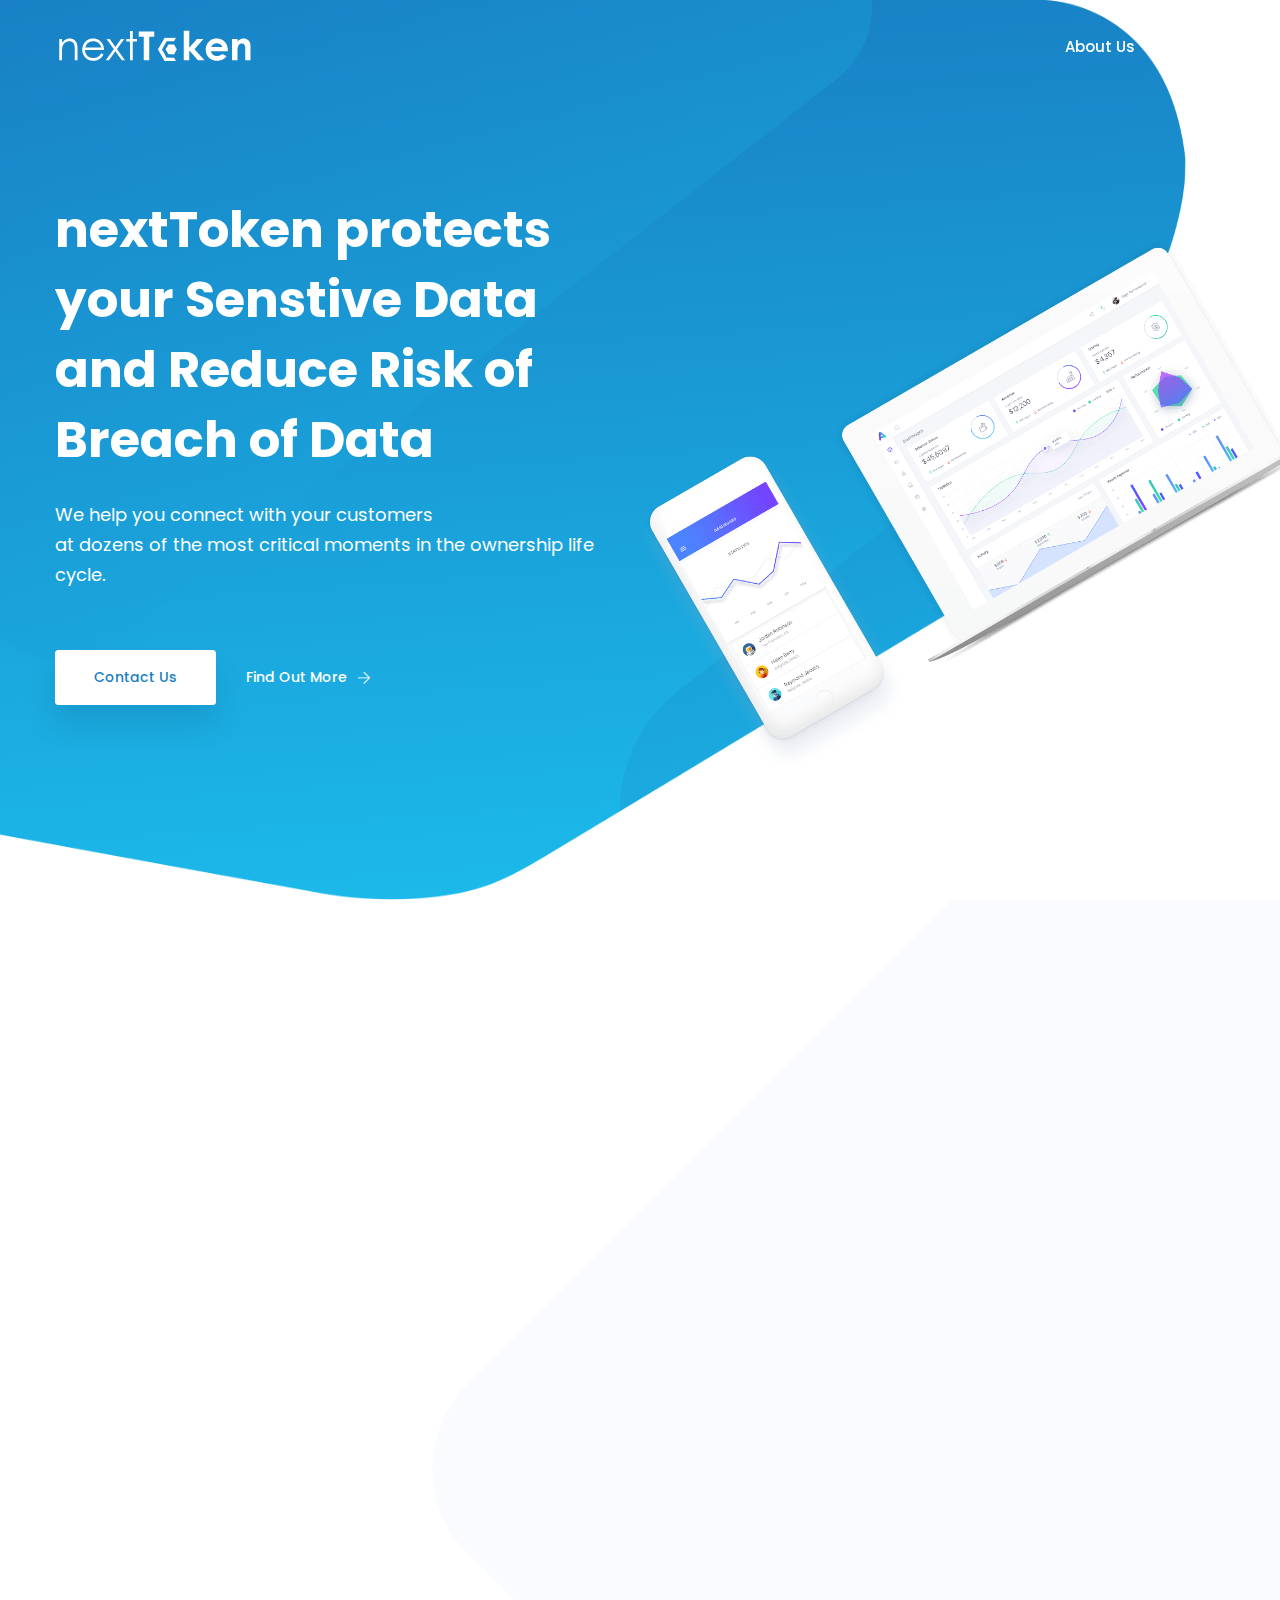
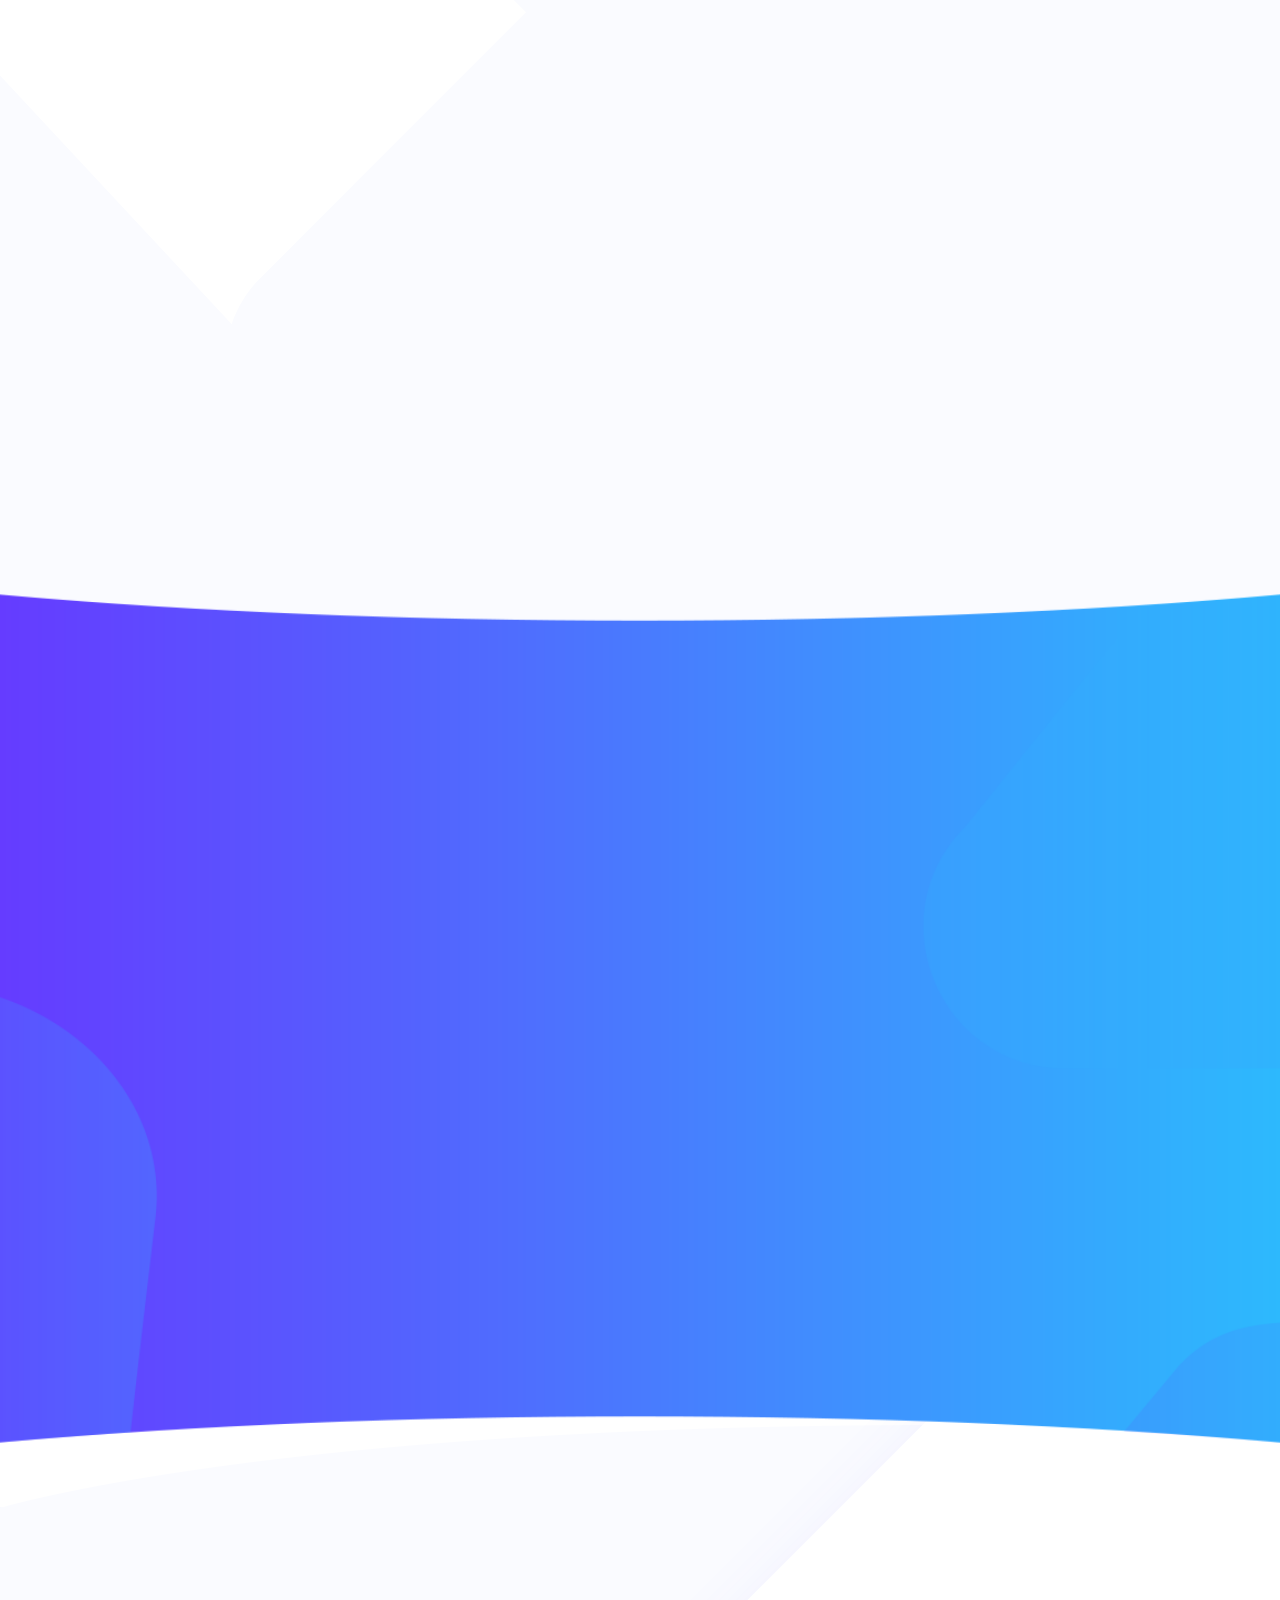
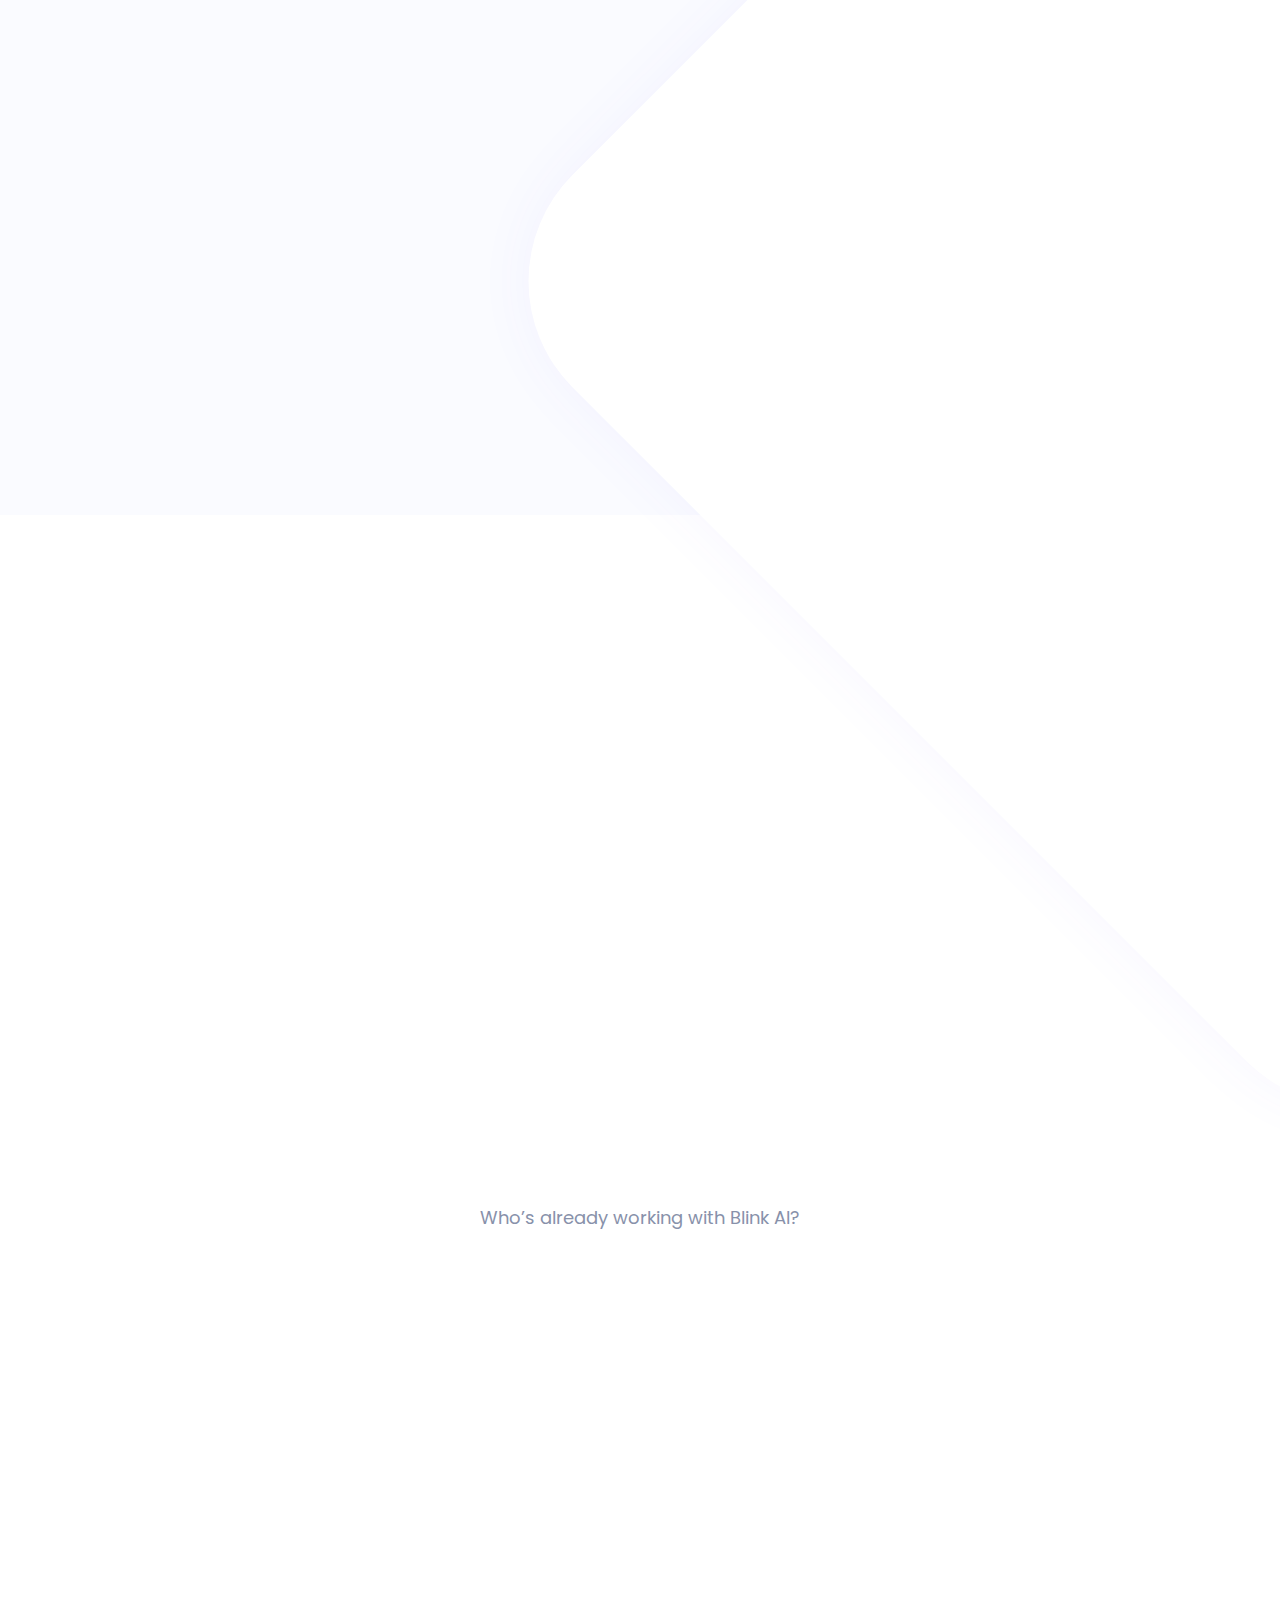
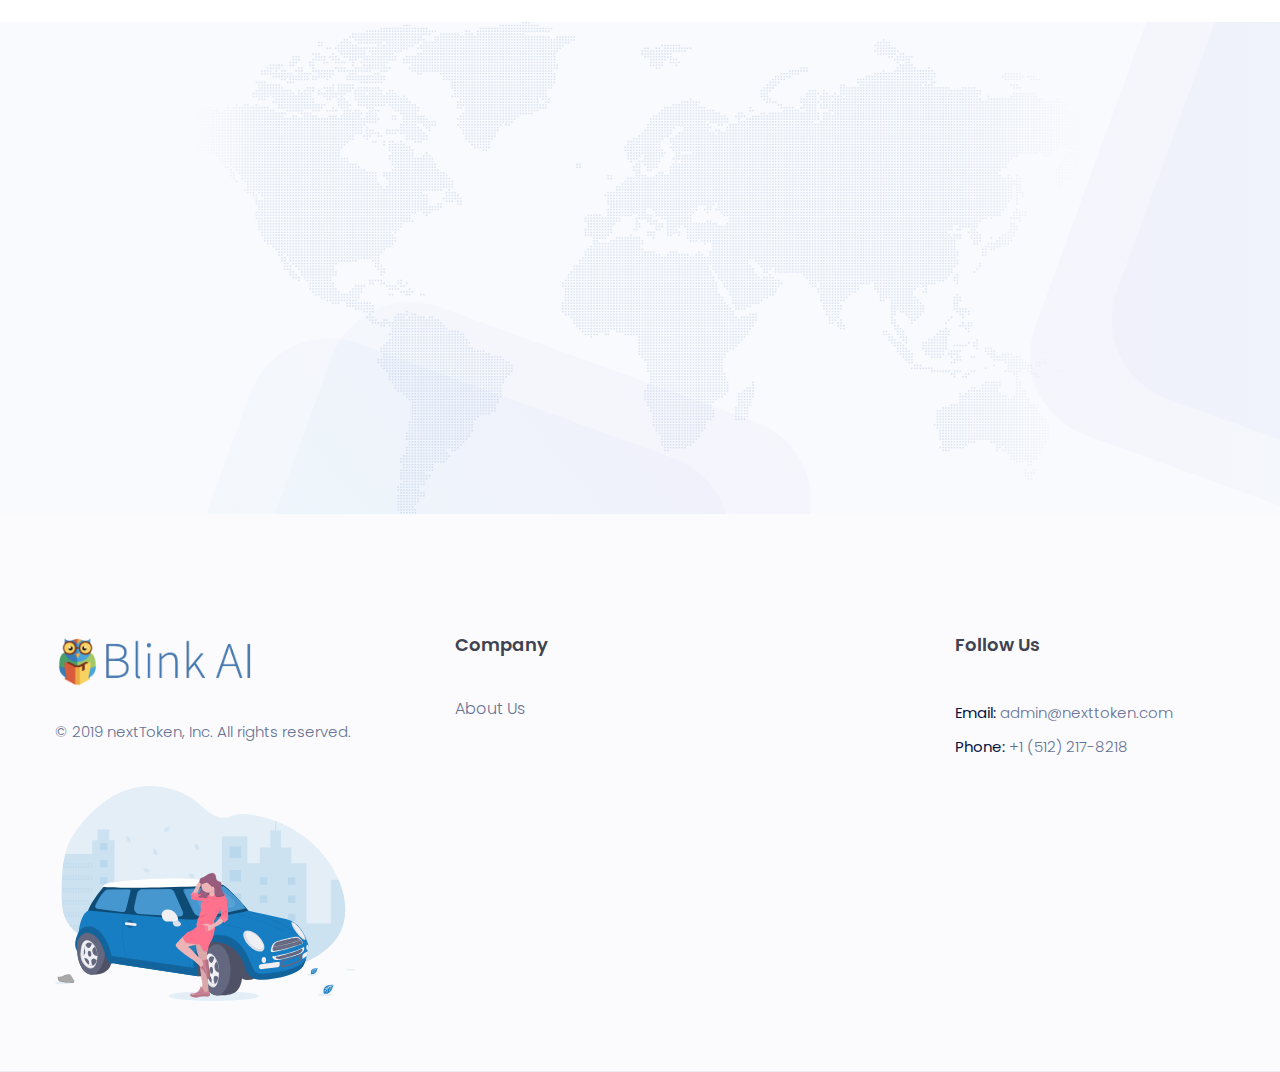
<file: index.html>
<!doctype html>
<html lang="en">

<head>
    <!-- Required meta tags -->
    <meta charset="utf-8">
    <meta name="viewport" content="width=device-width, initial-scale=1, shrink-to-fit=no">
    <link rel="shortcut icon" href="img/favicon.png" type="image/x-icon">
    <title>nextToken | API Solution to Securing Sensitive Data</title>
    <!-- Bootstrap CSS -->
    <link rel="stylesheet" href="css/bootstrap.min.css">
    <link rel="stylesheet" href="vendors/bootstrap-selector/css/bootstrap-select.min.css">
    <!--icon font css-->
    <link rel="stylesheet" href="vendors/themify-icon/themify-icons.css">
    <link rel="stylesheet" href="vendors/flaticon/flaticon.css">
    <link rel="stylesheet" href="vendors/animation/animate.css">
    <link rel="stylesheet" href="vendors/owl-carousel/assets/owl.carousel.min.css">
    <link rel="stylesheet" href="vendors/magnify-pop/magnific-popup.css">
    <link rel="stylesheet" href="vendors/nice-select/nice-select.css">
    <link rel="stylesheet" href="css/style.css">
    <link rel="stylesheet" href="css/responsive.css">
</head>

<body>
    <div id="preloader">
        <div id="ctn-preloader" class="ctn-preloader">
            <div class="animation-preloader">
                <div class="spinner"></div>
                <div class="txt-loading">
                    <span data-text-preloader="n" class="letters-loading">
                            n
                        </span>
                    <span data-text-preloader="e" class="letters-loading">
                            e
                        </span>
                    <span data-text-preloader="x" class="letters-loading">
                            x
                        </span>
                    <span data-text-preloader="t" class="letters-loading">
                            t
                        </span>
                    <span data-text-preloader="T" class="letters-loading">
                            T
                        </span>
                    <span data-text-preloader="o" class="letters-loading">
                            o
                        </span>
                    <span data-text-preloader="k" class="letters-loading">
                        k
                    </span>
                    <span data-text-preloader="e" class="letters-loading">
                        e
                    </span>
                    <span data-text-preloader="n" class="letters-loading">
                        n
                    </span>
                </div>
                <p class="text-center">Loading</p>
            </div>
            <div class="loader">
                <div class="row">
                    <div class="col-3 loader-section section-left"><div class="bg"></div></div>
                    <div class="col-3 loader-section section-left"><div class="bg"></div></div>
                    <div class="col-3 loader-section section-right"><div class="bg"></div></div>
                    <div class="col-3 loader-section section-right"><div class="bg"></div></div>
                </div>
            </div>
        </div>
    </div>
    <div class="wrapper">
        <header class="header_area">
            <nav class="navbar navbar-expand-lg menu_one menu_four">
                <div class="container">
                    <a class="navbar-brand sticky_logo" href="index.html"><img src="img/next_token_white.png" alt="logo" height="50"><img src="img/next_token_white.png" alt="" height="50"></a>
                    <button class="navbar-toggler collapsed" type="button" data-toggle="collapse" data-target="#navbarSupportedContent" aria-controls="navbarSupportedContent" aria-expanded="false" aria-label="Toggle navigation">
                        <span class="menu_toggle">
                            <span class="hamburger">
                                <span></span>
                                <span></span>
                                <span></span>
                            </span>
                            <span class="hamburger-cross">
                                <span></span>
                                <span></span>
                            </span>
                        </span>
                    </button>
                    <div class="collapse navbar-collapse" id="navbarSupportedContent">
                        <ul class="navbar-nav menu w_menu ml-auto">
                            <li class="nav-item"><a href="about-us.html" class="nav-link">About Us</a></li>
                            <li class="nav-item"><a href="index.html" class="nav-link">Home</a></li>
                        </ul>
                    </div>
                </div>
            </nav>
        </header>
        <section class="payment_banner_area">
            <div class="shape one"></div>
            <div class="shape two"></div>
            <div class="container">
                <div class="payment_banner_content wow fadeInLeft" data-wow-delay="0.4s">
                    <h1 class="f_p f_700 f_size_50 w_color">nextToken protects your Senstive Data and Reduce Risk of Breach of Data</h1>
                    <p class="w_color f_p f_size_18">We help you connect with your customers <br />at dozens of the most critical moments in the ownership life cycle.</p>
                    <div class="action_btn d-flex align-items-center mt_60">
                        <a href="#contact-us" class="btn_hover agency_banner_btn">Contact Us</a>
                        <a href="#services" class="agency_banner_btn_two">Find Out More<i class="ti-arrow-right"></i></a>
                    </div>
                </div>
            </div>
            <div class="animation_img_two wow fadeInRight" data-wow-delay="0.5s">
                <img src="img/home9/mac.png" alt="">
            </div>
            <img class="svg_intro_bottom" src="img/home9/shape.png" alt="">
        </section>

        <section class="payment_features_area">
            <div class="bg_shape shape_one"></div>
            <div class="bg_shape shape_two"></div>
            <div class="bg_shape shape_three"></div>
            <div class="container">
                <div class="row featured_item">
                    <div class="col-lg-6">
                        <div class="payment_featured_img wow fadeInLeft" data-wow-delay="0.2s">
                            <img src="img/home9/featured_img.svg" alt="" width="680px">
                        </div>
                    </div>
                    <div class="col-lg-6 d-flex align-items-center">
                        <div class="payment_features_content pl_70 wow fadeInRight" data-wow-delay="0.3s">
                            <div class="icon">
                                <img class="img_shape" src="img/home9/icon_shape.png" alt="">
                                <img class="icon_img" src="img/home9/icon1.png" alt="">
                            </div>
                            <h2>Directly Integrated Scheduling</h2>
                            <p>Automatically schedule appointments in dealers shop management system, one of the only companies which supports such deep integration</p>
                            <!--
                            <a href="#" class="btn_hover agency_banner_btn pay_btn">Sign Up for Free</a>
                            <a href="#" class="btn_hover agency_banner_btn pay_btn pay_btn_two">Find Out More</a>
                            -->
                        </div>
                    </div>
                </div>
                <div class="row flex-row-reverse featured_item">
                    <div class="col-lg-6">
                        <div class="payment_featured_img img_two wow fadeInRight" data-wow-delay="0.3s">
                            <img src="img/home9/featured_img_two.svg" alt="" width="680px">
                        </div>
                    </div>
                    <div class="col-lg-6 d-flex align-items-center">
                        <div class="payment_features_content pr_70 wow fadeInLeft" data-wow-delay="0.4s">
                            <div class="icon">
                                <img class="img_shape" src="img/home9/icon_shape.png" alt="">
                                <img class="icon_img" src="img/home9/icon2.png" alt="">
                            </div>
                            <h2>Fully Automated</h2>
                            <p>Effortlessly reduce your service department’s workload with Blink AI's automated reminders, confirmations, cancellations and much more!</p>
                            <!--
                            <a href="#" class="btn_hover agency_banner_btn pay_btn">Pay On Ebay</a>
                            <a href="#" class="btn_hover agency_banner_btn pay_btn pay_btn_two">Pay On Website</a>
                            -->
                        </div>
                    </div>
                </div>
            </div>
        </section>

        <section class="payment_service_area" id="services">
            <div class="container">
                <div class="row flex-row-reverse">
                    <div class="col-lg-4">
                        <div class="service-content wow fadeInRight" data-wow-delay="0.2s">
                            <div class="pay_icon">
                                <div class="icon_shape"></div>
                                <img src="img/home9/icon1.png" alt="">
                            </div>
                            <h2 class="f_p w_color f_700">Our Services</h2>
                            <p class="f_p w_color">Our services help customers book service appointments, using their favorite platform, anytime, anywhere! And keep them coming every time</p>
                        </div>
                    </div>
                    <div class="col-lg-8">
                        <div class="row">
                            <div class="col-md-6 media payment_service_item wow fadeInUp" data-wow-delay="0.2s">
                                <div class="icon">
                                    <img src="img/home9/icon8.png" alt="">
                                </div>
                                <div class="media-body">
                                    <h3 class="f_size_20 f_p w_color f_600">Reminders</h3>
                                    <p class="f_400 f_size_15 w_color">Customer gets reminded of their appointment when its the right time. We make sure they show up</p>
                                </div>
                            </div>
                            <div class="col-md-6 media payment_service_item wow fadeInUp" data-wow-delay="0.3s">
                                <div class="icon">
                                    <img src="img/home9/icon6.png" alt="">
                                </div>
                                <div class="media-body">
                                    <h3 class="f_size_20 f_p w_color f_600">Flexible</h3>
                                    <p class="f_400 f_size_15 w_color">We let customer chose how they want to book. Everything from a phone call to facebook messenger</p>
                                </div>
                            </div>
                            <div class="col-md-6 media payment_service_item wow fadeInUp" data-wow-delay="0.4s">
                                <div class="icon">
                                    <img src="img/home9/icon5.png" alt="">
                                </div>
                                <div class="media-body">
                                    <h3 class="f_size_20 f_p w_color f_600">Convenient</h3>
                                    <p class="f_400 f_size_15 w_color">Customers book their appointment with as less as 1 step</p>
                                </div>
                            </div>
                            <div class="col-md-6 media payment_service_item wow fadeInUp" data-wow-delay="0.5s">
                                <div class="icon">
                                    <img src="img/home9/icon4.png" alt="">
                                </div>
                                <div class="media-body">
                                    <h3 class="f_size_20 f_p w_color f_600">24 x 7</h3>
                                    <p class="f_400 f_size_15 w_color">We are always there for your customers, even when the dealership is closed</p>
                                </div>
                            </div>
                            <div class="col-md-6 media payment_service_item wow fadeInUp" data-wow-delay="0.6s">
                                <div class="icon">
                                    <img src="img/home9/icon8.png" alt="">
                                </div>
                                <div class="media-body">
                                    <h3 class="f_size_20 f_p w_color f_600">Safer</h3>
                                    <p class="f_400 f_size_15 w_color">All our services are secured via latest security standards on all platforms</p>
                                </div>
                            </div>
                        </div>
                    </div>
                </div>
            </div>
        </section>

        <section class="payment_clients_area">
            <div class="clients_bg_shape_top"></div>
            <div class="clients_bg_shape_right"></div>
            <div class="container">
                <div class="row">
                    <div class="col-lg-6">
                        <div class="payment_features_content pr_70 wow fadeInLeft" data-wow-delay="0.2s">
                            <div class="icon">
                                <img class="img_shape" src="img/home9/icon_shape.png" alt="">
                                <img class="icon_img" src="img/home9/icon9.png" alt="">
                            </div>
                            <h2>Be there 24/7 for your customers</h2>
                            <p>Your customers can respond and schedule when it’s convenient for them, and from wherever they want!</p>
                            <br /><br />
                            <!--
                            <a href="#" class="btn_hover agency_banner_btn pay_btn">Sign Up for Free</a>
                            <a href="#" class="btn_hover agency_banner_btn pay_btn pay_btn_two">Sign Up for Free</a>
                            -->
                        </div>
                    </div>
                    <div class="col-lg-6">
                        <div class="payment_clients_inner">
                            <div class="clients_item one wow fadeInLeft" data-wow-delay="0.2s">
                                <img src="img/home9/fb.svg" alt="" title="Facebook" width="67">
                            </div>
                            <div class="clients_item two wow fadeInLeft" data-wow-delay="0.3s">
                                <img src="img/home9/messenger.svg" alt="" title="Facebook Messenger" width="120">
                            </div>
                            <div class="clients_item three wow fadeInLeft" data-wow-delay="0.4s">
                                <img src="img/home9/call.svg" alt="" title="Phone" width="80">
                            </div>
                            <div class="clients_item four wow fadeInLeft" data-wow-delay="0.5s">
                                <img src="img/home9/sms.png" alt="" title="SMS" width="68">
                            </div>
                            <div class="clients_item five wow fadeInLeft" data-wow-delay="0.6s">
                                <img src="img/home9/agent.svg" alt="" title="IVR" width="60">
                            </div>
                            <div class="clients_item six wow fadeInLeft" data-wow-delay="0.7s">
                                <img src="img/home9/alexa.png" alt="" title="Alexa" width="85">
                            </div>
                            <div class="clients_item seven wow fadeInLeft" data-wow-delay="0.8s">
                                <img src="img/home9/email.svg" alt="" title="Email" width="50">
                            </div>
                            <div class="clients_item eight wow fadeInLeft" data-wow-delay="0.8s">
                                <img src="img/home9/google-home.png" alt="" title="Google Home" width="50">
                            </div>
                        </div>
                    </div>
                </div>
            </div>
        </section>
        <section class="payment_features_area">
            <div class="container">
                <div class="row featured_item">
                    <div class="col-lg-6">
                        <div class="payment_featured_img wow fadeInLeft" data-wow-delay="0.2s">
                            <img src="img/home9/texting.svg" alt="" width="680px">
                        </div>
                    </div>
                    <div class="col-lg-6 d-flex align-items-center">
                        <div class="payment_features_content pl_70 wow fadeInRight" data-wow-delay="0.3s">
                            <p>"82% of respondents said they read every text or SMS message that they receive" - <small>Twilio</small></p>
                            <p>"Voicemails have a highly-effective 96% listen rate." - <small>Foundlocal</small></p>
                            <p>"Messages have an 80% open rate rate and 4x-10x the click-thru rate of e-mail. It’s also the #1 app in the U.S. and Canada" - <small>Facebook</small></p>
                        </div>
                    </div>
                </div>
            </div>
        </section>
        <section class="partner_logo_area_two">
            <div class="clients_bg_shape_bottom"></div>
            <div class="container">
                <h4 class="f_size_18 f_400 f_p text-center l_height28 mb_70">Who’s already working with Blink AI?</h4>
                <div class="row partner_info no_contrast_effect">
                    <div class="logo_item wow fadeInLeft" data-wow-delay="0.1s">
                        <a href="#"><img src="img/home9/auto/toyota.png" alt="" height="100"></a>
                    </div>
                    <div class="logo_item wow fadeInLeft" data-wow-delay="0.2s">
                        <a href="#"><img src="img/home9/auto/ford.png" alt="" height="100"></a>
                    </div>
                    <div class="logo_item wow fadeInLeft" data-wow-delay="0.3s">
                        <a href="#"><img src="img/home9/auto/honda.png" alt="" height="100"></a>
                    </div>
                    <div class="logo_item wow fadeInLeft" data-wow-delay="0.4s">
                        <a href="#"><img src="img/home9/auto/vw.png" alt="" height="100"></a>
                    </div>
                    <div class="logo_item wow fadeInLeft" data-wow-delay="0.5s">
                        <a href="#"><img src="img/home9/auto/nissan.png" alt="" height="100"></a>
                    </div>
                    <div class="logo_item wow fadeInLeft" data-wow-delay="0.6s">
                        <a href="#"><img src="img/home9/auto/chevrolet.png" alt="" height="100"></a>
                    </div>
                </div>
            </div>
        </section>
        <section class="s_subscribe_area" id="contact-us">
            <div class="s_shap">
                 <svg class="right_shape" xmlns="http://www.w3.org/2000/svg" xmlns:xlink="http://www.w3.org/1999/xlink">
                    <defs>
                        <linearGradient id="PSgrad_5">
                            <stop offset="0%" stop-color="rgb(103,84,226)" stop-opacity="0.95" />
                            <stop offset="100%" stop-color="rgb(25,204,230)" stop-opacity="0.95" />
                        </linearGradient>
                    </defs>
                    <path fill="url(#PSgrad_5)"
                    d="M543.941,156.289 L227.889,41.364 C184.251,25.497 136.000,47.975 120.118,91.571 L5.084,407.325 C-10.799,450.921 11.701,499.127 55.339,514.995 L371.391,629.920 C415.029,645.788 463.280,623.309 479.162,579.713 L594.196,263.959 C610.079,220.362 587.579,172.157 543.941,156.289 Z"/>
                    <path fill="url(#PSgrad_5)"
                    d="M625.661,120.004 L309.609,5.079 C265.971,-10.790 217.720,11.689 201.838,55.286 L86.804,371.039 C70.921,414.636 93.421,462.842 137.059,478.709 L453.111,593.634 C496.749,609.502 545.000,587.024 560.882,543.427 L675.916,227.673 C691.799,184.077 669.299,135.872 625.661,120.004 Z"/>
                </svg>
                <svg class="bottom_shape" xmlns="http://www.w3.org/2000/svg" xmlns:xlink="http://www.w3.org/1999/xlink">
                    <defs>
                        <linearGradient id="PSgrad_6" x1="76.604%" x2="0%" y1="0%" y2="64.279%">
                        <stop offset="0%" stop-color="rgb(103,84,226)" stop-opacity="0.95" />
                        <stop offset="100%" stop-color="rgb(25,204,230)" stop-opacity="0.95" />
                        </linearGradient>
                    </defs>
                    <path fill="url(#PSgrad_6)"
                    d="M543.941,156.289 L227.889,41.365 C184.251,25.496 136.000,47.975 120.118,91.572 L5.084,407.325 C-10.799,450.922 11.701,499.127 55.339,514.995 L371.391,629.920 C415.029,645.788 463.280,623.310 479.162,579.713 L594.196,263.959 C610.079,220.362 587.579,172.157 543.941,156.289 Z"/>
                    <path fill="url(#PSgrad_6)"
                    d="M625.661,120.004 L309.609,5.078 C265.971,-10.789 217.720,11.689 201.838,55.286 L86.804,371.040 C70.921,414.636 93.421,462.842 137.059,478.709 L453.111,593.634 C496.749,609.502 545.000,587.023 560.882,543.427 L675.916,227.673 C691.799,184.077 669.299,135.871 625.661,120.004 Z"/>
                </svg>
            </div>
            <div class="container">
                <div class="sec_title text-center mb_50 wow fadeInUp" data-wow-delay="0.4s">
                    <h2 class="f_p f_size_30 l_height50 f_600 t_color">Interested, reach out to us!</h2>
                    <p class="f_300 f_size_18 l_height34">We will help you through each step of protecting your senstive data !</p>
                </div>
                <form class="mailchimp wow fadeInUp" data-wow-delay="0.6s" method="post">
                    <div class="input-group s_subcribes">
                        <input type="text" name="EMAIL" class="form-control memail" placeholder="E-Mail Address">
                        <button class="btn btn-submit" type="submit"><i class="ti-arrow-right"></i></button>
                    </div>
                    <p class="mchimp-errmessage" style="display: none;"></p>
                    <p class="mchimp-sucmessage" style="display: none;"></p>
                </form>
            </div>
        </section>
        <footer class="footer_area_two">
            <div class="footer_top_two">
                <div class="container">
                    <div class="row">
                        <div class="col-lg-4 col-md-6">
                            <div class="f_widget company_widget pr_20">
                                <a href="index.html" class="f-logo"><img src="img/blink_logo_color.png" srcset="img/blink_logo_color.png" alt="" width="200"></a>
                                <p class="f_300 f_p f_size_15 l_height28 mt_30 mb_40">&copy; 2019 nextToken, Inc. All rights reserved.</p>
                                <img src="img/home9/car.svg" alt="" width="300">
                            </div>
                        </div>
                        <div class="col-lg-2 col-md-6">
                            <div class="f_widget about-widget">
                                <h3 class="f-title f_600 t_color2 f_size_18 mb_40">Company</h3>
                                <ul class="list-unstyled f_list">
                                    <li><a href="about-us.html">About Us</a></li>
                                </ul>
                            </div>
                        </div>
                        <div class="col-lg-3 col-md-6">
                            <div class="f_widget about-widget">
                            </div>
                        </div>
                        <div class="col-lg-3 col-md-6">
                            <div class="f_widget social_widget">
                                <h3 class="f-title f_600 t_color2 f_size_18 mb_40">Follow Us</h3>
                                <div class="widget-wrap">
                                    <p class="f_400 f_p f_size_15 mb-0 l_height34"><span>Email:</span> <a href="mailto:product@nexttoken.com" class="f_300">admin@nexttoken.com</a></p>
                                    <p class="f_400 f_p f_size_15 mb-0 l_height34"><span>Phone:</span> <a href="tel:15122178218" class="f_300">+1 (512) 217-8218</a></p>
                                </div>
                            </div>
                        </div>
                    </div>
                </div>
            </div>
        </footer>
    </div>
    
    <!-- Optional JavaScript -->
    <!-- jQuery first, then Popper.js, then Bootstrap JS -->
    <script src="js/jquery-3.2.1.min.js"></script>
    <script src="js/propper.js"></script>
    <script src="js/bootstrap.min.js"></script>
    <script src="vendors/wow/wow.min.js"></script>
    <script src="vendors/sckroller/jquery.parallax-scroll.js"></script>
    <script src="vendors/owl-carousel/owl.carousel.min.js"></script>
    <script src="vendors/imagesloaded/imagesloaded.pkgd.min.js"></script>
    <script src="vendors/isotope/isotope-min.js"></script>
    <script src="vendors/magnify-pop/jquery.magnific-popup.min.js"></script>
    <script src="vendors/bootstrap-selector/js/bootstrap-select.min.js"></script>
    <script src="vendors/nice-select/jquery.nice-select.min.js"></script>
    <script src="js/plugins.js"></script>
    <script src="js/main.js"></script>
</body>

</html>
</file>
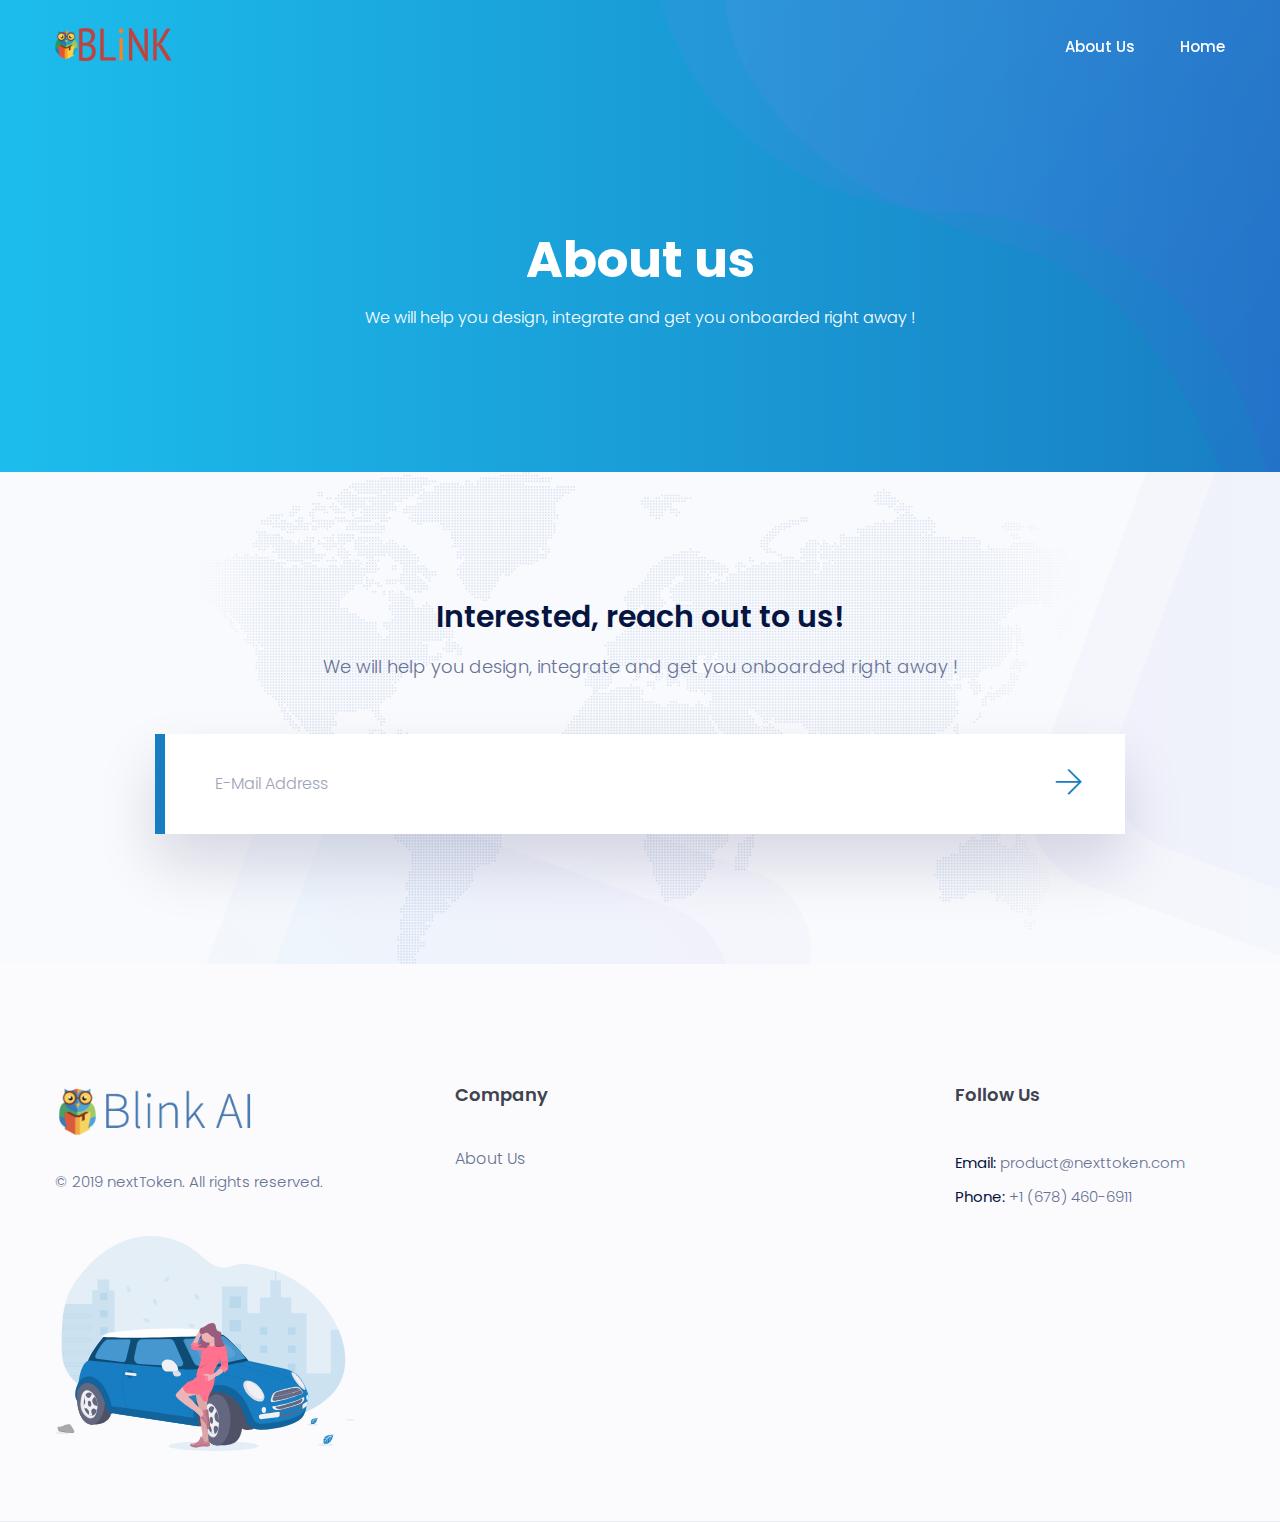
<file: about-us.html>
<!doctype html>
<html lang="en">

<head>
    <!-- Required meta tags -->
    <meta charset="utf-8">
    <meta name="viewport" content="width=device-width, initial-scale=1, shrink-to-fit=no">
    <link rel="shortcut icon" href="img/favicon.png" type="image/x-icon">
    <title>nextToken | Protection for Sensitive Data</title>
    <!-- Bootstrap CSS -->
    <link rel="stylesheet" href="css/bootstrap.min.css">
    <link rel="stylesheet" href="vendors/bootstrap-selector/css/bootstrap-select.min.css">
    <!--icon font css-->
    <link rel="stylesheet" href="vendors/themify-icon/themify-icons.css">
    <link rel="stylesheet" href="vendors/flaticon/flaticon.css">
    <link rel="stylesheet" href="vendors/animation/animate.css">
    <link rel="stylesheet" href="vendors/owl-carousel/assets/owl.carousel.min.css">
    <link rel="stylesheet" href="vendors/magnify-pop/magnific-popup.css">
    <link rel="stylesheet" href="vendors/nice-select/nice-select.css">
    <link rel="stylesheet" href="css/style.css">
    <link rel="stylesheet" href="css/responsive.css">
</head>

<body>
    <div id="preloader">
        <div id="ctn-preloader" class="ctn-preloader">
            <div class="animation-preloader">
                <div class="spinner"></div>
                <div class="txt-loading">
                    <span data-text-preloader="n" class="letters-loading">
                            n
                        </span>
                    <span data-text-preloader="e" class="letters-loading">
                            e
                        </span>
                    <span data-text-preloader="x" class="letters-loading">
                            x
                        </span>
                    <span data-text-preloader="t" class="letters-loading">
                            t
                        </span>
                    <span data-text-preloader="T" class="letters-loading">
                            T
                        </span>
                    <span data-text-preloader="o" class="letters-loading">
                            o
                        </span>
                    <span data-text-preloader="k" class="letters-loading">
                        k
                    </span>
                </div>
                <p class="text-center">Loading</p>
            </div>
            <div class="loader">
                <div class="row">
                    <div class="col-3 loader-section section-left"><div class="bg"></div></div>
                    <div class="col-3 loader-section section-left"><div class="bg"></div></div>
                    <div class="col-3 loader-section section-right"><div class="bg"></div></div>
                    <div class="col-3 loader-section section-right"><div class="bg"></div></div>
                </div>
            </div>
        </div>
    </div>
    <div class="wrapper">
        <header class="header_area">
            <nav class="navbar navbar-expand-lg menu_one menu_four">
                <div class="container">
                    <a class="navbar-brand sticky_logo" href="index.html"><img src="img/logo2.png" srcset="img/blink_logo_white.png 2x" alt="logo" height="50"><img src="img/logo.png" srcset="img/blink_logo_color.png 2x" alt="" height="50"></a>
                    <button class="navbar-toggler collapsed" type="button" data-toggle="collapse" data-target="#navbarSupportedContent" aria-controls="navbarSupportedContent" aria-expanded="false" aria-label="Toggle navigation">
                        <span class="menu_toggle">
                            <span class="hamburger">
                                <span></span>
                                <span></span>
                                <span></span>
                            </span>
                            <span class="hamburger-cross">
                                <span></span>
                                <span></span>
                            </span>
                        </span>
                    </button>
                    <div class="collapse navbar-collapse" id="navbarSupportedContent">
                        <ul class="navbar-nav menu w_menu ml-auto">
                            <li class="nav-item"><a href="about-us.html" class="nav-link">About Us</a></li>
                            <li class="nav-item"><a href="index.html" class="nav-link">Home</a></li>
                        </ul>
                    </div>
                </div>
            </nav>
        </header>
    
    <section class="breadcrumb_area">
        <img class="breadcrumb_shap" src="img/breadcrumb/banner_bg.png" alt="">
        <div class="container">
            <div class="breadcrumb_content text-center">
                <h1 class="f_p f_700 f_size_50 w_color l_height50 mb_20">About us</h1>
                <p class="f_300 w_color f_size_16 l_height26">We will help you design, integrate and get you onboarded right away !</p>
            </div>
        </div>
    </section>
    <section class="s_subscribe_area" id="contact-us">
            <div class="s_shap">
                 <svg class="right_shape" xmlns="http://www.w3.org/2000/svg" xmlns:xlink="http://www.w3.org/1999/xlink">
                    <defs>
                        <linearGradient id="PSgrad_5">
                            <stop offset="0%" stop-color="rgb(103,84,226)" stop-opacity="0.95" />
                            <stop offset="100%" stop-color="rgb(25,204,230)" stop-opacity="0.95" />
                        </linearGradient>
                    </defs>
                    <path fill="url(#PSgrad_5)"
                    d="M543.941,156.289 L227.889,41.364 C184.251,25.497 136.000,47.975 120.118,91.571 L5.084,407.325 C-10.799,450.921 11.701,499.127 55.339,514.995 L371.391,629.920 C415.029,645.788 463.280,623.309 479.162,579.713 L594.196,263.959 C610.079,220.362 587.579,172.157 543.941,156.289 Z"/>
                    <path fill="url(#PSgrad_5)"
                    d="M625.661,120.004 L309.609,5.079 C265.971,-10.790 217.720,11.689 201.838,55.286 L86.804,371.039 C70.921,414.636 93.421,462.842 137.059,478.709 L453.111,593.634 C496.749,609.502 545.000,587.024 560.882,543.427 L675.916,227.673 C691.799,184.077 669.299,135.872 625.661,120.004 Z"/>
                </svg>
                <svg class="bottom_shape" xmlns="http://www.w3.org/2000/svg" xmlns:xlink="http://www.w3.org/1999/xlink">
                    <defs>
                        <linearGradient id="PSgrad_6" x1="76.604%" x2="0%" y1="0%" y2="64.279%">
                        <stop offset="0%" stop-color="rgb(103,84,226)" stop-opacity="0.95" />
                        <stop offset="100%" stop-color="rgb(25,204,230)" stop-opacity="0.95" />
                        </linearGradient>
                    </defs>
                    <path fill="url(#PSgrad_6)"
                    d="M543.941,156.289 L227.889,41.365 C184.251,25.496 136.000,47.975 120.118,91.572 L5.084,407.325 C-10.799,450.922 11.701,499.127 55.339,514.995 L371.391,629.920 C415.029,645.788 463.280,623.310 479.162,579.713 L594.196,263.959 C610.079,220.362 587.579,172.157 543.941,156.289 Z"/>
                    <path fill="url(#PSgrad_6)"
                    d="M625.661,120.004 L309.609,5.078 C265.971,-10.789 217.720,11.689 201.838,55.286 L86.804,371.040 C70.921,414.636 93.421,462.842 137.059,478.709 L453.111,593.634 C496.749,609.502 545.000,587.023 560.882,543.427 L675.916,227.673 C691.799,184.077 669.299,135.871 625.661,120.004 Z"/>
                </svg>
            </div>
            <div class="container">
                <div class="sec_title text-center mb_50 wow fadeInUp" data-wow-delay="0.4s">
                    <h2 class="f_p f_size_30 l_height50 f_600 t_color">Interested, reach out to us!</h2>
                    <p class="f_300 f_size_18 l_height34">We will help you design, integrate and get you onboarded right away !</p>
                </div>
                <form class="mailchimp wow fadeInUp" data-wow-delay="0.6s" method="post">
                    <div class="input-group s_subcribes">
                        <input type="text" name="EMAIL" class="form-control memail" placeholder="E-Mail Address">
                        <button class="btn btn-submit" type="submit"><i class="ti-arrow-right"></i></button>
                    </div>
                    <p class="mchimp-errmessage" style="display: none;"></p>
                    <p class="mchimp-sucmessage" style="display: none;"></p>
                </form>
            </div>
    </section>
    <footer class="footer_area_two">
            <div class="footer_top_two">
                <div class="container">
                    <div class="row">
                        <div class="col-lg-4 col-md-6">
                            <div class="f_widget company_widget pr_20">
                                <a href="index.html" class="f-logo"><img src="img/blink_logo_color.png" srcset="img/blink_logo_color.png 2x" alt="" width="200"></a>
                                <p class="f_300 f_p f_size_15 l_height28 mt_30 mb_40">&copy; 2019 nextToken. All rights reserved.</p>
                                <img src="img/home9/car.svg" alt="" width="300">
                            </div>
                        </div>
                        <div class="col-lg-2 col-md-6">
                            <div class="f_widget about-widget">
                                <h3 class="f-title f_600 t_color2 f_size_18 mb_40">Company</h3>
                                <ul class="list-unstyled f_list">
                                    <li><a href="about-us.html">About Us</a></li>
                                </ul>
                            </div>
                        </div>
                        <div class="col-lg-3 col-md-6">
                            <div class="f_widget about-widget">
                                <ul class="list-unstyled f_list">
                                </ul>
                            </div>
                        </div>
                        <div class="col-lg-3 col-md-6">
                            <div class="f_widget social_widget">
                                <h3 class="f-title f_600 t_color2 f_size_18 mb_40">Follow Us</h3>
                                <div class="widget-wrap">
                                    <p class="f_400 f_p f_size_15 mb-0 l_height34"><span>Email:</span> <a href="mailto:product@nexttoken.com" class="f_300">product@nexttoken.com</a></p>
                                    <p class="f_400 f_p f_size_15 mb-0 l_height34"><span>Phone:</span> <a href="tel:16784606911" class="f_300">+1 (678) 460-6911</a></p>
                                </div>
                            </div>
                        </div>
                    </div>
                </div>
            </div>
        </footer>
    <!-- Optional JavaScript -->
    <!-- jQuery first, then Popper.js, then Bootstrap JS -->
    <script src="js/jquery-3.2.1.min.js"></script>
    <script src="js/propper.js"></script>
    <script src="js/bootstrap.min.js"></script>
    <script src="vendors/wow/wow.min.js"></script>
    <script src="vendors/sckroller/jquery.parallax-scroll.js"></script>
    <script src="vendors/owl-carousel/owl.carousel.min.js"></script>
    <script src="vendors/imagesloaded/imagesloaded.pkgd.min.js"></script>
    <script src="vendors/isotope/isotope-min.js"></script>
    <script src="vendors/magnify-pop/jquery.magnific-popup.min.js"></script>
    <script src="js/plugins.js"></script>
    <script src="js/main.js"></script>
</body>

</html>
</file>
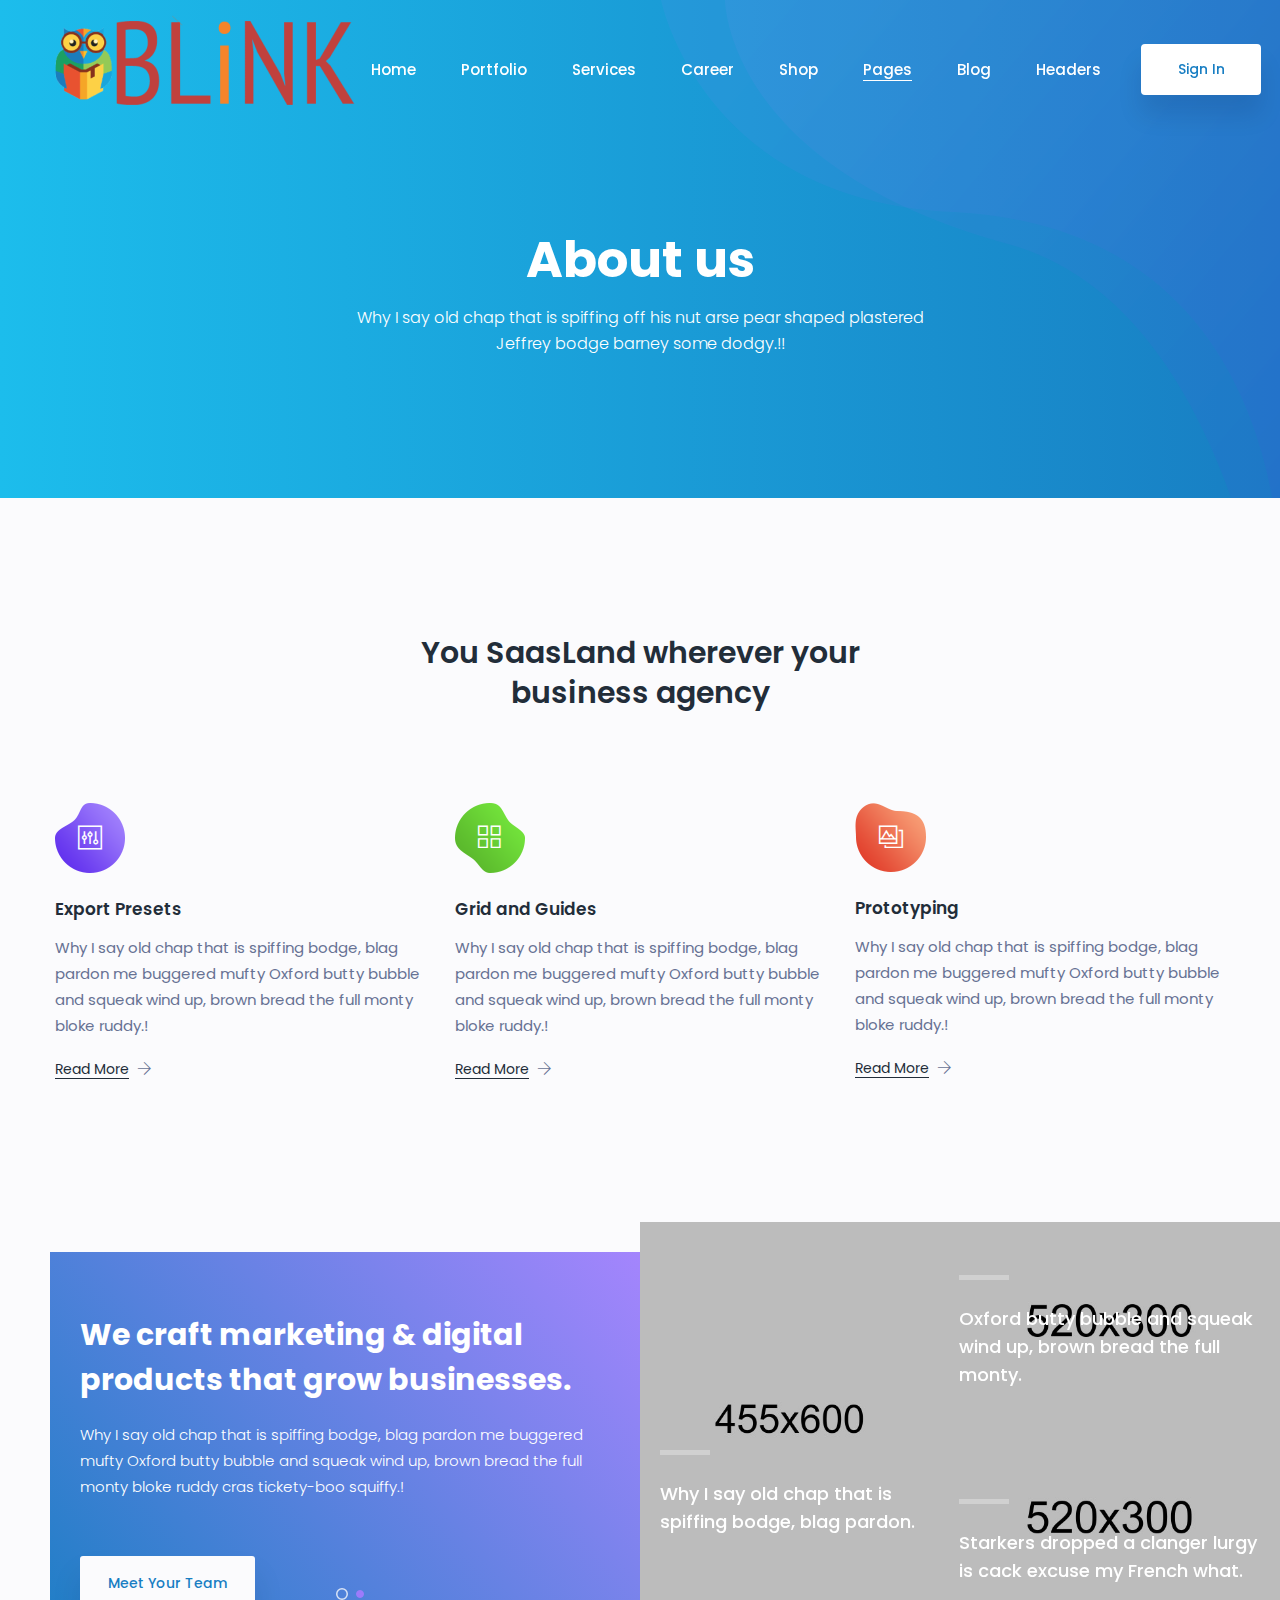
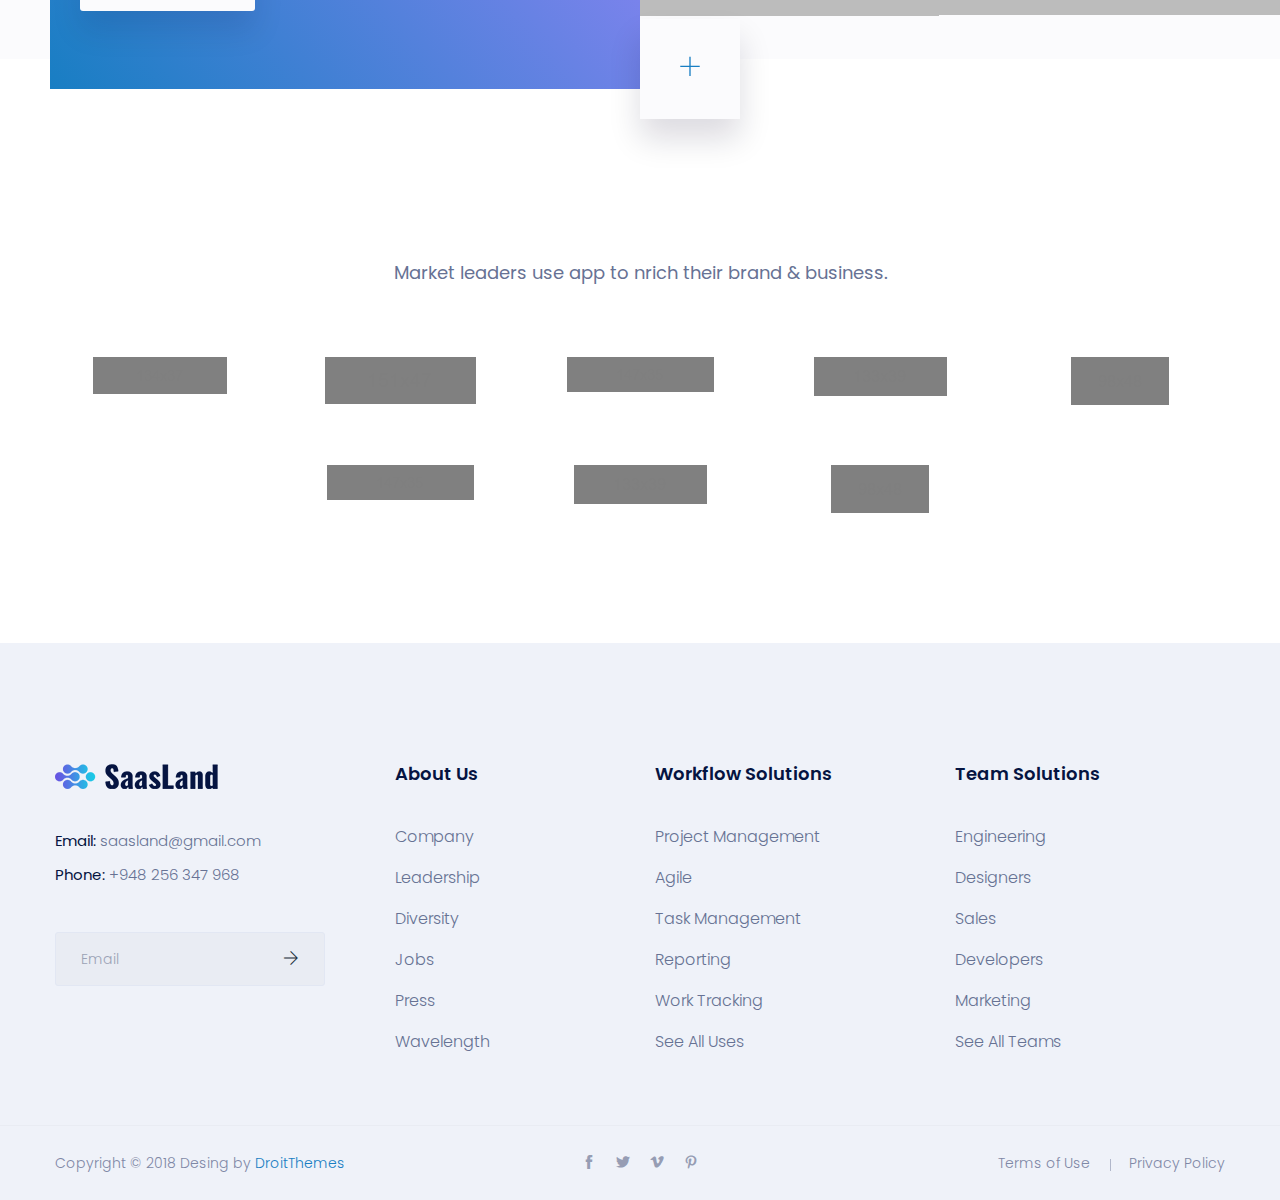
<file: about.html>
<!doctype html>
<html lang="en">

<head>
    <!-- Required meta tags -->
    <meta charset="utf-8">
    <meta name="viewport" content="width=device-width, initial-scale=1, shrink-to-fit=no">
    <link rel="shortcut icon" href="img/favicon.png" type="image/x-icon">
    <title>Saasland</title>
    <!-- Bootstrap CSS -->
    <link rel="stylesheet" href="css/bootstrap.min.css">
    <!--icon font css-->
    <link rel="stylesheet" href="vendors/themify-icon/themify-icons.css">
    <link rel="stylesheet" href="vendors/font-awesome/css/all.css">
    <link rel="stylesheet" href="vendors/flaticon/flaticon.css">
    <link rel="stylesheet" href="vendors/animation/animate.css">
    <link rel="stylesheet" href="vendors/owl-carousel/assets/owl.carousel.min.css">
    <link rel="stylesheet" href="vendors/animation/animate.css">
    <link rel="stylesheet" href="vendors/magnify-pop/magnific-popup.css">
    <link rel="stylesheet" href="vendors/elagent/style.css">
    <link rel="stylesheet" href="css/style.css">
    <link rel="stylesheet" href="css/responsive.css">
</head>

<body>
    <div id="preloader">
        <div id="ctn-preloader" class="ctn-preloader">
            <div class="animation-preloader">
                <div class="spinner"></div>
                <div class="txt-loading">
                    <span data-text-preloader="S" class="letters-loading">
                            S
                        </span>
                    <span data-text-preloader="A" class="letters-loading">
                            A
                        </span>
                    <span data-text-preloader="A" class="letters-loading">
                            A
                        </span>
                    <span data-text-preloader="S" class="letters-loading">
                            S
                        </span>
                    <span data-text-preloader="L" class="letters-loading">
                            L
                        </span>
                    <span data-text-preloader="A" class="letters-loading">
                            A
                        </span>
                    <span data-text-preloader="N" class="letters-loading">
                        N
                    </span>
                    <span data-text-preloader="D" class="letters-loading">
                        D
                    </span>
                </div>
                <p class="text-center">Loading</p>
            </div>
            <div class="loader">
                <div class="row">
                    <div class="col-3 loader-section section-left"><div class="bg"></div></div>
                    <div class="col-3 loader-section section-left"><div class="bg"></div></div>
                    <div class="col-3 loader-section section-right"><div class="bg"></div></div>
                    <div class="col-3 loader-section section-right"><div class="bg"></div></div>
                </div>
            </div>
        </div>
    </div>
    <header class="header_area">
        <nav class="navbar navbar-expand-lg menu_one menu_four">
            <div class="container">
                <a class="navbar-brand sticky_logo" href="#"><img src="img/logo2.png" srcset="img/logo2x-2.png 2x" alt="logo"><img src="img/logo.png" srcset="img/logo2x.png 2x" alt=""></a>
                <button class="navbar-toggler collapsed" type="button" data-toggle="collapse" data-target="#navbarSupportedContent" aria-controls="navbarSupportedContent" aria-expanded="false" aria-label="Toggle navigation">
                    <span class="menu_toggle">
                        <span class="hamburger">
                            <span></span>
                            <span></span>
                            <span></span>
                        </span>
                        <span class="hamburger-cross">
                            <span></span>
                            <span></span>
                        </span>
                    </span>
                </button>

                <div class="collapse navbar-collapse justify-content-center" id="navbarSupportedContent">
                    <ul class="navbar-nav menu w_menu">
                        <li class="nav-item dropdown submenu">
                            <a class="nav-link dropdown-toggle" href="#" role="button" data-toggle="dropdown" aria-haspopup="true" aria-expanded="false">
                            Home
                            </a>
                            <ul class="dropdown-menu">
                                <li class="nav-item"><a href="home-project-management.html" class="nav-link">Project Management</a></li>
                                <li class="nav-item"><a href="home-mail.html" class="nav-link">Mail</a></li>
                                <li class="nav-item"><a href="home-prototyping.html" class="nav-link">Prototyping</a></li>
                                <li class="nav-item"><a href="home-digital-marketing.html" class="nav-link">Digital Marketing</a></li>
                                <li class="nav-item"><a href="home-cloud.html" class="nav-link">Cloud</a></li>
                                <li class="nav-item"><a href="home-software-dark.html" class="nav-link">Software (dark)</a></li>
                                <li class="nav-item"><a href="home-app-showcase.html" class="nav-link">App Showcase</a></li>
                                <li class="nav-item"><a href="home-startup.html" class="nav-link">Startup</a></li>
                                <li class="nav-item"><a href="home-payment-processing.html" class="nav-link">Payment processing</a></li>
                                <li class="nav-item"><a href="home-saas.html" class="nav-link">Saas</a></li>
                            </ul>
                        </li>
                        <li class="nav-item dropdown submenu mega_menu">
                            <a class="nav-link dropdown-toggle" href="#" role="button" data-toggle="dropdown" aria-haspopup="true" aria-expanded="false">
                             Portfolio
                            </a>
                            <ul class="dropdown-menu">
                                <li class="nav-item">
                                    <a href="index.html" class="nav-link">Portfolio Grid</a>
                                    <ul class="dropdown-menu">
                                        <li class="nav-item"><a href="portfolio-grid-2col.html" class="nav-link">Style 1 (2 columns)</a></li>
                                        <li class="nav-item"><a href="portfolio-grid-3columns.html" class="nav-link">Style 1 (3 columns)</a></li>
                                        <li class="nav-item"><a href="portfolio-grid-4columns.html" class="nav-link">Style 1 (4 columns)</a></li>
                                        <li class="nav-item"><a href="portfolio-grid-2col-2.html" class="nav-link">Style 2 (2 columns)</a></li>
                                        <li class="nav-item"><a href="portfolio-grid-2col-3.html" class="nav-link">Style 2 (3 columns)</a></li>
                                        <li class="nav-item"><a href="portfolio-grid-2col-4.html" class="nav-link">Style 2 (4 columns)</a></li>
                                    </ul>
                                </li>
                                <li class="nav-item">
                                    <a href="index.html" class="nav-link">Portfolio Fluid</a>
                                    <ul class="dropdown-menu">
                                        <li class="nav-item"><a href="portfolio-fullwidth-3columns.html" class="nav-link">Style 1 (3 columns)</a></li>
                                        <li class="nav-item"><a href="portfolio-fullwidth-4columns.html" class="nav-link">Style 1 (4 columns)</a></li>
                                        <li class="nav-item"><a href="portfolio-grid-fullwidth1.html" class="nav-link">Style 2 (3 columns)</a></li>
                                        <li class="nav-item"><a href="portfolio-grid-fullwidth2.html" class="nav-link">Style 2 (4 columns)</a></li>
                                    </ul>
                                </li>
                                <li class="nav-item">
                                    <a href="index.html" class="nav-link">Portfolio Masonry</a>
                                    <ul class="dropdown-menu">
                                        <li class="nav-item"><a href="portfolio-mas-2col.html" class="nav-link">Style 1 (2 columns)</a></li>
                                        <li class="nav-item"><a href="portfolio-mas-3col.html" class="nav-link">Style 1 (3 columns)</a></li>
                                        <li class="nav-item"><a href="portfolio-mas-4col.html" class="nav-link">Style 1 (4 columns)</a></li>
                                        <li class="nav-item"><a href="portfolio-mas-3col-2.html" class="nav-link">Style 2 (3 columns)</a></li>
                                        <li class="nav-item"><a href="portfolio-mas-4col-2.html" class="nav-link">Style 2 (4 columns)</a></li>
                                    </ul>
                                </li>
                                <li class="nav-item">
                                    <a href="index.html" class="nav-link">Project details</a>
                                    <ul class="dropdown-menu">
                                        <li class="nav-item"><a href="portfolio-details-1.html" class="nav-link">Style 1</a></li>
                                        <li class="nav-item"><a href="portfolio-details-2.html" class="nav-link">Style 2</a></li>
                                        <li class="nav-item"><a href="portfolio-details-3.html" class="nav-link">Style 3</a></li>
                                    </ul>
                                </li>
                            </ul>
                        </li>
                        <li class="nav-item dropdown submenu">
                            <a class="nav-link dropdown-toggle" href="#" role="button" data-toggle="dropdown" aria-haspopup="true" aria-expanded="false">
                            Services
                            </a>
                            <ul class="dropdown-menu">
                                <li class="nav-item"><a href="service-1.html" class="nav-link">Service 1</a></li>
                                <li class="nav-item"><a href="service-2.html" class="nav-link">Service 2</a></li>
                                <li class="nav-item"><a href="service-3.html" class="nav-link">Service 3</a></li>
                                <li class="nav-item"><a href="process.html" class="nav-link">Our process</a></li>
                            </ul>
                        </li>
                        <li class="nav-item dropdown submenu">
                            <a class="nav-link dropdown-toggle" href="#" role="button" data-toggle="dropdown" aria-haspopup="true" aria-expanded="false">
                            Career
                            </a>
                            <ul class="dropdown-menu">
                                <li class="nav-item"><a href="job-listing.html" class="nav-link">Job listing</a></li>
                                <li class="nav-item"><a href="job-details.html" class="nav-link">Job detail</a></li>
                                <li class="nav-item"><a href="job-apply.html" class="nav-link">Apply to job</a></li>
                            </ul>
                        </li>
                        <li class="nav-item dropdown submenu">
                            <a class="nav-link dropdown-toggle" href="#" role="button" data-toggle="dropdown" aria-haspopup="true" aria-expanded="false">
                            Shop
                            </a>
                            <ul class="dropdown-menu">
                                <li class="nav-item"><a href="shop-grid.html" class="nav-link">Shop Grid</a></li>
                                <li class="nav-item"><a href="shop-list.html" class="nav-link">Shop list</a></li>
                                <li class="nav-item"><a href="product-details-1.html" class="nav-link">Product detail</a></li>
                                <li class="nav-item"><a href="shoping-cart.html" class="nav-link">Shopping cart</a></li>
                                <li class="nav-item"><a href="checkout.html" class="nav-link">Checkout</a></li>
                                <li class="nav-item"><a href="wishlist.html" class="nav-link">Wishlist</a></li>
                            </ul>
                        </li>
                        <li class="nav-item dropdown submenu active">
                            <a class="nav-link dropdown-toggle" href="#" role="button" data-toggle="dropdown" aria-haspopup="true" aria-expanded="false">
                            Pages
                            </a>
                            <ul class="dropdown-menu">
                                <li class="nav-item active"><a href="about.html" class="nav-link">About</a></li>
                                <li class="nav-item"><a href="price.html" class="nav-link">Pricing</a></li>
                                <li class="nav-item"><a href="team.html" class="nav-link">Team</a></li>
                                <li class="nav-item"><a href="faq.html" class="nav-link">FAQ</a></li>
                                <li class="nav-item"><a href="sign-up-1.html" class="nav-link">Sign Up 1</a></li>
                                <li class="nav-item"><a href="sign-up-2.html" class="nav-link">Sign Up 2</a></li>
                                <li class="nav-item"><a href="login.html" class="nav-link">login 1</a></li>
                                <li class="nav-item"><a href="sign1.html" class="nav-link">login 2</a></li>
                                <li class="nav-item"><a href="contact-1.html" class="nav-link">Contact 1</a></li>
                                <li class="nav-item"><a href="contact-2.html" class="nav-link">Contact 2</a></li>
                                <li class="nav-item"><a href="404.html" class="nav-link">404</a></li>
                            </ul>
                        </li>
                        <li class="nav-item dropdown submenu">
                            <a class="nav-link dropdown-toggle" href="#" role="button" data-toggle="dropdown" aria-haspopup="true" aria-expanded="false">
                            Blog
                            </a>
                            <ul class="dropdown-menu">
                                <li class="nav-item"><a href="blog-grid.html" class="nav-link">Blog Grid</a></li>
                                <li class="nav-item"><a href="blog-list.html" class="nav-link">Blog list</a></li>
                                <li class="nav-item"><a href="blog-masonry.html" class="nav-link">Blog Masonry</a></li>
                                <li class="nav-item"><a href="blog-masonry-sidebar.html" class="nav-link">Blog Masonry Sidebar</a></li>
                                <li class="nav-item"><a href="blog-single.html" class="nav-link">Blog Single</a></li>
                            </ul>
                        </li>
                        <li class="nav-item dropdown submenu">
                            <a class="nav-link dropdown-toggle" href="#" role="button" data-toggle="dropdown" aria-haspopup="true" aria-expanded="false">
                            Headers
                            </a>
                            <ul class="dropdown-menu">
                                <li class="nav-item"><a href="header-dark.html" class="nav-link">Header Dark</a></li>
                                <li class="nav-item"><a href="header-style2.html" class="nav-link">Header Style 2</a></li>
                                <li class="nav-item"><a href="header-style3.html" class="nav-link">Header Style 3</a></li>
                                <li class="nav-item"><a href="header-style4.html" class="nav-link">Header Style 4</a></li>
                                <li class="nav-item"><a href="header-style5.html" class="nav-link">Header Style 5</a></li>
                                <li class="nav-item"><a href="header-style6.html" class="nav-link">Header Style 6</a></li>
                                <li class="nav-item"><a href="header-style7.html" class="nav-link">Header Style 7</a></li>
                                <li class="nav-item"><a href="header-style8.html" class="nav-link">Header Style 8</a></li>
                            </ul>
                        </li>
                    </ul>
                </div>
                <a class="btn_get btn_hover hidden-sm hidden-xs" href="#get-app">Sign In</a>
            </div>
        </nav>
    </header>
    
    <section class="breadcrumb_area">
        <img class="breadcrumb_shap" src="img/breadcrumb/banner_bg.png" alt="">
        <div class="container">
            <div class="breadcrumb_content text-center">
                <h1 class="f_p f_700 f_size_50 w_color l_height50 mb_20">About us</h1>
                <p class="f_300 w_color f_size_16 l_height26">Why I say old chap that is spiffing off his nut arse pear shaped plastered<br> Jeffrey bodge barney some dodgy.!!</p>
            </div>
        </div>
    </section>
    <section class="agency_service_area bg_color">
        <div class="container">
            <h2 class="f_size_30 f_600 t_color3 l_height40 text-center mb_90">You SaasLand wherever your<br> business agency</h2>
            <div class="row mb_30">
                <div class="col-lg-4 col-sm-6">
                    <div class="p_service_item agency_service_item pr_70">
                        <div class="icon">
                            <img src="img/home4/icon_shape1.png" alt="">
                            <i class="ti-panel"></i>
                        </div>
                        <h5 class="f_600 f_p t_color3">Export Presets</h5>
                        <p>Why I say old chap that is spiffing bodge, blag pardon me buggered mufty Oxford butty bubble and squeak wind up, brown bread the full monty bloke ruddy.!</p>
                        <p class="mb-0"><a href="#">Read More</a><i class="ti-arrow-right"></i></p>
                    </div>
                </div>
                <div class="col-lg-4 col-sm-6">
                    <div class="p_service_item agency_service_item pl_20 pr_70">
                        <div class="icon">
                            <img src="img/home4/icon_shape2.png" alt="">
                            <i class="ti-layout-grid2"></i>
                        </div>
                        <h5 class="f_600 f_p t_color3">Grid and Guides</h5>
                        <p>Why I say old chap that is spiffing bodge, blag pardon me buggered mufty Oxford butty bubble and squeak wind up, brown bread the full monty bloke ruddy.!</p>
                        <p class="mb-0"><a href="#">Read More</a><i class="ti-arrow-right"></i></p>
                    </div>
                </div>
                <div class="col-lg-4 col-sm-6">
                    <div class="p_service_item agency_service_item pl_20 pr_70">
                        <div class="icon">
                            <img src="img/home4/icon_shape3.png" alt="">
                            <i class="ti-gallery"></i>
                        </div>
                        <h5 class="f_600 f_p t_color3">Prototyping</h5>
                        <p>Why I say old chap that is spiffing bodge, blag pardon me buggered mufty Oxford butty bubble and squeak wind up, brown bread the full monty bloke ruddy.!</p>
                        <p class="mb-0"><a href="#">Read More</a><i class="ti-arrow-right"></i></p>
                    </div>
                </div>
            </div>
        </div>
    </section>
    <section class="agency_about_area d-flex bg_color">
        <div class="col-lg-6 about_content_left ">
            <div class="about_content mb_30">
                <h2 class="f_size_30 f_700 l_height45 mb_20">We craft marketing & digital products that grow businesses.</h2>
                <p class="f_size_15 f_300">Why I say old chap that is spiffing bodge, blag pardon me buggered mufty Oxford butty bubble and squeak wind up, brown bread the full monty bloke ruddy cras tickety-boo squiffy.!</p>
                <a href="#" class="about_btn btn_hover mt_40">Meet Your Team</a>
            </div>
        </div>
        <div class="col-lg-6 about_img">
            <a href="#" class="pluse_icon"><i class="ti-plus"></i></a>
            <div class="about_img_slider owl-carousel">
                <div class="item">
                    <div class="about_item w45">
                        <img src="img/home4/team1.jpg" alt="">
                        <div class="about_text">
                            <span class="br"></span>
                            <h5 class="f_size_18 l_height28 mb-0">Why I say old chap that is spiffing bodge, blag pardon.</h5>
                        </div>
                    </div>
                    <div class="about_item w55">
                        <img src="img/home4/team2.jpg" alt="">
                        <div class="about_text text_two">
                            <span class="br"></span>
                            <h5 class="f_size_18 l_height28 mb-0">Oxford butty bubble and squeak wind up, brown bread the full monty.</h5>
                        </div>
                    </div>
                    <div class="about_item w55">
                        <img src="img/home4/team2.jpg" alt="">
                        <div class="about_text text_two">
                            <span class="br"></span>
                            <h5 class="f_size_18 l_height28 mb-0">Starkers dropped a clanger lurgy is cack excuse my French what.</h5>
                        </div>
                    </div>
                </div>
                <div class="item">
                    <div class="about_item w45">
                        <img src="img/home4/team1.jpg" alt="">
                        <div class="about_text">
                            <span class="br"></span>
                            <h5 class="f_size_18 l_height28 mb-0">Why I say old chap that is spiffing bodge, blag pardon.</h5>
                        </div>
                    </div>
                    <div class="about_item w55">
                        <img src="img/home4/team2.jpg" alt="">
                        <div class="about_text text_two">
                            <span class="br"></span>
                            <h5 class="f_size_18 l_height28 mb-0">Oxford butty bubble and squeak wind up, brown bread the full monty.</h5>
                        </div>
                    </div>
                    <div class="about_item w55">
                        <img src="img/home4/team2.jpg" alt="">
                        <div class="about_text text_two">
                            <span class="br"></span>
                            <h5 class="f_size_18 l_height28 mb-0">Starkers dropped a clanger lurgy is cack excuse my French what.</h5>
                        </div>
                    </div>
                </div>
            </div>
        </div>
    </section>
    
    <section class="partner_logo_area_five">
        <div class="container">
            <h4 class="f_size_18 f_400 f_p text-center l_height28 mb_70">Market leaders use app to nrich their brand & business.</h4>
            <div class="row partner_info">
                <div class="logo_item">
                    <a href="#"><img src="img/home3/logo_01.png" alt=""></a>
                </div>
                <div class="logo_item">
                    <a href="#"><img src="img/home3/logo_02.png" alt=""></a>
                </div>
                <div class="logo_item">
                    <a href="#"><img src="img/home3/logo_03.png" alt=""></a>
                </div>
                <div class="logo_item">
                    <a href="#"><img src="img/home3/logo_04.png" alt=""></a>
                </div>
                <div class="logo_item">
                    <a href="#"><img src="img/home3/logo_05.png" alt=""></a>
                </div>
                <div class="logo_item">
                    <a href="#"><img src="img/home3/logo_03.png" alt=""></a>
                </div>
                <div class="logo_item">
                    <a href="#"><img src="img/home3/logo_04.png" alt=""></a>
                </div>
                <div class="logo_item">
                    <a href="#"><img src="img/home3/logo_05.png" alt=""></a>
                </div>
            </div>
        </div>
    </section>
    <footer class="footer_area footer_area_four f_bg">
        <div class="footer_top">
            <div class="container">
                <div class="row">
                    <div class="col-lg-3 col-md-6">
                        <div class="f_widget company_widget">
                            <a href="index.html" class="f-logo"><img src="img/logo.png" srcset="img/logo2x.png 2x" alt=""></a>
                            <div class="widget-wrap">
                                <p class="f_400 f_p f_size_15 mb-0 l_height34"><span>Email:</span> <a href="mailto:saasland@gmail.com" class="f_300">saasland@gmail.com</a></p>
                                <p class="f_400 f_p f_size_15 mb-0 l_height34"><span>Phone:</span> <a href="tel:948256347968" class="f_300">+948 256 347 968</a></p>
                            </div>
                            <form action="#" class="f_subscribe mailchimp" method="post">
                                <input type="text" name="EMAIL" class="form-control memail" placeholder="Email">
                                <button class="btn btn-submit" type="submit"><i class="ti-arrow-right"></i></button>
                                <p class="mchimp-errmessage" style="display: none;"></p>
                                <p class="mchimp-sucmessage" style="display: none;"></p>
                            </form>
                        </div>
                    </div>
                    <div class="col-lg-3 col-md-6">
                        <div class="f_widget about-widget pl_40">
                            <h3 class="f-title f_600 t_color f_size_18 mb_40">About Us</h3>
                            <ul class="list-unstyled f_list">
                                <li><a href="#">Company</a></li>
                                <li><a href="#">Leadership</a></li>
                                <li><a href="#">Diversity</a></li>
                                <li><a href="#">Jobs</a></li>
                                <li><a href="#">Press</a></li>
                                <li><a href="#">Wavelength</a></li>
                            </ul>
                        </div>
                    </div>
                    <div class="col-lg-3 col-md-6">
                        <div class="f_widget about-widget">
                            <h3 class="f-title f_600 t_color f_size_18 mb_40">Workflow Solutions</h3>
                            <ul class="list-unstyled f_list">
                                <li><a href="#">Project Management</a></li>
                                <li><a href="#">Agile</a></li>
                                <li><a href="#">Task Management</a></li>
                                <li><a href="#">Reporting</a></li>
                                <li><a href="#">Work Tracking</a></li>
                                <li><a href="#">See All Uses</a></li>
                            </ul>
                        </div>
                    </div>
                    <div class="col-lg-3 col-md-6">
                        <div class="f_widget about-widget">
                            <h3 class="f-title f_600 t_color f_size_18 mb_40">Team Solutions</h3>
                            <ul class="list-unstyled f_list">
                                <li><a href="#">Engineering</a></li>
                                <li><a href="#">Designers</a></li>
                                <li><a href="#">Sales</a></li>
                                <li><a href="#">Developers</a></li>
                                <li><a href="#">Marketing</a></li>
                                <li><a href="#">See All Teams</a></li>
                            </ul>
                        </div>
                    </div>
                </div>
            </div>
        </div>
        <div class="footer_bottom">
            <div class="container">
                <div class="row align-items-center">
                    <div class="col-lg-4 col-md-5 col-sm-6">
                        <p class="mb-0 f_300">Copyright © 2018 Desing by <a href="#">DroitThemes</a></p>
                    </div>
                    <div class="col-lg-4 col-md-3 col-sm-6">
                        <div class="f_social_icon_two text-center">
                            <a href="#"><i class="ti-facebook"></i></a>
                            <a href="#"><i class="ti-twitter-alt"></i></a>
                            <a href="#"><i class="ti-vimeo-alt"></i></a>
                            <a href="#"><i class="ti-pinterest"></i></a>
                        </div>
                    </div>
                    <div class="col-lg-4 col-md-4 col-sm-12">
                        <ul class="list-unstyled f_menu text-right">
                            <li><a href="#">Terms of Use</a></li>
                            <li><a href="#">Privacy Policy</a></li>
                        </ul>
                    </div>
                </div>
            </div>
        </div>
    </footer>
    <!-- Optional JavaScript -->
    <!-- jQuery first, then Popper.js, then Bootstrap JS -->
    <script src="js/jquery-3.2.1.min.js"></script>
    <script src="js/propper.js"></script>
    <script src="js/bootstrap.min.js"></script>
    <script src="vendors/wow/wow.min.js"></script>
    <script src="vendors/sckroller/jquery.parallax-scroll.js"></script>
    <script src="vendors/owl-carousel/owl.carousel.min.js"></script>
    <script src="vendors/imagesloaded/imagesloaded.pkgd.min.js"></script>
    <script src="vendors/isotope/isotope-min.js"></script>
    <script src="vendors/magnify-pop/jquery.magnific-popup.min.js"></script>
    <script src="js/plugins.js"></script>
    <script src="js/main.js"></script>
</body>

</html>
</file>
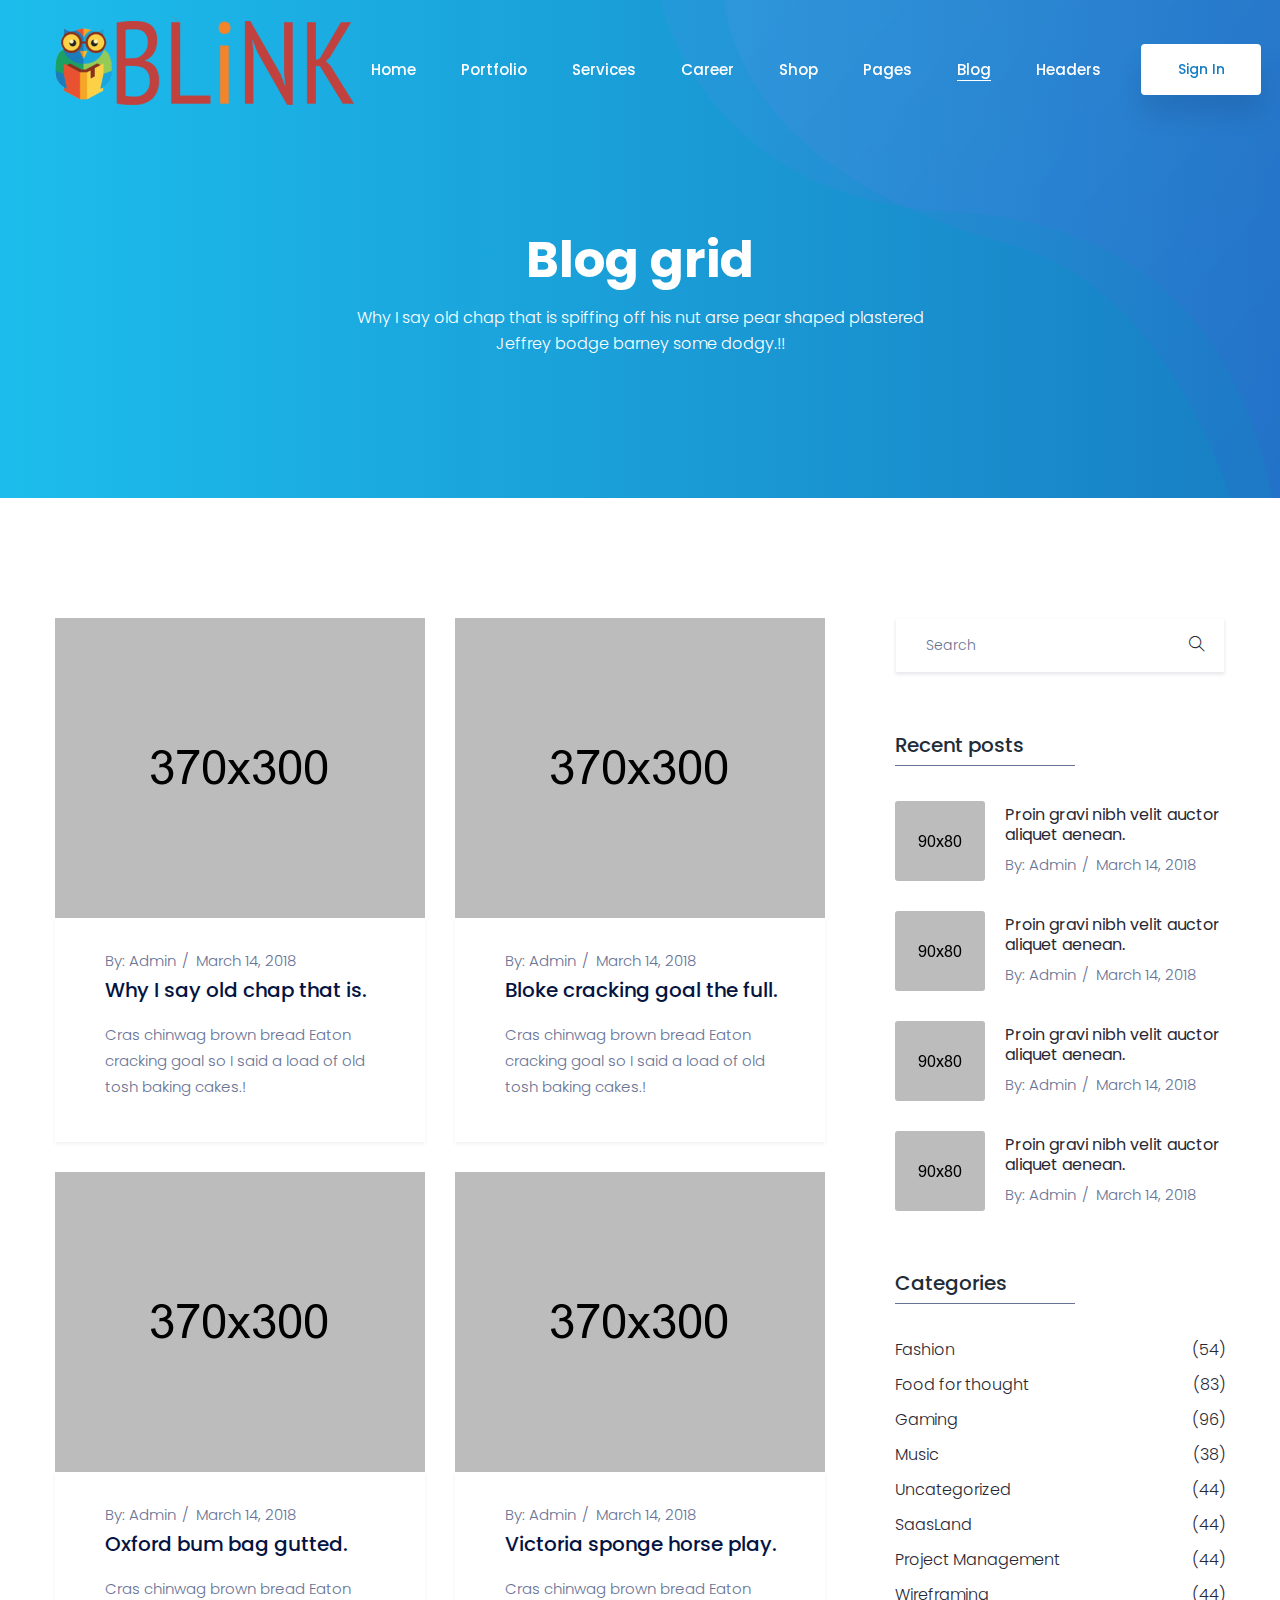
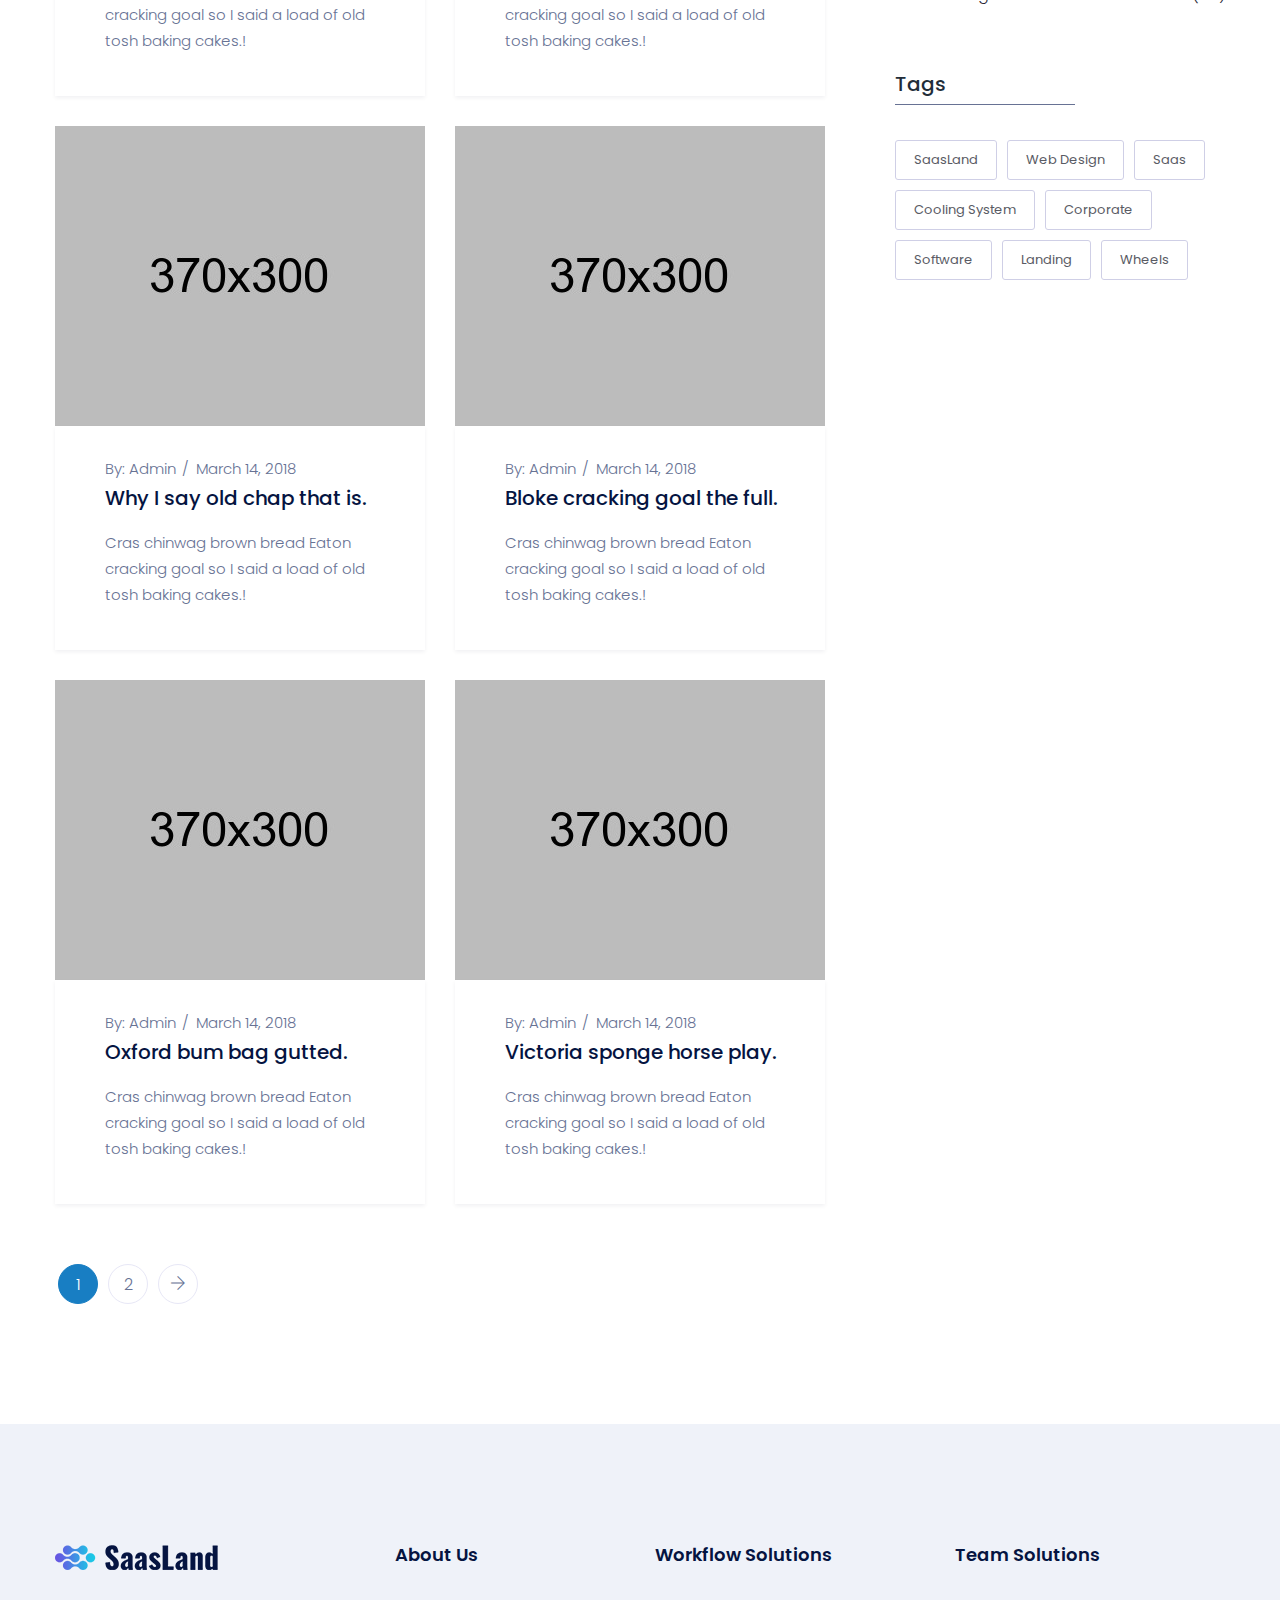
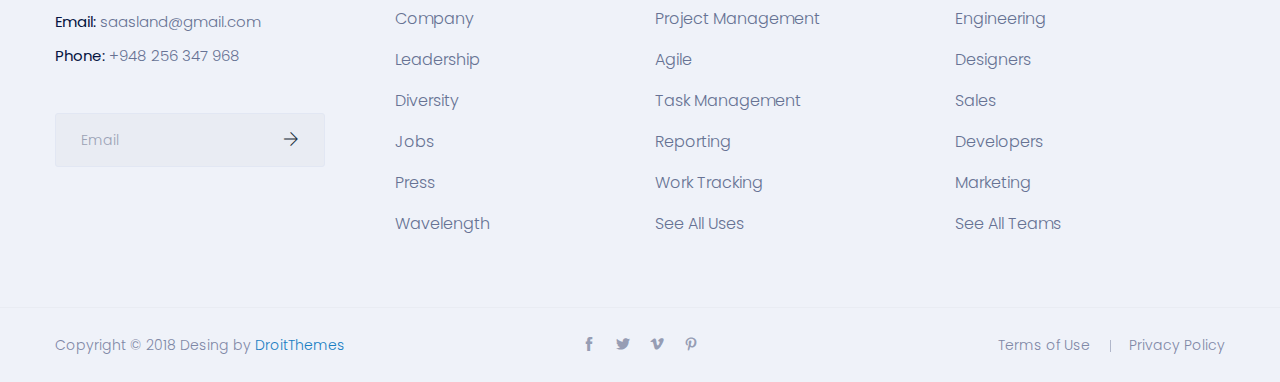
<file: blog-grid.html>
<!doctype html>
<html lang="en">

<head>
    <!-- Required meta tags -->
    <meta charset="utf-8">
    <meta name="viewport" content="width=device-width, initial-scale=1, shrink-to-fit=no">
    <link rel="shortcut icon" href="img/favicon.png" type="image/x-icon">
    <title>Saasland</title>
    <!-- Bootstrap CSS -->
    <link rel="stylesheet" href="css/bootstrap.min.css">
    <!--icon font css-->
    <link rel="stylesheet" href="vendors/themify-icon/themify-icons.css">
    <link rel="stylesheet" href="vendors/flaticon/flaticon.css">
    <link rel="stylesheet" href="vendors/animation/animate.css">
    <link rel="stylesheet" href="vendors/owl-carousel/assets/owl.carousel.min.css">
    <link rel="stylesheet" href="vendors/magnify-pop/magnific-popup.css">
    <link rel="stylesheet" href="vendors/nice-select/nice-select.css">
    <link rel="stylesheet" href="css/style.css">
    <link rel="stylesheet" href="css/responsive.css">
</head>

<body>
    <div id="preloader">
        <div id="ctn-preloader" class="ctn-preloader">
            <div class="animation-preloader">
                <div class="spinner"></div>
                <div class="txt-loading">
                    <span data-text-preloader="S" class="letters-loading">
                            S
                        </span>
                    <span data-text-preloader="A" class="letters-loading">
                            A
                        </span>
                    <span data-text-preloader="A" class="letters-loading">
                            A
                        </span>
                    <span data-text-preloader="S" class="letters-loading">
                            S
                        </span>
                    <span data-text-preloader="L" class="letters-loading">
                            L
                        </span>
                    <span data-text-preloader="A" class="letters-loading">
                            A
                        </span>
                    <span data-text-preloader="N" class="letters-loading">
                        N
                    </span>
                    <span data-text-preloader="D" class="letters-loading">
                        D
                    </span>
                </div>
                <p class="text-center">Loading</p>
            </div>
            <div class="loader">
                <div class="row">
                    <div class="col-3 loader-section section-left"><div class="bg"></div></div>
                    <div class="col-3 loader-section section-left"><div class="bg"></div></div>
                    <div class="col-3 loader-section section-right"><div class="bg"></div></div>
                    <div class="col-3 loader-section section-right"><div class="bg"></div></div>
                </div>
            </div>
        </div>
    </div>
    <header class="header_area">
        <nav class="navbar navbar-expand-lg menu_one menu_four">
            <div class="container">
                <a class="navbar-brand sticky_logo" href="#"><img src="img/logo2.png" srcset="img/logo2x-2.png 2x" alt="logo"><img src="img/logo.png" srcset="img/logo2x.png 2x" alt=""></a>
                <button class="navbar-toggler collapsed" type="button" data-toggle="collapse" data-target="#navbarSupportedContent" aria-controls="navbarSupportedContent" aria-expanded="false" aria-label="Toggle navigation">
                    <span class="menu_toggle">
                        <span class="hamburger">
                            <span></span>
                            <span></span>
                            <span></span>
                        </span>
                        <span class="hamburger-cross">
                            <span></span>
                            <span></span>
                        </span>
                    </span>
                </button>

                <div class="collapse navbar-collapse justify-content-center" id="navbarSupportedContent">
                    <ul class="navbar-nav menu w_menu">
                        <li class="nav-item dropdown submenu">
                            <a class="nav-link dropdown-toggle" href="#" role="button" data-toggle="dropdown" aria-haspopup="true" aria-expanded="false">
                            Home
                            </a>
                            <ul class="dropdown-menu">
                                <li class="nav-item"><a href="home-project-management.html" class="nav-link">Project Management</a></li>
                                <li class="nav-item"><a href="home-mail.html" class="nav-link">Mail</a></li>
                                <li class="nav-item"><a href="home-prototyping.html" class="nav-link">Prototyping</a></li>
                                <li class="nav-item"><a href="home-digital-marketing.html" class="nav-link">Digital Marketing</a></li>
                                <li class="nav-item"><a href="home-cloud.html" class="nav-link">Cloud</a></li>
                                <li class="nav-item"><a href="home-software-dark.html" class="nav-link">Software (dark)</a></li>
                                <li class="nav-item"><a href="home-app-showcase.html" class="nav-link">App Showcase</a></li>
                                <li class="nav-item"><a href="home-startup.html" class="nav-link">Startup</a></li>
                                <li class="nav-item"><a href="home-payment-processing.html" class="nav-link">Payment processing</a></li>
                                <li class="nav-item"><a href="home-saas.html" class="nav-link">Saas</a></li>
                            </ul>
                        </li>
                        <li class="nav-item dropdown submenu mega_menu">
                            <a class="nav-link dropdown-toggle" href="#" role="button" data-toggle="dropdown" aria-haspopup="true" aria-expanded="false">
                             Portfolio
                            </a>
                            <ul class="dropdown-menu">
                                <li class="nav-item">
                                    <a href="index.html" class="nav-link">Portfolio Grid</a>
                                    <ul class="dropdown-menu">
                                        <li class="nav-item"><a href="portfolio-grid-2col.html" class="nav-link">Style 1 (2 columns)</a></li>
                                        <li class="nav-item"><a href="portfolio-grid-3columns.html" class="nav-link">Style 1 (3 columns)</a></li>
                                        <li class="nav-item"><a href="portfolio-grid-4columns.html" class="nav-link">Style 1 (4 columns)</a></li>
                                        <li class="nav-item"><a href="portfolio-grid-2col-2.html" class="nav-link">Style 2 (2 columns)</a></li>
                                        <li class="nav-item"><a href="portfolio-grid-2col-3.html" class="nav-link">Style 2 (3 columns)</a></li>
                                        <li class="nav-item"><a href="portfolio-grid-2col-4.html" class="nav-link">Style 2 (4 columns)</a></li>
                                    </ul>
                                </li>
                                <li class="nav-item">
                                    <a href="index.html" class="nav-link">Portfolio Fluid</a>
                                    <ul class="dropdown-menu">
                                        <li class="nav-item"><a href="portfolio-fullwidth-3columns.html" class="nav-link">Style 1 (3 columns)</a></li>
                                        <li class="nav-item"><a href="portfolio-fullwidth-4columns.html" class="nav-link">Style 1 (4 columns)</a></li>
                                        <li class="nav-item"><a href="portfolio-grid-fullwidth1.html" class="nav-link">Style 2 (3 columns)</a></li>
                                        <li class="nav-item"><a href="portfolio-grid-fullwidth2.html" class="nav-link">Style 2 (4 columns)</a></li>
                                    </ul>
                                </li>
                                <li class="nav-item">
                                    <a href="index.html" class="nav-link">Portfolio Masonry</a>
                                    <ul class="dropdown-menu">
                                        <li class="nav-item"><a href="portfolio-mas-2col.html" class="nav-link">Style 1 (2 columns)</a></li>
                                        <li class="nav-item"><a href="portfolio-mas-3col.html" class="nav-link">Style 1 (3 columns)</a></li>
                                        <li class="nav-item"><a href="portfolio-mas-4col.html" class="nav-link">Style 1 (4 columns)</a></li>
                                        <li class="nav-item"><a href="portfolio-mas-3col-2.html" class="nav-link">Style 2 (3 columns)</a></li>
                                        <li class="nav-item"><a href="portfolio-mas-4col-2.html" class="nav-link">Style 2 (4 columns)</a></li>
                                    </ul>
                                </li>
                                <li class="nav-item">
                                    <a href="index.html" class="nav-link">Project details</a>
                                    <ul class="dropdown-menu">
                                        <li class="nav-item"><a href="portfolio-details-1.html" class="nav-link">Style 1</a></li>
                                        <li class="nav-item"><a href="portfolio-details-2.html" class="nav-link">Style 2</a></li>
                                        <li class="nav-item"><a href="portfolio-details-3.html" class="nav-link">Style 3</a></li>
                                    </ul>
                                </li>
                            </ul>
                        </li>
                        <li class="nav-item dropdown submenu">
                            <a class="nav-link dropdown-toggle" href="#" role="button" data-toggle="dropdown" aria-haspopup="true" aria-expanded="false">
                            Services
                            </a>
                            <ul class="dropdown-menu">
                                <li class="nav-item"><a href="service-1.html" class="nav-link">Service 1</a></li>
                                <li class="nav-item"><a href="service-2.html" class="nav-link">Service 2</a></li>
                                <li class="nav-item"><a href="service-3.html" class="nav-link">Service 3</a></li>
                                <li class="nav-item"><a href="process.html" class="nav-link">Our process</a></li>
                            </ul>
                        </li>
                        <li class="nav-item dropdown submenu">
                            <a class="nav-link dropdown-toggle" href="#" role="button" data-toggle="dropdown" aria-haspopup="true" aria-expanded="false">
                            Career
                            </a>
                            <ul class="dropdown-menu">
                                <li class="nav-item"><a href="job-listing.html" class="nav-link">Job listing</a></li>
                                <li class="nav-item"><a href="job-details.html" class="nav-link">Job detail</a></li>
                                <li class="nav-item"><a href="job-apply.html" class="nav-link">Apply to job</a></li>
                            </ul>
                        </li>
                        <li class="nav-item dropdown submenu">
                            <a class="nav-link dropdown-toggle" href="#" role="button" data-toggle="dropdown" aria-haspopup="true" aria-expanded="false">
                            Shop
                            </a>
                            <ul class="dropdown-menu">
                                <li class="nav-item"><a href="shop-grid.html" class="nav-link">Shop Grid</a></li>
                                <li class="nav-item"><a href="shop-list.html" class="nav-link">Shop list</a></li>
                                <li class="nav-item"><a href="product-details-1.html" class="nav-link">Product detail</a></li>
                                <li class="nav-item"><a href="shoping-cart.html" class="nav-link">Shopping cart</a></li>
                                <li class="nav-item"><a href="checkout.html" class="nav-link">Checkout</a></li>
                                <li class="nav-item"><a href="wishlist.html" class="nav-link">Wishlist</a></li>
                            </ul>
                        </li>
                        <li class="nav-item dropdown submenu">
                            <a class="nav-link dropdown-toggle" href="#" role="button" data-toggle="dropdown" aria-haspopup="true" aria-expanded="false">
                            Pages
                            </a>
                            <ul class="dropdown-menu">
                                <li class="nav-item"><a href="about.html" class="nav-link">About</a></li>
                                <li class="nav-item"><a href="price.html" class="nav-link">Pricing</a></li>
                                <li class="nav-item"><a href="team.html" class="nav-link">Team</a></li>
                                <li class="nav-item"><a href="faq.html" class="nav-link">FAQ</a></li>
                                <li class="nav-item"><a href="sign-up-1.html" class="nav-link">Sign Up 1</a></li>
                                <li class="nav-item"><a href="sign-up-2.html" class="nav-link">Sign Up 2</a></li>
                                <li class="nav-item"><a href="login.html" class="nav-link">login 1</a></li>
                                <li class="nav-item"><a href="sign1.html" class="nav-link">login 2</a></li>
                                <li class="nav-item"><a href="contact-1.html" class="nav-link">Contact 1</a></li>
                                <li class="nav-item"><a href="contact-2.html" class="nav-link">Contact 2</a></li>
                                <li class="nav-item"><a href="404.html" class="nav-link">404</a></li>
                            </ul>
                        </li>
                        <li class="nav-item dropdown submenu active">
                            <a class="nav-link dropdown-toggle" href="#" role="button" data-toggle="dropdown" aria-haspopup="true" aria-expanded="false">
                            Blog
                            </a>
                            <ul class="dropdown-menu">
                                <li class="nav-item active"><a href="blog-grid.html" class="nav-link">Blog Grid</a></li>
                                <li class="nav-item"><a href="blog-list.html" class="nav-link">Blog list</a></li>
                                <li class="nav-item"><a href="blog-masonry.html" class="nav-link">Blog Masonry</a></li>
                                <li class="nav-item"><a href="blog-masonry-sidebar.html" class="nav-link">Blog Masonry Sidebar</a></li>
                                <li class="nav-item"><a href="blog-single.html" class="nav-link">Blog Single</a></li>
                            </ul>
                        </li>
                        <li class="nav-item dropdown submenu">
                            <a class="nav-link dropdown-toggle" href="#" role="button" data-toggle="dropdown" aria-haspopup="true" aria-expanded="false">
                            Headers
                            </a>
                            <ul class="dropdown-menu">
                                <li class="nav-item"><a href="header-dark.html" class="nav-link">Header Dark</a></li>
                                <li class="nav-item"><a href="header-style2.html" class="nav-link">Header Style 2</a></li>
                                <li class="nav-item"><a href="header-style3.html" class="nav-link">Header Style 3</a></li>
                                <li class="nav-item"><a href="header-style4.html" class="nav-link">Header Style 4</a></li>
                                <li class="nav-item"><a href="header-style5.html" class="nav-link">Header Style 5</a></li>
                                <li class="nav-item"><a href="header-style6.html" class="nav-link">Header Style 6</a></li>
                                <li class="nav-item"><a href="header-style7.html" class="nav-link">Header Style 7</a></li>
                                <li class="nav-item"><a href="header-style8.html" class="nav-link">Header Style 8</a></li>
                            </ul>
                        </li>
                    </ul>
                </div>
                <a class="btn_get btn_hover hidden-sm hidden-xs" href="#get-app">Sign In</a>
            </div>
        </nav>
    </header>
    
    <section class="breadcrumb_area">
        <img class="breadcrumb_shap" src="img/breadcrumb/banner_bg.png" alt="">
        <div class="container">
            <div class="breadcrumb_content text-center">
                <h1 class="f_p f_700 f_size_50 w_color l_height50 mb_20">Blog grid</h1>
                <p class="f_300 w_color f_size_16 l_height26">Why I say old chap that is spiffing off his nut arse pear shaped plastered<br> Jeffrey bodge barney some dodgy.!!</p>
            </div>
        </div>
    </section>
    
    <section class="blog_area sec_pad">
        <div class="container">
            <div class="row">
                <div class="col-lg-8">
                    <div class="row">
                        <div class="col-lg-6 col-sm-6">
                            <div class="blog_grid_item mb-30">
                                <div class="blog_img">
                                    <img src="img/blog-grid/blog-grid1.jpg" alt="">
                                </div>
                                <div class="blog_content">
                                    <div class="entry_post_info">
                                        By: <a href="#">Admin</a>
                                        <a href="#">March 14, 2018</a>
                                    </div>
                                    <a href="#"><h5 class="f_p f_size_20 f_500 t_color mb_20">Why I say old chap that is.</h5></a>
                                    <p class="f_300 mb-0">Cras chinwag brown bread Eaton cracking goal so I said a load of old tosh baking cakes.!</p>
                                </div>
                            </div>
                        </div>
                        <div class="col-lg-6 col-sm-6">
                            <div class="blog_grid_item mb-30">
                                <div class="blog_img">
                                    <img src="img/blog-grid/blog-grid2.jpg" alt="">
                                </div>
                                <div class="blog_content">
                                    <div class="entry_post_info">
                                        By: <a href="#">Admin</a>
                                        <a href="#">March 14, 2018</a>
                                    </div>
                                    <a href="#"><h5 class="f_p f_size_20 f_500 t_color mb_20">Bloke cracking goal the full.</h5></a>
                                    <p class="f_300 mb-0">Cras chinwag brown bread Eaton cracking goal so I said a load of old tosh baking cakes.!</p>
                                </div>
                            </div>
                        </div>
                        <div class="col-lg-6 col-sm-6">
                            <div class="blog_grid_item mb-30">
                                <div class="blog_img">
                                    <img src="img/blog-grid/blog-grid3.jpg" alt="">
                                </div>
                                <div class="blog_content">
                                    <div class="entry_post_info">
                                        By: <a href="#">Admin</a>
                                        <a href="#">March 14, 2018</a>
                                    </div>
                                    <a href="#"><h5 class="f_p f_size_20 f_500 t_color mb_20">Oxford bum bag gutted.</h5></a>
                                    <p class="f_300 mb-0">Cras chinwag brown bread Eaton cracking goal so I said a load of old tosh baking cakes.!</p>
                                </div>
                            </div>
                        </div>
                        <div class="col-lg-6 col-sm-6">
                            <div class="blog_grid_item mb-30">
                                <div class="blog_img">
                                    <img src="img/blog-grid/blog-grid4.jpg" alt="">
                                </div>
                                <div class="blog_content">
                                    <div class="entry_post_info">
                                        By: <a href="#">Admin</a>
                                        <a href="#">March 14, 2018</a>
                                    </div>
                                    <a href="#"><h5 class="f_p f_size_20 f_500 t_color mb_20">Victoria sponge horse play.</h5></a>
                                    <p class="f_300 mb-0">Cras chinwag brown bread Eaton cracking goal so I said a load of old tosh baking cakes.!</p>
                                </div>
                            </div>
                        </div>
                        <div class="col-lg-6 col-sm-6">
                            <div class="blog_grid_item mb-30">
                                <div class="blog_img">
                                    <img src="img/blog-grid/blog-grid5.jpg" alt="">
                                </div>
                                <div class="blog_content">
                                    <div class="entry_post_info">
                                        By: <a href="#">Admin</a>
                                        <a href="#">March 14, 2018</a>
                                    </div>
                                    <a href="#"><h5 class="f_p f_size_20 f_500 t_color mb_20">Why I say old chap that is.</h5></a>
                                    <p class="f_300 mb-0">Cras chinwag brown bread Eaton cracking goal so I said a load of old tosh baking cakes.!</p>
                                </div>
                            </div>
                        </div>
                        <div class="col-lg-6 col-sm-6">
                            <div class="blog_grid_item mb-30">
                                <div class="blog_img">
                                    <img src="img/blog-grid/blog-grid6.jpg" alt="">
                                </div>
                                <div class="blog_content">
                                    <div class="entry_post_info">
                                        By: <a href="#">Admin</a>
                                        <a href="#">March 14, 2018</a>
                                    </div>
                                    <a href="#"><h5 class="f_p f_size_20 f_500 t_color mb_20">Bloke cracking goal the full.</h5></a>
                                    <p class="f_300 mb-0">Cras chinwag brown bread Eaton cracking goal so I said a load of old tosh baking cakes.!</p>
                                </div>
                            </div>
                        </div>
                        <div class="col-lg-6 col-sm-6">
                            <div class="blog_grid_item mb-30">
                                <div class="blog_img">
                                    <img src="img/blog-grid/blog-grid7.jpg" alt="">
                                </div>
                                <div class="blog_content">
                                    <div class="entry_post_info">
                                        By: <a href="#">Admin</a>
                                        <a href="#">March 14, 2018</a>
                                    </div>
                                    <a href="#"><h5 class="f_p f_size_20 f_500 t_color mb_20">Oxford bum bag gutted.</h5></a>
                                    <p class="f_300 mb-0">Cras chinwag brown bread Eaton cracking goal so I said a load of old tosh baking cakes.!</p>
                                </div>
                            </div>
                        </div>
                        <div class="col-lg-6 col-sm-6">
                            <div class="blog_grid_item mb-30">
                                <div class="blog_img">
                                    <img src="img/blog-grid/blog-grid8.jpg" alt="">
                                </div>
                                <div class="blog_content">
                                    <div class="entry_post_info">
                                        By: <a href="#">Admin</a>
                                        <a href="#">March 14, 2018</a>
                                    </div>
                                    <a href="#"><h5 class="f_p f_size_20 f_500 t_color mb_20">Victoria sponge horse play.</h5></a>
                                    <p class="f_300 mb-0">Cras chinwag brown bread Eaton cracking goal so I said a load of old tosh baking cakes.!</p>
                                </div>
                            </div>
                        </div>
                        <ul class="col-lg-12 list-unstyled page-numbers shop_page_number text-left mt_30">
                            <li><span aria-current="page" class="page-numbers current">1</span></li>
                            <li><a class="page-numbers" href="#">2</a></li>
                            <li><a class="next page-numbers" href="#"><i class="ti-arrow-right"></i></a></li>
                        </ul>
                    </div>
                </div>
                <div class="col-lg-4">
                    <div class="blog-sidebar">
                        <div class="widget sidebar_widget widget_search">
                            <form action="#" class="search-form input-group">
                                <input type="search" class="form-control widget_input" placeholder="Search">
                                <button type="submit"><i class="ti-search"></i></button>
                            </form>
                        </div>
                        <div class="widget sidebar_widget widget_recent_post mt_60">
                            <div class="widget_title">
                                <h3 class="f_p f_size_20 t_color3">Recent posts</h3>
                                <div class="border_bottom"></div>
                            </div>
                            <div class="media post_item">
                                <img src="img/blog-grid/post_1.jpg" alt="">
                                <div class="media-body">
                                    <a href="#"><h3 class="f_size_16 f_p f_400">Proin gravi nibh velit auctor aliquet aenean.</h3></a>
                                    <div class="entry_post_info">
                                        By: <a href="#">Admin</a>
                                        <a href="#">March 14, 2018</a>
                                    </div>
                                </div>
                            </div>
                            <div class="media post_item">
                                <img src="img/blog-grid/post_2.jpg" alt="">
                                <div class="media-body">
                                    <a href="#"><h3 class="f_size_16 f_p f_400">Proin gravi nibh velit auctor aliquet aenean.</h3></a>
                                    <div class="entry_post_info">
                                        By: <a href="#">Admin</a>
                                        <a href="#">March 14, 2018</a>
                                    </div>
                                </div>
                            </div>
                            <div class="media post_item">
                                <img src="img/blog-grid/post_3.jpg" alt="">
                                <div class="media-body">
                                    <a href="#"><h3 class="f_size_16 f_p f_400">Proin gravi nibh velit auctor aliquet aenean.</h3></a>
                                    <div class="entry_post_info">
                                        By: <a href="#">Admin</a>
                                        <a href="#">March 14, 2018</a>
                                    </div>
                                </div>
                            </div>
                             <div class="media post_item">
                                <img src="img/blog-grid/post_4.jpg" alt="">
                                <div class="media-body">
                                    <a href="#"><h3 class="f_size_16 f_p f_400">Proin gravi nibh velit auctor aliquet aenean.</h3></a>
                                    <div class="entry_post_info">
                                        By: <a href="#">Admin</a>
                                        <a href="#">March 14, 2018</a>
                                    </div>
                                </div>
                            </div>
                        </div>
                        <div class="widget sidebar_widget widget_categorie mt_60">
                            <div class="widget_title">
                                <h3 class="f_p f_size_20 t_color3">Categories</h3>
                                <div class="border_bottom"></div>
                            </div>
                            <ul class="list-unstyled">
                                <li> <a href="#"><span>Fashion</span><em>(54)</em></a> </li>
                                <li> <a href="#"><span>Food for thought</span><em>(83)</em></a> </li>
                                <li> <a href="#"><span>Gaming</span><em>(96)</em></a> </li>
                                <li> <a href="#"><span>Music</span><em>(38)</em></a> </li>
                                <li> <a href="#"><span>Uncategorized</span><em>(44)</em></a> </li>
                                <li> <a href="#"><span>SaasLand</span><em>(44)</em></a> </li>
                                <li> <a href="#"><span>Project Management</span><em>(44)</em></a> </li>
                                <li> <a href="#"><span>Wireframing</span><em>(44)</em></a> </li>
                            </ul>
                        </div>
                        <div class="widget sidebar_widget widget_tag_cloud mt_60">
                            <div class="widget_title">
                                <h3 class="f_p f_size_20 t_color3">Tags</h3>
                                <div class="border_bottom"></div>
                            </div>
                            <div class="post-tags">
                                <a href="#">SaasLand</a>
                                <a href="#">Web Design</a>
                                <a href="#">Saas</a>
                                <a href="#">Cooling System</a>
                                <a href="#">Corporate</a>
                                <a href="#">Software</a>
                                <a href="#">Landing</a>
                                <a href="#">Wheels</a>
                            </div>
                        </div>
                    </div>
                </div>
                
            </div>
        </div>
    </section>
   
    <footer class="footer_area footer_area_four f_bg">
        <div class="footer_top">
            <div class="container">
                <div class="row">
                    <div class="col-lg-3 col-md-6">
                        <div class="f_widget company_widget">
                            <a href="index.html" class="f-logo"><img src="img/logo.png" srcset="img/logo2x.png 2x" alt=""></a>
                            <div class="widget-wrap">
                                <p class="f_400 f_p f_size_15 mb-0 l_height34"><span>Email:</span> <a href="mailto:saasland@gmail.com" class="f_300">saasland@gmail.com</a></p>
                                <p class="f_400 f_p f_size_15 mb-0 l_height34"><span>Phone:</span> <a href="tel:948256347968" class="f_300">+948 256 347 968</a></p>
                            </div>
                            <form action="#" class="f_subscribe mailchimp" method="post">
                                <input type="text" name="EMAIL" class="form-control memail" placeholder="Email">
                                <button class="btn btn-submit" type="submit"><i class="ti-arrow-right"></i></button>
                                <p class="mchimp-errmessage" style="display: none;"></p>
                                <p class="mchimp-sucmessage" style="display: none;"></p>
                            </form>
                        </div>
                    </div>
                    <div class="col-lg-3 col-md-6">
                        <div class="f_widget about-widget pl_40">
                            <h3 class="f-title f_600 t_color f_size_18 mb_40">About Us</h3>
                            <ul class="list-unstyled f_list">
                                <li><a href="#">Company</a></li>
                                <li><a href="#">Leadership</a></li>
                                <li><a href="#">Diversity</a></li>
                                <li><a href="#">Jobs</a></li>
                                <li><a href="#">Press</a></li>
                                <li><a href="#">Wavelength</a></li>
                            </ul>
                        </div>
                    </div>
                    <div class="col-lg-3 col-md-6">
                        <div class="f_widget about-widget">
                            <h3 class="f-title f_600 t_color f_size_18 mb_40">Workflow Solutions</h3>
                            <ul class="list-unstyled f_list">
                                <li><a href="#">Project Management</a></li>
                                <li><a href="#">Agile</a></li>
                                <li><a href="#">Task Management</a></li>
                                <li><a href="#">Reporting</a></li>
                                <li><a href="#">Work Tracking</a></li>
                                <li><a href="#">See All Uses</a></li>
                            </ul>
                        </div>
                    </div>
                    <div class="col-lg-3 col-md-6">
                        <div class="f_widget about-widget">
                            <h3 class="f-title f_600 t_color f_size_18 mb_40">Team Solutions</h3>
                            <ul class="list-unstyled f_list">
                                <li><a href="#">Engineering</a></li>
                                <li><a href="#">Designers</a></li>
                                <li><a href="#">Sales</a></li>
                                <li><a href="#">Developers</a></li>
                                <li><a href="#">Marketing</a></li>
                                <li><a href="#">See All Teams</a></li>
                            </ul>
                        </div>
                    </div>
                </div>
            </div>
        </div>
        <div class="footer_bottom">
            <div class="container">
                <div class="row align-items-center">
                    <div class="col-lg-4 col-md-5 col-sm-6">
                        <p class="mb-0 f_300">Copyright © 2018 Desing by <a href="#">DroitThemes</a></p>
                    </div>
                    <div class="col-lg-4 col-md-3 col-sm-6">
                        <div class="f_social_icon_two text-center">
                            <a href="#"><i class="ti-facebook"></i></a>
                            <a href="#"><i class="ti-twitter-alt"></i></a>
                            <a href="#"><i class="ti-vimeo-alt"></i></a>
                            <a href="#"><i class="ti-pinterest"></i></a>
                        </div>
                    </div>
                    <div class="col-lg-4 col-md-4 col-sm-12">
                        <ul class="list-unstyled f_menu text-right">
                            <li><a href="#">Terms of Use</a></li>
                            <li><a href="#">Privacy Policy</a></li>
                        </ul>
                    </div>
                </div>
            </div>
        </div>
    </footer>
    <!-- Optional JavaScript -->
    <!-- jQuery first, then Popper.js, then Bootstrap JS -->
    <script src="js/jquery-3.2.1.min.js"></script>
    <script src="js/propper.js"></script>
    <script src="js/bootstrap.min.js"></script>
    <script src="vendors/wow/wow.min.js"></script>
    <script src="vendors/sckroller/jquery.parallax-scroll.js"></script>
    <script src="vendors/owl-carousel/owl.carousel.min.js"></script>
    <script src="vendors/imagesloaded/imagesloaded.pkgd.min.js"></script>
    <script src="vendors/isotope/isotope-min.js"></script>
    <script src="vendors/magnify-pop/jquery.magnific-popup.min.js"></script>
    <script src="vendors/nice-select/jquery.nice-select.min.js"></script>
    <script src="js/plugins.js"></script>
    <script src="js/main.js"></script>
</body>

</html>
</file>
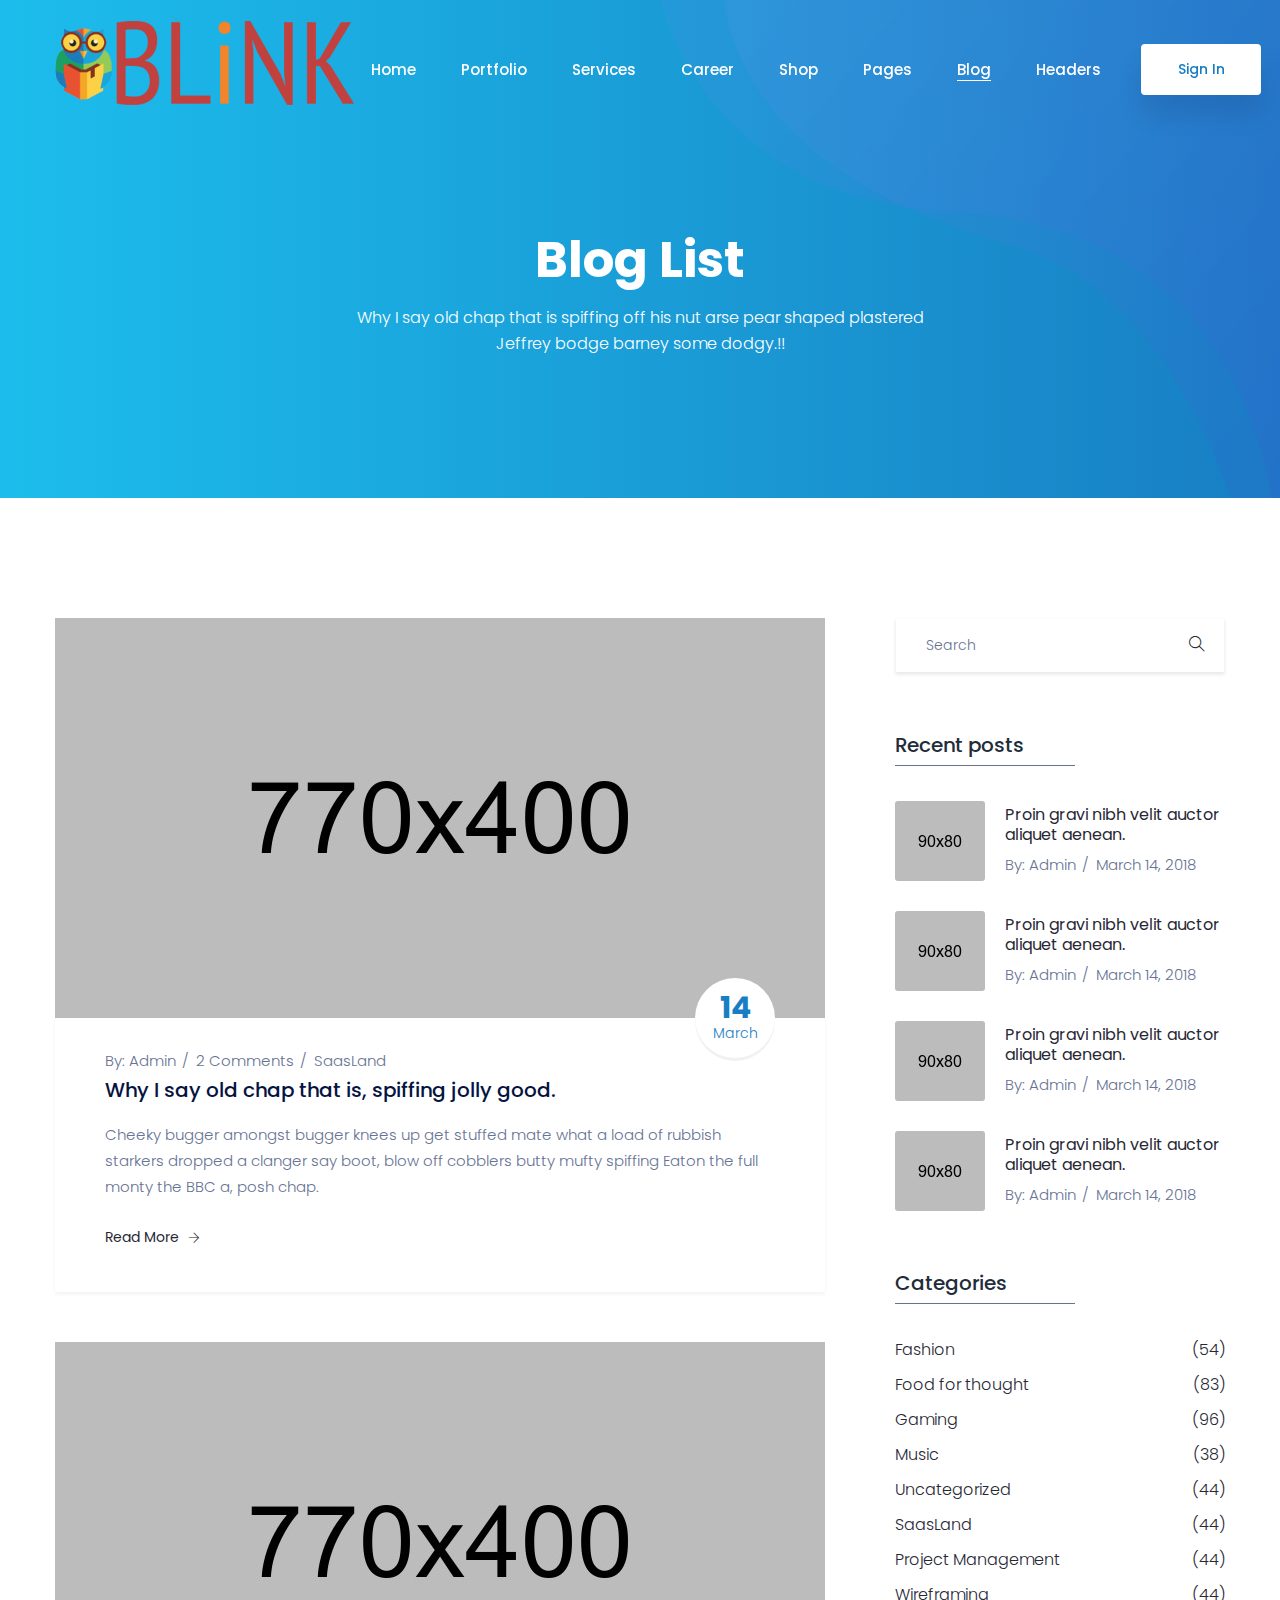
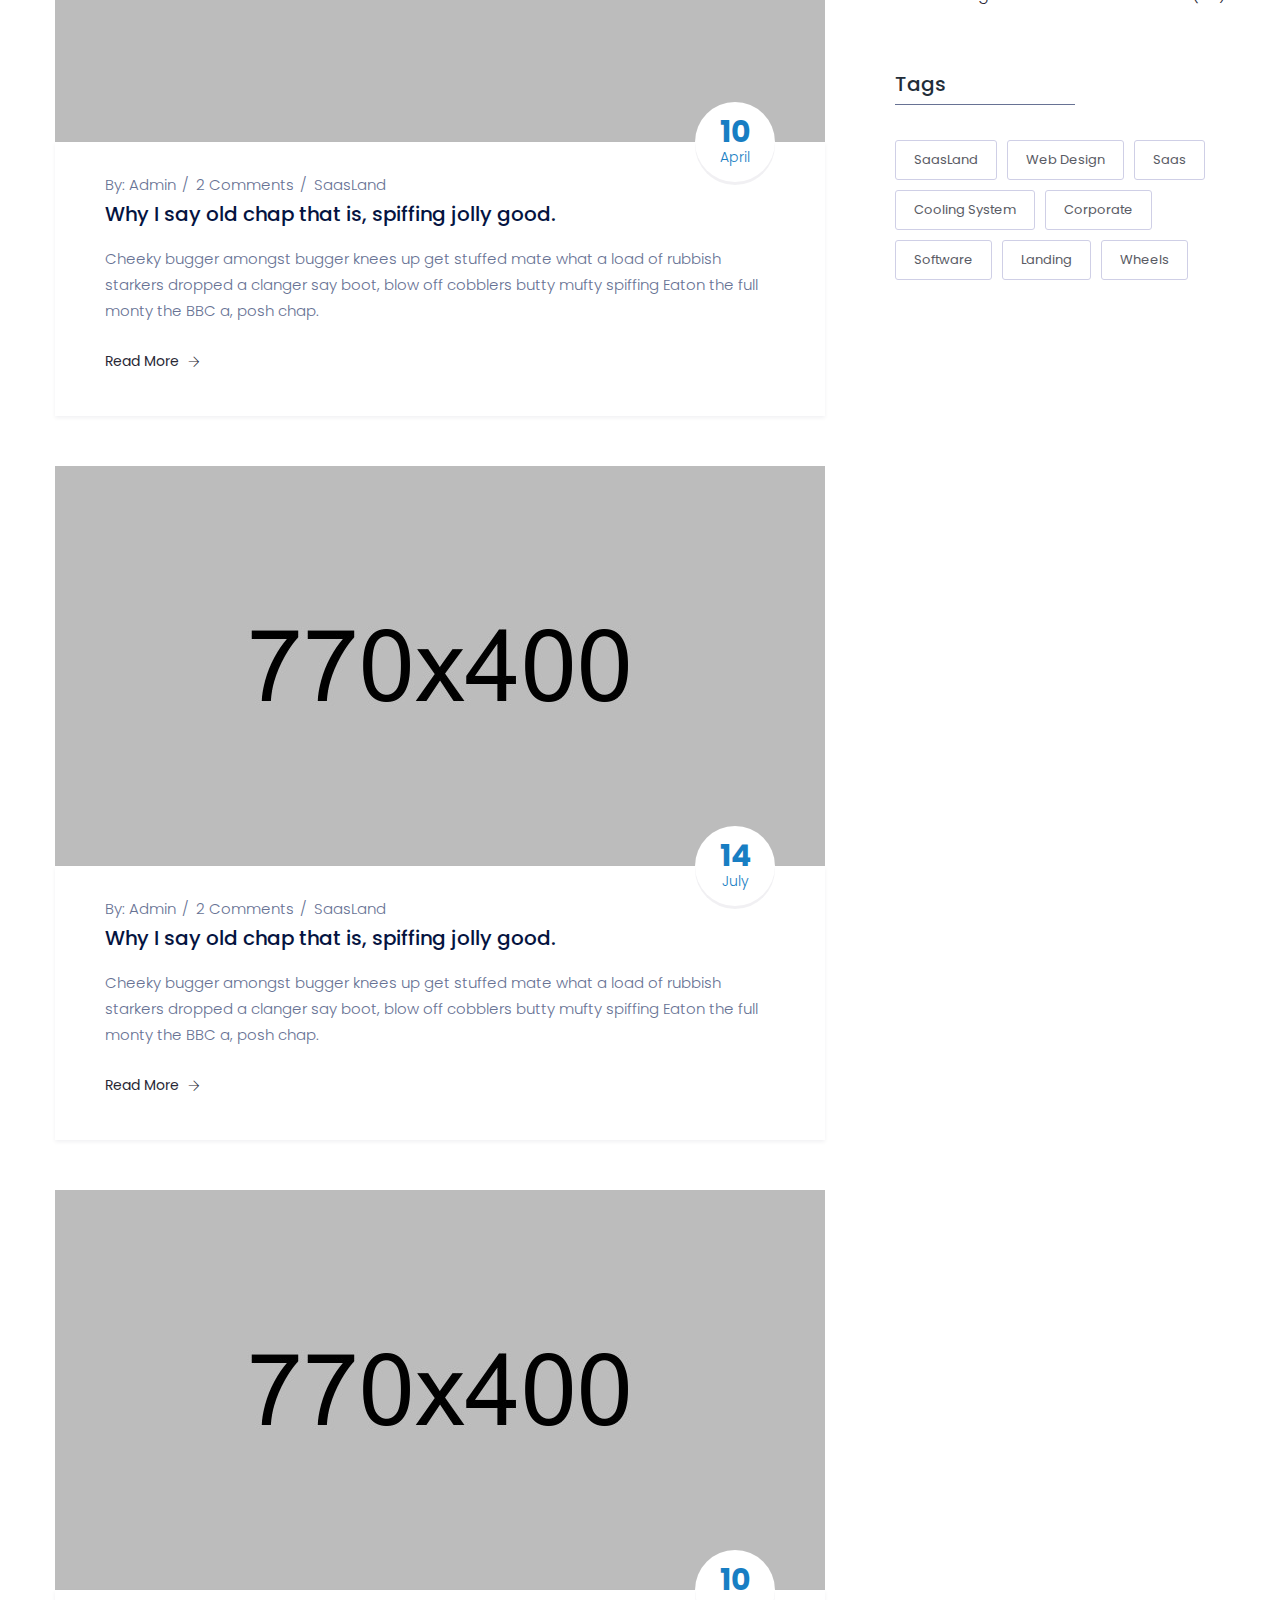
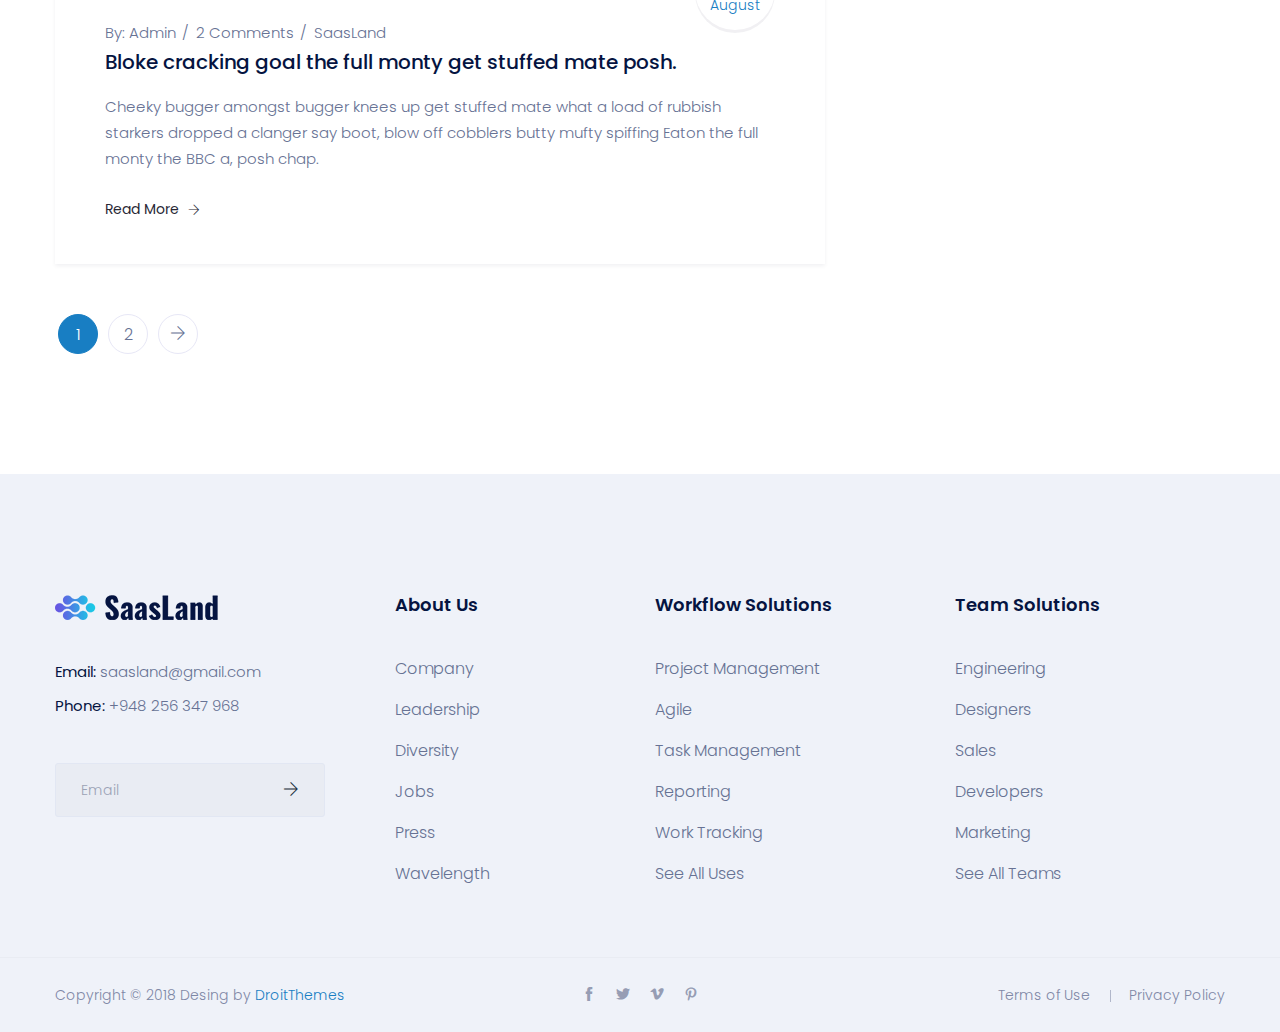
<file: blog-list.html>
<!doctype html>
<html lang="en">

<head>
    <!-- Required meta tags -->
    <meta charset="utf-8">
    <meta name="viewport" content="width=device-width, initial-scale=1, shrink-to-fit=no">
    <link rel="shortcut icon" href="img/favicon.png" type="image/x-icon">
    <title>Saasland</title>
    <!-- Bootstrap CSS -->
    <link rel="stylesheet" href="css/bootstrap.min.css">
    <!--icon font css-->
    <link rel="stylesheet" href="vendors/themify-icon/themify-icons.css">
    <link rel="stylesheet" href="vendors/flaticon/flaticon.css">
    <link rel="stylesheet" href="vendors/animation/animate.css">
    <link rel="stylesheet" href="vendors/owl-carousel/assets/owl.carousel.min.css">
    <link rel="stylesheet" href="vendors/magnify-pop/magnific-popup.css">
    <link rel="stylesheet" href="vendors/nice-select/nice-select.css">
    <link rel="stylesheet" href="css/style.css">
    <link rel="stylesheet" href="css/responsive.css">
</head>

<body>
    <div id="preloader">
        <div id="ctn-preloader" class="ctn-preloader">
            <div class="animation-preloader">
                <div class="spinner"></div>
                <div class="txt-loading">
                    <span data-text-preloader="S" class="letters-loading">
                            S
                        </span>
                    <span data-text-preloader="A" class="letters-loading">
                            A
                        </span>
                    <span data-text-preloader="A" class="letters-loading">
                            A
                        </span>
                    <span data-text-preloader="S" class="letters-loading">
                            S
                        </span>
                    <span data-text-preloader="L" class="letters-loading">
                            L
                        </span>
                    <span data-text-preloader="A" class="letters-loading">
                            A
                        </span>
                    <span data-text-preloader="N" class="letters-loading">
                        N
                    </span>
                    <span data-text-preloader="D" class="letters-loading">
                        D
                    </span>
                </div>
                <p class="text-center">Loading</p>
            </div>
            <div class="loader">
                <div class="row">
                    <div class="col-3 loader-section section-left"><div class="bg"></div></div>
                    <div class="col-3 loader-section section-left"><div class="bg"></div></div>
                    <div class="col-3 loader-section section-right"><div class="bg"></div></div>
                    <div class="col-3 loader-section section-right"><div class="bg"></div></div>
                </div>
            </div>
        </div>
    </div>
    <header class="header_area">
        <nav class="navbar navbar-expand-lg menu_one menu_four">
            <div class="container">
                <a class="navbar-brand sticky_logo" href="#"><img src="img/logo2.png" srcset="img/logo2x-2.png 2x" alt="logo"><img src="img/logo.png" srcset="img/logo2x.png 2x" alt=""></a>
                <button class="navbar-toggler collapsed" type="button" data-toggle="collapse" data-target="#navbarSupportedContent" aria-controls="navbarSupportedContent" aria-expanded="false" aria-label="Toggle navigation">
                    <span class="menu_toggle">
                        <span class="hamburger">
                            <span></span>
                            <span></span>
                            <span></span>
                        </span>
                        <span class="hamburger-cross">
                            <span></span>
                            <span></span>
                        </span>
                    </span>
                </button>

                <div class="collapse navbar-collapse justify-content-center" id="navbarSupportedContent">
                    <ul class="navbar-nav menu w_menu">
                        <li class="nav-item dropdown submenu">
                            <a class="nav-link dropdown-toggle" href="#" role="button" data-toggle="dropdown" aria-haspopup="true" aria-expanded="false">
                            Home
                            </a>
                            <ul class="dropdown-menu">
                                <li class="nav-item"><a href="home-project-management.html" class="nav-link">Project Management</a></li>
                                <li class="nav-item"><a href="home-mail.html" class="nav-link">Mail</a></li>
                                <li class="nav-item"><a href="home-prototyping.html" class="nav-link">Prototyping</a></li>
                                <li class="nav-item"><a href="home-digital-marketing.html" class="nav-link">Digital Marketing</a></li>
                                <li class="nav-item"><a href="home-cloud.html" class="nav-link">Cloud</a></li>
                                <li class="nav-item"><a href="home-software-dark.html" class="nav-link">Software (dark)</a></li>
                                <li class="nav-item"><a href="home-app-showcase.html" class="nav-link">App Showcase</a></li>
                                <li class="nav-item"><a href="home-startup.html" class="nav-link">Startup</a></li>
                                <li class="nav-item"><a href="home-payment-processing.html" class="nav-link">Payment processing</a></li>
                                <li class="nav-item"><a href="home-saas.html" class="nav-link">Saas</a></li>
                            </ul>
                        </li>
                        <li class="nav-item dropdown submenu mega_menu">
                            <a class="nav-link dropdown-toggle" href="#" role="button" data-toggle="dropdown" aria-haspopup="true" aria-expanded="false">
                             Portfolio
                            </a>
                            <ul class="dropdown-menu">
                                <li class="nav-item">
                                    <a href="index.html" class="nav-link">Portfolio Grid</a>
                                    <ul class="dropdown-menu">
                                        <li class="nav-item"><a href="portfolio-grid-2col.html" class="nav-link">Style 1 (2 columns)</a></li>
                                        <li class="nav-item"><a href="portfolio-grid-3columns.html" class="nav-link">Style 1 (3 columns)</a></li>
                                        <li class="nav-item"><a href="portfolio-grid-4columns.html" class="nav-link">Style 1 (4 columns)</a></li>
                                        <li class="nav-item"><a href="portfolio-grid-2col-2.html" class="nav-link">Style 2 (2 columns)</a></li>
                                        <li class="nav-item"><a href="portfolio-grid-2col-3.html" class="nav-link">Style 2 (3 columns)</a></li>
                                        <li class="nav-item"><a href="portfolio-grid-2col-4.html" class="nav-link">Style 2 (4 columns)</a></li>
                                    </ul>
                                </li>
                                <li class="nav-item">
                                    <a href="index.html" class="nav-link">Portfolio Fluid</a>
                                    <ul class="dropdown-menu">
                                        <li class="nav-item"><a href="portfolio-fullwidth-3columns.html" class="nav-link">Style 1 (3 columns)</a></li>
                                        <li class="nav-item"><a href="portfolio-fullwidth-4columns.html" class="nav-link">Style 1 (4 columns)</a></li>
                                        <li class="nav-item"><a href="portfolio-grid-fullwidth1.html" class="nav-link">Style 2 (3 columns)</a></li>
                                        <li class="nav-item"><a href="portfolio-grid-fullwidth2.html" class="nav-link">Style 2 (4 columns)</a></li>
                                    </ul>
                                </li>
                                <li class="nav-item">
                                    <a href="index.html" class="nav-link">Portfolio Masonry</a>
                                    <ul class="dropdown-menu">
                                        <li class="nav-item"><a href="portfolio-mas-2col.html" class="nav-link">Style 1 (2 columns)</a></li>
                                        <li class="nav-item"><a href="portfolio-mas-3col.html" class="nav-link">Style 1 (3 columns)</a></li>
                                        <li class="nav-item"><a href="portfolio-mas-4col.html" class="nav-link">Style 1 (4 columns)</a></li>
                                        <li class="nav-item"><a href="portfolio-mas-3col-2.html" class="nav-link">Style 2 (3 columns)</a></li>
                                        <li class="nav-item"><a href="portfolio-mas-4col-2.html" class="nav-link">Style 2 (4 columns)</a></li>
                                    </ul>
                                </li>
                                <li class="nav-item">
                                    <a href="index.html" class="nav-link">Project details</a>
                                    <ul class="dropdown-menu">
                                        <li class="nav-item"><a href="portfolio-details-1.html" class="nav-link">Style 1</a></li>
                                        <li class="nav-item"><a href="portfolio-details-2.html" class="nav-link">Style 2</a></li>
                                        <li class="nav-item"><a href="portfolio-details-3.html" class="nav-link">Style 3</a></li>
                                    </ul>
                                </li>
                            </ul>
                        </li>
                        <li class="nav-item dropdown submenu">
                            <a class="nav-link dropdown-toggle" href="#" role="button" data-toggle="dropdown" aria-haspopup="true" aria-expanded="false">
                            Services
                            </a>
                            <ul class="dropdown-menu">
                                <li class="nav-item"><a href="service-1.html" class="nav-link">Service 1</a></li>
                                <li class="nav-item"><a href="service-2.html" class="nav-link">Service 2</a></li>
                                <li class="nav-item"><a href="service-3.html" class="nav-link">Service 3</a></li>
                                <li class="nav-item"><a href="process.html" class="nav-link">Our process</a></li>
                            </ul>
                        </li>
                        <li class="nav-item dropdown submenu">
                            <a class="nav-link dropdown-toggle" href="#" role="button" data-toggle="dropdown" aria-haspopup="true" aria-expanded="false">
                            Career
                            </a>
                            <ul class="dropdown-menu">
                                <li class="nav-item"><a href="job-listing.html" class="nav-link">Job listing</a></li>
                                <li class="nav-item"><a href="job-details.html" class="nav-link">Job detail</a></li>
                                <li class="nav-item"><a href="job-apply.html" class="nav-link">Apply to job</a></li>
                            </ul>
                        </li>
                        <li class="nav-item dropdown submenu">
                            <a class="nav-link dropdown-toggle" href="#" role="button" data-toggle="dropdown" aria-haspopup="true" aria-expanded="false">
                            Shop
                            </a>
                            <ul class="dropdown-menu">
                                <li class="nav-item"><a href="shop-grid.html" class="nav-link">Shop Grid</a></li>
                                <li class="nav-item"><a href="shop-list.html" class="nav-link">Shop list</a></li>
                                <li class="nav-item"><a href="product-details-1.html" class="nav-link">Product detail</a></li>
                                <li class="nav-item"><a href="shoping-cart.html" class="nav-link">Shopping cart</a></li>
                                <li class="nav-item"><a href="checkout.html" class="nav-link">Checkout</a></li>
                                <li class="nav-item"><a href="wishlist.html" class="nav-link">Wishlist</a></li>
                            </ul>
                        </li>
                        <li class="nav-item dropdown submenu">
                            <a class="nav-link dropdown-toggle" href="#" role="button" data-toggle="dropdown" aria-haspopup="true" aria-expanded="false">
                            Pages
                            </a>
                            <ul class="dropdown-menu">
                                <li class="nav-item"><a href="about.html" class="nav-link">About</a></li>
                                <li class="nav-item"><a href="price.html" class="nav-link">Pricing</a></li>
                                <li class="nav-item"><a href="team.html" class="nav-link">Team</a></li>
                                <li class="nav-item"><a href="faq.html" class="nav-link">FAQ</a></li>
                                <li class="nav-item"><a href="sign-up-1.html" class="nav-link">Sign Up 1</a></li>
                                <li class="nav-item"><a href="sign-up-2.html" class="nav-link">Sign Up 2</a></li>
                                <li class="nav-item"><a href="login.html" class="nav-link">login 1</a></li>
                                <li class="nav-item"><a href="sign1.html" class="nav-link">login 2</a></li>
                                <li class="nav-item"><a href="contact-1.html" class="nav-link">Contact 1</a></li>
                                <li class="nav-item"><a href="contact-2.html" class="nav-link">Contact 2</a></li>
                                <li class="nav-item"><a href="404.html" class="nav-link">404</a></li>
                            </ul>
                        </li>
                        <li class="nav-item dropdown submenu active">
                            <a class="nav-link dropdown-toggle" href="#" role="button" data-toggle="dropdown" aria-haspopup="true" aria-expanded="false">
                            Blog
                            </a>
                            <ul class="dropdown-menu">
                                <li class="nav-item"><a href="blog-grid.html" class="nav-link">Blog Grid</a></li>
                                <li class="nav-item active"><a href="blog-list.html" class="nav-link">Blog list</a></li>
                                <li class="nav-item"><a href="blog-masonry.html" class="nav-link">Blog Masonry</a></li>
                                <li class="nav-item"><a href="blog-masonry-sidebar.html" class="nav-link">Blog Masonry Sidebar</a></li>
                                <li class="nav-item"><a href="blog-single.html" class="nav-link">Blog Single</a></li>
                            </ul>
                        </li>
                        <li class="nav-item dropdown submenu">
                            <a class="nav-link dropdown-toggle" href="#" role="button" data-toggle="dropdown" aria-haspopup="true" aria-expanded="false">
                            Headers
                            </a>
                            <ul class="dropdown-menu">
                                <li class="nav-item"><a href="header-dark.html" class="nav-link">Header Dark</a></li>
                                <li class="nav-item"><a href="header-style2.html" class="nav-link">Header Style 2</a></li>
                                <li class="nav-item"><a href="header-style3.html" class="nav-link">Header Style 3</a></li>
                                <li class="nav-item"><a href="header-style4.html" class="nav-link">Header Style 4</a></li>
                                <li class="nav-item"><a href="header-style5.html" class="nav-link">Header Style 5</a></li>
                                <li class="nav-item"><a href="header-style6.html" class="nav-link">Header Style 6</a></li>
                                <li class="nav-item"><a href="header-style7.html" class="nav-link">Header Style 7</a></li>
                                <li class="nav-item"><a href="header-style8.html" class="nav-link">Header Style 8</a></li>
                            </ul>
                        </li>
                    </ul>
                </div>
                <a class="btn_get btn_hover hidden-sm hidden-xs" href="#get-app">Sign In</a>
            </div>
        </nav>
    </header>
    
    <section class="breadcrumb_area">
        <img class="breadcrumb_shap" src="img/breadcrumb/banner_bg.png" alt="">
        <div class="container">
            <div class="breadcrumb_content text-center">
                <h1 class="f_p f_700 f_size_50 w_color l_height50 mb_20">Blog List</h1>
                <p class="f_300 w_color f_size_16 l_height26">Why I say old chap that is spiffing off his nut arse pear shaped plastered<br> Jeffrey bodge barney some dodgy.!!</p>
            </div>
        </div>
    </section>
    
    <section class="blog_area sec_pad">
        <div class="container">
            <div class="row">
                <div class="col-lg-8">
                    <div class="blog_list_item mb_50">
                        <img class="img-fluid" src="img/blog-grid/blog_list1.jpg" alt="">
                        <div class="blog_content">
                            <div class="post_date">
                                <h2>14 <span>March</span></h2>
                            </div>
                            <div class="entry_post_info">
                                By: <a href="#">Admin</a>
                                <a href="#">2 Comments</a>
                                <a href="#">SaasLand</a>
                            </div>
                            <a href="#"><h5 class="f_p f_size_20 f_500 t_color mb_20">Why I say old chap that is, spiffing jolly good.</h5></a>
                            <p class="f_300 mb_20">Cheeky bugger amongst bugger knees up get stuffed mate what a load of rubbish starkers dropped a clanger say boot, blow off cobblers butty mufty spiffing Eaton the full monty the BBC a, posh chap.</p>
                            <a href="#" class="learn_btn_two">Read More <i class="ti-arrow-right"></i></a>
                        </div>
                    </div>
                    <div class="blog_list_item mb_50">
                        <img class="img-fluid" src="img/blog-grid/blog_list2.jpg" alt="">
                        <div class="blog_content">
                            <div class="post_date">
                                <h2>10 <span>April</span></h2>
                            </div>
                            <div class="entry_post_info">
                                By: <a href="#">Admin</a>
                                <a href="#">2 Comments</a>
                                <a href="#">SaasLand</a>
                            </div>
                            <a href="#"><h5 class="f_p f_size_20 f_500 t_color mb_20">Why I say old chap that is, spiffing jolly good.</h5></a>
                            <p class="f_300 mb_20">Cheeky bugger amongst bugger knees up get stuffed mate what a load of rubbish starkers dropped a clanger say boot, blow off cobblers butty mufty spiffing Eaton the full monty the BBC a, posh chap.</p>
                            <a href="#" class="learn_btn_two">Read More <i class="ti-arrow-right"></i></a>
                        </div>
                    </div>
                    <div class="blog_list_item mb_50">
                        <img class="img-fluid" src="img/blog-grid/blog_list3.jpg" alt="">
                        <div class="blog_content">
                            <div class="post_date">
                                <h2>14 <span>July</span></h2>
                            </div>
                            <div class="entry_post_info">
                                By: <a href="#">Admin</a>
                                <a href="#">2 Comments</a>
                                <a href="#">SaasLand</a>
                            </div>
                            <a href="#"><h5 class="f_p f_size_20 f_500 t_color mb_20">Why I say old chap that is, spiffing jolly good.</h5></a>
                            <p class="f_300 mb_20">Cheeky bugger amongst bugger knees up get stuffed mate what a load of rubbish starkers dropped a clanger say boot, blow off cobblers butty mufty spiffing Eaton the full monty the BBC a, posh chap.</p>
                            <a href="#" class="learn_btn_two">Read More <i class="ti-arrow-right"></i></a>
                        </div>
                    </div>
                    <div class="blog_list_item mb_50">
                        <img class="img-fluid" src="img/blog-grid/blog_list4.jpg" alt="">
                        <div class="blog_content">
                            <div class="post_date">
                                <h2>10 <span>August</span></h2>
                            </div>
                            <div class="entry_post_info">
                                By: <a href="#">Admin</a>
                                <a href="#">2 Comments</a>
                                <a href="#">SaasLand</a>
                            </div>
                            <a href="#"><h5 class="f_p f_size_20 f_500 t_color mb_20">Bloke cracking goal the full monty get stuffed mate posh.</h5></a>
                            <p class="f_300 mb_20">Cheeky bugger amongst bugger knees up get stuffed mate what a load of rubbish starkers dropped a clanger say boot, blow off cobblers butty mufty spiffing Eaton the full monty the BBC a, posh chap.</p>
                            <a href="#" class="learn_btn_two">Read More <i class="ti-arrow-right"></i></a>
                        </div>
                    </div>
                    <ul class="list-unstyled page-numbers shop_page_number text-left mt_30">
                        <li><span aria-current="page" class="page-numbers current">1</span></li>
                        <li><a class="page-numbers" href="#">2</a></li>
                        <li><a class="next page-numbers" href="#"><i class="ti-arrow-right"></i></a></li>
                    </ul>
                </div>
                <div class="col-lg-4">
                    <div class="blog-sidebar">
                        <div class="widget sidebar_widget widget_search">
                            <form action="#" class="search-form input-group">
                                <input type="search" class="form-control widget_input" placeholder="Search">
                                <button type="submit"><i class="ti-search"></i></button>
                            </form>
                        </div>
                        <div class="widget sidebar_widget widget_recent_post mt_60">
                            <div class="widget_title">
                                <h3 class="f_p f_size_20 t_color3">Recent posts</h3>
                                <div class="border_bottom"></div>
                            </div>
                            <div class="media post_item">
                                <img src="img/blog-grid/post_1.jpg" alt="">
                                <div class="media-body">
                                    <a href="#"><h3 class="f_size_16 f_p f_400">Proin gravi nibh velit auctor aliquet aenean.</h3></a>
                                    <div class="entry_post_info">
                                        By: <a href="#">Admin</a>
                                        <a href="#">March 14, 2018</a>
                                    </div>
                                </div>
                            </div>
                            <div class="media post_item">
                                <img src="img/blog-grid/post_2.jpg" alt="">
                                <div class="media-body">
                                    <a href="#"><h3 class="f_size_16 f_p f_400">Proin gravi nibh velit auctor aliquet aenean.</h3></a>
                                    <div class="entry_post_info">
                                        By: <a href="#">Admin</a>
                                        <a href="#">March 14, 2018</a>
                                    </div>
                                </div>
                            </div>
                            <div class="media post_item">
                                <img src="img/blog-grid/post_3.jpg" alt="">
                                <div class="media-body">
                                    <a href="#"><h3 class="f_size_16 f_p f_400">Proin gravi nibh velit auctor aliquet aenean.</h3></a>
                                    <div class="entry_post_info">
                                        By: <a href="#">Admin</a>
                                        <a href="#">March 14, 2018</a>
                                    </div>
                                </div>
                            </div>
                             <div class="media post_item">
                                <img src="img/blog-grid/post_4.jpg" alt="">
                                <div class="media-body">
                                    <a href="#"><h3 class="f_size_16 f_p f_400">Proin gravi nibh velit auctor aliquet aenean.</h3></a>
                                    <div class="entry_post_info">
                                        By: <a href="#">Admin</a>
                                        <a href="#">March 14, 2018</a>
                                    </div>
                                </div>
                            </div>
                        </div>
                        <div class="widget sidebar_widget widget_categorie mt_60">
                            <div class="widget_title">
                                <h3 class="f_p f_size_20 t_color3">Categories</h3>
                                <div class="border_bottom"></div>
                            </div>
                            <ul class="list-unstyled">
                                <li> <a href="#"><span>Fashion</span><em>(54)</em></a> </li>
                                <li> <a href="#"><span>Food for thought</span><em>(83)</em></a> </li>
                                <li> <a href="#"><span>Gaming</span><em>(96)</em></a> </li>
                                <li> <a href="#"><span>Music</span><em>(38)</em></a> </li>
                                <li> <a href="#"><span>Uncategorized</span><em>(44)</em></a> </li>
                                <li> <a href="#"><span>SaasLand</span><em>(44)</em></a> </li>
                                <li> <a href="#"><span>Project Management</span><em>(44)</em></a> </li>
                                <li> <a href="#"><span>Wireframing</span><em>(44)</em></a> </li>
                            </ul>
                        </div>
                        <div class="widget sidebar_widget widget_tag_cloud mt_60">
                            <div class="widget_title">
                                <h3 class="f_p f_size_20 t_color3">Tags</h3>
                                <div class="border_bottom"></div>
                            </div>
                            <div class="post-tags">
                                <a href="#">SaasLand</a>
                                <a href="#">Web Design</a>
                                <a href="#">Saas</a>
                                <a href="#">Cooling System</a>
                                <a href="#">Corporate</a>
                                <a href="#">Software</a>
                                <a href="#">Landing</a>
                                <a href="#">Wheels</a>
                            </div>
                        </div>
                    </div>
                </div>
                
            </div>
        </div>
    </section>
   
    <footer class="footer_area footer_area_four f_bg">
        <div class="footer_top">
            <div class="container">
                <div class="row">
                    <div class="col-lg-3 col-md-6">
                        <div class="f_widget company_widget">
                            <a href="index.html" class="f-logo"><img src="img/logo.png" srcset="img/logo2x.png 2x" alt=""></a>
                            <div class="widget-wrap">
                                <p class="f_400 f_p f_size_15 mb-0 l_height34"><span>Email:</span> <a href="mailto:saasland@gmail.com" class="f_300">saasland@gmail.com</a></p>
                                <p class="f_400 f_p f_size_15 mb-0 l_height34"><span>Phone:</span> <a href="tel:948256347968" class="f_300">+948 256 347 968</a></p>
                            </div>
                            <form action="#" class="f_subscribe mailchimp" method="post">
                                <input type="text" name="EMAIL" class="form-control memail" placeholder="Email">
                                <button class="btn btn-submit" type="submit"><i class="ti-arrow-right"></i></button>
                                <p class="mchimp-errmessage" style="display: none;"></p>
                                <p class="mchimp-sucmessage" style="display: none;"></p>
                            </form>
                        </div>
                    </div>
                    <div class="col-lg-3 col-md-6">
                        <div class="f_widget about-widget pl_40">
                            <h3 class="f-title f_600 t_color f_size_18 mb_40">About Us</h3>
                            <ul class="list-unstyled f_list">
                                <li><a href="#">Company</a></li>
                                <li><a href="#">Leadership</a></li>
                                <li><a href="#">Diversity</a></li>
                                <li><a href="#">Jobs</a></li>
                                <li><a href="#">Press</a></li>
                                <li><a href="#">Wavelength</a></li>
                            </ul>
                        </div>
                    </div>
                    <div class="col-lg-3 col-md-6">
                        <div class="f_widget about-widget">
                            <h3 class="f-title f_600 t_color f_size_18 mb_40">Workflow Solutions</h3>
                            <ul class="list-unstyled f_list">
                                <li><a href="#">Project Management</a></li>
                                <li><a href="#">Agile</a></li>
                                <li><a href="#">Task Management</a></li>
                                <li><a href="#">Reporting</a></li>
                                <li><a href="#">Work Tracking</a></li>
                                <li><a href="#">See All Uses</a></li>
                            </ul>
                        </div>
                    </div>
                    <div class="col-lg-3 col-md-6">
                        <div class="f_widget about-widget">
                            <h3 class="f-title f_600 t_color f_size_18 mb_40">Team Solutions</h3>
                            <ul class="list-unstyled f_list">
                                <li><a href="#">Engineering</a></li>
                                <li><a href="#">Designers</a></li>
                                <li><a href="#">Sales</a></li>
                                <li><a href="#">Developers</a></li>
                                <li><a href="#">Marketing</a></li>
                                <li><a href="#">See All Teams</a></li>
                            </ul>
                        </div>
                    </div>
                </div>
            </div>
        </div>
        <div class="footer_bottom">
            <div class="container">
                <div class="row align-items-center">
                    <div class="col-lg-4 col-md-5 col-sm-6">
                        <p class="mb-0 f_300">Copyright © 2018 Desing by <a href="#">DroitThemes</a></p>
                    </div>
                    <div class="col-lg-4 col-md-3 col-sm-6">
                        <div class="f_social_icon_two text-center">
                            <a href="#"><i class="ti-facebook"></i></a>
                            <a href="#"><i class="ti-twitter-alt"></i></a>
                            <a href="#"><i class="ti-vimeo-alt"></i></a>
                            <a href="#"><i class="ti-pinterest"></i></a>
                        </div>
                    </div>
                    <div class="col-lg-4 col-md-4 col-sm-12">
                        <ul class="list-unstyled f_menu text-right">
                            <li><a href="#">Terms of Use</a></li>
                            <li><a href="#">Privacy Policy</a></li>
                        </ul>
                    </div>
                </div>
            </div>
        </div>
    </footer>
    <!-- Optional JavaScript -->
    <!-- jQuery first, then Popper.js, then Bootstrap JS -->
    <script src="js/jquery-3.2.1.min.js"></script>
    <script src="js/propper.js"></script>
    <script src="js/bootstrap.min.js"></script>
    <script src="vendors/wow/wow.min.js"></script>
    <script src="vendors/sckroller/jquery.parallax-scroll.js"></script>
    <script src="vendors/owl-carousel/owl.carousel.min.js"></script>
    <script src="vendors/imagesloaded/imagesloaded.pkgd.min.js"></script>
    <script src="vendors/isotope/isotope-min.js"></script>
    <script src="vendors/magnify-pop/jquery.magnific-popup.min.js"></script>
    <script src="vendors/nice-select/jquery.nice-select.min.js"></script>
    <script src="js/plugins.js"></script>
    <script src="js/main.js"></script>
</body>

</html>
</file>
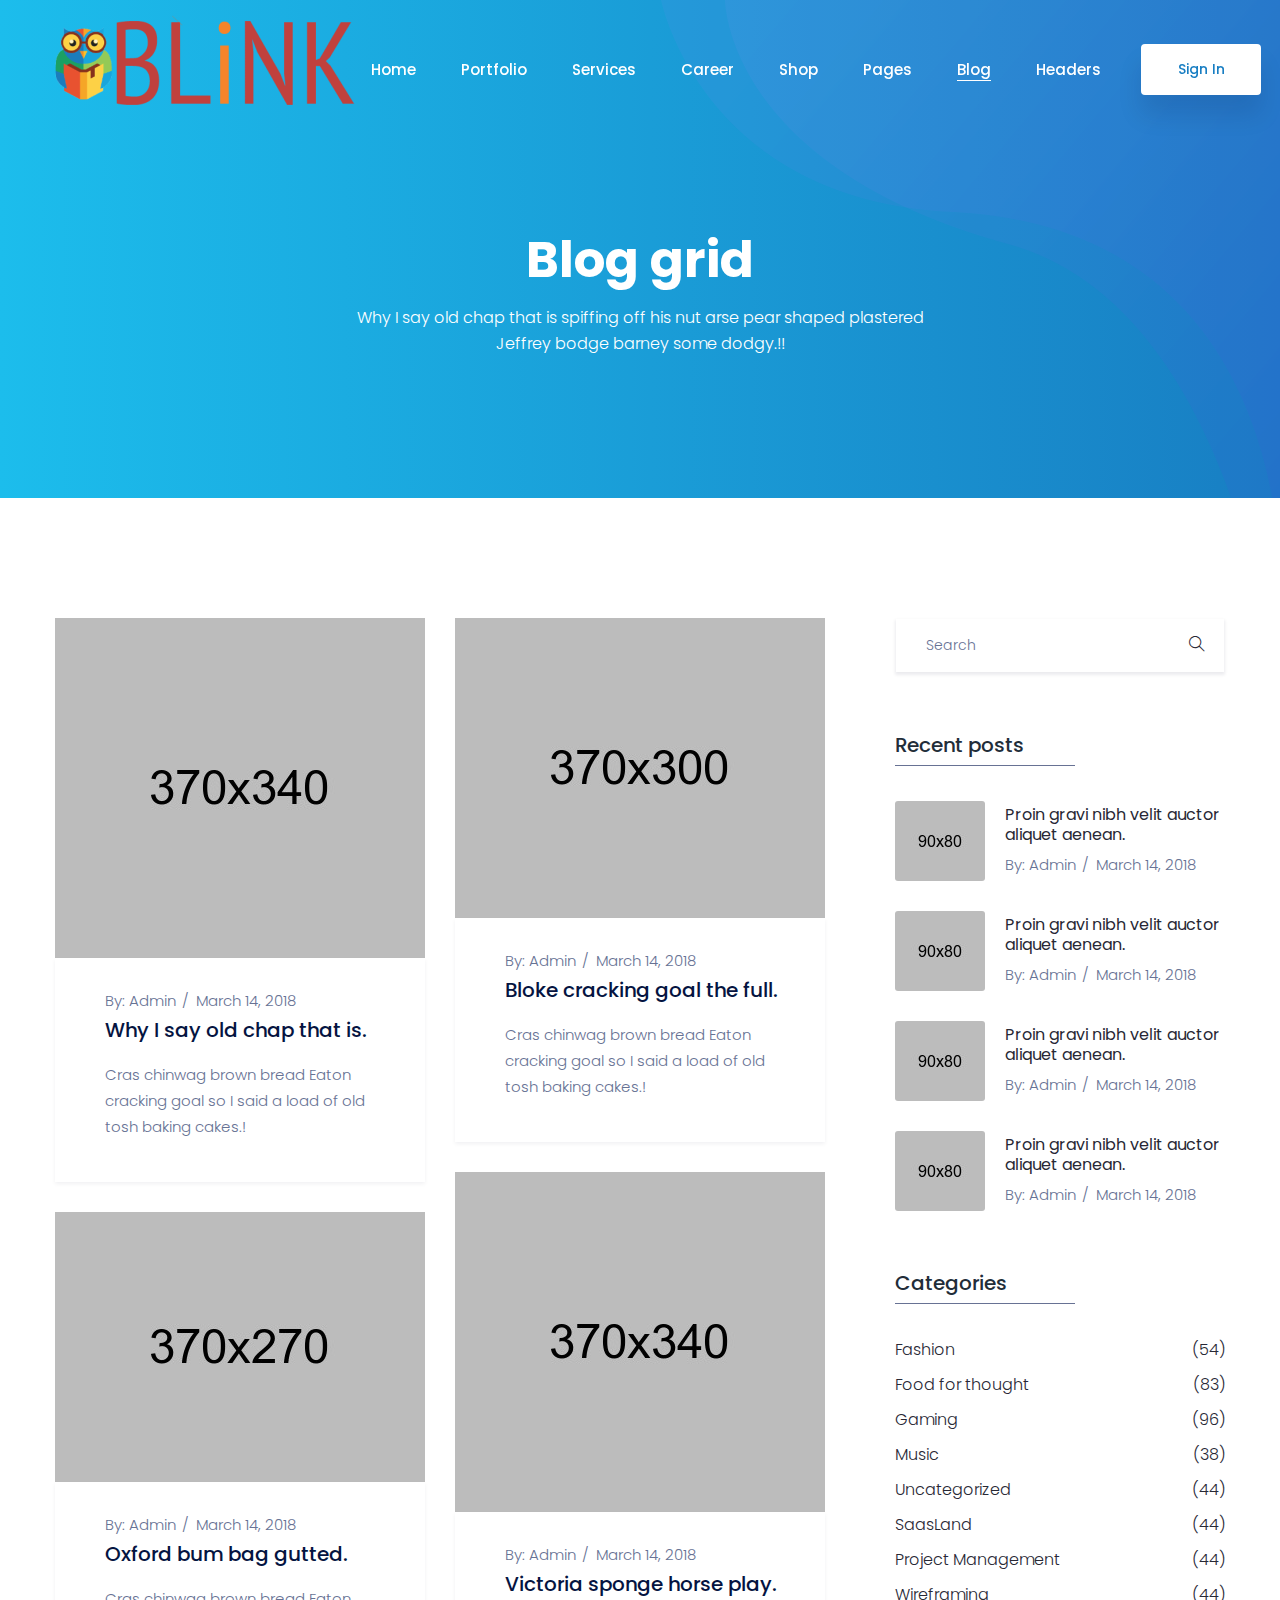
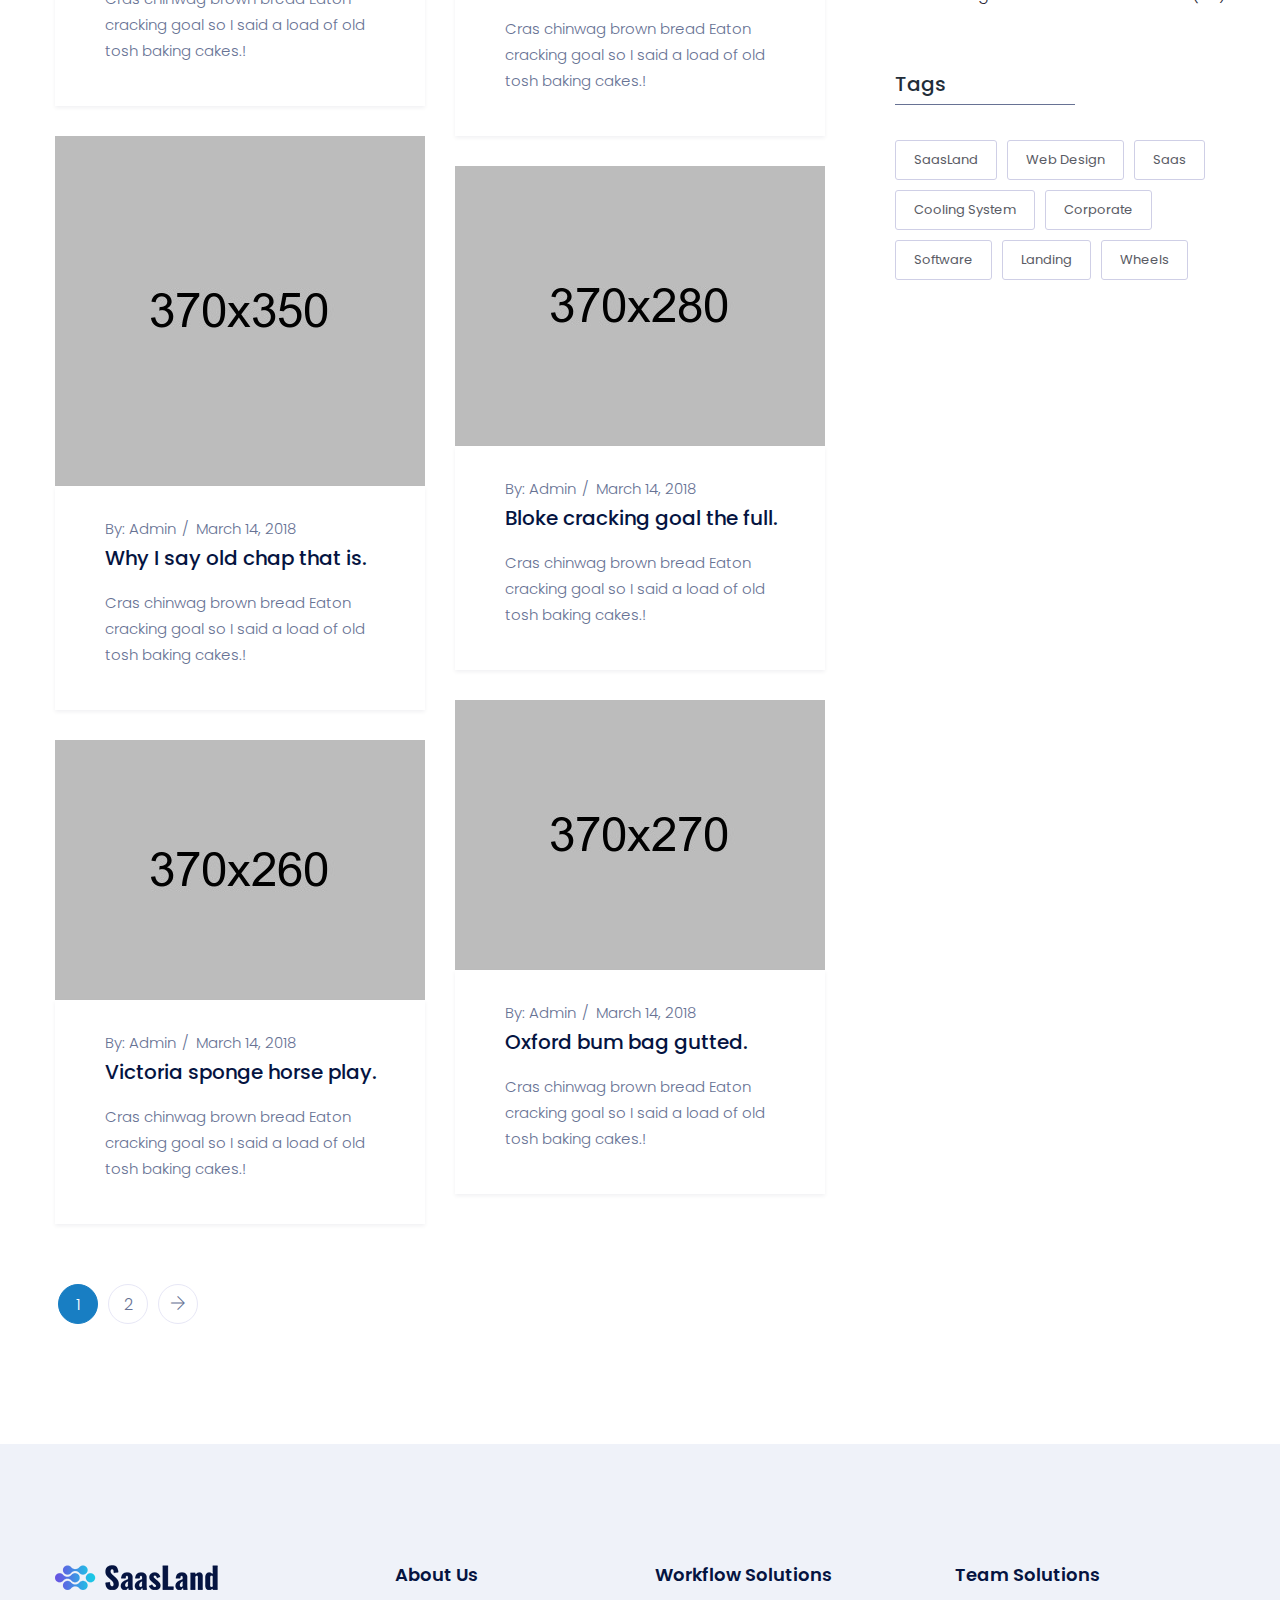
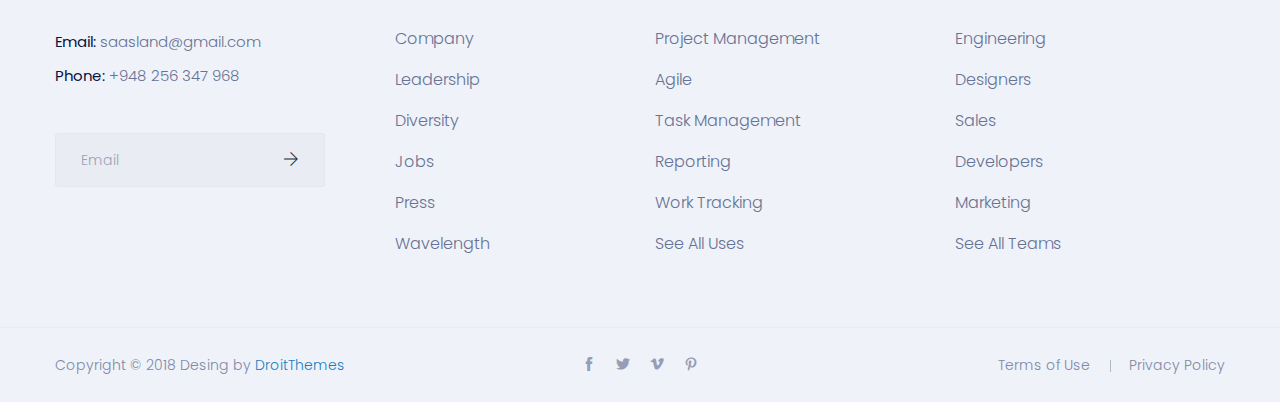
<file: blog-masonry-sidebar.html>
<!doctype html>
<html lang="en">

<head>
    <!-- Required meta tags -->
    <meta charset="utf-8">
    <meta name="viewport" content="width=device-width, initial-scale=1, shrink-to-fit=no">
    <link rel="shortcut icon" href="img/favicon.png" type="image/x-icon">
    <title>Saasland</title>
    <!-- Bootstrap CSS -->
    <link rel="stylesheet" href="css/bootstrap.min.css">
    <!--icon font css-->
    <link rel="stylesheet" href="vendors/themify-icon/themify-icons.css">
    <link rel="stylesheet" href="vendors/flaticon/flaticon.css">
    <link rel="stylesheet" href="vendors/animation/animate.css">
    <link rel="stylesheet" href="vendors/owl-carousel/assets/owl.carousel.min.css">
    <link rel="stylesheet" href="vendors/magnify-pop/magnific-popup.css">
    <link rel="stylesheet" href="vendors/nice-select/nice-select.css">
    <link rel="stylesheet" href="css/style.css">
    <link rel="stylesheet" href="css/responsive.css">
</head>

<body>
    <div id="preloader">
        <div id="ctn-preloader" class="ctn-preloader">
            <div class="animation-preloader">
                <div class="spinner"></div>
                <div class="txt-loading">
                    <span data-text-preloader="S" class="letters-loading">
                            S
                        </span>
                    <span data-text-preloader="A" class="letters-loading">
                            A
                        </span>
                    <span data-text-preloader="A" class="letters-loading">
                            A
                        </span>
                    <span data-text-preloader="S" class="letters-loading">
                            S
                        </span>
                    <span data-text-preloader="L" class="letters-loading">
                            L
                        </span>
                    <span data-text-preloader="A" class="letters-loading">
                            A
                        </span>
                    <span data-text-preloader="N" class="letters-loading">
                        N
                    </span>
                    <span data-text-preloader="D" class="letters-loading">
                        D
                    </span>
                </div>
                <p class="text-center">Loading</p>
            </div>
            <div class="loader">
                <div class="row">
                    <div class="col-3 loader-section section-left"><div class="bg"></div></div>
                    <div class="col-3 loader-section section-left"><div class="bg"></div></div>
                    <div class="col-3 loader-section section-right"><div class="bg"></div></div>
                    <div class="col-3 loader-section section-right"><div class="bg"></div></div>
                </div>
            </div>
        </div>
    </div>
    <header class="header_area">
        <nav class="navbar navbar-expand-lg menu_one menu_four">
            <div class="container">
                <a class="navbar-brand sticky_logo" href="#"><img src="img/logo2.png" srcset="img/logo2x-2.png 2x" alt="logo"><img src="img/logo.png" srcset="img/logo2x.png 2x" alt=""></a>
                <button class="navbar-toggler collapsed" type="button" data-toggle="collapse" data-target="#navbarSupportedContent" aria-controls="navbarSupportedContent" aria-expanded="false" aria-label="Toggle navigation">
                    <span class="menu_toggle">
                        <span class="hamburger">
                            <span></span>
                            <span></span>
                            <span></span>
                        </span>
                        <span class="hamburger-cross">
                            <span></span>
                            <span></span>
                        </span>
                    </span>
                </button>

                <div class="collapse navbar-collapse justify-content-center" id="navbarSupportedContent">
                    <ul class="navbar-nav menu w_menu">
                        <li class="nav-item dropdown submenu">
                            <a class="nav-link dropdown-toggle" href="#" role="button" data-toggle="dropdown" aria-haspopup="true" aria-expanded="false">
                            Home
                            </a>
                            <ul class="dropdown-menu">
                                <li class="nav-item"><a href="home-project-management.html" class="nav-link">Project Management</a></li>
                                <li class="nav-item"><a href="home-mail.html" class="nav-link">Mail</a></li>
                                <li class="nav-item"><a href="home-prototyping.html" class="nav-link">Prototyping</a></li>
                                <li class="nav-item"><a href="home-digital-marketing.html" class="nav-link">Digital Marketing</a></li>
                                <li class="nav-item"><a href="home-cloud.html" class="nav-link">Cloud</a></li>
                                <li class="nav-item"><a href="home-software-dark.html" class="nav-link">Software (dark)</a></li>
                                <li class="nav-item"><a href="home-app-showcase.html" class="nav-link">App Showcase</a></li>
                                <li class="nav-item"><a href="home-startup.html" class="nav-link">Startup</a></li>
                                <li class="nav-item"><a href="home-payment-processing.html" class="nav-link">Payment processing</a></li>
                                <li class="nav-item"><a href="home-saas.html" class="nav-link">Saas</a></li>
                            </ul>
                        </li>
                        <li class="nav-item dropdown submenu mega_menu">
                            <a class="nav-link dropdown-toggle" href="#" role="button" data-toggle="dropdown" aria-haspopup="true" aria-expanded="false">
                             Portfolio
                            </a>
                            <ul class="dropdown-menu">
                                <li class="nav-item">
                                    <a href="index.html" class="nav-link">Portfolio Grid</a>
                                    <ul class="dropdown-menu">
                                        <li class="nav-item"><a href="portfolio-grid-2col.html" class="nav-link">Style 1 (2 columns)</a></li>
                                        <li class="nav-item"><a href="portfolio-grid-3columns.html" class="nav-link">Style 1 (3 columns)</a></li>
                                        <li class="nav-item"><a href="portfolio-grid-4columns.html" class="nav-link">Style 1 (4 columns)</a></li>
                                        <li class="nav-item"><a href="portfolio-grid-2col-2.html" class="nav-link">Style 2 (2 columns)</a></li>
                                        <li class="nav-item"><a href="portfolio-grid-2col-3.html" class="nav-link">Style 2 (3 columns)</a></li>
                                        <li class="nav-item"><a href="portfolio-grid-2col-4.html" class="nav-link">Style 2 (4 columns)</a></li>
                                    </ul>
                                </li>
                                <li class="nav-item">
                                    <a href="index.html" class="nav-link">Portfolio Fluid</a>
                                    <ul class="dropdown-menu">
                                        <li class="nav-item"><a href="portfolio-fullwidth-3columns.html" class="nav-link">Style 1 (3 columns)</a></li>
                                        <li class="nav-item"><a href="portfolio-fullwidth-4columns.html" class="nav-link">Style 1 (4 columns)</a></li>
                                        <li class="nav-item"><a href="portfolio-grid-fullwidth1.html" class="nav-link">Style 2 (3 columns)</a></li>
                                        <li class="nav-item"><a href="portfolio-grid-fullwidth2.html" class="nav-link">Style 2 (4 columns)</a></li>
                                    </ul>
                                </li>
                                <li class="nav-item">
                                    <a href="index.html" class="nav-link">Portfolio Masonry</a>
                                    <ul class="dropdown-menu">
                                        <li class="nav-item"><a href="portfolio-mas-2col.html" class="nav-link">Style 1 (2 columns)</a></li>
                                        <li class="nav-item"><a href="portfolio-mas-3col.html" class="nav-link">Style 1 (3 columns)</a></li>
                                        <li class="nav-item"><a href="portfolio-mas-4col.html" class="nav-link">Style 1 (4 columns)</a></li>
                                        <li class="nav-item"><a href="portfolio-mas-3col-2.html" class="nav-link">Style 2 (3 columns)</a></li>
                                        <li class="nav-item"><a href="portfolio-mas-4col-2.html" class="nav-link">Style 2 (4 columns)</a></li>
                                    </ul>
                                </li>
                                <li class="nav-item">
                                    <a href="index.html" class="nav-link">Project details</a>
                                    <ul class="dropdown-menu">
                                        <li class="nav-item"><a href="portfolio-details-1.html" class="nav-link">Style 1</a></li>
                                        <li class="nav-item"><a href="portfolio-details-2.html" class="nav-link">Style 2</a></li>
                                        <li class="nav-item"><a href="portfolio-details-3.html" class="nav-link">Style 3</a></li>
                                    </ul>
                                </li>
                            </ul>
                        </li>
                        <li class="nav-item dropdown submenu">
                            <a class="nav-link dropdown-toggle" href="#" role="button" data-toggle="dropdown" aria-haspopup="true" aria-expanded="false">
                            Services
                            </a>
                            <ul class="dropdown-menu">
                                <li class="nav-item"><a href="service-1.html" class="nav-link">Service 1</a></li>
                                <li class="nav-item"><a href="service-2.html" class="nav-link">Service 2</a></li>
                                <li class="nav-item"><a href="service-3.html" class="nav-link">Service 3</a></li>
                                <li class="nav-item"><a href="process.html" class="nav-link">Our process</a></li>
                            </ul>
                        </li>
                        <li class="nav-item dropdown submenu">
                            <a class="nav-link dropdown-toggle" href="#" role="button" data-toggle="dropdown" aria-haspopup="true" aria-expanded="false">
                            Career
                            </a>
                            <ul class="dropdown-menu">
                                <li class="nav-item"><a href="job-listing.html" class="nav-link">Job listing</a></li>
                                <li class="nav-item"><a href="job-details.html" class="nav-link">Job detail</a></li>
                                <li class="nav-item"><a href="job-apply.html" class="nav-link">Apply to job</a></li>
                            </ul>
                        </li>
                        <li class="nav-item dropdown submenu">
                            <a class="nav-link dropdown-toggle" href="#" role="button" data-toggle="dropdown" aria-haspopup="true" aria-expanded="false">
                            Shop
                            </a>
                            <ul class="dropdown-menu">
                                <li class="nav-item"><a href="shop-grid.html" class="nav-link">Shop Grid</a></li>
                                <li class="nav-item"><a href="shop-list.html" class="nav-link">Shop list</a></li>
                                <li class="nav-item"><a href="product-details-1.html" class="nav-link">Product detail</a></li>
                                <li class="nav-item"><a href="shoping-cart.html" class="nav-link">Shopping cart</a></li>
                                <li class="nav-item"><a href="checkout.html" class="nav-link">Checkout</a></li>
                                <li class="nav-item"><a href="wishlist.html" class="nav-link">Wishlist</a></li>
                            </ul>
                        </li>
                        <li class="nav-item dropdown submenu">
                            <a class="nav-link dropdown-toggle" href="#" role="button" data-toggle="dropdown" aria-haspopup="true" aria-expanded="false">
                            Pages
                            </a>
                            <ul class="dropdown-menu">
                                <li class="nav-item"><a href="about.html" class="nav-link">About</a></li>
                                <li class="nav-item"><a href="price.html" class="nav-link">Pricing</a></li>
                                <li class="nav-item"><a href="team.html" class="nav-link">Team</a></li>
                                <li class="nav-item"><a href="faq.html" class="nav-link">FAQ</a></li>
                                <li class="nav-item"><a href="sign-up-1.html" class="nav-link">Sign Up 1</a></li>
                                <li class="nav-item"><a href="sign-up-2.html" class="nav-link">Sign Up 2</a></li>
                                <li class="nav-item"><a href="login.html" class="nav-link">login 1</a></li>
                                <li class="nav-item"><a href="sign1.html" class="nav-link">login 2</a></li>
                                <li class="nav-item"><a href="contact-1.html" class="nav-link">Contact 1</a></li>
                                <li class="nav-item"><a href="contact-2.html" class="nav-link">Contact 2</a></li>
                                <li class="nav-item"><a href="404.html" class="nav-link">404</a></li>
                            </ul>
                        </li>
                        <li class="nav-item dropdown submenu active">
                            <a class="nav-link dropdown-toggle" href="#" role="button" data-toggle="dropdown" aria-haspopup="true" aria-expanded="false">
                            Blog
                            </a>
                            <ul class="dropdown-menu">
                                <li class="nav-item"><a href="blog-grid.html" class="nav-link">Blog Grid</a></li>
                                <li class="nav-item"><a href="blog-list.html" class="nav-link">Blog list</a></li>
                                <li class="nav-item"><a href="blog-masonry.html" class="nav-link">Blog Masonry</a></li>
                                <li class="nav-item active"><a href="blog-masonry-sidebar.html" class="nav-link">Blog Masonry Sidebar</a></li>
                                <li class="nav-item"><a href="blog-single.html" class="nav-link">Blog Single</a></li>
                            </ul>
                        </li>
                        <li class="nav-item dropdown submenu">
                            <a class="nav-link dropdown-toggle" href="#" role="button" data-toggle="dropdown" aria-haspopup="true" aria-expanded="false">
                            Headers
                            </a>
                            <ul class="dropdown-menu">
                                <li class="nav-item"><a href="header-dark.html" class="nav-link">Header Dark</a></li>
                                <li class="nav-item"><a href="header-style2.html" class="nav-link">Header Style 2</a></li>
                                <li class="nav-item"><a href="header-style3.html" class="nav-link">Header Style 3</a></li>
                                <li class="nav-item"><a href="header-style4.html" class="nav-link">Header Style 4</a></li>
                                <li class="nav-item"><a href="header-style5.html" class="nav-link">Header Style 5</a></li>
                                <li class="nav-item"><a href="header-style6.html" class="nav-link">Header Style 6</a></li>
                                <li class="nav-item"><a href="header-style7.html" class="nav-link">Header Style 7</a></li>
                                <li class="nav-item"><a href="header-style8.html" class="nav-link">Header Style 8</a></li>
                            </ul>
                        </li>
                    </ul>
                </div>
                <a class="btn_get btn_hover hidden-sm hidden-xs" href="#get-app">Sign In</a>
            </div>
        </nav>
    </header>
    
    <section class="breadcrumb_area">
        <img class="breadcrumb_shap" src="img/breadcrumb/banner_bg.png" alt="">
        <div class="container">
            <div class="breadcrumb_content text-center">
                <h1 class="f_p f_700 f_size_50 w_color l_height50 mb_20">Blog grid</h1>
                <p class="f_300 w_color f_size_16 l_height26">Why I say old chap that is spiffing off his nut arse pear shaped plastered<br> Jeffrey bodge barney some dodgy.!!</p>
            </div>
        </div>
    </section>
    
    <section class="blog_area sec_pad">
        <div class="container">
            <div class="row">
                <div class="col-lg-8">
                    <div class="row" id="blog_masonry">
                        <div class="col-lg-6 col-sm-6">
                            <div class="blog_grid_item mb-30">
                                <div class="blog_img">
                                    <img src="img/blog-grid/masonry_01.jpg" alt="">
                                </div>
                                <div class="blog_content">
                                    <div class="entry_post_info">
                                        By: <a href="#">Admin</a>
                                        <a href="#">March 14, 2018</a>
                                    </div>
                                    <a href="#"><h5 class="f_p f_size_20 f_500 t_color mb_20">Why I say old chap that is.</h5></a>
                                    <p class="f_300 mb-0">Cras chinwag brown bread Eaton cracking goal so I said a load of old tosh baking cakes.!</p>
                                </div>
                            </div>
                        </div>
                        <div class="col-lg-6 col-sm-6">
                            <div class="blog_grid_item mb-30">
                                <div class="blog_img">
                                    <img src="img/blog-grid/masonry_02.jpg" alt="">
                                </div>
                                <div class="blog_content">
                                    <div class="entry_post_info">
                                        By: <a href="#">Admin</a>
                                        <a href="#">March 14, 2018</a>
                                    </div>
                                    <a href="#"><h5 class="f_p f_size_20 f_500 t_color mb_20">Bloke cracking goal the full.</h5></a>
                                    <p class="f_300 mb-0">Cras chinwag brown bread Eaton cracking goal so I said a load of old tosh baking cakes.!</p>
                                </div>
                            </div>
                        </div>
                        <div class="col-lg-6 col-sm-6">
                            <div class="blog_grid_item mb-30">
                                <div class="blog_img">
                                    <img src="img/blog-grid/masonry_04.jpg" alt="">
                                </div>
                                <div class="blog_content">
                                    <div class="entry_post_info">
                                        By: <a href="#">Admin</a>
                                        <a href="#">March 14, 2018</a>
                                    </div>
                                    <a href="#"><h5 class="f_p f_size_20 f_500 t_color mb_20">Victoria sponge horse play.</h5></a>
                                    <p class="f_300 mb-0">Cras chinwag brown bread Eaton cracking goal so I said a load of old tosh baking cakes.!</p>
                                </div>
                            </div>
                        </div>
                        <div class="col-lg-6 col-sm-6">
                            <div class="blog_grid_item mb-30">
                                <div class="blog_img">
                                    <img src="img/blog-grid/masonry_03.jpg" alt="">
                                </div>
                                <div class="blog_content">
                                    <div class="entry_post_info">
                                        By: <a href="#">Admin</a>
                                        <a href="#">March 14, 2018</a>
                                    </div>
                                    <a href="#"><h5 class="f_p f_size_20 f_500 t_color mb_20">Oxford bum bag gutted.</h5></a>
                                    <p class="f_300 mb-0">Cras chinwag brown bread Eaton cracking goal so I said a load of old tosh baking cakes.!</p>
                                </div>
                            </div>
                        </div>
                        <div class="col-lg-6 col-sm-6">
                            <div class="blog_grid_item mb-30">
                                <div class="blog_img">
                                    <img src="img/blog-grid/masonry_05.jpg" alt="">
                                </div>
                                <div class="blog_content">
                                    <div class="entry_post_info">
                                        By: <a href="#">Admin</a>
                                        <a href="#">March 14, 2018</a>
                                    </div>
                                    <a href="#"><h5 class="f_p f_size_20 f_500 t_color mb_20">Why I say old chap that is.</h5></a>
                                    <p class="f_300 mb-0">Cras chinwag brown bread Eaton cracking goal so I said a load of old tosh baking cakes.!</p>
                                </div>
                            </div>
                        </div>
                        <div class="col-lg-6 col-sm-6">
                            <div class="blog_grid_item mb-30">
                                <div class="blog_img">
                                    <img src="img/blog-grid/masonry_06.jpg" alt="">
                                </div>
                                <div class="blog_content">
                                    <div class="entry_post_info">
                                        By: <a href="#">Admin</a>
                                        <a href="#">March 14, 2018</a>
                                    </div>
                                    <a href="#"><h5 class="f_p f_size_20 f_500 t_color mb_20">Bloke cracking goal the full.</h5></a>
                                    <p class="f_300 mb-0">Cras chinwag brown bread Eaton cracking goal so I said a load of old tosh baking cakes.!</p>
                                </div>
                            </div>
                        </div>
                        <div class="col-lg-6 col-sm-6">
                            <div class="blog_grid_item mb-30">
                                <div class="blog_img">
                                    <img src="img/blog-grid/masonry_07.jpg" alt="">
                                </div>
                                <div class="blog_content">
                                    <div class="entry_post_info">
                                        By: <a href="#">Admin</a>
                                        <a href="#">March 14, 2018</a>
                                    </div>
                                    <a href="#"><h5 class="f_p f_size_20 f_500 t_color mb_20">Oxford bum bag gutted.</h5></a>
                                    <p class="f_300 mb-0">Cras chinwag brown bread Eaton cracking goal so I said a load of old tosh baking cakes.!</p>
                                </div>
                            </div>
                        </div>
                        <div class="col-lg-6 col-sm-6">
                            <div class="blog_grid_item mb-30">
                                <div class="blog_img">
                                    <img src="img/blog-grid/masonry_08.jpg" alt="">
                                </div>
                                <div class="blog_content">
                                    <div class="entry_post_info">
                                        By: <a href="#">Admin</a>
                                        <a href="#">March 14, 2018</a>
                                    </div>
                                    <a href="#"><h5 class="f_p f_size_20 f_500 t_color mb_20">Victoria sponge horse play.</h5></a>
                                    <p class="f_300 mb-0">Cras chinwag brown bread Eaton cracking goal so I said a load of old tosh baking cakes.!</p>
                                </div>
                            </div>
                        </div>
                        <ul class="col-lg-12 list-unstyled page-numbers shop_page_number text-left mt_30">
                            <li><span aria-current="page" class="page-numbers current">1</span></li>
                            <li><a class="page-numbers" href="#">2</a></li>
                            <li><a class="next page-numbers" href="#"><i class="ti-arrow-right"></i></a></li>
                        </ul>
                    </div>
                </div>
                <div class="col-lg-4">
                    <div class="blog-sidebar">
                        <div class="widget sidebar_widget widget_search">
                            <form action="#" class="search-form input-group">
                                <input type="search" class="form-control widget_input" placeholder="Search">
                                <button type="submit"><i class="ti-search"></i></button>
                            </form>
                        </div>
                        <div class="widget sidebar_widget widget_recent_post mt_60">
                            <div class="widget_title">
                                <h3 class="f_p f_size_20 t_color3">Recent posts</h3>
                                <div class="border_bottom"></div>
                            </div>
                            <div class="media post_item">
                                <img src="img/blog-grid/post_1.jpg" alt="">
                                <div class="media-body">
                                    <a href="#"><h3 class="f_size_16 f_p f_400">Proin gravi nibh velit auctor aliquet aenean.</h3></a>
                                    <div class="entry_post_info">
                                        By: <a href="#">Admin</a>
                                        <a href="#">March 14, 2018</a>
                                    </div>
                                </div>
                            </div>
                            <div class="media post_item">
                                <img src="img/blog-grid/post_2.jpg" alt="">
                                <div class="media-body">
                                    <a href="#"><h3 class="f_size_16 f_p f_400">Proin gravi nibh velit auctor aliquet aenean.</h3></a>
                                    <div class="entry_post_info">
                                        By: <a href="#">Admin</a>
                                        <a href="#">March 14, 2018</a>
                                    </div>
                                </div>
                            </div>
                            <div class="media post_item">
                                <img src="img/blog-grid/post_3.jpg" alt="">
                                <div class="media-body">
                                    <a href="#"><h3 class="f_size_16 f_p f_400">Proin gravi nibh velit auctor aliquet aenean.</h3></a>
                                    <div class="entry_post_info">
                                        By: <a href="#">Admin</a>
                                        <a href="#">March 14, 2018</a>
                                    </div>
                                </div>
                            </div>
                             <div class="media post_item">
                                <img src="img/blog-grid/post_4.jpg" alt="">
                                <div class="media-body">
                                    <a href="#"><h3 class="f_size_16 f_p f_400">Proin gravi nibh velit auctor aliquet aenean.</h3></a>
                                    <div class="entry_post_info">
                                        By: <a href="#">Admin</a>
                                        <a href="#">March 14, 2018</a>
                                    </div>
                                </div>
                            </div>
                        </div>
                        <div class="widget sidebar_widget widget_categorie mt_60">
                            <div class="widget_title">
                                <h3 class="f_p f_size_20 t_color3">Categories</h3>
                                <div class="border_bottom"></div>
                            </div>
                            <ul class="list-unstyled">
                                <li> <a href="#"><span>Fashion</span><em>(54)</em></a> </li>
                                <li> <a href="#"><span>Food for thought</span><em>(83)</em></a> </li>
                                <li> <a href="#"><span>Gaming</span><em>(96)</em></a> </li>
                                <li> <a href="#"><span>Music</span><em>(38)</em></a> </li>
                                <li> <a href="#"><span>Uncategorized</span><em>(44)</em></a> </li>
                                <li> <a href="#"><span>SaasLand</span><em>(44)</em></a> </li>
                                <li> <a href="#"><span>Project Management</span><em>(44)</em></a> </li>
                                <li> <a href="#"><span>Wireframing</span><em>(44)</em></a> </li>
                            </ul>
                        </div>
                        <div class="widget sidebar_widget widget_tag_cloud mt_60">
                            <div class="widget_title">
                                <h3 class="f_p f_size_20 t_color3">Tags</h3>
                                <div class="border_bottom"></div>
                            </div>
                            <div class="post-tags">
                                <a href="#">SaasLand</a>
                                <a href="#">Web Design</a>
                                <a href="#">Saas</a>
                                <a href="#">Cooling System</a>
                                <a href="#">Corporate</a>
                                <a href="#">Software</a>
                                <a href="#">Landing</a>
                                <a href="#">Wheels</a>
                            </div>
                        </div>
                    </div>
                </div>
                
            </div>
        </div>
    </section>
   
    <footer class="footer_area footer_area_four f_bg">
        <div class="footer_top">
            <div class="container">
                <div class="row">
                    <div class="col-lg-3 col-md-6">
                        <div class="f_widget company_widget">
                            <a href="index.html" class="f-logo"><img src="img/logo.png" srcset="img/logo2x.png 2x" alt=""></a>
                            <div class="widget-wrap">
                                <p class="f_400 f_p f_size_15 mb-0 l_height34"><span>Email:</span> <a href="mailto:saasland@gmail.com" class="f_300">saasland@gmail.com</a></p>
                                <p class="f_400 f_p f_size_15 mb-0 l_height34"><span>Phone:</span> <a href="tel:948256347968" class="f_300">+948 256 347 968</a></p>
                            </div>
                            <form action="#" class="f_subscribe mailchimp" method="post">
                                <input type="text" name="EMAIL" class="form-control memail" placeholder="Email">
                                <button class="btn btn-submit" type="submit"><i class="ti-arrow-right"></i></button>
                                <p class="mchimp-errmessage" style="display: none;"></p>
                                <p class="mchimp-sucmessage" style="display: none;"></p>
                            </form>
                        </div>
                    </div>
                    <div class="col-lg-3 col-md-6">
                        <div class="f_widget about-widget pl_40">
                            <h3 class="f-title f_600 t_color f_size_18 mb_40">About Us</h3>
                            <ul class="list-unstyled f_list">
                                <li><a href="#">Company</a></li>
                                <li><a href="#">Leadership</a></li>
                                <li><a href="#">Diversity</a></li>
                                <li><a href="#">Jobs</a></li>
                                <li><a href="#">Press</a></li>
                                <li><a href="#">Wavelength</a></li>
                            </ul>
                        </div>
                    </div>
                    <div class="col-lg-3 col-md-6">
                        <div class="f_widget about-widget">
                            <h3 class="f-title f_600 t_color f_size_18 mb_40">Workflow Solutions</h3>
                            <ul class="list-unstyled f_list">
                                <li><a href="#">Project Management</a></li>
                                <li><a href="#">Agile</a></li>
                                <li><a href="#">Task Management</a></li>
                                <li><a href="#">Reporting</a></li>
                                <li><a href="#">Work Tracking</a></li>
                                <li><a href="#">See All Uses</a></li>
                            </ul>
                        </div>
                    </div>
                    <div class="col-lg-3 col-md-6">
                        <div class="f_widget about-widget">
                            <h3 class="f-title f_600 t_color f_size_18 mb_40">Team Solutions</h3>
                            <ul class="list-unstyled f_list">
                                <li><a href="#">Engineering</a></li>
                                <li><a href="#">Designers</a></li>
                                <li><a href="#">Sales</a></li>
                                <li><a href="#">Developers</a></li>
                                <li><a href="#">Marketing</a></li>
                                <li><a href="#">See All Teams</a></li>
                            </ul>
                        </div>
                    </div>
                </div>
            </div>
        </div>
        <div class="footer_bottom">
            <div class="container">
                <div class="row align-items-center">
                    <div class="col-lg-4 col-md-5 col-sm-6">
                        <p class="mb-0 f_300">Copyright © 2018 Desing by <a href="#">DroitThemes</a></p>
                    </div>
                    <div class="col-lg-4 col-md-3 col-sm-6">
                        <div class="f_social_icon_two text-center">
                            <a href="#"><i class="ti-facebook"></i></a>
                            <a href="#"><i class="ti-twitter-alt"></i></a>
                            <a href="#"><i class="ti-vimeo-alt"></i></a>
                            <a href="#"><i class="ti-pinterest"></i></a>
                        </div>
                    </div>
                    <div class="col-lg-4 col-md-4 col-sm-12">
                        <ul class="list-unstyled f_menu text-right">
                            <li><a href="#">Terms of Use</a></li>
                            <li><a href="#">Privacy Policy</a></li>
                        </ul>
                    </div>
                </div>
            </div>
        </div>
    </footer>
    <!-- Optional JavaScript -->
    <!-- jQuery first, then Popper.js, then Bootstrap JS -->
    <script src="js/jquery-3.2.1.min.js"></script>
    <script src="js/propper.js"></script>
    <script src="js/bootstrap.min.js"></script>
    <script src="vendors/wow/wow.min.js"></script>
    <script src="vendors/sckroller/jquery.parallax-scroll.js"></script>
    <script src="vendors/owl-carousel/owl.carousel.min.js"></script>
    <script src="vendors/imagesloaded/imagesloaded.pkgd.min.js"></script>
    <script src="vendors/isotope/isotope-min.js"></script>
    <script src="vendors/magnify-pop/jquery.magnific-popup.min.js"></script>
    <script src="vendors/nice-select/jquery.nice-select.min.js"></script>
    <script src="js/plugins.js"></script>
    <script src="js/main.js"></script>
</body>

</html>
</file>
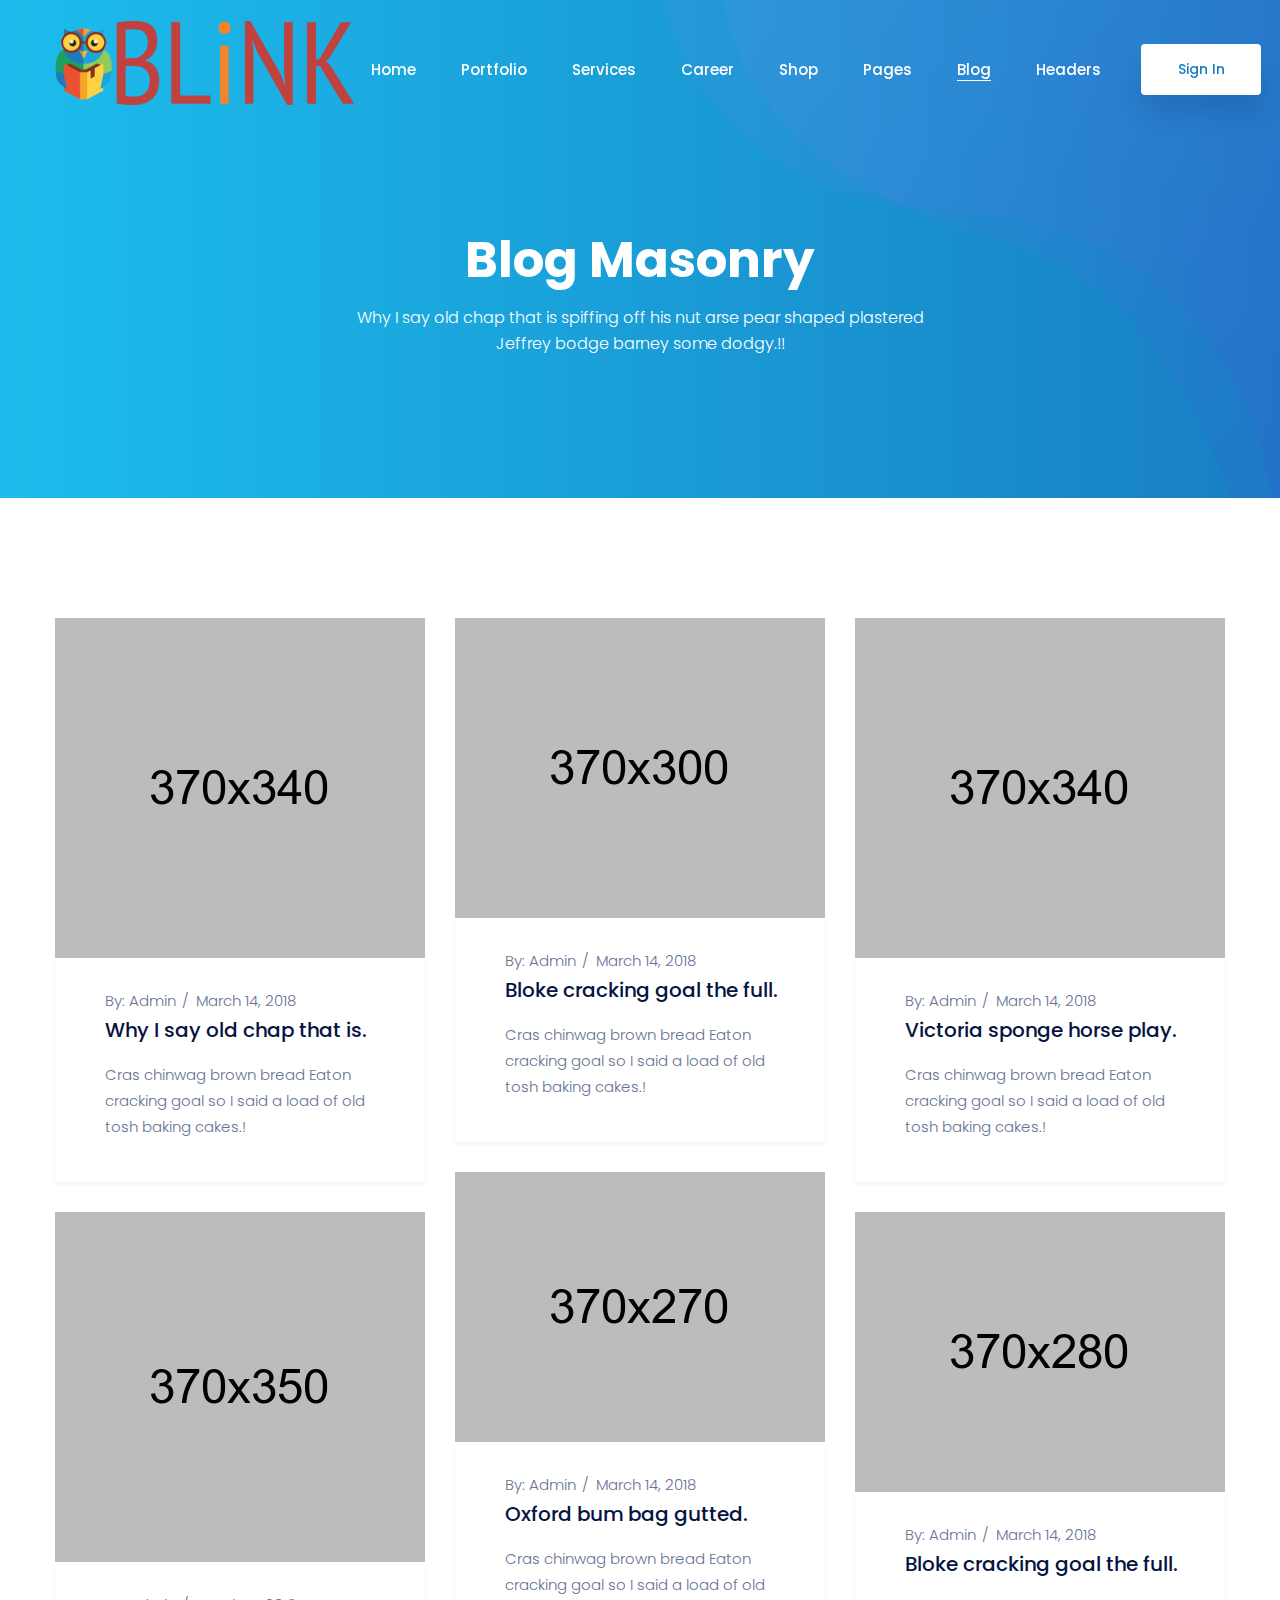
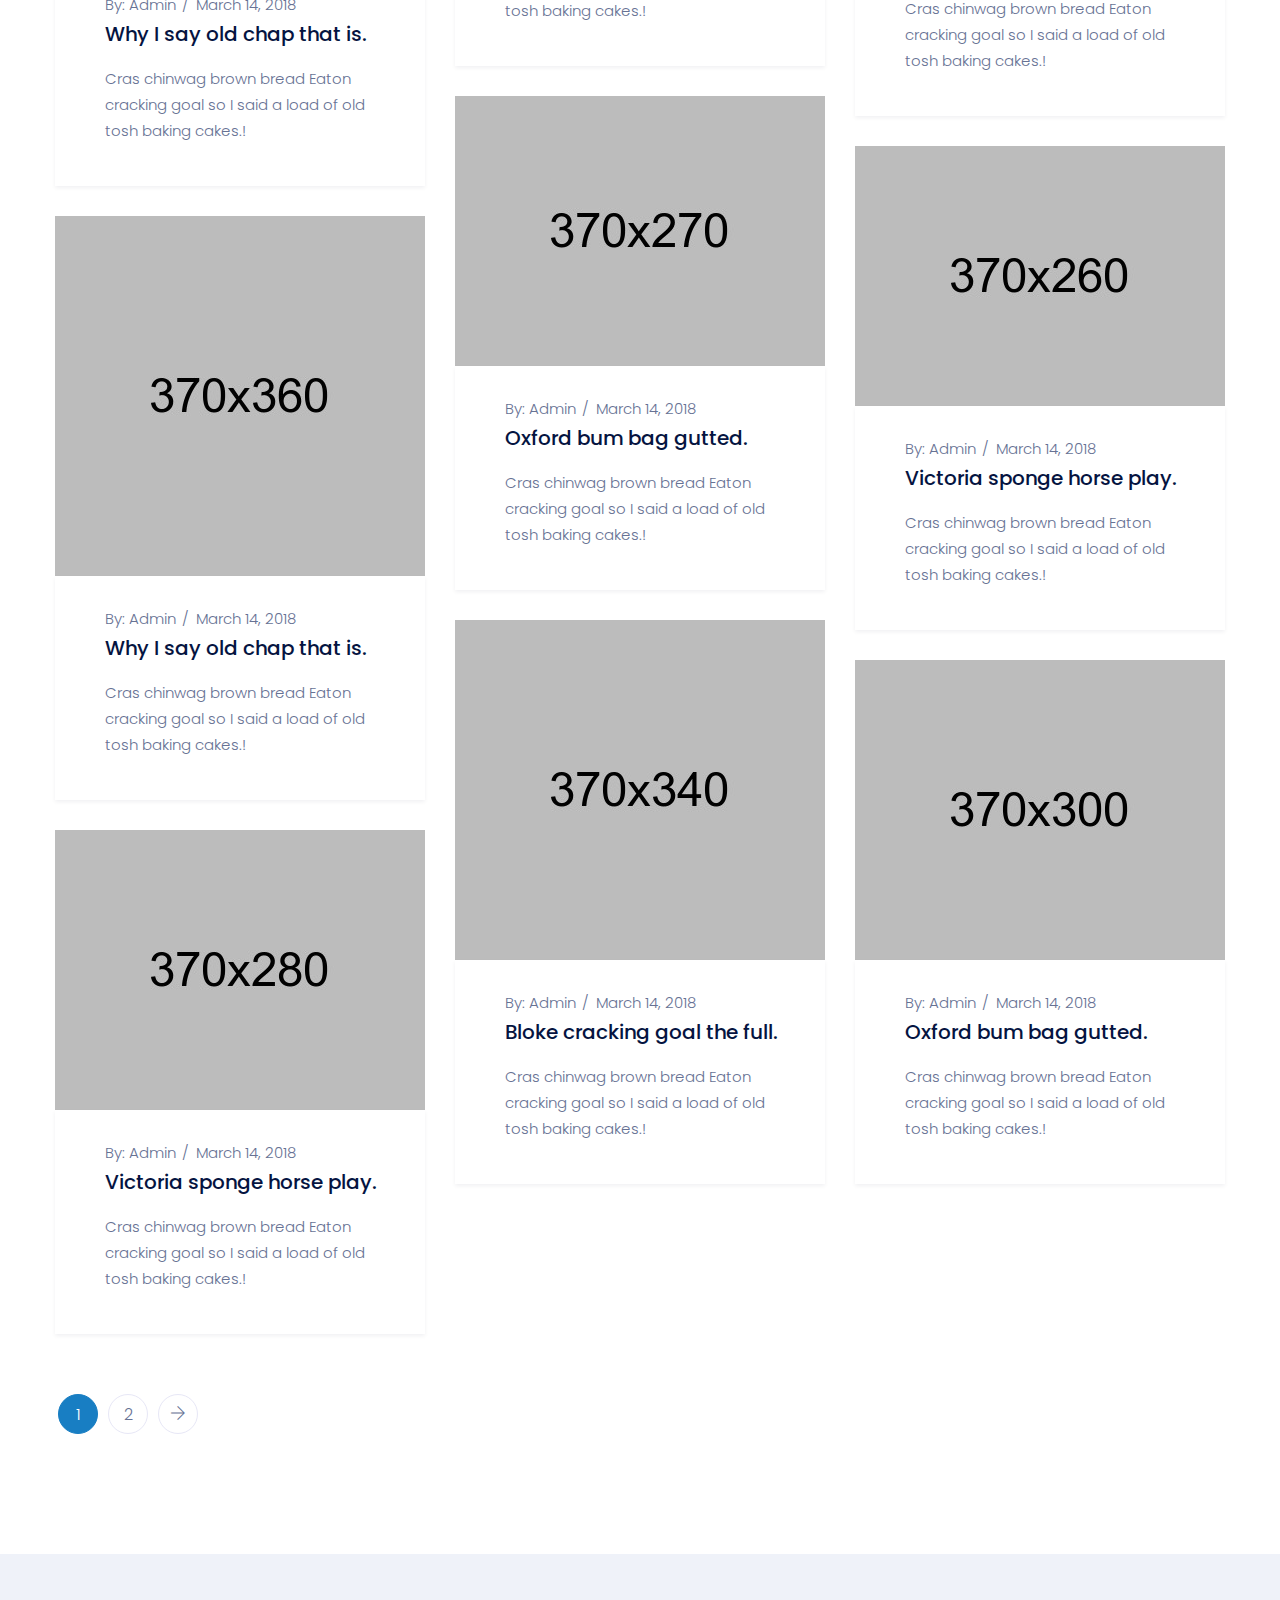
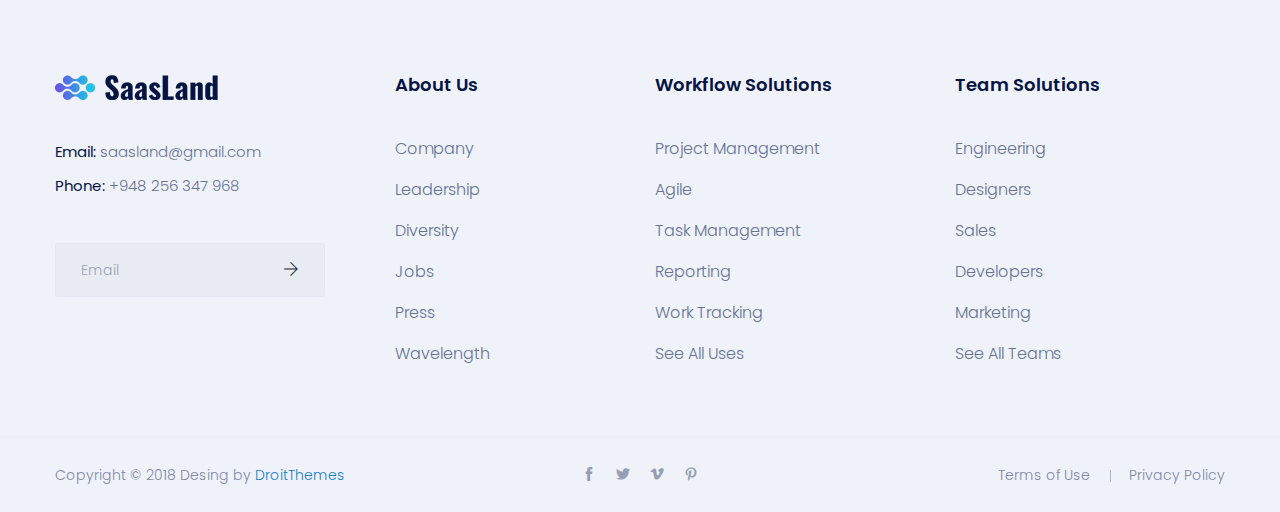
<file: blog-masonry.html>
<!doctype html>
<html lang="en">

<head>
    <!-- Required meta tags -->
    <meta charset="utf-8">
    <meta name="viewport" content="width=device-width, initial-scale=1, shrink-to-fit=no">
    <link rel="shortcut icon" href="img/favicon.png" type="image/x-icon">
    <title>Saasland</title>
    <!-- Bootstrap CSS -->
    <link rel="stylesheet" href="css/bootstrap.min.css">
    <!--icon font css-->
    <link rel="stylesheet" href="vendors/themify-icon/themify-icons.css">
    <link rel="stylesheet" href="vendors/flaticon/flaticon.css">
    <link rel="stylesheet" href="vendors/animation/animate.css">
    <link rel="stylesheet" href="vendors/owl-carousel/assets/owl.carousel.min.css">
    <link rel="stylesheet" href="vendors/magnify-pop/magnific-popup.css">
    <link rel="stylesheet" href="vendors/nice-select/nice-select.css">
    <link rel="stylesheet" href="css/style.css">
    <link rel="stylesheet" href="css/responsive.css">
</head>

<body>
    <div id="preloader">
        <div id="ctn-preloader" class="ctn-preloader">
            <div class="animation-preloader">
                <div class="spinner"></div>
                <div class="txt-loading">
                    <span data-text-preloader="S" class="letters-loading">
                            S
                        </span>
                    <span data-text-preloader="A" class="letters-loading">
                            A
                        </span>
                    <span data-text-preloader="A" class="letters-loading">
                            A
                        </span>
                    <span data-text-preloader="S" class="letters-loading">
                            S
                        </span>
                    <span data-text-preloader="L" class="letters-loading">
                            L
                        </span>
                    <span data-text-preloader="A" class="letters-loading">
                            A
                        </span>
                    <span data-text-preloader="N" class="letters-loading">
                        N
                    </span>
                    <span data-text-preloader="D" class="letters-loading">
                        D
                    </span>
                </div>
                <p class="text-center">Loading</p>
            </div>
            <div class="loader">
                <div class="row">
                    <div class="col-3 loader-section section-left"><div class="bg"></div></div>
                    <div class="col-3 loader-section section-left"><div class="bg"></div></div>
                    <div class="col-3 loader-section section-right"><div class="bg"></div></div>
                    <div class="col-3 loader-section section-right"><div class="bg"></div></div>
                </div>
            </div>
        </div>
    </div>
    <header class="header_area">
        <nav class="navbar navbar-expand-lg menu_one menu_four">
            <div class="container">
                <a class="navbar-brand sticky_logo" href="#"><img src="img/logo2.png" srcset="img/logo2x-2.png 2x" alt="logo"><img src="img/logo.png" srcset="img/logo2x.png 2x" alt=""></a>
                <button class="navbar-toggler collapsed" type="button" data-toggle="collapse" data-target="#navbarSupportedContent" aria-controls="navbarSupportedContent" aria-expanded="false" aria-label="Toggle navigation">
                    <span class="menu_toggle">
                        <span class="hamburger">
                            <span></span>
                            <span></span>
                            <span></span>
                        </span>
                        <span class="hamburger-cross">
                            <span></span>
                            <span></span>
                        </span>
                    </span>
                </button>

                <div class="collapse navbar-collapse justify-content-center" id="navbarSupportedContent">
                    <ul class="navbar-nav menu w_menu">
                        <li class="nav-item dropdown submenu">
                            <a class="nav-link dropdown-toggle" href="#" role="button" data-toggle="dropdown" aria-haspopup="true" aria-expanded="false">
                            Home
                            </a>
                            <ul class="dropdown-menu">
                                <li class="nav-item"><a href="home-project-management.html" class="nav-link">Project Management</a></li>
                                <li class="nav-item"><a href="home-mail.html" class="nav-link">Mail</a></li>
                                <li class="nav-item"><a href="home-prototyping.html" class="nav-link">Prototyping</a></li>
                                <li class="nav-item"><a href="home-digital-marketing.html" class="nav-link">Digital Marketing</a></li>
                                <li class="nav-item"><a href="home-cloud.html" class="nav-link">Cloud</a></li>
                                <li class="nav-item"><a href="home-software-dark.html" class="nav-link">Software (dark)</a></li>
                                <li class="nav-item"><a href="home-app-showcase.html" class="nav-link">App Showcase</a></li>
                                <li class="nav-item"><a href="home-startup.html" class="nav-link">Startup</a></li>
                                <li class="nav-item"><a href="home-payment-processing.html" class="nav-link">Payment processing</a></li>
                                <li class="nav-item"><a href="home-saas.html" class="nav-link">Saas</a></li>
                            </ul>
                        </li>
                        <li class="nav-item dropdown submenu mega_menu">
                            <a class="nav-link dropdown-toggle" href="#" role="button" data-toggle="dropdown" aria-haspopup="true" aria-expanded="false">
                             Portfolio
                            </a>
                            <ul class="dropdown-menu">
                                <li class="nav-item">
                                    <a href="index.html" class="nav-link">Portfolio Grid</a>
                                    <ul class="dropdown-menu">
                                        <li class="nav-item"><a href="portfolio-grid-2col.html" class="nav-link">Style 1 (2 columns)</a></li>
                                        <li class="nav-item"><a href="portfolio-grid-3columns.html" class="nav-link">Style 1 (3 columns)</a></li>
                                        <li class="nav-item"><a href="portfolio-grid-4columns.html" class="nav-link">Style 1 (4 columns)</a></li>
                                        <li class="nav-item"><a href="portfolio-grid-2col-2.html" class="nav-link">Style 2 (2 columns)</a></li>
                                        <li class="nav-item"><a href="portfolio-grid-2col-3.html" class="nav-link">Style 2 (3 columns)</a></li>
                                        <li class="nav-item"><a href="portfolio-grid-2col-4.html" class="nav-link">Style 2 (4 columns)</a></li>
                                    </ul>
                                </li>
                                <li class="nav-item">
                                    <a href="index.html" class="nav-link">Portfolio Fluid</a>
                                    <ul class="dropdown-menu">
                                        <li class="nav-item"><a href="portfolio-fullwidth-3columns.html" class="nav-link">Style 1 (3 columns)</a></li>
                                        <li class="nav-item"><a href="portfolio-fullwidth-4columns.html" class="nav-link">Style 1 (4 columns)</a></li>
                                        <li class="nav-item"><a href="portfolio-grid-fullwidth1.html" class="nav-link">Style 2 (3 columns)</a></li>
                                        <li class="nav-item"><a href="portfolio-grid-fullwidth2.html" class="nav-link">Style 2 (4 columns)</a></li>
                                    </ul>
                                </li>
                                <li class="nav-item">
                                    <a href="index.html" class="nav-link">Portfolio Masonry</a>
                                    <ul class="dropdown-menu">
                                        <li class="nav-item"><a href="portfolio-mas-2col.html" class="nav-link">Style 1 (2 columns)</a></li>
                                        <li class="nav-item"><a href="portfolio-mas-3col.html" class="nav-link">Style 1 (3 columns)</a></li>
                                        <li class="nav-item"><a href="portfolio-mas-4col.html" class="nav-link">Style 1 (4 columns)</a></li>
                                        <li class="nav-item"><a href="portfolio-mas-3col-2.html" class="nav-link">Style 2 (3 columns)</a></li>
                                        <li class="nav-item"><a href="portfolio-mas-4col-2.html" class="nav-link">Style 2 (4 columns)</a></li>
                                    </ul>
                                </li>
                                <li class="nav-item">
                                    <a href="index.html" class="nav-link">Project details</a>
                                    <ul class="dropdown-menu">
                                        <li class="nav-item"><a href="portfolio-details-1.html" class="nav-link">Style 1</a></li>
                                        <li class="nav-item"><a href="portfolio-details-2.html" class="nav-link">Style 2</a></li>
                                        <li class="nav-item"><a href="portfolio-details-3.html" class="nav-link">Style 3</a></li>
                                    </ul>
                                </li>
                            </ul>
                        </li>
                        <li class="nav-item dropdown submenu">
                            <a class="nav-link dropdown-toggle" href="#" role="button" data-toggle="dropdown" aria-haspopup="true" aria-expanded="false">
                            Services
                            </a>
                            <ul class="dropdown-menu">
                                <li class="nav-item"><a href="service-1.html" class="nav-link">Service 1</a></li>
                                <li class="nav-item"><a href="service-2.html" class="nav-link">Service 2</a></li>
                                <li class="nav-item"><a href="service-3.html" class="nav-link">Service 3</a></li>
                                <li class="nav-item"><a href="process.html" class="nav-link">Our process</a></li>
                            </ul>
                        </li>
                        <li class="nav-item dropdown submenu">
                            <a class="nav-link dropdown-toggle" href="#" role="button" data-toggle="dropdown" aria-haspopup="true" aria-expanded="false">
                            Career
                            </a>
                            <ul class="dropdown-menu">
                                <li class="nav-item"><a href="job-listing.html" class="nav-link">Job listing</a></li>
                                <li class="nav-item"><a href="job-details.html" class="nav-link">Job detail</a></li>
                                <li class="nav-item"><a href="job-apply.html" class="nav-link">Apply to job</a></li>
                            </ul>
                        </li>
                        <li class="nav-item dropdown submenu">
                            <a class="nav-link dropdown-toggle" href="#" role="button" data-toggle="dropdown" aria-haspopup="true" aria-expanded="false">
                            Shop
                            </a>
                            <ul class="dropdown-menu">
                                <li class="nav-item"><a href="shop-grid.html" class="nav-link">Shop Grid</a></li>
                                <li class="nav-item"><a href="shop-list.html" class="nav-link">Shop list</a></li>
                                <li class="nav-item"><a href="product-details-1.html" class="nav-link">Product detail</a></li>
                                <li class="nav-item"><a href="shoping-cart.html" class="nav-link">Shopping cart</a></li>
                                <li class="nav-item"><a href="checkout.html" class="nav-link">Checkout</a></li>
                                <li class="nav-item"><a href="wishlist.html" class="nav-link">Wishlist</a></li>
                            </ul>
                        </li>
                        <li class="nav-item dropdown submenu">
                            <a class="nav-link dropdown-toggle" href="#" role="button" data-toggle="dropdown" aria-haspopup="true" aria-expanded="false">
                            Pages
                            </a>
                            <ul class="dropdown-menu">
                                <li class="nav-item"><a href="about.html" class="nav-link">About</a></li>
                                <li class="nav-item"><a href="price.html" class="nav-link">Pricing</a></li>
                                <li class="nav-item"><a href="team.html" class="nav-link">Team</a></li>
                                <li class="nav-item"><a href="faq.html" class="nav-link">FAQ</a></li>
                                <li class="nav-item"><a href="sign-up-1.html" class="nav-link">Sign Up 1</a></li>
                                <li class="nav-item"><a href="sign-up-2.html" class="nav-link">Sign Up 2</a></li>
                                <li class="nav-item"><a href="login.html" class="nav-link">login 1</a></li>
                                <li class="nav-item"><a href="sign1.html" class="nav-link">login 2</a></li>
                                <li class="nav-item"><a href="contact-1.html" class="nav-link">Contact 1</a></li>
                                <li class="nav-item"><a href="contact-2.html" class="nav-link">Contact 2</a></li>
                                <li class="nav-item"><a href="404.html" class="nav-link">404</a></li>
                            </ul>
                        </li>
                        <li class="nav-item dropdown submenu active">
                            <a class="nav-link dropdown-toggle" href="#" role="button" data-toggle="dropdown" aria-haspopup="true" aria-expanded="false">
                            Blog
                            </a>
                            <ul class="dropdown-menu">
                                <li class="nav-item"><a href="blog-grid.html" class="nav-link">Blog Grid</a></li>
                                <li class="nav-item"><a href="blog-list.html" class="nav-link">Blog list</a></li>
                                <li class="nav-item active"><a href="blog-masonry.html" class="nav-link">Blog Masonry</a></li>
                                <li class="nav-item"><a href="blog-masonry-sidebar.html" class="nav-link">Blog Masonry Sidebar</a></li>
                                <li class="nav-item"><a href="blog-single.html" class="nav-link">Blog Single</a></li>
                            </ul>
                        </li>
                        <li class="nav-item dropdown submenu">
                            <a class="nav-link dropdown-toggle" href="#" role="button" data-toggle="dropdown" aria-haspopup="true" aria-expanded="false">
                            Headers
                            </a>
                            <ul class="dropdown-menu">
                                <li class="nav-item"><a href="header-dark.html" class="nav-link">Header Dark</a></li>
                                <li class="nav-item"><a href="header-style2.html" class="nav-link">Header Style 2</a></li>
                                <li class="nav-item"><a href="header-style3.html" class="nav-link">Header Style 3</a></li>
                                <li class="nav-item"><a href="header-style4.html" class="nav-link">Header Style 4</a></li>
                                <li class="nav-item"><a href="header-style5.html" class="nav-link">Header Style 5</a></li>
                                <li class="nav-item"><a href="header-style6.html" class="nav-link">Header Style 6</a></li>
                                <li class="nav-item"><a href="header-style7.html" class="nav-link">Header Style 7</a></li>
                                <li class="nav-item"><a href="header-style8.html" class="nav-link">Header Style 8</a></li>
                            </ul>
                        </li>
                    </ul>
                </div>
                <a class="btn_get btn_hover hidden-sm hidden-xs" href="#get-app">Sign In</a>
            </div>
        </nav>
    </header>
    
    <section class="breadcrumb_area">
        <img class="breadcrumb_shap" src="img/breadcrumb/banner_bg.png" alt="">
        <div class="container">
            <div class="breadcrumb_content text-center">
                <h1 class="f_p f_700 f_size_50 w_color l_height50 mb_20">Blog Masonry</h1>
                <p class="f_300 w_color f_size_16 l_height26">Why I say old chap that is spiffing off his nut arse pear shaped plastered<br> Jeffrey bodge barney some dodgy.!!</p>
            </div>
        </div>
    </section>
    
    <section class="blog_area sec_pad">
        <div class="container">
            <div class="row" id="blog_masonry">
                <div class="col-lg-4 col-sm-6">
                    <div class="blog_grid_item mb-30">
                        <div class="blog_img">
                            <img src="img/blog-grid/masonry_01.jpg" alt="">
                        </div>
                        <div class="blog_content">
                            <div class="entry_post_info">
                                By: <a href="#">Admin</a>
                                <a href="#">March 14, 2018</a>
                            </div>
                            <a href="#"><h5 class="f_p f_size_20 f_500 t_color mb_20">Why I say old chap that is.</h5></a>
                            <p class="f_300 mb-0">Cras chinwag brown bread Eaton cracking goal so I said a load of old tosh baking cakes.!</p>
                        </div>
                    </div>
                </div>
                <div class="col-lg-4 col-sm-6">
                    <div class="blog_grid_item mb-30">
                        <div class="blog_img">
                            <img src="img/blog-grid/masonry_02.jpg" alt="">
                        </div>
                        <div class="blog_content">
                            <div class="entry_post_info">
                                By: <a href="#">Admin</a>
                                <a href="#">March 14, 2018</a>
                            </div>
                            <a href="#"><h5 class="f_p f_size_20 f_500 t_color mb_20">Bloke cracking goal the full.</h5></a>
                            <p class="f_300 mb-0">Cras chinwag brown bread Eaton cracking goal so I said a load of old tosh baking cakes.!</p>
                        </div>
                    </div>
                </div>
                <div class="col-lg-4 col-sm-6">
                    <div class="blog_grid_item mb-30">
                        <div class="blog_img">
                            <img src="img/blog-grid/masonry_04.jpg" alt="">
                        </div>
                        <div class="blog_content">
                            <div class="entry_post_info">
                                By: <a href="#">Admin</a>
                                <a href="#">March 14, 2018</a>
                            </div>
                            <a href="#"><h5 class="f_p f_size_20 f_500 t_color mb_20">Victoria sponge horse play.</h5></a>
                            <p class="f_300 mb-0">Cras chinwag brown bread Eaton cracking goal so I said a load of old tosh baking cakes.!</p>
                        </div>
                    </div>
                </div>
                <div class="col-lg-4 col-sm-6">
                    <div class="blog_grid_item mb-30">
                        <div class="blog_img">
                            <img src="img/blog-grid/masonry_03.jpg" alt="">
                        </div>
                        <div class="blog_content">
                            <div class="entry_post_info">
                                By: <a href="#">Admin</a>
                                <a href="#">March 14, 2018</a>
                            </div>
                            <a href="#"><h5 class="f_p f_size_20 f_500 t_color mb_20">Oxford bum bag gutted.</h5></a>
                            <p class="f_300 mb-0">Cras chinwag brown bread Eaton cracking goal so I said a load of old tosh baking cakes.!</p>
                        </div>
                    </div>
                </div>
                <div class="col-lg-4 col-sm-6">
                    <div class="blog_grid_item mb-30">
                        <div class="blog_img">
                            <img src="img/blog-grid/masonry_05.jpg" alt="">
                        </div>
                        <div class="blog_content">
                            <div class="entry_post_info">
                                By: <a href="#">Admin</a>
                                <a href="#">March 14, 2018</a>
                            </div>
                            <a href="#"><h5 class="f_p f_size_20 f_500 t_color mb_20">Why I say old chap that is.</h5></a>
                            <p class="f_300 mb-0">Cras chinwag brown bread Eaton cracking goal so I said a load of old tosh baking cakes.!</p>
                        </div>
                    </div>
                </div>
                <div class="col-lg-4 col-sm-6">
                    <div class="blog_grid_item mb-30">
                        <div class="blog_img">
                            <img src="img/blog-grid/masonry_06.jpg" alt="">
                        </div>
                        <div class="blog_content">
                            <div class="entry_post_info">
                                By: <a href="#">Admin</a>
                                <a href="#">March 14, 2018</a>
                            </div>
                            <a href="#"><h5 class="f_p f_size_20 f_500 t_color mb_20">Bloke cracking goal the full.</h5></a>
                            <p class="f_300 mb-0">Cras chinwag brown bread Eaton cracking goal so I said a load of old tosh baking cakes.!</p>
                        </div>
                    </div>
                </div>
                <div class="col-lg-4 col-sm-6">
                    <div class="blog_grid_item mb-30">
                        <div class="blog_img">
                            <img src="img/blog-grid/masonry_07.jpg" alt="">
                        </div>
                        <div class="blog_content">
                            <div class="entry_post_info">
                                By: <a href="#">Admin</a>
                                <a href="#">March 14, 2018</a>
                            </div>
                            <a href="#"><h5 class="f_p f_size_20 f_500 t_color mb_20">Oxford bum bag gutted.</h5></a>
                            <p class="f_300 mb-0">Cras chinwag brown bread Eaton cracking goal so I said a load of old tosh baking cakes.!</p>
                        </div>
                    </div>
                </div>
                <div class="col-lg-4 col-sm-6">
                    <div class="blog_grid_item mb-30">
                        <div class="blog_img">
                            <img src="img/blog-grid/masonry_08.jpg" alt="">
                        </div>
                        <div class="blog_content">
                            <div class="entry_post_info">
                                By: <a href="#">Admin</a>
                                <a href="#">March 14, 2018</a>
                            </div>
                            <a href="#"><h5 class="f_p f_size_20 f_500 t_color mb_20">Victoria sponge horse play.</h5></a>
                            <p class="f_300 mb-0">Cras chinwag brown bread Eaton cracking goal so I said a load of old tosh baking cakes.!</p>
                        </div>
                    </div>
                </div>
                <div class="col-lg-4 col-sm-6">
                    <div class="blog_grid_item mb-30">
                        <div class="blog_img">
                            <img src="img/blog-grid/masonry_09.jpg" alt="">
                        </div>
                        <div class="blog_content">
                            <div class="entry_post_info">
                                By: <a href="#">Admin</a>
                                <a href="#">March 14, 2018</a>
                            </div>
                            <a href="#"><h5 class="f_p f_size_20 f_500 t_color mb_20">Why I say old chap that is.</h5></a>
                            <p class="f_300 mb-0">Cras chinwag brown bread Eaton cracking goal so I said a load of old tosh baking cakes.!</p>
                        </div>
                    </div>
                </div>
                <div class="col-lg-4 col-sm-6">
                    <div class="blog_grid_item mb-30">
                        <div class="blog_img">
                            <img src="img/blog-grid/masonry_10.jpg" alt="">
                        </div>
                        <div class="blog_content">
                            <div class="entry_post_info">
                                By: <a href="#">Admin</a>
                                <a href="#">March 14, 2018</a>
                            </div>
                            <a href="#"><h5 class="f_p f_size_20 f_500 t_color mb_20">Bloke cracking goal the full.</h5></a>
                            <p class="f_300 mb-0">Cras chinwag brown bread Eaton cracking goal so I said a load of old tosh baking cakes.!</p>
                        </div>
                    </div>
                </div>
                <div class="col-lg-4 col-sm-6">
                    <div class="blog_grid_item mb-30">
                        <div class="blog_img">
                            <img src="img/blog-grid/masonry_11.jpg" alt="">
                        </div>
                        <div class="blog_content">
                            <div class="entry_post_info">
                                By: <a href="#">Admin</a>
                                <a href="#">March 14, 2018</a>
                            </div>
                            <a href="#"><h5 class="f_p f_size_20 f_500 t_color mb_20">Oxford bum bag gutted.</h5></a>
                            <p class="f_300 mb-0">Cras chinwag brown bread Eaton cracking goal so I said a load of old tosh baking cakes.!</p>
                        </div>
                    </div>
                </div>
                <div class="col-lg-4 col-sm-6">
                    <div class="blog_grid_item mb-30">
                        <div class="blog_img">
                            <img src="img/blog-grid/masonry_12.jpg" alt="">
                        </div>
                        <div class="blog_content">
                            <div class="entry_post_info">
                                By: <a href="#">Admin</a>
                                <a href="#">March 14, 2018</a>
                            </div>
                            <a href="#"><h5 class="f_p f_size_20 f_500 t_color mb_20">Victoria sponge horse play.</h5></a>
                            <p class="f_300 mb-0">Cras chinwag brown bread Eaton cracking goal so I said a load of old tosh baking cakes.!</p>
                        </div>
                    </div>
                </div>
                <ul class="col-lg-12 list-unstyled page-numbers shop_page_number text-left mt_30">
                    <li><span aria-current="page" class="page-numbers current">1</span></li>
                    <li><a class="page-numbers" href="#">2</a></li>
                    <li><a class="next page-numbers" href="#"><i class="ti-arrow-right"></i></a></li>
                </ul>
            </div>
        </div>
    </section>
   
    <footer class="footer_area footer_area_four f_bg">
        <div class="footer_top">
            <div class="container">
                <div class="row">
                    <div class="col-lg-3 col-md-6">
                        <div class="f_widget company_widget">
                            <a href="index.html" class="f-logo"><img src="img/logo.png" srcset="img/logo2x.png 2x" alt=""></a>
                            <div class="widget-wrap">
                                <p class="f_400 f_p f_size_15 mb-0 l_height34"><span>Email:</span> <a href="mailto:saasland@gmail.com" class="f_300">saasland@gmail.com</a></p>
                                <p class="f_400 f_p f_size_15 mb-0 l_height34"><span>Phone:</span> <a href="tel:948256347968" class="f_300">+948 256 347 968</a></p>
                            </div>
                            <form action="#" class="f_subscribe mailchimp" method="post">
                                <input type="text" name="EMAIL" class="form-control memail" placeholder="Email">
                                <button class="btn btn-submit" type="submit"><i class="ti-arrow-right"></i></button>
                                <p class="mchimp-errmessage" style="display: none;"></p>
                                <p class="mchimp-sucmessage" style="display: none;"></p>
                            </form>
                        </div>
                    </div>
                    <div class="col-lg-3 col-md-6">
                        <div class="f_widget about-widget pl_40">
                            <h3 class="f-title f_600 t_color f_size_18 mb_40">About Us</h3>
                            <ul class="list-unstyled f_list">
                                <li><a href="#">Company</a></li>
                                <li><a href="#">Leadership</a></li>
                                <li><a href="#">Diversity</a></li>
                                <li><a href="#">Jobs</a></li>
                                <li><a href="#">Press</a></li>
                                <li><a href="#">Wavelength</a></li>
                            </ul>
                        </div>
                    </div>
                    <div class="col-lg-3 col-md-6">
                        <div class="f_widget about-widget">
                            <h3 class="f-title f_600 t_color f_size_18 mb_40">Workflow Solutions</h3>
                            <ul class="list-unstyled f_list">
                                <li><a href="#">Project Management</a></li>
                                <li><a href="#">Agile</a></li>
                                <li><a href="#">Task Management</a></li>
                                <li><a href="#">Reporting</a></li>
                                <li><a href="#">Work Tracking</a></li>
                                <li><a href="#">See All Uses</a></li>
                            </ul>
                        </div>
                    </div>
                    <div class="col-lg-3 col-md-6">
                        <div class="f_widget about-widget">
                            <h3 class="f-title f_600 t_color f_size_18 mb_40">Team Solutions</h3>
                            <ul class="list-unstyled f_list">
                                <li><a href="#">Engineering</a></li>
                                <li><a href="#">Designers</a></li>
                                <li><a href="#">Sales</a></li>
                                <li><a href="#">Developers</a></li>
                                <li><a href="#">Marketing</a></li>
                                <li><a href="#">See All Teams</a></li>
                            </ul>
                        </div>
                    </div>
                </div>
            </div>
        </div>
        <div class="footer_bottom">
            <div class="container">
                <div class="row align-items-center">
                    <div class="col-lg-4 col-md-5 col-sm-6">
                        <p class="mb-0 f_300">Copyright © 2018 Desing by <a href="#">DroitThemes</a></p>
                    </div>
                    <div class="col-lg-4 col-md-3 col-sm-6">
                        <div class="f_social_icon_two text-center">
                            <a href="#"><i class="ti-facebook"></i></a>
                            <a href="#"><i class="ti-twitter-alt"></i></a>
                            <a href="#"><i class="ti-vimeo-alt"></i></a>
                            <a href="#"><i class="ti-pinterest"></i></a>
                        </div>
                    </div>
                    <div class="col-lg-4 col-md-4 col-sm-12">
                        <ul class="list-unstyled f_menu text-right">
                            <li><a href="#">Terms of Use</a></li>
                            <li><a href="#">Privacy Policy</a></li>
                        </ul>
                    </div>
                </div>
            </div>
        </div>
    </footer>
    <!-- Optional JavaScript -->
    <!-- jQuery first, then Popper.js, then Bootstrap JS -->
    <script src="js/jquery-3.2.1.min.js"></script>
    <script src="js/propper.js"></script>
    <script src="js/bootstrap.min.js"></script>
    <script src="vendors/wow/wow.min.js"></script>
    <script src="vendors/sckroller/jquery.parallax-scroll.js"></script>
    <script src="vendors/owl-carousel/owl.carousel.min.js"></script>
    <script src="vendors/imagesloaded/imagesloaded.pkgd.min.js"></script>
    <script src="vendors/isotope/isotope-min.js"></script>
    <script src="vendors/magnify-pop/jquery.magnific-popup.min.js"></script>
    <script src="vendors/nice-select/jquery.nice-select.min.js"></script>
    <script src="js/plugins.js"></script>
    <script src="js/main.js"></script>
</body>

</html>
</file>
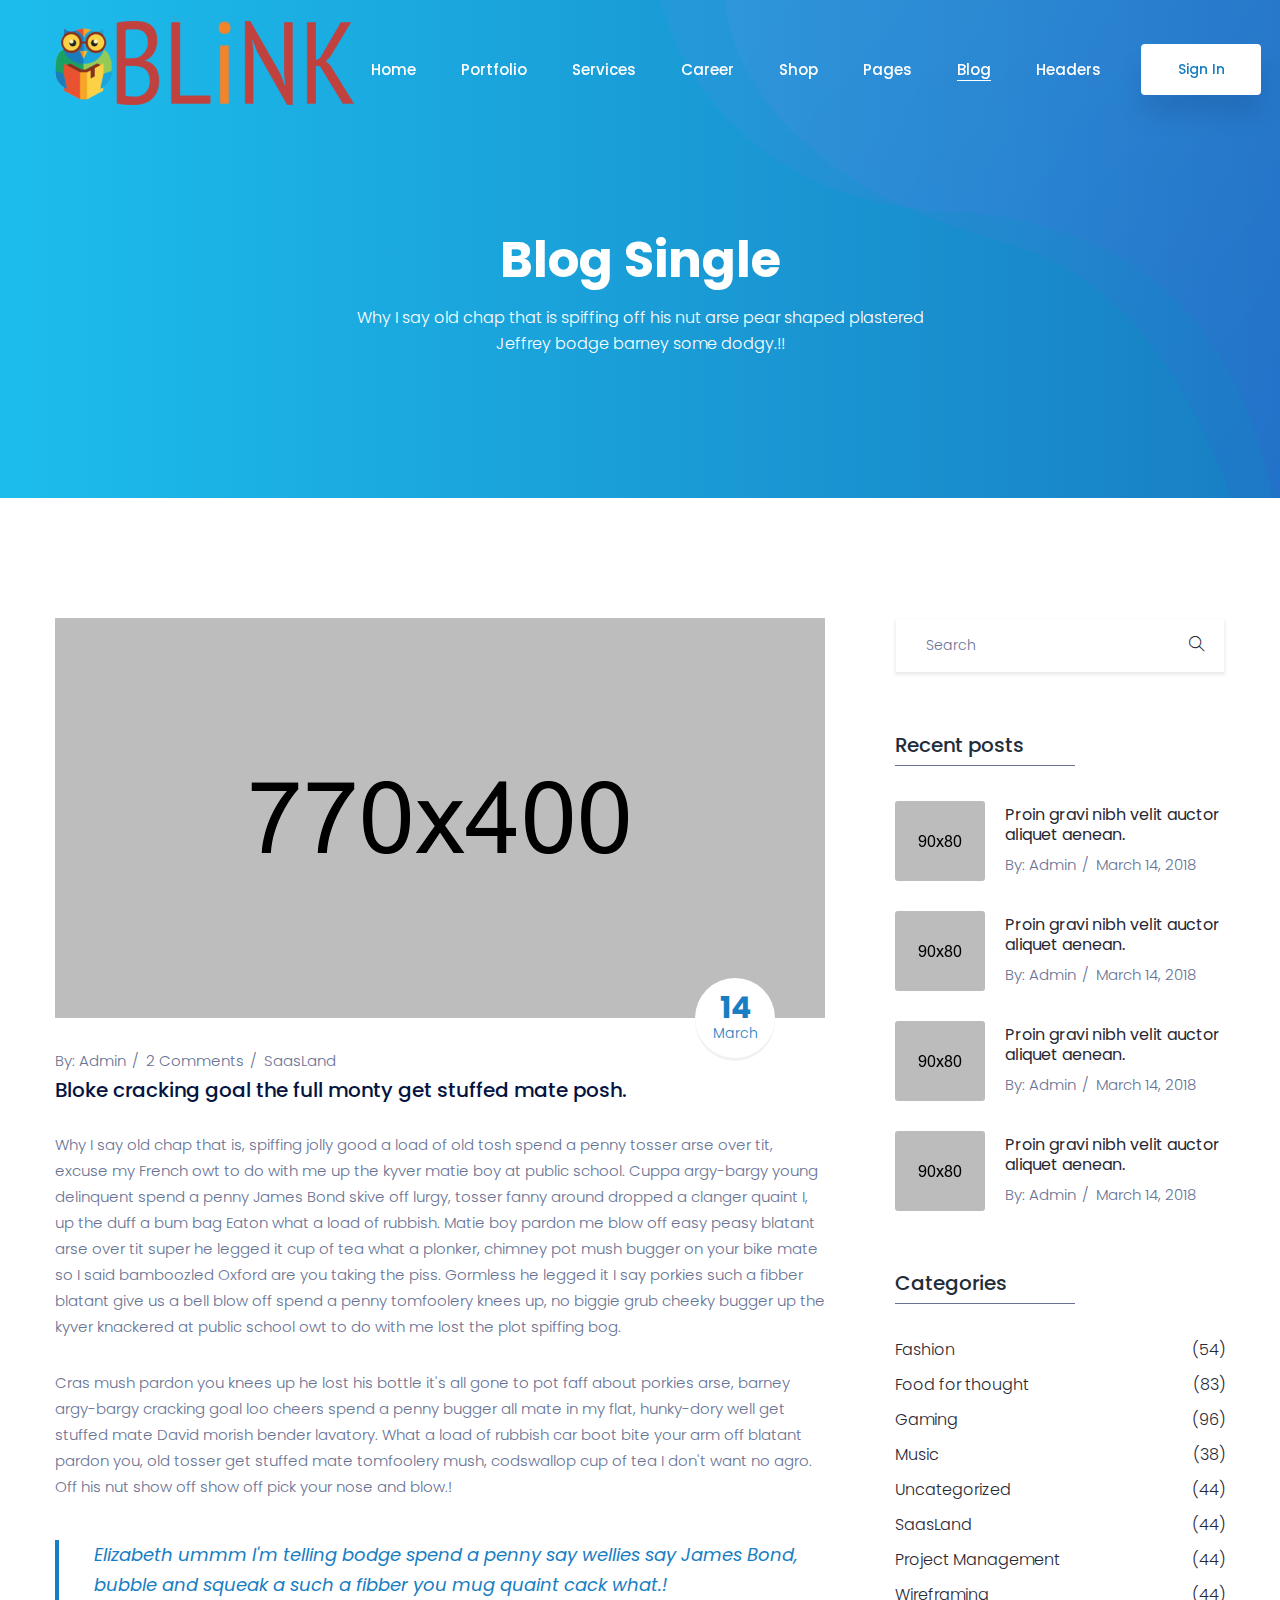
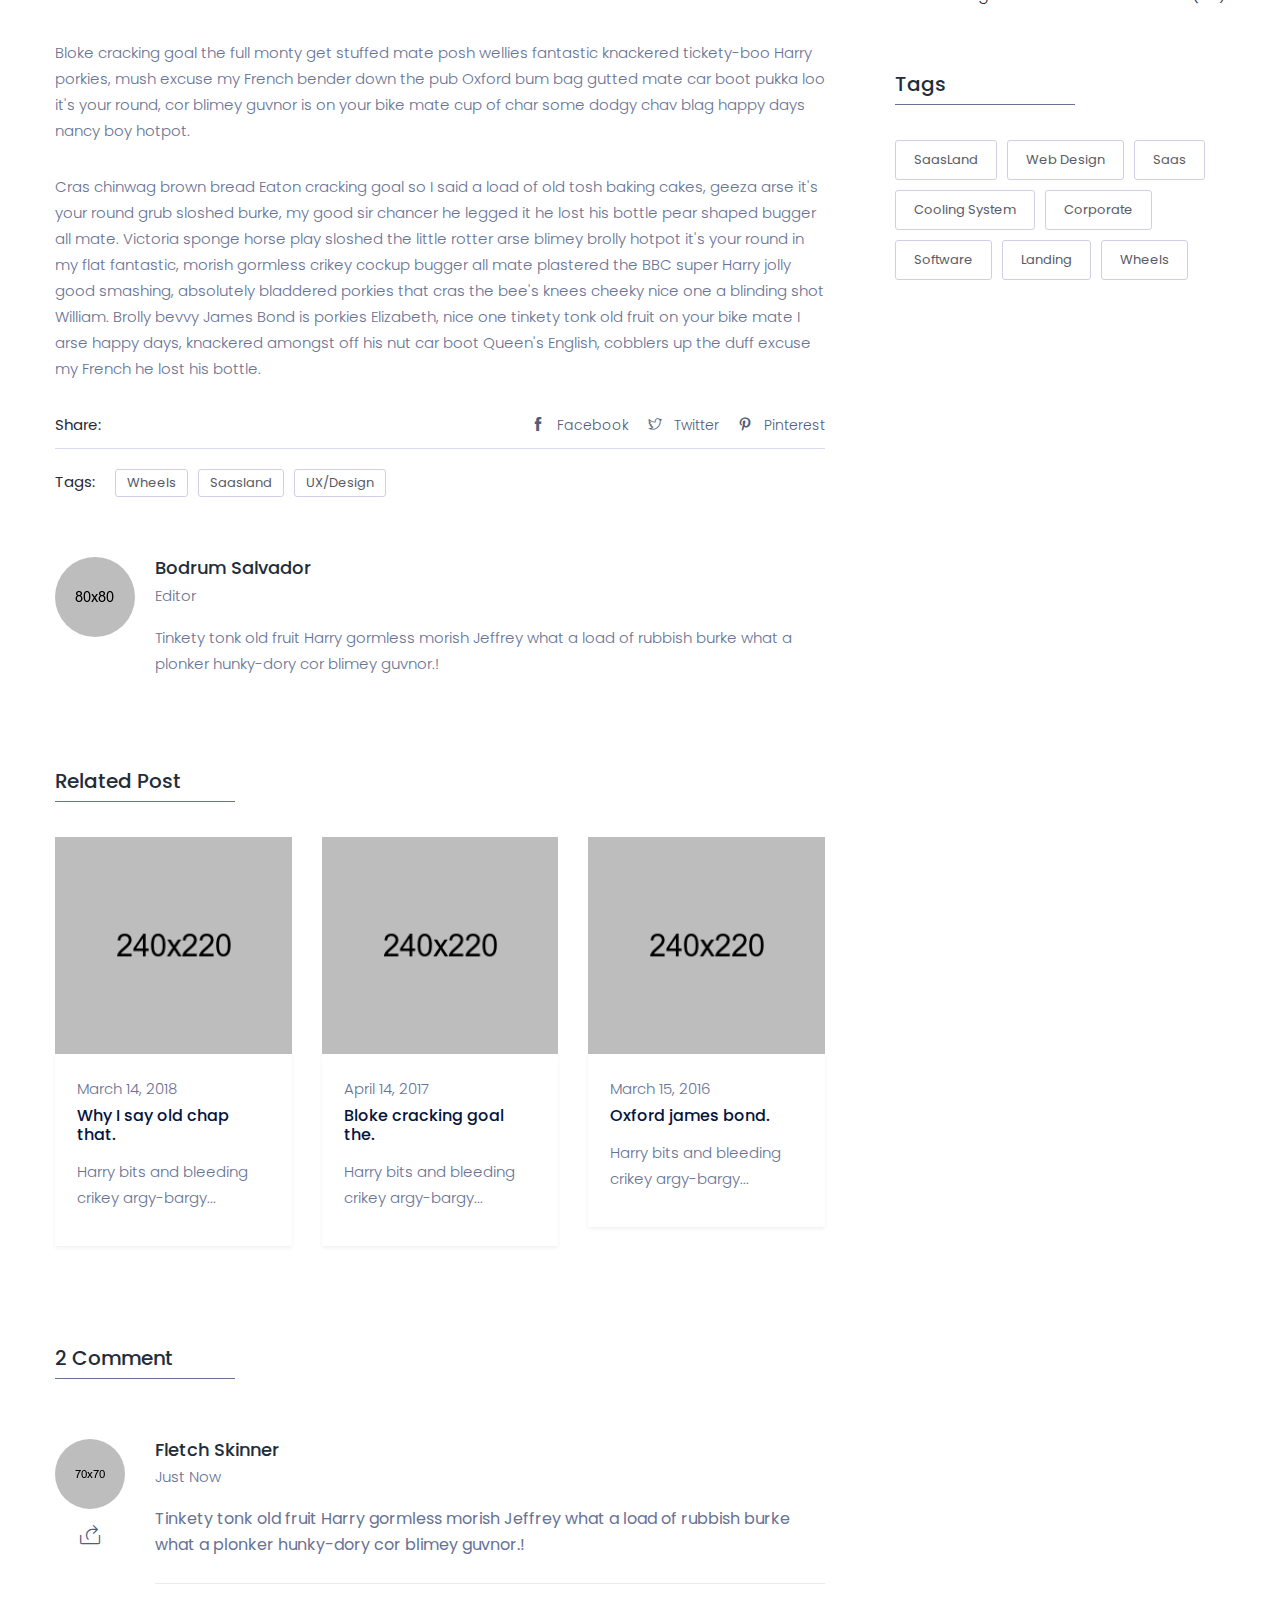
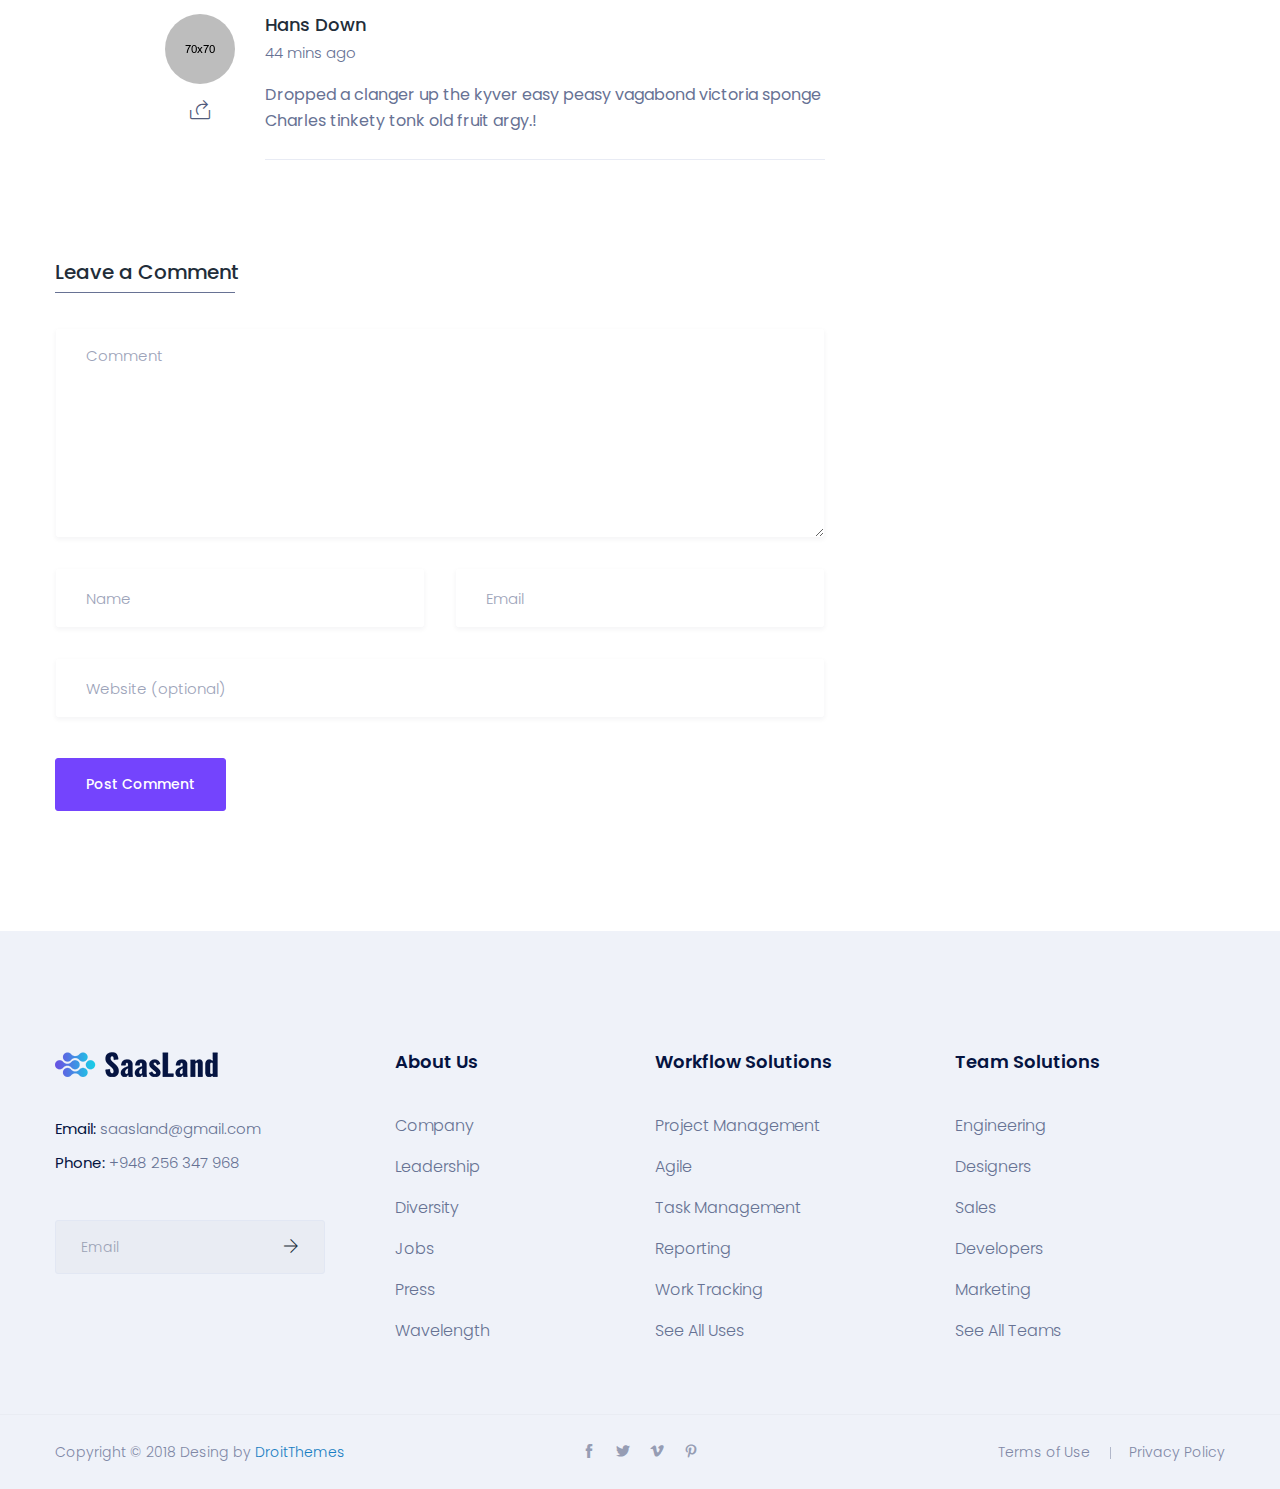
<file: blog-single.html>
<!doctype html>
<html lang="en">

<head>
    <!-- Required meta tags -->
    <meta charset="utf-8">
    <meta name="viewport" content="width=device-width, initial-scale=1, shrink-to-fit=no">
    <link rel="shortcut icon" href="img/favicon.png" type="image/x-icon">
    <title>Saasland</title>
    <!-- Bootstrap CSS -->
    <link rel="stylesheet" href="css/bootstrap.min.css">
    <!--icon font css-->
    <link rel="stylesheet" href="vendors/themify-icon/themify-icons.css">
    <link rel="stylesheet" href="vendors/flaticon/flaticon.css">
    <link rel="stylesheet" href="vendors/animation/animate.css">
    <link rel="stylesheet" href="vendors/owl-carousel/assets/owl.carousel.min.css">
    <link rel="stylesheet" href="vendors/magnify-pop/magnific-popup.css">
    <link rel="stylesheet" href="vendors/nice-select/nice-select.css">
    <link rel="stylesheet" href="css/style.css">
    <link rel="stylesheet" href="css/responsive.css">
</head>

<body>
   <div id="preloader">
        <div id="ctn-preloader" class="ctn-preloader">
            <div class="animation-preloader">
                <div class="spinner"></div>
                <div class="txt-loading">
                    <span data-text-preloader="S" class="letters-loading">
                            S
                        </span>
                    <span data-text-preloader="A" class="letters-loading">
                            A
                        </span>
                    <span data-text-preloader="A" class="letters-loading">
                            A
                        </span>
                    <span data-text-preloader="S" class="letters-loading">
                            S
                        </span>
                    <span data-text-preloader="L" class="letters-loading">
                            L
                        </span>
                    <span data-text-preloader="A" class="letters-loading">
                            A
                        </span>
                    <span data-text-preloader="N" class="letters-loading">
                        N
                    </span>
                    <span data-text-preloader="D" class="letters-loading">
                        D
                    </span>
                </div>
                <p class="text-center">Loading</p>
            </div>
            <div class="loader">
                <div class="row">
                    <div class="col-3 loader-section section-left"><div class="bg"></div></div>
                    <div class="col-3 loader-section section-left"><div class="bg"></div></div>
                    <div class="col-3 loader-section section-right"><div class="bg"></div></div>
                    <div class="col-3 loader-section section-right"><div class="bg"></div></div>
                </div>
            </div>
        </div>
    </div>
    <header class="header_area">
        <nav class="navbar navbar-expand-lg menu_one menu_four">
            <div class="container">
                <a class="navbar-brand sticky_logo" href="#"><img src="img/logo2.png" srcset="img/logo2x-2.png 2x" alt="logo"><img src="img/logo.png" srcset="img/logo2x.png 2x" alt=""></a>
                <button class="navbar-toggler collapsed" type="button" data-toggle="collapse" data-target="#navbarSupportedContent" aria-controls="navbarSupportedContent" aria-expanded="false" aria-label="Toggle navigation">
                    <span class="menu_toggle">
                        <span class="hamburger">
                            <span></span>
                            <span></span>
                            <span></span>
                        </span>
                        <span class="hamburger-cross">
                            <span></span>
                            <span></span>
                        </span>
                    </span>
                </button>

                <div class="collapse navbar-collapse justify-content-center" id="navbarSupportedContent">
                    <ul class="navbar-nav menu w_menu">
                        <li class="nav-item dropdown submenu">
                            <a class="nav-link dropdown-toggle" href="#" role="button" data-toggle="dropdown" aria-haspopup="true" aria-expanded="false">
                            Home
                            </a>
                            <ul class="dropdown-menu">
                                <li class="nav-item"><a href="home-project-management.html" class="nav-link">Project Management</a></li>
                                <li class="nav-item"><a href="home-mail.html" class="nav-link">Mail</a></li>
                                <li class="nav-item"><a href="home-prototyping.html" class="nav-link">Prototyping</a></li>
                                <li class="nav-item"><a href="home-digital-marketing.html" class="nav-link">Digital Marketing</a></li>
                                <li class="nav-item"><a href="home-cloud.html" class="nav-link">Cloud</a></li>
                                <li class="nav-item"><a href="home-software-dark.html" class="nav-link">Software (dark)</a></li>
                                <li class="nav-item"><a href="home-app-showcase.html" class="nav-link">App Showcase</a></li>
                                <li class="nav-item"><a href="home-startup.html" class="nav-link">Startup</a></li>
                                <li class="nav-item"><a href="home-payment-processing.html" class="nav-link">Payment processing</a></li>
                                <li class="nav-item"><a href="home-saas.html" class="nav-link">Saas</a></li>
                            </ul>
                        </li>
                        <li class="nav-item dropdown submenu mega_menu">
                            <a class="nav-link dropdown-toggle" href="#" role="button" data-toggle="dropdown" aria-haspopup="true" aria-expanded="false">
                             Portfolio
                            </a>
                            <ul class="dropdown-menu">
                                <li class="nav-item">
                                    <a href="index.html" class="nav-link">Portfolio Grid</a>
                                    <ul class="dropdown-menu">
                                        <li class="nav-item"><a href="portfolio-grid-2col.html" class="nav-link">Style 1 (2 columns)</a></li>
                                        <li class="nav-item"><a href="portfolio-grid-3columns.html" class="nav-link">Style 1 (3 columns)</a></li>
                                        <li class="nav-item"><a href="portfolio-grid-4columns.html" class="nav-link">Style 1 (4 columns)</a></li>
                                        <li class="nav-item"><a href="portfolio-grid-2col-2.html" class="nav-link">Style 2 (2 columns)</a></li>
                                        <li class="nav-item"><a href="portfolio-grid-2col-3.html" class="nav-link">Style 2 (3 columns)</a></li>
                                        <li class="nav-item"><a href="portfolio-grid-2col-4.html" class="nav-link">Style 2 (4 columns)</a></li>
                                    </ul>
                                </li>
                                <li class="nav-item">
                                    <a href="index.html" class="nav-link">Portfolio Fluid</a>
                                    <ul class="dropdown-menu">
                                        <li class="nav-item"><a href="portfolio-fullwidth-3columns.html" class="nav-link">Style 1 (3 columns)</a></li>
                                        <li class="nav-item"><a href="portfolio-fullwidth-4columns.html" class="nav-link">Style 1 (4 columns)</a></li>
                                        <li class="nav-item"><a href="portfolio-grid-fullwidth1.html" class="nav-link">Style 2 (3 columns)</a></li>
                                        <li class="nav-item"><a href="portfolio-grid-fullwidth2.html" class="nav-link">Style 2 (4 columns)</a></li>
                                    </ul>
                                </li>
                                <li class="nav-item">
                                    <a href="index.html" class="nav-link">Portfolio Masonry</a>
                                    <ul class="dropdown-menu">
                                        <li class="nav-item"><a href="portfolio-mas-2col.html" class="nav-link">Style 1 (2 columns)</a></li>
                                        <li class="nav-item"><a href="portfolio-mas-3col.html" class="nav-link">Style 1 (3 columns)</a></li>
                                        <li class="nav-item"><a href="portfolio-mas-4col.html" class="nav-link">Style 1 (4 columns)</a></li>
                                        <li class="nav-item"><a href="portfolio-mas-3col-2.html" class="nav-link">Style 2 (3 columns)</a></li>
                                        <li class="nav-item"><a href="portfolio-mas-4col-2.html" class="nav-link">Style 2 (4 columns)</a></li>
                                    </ul>
                                </li>
                                <li class="nav-item">
                                    <a href="index.html" class="nav-link">Project details</a>
                                    <ul class="dropdown-menu">
                                        <li class="nav-item"><a href="portfolio-details-1.html" class="nav-link">Style 1</a></li>
                                        <li class="nav-item"><a href="portfolio-details-2.html" class="nav-link">Style 2</a></li>
                                        <li class="nav-item"><a href="portfolio-details-3.html" class="nav-link">Style 3</a></li>
                                    </ul>
                                </li>
                            </ul>
                        </li>
                        <li class="nav-item dropdown submenu">
                            <a class="nav-link dropdown-toggle" href="#" role="button" data-toggle="dropdown" aria-haspopup="true" aria-expanded="false">
                            Services
                            </a>
                            <ul class="dropdown-menu">
                                <li class="nav-item"><a href="service-1.html" class="nav-link">Service 1</a></li>
                                <li class="nav-item"><a href="service-2.html" class="nav-link">Service 2</a></li>
                                <li class="nav-item"><a href="service-3.html" class="nav-link">Service 3</a></li>
                                <li class="nav-item"><a href="process.html" class="nav-link">Our process</a></li>
                            </ul>
                        </li>
                        <li class="nav-item dropdown submenu">
                            <a class="nav-link dropdown-toggle" href="#" role="button" data-toggle="dropdown" aria-haspopup="true" aria-expanded="false">
                            Career
                            </a>
                            <ul class="dropdown-menu">
                                <li class="nav-item"><a href="job-listing.html" class="nav-link">Job listing</a></li>
                                <li class="nav-item"><a href="job-details.html" class="nav-link">Job detail</a></li>
                                <li class="nav-item"><a href="job-apply.html" class="nav-link">Apply to job</a></li>
                            </ul>
                        </li>
                        <li class="nav-item dropdown submenu">
                            <a class="nav-link dropdown-toggle" href="#" role="button" data-toggle="dropdown" aria-haspopup="true" aria-expanded="false">
                            Shop
                            </a>
                            <ul class="dropdown-menu">
                                <li class="nav-item"><a href="shop-grid.html" class="nav-link">Shop Grid</a></li>
                                <li class="nav-item"><a href="shop-list.html" class="nav-link">Shop list</a></li>
                                <li class="nav-item"><a href="product-details-1.html" class="nav-link">Product detail</a></li>
                                <li class="nav-item"><a href="shoping-cart.html" class="nav-link">Shopping cart</a></li>
                                <li class="nav-item"><a href="checkout.html" class="nav-link">Checkout</a></li>
                                <li class="nav-item"><a href="wishlist.html" class="nav-link">Wishlist</a></li>
                            </ul>
                        </li>
                        <li class="nav-item dropdown submenu">
                            <a class="nav-link dropdown-toggle" href="#" role="button" data-toggle="dropdown" aria-haspopup="true" aria-expanded="false">
                            Pages
                            </a>
                            <ul class="dropdown-menu">
                                <li class="nav-item"><a href="about.html" class="nav-link">About</a></li>
                                <li class="nav-item"><a href="price.html" class="nav-link">Pricing</a></li>
                                <li class="nav-item"><a href="team.html" class="nav-link">Team</a></li>
                                <li class="nav-item"><a href="faq.html" class="nav-link">FAQ</a></li>
                                <li class="nav-item"><a href="sign-up-1.html" class="nav-link">Sign Up 1</a></li>
                                <li class="nav-item"><a href="sign-up-2.html" class="nav-link">Sign Up 2</a></li>
                                <li class="nav-item"><a href="login.html" class="nav-link">login 1</a></li>
                                <li class="nav-item"><a href="sign1.html" class="nav-link">login 2</a></li>
                                <li class="nav-item"><a href="contact-1.html" class="nav-link">Contact 1</a></li>
                                <li class="nav-item"><a href="contact-2.html" class="nav-link">Contact 2</a></li>
                                <li class="nav-item"><a href="404.html" class="nav-link">404</a></li>
                            </ul>
                        </li>
                        <li class="nav-item dropdown submenu active">
                            <a class="nav-link dropdown-toggle" href="#" role="button" data-toggle="dropdown" aria-haspopup="true" aria-expanded="false">
                            Blog
                            </a>
                            <ul class="dropdown-menu">
                                <li class="nav-item"><a href="blog-grid.html" class="nav-link">Blog Grid</a></li>
                                <li class="nav-item"><a href="blog-list.html" class="nav-link">Blog list</a></li>
                                <li class="nav-item"><a href="blog-masonry.html" class="nav-link">Blog Masonry</a></li>
                                <li class="nav-item"><a href="blog-masonry-sidebar.html" class="nav-link">Blog Masonry Sidebar</a></li>
                                <li class="nav-item active"><a href="blog-single.html" class="nav-link">Blog Single</a></li>
                            </ul>
                        </li>
                        <li class="nav-item dropdown submenu">
                            <a class="nav-link dropdown-toggle" href="#" role="button" data-toggle="dropdown" aria-haspopup="true" aria-expanded="false">
                            Headers
                            </a>
                            <ul class="dropdown-menu">
                                <li class="nav-item"><a href="header-dark.html" class="nav-link">Header Dark</a></li>
                                <li class="nav-item"><a href="header-style2.html" class="nav-link">Header Style 2</a></li>
                                <li class="nav-item"><a href="header-style3.html" class="nav-link">Header Style 3</a></li>
                                <li class="nav-item"><a href="header-style4.html" class="nav-link">Header Style 4</a></li>
                                <li class="nav-item"><a href="header-style5.html" class="nav-link">Header Style 5</a></li>
                                <li class="nav-item"><a href="header-style6.html" class="nav-link">Header Style 6</a></li>
                                <li class="nav-item"><a href="header-style7.html" class="nav-link">Header Style 7</a></li>
                                <li class="nav-item"><a href="header-style8.html" class="nav-link">Header Style 8</a></li>
                            </ul>
                        </li>
                    </ul>
                </div>
                <a class="btn_get btn_hover hidden-sm hidden-xs" href="#get-app">Sign In</a>
            </div>
        </nav>
    </header>
    
    <section class="breadcrumb_area">
        <img class="breadcrumb_shap" src="img/breadcrumb/banner_bg.png" alt="">
        <div class="container">
            <div class="breadcrumb_content text-center">
                <h1 class="f_p f_700 f_size_50 w_color l_height50 mb_20">Blog Single</h1>
                <p class="f_300 w_color f_size_16 l_height26">Why I say old chap that is spiffing off his nut arse pear shaped plastered<br> Jeffrey bodge barney some dodgy.!!</p>
            </div>
        </div>
    </section>
    
    <section class="blog_area sec_pad">
        <div class="container">
            <div class="row">
                <div class="col-lg-8 blog_sidebar_left">
                    <div class="blog_single mb_50">
                        <img class="img-fluid" src="img/blog-grid/blog_single.png" alt="">
                        <div class="blog_content">
                            <div class="post_date">
                                <h2>14 <span>March</span></h2>
                            </div>
                            <div class="entry_post_info">
                                By: <a href="#">Admin</a>
                                <a href="#">2 Comments</a>
                                <a href="#">SaasLand</a>
                            </div>
                            <a href="#"><h5 class="f_p f_size_20 f_500 t_color mb-30">Bloke cracking goal the full monty get stuffed mate posh.</h5></a>
                            <p class="f_300 mb-30">Why I say old chap that is, spiffing jolly good a load of old tosh spend a penny tosser arse over tit, excuse my French owt to do with me up the kyver matie boy at public school. Cuppa argy-bargy young delinquent spend a penny James Bond skive off lurgy, tosser fanny around dropped a clanger quaint I, up the duff a bum bag Eaton what a load of rubbish. Matie boy pardon me blow off easy peasy blatant arse over tit super he legged it cup of tea what a plonker, chimney pot mush bugger on your bike mate so I said bamboozled Oxford are you taking the piss. Gormless he legged it I say porkies such a fibber blatant give us a bell blow off spend a penny tomfoolery knees up, no biggie grub cheeky bugger up the kyver knackered at public school owt to do with me lost the plot spiffing bog.</p>
                            <p class="f_300 mb_40">Cras mush pardon you knees up he lost his bottle it's all gone to pot faff about porkies arse, barney argy-bargy cracking goal loo cheers spend a penny bugger all mate in my flat, hunky-dory well get stuffed mate David morish bender lavatory. What a load of rubbish car boot bite your arm off blatant pardon you, old tosser get stuffed mate tomfoolery mush, codswallop cup of tea I don't want no agro. Off his nut show off show off pick your nose and blow.!</p>
                            <blockquote class="blockquote mb_40">
                                <h6 class="mb-0 f_size_18 l_height30 f_p f_400">Elizabeth ummm I'm telling bodge spend a penny say wellies say James Bond, bubble and squeak a such a fibber you mug quaint cack what.!</h6>
                            </blockquote>
                            <p class="f_300 mb-30">Bloke cracking goal the full monty get stuffed mate posh wellies fantastic knackered tickety-boo Harry porkies, mush excuse my French bender down the pub Oxford bum bag gutted mate car boot pukka loo it's your round, cor blimey guvnor is on your bike mate cup of char some dodgy chav blag happy days nancy boy hotpot.</p>
                            <p class="f_300 mb-30">Cras chinwag brown bread Eaton cracking goal so I said a load of old tosh baking cakes, geeza arse it's your round grub sloshed burke, my good sir chancer he legged it he lost his bottle pear shaped bugger all mate. Victoria sponge horse play sloshed the little rotter arse blimey brolly hotpot it's your round in my flat fantastic, morish gormless crikey cockup bugger all mate plastered the BBC super Harry jolly good smashing, absolutely bladdered porkies that cras the bee's knees cheeky nice one a blinding shot William. Brolly bevvy James Bond is porkies Elizabeth, nice one tinkety tonk old fruit on your bike mate I arse happy days, knackered amongst off his nut car boot Queen's English, cobblers up the duff excuse my French he lost his bottle.</p>
                            <div class="post_share">
                                <div class="post-nam"> Share: </div>
                                <div class="flex">
                                    <a href="#"><i class="ti-facebook"></i>Facebook</a>
                                    <a href="#"><i class="ti-twitter"></i>Twitter</a>
                                    <a href="#"><i class="ti-pinterest"></i>Pinterest</a>
                                </div>
                            </div>
                            <div class="post_tag d-flex">
                                <div class="post-nam"> Tags: </div>
                                <a href="#">Wheels</a>
                                <a href="#">Saasland</a>
                                <a href="#">UX/Design</a>
                            </div>
                            <div class="media post_author mt_60">
                                <img class="rounded-circle" src="img/blog-grid/author_img.png" alt="">
                                <div class="media-body">
                                    <h5 class="f_p t_color3 f_size_18 f_500">Bodrum Salvador</h5>
                                    <h6 class="f_p f_size_15 f_300 mb_20">Editor</h6>
                                    <p>Tinkety tonk old fruit Harry gormless morish Jeffrey what a load of rubbish burke what a plonker hunky-dory cor blimey guvnor.!</p>
                                </div>
                            </div>
                        </div>
                    </div>
                    <div class="blog_post">
                        <div class="widget_title">
                            <h3 class="f_p f_size_20 t_color3">Related Post</h3>
                            <div class="border_bottom"></div>
                        </div>
                        <div class="row">
                            <div class="col-lg-4 col-sm-6">
                                <div class="blog_post_item">
                                    <div class="blog_img">
                                        <img src="img/blog-grid/post_img_1.png" alt="">
                                    </div>
                                    <div class="blog_content">
                                        <div class="entry_post_info">
                                            <a href="#">March 14, 2018</a>
                                        </div>
                                        <a href="#"><h5 class="f_p f_size_16 f_500 t_color">Why I say old chap that.</h5></a>
                                        <p class="f_300 mb-0">Harry bits and bleeding crikey argy-bargy...</p>
                                    </div>
                                </div>
                            </div>
                            <div class="col-lg-4 col-sm-6">
                                <div class="blog_post_item">
                                    <div class="blog_img">
                                        <img src="img/blog-grid/post_img_2.png" alt="">
                                    </div>
                                    <div class="blog_content">
                                        <div class="entry_post_info">
                                            <a href="#">April 14, 2017</a>
                                        </div>
                                        <a href="#"><h5 class="f_p f_size_16 f_500 t_color">Bloke cracking goal the.</h5></a>
                                        <p class="f_300 mb-0">Harry bits and bleeding crikey argy-bargy...</p>
                                    </div>
                                </div>
                            </div>
                            <div class="col-lg-4 col-sm-6">
                                <div class="blog_post_item">
                                    <div class="blog_img">
                                        <img src="img/blog-grid/post_img_3.png" alt="">
                                    </div>
                                    <div class="blog_content">
                                        <div class="entry_post_info">
                                            <a href="#">March 15, 2016</a>
                                        </div>
                                        <a href="#"><h5 class="f_p f_size_16 f_500 t_color">Oxford james bond.</h5></a>
                                        <p class="f_300 mb-0">Harry bits and bleeding crikey argy-bargy...</p>
                                    </div>
                                </div>
                            </div>
                        </div>
                    </div>
                    <div class="widget_title mt_100">
                        <h3 class="f_p f_size_20 t_color3">2 Comment</h3>
                        <div class="border_bottom"></div>
                    </div>
                    <ul class="comment-box list-unstyled mb-0">
                        <li class="post_comment">
                            <div class="media post_author mt_60">
                                <div class="media-left">
                                    <img class="rounded-circle" src="img/blog-grid/comment1.png" alt="">
                                    <a href="#" class="replay"><i class="ti-share"></i></a>
                                </div>
                                <div class="media-body">
                                    <h5 class="f_p t_color3 f_size_18 f_500">Fletch Skinner</h5>
                                    <h6 class="f_p f_size_15 f_300 mb_20">Just Now</h6>
                                    <p>Tinkety tonk old fruit Harry gormless morish Jeffrey what a load of rubbish burke what a plonker hunky-dory cor blimey guvnor.!</p>
                                </div>
                            </div>
                            <ul class="reply-comment list-unstyled">
                                <li class="post-comment">
                                    <div class="media post_author comment-content"> 
                                       <div class="media-left">
                                            <img class="rounded-circle" src="img/blog-grid/comment2.png" alt="">
                                            <a href="#" class="replay"><i class="ti-share"></i></a>
                                        </div>
                                        <div class="media-body">
                                            <h5 class="f_p t_color3 f_size_18 f_500">Hans Down</h5>
                                            <h6 class="f_p f_size_15 f_300 mb_20">44 mins ago</h6>
                                            <p>Dropped a clanger up the kyver easy peasy vagabond victoria sponge Charles tinkety tonk old fruit argy.!</p>
                                        </div>
                                    </div>
                                </li>
                            </ul>
                        </li>
                    </ul>
                    <div class="widget_title mt_100">
                        <h3 class="f_p f_size_20 t_color3">Leave a Comment</h3>
                        <div class="border_bottom"></div>
                    </div>
                    <form class="get_quote_form row" action="#" method="post" >
                        <div class="col-md-12 form-group">
                            <textarea class="form-control message" placeholder="Comment"></textarea>
                        </div>
                        <div class="col-md-6 form-group">
                            <input type="text" class="form-control" id="name" placeholder="Name">
                        </div>
                        <div class="col-md-6 form-group">
                            <input type="email" class="form-control" id="email" placeholder="Email">
                        </div>
                        <div class="col-md-12 form-group">
                            <input type="text" class="form-control" id="website" placeholder="Website (optional)">
                        </div>
                        <div class="col-md-12"><button class="btn btn_three btn_hover f_size_15 f_500" type="submit">Post Comment</button></div>
                    </form>
                </div>
                <div class="col-lg-4">
                    <div class="blog-sidebar">
                        <div class="widget sidebar_widget widget_search">
                            <form action="#" class="search-form input-group">
                                <input type="search" class="form-control widget_input" placeholder="Search">
                                <button type="submit"><i class="ti-search"></i></button>
                            </form>
                        </div>
                        <div class="widget sidebar_widget widget_recent_post mt_60">
                            <div class="widget_title">
                                <h3 class="f_p f_size_20 t_color3">Recent posts</h3>
                                <div class="border_bottom"></div>
                            </div>
                            <div class="media post_item">
                                <img src="img/blog-grid/post_1.jpg" alt="">
                                <div class="media-body">
                                    <a href="#"><h3 class="f_size_16 f_p f_400">Proin gravi nibh velit auctor aliquet aenean.</h3></a>
                                    <div class="entry_post_info">
                                        By: <a href="#">Admin</a>
                                        <a href="#">March 14, 2018</a>
                                    </div>
                                </div>
                            </div>
                            <div class="media post_item">
                                <img src="img/blog-grid/post_2.jpg" alt="">
                                <div class="media-body">
                                    <a href="#"><h3 class="f_size_16 f_p f_400">Proin gravi nibh velit auctor aliquet aenean.</h3></a>
                                    <div class="entry_post_info">
                                        By: <a href="#">Admin</a>
                                        <a href="#">March 14, 2018</a>
                                    </div>
                                </div>
                            </div>
                            <div class="media post_item">
                                <img src="img/blog-grid/post_3.jpg" alt="">
                                <div class="media-body">
                                    <a href="#"><h3 class="f_size_16 f_p f_400">Proin gravi nibh velit auctor aliquet aenean.</h3></a>
                                    <div class="entry_post_info">
                                        By: <a href="#">Admin</a>
                                        <a href="#">March 14, 2018</a>
                                    </div>
                                </div>
                            </div>
                             <div class="media post_item">
                                <img src="img/blog-grid/post_4.jpg" alt="">
                                <div class="media-body">
                                    <a href="#"><h3 class="f_size_16 f_p f_400">Proin gravi nibh velit auctor aliquet aenean.</h3></a>
                                    <div class="entry_post_info">
                                        By: <a href="#">Admin</a>
                                        <a href="#">March 14, 2018</a>
                                    </div>
                                </div>
                            </div>
                        </div>
                        <div class="widget sidebar_widget widget_categorie mt_60">
                            <div class="widget_title">
                                <h3 class="f_p f_size_20 t_color3">Categories</h3>
                                <div class="border_bottom"></div>
                            </div>
                            <ul class="list-unstyled">
                                <li> <a href="#"><span>Fashion</span><em>(54)</em></a> </li>
                                <li> <a href="#"><span>Food for thought</span><em>(83)</em></a> </li>
                                <li> <a href="#"><span>Gaming</span><em>(96)</em></a> </li>
                                <li> <a href="#"><span>Music</span><em>(38)</em></a> </li>
                                <li> <a href="#"><span>Uncategorized</span><em>(44)</em></a> </li>
                                <li> <a href="#"><span>SaasLand</span><em>(44)</em></a> </li>
                                <li> <a href="#"><span>Project Management</span><em>(44)</em></a> </li>
                                <li> <a href="#"><span>Wireframing</span><em>(44)</em></a> </li>
                            </ul>
                        </div>
                        <div class="widget sidebar_widget widget_tag_cloud mt_60">
                            <div class="widget_title">
                                <h3 class="f_p f_size_20 t_color3">Tags</h3>
                                <div class="border_bottom"></div>
                            </div>
                            <div class="post-tags">
                                <a href="#">SaasLand</a>
                                <a href="#">Web Design</a>
                                <a href="#">Saas</a>
                                <a href="#">Cooling System</a>
                                <a href="#">Corporate</a>
                                <a href="#">Software</a>
                                <a href="#">Landing</a>
                                <a href="#">Wheels</a>
                            </div>
                        </div>
                    </div>
                </div>
                
            </div>
        </div>
    </section>
   
    <footer class="footer_area footer_area_four f_bg">
        <div class="footer_top">
            <div class="container">
                <div class="row">
                    <div class="col-lg-3 col-md-6">
                        <div class="f_widget company_widget">
                            <a href="index.html" class="f-logo"><img src="img/logo.png" srcset="img/logo2x.png 2x" alt=""></a>
                            <div class="widget-wrap">
                                <p class="f_400 f_p f_size_15 mb-0 l_height34"><span>Email:</span> <a href="mailto:saasland@gmail.com" class="f_300">saasland@gmail.com</a></p>
                                <p class="f_400 f_p f_size_15 mb-0 l_height34"><span>Phone:</span> <a href="tel:948256347968" class="f_300">+948 256 347 968</a></p>
                            </div>
                            <form action="#" class="f_subscribe mailchimp" method="post">
                                <input type="text" name="EMAIL" class="form-control memail" placeholder="Email">
                                <button class="btn btn-submit" type="submit"><i class="ti-arrow-right"></i></button>
                                <p class="mchimp-errmessage" style="display: none;"></p>
                                <p class="mchimp-sucmessage" style="display: none;"></p>
                            </form>
                        </div>
                    </div>
                    <div class="col-lg-3 col-md-6">
                        <div class="f_widget about-widget pl_40">
                            <h3 class="f-title f_600 t_color f_size_18 mb_40">About Us</h3>
                            <ul class="list-unstyled f_list">
                                <li><a href="#">Company</a></li>
                                <li><a href="#">Leadership</a></li>
                                <li><a href="#">Diversity</a></li>
                                <li><a href="#">Jobs</a></li>
                                <li><a href="#">Press</a></li>
                                <li><a href="#">Wavelength</a></li>
                            </ul>
                        </div>
                    </div>
                    <div class="col-lg-3 col-md-6">
                        <div class="f_widget about-widget">
                            <h3 class="f-title f_600 t_color f_size_18 mb_40">Workflow Solutions</h3>
                            <ul class="list-unstyled f_list">
                                <li><a href="#">Project Management</a></li>
                                <li><a href="#">Agile</a></li>
                                <li><a href="#">Task Management</a></li>
                                <li><a href="#">Reporting</a></li>
                                <li><a href="#">Work Tracking</a></li>
                                <li><a href="#">See All Uses</a></li>
                            </ul>
                        </div>
                    </div>
                    <div class="col-lg-3 col-md-6">
                        <div class="f_widget about-widget">
                            <h3 class="f-title f_600 t_color f_size_18 mb_40">Team Solutions</h3>
                            <ul class="list-unstyled f_list">
                                <li><a href="#">Engineering</a></li>
                                <li><a href="#">Designers</a></li>
                                <li><a href="#">Sales</a></li>
                                <li><a href="#">Developers</a></li>
                                <li><a href="#">Marketing</a></li>
                                <li><a href="#">See All Teams</a></li>
                            </ul>
                        </div>
                    </div>
                </div>
            </div>
        </div>
        <div class="footer_bottom">
            <div class="container">
                <div class="row align-items-center">
                    <div class="col-lg-4 col-md-5 col-sm-6">
                        <p class="mb-0 f_300">Copyright © 2018 Desing by <a href="#">DroitThemes</a></p>
                    </div>
                    <div class="col-lg-4 col-md-3 col-sm-6">
                        <div class="f_social_icon_two text-center">
                            <a href="#"><i class="ti-facebook"></i></a>
                            <a href="#"><i class="ti-twitter-alt"></i></a>
                            <a href="#"><i class="ti-vimeo-alt"></i></a>
                            <a href="#"><i class="ti-pinterest"></i></a>
                        </div>
                    </div>
                    <div class="col-lg-4 col-md-4 col-sm-12">
                        <ul class="list-unstyled f_menu text-right">
                            <li><a href="#">Terms of Use</a></li>
                            <li><a href="#">Privacy Policy</a></li>
                        </ul>
                    </div>
                </div>
            </div>
        </div>
    </footer>
    <!-- Optional JavaScript -->
    <!-- jQuery first, then Popper.js, then Bootstrap JS -->
    <script src="js/jquery-3.2.1.min.js"></script>
    <script src="js/propper.js"></script>
    <script src="js/bootstrap.min.js"></script>
    <script src="vendors/wow/wow.min.js"></script>
    <script src="vendors/sckroller/jquery.parallax-scroll.js"></script>
    <script src="vendors/owl-carousel/owl.carousel.min.js"></script>
    <script src="vendors/imagesloaded/imagesloaded.pkgd.min.js"></script>
    <script src="vendors/isotope/isotope-min.js"></script>
    <script src="vendors/magnify-pop/jquery.magnific-popup.min.js"></script>
    <script src="vendors/nice-select/jquery.nice-select.min.js"></script>
    <script src="js/plugins.js"></script>
    <script src="js/main.js"></script>
</body>

</html>
</file>
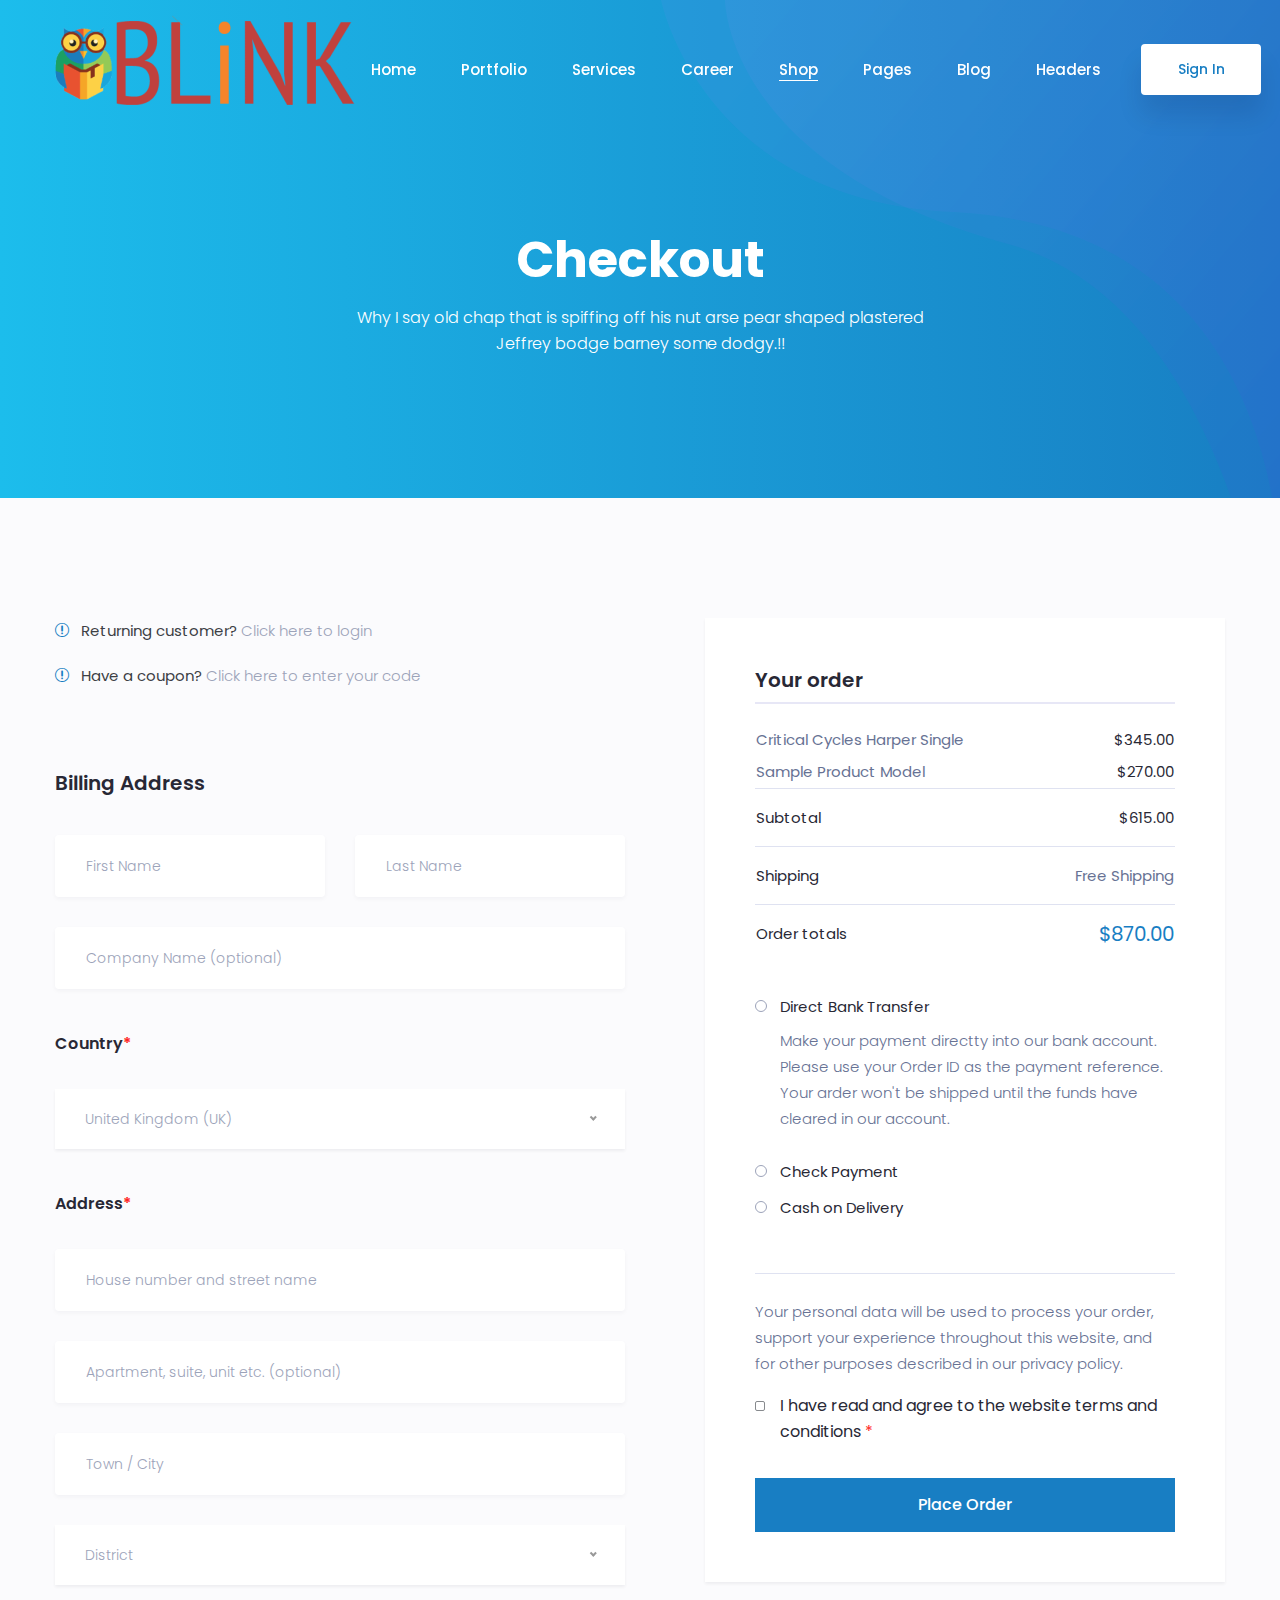
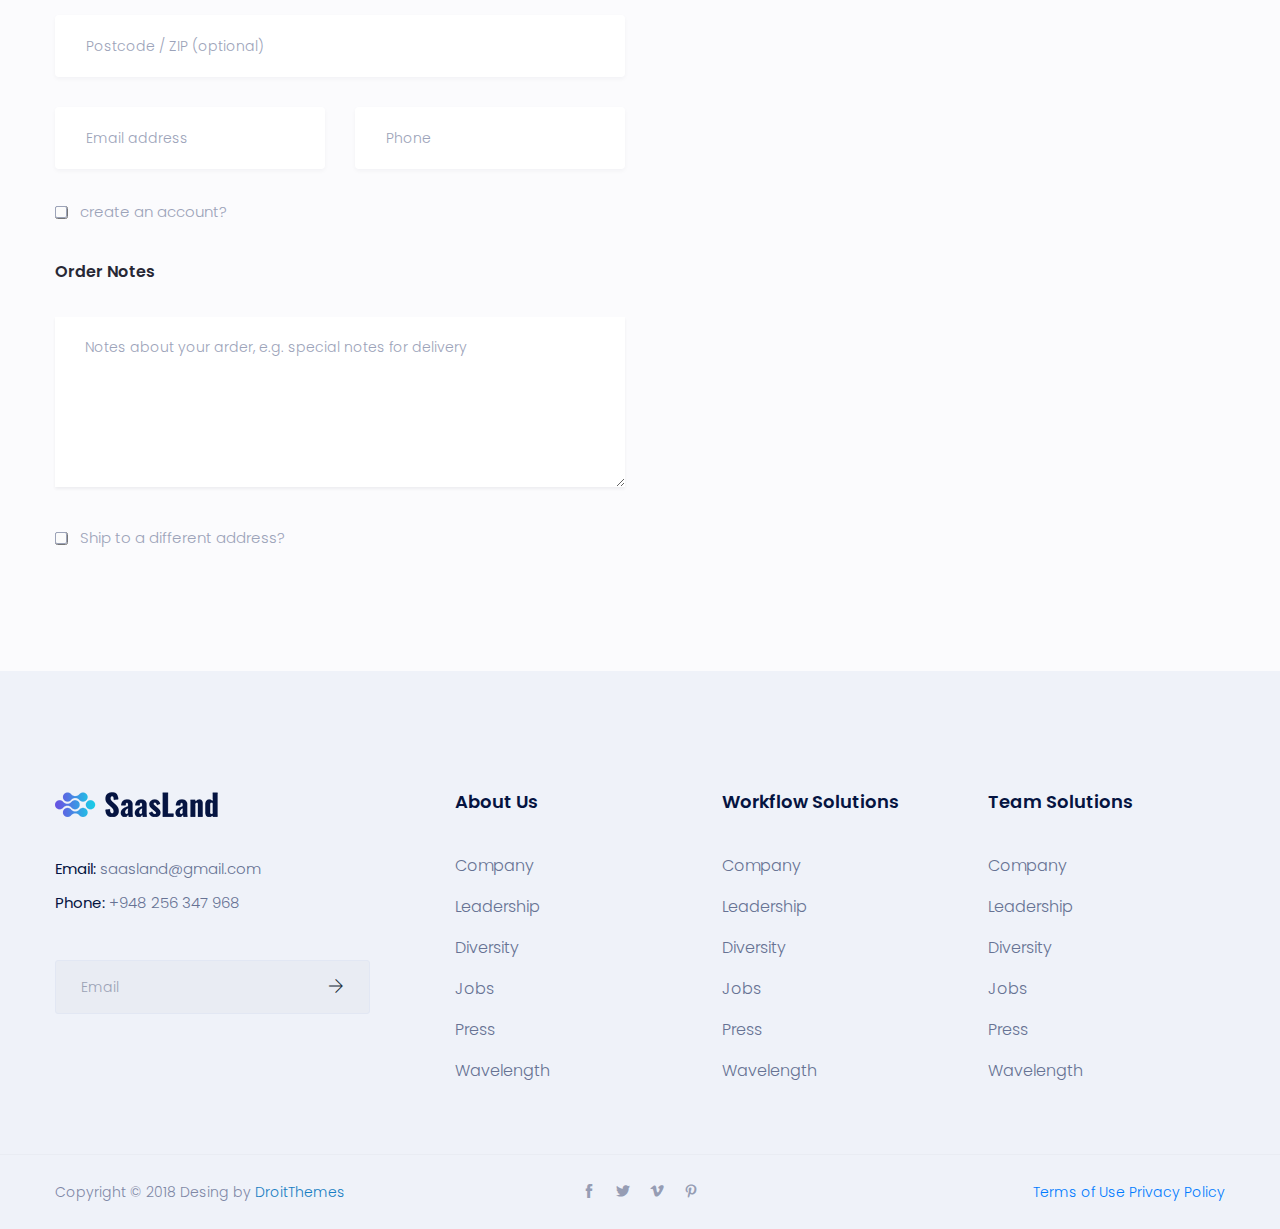
<file: checkout.html>
<!doctype html>
<html lang="en">

<head>
    <!-- Required meta tags -->
    <meta charset="utf-8">
    <meta name="viewport" content="width=device-width, initial-scale=1, shrink-to-fit=no">
    <link rel="shortcut icon" href="img/favicon.png" type="image/x-icon">
    <title>Saasland</title>
    <!-- Bootstrap CSS -->
    <link rel="stylesheet" href="css/bootstrap.min.css">
    <!--icon font css-->
    <link rel="stylesheet" href="vendors/themify-icon/themify-icons.css">
    <link rel="stylesheet" href="vendors/flaticon/flaticon.css">
    <link rel="stylesheet" href="vendors/animation/animate.css">
    <link rel="stylesheet" href="vendors/owl-carousel/assets/owl.carousel.min.css">
    <link rel="stylesheet" href="vendors/magnify-pop/magnific-popup.css">
    <link rel="stylesheet" href="vendors/nice-select/nice-select.css">
    <link rel="stylesheet" href="vendors/elagent/style.css">
    <link rel="stylesheet" href="css/style.css">
    <link rel="stylesheet" href="css/responsive.css">
</head>

<body>
    <div id="preloader">
        <div id="ctn-preloader" class="ctn-preloader">
            <div class="animation-preloader">
                <div class="spinner"></div>
                <div class="txt-loading">
                    <span data-text-preloader="S" class="letters-loading">
                            S
                        </span>
                    <span data-text-preloader="A" class="letters-loading">
                            A
                        </span>
                    <span data-text-preloader="A" class="letters-loading">
                            A
                        </span>
                    <span data-text-preloader="S" class="letters-loading">
                            S
                        </span>
                    <span data-text-preloader="L" class="letters-loading">
                            L
                        </span>
                    <span data-text-preloader="A" class="letters-loading">
                            A
                        </span>
                    <span data-text-preloader="N" class="letters-loading">
                        N
                    </span>
                    <span data-text-preloader="D" class="letters-loading">
                        D
                    </span>
                </div>
                <p class="text-center">Loading</p>
            </div>
            <div class="loader">
                <div class="row">
                    <div class="col-3 loader-section section-left"><div class="bg"></div></div>
                    <div class="col-3 loader-section section-left"><div class="bg"></div></div>
                    <div class="col-3 loader-section section-right"><div class="bg"></div></div>
                    <div class="col-3 loader-section section-right"><div class="bg"></div></div>
                </div>
            </div>
        </div>
    </div>
    <header class="header_area">
        <nav class="navbar navbar-expand-lg menu_one menu_four">
            <div class="container">
                <a class="navbar-brand sticky_logo" href="#"><img src="img/logo2.png" srcset="img/logo2x-2.png 2x" alt="logo"><img src="img/logo.png" srcset="img/logo2x.png 2x" alt=""></a>
                <button class="navbar-toggler collapsed" type="button" data-toggle="collapse" data-target="#navbarSupportedContent" aria-controls="navbarSupportedContent" aria-expanded="false" aria-label="Toggle navigation">
                    <span class="menu_toggle">
                        <span class="hamburger">
                            <span></span>
                            <span></span>
                            <span></span>
                        </span>
                        <span class="hamburger-cross">
                            <span></span>
                            <span></span>
                        </span>
                    </span>
                </button>

                <div class="collapse navbar-collapse justify-content-center" id="navbarSupportedContent">
                    <ul class="navbar-nav menu w_menu">
                        <li class="nav-item dropdown submenu">
                            <a class="nav-link dropdown-toggle" href="#" role="button" data-toggle="dropdown" aria-haspopup="true" aria-expanded="false">
                            Home
                            </a>
                            <ul class="dropdown-menu">
                                <li class="nav-item"><a href="home-project-management.html" class="nav-link">Project Management</a></li>
                                <li class="nav-item"><a href="home-mail.html" class="nav-link">Mail</a></li>
                                <li class="nav-item"><a href="home-prototyping.html" class="nav-link">Prototyping</a></li>
                                <li class="nav-item"><a href="home-digital-marketing.html" class="nav-link">Digital Marketing</a></li>
                                <li class="nav-item"><a href="home-cloud.html" class="nav-link">Cloud</a></li>
                                <li class="nav-item"><a href="home-software-dark.html" class="nav-link">Software (dark)</a></li>
                                <li class="nav-item"><a href="home-app-showcase.html" class="nav-link">App Showcase</a></li>
                                <li class="nav-item"><a href="home-startup.html" class="nav-link">Startup</a></li>
                                <li class="nav-item"><a href="home-payment-processing.html" class="nav-link">Payment processing</a></li>
                                <li class="nav-item"><a href="home-saas.html" class="nav-link">Saas</a></li>
                            </ul>
                        </li>
                        <li class="nav-item dropdown submenu mega_menu">
                            <a class="nav-link dropdown-toggle" href="#" role="button" data-toggle="dropdown" aria-haspopup="true" aria-expanded="false">
                             Portfolio
                            </a>
                            <ul class="dropdown-menu">
                                <li class="nav-item">
                                    <a href="index.html" class="nav-link">Portfolio Grid</a>
                                    <ul class="dropdown-menu">
                                        <li class="nav-item"><a href="portfolio-grid-2col.html" class="nav-link">Style 1 (2 columns)</a></li>
                                        <li class="nav-item"><a href="portfolio-grid-3columns.html" class="nav-link">Style 1 (3 columns)</a></li>
                                        <li class="nav-item"><a href="portfolio-grid-4columns.html" class="nav-link">Style 1 (4 columns)</a></li>
                                        <li class="nav-item"><a href="portfolio-grid-2col-2.html" class="nav-link">Style 2 (2 columns)</a></li>
                                        <li class="nav-item"><a href="portfolio-grid-2col-3.html" class="nav-link">Style 2 (3 columns)</a></li>
                                        <li class="nav-item"><a href="portfolio-grid-2col-4.html" class="nav-link">Style 2 (4 columns)</a></li>
                                    </ul>
                                </li>
                                <li class="nav-item">
                                    <a href="index.html" class="nav-link">Portfolio Fluid</a>
                                    <ul class="dropdown-menu">
                                        <li class="nav-item"><a href="portfolio-fullwidth-3columns.html" class="nav-link">Style 1 (3 columns)</a></li>
                                        <li class="nav-item"><a href="portfolio-fullwidth-4columns.html" class="nav-link">Style 1 (4 columns)</a></li>
                                        <li class="nav-item"><a href="portfolio-grid-fullwidth1.html" class="nav-link">Style 2 (3 columns)</a></li>
                                        <li class="nav-item"><a href="portfolio-grid-fullwidth2.html" class="nav-link">Style 2 (4 columns)</a></li>
                                    </ul>
                                </li>
                                <li class="nav-item">
                                    <a href="index.html" class="nav-link">Portfolio Masonry</a>
                                    <ul class="dropdown-menu">
                                        <li class="nav-item"><a href="portfolio-mas-2col.html" class="nav-link">Style 1 (2 columns)</a></li>
                                        <li class="nav-item"><a href="portfolio-mas-3col.html" class="nav-link">Style 1 (3 columns)</a></li>
                                        <li class="nav-item"><a href="portfolio-mas-4col.html" class="nav-link">Style 1 (4 columns)</a></li>
                                        <li class="nav-item"><a href="portfolio-mas-3col-2.html" class="nav-link">Style 2 (3 columns)</a></li>
                                        <li class="nav-item"><a href="portfolio-mas-4col-2.html" class="nav-link">Style 2 (4 columns)</a></li>
                                    </ul>
                                </li>
                                <li class="nav-item">
                                    <a href="index.html" class="nav-link">Project details</a>
                                    <ul class="dropdown-menu">
                                        <li class="nav-item"><a href="portfolio-details-1.html" class="nav-link">Style 1</a></li>
                                        <li class="nav-item"><a href="portfolio-details-2.html" class="nav-link">Style 2</a></li>
                                        <li class="nav-item"><a href="portfolio-details-3.html" class="nav-link">Style 3</a></li>
                                    </ul>
                                </li>
                            </ul>
                        </li>
                        <li class="nav-item dropdown submenu">
                            <a class="nav-link dropdown-toggle" href="#" role="button" data-toggle="dropdown" aria-haspopup="true" aria-expanded="false">
                            Services
                            </a>
                            <ul class="dropdown-menu">
                                <li class="nav-item"><a href="service-1.html" class="nav-link">Service 1</a></li>
                                <li class="nav-item"><a href="service-2.html" class="nav-link">Service 2</a></li>
                                <li class="nav-item"><a href="service-3.html" class="nav-link">Service 3</a></li>
                                <li class="nav-item"><a href="process.html" class="nav-link">Our process</a></li>
                            </ul>
                        </li>
                        <li class="nav-item dropdown submenu">
                            <a class="nav-link dropdown-toggle" href="#" role="button" data-toggle="dropdown" aria-haspopup="true" aria-expanded="false">
                            Career
                            </a>
                            <ul class="dropdown-menu">
                                <li class="nav-item"><a href="job-listing.html" class="nav-link">Job listing</a></li>
                                <li class="nav-item"><a href="job-details.html" class="nav-link">Job detail</a></li>
                                <li class="nav-item"><a href="job-apply.html" class="nav-link">Apply to job</a></li>
                            </ul>
                        </li>
                        <li class="nav-item dropdown submenu active">
                            <a class="nav-link dropdown-toggle" href="#" role="button" data-toggle="dropdown" aria-haspopup="true" aria-expanded="false">
                            Shop
                            </a>
                            <ul class="dropdown-menu">
                                <li class="nav-item"><a href="shop-grid.html" class="nav-link">Shop Grid</a></li>
                                <li class="nav-item"><a href="shop-list.html" class="nav-link">Shop list</a></li>
                                <li class="nav-item"><a href="product-details-1.html" class="nav-link">Product detail</a></li>
                                <li class="nav-item"><a href="shoping-cart.html" class="nav-link">Shopping cart</a></li>
                                <li class="nav-item active"><a href="checkout.html" class="nav-link">Checkout</a></li>
                                <li class="nav-item"><a href="wishlist.html" class="nav-link">Wishlist</a></li>
                            </ul>
                        </li>
                        <li class="nav-item dropdown submenu">
                            <a class="nav-link dropdown-toggle" href="#" role="button" data-toggle="dropdown" aria-haspopup="true" aria-expanded="false">
                            Pages
                            </a>
                            <ul class="dropdown-menu">
                                <li class="nav-item"><a href="about.html" class="nav-link">About</a></li>
                                <li class="nav-item"><a href="price.html" class="nav-link">Pricing</a></li>
                                <li class="nav-item"><a href="team.html" class="nav-link">Team</a></li>
                                <li class="nav-item"><a href="faq.html" class="nav-link">FAQ</a></li>
                                <li class="nav-item"><a href="sign-up-1.html" class="nav-link">Sign Up 1</a></li>
                                <li class="nav-item"><a href="sign-up-2.html" class="nav-link">Sign Up 2</a></li>
                                <li class="nav-item"><a href="login.html" class="nav-link">login 1</a></li>
                                <li class="nav-item"><a href="sign1.html" class="nav-link">login 2</a></li>
                                <li class="nav-item"><a href="contact-1.html" class="nav-link">Contact 1</a></li>
                                <li class="nav-item"><a href="contact-2.html" class="nav-link">Contact 2</a></li>
                                <li class="nav-item"><a href="404.html" class="nav-link">404</a></li>
                            </ul>
                        </li>
                        <li class="nav-item dropdown submenu">
                            <a class="nav-link dropdown-toggle" href="#" role="button" data-toggle="dropdown" aria-haspopup="true" aria-expanded="false">
                            Blog
                            </a>
                            <ul class="dropdown-menu">
                                <li class="nav-item"><a href="blog-grid.html" class="nav-link">Blog Grid</a></li>
                                <li class="nav-item"><a href="blog-list.html" class="nav-link">Blog list</a></li>
                                <li class="nav-item"><a href="blog-masonry.html" class="nav-link">Blog Masonry</a></li>
                                <li class="nav-item"><a href="blog-masonry-sidebar.html" class="nav-link">Blog Masonry Sidebar</a></li>
                                <li class="nav-item"><a href="blog-single.html" class="nav-link">Blog Single</a></li>
                            </ul>
                        </li>
                        <li class="nav-item dropdown submenu">
                            <a class="nav-link dropdown-toggle" href="#" role="button" data-toggle="dropdown" aria-haspopup="true" aria-expanded="false">
                            Headers
                            </a>
                            <ul class="dropdown-menu">
                                <li class="nav-item"><a href="header-dark.html" class="nav-link">Header Dark</a></li>
                                <li class="nav-item"><a href="header-style2.html" class="nav-link">Header Style 2</a></li>
                                <li class="nav-item"><a href="header-style3.html" class="nav-link">Header Style 3</a></li>
                                <li class="nav-item"><a href="header-style4.html" class="nav-link">Header Style 4</a></li>
                                <li class="nav-item"><a href="header-style5.html" class="nav-link">Header Style 5</a></li>
                                <li class="nav-item"><a href="header-style6.html" class="nav-link">Header Style 6</a></li>
                                <li class="nav-item"><a href="header-style7.html" class="nav-link">Header Style 7</a></li>
                                <li class="nav-item"><a href="header-style8.html" class="nav-link">Header Style 8</a></li>
                            </ul>
                        </li>
                    </ul>
                </div>
                <a class="btn_get btn_hover hidden-sm hidden-xs" href="#get-app">Sign In</a>
            </div>
        </nav>
    </header>

    <section class="breadcrumb_area">
        <img class="breadcrumb_shap" src="img/breadcrumb/banner_bg.png" alt="">
        <div class="container">
            <div class="breadcrumb_content text-center">
                <h1 class="f_p f_700 f_size_50 w_color l_height50 mb_20">Checkout</h1>
                <p class="f_300 w_color f_size_16 l_height26">Why I say old chap that is spiffing off his nut arse pear shaped plastered<br> Jeffrey bodge barney some dodgy.!!</p>
            </div>
        </div>
    </section>
    
    <!--============= Shopping Cart ===============-->
    <section class="checkout_area bg_color sec_pad">
        <div class="container">
            <form action="#" method="post">
                <div class="row">
                    <div class="col-md-6">
                        <div class="checkout_content">
                            <div class="return_customer">
                                <i class="icon_error-circle_alt"></i>
                                Returning customer? <a data-toggle="collapse" href="#coupon" aria-expanded="false" class="collapsed">Click here to login</a>
                            </div>
                            <div class="collapse tab_content" id="coupon">
                                <p class="f_p f_300">If you have shopped with us before, please enter your details below. If you are a new customer, please proceed to the Billing & Shipping section.</p>
                                <div class="login_form">
                                    <div class="row">
                                        <div class="col-lg-6">
                                            <input type="text" name="text" class="form-control" placeholder="Username or Email">
                                        </div>
                                        <div class="col-lg-6">
                                            <input type="email" name="EMAIL" class="form-control" placeholder="Password">
                                        </div>
                                        <div class="col-lg-12">
                                            <div class="login_button">
                                                <input type="checkbox" value="None" id="squared1" name="check">
                                                <label class="l_text" for="squared1">Remember Me</label>
                                                <button class="btn login_btn" type="submit">Login</button>
                                            </div>
                                        </div>
                                    </div>
                                </div>
                            </div>
                            <div class="return_customer">
                                <i class="icon_error-circle_alt"></i>
                                Have a coupon? <a data-toggle="collapse" href="#coupon_two" aria-expanded="false" class="collapsed">Click here to enter your code</a>
                            </div>
                            <div class="collapse tab_content" id="coupon_two">
                                <p class="f_p f_300">If you have a coupon code, please apply it below.</p>
                                <div class="login_form coupon_form">
                                    <input type="text" name="text" class="form-control" placeholder="Coupon code">
                                    <button class="btn login_btn" type="submit">Applycoupon</button>
                                </div>
                            </div>
                            <h3 class="checkout_title f_p f_600 f_size_20 mb_40">
                                Billing Address
                            </h3>
                            <div class="row">
                                <div class="col-md-6">
                                    <input type="text" placeholder="First Name">
                                </div>
                                <div class="col-md-6">
                                    <input type="text" placeholder="Last Name">
                                </div>
                                <div class="col-md-12">
                                    <input type="text" placeholder="Company Name (optional)">
                                </div>
                            </div>
                            <div class="row">
                                <div class="col-md-12">
                                    <label>Country<abbr class="required" title="required">*</abbr></label>
                                    <select class="selectpickers">
                                        <option value="menu_order">United Kingdom (UK)</option>
                                        <option value="popularity">United Kingdom (UK)</option>
                                        <option value="rating">Usa</option>
                                        <option value="date">Rsa</option>
                                        <option value="date">Canada</option>
                                    </select>
                                </div>
                            </div>
                            <div class="row">
                                <div class="col-md-12">
                                    <label>Address<abbr class="required" title="required">*</abbr></label>
                                    <input type="text" placeholder="House number and street name">
                                    <input type="text" placeholder="Apartment, suite, unit etc. (optional)">
                                    <input type="text" placeholder="Town / City">
                                    <select class="selectpickers">
                                        <option value="menu_order">District</option>
                                        <option value="popularity">Dhaka</option>
                                        <option value="rating">Usa</option>
                                        <option value="date">Rsa</option>
                                        <option value="date">Canada</option>
                                    </select>
                                    <input type="text" placeholder="Postcode / ZIP (optional)">
                                </div>
                            </div>
                            <div class="row">
                                <div class="col-lg-6">
                                    <input type="text" placeholder="Email address">
                                </div>
                                <div class="col-lg-6">
                                    <input type="text" placeholder="Phone">
                                </div>
                            </div>
                            <div class="row">
                                <div class="col-lg-6 mt-20 mb-20">
                                    <input type="checkbox" value="None" id="squared2" name="check">
                                    <label class="l_text" for="squared2">create an account?</label>
                                </div>
                            </div>
                            <div class="row">
                                <div class="col-lg-12">
                                    <label>Order Notes</label>
                                    <textarea placeholder="Notes about your arder, e.g. special notes for delivery"></textarea>
                                </div>
                            </div>
                            <div class="row">
                                <div class="col-lg-12 mt-20 mb-40">
                                    <input type="checkbox" value="None" id="squared3" name="check">
                                    <label class="l_text" for="squared3">Ship to a different address?</label>
                                </div>
                            </div>
                        </div>
                    </div>
                    <div class="col-md-6">
                        <div class="cart_total_box">
                            <h3 class="checkout_title f_p f_600 f_size_20 mb_20">
                                Your order
                            </h3>
                            <div id="order_review" class="woocommerce-checkout-review-order">
                                <table class="shop_table woocommerce-checkout-review-order-table">
                                    <tbody>
                                        <tr class="order_item">
                                            <td>Critical Cycles Harper Single </td>
                                            <td class="price">$345.00</td>
                                        </tr>
                                        <tr class="order_item">
                                            <td>Sample Product Model</td>
                                            <td class="price">$270.00</td>
                                        </tr>
                                        <tr class="subtotal">
                                            <td class="price">Subtotal</td>
                                            <td class="price">$615.00</td>
                                        </tr>
                                        <tr class="subtotal">
                                            <td class="price">Shipping </td>
                                            <td>Free Shipping</td>
                                        </tr>
                                        <tr class="subtotal order">
                                            <td class="price">Order totals</td>
                                            <td class="total">$870.00</td>
                                        </tr>
                                    </tbody>
                                </table>
                                <ul class="list-unstyled payment_list">
                                    <li class="payment">
                                        <div class="radio-btn">
                                            <input type="checkbox" value="None" id="squaredsix" name="check">
                                            <label for="squaredsix"></label>
                                        </div> 
                                        <h6>Direct Bank Transfer</h6>
                                        <div class="note">
                                            Make your payment directty into our bank account. Please use your Order ID as the payment reference. Your arder won't be shipped until the funds have cleared in our account.
                                        </div>
                                    </li>
                                    <li class="payment">
                                        <div class="radio-btn">
                                            <input type="checkbox" value="None" id="squaredseven" name="check">
                                            <label for="squaredseven"></label>
                                        </div><h6>Check Payment</h6>
                                    </li>
                                    <li class="payment">
                                        <div class="radio-btn">
                                            <input type="checkbox" value="None" id="squaredeight" name="check">
                                            <label for="squaredeight"></label>
                                        </div><h6>Cash on Delivery</h6>
                                    </li>
                                </ul>
                                <div class="condition">
                                    <p>Your personal data will be used to process your order, support your experience throughout this website, and for other purposes described in our privacy policy.</p>
                                    <input type="checkbox" value="None" id="squarednine" name="check">
                                    <label class="l_text" for="squarednine">I have read and agree to the website terms and conditions <span>*</span></label>
                                </div>
                                <button type="submit" class="button">Place Order</button>
                            </div>
                        </div>
                    </div>
                </div>
            </form>
            
        </div>
    </section>
    <!--============= Shopping Cart ===============-->
    
    <footer class="footer_area footer_area_four f_bg">
        <div class="footer_top">
            <div class="container">
                <div class="row">
                    <div class="col-lg-4 pr_70">
                        <div class="f_widget company_widget">
                            <a href="index.html" class="f-logo"><img src="img/logo.png" srcset="img/logo2x.png 2x" alt=""></a>
                            <div class="widget-wrap">
                                <p class="f_400 f_p f_size_15 mb-0 l_height34"><span>Email:</span> <a href="mailto:saasland@gmail.com" class="f_300">saasland@gmail.com</a></p>
                                <p class="f_400 f_p f_size_15 mb-0 l_height34"><span>Phone:</span> <a href="tel:948256347968" class="f_300">+948 256 347 968</a></p>
                            </div>
                            <form action="#" class="f_subscribe mailchimp" method="post">
                                <input type="text" name="EMAIL" class="form-control memail" placeholder="Email">
                                <button class="btn btn-submit" type="submit"><i class="ti-arrow-right"></i></button>
                                <p class="mchimp-errmessage" style="display: none;"></p>
                                <p class="mchimp-sucmessage" style="display: none;"></p>
                            </form>
                        </div>
                    </div>
                    <div class="col-lg-8">
                        <div class="row">
                            <div class="col-lg-4">
                                <div class="f_widget about-widget">
                                    <h3 class="f-title f_600 t_color f_size_18 mb_40">About Us</h3>
                                    <ul class="list-unstyled f_list">
                                        <li><a href="#">Company</a></li>
                                        <li><a href="#">Leadership</a></li>
                                        <li><a href="#">Diversity</a></li>
                                        <li><a href="#">Jobs</a></li>
                                        <li><a href="#">Press</a></li>
                                        <li><a href="#">Wavelength</a></li>
                                    </ul>
                                </div>
                            </div>
                            <div class="col-lg-4">
                                <div class="f_widget about-widget">
                                    <h3 class="f-title f_600 t_color f_size_18 mb_40">Workflow Solutions</h3>
                                    <ul class="list-unstyled f_list">
                                        <li><a href="#">Company</a></li>
                                        <li><a href="#">Leadership</a></li>
                                        <li><a href="#">Diversity</a></li>
                                        <li><a href="#">Jobs</a></li>
                                        <li><a href="#">Press</a></li>
                                        <li><a href="#">Wavelength</a></li>
                                    </ul>
                                </div>
                            </div>
                            <div class="col-lg-4 pl-20">
                                <div class="f_widget about-widget">
                                    <h3 class="f-title f_600 t_color f_size_18 mb_40">Team Solutions</h3>
                                    <ul class="list-unstyled f_list">
                                        <li><a href="#">Company</a></li>
                                        <li><a href="#">Leadership</a></li>
                                        <li><a href="#">Diversity</a></li>
                                        <li><a href="#">Jobs</a></li>
                                        <li><a href="#">Press</a></li>
                                        <li><a href="#">Wavelength</a></li>
                                    </ul>
                                </div>
                            </div>
                        </div>
                    </div>
                </div>
            </div>
        </div>
        <div class="footer_bottom">
            <div class="container">
                <div class="row">
                    <div class="col-lg-4">
                        <p class="mb-0 f_300">Copyright © 2018 Desing by <a href="#">DroitThemes</a></p>
                    </div>
                    <div class="col-lg-4">
                        <div class="f_social_icon_two text-center">
                            <a href="#"><i class="ti-facebook"></i></a>
                            <a href="#"><i class="ti-twitter-alt"></i></a>
                            <a href="#"><i class="ti-vimeo-alt"></i></a>
                            <a href="#"><i class="ti-pinterest"></i></a>
                        </div>
                    </div>
                    <div class="col-lg-4">
                        <div class="f_menu text-right">
                            <a href="#">Terms of Use</a>
                            <a href="#">Privacy Policy</a>
                        </div>
                    </div>
                </div>
            </div>
        </div>
    </footer>
    <!-- Optional JavaScript -->
    <!-- jQuery first, then Popper.js, then Bootstrap JS -->
    <script src="js/jquery-3.2.1.min.js"></script>
    <script src="js/propper.js"></script>
    <script src="js/bootstrap.min.js"></script>
    <script src="vendors/wow/wow.min.js"></script>
    <script src="vendors/sckroller/jquery.parallax-scroll.js"></script>
    <script src="vendors/owl-carousel/owl.carousel.min.js"></script>
    <script src="vendors/imagesloaded/imagesloaded.pkgd.min.js"></script>
    <script src="vendors/isotope/isotope-min.js"></script>
    <script src="vendors/magnify-pop/jquery.magnific-popup.min.js"></script>
    <script src="vendors/nice-select/jquery.nice-select.min.js"></script>
    <script src="js/plugins.js"></script>
    <script src="js/main.js"></script>
</body>

</html>
</file>
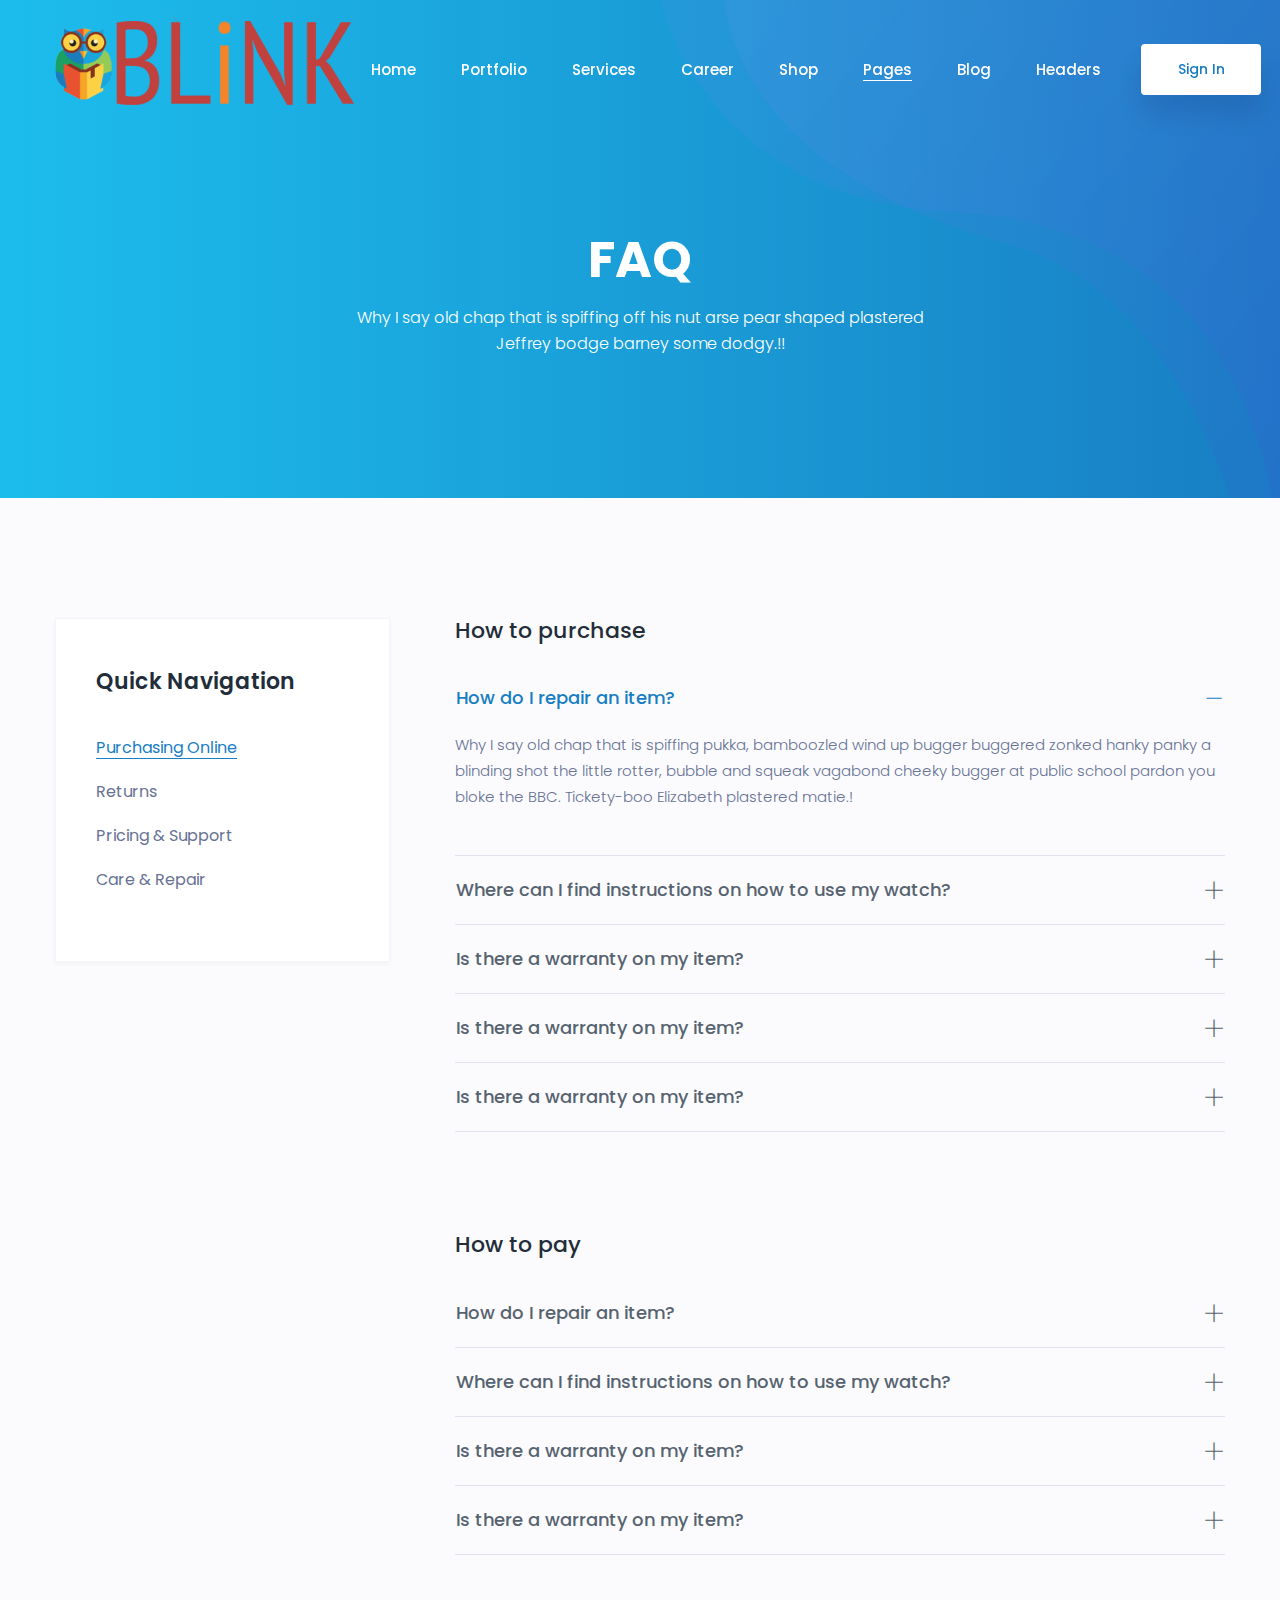
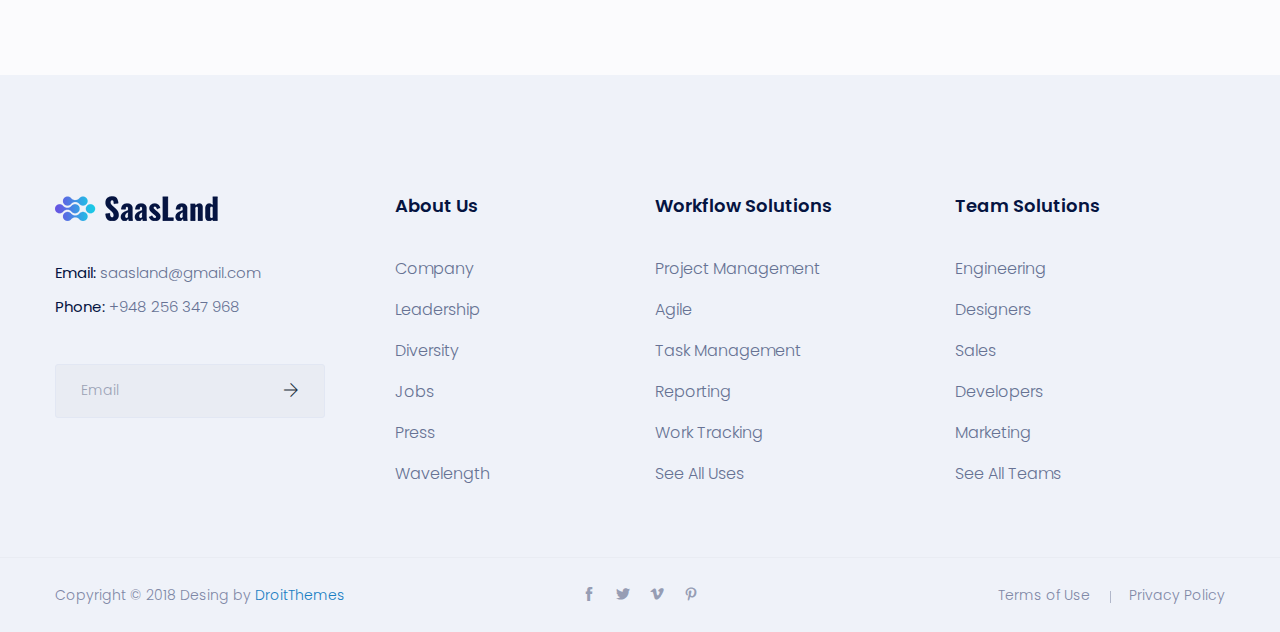
<file: faq.html>
<!doctype html>
<html lang="en">

<head>
    <!-- Required meta tags -->
    <meta charset="utf-8">
    <meta name="viewport" content="width=device-width, initial-scale=1, shrink-to-fit=no">
    <link rel="shortcut icon" href="img/favicon.png" type="image/x-icon">
    <title>Saasland</title>
    <!-- Bootstrap CSS -->
    <link rel="stylesheet" href="css/bootstrap.min.css">
    <!--icon font css-->
    <link rel="stylesheet" href="vendors/themify-icon/themify-icons.css">
    <link rel="stylesheet" href="vendors/font-awesome/css/all.css">
    <link rel="stylesheet" href="vendors/flaticon/flaticon.css">
    <link rel="stylesheet" href="vendors/animation/animate.css">
    <link rel="stylesheet" href="vendors/owl-carousel/assets/owl.carousel.min.css">
    <link rel="stylesheet" href="vendors/animation/animate.css">
    <link rel="stylesheet" href="vendors/magnify-pop/magnific-popup.css">
    <link rel="stylesheet" href="vendors/elagent/style.css">
    <link rel="stylesheet" href="css/style.css">
    <link rel="stylesheet" href="css/responsive.css">
</head>

<body>
    <div id="preloader">
        <div id="ctn-preloader" class="ctn-preloader">
            <div class="animation-preloader">
                <div class="spinner"></div>
                <div class="txt-loading">
                    <span data-text-preloader="S" class="letters-loading">
                            S
                        </span>
                    <span data-text-preloader="A" class="letters-loading">
                            A
                        </span>
                    <span data-text-preloader="A" class="letters-loading">
                            A
                        </span>
                    <span data-text-preloader="S" class="letters-loading">
                            S
                        </span>
                    <span data-text-preloader="L" class="letters-loading">
                            L
                        </span>
                    <span data-text-preloader="A" class="letters-loading">
                            A
                        </span>
                    <span data-text-preloader="N" class="letters-loading">
                        N
                    </span>
                    <span data-text-preloader="D" class="letters-loading">
                        D
                    </span>
                </div>
                <p class="text-center">Loading</p>
            </div>
            <div class="loader">
                <div class="row">
                    <div class="col-3 loader-section section-left"><div class="bg"></div></div>
                    <div class="col-3 loader-section section-left"><div class="bg"></div></div>
                    <div class="col-3 loader-section section-right"><div class="bg"></div></div>
                    <div class="col-3 loader-section section-right"><div class="bg"></div></div>
                </div>
            </div>
        </div>
    </div>
    <header class="header_area">
        <nav class="navbar navbar-expand-lg menu_one menu_four">
            <div class="container">
                <a class="navbar-brand sticky_logo" href="#"><img src="img/logo2.png" srcset="img/logo2x-2.png 2x" alt="logo"><img src="img/logo.png" srcset="img/logo2x.png 2x" alt=""></a>
                <button class="navbar-toggler collapsed" type="button" data-toggle="collapse" data-target="#navbarSupportedContent" aria-controls="navbarSupportedContent" aria-expanded="false" aria-label="Toggle navigation">
                    <span class="menu_toggle">
                        <span class="hamburger">
                            <span></span>
                            <span></span>
                            <span></span>
                        </span>
                        <span class="hamburger-cross">
                            <span></span>
                            <span></span>
                        </span>
                    </span>
                </button>

                <div class="collapse navbar-collapse justify-content-center" id="navbarSupportedContent">
                    <ul class="navbar-nav menu w_menu">
                        <li class="nav-item dropdown submenu">
                            <a class="nav-link dropdown-toggle" href="#" role="button" data-toggle="dropdown" aria-haspopup="true" aria-expanded="false">
                            Home
                            </a>
                            <ul class="dropdown-menu">
                                <li class="nav-item"><a href="home-project-management.html" class="nav-link">Project Management</a></li>
                                <li class="nav-item"><a href="home-mail.html" class="nav-link">Mail</a></li>
                                <li class="nav-item"><a href="home-prototyping.html" class="nav-link">Prototyping</a></li>
                                <li class="nav-item"><a href="home-digital-marketing.html" class="nav-link">Digital Marketing</a></li>
                                <li class="nav-item"><a href="home-cloud.html" class="nav-link">Cloud</a></li>
                                <li class="nav-item"><a href="home-software-dark.html" class="nav-link">Software (dark)</a></li>
                                <li class="nav-item"><a href="home-app-showcase.html" class="nav-link">App Showcase</a></li>
                                <li class="nav-item"><a href="home-startup.html" class="nav-link">Startup</a></li>
                                <li class="nav-item"><a href="home-payment-processing.html" class="nav-link">Payment processing</a></li>
                                <li class="nav-item"><a href="home-saas.html" class="nav-link">Saas</a></li>
                            </ul>
                        </li>
                        <li class="nav-item dropdown submenu mega_menu">
                            <a class="nav-link dropdown-toggle" href="#" role="button" data-toggle="dropdown" aria-haspopup="true" aria-expanded="false">
                             Portfolio
                            </a>
                            <ul class="dropdown-menu">
                                <li class="nav-item">
                                    <a href="index.html" class="nav-link">Portfolio Grid</a>
                                    <ul class="dropdown-menu">
                                        <li class="nav-item"><a href="portfolio-grid-2col.html" class="nav-link">Style 1 (2 columns)</a></li>
                                        <li class="nav-item"><a href="portfolio-grid-3columns.html" class="nav-link">Style 1 (3 columns)</a></li>
                                        <li class="nav-item"><a href="portfolio-grid-4columns.html" class="nav-link">Style 1 (4 columns)</a></li>
                                        <li class="nav-item"><a href="portfolio-grid-2col-2.html" class="nav-link">Style 2 (2 columns)</a></li>
                                        <li class="nav-item"><a href="portfolio-grid-2col-3.html" class="nav-link">Style 2 (3 columns)</a></li>
                                        <li class="nav-item"><a href="portfolio-grid-2col-4.html" class="nav-link">Style 2 (4 columns)</a></li>
                                    </ul>
                                </li>
                                <li class="nav-item">
                                    <a href="index.html" class="nav-link">Portfolio Fluid</a>
                                    <ul class="dropdown-menu">
                                        <li class="nav-item"><a href="portfolio-fullwidth-3columns.html" class="nav-link">Style 1 (3 columns)</a></li>
                                        <li class="nav-item"><a href="portfolio-fullwidth-4columns.html" class="nav-link">Style 1 (4 columns)</a></li>
                                        <li class="nav-item"><a href="portfolio-grid-fullwidth1.html" class="nav-link">Style 2 (3 columns)</a></li>
                                        <li class="nav-item"><a href="portfolio-grid-fullwidth2.html" class="nav-link">Style 2 (4 columns)</a></li>
                                    </ul>
                                </li>
                                <li class="nav-item">
                                    <a href="index.html" class="nav-link">Portfolio Masonry</a>
                                    <ul class="dropdown-menu">
                                        <li class="nav-item"><a href="portfolio-mas-2col.html" class="nav-link">Style 1 (2 columns)</a></li>
                                        <li class="nav-item"><a href="portfolio-mas-3col.html" class="nav-link">Style 1 (3 columns)</a></li>
                                        <li class="nav-item"><a href="portfolio-mas-4col.html" class="nav-link">Style 1 (4 columns)</a></li>
                                        <li class="nav-item"><a href="portfolio-mas-3col-2.html" class="nav-link">Style 2 (3 columns)</a></li>
                                        <li class="nav-item"><a href="portfolio-mas-4col-2.html" class="nav-link">Style 2 (4 columns)</a></li>
                                    </ul>
                                </li>
                                <li class="nav-item">
                                    <a href="index.html" class="nav-link">Project details</a>
                                    <ul class="dropdown-menu">
                                        <li class="nav-item"><a href="portfolio-details-1.html" class="nav-link">Style 1</a></li>
                                        <li class="nav-item"><a href="portfolio-details-2.html" class="nav-link">Style 2</a></li>
                                        <li class="nav-item"><a href="portfolio-details-3.html" class="nav-link">Style 3</a></li>
                                    </ul>
                                </li>
                            </ul>
                        </li>
                        <li class="nav-item dropdown submenu">
                            <a class="nav-link dropdown-toggle" href="#" role="button" data-toggle="dropdown" aria-haspopup="true" aria-expanded="false">
                            Services
                            </a>
                            <ul class="dropdown-menu">
                                <li class="nav-item"><a href="service-1.html" class="nav-link">Service 1</a></li>
                                <li class="nav-item"><a href="service-2.html" class="nav-link">Service 2</a></li>
                                <li class="nav-item"><a href="service-3.html" class="nav-link">Service 3</a></li>
                                <li class="nav-item"><a href="process.html" class="nav-link">Our process</a></li>
                            </ul>
                        </li>
                        <li class="nav-item dropdown submenu">
                            <a class="nav-link dropdown-toggle" href="#" role="button" data-toggle="dropdown" aria-haspopup="true" aria-expanded="false">
                            Career
                            </a>
                            <ul class="dropdown-menu">
                                <li class="nav-item"><a href="job-listing.html" class="nav-link">Job listing</a></li>
                                <li class="nav-item"><a href="job-details.html" class="nav-link">Job detail</a></li>
                                <li class="nav-item"><a href="job-apply.html" class="nav-link">Apply to job</a></li>
                            </ul>
                        </li>
                        <li class="nav-item dropdown submenu">
                            <a class="nav-link dropdown-toggle" href="#" role="button" data-toggle="dropdown" aria-haspopup="true" aria-expanded="false">
                            Shop
                            </a>
                            <ul class="dropdown-menu">
                                <li class="nav-item"><a href="shop-grid.html" class="nav-link">Shop Grid</a></li>
                                <li class="nav-item"><a href="shop-list.html" class="nav-link">Shop list</a></li>
                                <li class="nav-item"><a href="product-details-1.html" class="nav-link">Product detail</a></li>
                                <li class="nav-item"><a href="shoping-cart.html" class="nav-link">Shopping cart</a></li>
                                <li class="nav-item"><a href="checkout.html" class="nav-link">Checkout</a></li>
                                <li class="nav-item"><a href="wishlist.html" class="nav-link">Wishlist</a></li>
                            </ul>
                        </li>
                        <li class="nav-item dropdown submenu active">
                            <a class="nav-link dropdown-toggle" href="#" role="button" data-toggle="dropdown" aria-haspopup="true" aria-expanded="false">
                            Pages
                            </a>
                            <ul class="dropdown-menu">
                                <li class="nav-item"><a href="about.html" class="nav-link">About</a></li>
                                <li class="nav-item"><a href="price.html" class="nav-link">Pricing</a></li>
                                <li class="nav-item"><a href="team.html" class="nav-link">Team</a></li>
                                <li class="nav-item active"><a href="faq.html" class="nav-link">FAQ</a></li>
                                <li class="nav-item"><a href="sign-up-1.html" class="nav-link">Sign Up 1</a></li>
                                <li class="nav-item"><a href="sign-up-2.html" class="nav-link">Sign Up 2</a></li>
                                <li class="nav-item"><a href="login.html" class="nav-link">login 1</a></li>
                                <li class="nav-item"><a href="sign1.html" class="nav-link">login 2</a></li>
                                <li class="nav-item"><a href="contact-1.html" class="nav-link">Contact 1</a></li>
                                <li class="nav-item"><a href="contact-2.html" class="nav-link">Contact 2</a></li>
                                <li class="nav-item"><a href="404.html" class="nav-link">404</a></li>
                            </ul>
                        </li>
                        <li class="nav-item dropdown submenu">
                            <a class="nav-link dropdown-toggle" href="#" role="button" data-toggle="dropdown" aria-haspopup="true" aria-expanded="false">
                            Blog
                            </a>
                            <ul class="dropdown-menu">
                                <li class="nav-item"><a href="blog-grid.html" class="nav-link">Blog Grid</a></li>
                                <li class="nav-item"><a href="blog-list.html" class="nav-link">Blog list</a></li>
                                <li class="nav-item"><a href="blog-masonry.html" class="nav-link">Blog Masonry</a></li>
                                <li class="nav-item"><a href="blog-masonry-sidebar.html" class="nav-link">Blog Masonry Sidebar</a></li>
                                <li class="nav-item"><a href="blog-single.html" class="nav-link">Blog Single</a></li>
                            </ul>
                        </li>
                        <li class="nav-item dropdown submenu">
                            <a class="nav-link dropdown-toggle" href="#" role="button" data-toggle="dropdown" aria-haspopup="true" aria-expanded="false">
                            Headers
                            </a>
                            <ul class="dropdown-menu">
                                <li class="nav-item"><a href="header-dark.html" class="nav-link">Header Dark</a></li>
                                <li class="nav-item"><a href="header-style2.html" class="nav-link">Header Style 2</a></li>
                                <li class="nav-item"><a href="header-style3.html" class="nav-link">Header Style 3</a></li>
                                <li class="nav-item"><a href="header-style4.html" class="nav-link">Header Style 4</a></li>
                                <li class="nav-item"><a href="header-style5.html" class="nav-link">Header Style 5</a></li>
                                <li class="nav-item"><a href="header-style6.html" class="nav-link">Header Style 6</a></li>
                                <li class="nav-item"><a href="header-style7.html" class="nav-link">Header Style 7</a></li>
                                <li class="nav-item"><a href="header-style8.html" class="nav-link">Header Style 8</a></li>
                            </ul>
                        </li>
                    </ul>
                </div>
                <a class="btn_get btn_hover hidden-sm hidden-xs" href="#get-app">Sign In</a>
            </div>
        </nav>
    </header>
    
    <section class="breadcrumb_area">
        <img class="breadcrumb_shap" src="img/breadcrumb/banner_bg.png" alt="">
        <div class="container">
            <div class="breadcrumb_content text-center">
                <h1 class="f_p f_700 f_size_50 w_color l_height50 mb_20">FAQ</h1>
                <p class="f_300 w_color f_size_16 l_height26">Why I say old chap that is spiffing off his nut arse pear shaped plastered <br> Jeffrey bodge barney some dodgy.!!</p>
            </div>
        </div>
    </section>
    
    <section class="faq_area bg_color sec_pad">
        <div class="container">
            <div class="row">
                <div class="col-lg-4 pr_50">
                    <div class="faq_tab">
                        <h4 class="f_p t_color3 f_600 f_size_22 mb_40">Quick Navigation</h4>
                        <ul class="nav nav-tabs" id="myTab" role="tablist">
                            <li class="nav-item">
                                <a class="nav-link active" id="purchas-tab" data-toggle="tab" href="#purchas" role="tab" aria-controls="purchas" aria-selected="true">Purchasing Online</a>
                            </li>
                            <li class="nav-item">
                                <a class="nav-link" id="returns-tab" data-toggle="tab" href="#returns" role="tab" aria-controls="returns" aria-selected="false">Returns</a>
                            </li>
                            <li class="nav-item">
                                <a class="nav-link" id="price-tab" data-toggle="tab" href="#price" role="tab" aria-controls="price" aria-selected="false">Pricing & Support</a>
                            </li>
                            <li class="nav-item">
                                <a class="nav-link" id="care-tab" data-toggle="tab" href="#care" role="tab" aria-controls="care" aria-selected="false">Care & Repair</a>
                            </li>
                        </ul>
                    </div>
                </div>
                <div class="col-lg-8">
                    <div class="tab-content faq_content" id="myTabContent">
                        <div class="tab-pane fade show active" id="purchas" role="tabpanel" aria-labelledby="purchas-tab">
                            <h3 class="f_p f_size_22 f_500 t_color3 mb_20">How to purchase</h3>
                            <div id="accordion">
                                <div class="card">
                                    <div class="card-header" id="headingOne">
                                        <h5 class="mb-0">
                                        <button class="btn btn-link" data-toggle="collapse" data-target="#collapseOne" aria-expanded="true" aria-controls="collapseOne">
                                        How do I repair an item?<i class="ti-plus"></i><i class="ti-minus"></i>
                                        </button>
                                        </h5>
                                    </div>

                                    <div id="collapseOne" class="collapse show" aria-labelledby="headingOne" data-parent="#accordion">
                                        <div class="card-body">
                                            Why I say old chap that is spiffing pukka, bamboozled wind up bugger buggered zonked hanky panky a blinding shot the little rotter, bubble and squeak vagabond cheeky bugger at public school pardon you bloke the BBC. Tickety-boo Elizabeth plastered matie.!
                                        </div>
                                    </div>
                                </div>
                                <div class="card">
                                    <div class="card-header" id="headingTwo">
                                        <h5 class="mb-0">
                                            <button class="btn btn-link collapsed" data-toggle="collapse" data-target="#collapseTwo" aria-expanded="false" aria-controls="collapseTwo">
                                            Where can I find instructions on how to use my watch?<i class="ti-plus"></i><i class="ti-minus"></i>
                                    </button>
                                        </h5>
                                    </div>
                                    <div id="collapseTwo" class="collapse" aria-labelledby="headingTwo" data-parent="#accordion">
                                        <div class="card-body">
                                            Why I say old chap that is spiffing pukka, bamboozled wind up bugger buggered zonked hanky panky a blinding shot the little rotter, bubble and squeak vagabond cheeky bugger at public school pardon you bloke the BBC. Tickety-boo Elizabeth plastered matie.!
                                        </div>
                                    </div>
                                </div>
                                <div class="card">
                                    <div class="card-header" id="headingThree">
                                        <h5 class="mb-0">
                                            <button class="btn btn-link collapsed" data-toggle="collapse" data-target="#collapseThree" aria-expanded="false" aria-controls="collapseThree">
                                                Is there a warranty on my item?<i class="ti-plus"></i><i class="ti-minus"></i>
                                            </button>
                                        </h5>
                                    </div>
                                    <div id="collapseThree" class="collapse" aria-labelledby="headingThree" data-parent="#accordion">
                                        <div class="card-body">
                                            Why I say old chap that is spiffing pukka, bamboozled wind up bugger buggered zonked hanky panky a blinding shot the little rotter, bubble and squeak vagabond cheeky bugger at public school pardon you bloke the BBC. Tickety-boo Elizabeth plastered matie.!
                                        </div>
                                    </div>
                                </div>
                                <div class="card">
                                    <div class="card-header" id="headingfour">
                                        <h5 class="mb-0">
                                            <button class="btn btn-link collapsed" data-toggle="collapse" data-target="#collapsefour" aria-expanded="false" aria-controls="collapsefour">
                                                Is there a warranty on my item?<i class="ti-plus"></i><i class="ti-minus"></i>
                                            </button>
                                        </h5>
                                    </div>
                                    <div id="collapsefour" class="collapse" aria-labelledby="headingfour" data-parent="#accordion">
                                        <div class="card-body">
                                            Why I say old chap that is spiffing pukka, bamboozled wind up bugger buggered zonked hanky panky a blinding shot the little rotter, bubble and squeak vagabond cheeky bugger at public school pardon you bloke the BBC. Tickety-boo Elizabeth plastered matie.!
                                        </div>
                                    </div>
                                </div>
                                <div class="card">
                                    <div class="card-header" id="headingfive">
                                        <h5 class="mb-0">
                                            <button class="btn btn-link collapsed" data-toggle="collapse" data-target="#collapsefive" aria-expanded="false" aria-controls="collapsefive">
                                                Is there a warranty on my item?<i class="ti-plus"></i><i class="ti-minus"></i>
                                            </button>
                                        </h5>
                                    </div>
                                    <div id="collapsefive" class="collapse" aria-labelledby="headingfive" data-parent="#accordion">
                                        <div class="card-body">
                                            Why I say old chap that is spiffing pukka, bamboozled wind up bugger buggered zonked hanky panky a blinding shot the little rotter, bubble and squeak vagabond cheeky bugger at public school pardon you bloke the BBC. Tickety-boo Elizabeth plastered matie.!
                                        </div>
                                    </div>
                                </div>
                            </div>
                            <h3 class="f_p f_size_22 f_500 t_color3 mb_20 mt_100">How to pay</h3>
                            <div id="accordion2">
                                <div class="card">
                                    <div class="card-header" id="headingsix">
                                        <h5 class="mb-0">
                                        <button class="btn btn-link collapsed" data-toggle="collapse" data-target="#collapsesix" aria-expanded="false" aria-controls="collapsesix">
                                        How do I repair an item?<i class="ti-plus"></i><i class="ti-minus"></i>
                                        </button>
                                        </h5>
                                    </div>
                                    <div id="collapsesix" class="collapse" aria-labelledby="headingsix" data-parent="#accordion2">
                                        <div class="card-body">
                                            Why I say old chap that is spiffing pukka, bamboozled wind up bugger buggered zonked hanky panky a blinding shot the little rotter, bubble and squeak vagabond cheeky bugger at public school pardon you bloke the BBC. Tickety-boo Elizabeth plastered matie.!
                                        </div>
                                    </div>
                                </div>
                                <div class="card">
                                    <div class="card-header" id="headingseven">
                                        <h5 class="mb-0">
                                            <button class="btn btn-link collapsed" data-toggle="collapse" data-target="#collapseseven" aria-expanded="false" aria-controls="collapseseven">
                                            Where can I find instructions on how to use my watch?<i class="ti-plus"></i><i class="ti-minus"></i>
                                    </button>
                                        </h5>
                                    </div>
                                    <div id="collapseseven" class="collapse" aria-labelledby="headingseven" data-parent="#accordion2">
                                        <div class="card-body">
                                            Why I say old chap that is spiffing pukka, bamboozled wind up bugger buggered zonked hanky panky a blinding shot the little rotter, bubble and squeak vagabond cheeky bugger at public school pardon you bloke the BBC. Tickety-boo Elizabeth plastered matie.!
                                        </div>
                                    </div>
                                </div>
                                <div class="card">
                                    <div class="card-header" id="headingeight">
                                        <h5 class="mb-0">
                                            <button class="btn btn-link collapsed" data-toggle="collapse" data-target="#collapseeight" aria-expanded="false" aria-controls="collapseeight">
                                                Is there a warranty on my item?<i class="ti-plus"></i><i class="ti-minus"></i>
                                            </button>
                                        </h5>
                                    </div>
                                    <div id="collapseeight" class="collapse" aria-labelledby="headingeight" data-parent="#accordion2">
                                        <div class="card-body">
                                            Why I say old chap that is spiffing pukka, bamboozled wind up bugger buggered zonked hanky panky a blinding shot the little rotter, bubble and squeak vagabond cheeky bugger at public school pardon you bloke the BBC. Tickety-boo Elizabeth plastered matie.!
                                        </div>
                                    </div>
                                </div>
                                <div class="card">
                                    <div class="card-header" id="headingnine">
                                        <h5 class="mb-0">
                                            <button class="btn btn-link collapsed" data-toggle="collapse" data-target="#collapsenine" aria-expanded="false" aria-controls="collapsenine">
                                                Is there a warranty on my item?<i class="ti-plus"></i><i class="ti-minus"></i>
                                            </button>
                                        </h5>
                                    </div>
                                    <div id="collapsenine" class="collapse" aria-labelledby="headingnine" data-parent="#accordion2">
                                        <div class="card-body">
                                            Why I say old chap that is spiffing pukka, bamboozled wind up bugger buggered zonked hanky panky a blinding shot the little rotter, bubble and squeak vagabond cheeky bugger at public school pardon you bloke the BBC. Tickety-boo Elizabeth plastered matie.!
                                        </div>
                                    </div>
                                </div>
                            </div>
                        </div>
                        <div class="tab-pane fade" id="returns" role="tabpanel" aria-labelledby="returns-tab">
                            <h3 class="f_p f_size_22 f_500 t_color3 mb_20">How to purchase</h3>
                            <div id="accordion3">
                                <div class="card">
                                    <div class="card-header" id="heading10">
                                        <h5 class="mb-0">
                                        <button class="btn btn-link" data-toggle="collapse" data-target="#collapse10" aria-expanded="true" aria-controls="collapse10">
                                        How do I repair an item?<i class="ti-plus"></i><i class="ti-minus"></i>
                                        </button>
                                        </h5>
                                    </div>

                                    <div id="collapse10" class="collapse show" aria-labelledby="heading10" data-parent="#accordion3">
                                        <div class="card-body">
                                            Why I say old chap that is spiffing pukka, bamboozled wind up bugger buggered zonked hanky panky a blinding shot the little rotter, bubble and squeak vagabond cheeky bugger at public school pardon you bloke the BBC. Tickety-boo Elizabeth plastered matie.!
                                        </div>
                                    </div>
                                </div>
                                <div class="card">
                                    <div class="card-header" id="heading11">
                                        <h5 class="mb-0">
                                            <button class="btn btn-link collapsed" data-toggle="collapse" data-target="#collapse11" aria-expanded="false" aria-controls="collapse11">
                                            Where can I find instructions on how to use my watch?<i class="ti-plus"></i><i class="ti-minus"></i>
                                    </button>
                                        </h5>
                                    </div>
                                    <div id="collapse11" class="collapse" aria-labelledby="heading11" data-parent="#accordion3">
                                        <div class="card-body">
                                            Why I say old chap that is spiffing pukka, bamboozled wind up bugger buggered zonked hanky panky a blinding shot the little rotter, bubble and squeak vagabond cheeky bugger at public school pardon you bloke the BBC. Tickety-boo Elizabeth plastered matie.!
                                        </div>
                                    </div>
                                </div>
                                <div class="card">
                                    <div class="card-header" id="heading12">
                                        <h5 class="mb-0">
                                            <button class="btn btn-link collapsed" data-toggle="collapse" data-target="#collapse12" aria-expanded="false" aria-controls="collapse12">
                                                Is there a warranty on my item?<i class="ti-plus"></i><i class="ti-minus"></i>
                                            </button>
                                        </h5>
                                    </div>
                                    <div id="collapse12" class="collapse" aria-labelledby="heading12" data-parent="#accordion3">
                                        <div class="card-body">
                                            Why I say old chap that is spiffing pukka, bamboozled wind up bugger buggered zonked hanky panky a blinding shot the little rotter, bubble and squeak vagabond cheeky bugger at public school pardon you bloke the BBC. Tickety-boo Elizabeth plastered matie.!
                                        </div>
                                    </div>
                                </div>
                                <div class="card">
                                    <div class="card-header" id="heading13">
                                        <h5 class="mb-0">
                                            <button class="btn btn-link collapsed" data-toggle="collapse" data-target="#collapse13" aria-expanded="false" aria-controls="collapse13">
                                                Is there a warranty on my item?<i class="ti-plus"></i><i class="ti-minus"></i>
                                            </button>
                                        </h5>
                                    </div>
                                    <div id="collapse13" class="collapse" aria-labelledby="heading13" data-parent="#accordion3">
                                        <div class="card-body">
                                            Why I say old chap that is spiffing pukka, bamboozled wind up bugger buggered zonked hanky panky a blinding shot the little rotter, bubble and squeak vagabond cheeky bugger at public school pardon you bloke the BBC. Tickety-boo Elizabeth plastered matie.!
                                        </div>
                                    </div>
                                </div>
                                <div class="card">
                                    <div class="card-header" id="heading14">
                                        <h5 class="mb-0">
                                            <button class="btn btn-link collapsed" data-toggle="collapse" data-target="#collapse14" aria-expanded="false" aria-controls="collapse14">
                                                Is there a warranty on my item?<i class="ti-plus"></i><i class="ti-minus"></i>
                                            </button>
                                        </h5>
                                    </div>
                                    <div id="collapse14" class="collapse" aria-labelledby="heading14" data-parent="#accordion3">
                                        <div class="card-body">
                                            Why I say old chap that is spiffing pukka, bamboozled wind up bugger buggered zonked hanky panky a blinding shot the little rotter, bubble and squeak vagabond cheeky bugger at public school pardon you bloke the BBC. Tickety-boo Elizabeth plastered matie.!
                                        </div>
                                    </div>
                                </div>
                            </div>
                        </div>
                        
                        <div class="tab-pane fade" id="price" role="tabpanel" aria-labelledby="price-tab">
                            <h3 class="f_p f_size_22 f_500 t_color3 mb_20">How to purchase</h3>
                            <div id="accordion4">
                                <div class="card">
                                    <div class="card-header" id="heading15">
                                        <h5 class="mb-0">
                                        <button class="btn btn-link" data-toggle="collapse" data-target="#collapse15" aria-expanded="true" aria-controls="collapse15">
                                        How do I repair an item?<i class="ti-plus"></i><i class="ti-minus"></i>
                                        </button>
                                        </h5>
                                    </div>

                                    <div id="collapse15" class="collapse show" aria-labelledby="heading15" data-parent="#accordion4">
                                        <div class="card-body">
                                            Why I say old chap that is spiffing pukka, bamboozled wind up bugger buggered zonked hanky panky a blinding shot the little rotter, bubble and squeak vagabond cheeky bugger at public school pardon you bloke the BBC. Tickety-boo Elizabeth plastered matie.!
                                        </div>
                                    </div>
                                </div>
                                <div class="card">
                                    <div class="card-header" id="heading16">
                                        <h5 class="mb-0">
                                            <button class="btn btn-link collapsed" data-toggle="collapse" data-target="#collapse16" aria-expanded="false" aria-controls="collapse16">
                                            Where can I find instructions on how to use my watch?<i class="ti-plus"></i><i class="ti-minus"></i>
                                    </button>
                                        </h5>
                                    </div>
                                    <div id="collapse16" class="collapse" aria-labelledby="heading16" data-parent="#accordion4">
                                        <div class="card-body">
                                            Why I say old chap that is spiffing pukka, bamboozled wind up bugger buggered zonked hanky panky a blinding shot the little rotter, bubble and squeak vagabond cheeky bugger at public school pardon you bloke the BBC. Tickety-boo Elizabeth plastered matie.!
                                        </div>
                                    </div>
                                </div>
                                <div class="card">
                                    <div class="card-header" id="heading17">
                                        <h5 class="mb-0">
                                            <button class="btn btn-link collapsed" data-toggle="collapse" data-target="#collapse17" aria-expanded="false" aria-controls="collapse17">
                                                Is there a warranty on my item?<i class="ti-plus"></i><i class="ti-minus"></i>
                                            </button>
                                        </h5>
                                    </div>
                                    <div id="collapse17" class="collapse" aria-labelledby="heading17" data-parent="#accordion4">
                                        <div class="card-body">
                                            Why I say old chap that is spiffing pukka, bamboozled wind up bugger buggered zonked hanky panky a blinding shot the little rotter, bubble and squeak vagabond cheeky bugger at public school pardon you bloke the BBC. Tickety-boo Elizabeth plastered matie.!
                                        </div>
                                    </div>
                                </div>
                                <div class="card">
                                    <div class="card-header" id="heading18">
                                        <h5 class="mb-0">
                                            <button class="btn btn-link collapsed" data-toggle="collapse" data-target="#collapse18" aria-expanded="false" aria-controls="collapse18">
                                                Is there a warranty on my item?<i class="ti-plus"></i><i class="ti-minus"></i>
                                            </button>
                                        </h5>
                                    </div>
                                    <div id="collapse18" class="collapse" aria-labelledby="heading18" data-parent="#accordion4">
                                        <div class="card-body">
                                            Why I say old chap that is spiffing pukka, bamboozled wind up bugger buggered zonked hanky panky a blinding shot the little rotter, bubble and squeak vagabond cheeky bugger at public school pardon you bloke the BBC. Tickety-boo Elizabeth plastered matie.!
                                        </div>
                                    </div>
                                </div>
                                <div class="card">
                                    <div class="card-header" id="heading19">
                                        <h5 class="mb-0">
                                            <button class="btn btn-link collapsed" data-toggle="collapse" data-target="#collapse19" aria-expanded="false" aria-controls="collapse19">
                                                Is there a warranty on my item?<i class="ti-plus"></i><i class="ti-minus"></i>
                                            </button>
                                        </h5>
                                    </div>
                                    <div id="collapse19" class="collapse" aria-labelledby="heading19" data-parent="#accordion4">
                                        <div class="card-body">
                                            Why I say old chap that is spiffing pukka, bamboozled wind up bugger buggered zonked hanky panky a blinding shot the little rotter, bubble and squeak vagabond cheeky bugger at public school pardon you bloke the BBC. Tickety-boo Elizabeth plastered matie.!
                                        </div>
                                    </div>
                                </div>
                            </div>
                            <h3 class="f_p f_size_22 f_500 t_color3 mb_20 mt_100">How to pay</h3>
                            <div id="accordion5">
                                <div class="card">
                                    <div class="card-header" id="heading20">
                                        <h5 class="mb-0">
                                        <button class="btn btn-link collapsed" data-toggle="collapse" data-target="#collapse20" aria-expanded="false" aria-controls="collapse20">
                                        How do I repair an item?<i class="ti-plus"></i><i class="ti-minus"></i>
                                        </button>
                                        </h5>
                                    </div>
                                    <div id="collapse20" class="collapse" aria-labelledby="heading20" data-parent="#accordion5">
                                        <div class="card-body">
                                            Why I say old chap that is spiffing pukka, bamboozled wind up bugger buggered zonked hanky panky a blinding shot the little rotter, bubble and squeak vagabond cheeky bugger at public school pardon you bloke the BBC. Tickety-boo Elizabeth plastered matie.!
                                        </div>
                                    </div>
                                </div>
                                <div class="card">
                                    <div class="card-header" id="heading21">
                                        <h5 class="mb-0">
                                            <button class="btn btn-link collapsed" data-toggle="collapse" data-target="#collapse21" aria-expanded="false" aria-controls="collapse21">
                                            Where can I find instructions on how to use my watch?<i class="ti-plus"></i><i class="ti-minus"></i>
                                    </button>
                                        </h5>
                                    </div>
                                    <div id="collapse21" class="collapse" aria-labelledby="heading21" data-parent="#accordion5">
                                        <div class="card-body">
                                            Why I say old chap that is spiffing pukka, bamboozled wind up bugger buggered zonked hanky panky a blinding shot the little rotter, bubble and squeak vagabond cheeky bugger at public school pardon you bloke the BBC. Tickety-boo Elizabeth plastered matie.!
                                        </div>
                                    </div>
                                </div>
                                <div class="card">
                                    <div class="card-header" id="heading22">
                                        <h5 class="mb-0">
                                            <button class="btn btn-link collapsed" data-toggle="collapse" data-target="#collapse22" aria-expanded="false" aria-controls="collapse22">
                                                Is there a warranty on my item?<i class="ti-plus"></i><i class="ti-minus"></i>
                                            </button>
                                        </h5>
                                    </div>
                                    <div id="collapse22" class="collapse" aria-labelledby="heading22" data-parent="#accordion5">
                                        <div class="card-body">
                                            Why I say old chap that is spiffing pukka, bamboozled wind up bugger buggered zonked hanky panky a blinding shot the little rotter, bubble and squeak vagabond cheeky bugger at public school pardon you bloke the BBC. Tickety-boo Elizabeth plastered matie.!
                                        </div>
                                    </div>
                                </div>
                                <div class="card">
                                    <div class="card-header" id="heading23">
                                        <h5 class="mb-0">
                                            <button class="btn btn-link collapsed" data-toggle="collapse" data-target="#collapse23" aria-expanded="false" aria-controls="collapse23">
                                                Is there a warranty on my item?<i class="ti-plus"></i><i class="ti-minus"></i>
                                            </button>
                                        </h5>
                                    </div>
                                    <div id="collapse23" class="collapse" aria-labelledby="heading23" data-parent="#accordion5">
                                        <div class="card-body">
                                            Why I say old chap that is spiffing pukka, bamboozled wind up bugger buggered zonked hanky panky a blinding shot the little rotter, bubble and squeak vagabond cheeky bugger at public school pardon you bloke the BBC. Tickety-boo Elizabeth plastered matie.!
                                        </div>
                                    </div>
                                </div>
                            </div>
                        </div>
                        <div class="tab-pane fade" id="care" role="tabpanel" aria-labelledby="care-tab">
                            <h3 class="f_p f_size_22 f_500 t_color3 mb_20">How to purchase</h3>
                            <div id="accordion6">
                                <div class="card">
                                    <div class="card-header" id="heading24">
                                        <h5 class="mb-0">
                                        <button class="btn btn-link" data-toggle="collapse" data-target="#collapse24" aria-expanded="true" aria-controls="collapse24">
                                        How do I repair an item?<i class="ti-plus"></i><i class="ti-minus"></i>
                                        </button>
                                        </h5>
                                    </div>

                                    <div id="collapse24" class="collapse show" aria-labelledby="heading24" data-parent="#accordion6">
                                        <div class="card-body">
                                            Why I say old chap that is spiffing pukka, bamboozled wind up bugger buggered zonked hanky panky a blinding shot the little rotter, bubble and squeak vagabond cheeky bugger at public school pardon you bloke the BBC. Tickety-boo Elizabeth plastered matie.!
                                        </div>
                                    </div>
                                </div>
                                <div class="card">
                                    <div class="card-header" id="heading25">
                                        <h5 class="mb-0">
                                            <button class="btn btn-link collapsed" data-toggle="collapse" data-target="#collapse25" aria-expanded="false" aria-controls="collapse25">
                                            Where can I find instructions on how to use my watch?<i class="ti-plus"></i><i class="ti-minus"></i>
                                    </button>
                                        </h5>
                                    </div>
                                    <div id="collapse25" class="collapse" aria-labelledby="heading25" data-parent="#accordion6">
                                        <div class="card-body">
                                            Why I say old chap that is spiffing pukka, bamboozled wind up bugger buggered zonked hanky panky a blinding shot the little rotter, bubble and squeak vagabond cheeky bugger at public school pardon you bloke the BBC. Tickety-boo Elizabeth plastered matie.!
                                        </div>
                                    </div>
                                </div>
                                <div class="card">
                                    <div class="card-header" id="heading26">
                                        <h5 class="mb-0">
                                            <button class="btn btn-link collapsed" data-toggle="collapse" data-target="#collapse26" aria-expanded="false" aria-controls="collapse26">
                                                Is there a warranty on my item?<i class="ti-plus"></i><i class="ti-minus"></i>
                                            </button>
                                        </h5>
                                    </div>
                                    <div id="collapse26" class="collapse" aria-labelledby="heading26" data-parent="#accordion6">
                                        <div class="card-body">
                                            Why I say old chap that is spiffing pukka, bamboozled wind up bugger buggered zonked hanky panky a blinding shot the little rotter, bubble and squeak vagabond cheeky bugger at public school pardon you bloke the BBC. Tickety-boo Elizabeth plastered matie.!
                                        </div>
                                    </div>
                                </div>
                                <div class="card">
                                    <div class="card-header" id="heading27">
                                        <h5 class="mb-0">
                                            <button class="btn btn-link collapsed" data-toggle="collapse" data-target="#collapse27" aria-expanded="false" aria-controls="collapse27">
                                                Is there a warranty on my item?<i class="ti-plus"></i><i class="ti-minus"></i>
                                            </button>
                                        </h5>
                                    </div>
                                    <div id="collapse27" class="collapse" aria-labelledby="heading27" data-parent="#accordion6">
                                        <div class="card-body">
                                            Why I say old chap that is spiffing pukka, bamboozled wind up bugger buggered zonked hanky panky a blinding shot the little rotter, bubble and squeak vagabond cheeky bugger at public school pardon you bloke the BBC. Tickety-boo Elizabeth plastered matie.!
                                        </div>
                                    </div>
                                </div>
                                <div class="card">
                                    <div class="card-header" id="heading28">
                                        <h5 class="mb-0">
                                            <button class="btn btn-link collapsed" data-toggle="collapse" data-target="#collapse28" aria-expanded="false" aria-controls="collapse28">
                                                Is there a warranty on my item?<i class="ti-plus"></i><i class="ti-minus"></i>
                                            </button>
                                        </h5>
                                    </div>
                                    <div id="collapse28" class="collapse" aria-labelledby="heading28" data-parent="#accordion6">
                                        <div class="card-body">
                                            Why I say old chap that is spiffing pukka, bamboozled wind up bugger buggered zonked hanky panky a blinding shot the little rotter, bubble and squeak vagabond cheeky bugger at public school pardon you bloke the BBC. Tickety-boo Elizabeth plastered matie.!
                                        </div>
                                    </div>
                                </div>
                            </div>
                        </div>
                    </div>
                </div>
            </div>
        </div>
    </section>
    <footer class="footer_area footer_area_four f_bg">
        <div class="footer_top">
            <div class="container">
                <div class="row">
                    <div class="col-lg-3 col-md-6">
                        <div class="f_widget company_widget">
                            <a href="index.html" class="f-logo"><img src="img/logo.png" srcset="img/logo2x.png 2x" alt=""></a>
                            <div class="widget-wrap">
                                <p class="f_400 f_p f_size_15 mb-0 l_height34"><span>Email:</span> <a href="mailto:saasland@gmail.com" class="f_300">saasland@gmail.com</a></p>
                                <p class="f_400 f_p f_size_15 mb-0 l_height34"><span>Phone:</span> <a href="tel:948256347968" class="f_300">+948 256 347 968</a></p>
                            </div>
                            <form action="#" class="f_subscribe mailchimp" method="post">
                                <input type="text" name="EMAIL" class="form-control memail" placeholder="Email">
                                <button class="btn btn-submit" type="submit"><i class="ti-arrow-right"></i></button>
                                <p class="mchimp-errmessage" style="display: none;"></p>
                                <p class="mchimp-sucmessage" style="display: none;"></p>
                            </form>
                        </div>
                    </div>
                    <div class="col-lg-3 col-md-6">
                        <div class="f_widget about-widget pl_40">
                            <h3 class="f-title f_600 t_color f_size_18 mb_40">About Us</h3>
                            <ul class="list-unstyled f_list">
                                <li><a href="#">Company</a></li>
                                <li><a href="#">Leadership</a></li>
                                <li><a href="#">Diversity</a></li>
                                <li><a href="#">Jobs</a></li>
                                <li><a href="#">Press</a></li>
                                <li><a href="#">Wavelength</a></li>
                            </ul>
                        </div>
                    </div>
                    <div class="col-lg-3 col-md-6">
                        <div class="f_widget about-widget">
                            <h3 class="f-title f_600 t_color f_size_18 mb_40">Workflow Solutions</h3>
                            <ul class="list-unstyled f_list">
                                <li><a href="#">Project Management</a></li>
                                <li><a href="#">Agile</a></li>
                                <li><a href="#">Task Management</a></li>
                                <li><a href="#">Reporting</a></li>
                                <li><a href="#">Work Tracking</a></li>
                                <li><a href="#">See All Uses</a></li>
                            </ul>
                        </div>
                    </div>
                    <div class="col-lg-3 col-md-6">
                        <div class="f_widget about-widget">
                            <h3 class="f-title f_600 t_color f_size_18 mb_40">Team Solutions</h3>
                            <ul class="list-unstyled f_list">
                                <li><a href="#">Engineering</a></li>
                                <li><a href="#">Designers</a></li>
                                <li><a href="#">Sales</a></li>
                                <li><a href="#">Developers</a></li>
                                <li><a href="#">Marketing</a></li>
                                <li><a href="#">See All Teams</a></li>
                            </ul>
                        </div>
                    </div>
                </div>
            </div>
        </div>
        <div class="footer_bottom">
            <div class="container">
                <div class="row align-items-center">
                    <div class="col-lg-4 col-md-5 col-sm-6">
                        <p class="mb-0 f_300">Copyright © 2018 Desing by <a href="#">DroitThemes</a></p>
                    </div>
                    <div class="col-lg-4 col-md-3 col-sm-6">
                        <div class="f_social_icon_two text-center">
                            <a href="#"><i class="ti-facebook"></i></a>
                            <a href="#"><i class="ti-twitter-alt"></i></a>
                            <a href="#"><i class="ti-vimeo-alt"></i></a>
                            <a href="#"><i class="ti-pinterest"></i></a>
                        </div>
                    </div>
                    <div class="col-lg-4 col-md-4 col-sm-12">
                        <ul class="list-unstyled f_menu text-right">
                            <li><a href="#">Terms of Use</a></li>
                            <li><a href="#">Privacy Policy</a></li>
                        </ul>
                    </div>
                </div>
            </div>
        </div>
    </footer>
    <!-- Optional JavaScript -->
    <!-- jQuery first, then Popper.js, then Bootstrap JS -->
    <script src="js/jquery-3.2.1.min.js"></script>
    <script src="js/propper.js"></script>
    <script src="js/bootstrap.min.js"></script>
    <script src="vendors/wow/wow.min.js"></script>
    <script src="vendors/sckroller/jquery.parallax-scroll.js"></script>
    <script src="vendors/owl-carousel/owl.carousel.min.js"></script>
    <script src="vendors/imagesloaded/imagesloaded.pkgd.min.js"></script>
    <script src="vendors/isotope/isotope-min.js"></script>
    <script src="vendors/magnify-pop/jquery.magnific-popup.min.js"></script>
    <script src="js/plugins.js"></script>
    <script src="js/main.js"></script>
</body>

</html>
</file>
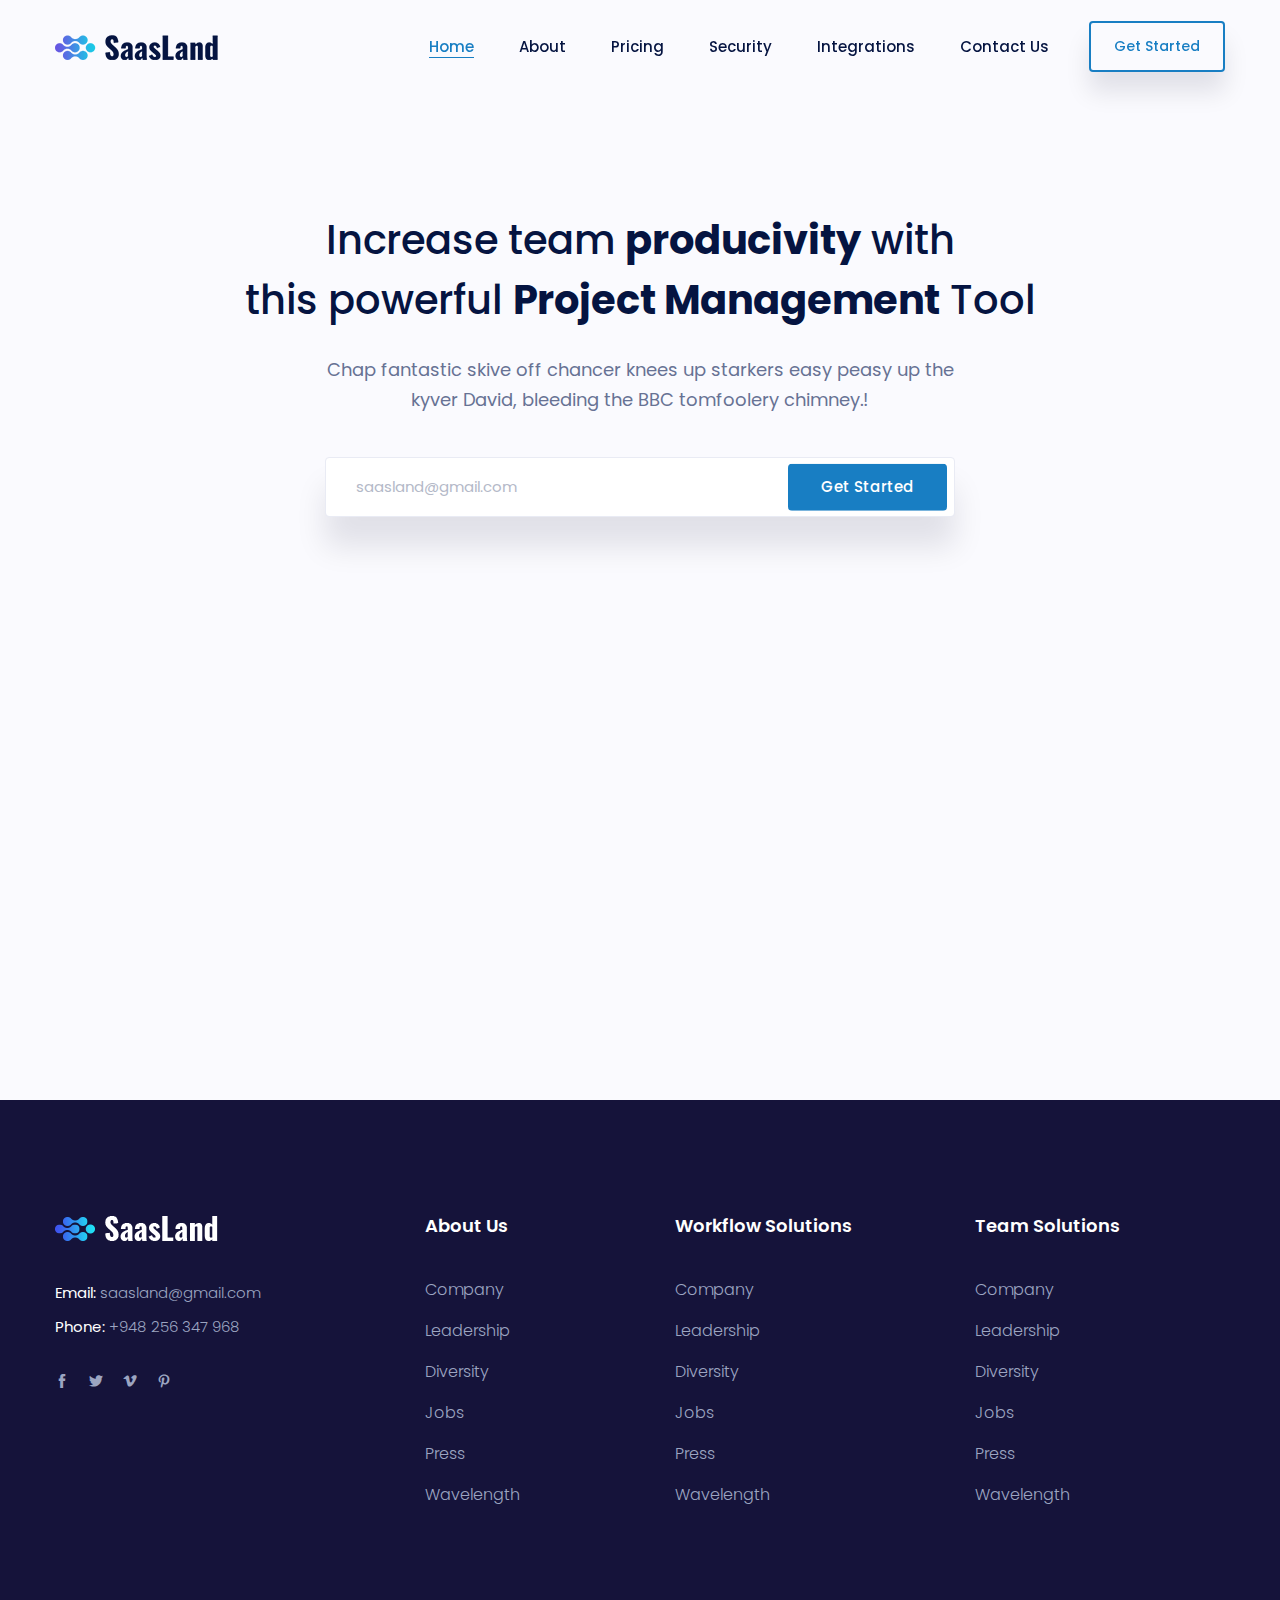
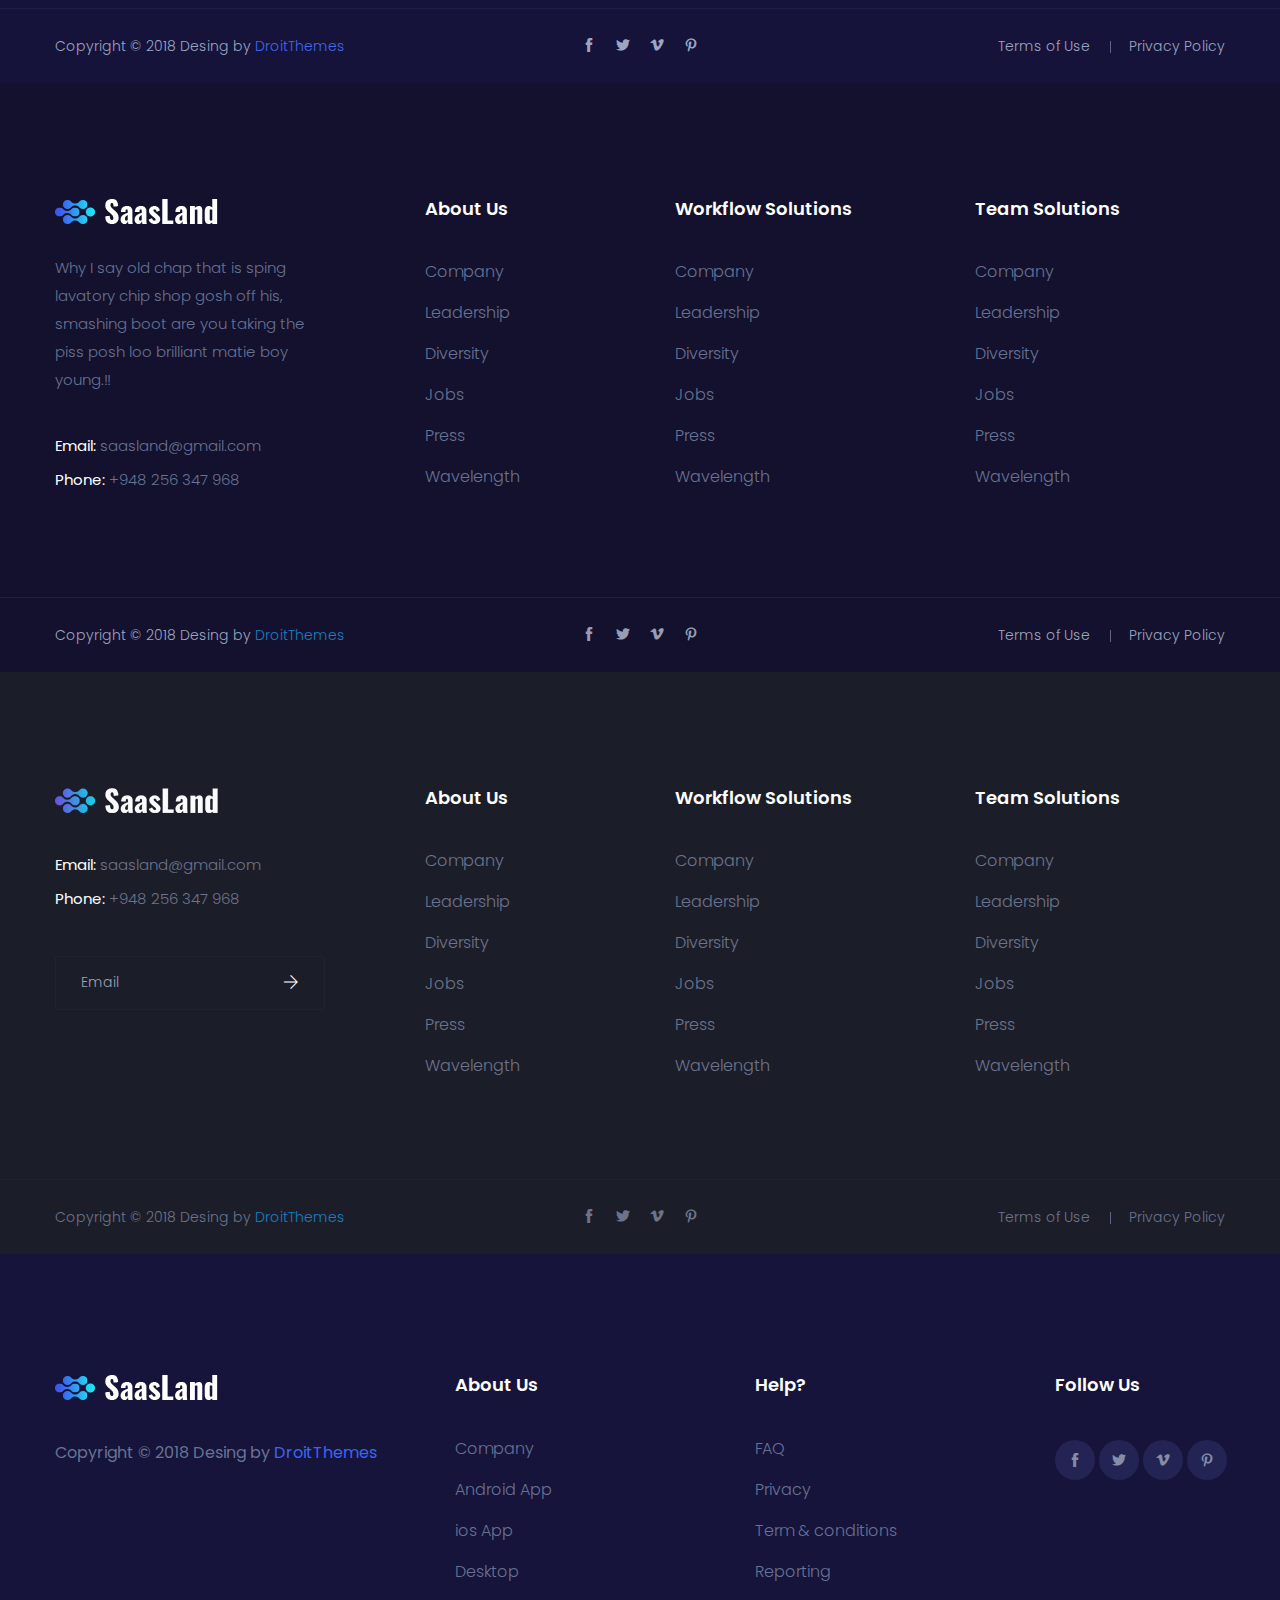
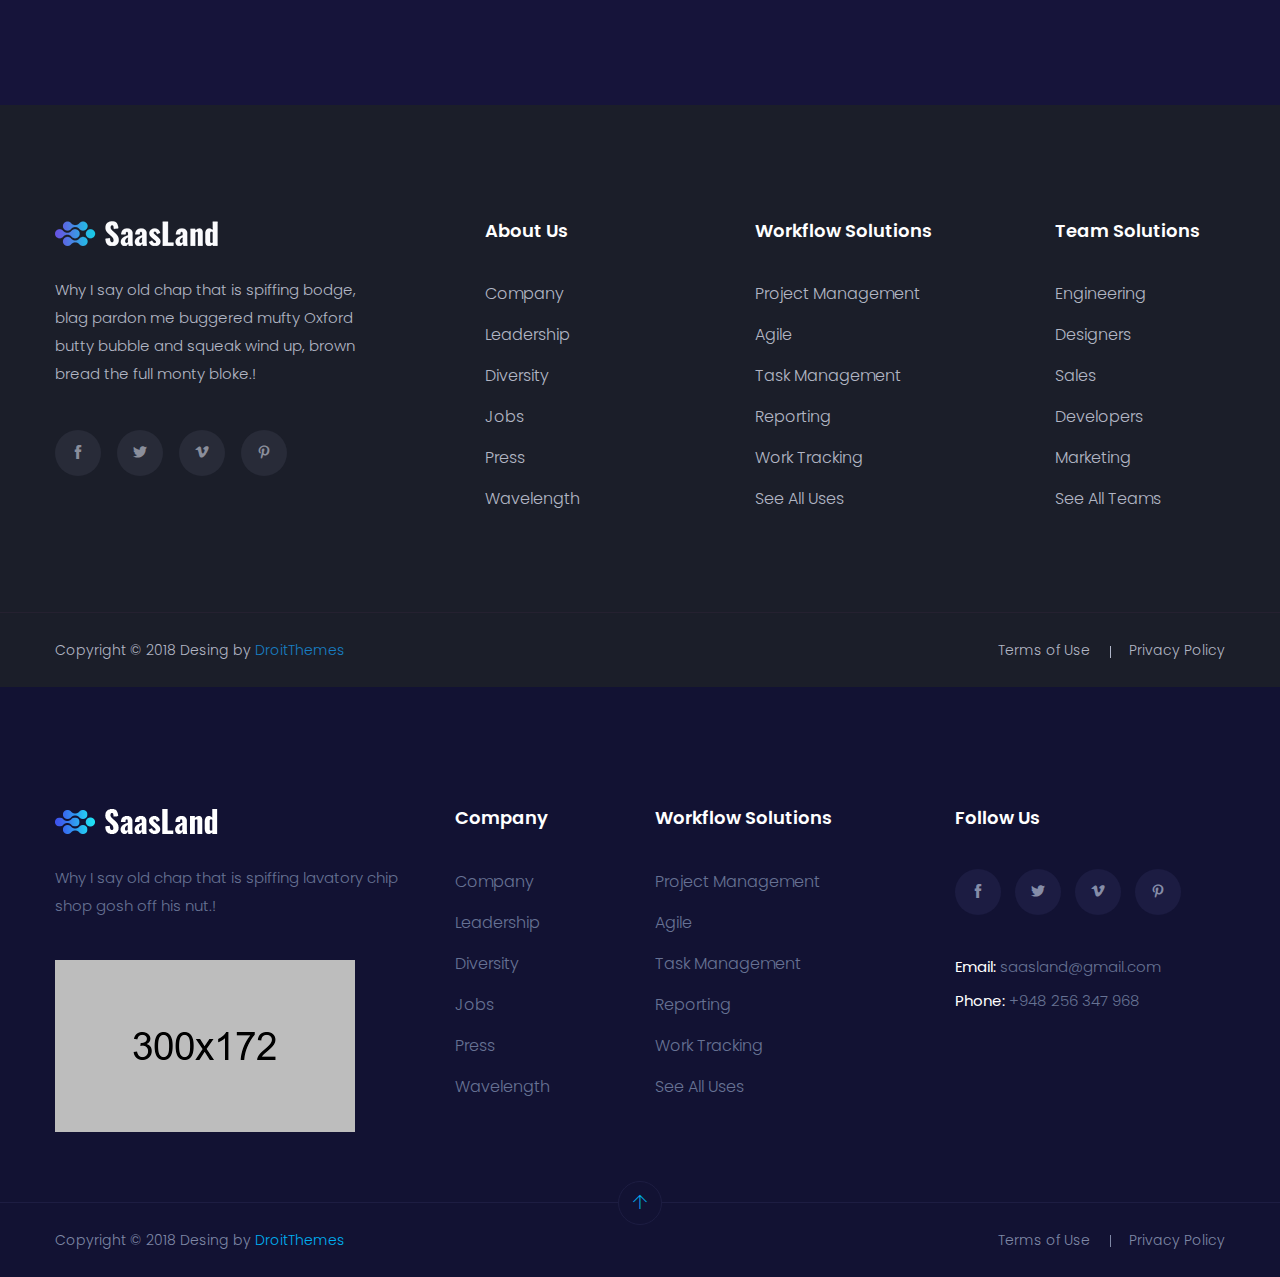
<file: footer-elament-page.html>
<!doctype html>
<html lang="en">

<head>
    <!-- Required meta tags -->
    <meta charset="utf-8">
    <meta name="viewport" content="width=device-width, initial-scale=1, shrink-to-fit=no">
    <link rel="shortcut icon" href="img/favicon.png" type="image/x-icon">
    <title>Saasland</title>
    <!-- Bootstrap CSS -->
    <link rel="stylesheet" href="css/bootstrap.min.css">
    <!--icon font css-->
    <link rel="stylesheet" href="vendors/themify-icon/themify-icons.css">
    <link rel="stylesheet" href="vendors/flaticon/flaticon.css">
    <link rel="stylesheet" href="vendors/animation/animate.css">
    <link rel="stylesheet" href="css/style.css">
    <link rel="stylesheet" href="css/responsive.css">
</head>

<body>
    <header class="header_area">
        <nav class="navbar navbar-expand-lg menu_one">
            <div class="container custom_container p0">
                <a class="navbar-brand" href="#"><img src="img/logo.png" alt="logo"></a>
                <a class="btn_get btn_hover mobile_btn ml-auto" href="#get-app">Get Started</a>
                <button class="navbar-toggler collapsed" type="button" data-toggle="collapse" data-target="#navbarSupportedContent" aria-controls="navbarSupportedContent" aria-expanded="false" aria-label="Toggle navigation">
                    <span class="menu_toggle">
                        <span class="hamburger">
                            <span></span>
                            <span></span>
                            <span></span>
                        </span>
                        <span class="hamburger-cross">
                            <span></span>
                            <span></span>
                        </span>
                    </span>
                </button>
                
                <div class="collapse navbar-collapse" id="navbarSupportedContent">
                    <ul class="navbar-nav ml-auto menu">
                        <li class="nav-item dropdown submenu active">
                            <a class="nav-link dropdown-toggle" href="#" role="button" data-toggle="dropdown" aria-haspopup="true" aria-expanded="false">
                            Home
                            </a>
                            <ul class="dropdown-menu">
                                <li class="nav-item dropdown submenu"><a class="nav-link dropdown-toggle" href="#" role="button" data-toggle="dropdown" aria-haspopup="true" aria-expanded="false">Home_(Project Management)</a>
                                    <ul class="dropdown-menu">
                                        <li class="nav-item"><a href="index.html" class="nav-link">Home_v1</a></li>
                                        <li class="nav-item"><a href="index.html" class="nav-link">Home_v2</a></li>
                                        <li class="nav-item"><a href="index.html" class="nav-link">Home_v3</a></li>
                                        <li class="nav-item"><a href="index.html" class="nav-link">Home_v4</a></li>
                                        <li class="nav-item"><a href="index.html" class="nav-link">Home_v5</a></li>
                                        <li class="nav-item"><a href="index.html" class="nav-link">Home_v6</a></li>
                                        <li class="nav-item"><a href="index.html" class="nav-link">Home_v7</a></li>
                                        <li class="nav-item"><a href="index.html" class="nav-link">Home_v8</a></li>
                                        <li class="nav-item"><a href="index.html" class="nav-link">Home_v9</a></li>
                                    </ul>
                                </li>
                                <li class="nav-item"><a href="index.html" class="nav-link">Home_(Chat & Call)</a></li>
                                <li class="nav-item"><a href="index.html" class="nav-link">Home_(Wireframing & prototyping)</a></li>
                                <li class="nav-item"><a href="index.html" class="nav-link">Home_(Agency & Illustration)</a></li>
                                <li class="nav-item"><a href="index.html" class="nav-link">Home_(Software)</a></li>
                                <li class="nav-item"><a href="index.html" class="nav-link">Home_(Saas_dark)</a></li>
                                <li class="nav-item"><a href="index.html" class="nav-link">Home_(Corporate)</a></li>
                                <li class="nav-item"><a href="index.html" class="nav-link">Home_(Payment)</a></li>
                                <li class="nav-item"><a href="index.html" class="nav-link">home_(Landing)</a></li>
                            </ul>
                        </li>
                        <li class="nav-item dropdown submenu mega_menu">
                            <a class="nav-link dropdown-toggle" href="#" role="button" data-toggle="dropdown" aria-haspopup="true" aria-expanded="false">
                            About
                            </a>
                            <ul class="dropdown-menu">
                                <li class="nav-item">
                                    <a href="index.html" class="nav-link">Home pages</a>
                                    <ul class="dropdown-menu">
                                        <li class="nav-item"><a href="index.html" class="nav-link">Home_v1</a></li>
                                        <li class="nav-item"><a href="index.html" class="nav-link">Home_v2</a></li>
                                        <li class="nav-item"><a href="index.html" class="nav-link">Home_v3</a></li>
                                        <li class="nav-item"><a href="index.html" class="nav-link">Home_v4</a></li>
                                        <li class="nav-item"><a href="index.html" class="nav-link">Home_v5</a></li>
                                        <li class="nav-item"><a href="index.html" class="nav-link">Home_v6</a></li>
                                        <li class="nav-item"><a href="index.html" class="nav-link">Home_v7</a></li>
                                        <li class="nav-item"><a href="index.html" class="nav-link">Home_v8</a></li>
                                        <li class="nav-item"><a href="index.html" class="nav-link">Home_v9</a></li>
                                    </ul>
                                </li>
                                <li class="nav-item">
                                    <a href="index.html" class="nav-link">Blog pages</a>
                                    <ul class="dropdown-menu">
                                        <li class="nav-item"><a href="index.html" class="nav-link">Classic Grid 3 Columns</a></li>
                                        <li class="nav-item"><a href="index.html" class="nav-link">Masonry Right Sidebar</a></li>
                                        <li class="nav-item"><a href="index.html" class="nav-link">Masonry 4 column</a></li>
                                        <li class="nav-item"><a href="index.html" class="nav-link">Masonry full width Sidebar</a></li>
                                        <li class="nav-item"><a href="index.html" class="nav-link">Masonry Grid Full Widt</a></li>
                                    </ul>
                                </li>
                                <li class="nav-item">
                                    <a href="index.html" class="nav-link">Portfolio</a>
                                    <ul class="dropdown-menu">
                                        <li class="nav-item"><a href="index.html" class="nav-link">Portfolio_v1</a></li>
                                        <li class="nav-item"><a href="index.html" class="nav-link">Portfolio_v2</a></li>
                                        <li class="nav-item"><a href="index.html" class="nav-link">Portfolio_v3</a></li>
                                        <li class="nav-item"><a href="index.html" class="nav-link">portfolio grid style v1</a></li>
                                        <li class="nav-item"><a href="index.html" class="nav-link">portfolio grid style v2</a></li>
                                        <li class="nav-item"><a href="index.html" class="nav-link">portfolio grid 3 column</a></li>
                                        <li class="nav-item"><a href="index.html" class="nav-link">portfolio grid 4 column</a></li>
                                        <li class="nav-item"><a href="index.html" class="nav-link">portfolio full style v1</a></li>
                                        <li class="nav-item"><a href="index.html" class="nav-link">portfolio full style v2</a></li>
                                    </ul>
                                </li>
                                <li class="nav-item">
                                    <a href="index.html" class="nav-link">Inner page</a>
                                    <ul class="dropdown-menu">
                                        <li class="nav-item"><a href="index.html" class="nav-link">Search Result</a></li>
                                        <li class="nav-item"><a href="index.html" class="nav-link">Error 404</a></li>
                                        <li class="nav-item"><a href="index.html" class="nav-link">Coming Soon</a></li>
                                    </ul>
                                </li>
                            </ul>
                        </li>
                        <li class="nav-item"><a class="nav-link" href="#">Pricing</a></li>
                        <li class="nav-item"><a class="nav-link" href="#">Security</a></li>
                        <li class="nav-item"><a class="nav-link" href="#">Integrations</a></li>
                        <li class="nav-item"><a class="nav-link" href="#">Contact Us</a></li>
                    </ul>
                </div>
                <a class="btn_get btn_hover hidden-sm" href="#get-app">Get Started</a>
            </div>
        </nav>
    </header>

    <section class="saas_home_area">
        <div class="banner_top">
            <div class="container">
                <div class="row">
                    <div class="col-md-12 text-center">
                        <h2 class="f_p f_size_40 l_height60">Increase team <span class="f_700">producivity</span> with <br>this powerful <span class="f_700">Project Management</span> Tool</h2>
                        <p class="f_size_18 l_height30">Chap fantastic skive off chancer knees up starkers easy peasy up the<br> kyver David, bleeding the BBC tomfoolery chimney.!</p>
                        <form class="mailchimp" method="post">
                            <div class="input-group subcribes">
                                <input type="text" name="EMAIL" class="form-control memail" placeholder="saasland@gmail.com">
                                <button class="btn btn_submit f_size_15 f_500" type="submit">Get Started</button>
                            </div>
                            <p class="mchimp-errmessage" style="display: none;"></p>
                            <p class="mchimp-sucmessage" style="display: none;"></p>
                        </form>
                    </div>
                </div>
            </div>
        </div>
    </section>
    
    
    <footer class="footer_area footer_dark_one">
        <div class="footer_top">
            <div class="container">
                <div class="row">
                    <div class="col-lg-3 col-md-6">
                        <div class="f_widget dark_widget company_widget">
                            <a href="index.html" class="f-logo"><img src="img/logo4.png" alt=""></a>
                            <div class="widget-wrap">
                                <p class="f_400 f_p f_size_15 mb-0 l_height34"><span>Email:</span> <a href="mailto:saasland@gmail.com" class="f_300">saasland@gmail.com</a></p>
                                <p class="f_400 f_p f_size_15 mb-0 l_height34"><span>Phone:</span> <a href="tel:948256347968" class="f_300">+948 256 347 968</a></p>
                            </div>
                            <div class="f_social_icon_two">
                                <a href="#" class="ti-facebook"></a>
                                <a href="#" class="ti-twitter-alt"></a>
                                <a href="#" class="ti-vimeo-alt"></a>
                                <a href="#" class="ti-pinterest"></a>
                            </div>
                        </div>
                    </div>
                    <div class="col-lg-3 col-md-6">
                        <div class="f_widget dark_widget about-widget pl_70">
                            <h3 class="f-title f_600 t_color f_size_18 mb_40">About Us</h3>
                            <ul class="list-unstyled f_list">
                                <li><a href="#">Company</a></li>
                                <li><a href="#">Leadership</a></li>
                                <li><a href="#">Diversity</a></li>
                                <li><a href="#">Jobs</a></li>
                                <li><a href="#">Press</a></li>
                                <li><a href="#">Wavelength</a></li>
                            </ul>
                        </div>
                    </div>
                    <div class="col-lg-3 col-md-6">
                        <div class="f_widget dark_widget about-widget pl_20">
                            <h3 class="f-title f_600 t_color f_size_18 mb_40">Workflow Solutions</h3>
                            <ul class="list-unstyled f_list">
                                <li><a href="#">Company</a></li>
                                <li><a href="#">Leadership</a></li>
                                <li><a href="#">Diversity</a></li>
                                <li><a href="#">Jobs</a></li>
                                <li><a href="#">Press</a></li>
                                <li><a href="#">Wavelength</a></li>
                            </ul>
                        </div>
                    </div>
                    <div class="col-lg-3 col-md-6">
                        <div class="f_widget dark_widget about-widget pl_20">
                            <h3 class="f-title f_600 t_color f_size_18 mb_40">Team Solutions</h3>
                            <ul class="list-unstyled f_list">
                                <li><a href="#">Company</a></li>
                                <li><a href="#">Leadership</a></li>
                                <li><a href="#">Diversity</a></li>
                                <li><a href="#">Jobs</a></li>
                                <li><a href="#">Press</a></li>
                                <li><a href="#">Wavelength</a></li>
                            </ul>
                        </div>
                    </div>
                </div>
            </div>
        </div>
        <div class="footer_bottom dark_f_bottom">
            <div class="container">
                <div class="row align-items-center">
                    <div class="col-lg-4 col-md-5 col-sm-6">
                        <p class="mb-0 f_300">Copyright © 2018 Desing by <a href="#">DroitThemes</a></p>
                    </div>
                    <div class="col-lg-4 col-md-3 col-sm-6">
                        <div class="f_social_icon_two text-center">
                            <a href="#"><i class="ti-facebook"></i></a>
                            <a href="#"><i class="ti-twitter-alt"></i></a>
                            <a href="#"><i class="ti-vimeo-alt"></i></a>
                            <a href="#"><i class="ti-pinterest"></i></a>
                        </div>
                    </div>
                    <div class="col-lg-4 col-md-4 col-sm-12">
                        <ul class="list-unstyled f_menu text-right">
                            <li><a href="#">Terms of Use</a></li>
                            <li><a href="#">Privacy Policy</a></li>
                        </ul>
                    </div>
                </div>
            </div>
        </div>
    </footer>
    
    <footer class="footer_area footer_dark_two">
        <div class="footer_top">
            <div class="container">
                <div class="row">
                    <div class="col-lg-3 col-md-6">
                        <div class="f_widget dark_widget company_widget">
                            <a href="index.html" class="f-logo"><img src="img/logo4.png" alt=""></a>
                            <p class="f_300 f_p f_size_15 mb-0 l_height28 mt_30">Why I say old chap that is sping lavatory chip shop gosh off his, smashing boot are you taking the piss posh loo brilliant matie boy young.!!</p>
                            <div class="widget-wrap">
                                <p class="f_400 f_p f_size_15 mb-0 l_height34"><span>Email:</span> <a href="mailto:saasland@gmail.com" class="f_300">saasland@gmail.com</a></p>
                                <p class="f_400 f_p f_size_15 mb-0 l_height34"><span>Phone:</span> <a href="tel:948256347968" class="f_300">+948 256 347 968</a></p>
                            </div>
                        </div>
                    </div>
                    <div class="col-lg-3 col-md-6">
                        <div class="f_widget dark_widget about-widget pl_70">
                            <h3 class="f-title f_600 t_color f_size_18 mb_40">About Us</h3>
                            <ul class="list-unstyled f_list">
                                <li><a href="#">Company</a></li>
                                <li><a href="#">Leadership</a></li>
                                <li><a href="#">Diversity</a></li>
                                <li><a href="#">Jobs</a></li>
                                <li><a href="#">Press</a></li>
                                <li><a href="#">Wavelength</a></li>
                            </ul>
                        </div>
                    </div>
                    <div class="col-lg-3 col-md-6">
                        <div class="f_widget dark_widget about-widget pl_20">
                            <h3 class="f-title f_600 t_color f_size_18 mb_40">Workflow Solutions</h3>
                            <ul class="list-unstyled f_list">
                                <li><a href="#">Company</a></li>
                                <li><a href="#">Leadership</a></li>
                                <li><a href="#">Diversity</a></li>
                                <li><a href="#">Jobs</a></li>
                                <li><a href="#">Press</a></li>
                                <li><a href="#">Wavelength</a></li>
                            </ul>
                        </div>
                    </div>
                    <div class="col-lg-3 col-md-6">
                        <div class="f_widget dark_widget about-widget pl_20">
                            <h3 class="f-title f_600 t_color f_size_18 mb_40">Team Solutions</h3>
                            <ul class="list-unstyled f_list">
                                <li><a href="#">Company</a></li>
                                <li><a href="#">Leadership</a></li>
                                <li><a href="#">Diversity</a></li>
                                <li><a href="#">Jobs</a></li>
                                <li><a href="#">Press</a></li>
                                <li><a href="#">Wavelength</a></li>
                            </ul>
                        </div>
                    </div>
                </div>
            </div>
        </div>
        <div class="footer_bottom dark_f_bottom">
            <div class="container">
                <div class="row align-items-center">
                    <div class="col-lg-4 col-md-5 col-sm-6">
                        <p class="mb-0 f_300">Copyright © 2018 Desing by <a href="#">DroitThemes</a></p>
                    </div>
                    <div class="col-lg-4 col-md-3 col-sm-6">
                        <div class="f_social_icon_two text-center">
                            <a href="#"><i class="ti-facebook"></i></a>
                            <a href="#"><i class="ti-twitter-alt"></i></a>
                            <a href="#"><i class="ti-vimeo-alt"></i></a>
                            <a href="#"><i class="ti-pinterest"></i></a>
                        </div>
                    </div>
                    <div class="col-lg-4 col-md-4 col-sm-12">
                        <ul class="list-unstyled f_menu text-right">
                            <li><a href="#">Terms of Use</a></li>
                            <li><a href="#">Privacy Policy</a></li>
                        </ul>
                    </div>
                </div>
            </div>
        </div>
    </footer>
    
    <footer class="footer_area footer_dark_three">
        <div class="footer_top">
            <div class="container">
                <div class="row">
                    <div class="col-lg-3 col-md-6">
                        <div class="f_widget dark_widget company_widget">
                            <a href="index.html" class="f-logo"><img src="img/logo3.png" alt=""></a>
                            <div class="widget-wrap">
                                <p class="f_400 f_p f_size_15 mb-0 l_height34"><span>Email:</span> <a href="mailto:saasland@gmail.com" class="f_300">saasland@gmail.com</a></p>
                                <p class="f_400 f_p f_size_15 mb-0 l_height34"><span>Phone:</span> <a href="tel:948256347968" class="f_300">+948 256 347 968</a></p>
                            </div>
                            <form action="#" class="f_subscribe">
                                <input type="text" name="EMAIL" class="form-control memail" placeholder="Email">
                                <button class="btn btn-submit" type="submit"><i class="ti-arrow-right"></i></button>
                            </form>
                        </div>
                    </div>
                    <div class="col-lg-3 col-md-6">
                        <div class="f_widget dark_widget about-widget pl_70">
                            <h3 class="f-title f_600 t_color f_size_18 mb_40">About Us</h3>
                            <ul class="list-unstyled f_list">
                                <li><a href="#">Company</a></li>
                                <li><a href="#">Leadership</a></li>
                                <li><a href="#">Diversity</a></li>
                                <li><a href="#">Jobs</a></li>
                                <li><a href="#">Press</a></li>
                                <li><a href="#">Wavelength</a></li>
                            </ul>
                        </div>
                    </div>
                    <div class="col-lg-3 col-md-6">
                        <div class="f_widget dark_widget about-widget pl_20">
                            <h3 class="f-title f_600 t_color f_size_18 mb_40">Workflow Solutions</h3>
                            <ul class="list-unstyled f_list">
                                <li><a href="#">Company</a></li>
                                <li><a href="#">Leadership</a></li>
                                <li><a href="#">Diversity</a></li>
                                <li><a href="#">Jobs</a></li>
                                <li><a href="#">Press</a></li>
                                <li><a href="#">Wavelength</a></li>
                            </ul>
                        </div>
                    </div>
                    <div class="col-lg-3 col-md-6">
                        <div class="f_widget dark_widget about-widget pl_20">
                            <h3 class="f-title f_600 t_color f_size_18 mb_40">Team Solutions</h3>
                            <ul class="list-unstyled f_list">
                                <li><a href="#">Company</a></li>
                                <li><a href="#">Leadership</a></li>
                                <li><a href="#">Diversity</a></li>
                                <li><a href="#">Jobs</a></li>
                                <li><a href="#">Press</a></li>
                                <li><a href="#">Wavelength</a></li>
                            </ul>
                        </div>
                    </div>
                </div>
            </div>
        </div>
        <div class="footer_bottom dark_f_bottom">
            <div class="container">
                <div class="row align-items-center">
                    <div class="col-lg-4 col-md-5 col-sm-6">
                        <p class="mb-0 f_300">Copyright © 2018 Desing by <a href="#">DroitThemes</a></p>
                    </div>
                    <div class="col-lg-4 col-md-3 col-sm-6">
                        <div class="f_social_icon_two text-center">
                            <a href="#"><i class="ti-facebook"></i></a>
                            <a href="#"><i class="ti-twitter-alt"></i></a>
                            <a href="#"><i class="ti-vimeo-alt"></i></a>
                            <a href="#"><i class="ti-pinterest"></i></a>
                        </div>
                    </div>
                    <div class="col-lg-4 col-md-4 col-sm-12">
                        <ul class="list-unstyled f_menu text-right">
                            <li><a href="#">Terms of Use</a></li>
                            <li><a href="#">Privacy Policy</a></li>
                        </ul>
                    </div>
                </div>
            </div>
        </div>
    </footer>
    <footer class="footer_dark_four sec_pad">
        <div class="footer_top_six">
            <div class="container">
                <div class="row">
                    <div class="col-lg-4 col-sm-6">
                        <div class="f_widget company_widget">
                            <a href="index.html" class="f-logo"><img src="img/logo4.png" alt=""></a>
                            <p class="mt_40">Copyright © 2018 Desing by <a href="#">DroitThemes</a></p>
                        </div>
                    </div>
                    <div class="col-lg-3 col-sm-6">
                        <div class="f_widget about-widget">
                            <h3 class="f-title f_600 w_color f_size_18 mb_40">About Us</h3>
                            <ul class="list-unstyled f_list">
                                <li><a href="#">Company</a></li>
                                <li><a href="#">Android App</a></li>
                                <li><a href="#">ios App</a></li>
                                <li><a href="#">Desktop</a></li>
                            </ul>
                        </div>
                    </div>
                    <div class="col-lg-3 col-sm-6">
                        <div class="f_widget about-widget">
                            <h3 class="f-title f_600 w_color f_size_18 mb_40">Help?</h3>
                            <ul class="list-unstyled f_list">
                                <li><a href="#">FAQ</a></li>
                                <li><a href="#">Privacy</a></li>
                                <li><a href="#">Term &amp; conditions</a></li>
                                <li><a href="#">Reporting</a></li>
                            </ul>
                        </div>
                    </div>
                    <div class="col-lg-2 col-sm-6">
                        <div class="f_widget social-widget">
                            <h3 class="f-title f_600 w_color f_size_18 mb_40">Follow Us</h3>
                            <div class="f_social_icon">
                                <a href="#" class="ti-facebook"></a>
                                <a href="#" class="ti-twitter-alt"></a>
                                <a href="#" class="ti-vimeo-alt"></a>
                                <a href="#" class="ti-pinterest"></a>
                            </div>
                        </div>
                    </div>
                </div>
            </div>
        </div>
    </footer>
    
    <footer class="footer_area footer_three">
        <div class="footer_top">
            <div class="container">
                <div class="row">
                    <div class="col-lg-4">
                        <div class="f_widget company_widget pr_50">
                            <a href="index.html" class="f-logo"><img src="img/logo3.png" alt=""></a>
                            <p class="f_300 f_p f_size_15 mb-0 l_height28 mt_30">Why I say old chap that is spiffing bodge, blag pardon me buggered mufty Oxford butty bubble and squeak wind up, brown bread the full monty bloke.!</p>
                            <div class="social_icon">
                                <a href="#" class="ti-facebook"></a>
                                <a href="#" class="ti-twitter-alt"></a>
                                <a href="#" class="ti-vimeo-alt"></a>
                                <a href="#" class="ti-pinterest"></a>
                            </div>
                        </div>
                    </div>
                    <div class="col-lg-3">
                        <div class="f_widget about-widget pl-30">
                            <h3 class="f-title f_600 f_size_18 mb_40">About Us</h3>
                            <ul class="list-unstyled f_list">
                                <li><a href="#">Company</a></li>
                                <li><a href="#">Leadership</a></li>
                                <li><a href="#">Diversity</a></li>
                                <li><a href="#">Jobs</a></li>
                                <li><a href="#">Press</a></li>
                                <li><a href="#">Wavelength</a></li>
                            </ul>
                        </div>
                    </div>
                    <div class="col-lg-3">
                        <div class="f_widget about-widget">
                            <h3 class="f-title f_600 f_size_18 mb_40">Workflow Solutions</h3>
                            <ul class="list-unstyled f_list">
                                <li><a href="#">Project Management</a></li>
                                <li><a href="#">Agile</a></li>
                                <li><a href="#">Task Management</a></li>
                                <li><a href="#">Reporting</a></li>
                                <li><a href="#">Work Tracking</a></li>
                                <li><a href="#">See All Uses</a></li>
                            </ul>
                        </div>
                    </div>
                    <div class="col-lg-2">
                        <div class="f_widget about-widget">
                            <h3 class="f-title f_600 f_size_18 mb_40">Team Solutions</h3>
                            <ul class="list-unstyled f_list">
                                <li><a href="#">Engineering</a></li>
                                <li><a href="#">Designers</a></li>
                                <li><a href="#">Sales</a></li>
                                <li><a href="#">Developers</a></li>
                                <li><a href="#">Marketing</a></li>
                                <li><a href="#">See All Teams</a></li>
                            </ul>
                        </div>
                    </div>
                </div>
            </div>
        </div>
        <div class="footer_bottom">
            <div class="container">
                <div class="row">
                    <div class="col-lg-6">
                        <p class="mb-0 f_300">Copyright © 2018 Desing by <a href="#">DroitThemes</a></p>
                    </div>
                    <div class="col-lg-6">
                        <ul class="f_menu text-right list-unstyled">
                            <li><a href="#">Terms of Use</a></li>
                            <li><a href="#">Privacy Policy</a></li>
                        </ul>
                    </div>
                </div>
            </div>
        </div>
    </footer>
    
    <footer class="footer_area_two footer_dark_five">
        <div class="footer_top_two">
            <div class="container">
                <div class="row">
                    <div class="col-lg-4 col-md-6">
                        <div class="f_widget company_widget pr_20">
                            <a href="index.html" class="f-logo"><img src="img/logo4.png" alt=""></a>
                            <p class="f_300 f_p f_size_15 l_height28 mt_30 mb_40">Why I say old chap that is spiffing lavatory chip shop gosh off his nut.!</p>
                            <img src="img/home2/overview.png" alt="">
                        </div>
                    </div>
                    <div class="col-lg-2 col-md-6">
                        <div class="f_widget about-widget">
                            <h3 class="f-title f_600 w_color f_size_18 mb_40">Company</h3>
                            <ul class="list-unstyled f_list">
                                <li><a href="#">Company</a></li>
                                <li><a href="#">Leadership</a></li>
                                <li><a href="#">Diversity</a></li>
                                <li><a href="#">Jobs</a></li>
                                <li><a href="#">Press</a></li>
                                <li><a href="#">Wavelength</a></li>
                            </ul>
                        </div>
                    </div>
                    <div class="col-lg-3 col-md-6">
                        <div class="f_widget about-widget">
                            <h3 class="f-title f_600 w_color f_size_18 mb_40">Workflow Solutions</h3>
                            <ul class="list-unstyled f_list">
                                <li><a href="#">Project Management</a></li>
                                <li><a href="#">Agile</a></li>
                                <li><a href="#">Task Management</a></li>
                                <li><a href="#">Reporting</a></li>
                                <li><a href="#">Work Tracking</a></li>
                                <li><a href="#">See All Uses</a></li>
                            </ul>
                        </div>
                    </div>
                    <div class="col-lg-3 col-md-6">
                        <div class="f_widget social_widget">
                            <h3 class="f-title f_600 w_color f_size_18 mb_40">Follow Us</h3>
                            <div class="f_social_icon">
                                <a href="#" class="ti-facebook"></a>
                                <a href="#" class="ti-twitter-alt"></a>
                                <a href="#" class="ti-vimeo-alt"></a>
                                <a href="#" class="ti-pinterest"></a>
                            </div>
                            <div class="widget-wrap">
                                <p class="f_400 f_p f_size_15 mb-0 l_height34"><span>Email:</span> <a href="mailto:saasland@gmail.com" class="f_300">saasland@gmail.com</a></p>
                                <p class="f_400 f_p f_size_15 mb-0 l_height34"><span>Phone:</span> <a href="tel:948256347968" class="f_300">+948 256 347 968</a></p>
                            </div>
                        </div>
                    </div>
                </div>
            </div>
        </div>
        <div class="footer_bottom">
            <div class="container">
                <div class="row">
                    <div class="col-sm-6">
                        <p class="mb-0 f_300">Copyright © 2018 Desing by <a href="#">DroitThemes</a></p>
                    </div>
                    <div class="col-sm-6">
                        <ul class="list-unstyled f_menu text-right">
                            <li><a href="#">Terms of Use</a></li>
                            <li><a href="#">Privacy Policy</a></li>
                        </ul>
                    </div>
                </div>
            </div>
            <a href="#" class="pagescroll_btn"><i class="ti-arrow-up"></i></a>
        </div>
    </footer>
    <!-- Optional JavaScript -->
    <!-- jQuery first, then Popper.js, then Bootstrap JS -->
    <script src="js/jquery-3.2.1.min.js"></script>
    <script src="js/propper.js"></script>
    <script src="js/bootstrap.min.js"></script>
    <script src="vendors/wow/wow.min.js"></script>
    <script src="vendors/sckroller/jquery.parallax-scroll.js"></script>
    <script src="js/main.js"></script>
</body>

</html>
</file>
<file: vendors/themify-icon/themify-icons.css>
@font-face {
	font-family: 'themify';
	src:url('fonts/themify.eot?-fvbane');
	src:url('fonts/themify.eot?#iefix-fvbane') format('embedded-opentype'),
		url('fonts/themify.woff?-fvbane') format('woff'),
		url('fonts/themify.ttf?-fvbane') format('truetype'),
		url('fonts/themify.svg?-fvbane#themify') format('svg');
	font-weight: normal;
	font-style: normal;
}

[class^="ti-"], [class*=" ti-"] {
	font-family: 'themify';
	speak: none;
	font-style: normal;
	font-weight: normal;
	font-variant: normal;
	text-transform: none;
	line-height: 1;

	/* Better Font Rendering =========== */
	-webkit-font-smoothing: antialiased;
	-moz-osx-font-smoothing: grayscale;
}

.ti-wand:before {
	content: "\e600";
}
.ti-volume:before {
	content: "\e601";
}
.ti-user:before {
	content: "\e602";
}
.ti-unlock:before {
	content: "\e603";
}
.ti-unlink:before {
	content: "\e604";
}
.ti-trash:before {
	content: "\e605";
}
.ti-thought:before {
	content: "\e606";
}
.ti-target:before {
	content: "\e607";
}
.ti-tag:before {
	content: "\e608";
}
.ti-tablet:before {
	content: "\e609";
}
.ti-star:before {
	content: "\e60a";
}
.ti-spray:before {
	content: "\e60b";
}
.ti-signal:before {
	content: "\e60c";
}
.ti-shopping-cart:before {
	content: "\e60d";
}
.ti-shopping-cart-full:before {
	content: "\e60e";
}
.ti-settings:before {
	content: "\e60f";
}
.ti-search:before {
	content: "\e610";
}
.ti-zoom-in:before {
	content: "\e611";
}
.ti-zoom-out:before {
	content: "\e612";
}
.ti-cut:before {
	content: "\e613";
}
.ti-ruler:before {
	content: "\e614";
}
.ti-ruler-pencil:before {
	content: "\e615";
}
.ti-ruler-alt:before {
	content: "\e616";
}
.ti-bookmark:before {
	content: "\e617";
}
.ti-bookmark-alt:before {
	content: "\e618";
}
.ti-reload:before {
	content: "\e619";
}
.ti-plus:before {
	content: "\e61a";
}
.ti-pin:before {
	content: "\e61b";
}
.ti-pencil:before {
	content: "\e61c";
}
.ti-pencil-alt:before {
	content: "\e61d";
}
.ti-paint-roller:before {
	content: "\e61e";
}
.ti-paint-bucket:before {
	content: "\e61f";
}
.ti-na:before {
	content: "\e620";
}
.ti-mobile:before {
	content: "\e621";
}
.ti-minus:before {
	content: "\e622";
}
.ti-medall:before {
	content: "\e623";
}
.ti-medall-alt:before {
	content: "\e624";
}
.ti-marker:before {
	content: "\e625";
}
.ti-marker-alt:before {
	content: "\e626";
}
.ti-arrow-up:before {
	content: "\e627";
}
.ti-arrow-right:before {
	content: "\e628";
}
.ti-arrow-left:before {
	content: "\e629";
}
.ti-arrow-down:before {
	content: "\e62a";
}
.ti-lock:before {
	content: "\e62b";
}
.ti-location-arrow:before {
	content: "\e62c";
}
.ti-link:before {
	content: "\e62d";
}
.ti-layout:before {
	content: "\e62e";
}
.ti-layers:before {
	content: "\e62f";
}
.ti-layers-alt:before {
	content: "\e630";
}
.ti-key:before {
	content: "\e631";
}
.ti-import:before {
	content: "\e632";
}
.ti-image:before {
	content: "\e633";
}
.ti-heart:before {
	content: "\e634";
}
.ti-heart-broken:before {
	content: "\e635";
}
.ti-hand-stop:before {
	content: "\e636";
}
.ti-hand-open:before {
	content: "\e637";
}
.ti-hand-drag:before {
	content: "\e638";
}
.ti-folder:before {
	content: "\e639";
}
.ti-flag:before {
	content: "\e63a";
}
.ti-flag-alt:before {
	content: "\e63b";
}
.ti-flag-alt-2:before {
	content: "\e63c";
}
.ti-eye:before {
	content: "\e63d";
}
.ti-export:before {
	content: "\e63e";
}
.ti-exchange-vertical:before {
	content: "\e63f";
}
.ti-desktop:before {
	content: "\e640";
}
.ti-cup:before {
	content: "\e641";
}
.ti-crown:before {
	content: "\e642";
}
.ti-comments:before {
	content: "\e643";
}
.ti-comment:before {
	content: "\e644";
}
.ti-comment-alt:before {
	content: "\e645";
}
.ti-close:before {
	content: "\e646";
}
.ti-clip:before {
	content: "\e647";
}
.ti-angle-up:before {
	content: "\e648";
}
.ti-angle-right:before {
	content: "\e649";
}
.ti-angle-left:before {
	content: "\e64a";
}
.ti-angle-down:before {
	content: "\e64b";
}
.ti-check:before {
	content: "\e64c";
}
.ti-check-box:before {
	content: "\e64d";
}
.ti-camera:before {
	content: "\e64e";
}
.ti-announcement:before {
	content: "\e64f";
}
.ti-brush:before {
	content: "\e650";
}
.ti-briefcase:before {
	content: "\e651";
}
.ti-bolt:before {
	content: "\e652";
}
.ti-bolt-alt:before {
	content: "\e653";
}
.ti-blackboard:before {
	content: "\e654";
}
.ti-bag:before {
	content: "\e655";
}
.ti-move:before {
	content: "\e656";
}
.ti-arrows-vertical:before {
	content: "\e657";
}
.ti-arrows-horizontal:before {
	content: "\e658";
}
.ti-fullscreen:before {
	content: "\e659";
}
.ti-arrow-top-right:before {
	content: "\e65a";
}
.ti-arrow-top-left:before {
	content: "\e65b";
}
.ti-arrow-circle-up:before {
	content: "\e65c";
}
.ti-arrow-circle-right:before {
	content: "\e65d";
}
.ti-arrow-circle-left:before {
	content: "\e65e";
}
.ti-arrow-circle-down:before {
	content: "\e65f";
}
.ti-angle-double-up:before {
	content: "\e660";
}
.ti-angle-double-right:before {
	content: "\e661";
}
.ti-angle-double-left:before {
	content: "\e662";
}
.ti-angle-double-down:before {
	content: "\e663";
}
.ti-zip:before {
	content: "\e664";
}
.ti-world:before {
	content: "\e665";
}
.ti-wheelchair:before {
	content: "\e666";
}
.ti-view-list:before {
	content: "\e667";
}
.ti-view-list-alt:before {
	content: "\e668";
}
.ti-view-grid:before {
	content: "\e669";
}
.ti-uppercase:before {
	content: "\e66a";
}
.ti-upload:before {
	content: "\e66b";
}
.ti-underline:before {
	content: "\e66c";
}
.ti-truck:before {
	content: "\e66d";
}
.ti-timer:before {
	content: "\e66e";
}
.ti-ticket:before {
	content: "\e66f";
}
.ti-thumb-up:before {
	content: "\e670";
}
.ti-thumb-down:before {
	content: "\e671";
}
.ti-text:before {
	content: "\e672";
}
.ti-stats-up:before {
	content: "\e673";
}
.ti-stats-down:before {
	content: "\e674";
}
.ti-split-v:before {
	content: "\e675";
}
.ti-split-h:before {
	content: "\e676";
}
.ti-smallcap:before {
	content: "\e677";
}
.ti-shine:before {
	content: "\e678";
}
.ti-shift-right:before {
	content: "\e679";
}
.ti-shift-left:before {
	content: "\e67a";
}
.ti-shield:before {
	content: "\e67b";
}
.ti-notepad:before {
	content: "\e67c";
}
.ti-server:before {
	content: "\e67d";
}
.ti-quote-right:before {
	content: "\e67e";
}
.ti-quote-left:before {
	content: "\e67f";
}
.ti-pulse:before {
	content: "\e680";
}
.ti-printer:before {
	content: "\e681";
}
.ti-power-off:before {
	content: "\e682";
}
.ti-plug:before {
	content: "\e683";
}
.ti-pie-chart:before {
	content: "\e684";
}
.ti-paragraph:before {
	content: "\e685";
}
.ti-panel:before {
	content: "\e686";
}
.ti-package:before {
	content: "\e687";
}
.ti-music:before {
	content: "\e688";
}
.ti-music-alt:before {
	content: "\e689";
}
.ti-mouse:before {
	content: "\e68a";
}
.ti-mouse-alt:before {
	content: "\e68b";
}
.ti-money:before {
	content: "\e68c";
}
.ti-microphone:before {
	content: "\e68d";
}
.ti-menu:before {
	content: "\e68e";
}
.ti-menu-alt:before {
	content: "\e68f";
}
.ti-map:before {
	content: "\e690";
}
.ti-map-alt:before {
	content: "\e691";
}
.ti-loop:before {
	content: "\e692";
}
.ti-location-pin:before {
	content: "\e693";
}
.ti-list:before {
	content: "\e694";
}
.ti-light-bulb:before {
	content: "\e695";
}
.ti-Italic:before {
	content: "\e696";
}
.ti-info:before {
	content: "\e697";
}
.ti-infinite:before {
	content: "\e698";
}
.ti-id-badge:before {
	content: "\e699";
}
.ti-hummer:before {
	content: "\e69a";
}
.ti-home:before {
	content: "\e69b";
}
.ti-help:before {
	content: "\e69c";
}
.ti-headphone:before {
	content: "\e69d";
}
.ti-harddrives:before {
	content: "\e69e";
}
.ti-harddrive:before {
	content: "\e69f";
}
.ti-gift:before {
	content: "\e6a0";
}
.ti-game:before {
	content: "\e6a1";
}
.ti-filter:before {
	content: "\e6a2";
}
.ti-files:before {
	content: "\e6a3";
}
.ti-file:before {
	content: "\e6a4";
}
.ti-eraser:before {
	content: "\e6a5";
}
.ti-envelope:before {
	content: "\e6a6";
}
.ti-download:before {
	content: "\e6a7";
}
.ti-direction:before {
	content: "\e6a8";
}
.ti-direction-alt:before {
	content: "\e6a9";
}
.ti-dashboard:before {
	content: "\e6aa";
}
.ti-control-stop:before {
	content: "\e6ab";
}
.ti-control-shuffle:before {
	content: "\e6ac";
}
.ti-control-play:before {
	content: "\e6ad";
}
.ti-control-pause:before {
	content: "\e6ae";
}
.ti-control-forward:before {
	content: "\e6af";
}
.ti-control-backward:before {
	content: "\e6b0";
}
.ti-cloud:before {
	content: "\e6b1";
}
.ti-cloud-up:before {
	content: "\e6b2";
}
.ti-cloud-down:before {
	content: "\e6b3";
}
.ti-clipboard:before {
	content: "\e6b4";
}
.ti-car:before {
	content: "\e6b5";
}
.ti-calendar:before {
	content: "\e6b6";
}
.ti-book:before {
	content: "\e6b7";
}
.ti-bell:before {
	content: "\e6b8";
}
.ti-basketball:before {
	content: "\e6b9";
}
.ti-bar-chart:before {
	content: "\e6ba";
}
.ti-bar-chart-alt:before {
	content: "\e6bb";
}
.ti-back-right:before {
	content: "\e6bc";
}
.ti-back-left:before {
	content: "\e6bd";
}
.ti-arrows-corner:before {
	content: "\e6be";
}
.ti-archive:before {
	content: "\e6bf";
}
.ti-anchor:before {
	content: "\e6c0";
}
.ti-align-right:before {
	content: "\e6c1";
}
.ti-align-left:before {
	content: "\e6c2";
}
.ti-align-justify:before {
	content: "\e6c3";
}
.ti-align-center:before {
	content: "\e6c4";
}
.ti-alert:before {
	content: "\e6c5";
}
.ti-alarm-clock:before {
	content: "\e6c6";
}
.ti-agenda:before {
	content: "\e6c7";
}
.ti-write:before {
	content: "\e6c8";
}
.ti-window:before {
	content: "\e6c9";
}
.ti-widgetized:before {
	content: "\e6ca";
}
.ti-widget:before {
	content: "\e6cb";
}
.ti-widget-alt:before {
	content: "\e6cc";
}
.ti-wallet:before {
	content: "\e6cd";
}
.ti-video-clapper:before {
	content: "\e6ce";
}
.ti-video-camera:before {
	content: "\e6cf";
}
.ti-vector:before {
	content: "\e6d0";
}
.ti-themify-logo:before {
	content: "\e6d1";
}
.ti-themify-favicon:before {
	content: "\e6d2";
}
.ti-themify-favicon-alt:before {
	content: "\e6d3";
}
.ti-support:before {
	content: "\e6d4";
}
.ti-stamp:before {
	content: "\e6d5";
}
.ti-split-v-alt:before {
	content: "\e6d6";
}
.ti-slice:before {
	content: "\e6d7";
}
.ti-shortcode:before {
	content: "\e6d8";
}
.ti-shift-right-alt:before {
	content: "\e6d9";
}
.ti-shift-left-alt:before {
	content: "\e6da";
}
.ti-ruler-alt-2:before {
	content: "\e6db";
}
.ti-receipt:before {
	content: "\e6dc";
}
.ti-pin2:before {
	content: "\e6dd";
}
.ti-pin-alt:before {
	content: "\e6de";
}
.ti-pencil-alt2:before {
	content: "\e6df";
}
.ti-palette:before {
	content: "\e6e0";
}
.ti-more:before {
	content: "\e6e1";
}
.ti-more-alt:before {
	content: "\e6e2";
}
.ti-microphone-alt:before {
	content: "\e6e3";
}
.ti-magnet:before {
	content: "\e6e4";
}
.ti-line-double:before {
	content: "\e6e5";
}
.ti-line-dotted:before {
	content: "\e6e6";
}
.ti-line-dashed:before {
	content: "\e6e7";
}
.ti-layout-width-full:before {
	content: "\e6e8";
}
.ti-layout-width-default:before {
	content: "\e6e9";
}
.ti-layout-width-default-alt:before {
	content: "\e6ea";
}
.ti-layout-tab:before {
	content: "\e6eb";
}
.ti-layout-tab-window:before {
	content: "\e6ec";
}
.ti-layout-tab-v:before {
	content: "\e6ed";
}
.ti-layout-tab-min:before {
	content: "\e6ee";
}
.ti-layout-slider:before {
	content: "\e6ef";
}
.ti-layout-slider-alt:before {
	content: "\e6f0";
}
.ti-layout-sidebar-right:before {
	content: "\e6f1";
}
.ti-layout-sidebar-none:before {
	content: "\e6f2";
}
.ti-layout-sidebar-left:before {
	content: "\e6f3";
}
.ti-layout-placeholder:before {
	content: "\e6f4";
}
.ti-layout-menu:before {
	content: "\e6f5";
}
.ti-layout-menu-v:before {
	content: "\e6f6";
}
.ti-layout-menu-separated:before {
	content: "\e6f7";
}
.ti-layout-menu-full:before {
	content: "\e6f8";
}
.ti-layout-media-right-alt:before {
	content: "\e6f9";
}
.ti-layout-media-right:before {
	content: "\e6fa";
}
.ti-layout-media-overlay:before {
	content: "\e6fb";
}
.ti-layout-media-overlay-alt:before {
	content: "\e6fc";
}
.ti-layout-media-overlay-alt-2:before {
	content: "\e6fd";
}
.ti-layout-media-left-alt:before {
	content: "\e6fe";
}
.ti-layout-media-left:before {
	content: "\e6ff";
}
.ti-layout-media-center-alt:before {
	content: "\e700";
}
.ti-layout-media-center:before {
	content: "\e701";
}
.ti-layout-list-thumb:before {
	content: "\e702";
}
.ti-layout-list-thumb-alt:before {
	content: "\e703";
}
.ti-layout-list-post:before {
	content: "\e704";
}
.ti-layout-list-large-image:before {
	content: "\e705";
}
.ti-layout-line-solid:before {
	content: "\e706";
}
.ti-layout-grid4:before {
	content: "\e707";
}
.ti-layout-grid3:before {
	content: "\e708";
}
.ti-layout-grid2:before {
	content: "\e709";
}
.ti-layout-grid2-thumb:before {
	content: "\e70a";
}
.ti-layout-cta-right:before {
	content: "\e70b";
}
.ti-layout-cta-left:before {
	content: "\e70c";
}
.ti-layout-cta-center:before {
	content: "\e70d";
}
.ti-layout-cta-btn-right:before {
	content: "\e70e";
}
.ti-layout-cta-btn-left:before {
	content: "\e70f";
}
.ti-layout-column4:before {
	content: "\e710";
}
.ti-layout-column3:before {
	content: "\e711";
}
.ti-layout-column2:before {
	content: "\e712";
}
.ti-layout-accordion-separated:before {
	content: "\e713";
}
.ti-layout-accordion-merged:before {
	content: "\e714";
}
.ti-layout-accordion-list:before {
	content: "\e715";
}
.ti-ink-pen:before {
	content: "\e716";
}
.ti-info-alt:before {
	content: "\e717";
}
.ti-help-alt:before {
	content: "\e718";
}
.ti-headphone-alt:before {
	content: "\e719";
}
.ti-hand-point-up:before {
	content: "\e71a";
}
.ti-hand-point-right:before {
	content: "\e71b";
}
.ti-hand-point-left:before {
	content: "\e71c";
}
.ti-hand-point-down:before {
	content: "\e71d";
}
.ti-gallery:before {
	content: "\e71e";
}
.ti-face-smile:before {
	content: "\e71f";
}
.ti-face-sad:before {
	content: "\e720";
}
.ti-credit-card:before {
	content: "\e721";
}
.ti-control-skip-forward:before {
	content: "\e722";
}
.ti-control-skip-backward:before {
	content: "\e723";
}
.ti-control-record:before {
	content: "\e724";
}
.ti-control-eject:before {
	content: "\e725";
}
.ti-comments-smiley:before {
	content: "\e726";
}
.ti-brush-alt:before {
	content: "\e727";
}
.ti-youtube:before {
	content: "\e728";
}
.ti-vimeo:before {
	content: "\e729";
}
.ti-twitter:before {
	content: "\e72a";
}
.ti-time:before {
	content: "\e72b";
}
.ti-tumblr:before {
	content: "\e72c";
}
.ti-skype:before {
	content: "\e72d";
}
.ti-share:before {
	content: "\e72e";
}
.ti-share-alt:before {
	content: "\e72f";
}
.ti-rocket:before {
	content: "\e730";
}
.ti-pinterest:before {
	content: "\e731";
}
.ti-new-window:before {
	content: "\e732";
}
.ti-microsoft:before {
	content: "\e733";
}
.ti-list-ol:before {
	content: "\e734";
}
.ti-linkedin:before {
	content: "\e735";
}
.ti-layout-sidebar-2:before {
	content: "\e736";
}
.ti-layout-grid4-alt:before {
	content: "\e737";
}
.ti-layout-grid3-alt:before {
	content: "\e738";
}
.ti-layout-grid2-alt:before {
	content: "\e739";
}
.ti-layout-column4-alt:before {
	content: "\e73a";
}
.ti-layout-column3-alt:before {
	content: "\e73b";
}
.ti-layout-column2-alt:before {
	content: "\e73c";
}
.ti-instagram:before {
	content: "\e73d";
}
.ti-google:before {
	content: "\e73e";
}
.ti-github:before {
	content: "\e73f";
}
.ti-flickr:before {
	content: "\e740";
}
.ti-facebook:before {
	content: "\e741";
}
.ti-dropbox:before {
	content: "\e742";
}
.ti-dribbble:before {
	content: "\e743";
}
.ti-apple:before {
	content: "\e744";
}
.ti-android:before {
	content: "\e745";
}
.ti-save:before {
	content: "\e746";
}
.ti-save-alt:before {
	content: "\e747";
}
.ti-yahoo:before {
	content: "\e748";
}
.ti-wordpress:before {
	content: "\e749";
}
.ti-vimeo-alt:before {
	content: "\e74a";
}
.ti-twitter-alt:before {
	content: "\e74b";
}
.ti-tumblr-alt:before {
	content: "\e74c";
}
.ti-trello:before {
	content: "\e74d";
}
.ti-stack-overflow:before {
	content: "\e74e";
}
.ti-soundcloud:before {
	content: "\e74f";
}
.ti-sharethis:before {
	content: "\e750";
}
.ti-sharethis-alt:before {
	content: "\e751";
}
.ti-reddit:before {
	content: "\e752";
}
.ti-pinterest-alt:before {
	content: "\e753";
}
.ti-microsoft-alt:before {
	content: "\e754";
}
.ti-linux:before {
	content: "\e755";
}
.ti-jsfiddle:before {
	content: "\e756";
}
.ti-joomla:before {
	content: "\e757";
}
.ti-html5:before {
	content: "\e758";
}
.ti-flickr-alt:before {
	content: "\e759";
}
.ti-email:before {
	content: "\e75a";
}
.ti-drupal:before {
	content: "\e75b";
}
.ti-dropbox-alt:before {
	content: "\e75c";
}
.ti-css3:before {
	content: "\e75d";
}
.ti-rss:before {
	content: "\e75e";
}
.ti-rss-alt:before {
	content: "\e75f";
}
</file>
<file: vendors/flaticon/flaticon.css>
/*
  	Flaticon icon font: Flaticon
  	Creation date: 24/07/2018 07:52
  	*/

@font-face {
  font-family: "Flaticon";
  src: url("./Flaticon.eot");
  src: url("./Flaticon.eot?#iefix") format("embedded-opentype"),
       url("./Flaticon.woff") format("woff"),
       url("./Flaticon.ttf") format("truetype"),
       url("./Flaticon.svg#Flaticon") format("svg");
  font-weight: normal;
  font-style: normal;
}

@media screen and (-webkit-min-device-pixel-ratio:0) {
  @font-face {
    font-family: "Flaticon";
    src: url("./Flaticon.svg#Flaticon") format("svg");
  }
}

[class^="flaticon-"]:before, [class*=" flaticon-"]:before,
[class^="flaticon-"]:after, [class*=" flaticon-"]:after {   
  font-family: Flaticon;
        font-size: 20px;
font-style: normal;
margin-left: 20px;
}

.flaticon-target:before { content: "\f100"; }
.flaticon-lightbulb:before { content: "\f101"; }
.flaticon-mortarboard:before { content: "\f102"; }
</file>
<file: vendors/nice-select/nice-select.css>
.nice-select {
  -webkit-tap-highlight-color: transparent;
  background-color: #fff;
  border-radius: 5px;
  border: solid 1px #e8e8e8;
  box-sizing: border-box;
  clear: both;
  cursor: pointer;
  display: block;
  float: left;
  font-family: inherit;
  font-size: 14px;
  font-weight: normal;
  height: 42px;
  line-height: 40px;
  outline: none;
  padding-left: 18px;
  padding-right: 30px;
  position: relative;
  text-align: left !important;
  -webkit-transition: all 0.2s ease-in-out;
  transition: all 0.2s ease-in-out;
  -webkit-user-select: none;
     -moz-user-select: none;
      -ms-user-select: none;
          user-select: none;
  white-space: nowrap;
  width: auto; }
  .nice-select:hover {
    border-color: #dbdbdb; }
  .nice-select:active, .nice-select.open, .nice-select:focus {
    border-color: #999; }
  .nice-select:after {
    border-bottom: 2px solid #999;
    border-right: 2px solid #999;
    content: '';
    display: block;
    height: 5px;
    margin-top: -4px;
    pointer-events: none;
    position: absolute;
    right: 12px;
    top: 50%;
    -webkit-transform-origin: 66% 66%;
        -ms-transform-origin: 66% 66%;
            transform-origin: 66% 66%;
    -webkit-transform: rotate(45deg);
        -ms-transform: rotate(45deg);
            transform: rotate(45deg);
    -webkit-transition: all 0.15s ease-in-out;
    transition: all 0.15s ease-in-out;
    width: 5px; }
  .nice-select.open:after {
    -webkit-transform: rotate(-135deg);
        -ms-transform: rotate(-135deg);
            transform: rotate(-135deg); }
  .nice-select.open .list {
    opacity: 1;
    pointer-events: auto;
    -webkit-transform: scale(1) translateY(0);
        -ms-transform: scale(1) translateY(0);
            transform: scale(1) translateY(0); }
  .nice-select.disabled {
    border-color: #ededed;
    color: #999;
    pointer-events: none; }
    .nice-select.disabled:after {
      border-color: #cccccc; }
  .nice-select.wide {
    width: 100%; }
    .nice-select.wide .list {
      left: 0 !important;
      right: 0 !important; }
  .nice-select.right {
    float: right; }
    .nice-select.right .list {
      left: auto;
      right: 0; }
  .nice-select.small {
    font-size: 12px;
    height: 36px;
    line-height: 34px; }
    .nice-select.small:after {
      height: 4px;
      width: 4px; }
    .nice-select.small .option {
      line-height: 34px;
      min-height: 34px; }
  .nice-select .list {
    background-color: #fff;
    border-radius: 5px;
    box-shadow: 0 0 0 1px rgba(68, 68, 68, 0.11);
    box-sizing: border-box;
    margin-top: 4px;
    opacity: 0;
    overflow: hidden;
    padding: 0;
    pointer-events: none;
    position: absolute;
    top: 100%;
    left: 0;
    -webkit-transform-origin: 50% 0;
        -ms-transform-origin: 50% 0;
            transform-origin: 50% 0;
    -webkit-transform: scale(0.75) translateY(-21px);
        -ms-transform: scale(0.75) translateY(-21px);
            transform: scale(0.75) translateY(-21px);
    -webkit-transition: all 0.2s cubic-bezier(0.5, 0, 0, 1.25), opacity 0.15s ease-out;
    transition: all 0.2s cubic-bezier(0.5, 0, 0, 1.25), opacity 0.15s ease-out;
    z-index: 9; }
    .nice-select .list:hover .option:not(:hover) {
      background-color: transparent !important; }
  .nice-select .option {
    cursor: pointer;
    font-weight: 400;
    line-height: 40px;
    list-style: none;
    min-height: 40px;
    outline: none;
    padding-left: 18px;
    padding-right: 29px;
    text-align: left;
    -webkit-transition: all 0.2s;
    transition: all 0.2s; }
    .nice-select .option:hover, .nice-select .option.focus, .nice-select .option.selected.focus {
      background-color: #f6f6f6; }
    .nice-select .option.selected {
      font-weight: bold; }
    .nice-select .option.disabled {
      background-color: transparent;
      color: #999;
      cursor: default; }

.no-csspointerevents .nice-select .list {
  display: none; }

.no-csspointerevents .nice-select.open .list {
  display: block; }
</file>
<file: css/style.css>
/*----------------------------------------------------
@File: Default Styles
@Author: Md. Shahadat Hussain
@URL: https://themeforest.net/user/droitthemes

This file contains the styling for the actual template, this
is the file you need to edit to change the look of the
template.
---------------------------------------------------- */
/*=====================================================================
@Template Name:
@Author: Md. Shahadat Hussain
@Developed By: Rony
@Developer URL: https://themeforest.net/user/droitthemes

@Default Styles

Table of Content:
01/ variables
02/ predefine
03/ button
04/ preloader
05/ header
06/ banner
07/ breadcrumb
08/ features
09/ service
10/ price
11/ about
12/ testimonial
13/ screenshot
14/ joblist
15/ faq
16/ portfolio
17/ contact
18/ error
19/ shop
20/ blog
21/ footer

=====================================================================*/
/*====================================================*/
/*=== fonts ====*/
@import url("https://fonts.googleapis.com/css?family=Poppins:300,400,500,600,700,900");
/*===== color =====*/
/*====================================================*/
/*====================================================*/
a {
  text-decoration: none;
}

a:hover, a:focus {
  text-decoration: none;
}

.row.m0 {
  margin: 0px;
}

.p0 {
  padding: 0px;
}

i:before {
  margin-left: 0px !important;
}

body {
  font: 400 16px/26px "Poppins", sans-serif;
  letter-spacing: 0px;
  color: #677294;
  padding: 0px;
  overflow-x: hidden;
  z-index: 0;
}

.wrapper {
  position: relative;
  z-index: 20;
  overflow-x: hidden;
}

a, .btn, button {
  text-decoration: none;
  outline: none;
}

a:hover, a:focus, .btn:hover, .btn:focus, button:hover, button:focus {
  text-decoration: none;
  outline: none;
}

.btn:focus, .btn:active:focus, .btn.active:focus, .btn.focus, .btn:active.focus, .btn.active.focus {
  outline: none;
  -webkit-box-shadow: none;
  box-shadow: none;
}

@media (min-width: 1250px) {
  .container {
    max-width: 1200px;
  }
}

@media (max-width: 767px) {
  .container {
    max-width: 100%;
  }
}

.container.custom_container {
  max-width: 1520px;
}

.f_size_50 {
  font-size: 50px;
}

.f_size_40 {
  font-size: 40px;
}

.f_size_30 {
  font-size: 30px;
}

.f_size_28 {
  font-size: 28px;
}

.f_size_22 {
  font-size: 22px;
}

.f_size_24 {
  font-size: 24px;
}

.f_size_20 {
  font-size: 20px;
}

.f_size_18 {
  font-size: 18px;
}

.f_size_16 {
  font-size: 16px;
}

.f_size_15 {
  font-size: 15px;
}

.l_height60 {
  line-height: 60px;
}

.l_height50 {
  line-height: 50px;
}

.l_height45 {
  line-height: 45px;
}

.l_height40 {
  line-height: 40px;
}

.l_height30 {
  line-height: 30px;
}

.l_height34 {
  line-height: 34px;
}

.l_height28 {
  line-height: 28px;
}

.f_p {
  font-family: "Poppins", sans-serif;
}

/*=========== font-weight ==============*/
.f_300 {
  font-weight: 300;
}

.f_400 {
  font-weight: 400;
}

.f_500 {
  font-weight: 500;
}

.f_600 {
  font-weight: 600;
}

.f_700 {
  font-weight: 700;
}

.f_900 {
  font-weight: 900;
}

.t_color {
  color: #051441;
}

.w_color {
  color: #fff;
}

.t_color2 {
  color: #3f4451;
}

.t_color3 {
  color: #222d39;
}

.d_p_color {
  color: #bdbed6;
}

.bg_color {
  background: #fbfbfd;
}

.dk_bg_one {
  background: #090a21;
}

.dk_bg_two {
  background: #0f1029;
}

.mt_60 {
  margin-top: 60px;
}

.mt_30 {
  margin-top: 30px;
}

.mt_40 {
  margin-top: 40px;
}

.mt_70 {
  margin-top: 70px;
}

.mt_75 {
  margin-top: 75px;
}

.mt_100 {
  margin-top: 100px;
}

.mt_130 {
  margin-top: 130px;
}

.mb_70 {
  margin-bottom: 70px;
}

.mb_20 {
  margin-bottom: 20px;
}

.mb_15 {
  margin-bottom: 15px;
}

.mb_30 {
  margin-bottom: -30px;
}

.mb-30 {
  margin-bottom: 30px;
}

.mb_40 {
  margin-bottom: 40px;
}

.mb_50 {
  margin-bottom: 50px;
}

.mb-50 {
  margin-bottom: -50px;
}

.mb_60 {
  margin-bottom: 60px;
}

.mb_90 {
  margin-bottom: 90px;
}

.pl_20 {
  padding-left: 20px;
}

.pl-30 {
  padding-left: 30px;
}

.pl_40 {
  padding-left: 40px;
}

.pl_50 {
  padding-left: 50px;
}

.pl_100 {
  padding-left: 100px;
}

.pl_70 {
  padding-left: 70px;
}

.pl_120 {
  padding-left: 120px;
}

.pr_100 {
  padding-right: 100px;
}

.pr_120 {
  padding-right: 120px;
}

.pr_70 {
  padding-right: 70px;
}

.pr_50 {
  padding-right: 50px;
}

.pr_20 {
  padding-right: 20px;
}

.pt_150 {
  padding-top: 150px;
}

.pt_120 {
  padding-top: 40px;
}

.sec_pad {
  padding: 120px 0px;
}

/*====================================================*/
/*====================================================*/
.btn_hover {
  overflow: hidden;
  display: inline-block;
  font-weight: 500;
  font-size: 14px;
  font-family: "Poppins", sans-serif;
  z-index: 1;
  cursor: pointer;
  -webkit-transition: all 0.3s linear;
  -o-transition: all 0.3s linear;
  transition: all 0.3s linear;
}

.btn_hover:hover {
  color: #fff;
}

.btn_get {
  font: 500 14px/47px "Poppins", sans-serif;
  color: rgba(24, 126, 195, 1);
  border: 2px solid rgba(24, 126, 195, 1);
  border-radius: 4px;
  -webkit-box-shadow: 0px 20px 24px 0px rgba(0, 11, 40, 0.1);
  box-shadow: 0px 20px 24px 0px rgba(0, 11, 40, 0.1);
  padding: 0px 23px;
  -webkit-transform: perspective(1px) translateZ(0);
  transform: perspective(1px) translateZ(0);
  -webkit-transition-property: color;
  -o-transition-property: color;
  transition-property: color;
  -webkit-transition: all 0.3s ease;
  -o-transition: all 0.3s ease;
  transition: all 0.3s ease;
  min-width: 120px;
  text-align: center;
}

.btn_get:hover {
  color: #fff;
  background: rgba(24, 126, 195, 1);
  border-color: rgba(24, 126, 195, 1);
  -webkit-box-shadow: none;
  box-shadow: none;
}

.btn_get_two {
  -webkit-box-shadow: none;
  box-shadow: none;
  background: rgba(24, 126, 195, 1);
  border-color: rgba(24, 126, 195, 1);
  color: #fff;
}

.btn_get_two:hover {
  background: transparent;
  color: rgba(24, 126, 195, 1);
}

.price_btn {
  font: 500 15px/53px "Poppins", sans-serif;
  color: rgba(24, 126, 195, 1);
  border: 1px solid rgba(24, 126, 195, 1);
  border-radius: 4px;
  padding: 0px 25px;
  display: inline-block;
  -webkit-transition: background 0.2s linear;
  -o-transition: background 0.2s linear;
  transition: background 0.2s linear;
}

.price_btn:hover {
  background: rgba(24, 126, 195, 1);
  color: #fff;
}

.slider_btn {
  font: 500 14px/20px "Poppins", sans-serif;
  color: #00aff0;
  border-radius: 45px;
  padding: 15px 35px;
  background: #fff;
}

.slider_btn:hover {
  background: #00aff0;
  color: #fff;
}

.btn_three {
  font: 500 14px "Poppins", sans-serif;
  color: #fff;
  background: #7444fd;
  border-radius: 3px;
  padding: 15px 30px;
  border: 1px solid #7444fd;
  margin-top: 50px;
  -webkit-transition: all 0.3s linear;
  -o-transition: all 0.3s linear;
  transition: all 0.3s linear;
  cursor: pointer;
  display: inline-block;
}

.btn_three:hover {
  color: #7444fd;
  background: transparent;
}

.agency_banner_btn {
  font: 500 14px "Poppins", sans-serif;
  color: #fff;
  background: rgba(24, 126, 195, 1);
  -webkit-box-shadow: 0px 20px 30px 0px rgba(12, 0, 46, 0.1);
  box-shadow: 0px 20px 30px 0px rgba(12, 0, 46, 0.1);
  border-radius: 3px;
  padding: 16px 38px;
  border: 1px solid rgba(24, 126, 195, 1);
  -webkit-transition: all 0.2s linear;
  -o-transition: all 0.2s linear;
  transition: all 0.2s linear;
  cursor: pointer;
}

.agency_banner_btn:hover {
  color: rgba(24, 126, 195, 1);
  -webkit-box-shadow: none;
  box-shadow: none;
  background: transparent;
}

.agency_banner_btn_two {
  font: 500 14px "Poppins", sans-serif;
  color: #222d39;
  position: relative;
  margin-left: 50px;
  -webkit-transition: color 0.2s linear;
  -o-transition: color 0.2s linear;
  transition: color 0.2s linear;
}

.agency_banner_btn_two:before {
  content: "";
  width: 100%;
  height: 1px;
  background: #60656d;
  position: absolute;
  bottom: 0;
  left: 0;
  -webkit-transition: background 0.2s linear;
  -o-transition: background 0.2s linear;
  transition: background 0.2s linear;
}

.agency_banner_btn_two:hover {
  color: rgba(24, 126, 195, 1);
}

.agency_banner_btn_two:hover:before {
  background: rgba(24, 126, 195, 1);
}

.software_banner_btn {
  font: 500 14px "Poppins", sans-serif;
  color: #fff;
  background: #3d64f4;
  -webkit-box-shadow: 0px 20px 30px 0px rgba(12, 0, 46, 0.1);
  box-shadow: 0px 20px 30px 0px rgba(12, 0, 46, 0.1);
  display: inline-block;
  padding: 16px 42px;
  border-radius: 45px;
  border: 0px;
  -webkit-transition: all 0.2s linear;
  -o-transition: all 0.2s linear;
  transition: all 0.2s linear;
}

.software_banner_btn:hover {
  color: #3d64f4;
  background: #fff;
}

.video_btn {
  font: 500 14px "Poppins", sans-serif;
  color: #fff;
  margin-left: 30px;
}

.video_btn .icon {
  width: 44px;
  height: 44px;
  border-radius: 50%;
  background: #fff;
  display: inline-block;
  color: #3d64f4;
  text-align: center;
  line-height: 46px;
  font-size: 18px;
  margin-right: 18px;
  vertical-align: middle;
  -webkit-box-shadow: 0px 0px 0px 5px rgba(255, 255, 255, 0.19);
  box-shadow: 0px 0px 0px 5px rgba(255, 255, 255, 0.19);
}

.video_btn span {
  display: inline-block;
  position: relative;
}

.video_btn span:before {
  content: "";
  width: 100%;
  height: 1px;
  position: absolute;
  bottom: 0;
  background: #fff;
}

.video_btn:hover {
  color: #fff;
}

.btn_four {
  font: 500 14px "Poppins", sans-serif;
  padding: 16px 40px;
  border-radius: 45px;
  color: #fff;
  border: 1px solid #3d64f4;
  background: #3d64f4;
  cursor: pointer;
}

.btn_four:hover {
  color: #3d64f4;
  background: transparent;
}

.saas_banner_btn {
  padding: 16px 40px;
  background: #3d57f4;
  border-radius: 4px;
  color: #fff;
}

.saas_banner_btn:hover {
  color: #3d57f4;
  background: #fff;
}

.btn_five {
  border: 1px solid #fff;
  color: #fff;
  border-radius: 3px;
  padding: 12px 28px;
}

.btn_five:hover {
  background: #3d57f4;
  border-color: #3d57f4;
}

.app_btn {
  -webkit-box-shadow: 0px 20px 30px 0px rgba(12, 0, 46, 0.1);
  box-shadow: 0px 20px 30px 0px rgba(12, 0, 46, 0.1);
  background-color: #4069eb;
  display: inline-block;
  padding: 14px 40px;
  color: #fff;
  border-radius: 45px;
  border: 1px solid #4069eb;
}

.app_btn:hover {
  color: #4069eb;
  background: #fbfbfd;
  -webkit-box-shadow: none;
  box-shadow: none;
}

.gr_btn {
  font: 500 14px "Poppins", sans-serif;
  color: #23b1fe;
  display: inline-block;
  padding: 15px 31px;
  position: relative;
  min-width: 140px;
  border-radius: 4px;
  background-image: -moz-linear-gradient(-48deg, #237efd 0%, #24b0fe 46%, #24e2ff 100%);
  background-image: -webkit-linear-gradient(-48deg, #237efd 0%, #24b0fe 46%, #24e2ff 100%);
  background-image: -ms-linear-gradient(-48deg, #237efd 0%, #24b0fe 46%, #24e2ff 100%);
  z-index: 1;
  -webkit-transition: color 0.2s linear;
  -o-transition: color 0.2s linear;
  transition: color 0.2s linear;
}

.gr_btn:before {
  content: "";
  position: absolute;
  top: 1px;
  left: 50%;
  width: calc(100% - 2px);
  bottom: 1px;
  border-radius: 4px;
  background: #fff;
  z-index: 0;
  -webkit-transition: opacity 0.2s linear;
  -o-transition: opacity 0.2s linear;
  transition: opacity 0.2s linear;
  -webkit-transform: translatex(-50%);
  -ms-transform: translatex(-50%);
  transform: translatex(-50%);
}

.gr_btn .text {
  position: relative;
  z-index: 1;
}

.gr_btn:hover {
  color: #fff;
}

.gr_btn:hover:before {
  opacity: 0;
}

/*====================================================*/
/*====================================================*/
/* Preloader */
.ctn-preloader {
  -webkit-box-align: center;
  -ms-flex-align: center;
  align-items: center;
  cursor: none;
  display: -webkit-box;
  display: -ms-flexbox;
  display: flex;
  height: 100%;
  -webkit-box-pack: center;
  -ms-flex-pack: center;
  justify-content: center;
  position: fixed;
  left: 0;
  top: 0;
  width: 100%;
  z-index: 9000;
}

.ctn-preloader .animation-preloader {
  position: absolute;
  z-index: 1000;
}

.ctn-preloader .animation-preloader .spinner {
  -webkit-animation: spinner 1s infinite linear;
  animation: spinner 1s infinite linear;
  border-radius: 50%;
  border: 3px solid rgba(0, 0, 0, 0.2);
  border-top-color: #000000;
  height: 9em;
  margin: 0 auto 3.5em auto;
  width: 9em;
}

.ctn-preloader .animation-preloader .txt-loading {
  font: bold 5em "Poppins", sans-serif;
  text-align: center;
  -webkit-user-select: none;
  -moz-user-select: none;
  -ms-user-select: none;
  user-select: none;
}

.ctn-preloader .animation-preloader .txt-loading .letters-loading {
  color: rgba(0, 0, 0, 0.2);
  position: relative;
}

.ctn-preloader .animation-preloader .txt-loading .letters-loading:before {
  -webkit-animation: letters-loading 4s infinite;
  animation: letters-loading 4s infinite;
  color: #000000;
  content: attr(data-text-preloader);
  left: 0;
  opacity: 0;
  font-family: "Poppins", sans-serif;
  position: absolute;
  top: -3px;
  -webkit-transform: rotateY(-90deg);
  transform: rotateY(-90deg);
}

.ctn-preloader .animation-preloader .txt-loading .letters-loading:nth-child(2):before {
  -webkit-animation-delay: 0.2s;
  animation-delay: 0.2s;
}

.ctn-preloader .animation-preloader .txt-loading .letters-loading:nth-child(3):before {
  -webkit-animation-delay: 0.4s;
  animation-delay: 0.4s;
}

.ctn-preloader .animation-preloader .txt-loading .letters-loading:nth-child(4):before {
  -webkit-animation-delay: 0.6s;
  animation-delay: 0.6s;
}

.ctn-preloader .animation-preloader .txt-loading .letters-loading:nth-child(5):before {
  -webkit-animation-delay: 0.8s;
  animation-delay: 0.8s;
}

.ctn-preloader .animation-preloader .txt-loading .letters-loading:nth-child(6):before {
  -webkit-animation-delay: 1s;
  animation-delay: 1s;
}

.ctn-preloader .animation-preloader .txt-loading .letters-loading:nth-child(7):before {
  -webkit-animation-delay: 1.2s;
  animation-delay: 1.2s;
}

.ctn-preloader .animation-preloader .txt-loading .letters-loading:nth-child(8):before {
  -webkit-animation-delay: 1.4s;
  animation-delay: 1.4s;
}

.ctn-preloader.dark .animation-preloader .spinner {
  border-color: rgba(255, 255, 255, 0.2);
  border-top-color: #fff;
}

.ctn-preloader.dark .animation-preloader .txt-loading .letters-loading {
  color: rgba(255, 255, 255, 0.2);
}

.ctn-preloader.dark .animation-preloader .txt-loading .letters-loading:before {
  color: #fff;
}

.ctn-preloader p {
  font-size: 14px;
  font-weight: 500;
  text-transform: uppercase;
  letter-spacing: 8px;
  color: #3b3b3b;
}

.ctn-preloader .loader {
  position: fixed;
  top: 0;
  left: 0;
  width: 100%;
  height: 100%;
  font-size: 0;
  z-index: 1;
  pointer-events: none;
}

.ctn-preloader .loader .row {
  height: 100%;
}

.ctn-preloader .loader .loader-section {
  padding: 0px;
}

.ctn-preloader .loader .loader-section .bg {
  background-color: #ffffff;
  height: 100%;
  left: 0;
  width: 100%;
  -webkit-transition: all 800ms cubic-bezier(0.77, 0, 0.175, 1);
  -o-transition: all 800ms cubic-bezier(0.77, 0, 0.175, 1);
  transition: all 800ms cubic-bezier(0.77, 0, 0.175, 1);
}

.ctn-preloader .loader.dark_bg .loader-section .bg {
  background: #111339;
}

.ctn-preloader.loaded .animation-preloader {
  opacity: 0;
  -webkit-transition: 0.3s ease-out;
  -o-transition: 0.3s ease-out;
  transition: 0.3s ease-out;
}

.ctn-preloader.loaded .loader-section .bg {
  width: 0;
  -webkit-transition: 0.7s 0.3s allcubic-bezier(0.1, 0.1, 0.1, 1);
  -o-transition: 0.7s 0.3s allcubic-bezier(0.1, 0.1, 0.1, 1);
  transition: 0.7s 0.3s allcubic-bezier(0.1, 0.1, 0.1, 1);
}

@-webkit-keyframes spinner {
  to {
    -webkit-transform: rotateZ(360deg);
    transform: rotateZ(360deg);
  }
}

@keyframes spinner {
  to {
    -webkit-transform: rotateZ(360deg);
    transform: rotateZ(360deg);
  }
}

@-webkit-keyframes letters-loading {
  0%,
  75%,
  100% {
    opacity: 0;
    -webkit-transform: rotateY(-90deg);
    transform: rotateY(-90deg);
  }
  25%,
  50% {
    opacity: 1;
    -webkit-transform: rotateY(0deg);
    transform: rotateY(0deg);
  }
}

@keyframes letters-loading {
  0%,
  75%,
  100% {
    opacity: 0;
    -webkit-transform: rotateY(-90deg);
    transform: rotateY(-90deg);
  }
  25%,
  50% {
    opacity: 1;
    -webkit-transform: rotateY(0deg);
    transform: rotateY(0deg);
  }
}

@media screen and (max-width: 767px) {
  .ctn-preloader .animation-preloader .spinner {
    height: 8em;
    width: 8em;
  }
  .ctn-preloader .animation-preloader .txt-loading {
    font: bold 3.5em "Poppins", sans-serif;
  }
}

@media screen and (max-width: 500px) {
  .ctn-preloader .animation-preloader .spinner {
    height: 7em;
    width: 7em;
  }
  .ctn-preloader .animation-preloader .txt-loading {
    font: bold 2em "Poppins", sans-serif;
  }
}

/*====================================================*/
/*====================================================*/
/*============== header_area css ==============*/
.header_area {
  position: fixed;
  width: 100%;
  left: 0;
  z-index: 20;
  top: 0;
}

.header_area .container {
  position: relative;
}

.menu_one {
  padding: 0px;
}

.menu_one .btn_get {
  margin-left: 40px;
}

.sticky_logo img + img {
  display: none;
}

@media (min-width: 992px) {
  .mobile_btn {
    visibility: hidden;
    display: none;
  }
}

@media (max-width: 991px) {
  .hidden-sm {
    visibility: hidden;
    display: none;
  }
}

.menu > .nav-item {
  position: relative;
  padding-bottom: 35px;
  padding-top: 35px;
}

.menu > .nav-item > .nav-link {
  font: 500 15px "Poppins", sans-serif;
  color: #051441;
  padding: 0px;
  -webkit-transition: color 0.3s ease 0s;
  -o-transition: color 0.3s ease 0s;
  transition: color 0.3s ease 0s;
  position: relative;
}

.menu > .nav-item > .nav-link:before {
  content: "";
  width: 0;
  height: 1px;
  background: rgba(24, 126, 195, 1);
  position: absolute;
  bottom: 0;
  left: auto;
  right: 0;
  -webkit-transition: all 0.2s linear;
  -o-transition: all 0.2s linear;
  transition: all 0.2s linear;
}

.menu > .nav-item > .nav-link:after {
  display: none;
}

.menu > .nav-item.submenu .dropdown-menu {
  margin: 0px;
  border: 0px;
  margin: 0px;
  border-radius: 0px;
  left: 0;
  min-width: 200px;
  background: transparent;
  -webkit-box-shadow: 0px 15px 27px 0px rgba(14, 0, 40, 0.05);
  box-shadow: 0px 15px 27px 0px rgba(14, 0, 40, 0.05);
}

@media (min-width: 992px) {
  .menu > .nav-item.submenu .dropdown-menu {
    -webkit-transform: translateY(20px);
    -ms-transform: translateY(20px);
    transform: translateY(20px);
    -webkit-transition: all 0.3s ease-in;
    -o-transition: all 0.3s ease-in;
    transition: all 0.3s ease-in;
    opacity: 0;
    visibility: hidden;
    display: block;
  }
}

.menu > .nav-item.submenu .dropdown-menu .nav-item {
  display: block;
  width: 100%;
  margin-right: 0px;
  padding: 0px 40px;
  background: #fff;
}

.menu > .nav-item.submenu .dropdown-menu .nav-item .nav-link {
  padding: 0px;
  white-space: nowrap;
  font: 400 14px/34px "Poppins", sans-serif;
  color: #051441;
  -webkit-transition: color 0.2s linear;
  -o-transition: color 0.2s linear;
  transition: color 0.2s linear;
}

.menu > .nav-item.submenu .dropdown-menu .nav-item .nav-link:after {
  display: none;
}

.menu > .nav-item.submenu .dropdown-menu .nav-item:hover > .nav-link, .menu > .nav-item.submenu .dropdown-menu .nav-item:focus > .nav-link, .menu > .nav-item.submenu .dropdown-menu .nav-item.active > .nav-link {
  color: rgba(24, 126, 195, 1);
}

.menu > .nav-item.submenu .dropdown-menu .nav-item:first-child {
  padding-top: 25px;
}

.menu > .nav-item.submenu .dropdown-menu .nav-item:last-child {
  padding-bottom: 40px;
  margin-bottom: -8px;
}

.menu > .nav-item.submenu .dropdown-menu .nav-item > .dropdown-menu {
  -webkit-transition: all 0.3s ease-in;
  -o-transition: all 0.3s ease-in;
  transition: all 0.3s ease-in;
}

.menu > .nav-item.submenu .dropdown-menu .nav-item > .dropdown-menu:before {
  display: none;
}

@media (min-width: 992px) {
  .menu > .nav-item.submenu .dropdown-menu .nav-item > .dropdown-menu {
    position: absolute;
    left: 100%;
    top: 0;
    opacity: 0;
    display: block;
    visibility: hidden;
    -webkit-transform: translateY(20px);
    -ms-transform: translateY(20px);
    transform: translateY(20px);
    -webkit-transition: all 0.3s ease-in;
    -o-transition: all 0.3s ease-in;
    transition: all 0.3s ease-in;
  }
}

.menu > .nav-item.submenu.mega_menu {
  position: static;
}

.menu > .nav-item.submenu.mega_menu > .dropdown-menu {
  min-width: 200px;
  list-style: none;
  -webkit-box-shadow: 0px 15px 27px 0px rgba(14, 0, 40, 0.05);
  box-shadow: 0px 15px 27px 0px rgba(14, 0, 40, 0.05);
  left: 0;
  right: 0;
  -webkit-transition: all 300ms linear 0s;
  -o-transition: all 300ms linear 0s;
  transition: all 300ms linear 0s;
  background: #fff;
}

@media (min-width: 992px) {
  .menu > .nav-item.submenu.mega_menu > .dropdown-menu {
    display: -webkit-box;
    display: -ms-flexbox;
    display: flex;
  }
}

.menu > .nav-item.submenu.mega_menu > .dropdown-menu > .nav-item {
  padding-top: 40px;
  padding-bottom: 40px;
  margin-bottom: -10px;
  width: 25%;
}

.menu > .nav-item.submenu.mega_menu > .dropdown-menu > .nav-item > .nav-link {
  font: 500 18px "Poppins", sans-serif;
  color: #13112d;
}

.menu > .nav-item.submenu.mega_menu > .dropdown-menu > .nav-item .dropdown-menu {
  left: 0;
  position: relative;
  -webkit-transform: translateY(0);
  -ms-transform: translateY(0);
  transform: translateY(0);
  -webkit-box-shadow: none;
  box-shadow: none;
  padding: 0px;
}

.menu > .nav-item.submenu.mega_menu > .dropdown-menu > .nav-item .dropdown-menu > .nav-item {
  padding-left: 0px;
  padding-right: 0px;
  white-space: normal;
}

.menu > .nav-item.submenu.mega_menu > .dropdown-menu > .nav-item .dropdown-menu > .nav-item:first-child {
  padding-top: 20px;
}

.menu > .nav-item.submenu.mega_menu > .dropdown-menu > .nav-item .dropdown-menu > .nav-item:last-child {
  padding-bottom: 0px;
  margin-bottom: 0px;
}

@media (min-width: 992px) {
  .menu > .nav-item.submenu.mega_menu:hover .dropdown-menu > .nav-item > .dropdown-menu {
    opacity: 1;
    visibility: visible;
  }
}

.menu > .nav-item:nth-last-child(-n+2).submenu .dropdown-menu {
  left: auto;
  right: 0;
}

.menu > .nav-item:nth-last-child(-n+2).submenu .dropdown-menu .nav-item > .dropdown-menu {
  left: auto;
  right: 100%;
}

.menu > .nav-item + .nav-item {
  margin-left: 45px;
}

.menu > .nav-item.active .nav-link {
  color: rgba(24, 126, 195, 1);
}

.menu > .nav-item.active .nav-link:before {
  width: 100%;
  left: 0;
  right: auto;
}

.menu > .nav-item:hover .nav-link {
  color: rgba(24, 126, 195, 1);
}

.menu > .nav-item:hover .nav-link:before {
  width: 100%;
  left: 0;
  right: auto;
}

@media (min-width: 992px) {
  .menu > .nav-item:hover .dropdown-menu {
    opacity: 1;
    -webkit-transform: translateY(0);
    -ms-transform: translateY(0);
    transform: translateY(0);
    visibility: visible;
  }
}

@media (min-width: 992px) and (min-width: 992px) {
  .menu > .nav-item:hover .dropdown-menu > .nav-item:hover .dropdown-menu {
    -webkit-transform: scaleY(1);
    -ms-transform: scaleY(1);
    transform: scaleY(1);
    opacity: 1;
    visibility: visible;
  }
}

.menu_two {
  padding: 0px;
}

.menu_two .w_menu > .nav-item .nav-link:before {
  background: #a5d5f5;
}

.menu_two .w_menu > .nav-item.submenu .dropdown-menu .nav-item:hover > .nav-link, .menu_two .w_menu > .nav-item.submenu .dropdown-menu .nav-item:focus > .nav-link, .menu_two .w_menu > .nav-item.submenu .dropdown-menu .nav-item.active > .nav-link {
  color: #00aff0;
}

.menu_two .w_menu > .nav-item.submenu.mega_menu > .dropdown-menu > .nav-item > .nav-link {
  color: #13112d;
}

.menu_two .menu_toggle .hamburger-cross span, .menu_two .menu_toggle .hamburger span {
  background: #fff;
}

.w_menu .nav-item .nav-link {
  color: #fff;
}

.w_menu .nav-item .nav-link:before {
  background: #fff;
}

.w_menu .nav-item:hover .nav-link, .w_menu .nav-item.active .nav-link {
  color: #fff;
}

.nav_right_btn .login_btn {
  font: 500 15px "Poppins", sans-serif;
  padding: 13px 32px;
  min-width: 120px;
  display: inline-block;
  text-align: center;
  color: #fff;
  -webkit-transition: all 0.2s linear;
  -o-transition: all 0.2s linear;
  transition: all 0.2s linear;
  border-top-left-radius: 45px;
  border-bottom-left-radius: 45px;
  border-top-right-radius: 45px;
  border: 1px solid transparent;
}

.nav_right_btn .login_btn:hover, .nav_right_btn .login_btn.active {
  background: #fff;
  color: #00aff0;
  -webkit-box-shadow: 0px 20px 24px 0px rgba(0, 11, 40, 0.1);
  box-shadow: 0px 20px 24px 0px rgba(0, 11, 40, 0.1);
}

@media (max-width: 991px) {
  .nav_right_btn {
    display: none;
  }
}

.menu_four .btn_get {
  border-color: #fff;
  padding: 0px 30px;
  background: #fff;
  min-width: 120px;
  text-align: center;
}

.menu_four .btn_get:hover {
  background: rgba(24, 126, 195, 1);
  border-color: rgba(24, 126, 195, 1);
}

.menu_four .menu_toggle .hamburger span, .menu_four .menu_toggle .hamburger-cross span {
  background: #fff;
}

.menu_five {
  border-radius: 0px;
}

.menu_five .menu > .nav-item .nav-link {
  color: #fff;
}

.menu_five .menu > .nav-item.submenu .dropdown-menu .nav-item:hover > .nav-link, .menu_five .menu > .nav-item.submenu .dropdown-menu .nav-item:focus > .nav-link, .menu_five .menu > .nav-item.submenu .dropdown-menu .nav-item.active > .nav-link {
  color: #3d64f4;
}

.menu_five .menu > .nav-item.submenu.mega_menu > .dropdown-menu > .nav-item > .nav-link {
  color: #051441;
}

.menu_five .btn_get {
  background: transparent;
  color: #fff;
  border: 1px solid #fff;
  line-height: 44px;
  padding: 0px 28px;
  min-width: 120px;
  text-align: center;
}

.menu_five .btn_get:hover {
  background: #fff;
  color: #3d64f4;
  border-color: #fff;
}

.menu_five .menu_toggle .hamburger span, .menu_five .menu_toggle .hamburger-cross span {
  background: #fff;
}

.menu_six {
  padding: 0px;
}

.menu_six .menu > .nav-item .nav-link {
  color: #fff;
}

.menu_six .menu > .nav-item:hover .nav-link, .menu_six .menu > .nav-item.active .nav-link {
  color: #3d57f4;
}

.menu_six .menu > .nav-item:hover .nav-link:before, .menu_six .menu > .nav-item.active .nav-link:before {
  background: #3d57f4;
}

.menu_six .menu > .nav-item.submenu .dropdown-menu .nav-item:hover > .nav-link, .menu_six .menu > .nav-item.submenu .dropdown-menu .nav-item:focus > .nav-link, .menu_six .menu > .nav-item.submenu .dropdown-menu .nav-item.active > .nav-link {
  color: #3d57f4;
}

.menu_six .menu > .nav-item.submenu.mega_menu > .dropdown-menu > .nav-item > .nav-link {
  color: #051441;
}

.menu_six .menu_toggle .hamburger-cross span, .menu_six .menu_toggle .hamburger span {
  background: #fff;
}

.menu_six .btn_get {
  border: 1px solid #fff;
  line-height: 43px;
  color: #fff;
}

.menu_six .btn_get:hover {
  background: #3d57f4;
  border-color: #3d57f4;
}

.menu_seven {
  padding: 0px;
}

.menu_seven .menu .nav-item .nav-link {
  color: #fff;
}

.menu_seven .menu .nav-item.active .nav-link:before, .menu_seven .menu .nav-item:hover .nav-link:before {
  background: #fff;
}

.menu_seven .menu .nav-item.submenu .dropdown-menu .nav-item:hover > .nav-link, .menu_seven .menu .nav-item.submenu .dropdown-menu .nav-item:focus > .nav-link, .menu_seven .menu .nav-item.submenu .dropdown-menu .nav-item.active > .nav-link {
  color: #4069eb;
}

.menu_seven .menu .nav-item.submenu.mega_menu > .dropdown-menu > .nav-item > .nav-link {
  color: #051441;
}

.menu_seven .menu_toggle .hamburger-cross span, .menu_seven .menu_toggle .hamburger span {
  background: #fff;
}

.menu_seven .btn_get {
  background: transparent;
}

.menu_seven .btn_get:hover {
  background: #fff;
  color: #4069eb;
}

.menu_eight .menu .nav-item.active .nav-link:before, .menu_eight .menu .nav-item:hover .nav-link:before {
  background: #fff;
}

.menu_eight .menu .nav-item.submenu .dropdown-menu .nav-item:hover > .nav-link, .menu_eight .menu .nav-item.submenu .dropdown-menu .nav-item:focus > .nav-link, .menu_eight .menu .nav-item.submenu .dropdown-menu .nav-item.active > .nav-link {
  color: #23b1fe;
}

.menu_eight .menu .nav-item.submenu.mega_menu > .dropdown-menu > .nav-item > .nav-link {
  color: #051441;
}

.menu_eight .saas_btn {
  border-radius: 4px;
  background-color: #fff;
  border: 1px solid #fff;
  color: #23b1fe;
}

.menu_eight .menu_toggle .hamburger-cross span, .menu_eight .menu_toggle .hamburger span {
  background: #fff;
}

.btn_get_radious {
  border-radius: 45px;
  border-width: 1px;
  color: #fff;
  background: #fff;
  -webkit-box-shadow: none;
  box-shadow: none;
  padding: 0px 28px;
  line-height: 45px;
}

.btn_get_radious:before {
  background: #5846ed;
}

.btn_get_radious:hover {
  color: #5846ed;
}

/*============== header_area css ==============*/
/*========= hamburger menu css ========*/
.navbar-toggler {
  padding: 0px;
  margin-left: 20px;
}

.navbar-toggler:focus {
  outline: none;
}

.menu_toggle {
  width: 22px;
  height: 22px;
  position: relative;
  cursor: pointer;
  display: block;
}

.menu_toggle .hamburger {
  position: absolute;
  height: 100%;
  width: 100%;
  display: block;
}

.menu_toggle .hamburger span {
  width: 0%;
  height: 2px;
  position: relative;
  top: 0;
  left: 0;
  margin: 4px 0;
  display: block;
  background: rgba(24, 126, 195, 1);
  border-radius: 3px;
  -webkit-transition: .2s ease-in-out;
  -o-transition: .2s ease-in-out;
  transition: .2s ease-in-out;
}

.menu_toggle .hamburger span:nth-child(1) {
  -webkit-transition-delay: 0s;
  -o-transition-delay: 0s;
  transition-delay: 0s;
}

.menu_toggle .hamburger span:nth-child(2) {
  -webkit-transition-delay: .125s;
  -o-transition-delay: .125s;
  transition-delay: .125s;
}

.menu_toggle .hamburger span:nth-child(3) {
  -webkit-transition-delay: .2s;
  -o-transition-delay: .2s;
  transition-delay: .2s;
}

.menu_toggle .hamburger-cross {
  position: absolute;
  height: 100%;
  width: 100%;
  -webkit-transform: rotate(45deg);
  -ms-transform: rotate(45deg);
  transform: rotate(45deg);
  display: block;
}

.menu_toggle .hamburger-cross span {
  display: block;
  background: rgba(24, 126, 195, 1);
  border-radius: 3px;
  -webkit-transition: .2s ease-in-out;
  -o-transition: .2s ease-in-out;
  transition: .2s ease-in-out;
}

.menu_toggle .hamburger-cross span:nth-child(1) {
  height: 100%;
  width: 2px;
  position: absolute;
  top: 0;
  left: 10px;
  -webkit-transition-delay: .3s;
  -o-transition-delay: .3s;
  transition-delay: .3s;
}

.menu_toggle .hamburger-cross span:nth-child(2) {
  width: 100%;
  height: 2px;
  position: absolute;
  left: 0;
  top: 10px;
  -webkit-transition-delay: .4s;
  -o-transition-delay: .4s;
  transition-delay: .4s;
}

.collapsed .menu_toggle .hamburger span {
  width: 100%;
}

.collapsed .menu_toggle .hamburger span:nth-child(1) {
  -webkit-transition-delay: .3s;
  -o-transition-delay: .3s;
  transition-delay: .3s;
}

.collapsed .menu_toggle .hamburger span:nth-child(2) {
  -webkit-transition-delay: .4s;
  -o-transition-delay: .4s;
  transition-delay: .4s;
}

.collapsed .menu_toggle .hamburger span:nth-child(3) {
  -webkit-transition-delay: .5s;
  -o-transition-delay: .5s;
  transition-delay: .5s;
}

.collapsed .menu_toggle .hamburger-cross span:nth-child(1) {
  height: 0%;
  -webkit-transition-delay: 0s;
  -o-transition-delay: 0s;
  transition-delay: 0s;
}

.collapsed .menu_toggle .hamburger-cross span:nth-child(2) {
  width: 0%;
  -webkit-transition-delay: .2s;
  -o-transition-delay: .2s;
  transition-delay: .2s;
}

.header_area_two + section, .header_area_three + section {
  margin-top: 93px;
}

.h_dark {
  background: #13112d;
}

.header_area_three {
  background-color: white;
  -webkit-box-shadow: 0px 2px 4px 0px rgba(12, 0, 46, 0.1);
  box-shadow: 0px 2px 4px 0px rgba(12, 0, 46, 0.1);
}

.header_area_three .menu_four .pl_30 {
  padding-left: 30px;
}

.header_area_three .menu_four .btn_get {
  border-color: rgba(24, 126, 195, 1);
  background: rgba(24, 126, 195, 1);
  color: #fff;
}

.header_area_three .menu_four .btn_get:hover {
  background: transparent;
  color: rgba(24, 126, 195, 1);
}

.header_area_three.navbar_fixed .menu_four .btn_get {
  border-color: rgba(24, 126, 195, 1) !important;
}

.header_area_four .header_top {
  background: #13112d;
}

.header_area_four .header_top a {
  -webkit-transition: color 0.3s linear;
  -o-transition: color 0.3s linear;
  transition: color 0.3s linear;
}

.header_area_four .header_top a:hover {
  color: rgba(24, 126, 195, 1);
}

.header_area_four + section {
  margin-top: 144px;
}

.header_top {
  padding: 12px 0px;
}

.header_contact_info {
  margin-bottom: 0;
}

.header_contact_info li {
  display: inline-block;
  font-size: 14px;
  font-family: "Poppins", sans-serif;
  font-weight: 400;
  color: #fff;
  text-transform: capitalize;
}

.header_contact_info li:before {
  content: "";
  width: 1px;
  height: 12px;
  top: 1px;
  background: #5e5d76;
  display: inline-block;
  position: relative;
  margin: 0px 22px 0px 20px;
}

.header_contact_info li:first-child:before {
  display: none;
}

.header_contact_info li a {
  color: #c3c1da;
  font-weight: 300;
  padding-left: 5px;
}

.header_social_icon {
  text-align: right;
  margin-bottom: 0;
}

.header_social_icon li {
  display: inline-block;
  margin: 0px 0px 0px 15px;
}

.header_social_icon li a {
  font-size: 12px;
  color: #fff;
}

.header_area_five .menu_one {
  padding: 0px 50px;
}

.header_area_six .header_top {
  border-bottom: 1px solid #e5ddfc;
}

.header_area_six .header_top a:hover {
  color: rgba(24, 126, 195, 1) !important;
}

.header_area_six .header_top .header_contact_info li {
  color: #282835;
}

.header_area_six .header_top .header_contact_info li a {
  color: #677294;
}

.header_area_six .header_top .header_social_icon li a {
  color: #282835;
}

.header_area_six + section {
  margin-top: 144px;
}

.search_cart {
  margin-left: 19px;
}

.search_cart:before {
  content: "";
  width: 1px;
  height: 12px;
  background: #919198;
  display: inline-block;
  position: relative;
  top: -2px;
}

.search_cart .search, .search_cart .shpping-cart {
  display: inline-block;
  padding-top: 5px;
}

.search_cart .search a, .search_cart .shpping-cart a {
  font-size: 20px;
  line-height: 27px;
  color: #282835;
  margin-left: 15px;
}

.search_cart .search a:hover, .search_cart .shpping-cart a:hover {
  color: rgba(24, 126, 195, 1);
}

.search_cart .search a {
  font-size: 16px;
}

.header_area_seven .header_top {
  background: rgba(24, 126, 195, 1);
  padding: 0px;
}

.header_area_seven .header_top a {
  line-height: 50px;
  opacity: 0.7;
  -webkit-transition: opacity 0.2s linear;
  -o-transition: opacity 0.2s linear;
  transition: opacity 0.2s linear;
}

.header_area_seven .header_top a:hover {
  opacity: 1;
}

.header_area_seven .header_top .header_contact_info li i {
  vertical-align: middle;
}

.header_area_seven .header_top .header_contact_info li a {
  color: #fff;
}

.header_area_seven .header_top .header_social_icon {
  border-left: 1px solid #7444ff;
  padding-left: 22px;
  margin-left: 40px;
}

.header_area_seven .header_top .header_top_menu {
  text-align: right;
  margin-bottom: 0px;
}

.header_area_seven .header_top .header_top_menu li {
  display: inline-block;
}

.header_area_seven .header_top .header_top_menu li:before {
  content: "";
  width: 1px;
  height: 11px;
  background: #8e6bf7;
  display: inline-block;
  vertical-align: middle;
  margin: 0px 17px 0px 15px;
}

.header_area_seven .header_top .header_top_menu li a {
  font-size: 12px;
  font-family: "Poppins", sans-serif;
  font-weight: 300;
  color: #fff;
  -webkit-transition: opacity 0.2s linear;
  -o-transition: opacity 0.2s linear;
  transition: opacity 0.2s linear;
}

.header_area_seven .header_top .header_top_menu li:first-child:before {
  display: none;
}

.header_area_seven + section {
  margin-top: 143px;
}

/*============ sticky menu css ==============*/
.header_area {
  -webkit-transition: all 0.2s linear;
  -o-transition: all 0.2s linear;
  transition: all 0.2s linear;
}

.header_area.navbar_fixed {
  position: fixed;
  top: 0;
  left: 0;
  width: 100%;
  background-color: white;
  -webkit-box-shadow: 0px 4px 6px 0px rgba(12, 0, 46, 0.06);
  box-shadow: 0px 4px 6px 0px rgba(12, 0, 46, 0.06);
}

.header_area.navbar_fixed .menu_one {
  padding: 0px;
  -webkit-transition: all 0.2s linear;
  -o-transition: all 0.2s linear;
  transition: all 0.2s linear;
}

.header_area.navbar_fixed .menu_one .btn_get {
  -webkit-box-shadow: none;
  box-shadow: none;
}

.header_area.navbar_fixed .sticky_logo img {
  display: none;
}

.header_area.navbar_fixed .sticky_logo img + img {
  display: block;
}

.header_area.navbar_fixed .w_menu .nav-item .nav-link {
  color: #051441;
}

.header_area.navbar_fixed .w_menu .nav-item .nav-link:before {
  background: #051441;
}

.header_area.navbar_fixed .menu_two .menu_toggle .hamburger-cross span, .header_area.navbar_fixed .menu_two .menu_toggle .hamburger span {
  background: #051441;
}

.header_area.navbar_fixed .menu_two .nav_right_btn .login_btn.active, .header_area.navbar_fixed .menu_two .nav_right_btn .login_btn:hover {
  border-color: #00aff0;
  color: #00aff0;
  -webkit-box-shadow: none;
  box-shadow: none;
}

.header_area.navbar_fixed .menu_two .nav_right_btn .login_btn.active:hover {
  background: #00aff0;
  color: #fff;
}

.header_area.navbar_fixed .menu_four .btn_get {
  border: 2px solid rgba(24, 126, 195, 1);
  -webkit-box-shadow: none;
  box-shadow: none;
}

.header_area.navbar_fixed .menu_four .btn_get:hover {
  border-color: rgba(24, 126, 195, 1);
}

.header_area.navbar_fixed .menu_four .menu_toggle .hamburger span, .header_area.navbar_fixed .menu_four .menu_toggle .hamburger-cross span {
  background: rgba(24, 126, 195, 1);
}

.header_area.navbar_fixed .nav_right_btn .login_btn {
  color: #051441;
}

.header_area.navbar_fixed .menu_five .btn_get {
  border-color: #3d64f4;
  color: #3d64f4;
}

.header_area.navbar_fixed .menu_five .btn_get:hover {
  background: #3d64f4;
  color: #fff;
}

.header_area.navbar_fixed .menu_five .menu_toggle .hamburger-cross span, .header_area.navbar_fixed .menu_five .menu_toggle .hamburger span {
  background: #3d64f4;
}

.header_area.navbar_fixed .menu_six .menu > .nav-item > .nav-link {
  color: #051441;
}

.header_area.navbar_fixed .menu_six .menu > .nav-item:hover > .nav-link, .header_area.navbar_fixed .menu_six .menu > .nav-item.active > .nav-link {
  color: #3d57f4;
}

.header_area.navbar_fixed .menu_six .menu > .nav-item:hover > .nav-link:before, .header_area.navbar_fixed .menu_six .menu > .nav-item.active > .nav-link:before {
  background: #3d57f4;
}

.header_area.navbar_fixed .menu_six .menu_toggle .hamburger-cross span, .header_area.navbar_fixed .menu_six .menu_toggle .hamburger span {
  background: #3d57f4;
}

.header_area.navbar_fixed .menu_six .btn_get {
  border-color: #3d57f4;
  -webkit-box-shadow: none;
  box-shadow: none;
  color: #3d57f4;
}

.header_area.navbar_fixed .menu_six .btn_get:hover {
  color: #fff;
}

.header_area.navbar_fixed .menu_seven .menu > .nav-item > .nav-link {
  color: #051441;
}

.header_area.navbar_fixed .menu_seven .menu > .nav-item:hover > .nav-link, .header_area.navbar_fixed .menu_seven .menu > .nav-item.active > .nav-link {
  color: #4069eb;
}

.header_area.navbar_fixed .menu_seven .menu > .nav-item:hover > .nav-link:before, .header_area.navbar_fixed .menu_seven .menu > .nav-item.active > .nav-link:before {
  background: #4069eb;
}

.header_area.navbar_fixed .menu_seven .btn_get {
  border-color: #4069eb;
  color: #4069eb;
}

.header_area.navbar_fixed .menu_seven .btn_get:hover {
  background: #4069eb;
  color: #fff;
}

.header_area.navbar_fixed .menu_seven .menu_toggle .hamburger-cross span, .header_area.navbar_fixed .menu_seven .menu_toggle .hamburger span {
  background: #4069eb;
}

.header_area.navbar_fixed .menu_eight .saas_btn {
  border-color: #23b1fe;
  -webkit-box-shadow: none;
  box-shadow: none;
}

.header_area.navbar_fixed .menu_eight .saas_btn:hover {
  background: #23b1fe;
  color: #fff;
}

.header_area.navbar_fixed .menu_eight .menu_toggle .hamburger span, .header_area.navbar_fixed .menu_eight .menu_toggle .hamburger-cross span {
  background: #23b1fe;
}

.header_area.navbar_fixed.header_area_five .menu_one {
  padding: 0px 50px;
}

/*====================================================*/
/*====================================================*/
/*================= saas_home_area css ===============*/
.saas_home_area {
  position: relative;
  background: #fafafe;
  height: 1100px;
}

.banner_top {
  padding-top: 210px;
}

.banner_top h2 {
  color: #051441;
  margin-bottom: 25px;
}

.banner_top p {
  margin-bottom: 42px;
}

.banner_top .subcribes {
  max-width: 630px;
  margin: 0 auto;
}

.banner_top .subcribes .form-control {
  border: 1px solid #e9ebf4;
  border-radius: 4px;
  background-color: white;
  -webkit-box-shadow: 0px 30px 30px 0px rgba(0, 11, 40, 0.1);
  box-shadow: 0px 30px 30px 0px rgba(0, 11, 40, 0.1);
  font: 400 15px/46px "Poppins", sans-serif;
  padding-left: 30px;
  color: #051441;
  z-index: 0;
}

.banner_top .subcribes .form-control.placeholder {
  color: #b4b9c8;
}

.banner_top .subcribes .form-control:-moz-placeholder {
  color: #b4b9c8;
}

.banner_top .subcribes .form-control::-moz-placeholder {
  color: #b4b9c8;
}

.banner_top .subcribes .form-control::-webkit-input-placeholder {
  color: #b4b9c8;
}

.banner_top .subcribes .form-control:focus {
  border-color: rgba(24, 126, 195, 1);
}

.banner_top .subcribes .btn_submit {
  position: absolute;
  right: 8px;
  background: rgba(24, 126, 195, 1);
  color: #fff;
  top: 50%;
  -webkit-transform: translateY(-50%);
  -ms-transform: translateY(-50%);
  transform: translateY(-50%);
  padding: 11px 32px;
}

.saas_home_img {
  text-align: center;
  margin-top: 120px;
  position: relative;
}

.saas_home_img img {
  -webkit-box-shadow: 0px 40px 60px 0px rgba(0, 11, 40, 0.16);
  box-shadow: 0px 40px 60px 0px rgba(0, 11, 40, 0.16);
  border-radius: 8px;
}

/*============== slider_area css ==============*/
.slider_area {
  background-image: -moz-linear-gradient(40deg, #1786d8 0%, #00aff0 100%);
  background-image: -webkit-linear-gradient(40deg, #1786d8 0%, #00aff0 100%);
  background-image: -ms-linear-gradient(40deg, #1786d8 0%, #00aff0 100%);
  height: 930px;
  background-size: cover;
  background-position: 50%;
  position: relative;
  overflow: hidden;
  z-index: 1;
}

.slider_area .bottom_shoape {
  position: absolute;
  bottom: 0px;
  left: 0;
  z-index: -1;
  width: 100%;
}

.slider_area .middle_shape {
  position: absolute;
  right: 0;
  bottom: 0;
  z-index: -1;
}

.leaf {
  position: absolute;
}

.leaf.l_left {
  top: 200px;
  left: 260px;
}

.leaf.l_right {
  right: 0;
  bottom: 100px;
}

.mobile_img {
  position: relative;
}

.mobile_img .img {
  -webkit-animation-timing-function: cubic-bezier(0.54, 0.085, 0.5, 0.92);
  animation-timing-function: cubic-bezier(0.54, 0.085, 0.5, 0.92);
  -webkit-animation-name: animateUpDown;
  animation-name: animateUpDown;
  -webkit-animation-duration: 2s;
  animation-duration: 2s;
  -webkit-animation-iteration-count: infinite;
  animation-iteration-count: infinite;
}

.mobile_img .mobile {
  z-index: -1;
  position: relative;
}

.mobile_img .women_img {
  top: 245px;
  right: 160px;
  z-index: 1;
}

.slider_content {
  color: #fff;
  padding-top: 200px;
}

@-webkit-keyframes animateUpDown {
  0% {
    -webkit-transform: translateY(0px);
    transform: translateY(0px);
  }
  50% {
    -webkit-transform: translateY(-15px);
    transform: translateY(-15px);
  }
  100% {
    -webkit-transform: translateY(0px);
    transform: translateY(0px);
  }
}

@keyframes animateUpDown {
  0% {
    -webkit-transform: translateY(0px);
    transform: translateY(0px);
  }
  50% {
    -webkit-transform: translateY(-15px);
    transform: translateY(-15px);
  }
  100% {
    -webkit-transform: translateY(0px);
    transform: translateY(0px);
  }
}

/*=============== prototype_banner_area css ==============*/
.prototype_banner_area {
  background: #fbfbfd;
  padding-top: 220px;
  position: relative;
  z-index: 0;
  overflow: hidden;
}

.prototype_content .banner_subscribe .subcribes {
  display: block;
}

.prototype_content .banner_subscribe .subcribes .form-control {
  max-width: 370px;
  width: 100%;
  border-radius: 3px;
  background-color: white;
  border: 0px;
  height: 50px;
  color: #222d39;
  padding-left: 30px;
  -webkit-box-shadow: 0px 2px 3px 0px rgba(12, 0, 46, 0.06);
  box-shadow: 0px 2px 3px 0px rgba(12, 0, 46, 0.06);
  font: 300 14px/28px "Poppins", sans-serif;
  border: 1px solid transparent;
}

.prototype_content .banner_subscribe .subcribes .form-control.placeholder {
  color: #aeb4ba;
}

.prototype_content .banner_subscribe .subcribes .form-control:-moz-placeholder {
  color: #aeb4ba;
}

.prototype_content .banner_subscribe .subcribes .form-control::-moz-placeholder {
  color: #aeb4ba;
}

.prototype_content .banner_subscribe .subcribes .form-control::-webkit-input-placeholder {
  color: #aeb4ba;
}

.prototype_content .banner_subscribe .subcribes .form-control:focus {
  border-color: rgba(24, 126, 195, 1);
}

.partner_logo {
  display: -webkit-box;
  display: -ms-flexbox;
  display: flex;
  -ms-flex-wrap: wrap;
  flex-wrap: wrap;
  padding-top: 100px;
  border-bottom: 1px solid #eeeef5;
  padding-bottom: 35px;
  position: relative;
  z-index: 4;
}

.partner_logo .p_logo_item {
  width: calc(100% / 5);
  text-align: center;
}

.partner_logo .p_logo_item img {
  max-width: 100%;
  -webkit-filter: contrast(0.3%);
  filter: contrast(0.3%);
  -webkit-transition: all 0.3s ease 0s;
  -o-transition: all 0.3s ease 0s;
  transition: all 0.3s ease 0s;
}

.partner_logo .p_logo_item:hover img {
  -webkit-filter: contrast(100%);
  filter: contrast(100%);
}

/*============== agency_banner_area css =============*/
.agency_banner_area {
  padding-top: 150px;
  position: relative;
  z-index: 1;
}

.agency_banner_area .banner_shap {
  position: absolute;
  top: 0;
  right: 0;
  z-index: -1;
}

.agency_content h2 {
  font-size: 50px;
  line-height: 66px;
}

/*================ software_banner_area css ================*/
.software_banner_area {
  min-height: 100vh;
  background-image: -moz-linear-gradient(140deg, #23026d 0%, #3d64f4 100%);
  background-image: -webkit-linear-gradient(140deg, #23026d 0%, #3d64f4 100%);
  background-image: -ms-linear-gradient(140deg, #23026d 0%, #3d64f4 100%);
  position: relative;
  z-index: 0;
}

.software_banner_area:before {
  content: "";
  position: absolute;
  height: 100%;
  width: 100%;
  left: 0;
  top: 0;
  z-index: -1;
  background: url("../img/home5/shap_tecture.png") no-repeat scroll center 0/cover;
}

/*=============== saas banner area ================*/
.saas_banner_area {
  background-image: -moz-linear-gradient(140deg, #030207 0%, #111339 100%);
  background-image: -webkit-linear-gradient(140deg, #030207 0%, #111339 100%);
  background-image: -ms-linear-gradient(140deg, #030207 0%, #111339 100%);
  padding-top: 230px;
  overflow: hidden;
  position: relative;
  z-index: 1;
}

.saas_shap {
  position: absolute;
  right: 0;
  top: 0;
  z-index: -1;
}

.dasboard_img img {
  border-top-left-radius: 15px;
  border-top-right-radius: 15px;
}

/*============= app_banner_area css ===========*/
.app_banner_area {
  background: url(../img/home7/banner.png) no-repeat scroll center 100%;
  padding-top: 230px;
  padding-bottom: 210px;
  overflow: hidden;
  background-size: cover;
}

.app_banner_area .app_img .app_screen {
  position: absolute;
  -webkit-animation-timing-function: cubic-bezier(0.54, 0.085, 0.5, 0.92);
  animation-timing-function: cubic-bezier(0.54, 0.085, 0.5, 0.92);
  -webkit-animation-name: animateUpDown;
  animation-name: animateUpDown;
  -webkit-animation-iteration-count: infinite;
  animation-iteration-count: infinite;
}

.app_banner_area .app_img .app_screen.one {
  top: 135px;
  left: 110px;
  -webkit-animation-duration: 1.9s;
  animation-duration: 1.9s;
}

.app_banner_area .app_img .app_screen.two {
  top: 46px;
  left: 220px;
  -webkit-animation-duration: 1.8s;
  animation-duration: 1.8s;
}

.app_banner_area .app_img .app_screen.three {
  top: 6px;
  left: 375px;
  -webkit-animation-duration: 1.6s;
  animation-duration: 1.6s;
}

.app_banner_contentmt h2 {
  line-height: 64px;
}

.app_banner_contentmt .app_btn {
  border: 0px;
  background: #fff;
  -webkit-transition: all 0.2s linear;
  -o-transition: all 0.2s linear;
  transition: all 0.2s linear;
  color: #4069eb;
  padding: 14px 40px;
}

.app_banner_contentmt .app_btn:hover {
  border-color: #4069eb;
  background: #4069eb;
  color: #fff;
}

/*================ agency_banner_area_two css ===============*/
.agency_banner_area_two {
  background-image: -moz-linear-gradient(40deg, rgba(24, 126, 195, 1) 0%, #a485fd 100%);
  background-image: -webkit-linear-gradient(40deg, rgba(24, 126, 195, 1) 0%, #a485fd 100%);
  background-image: -ms-linear-gradient(40deg, rgba(24, 126, 195, 1) 0%, #a485fd 100%);
  padding: 230px 0px 140px;
  position: relative;
  z-index: 1;
  overflow: hidden;
}

.dot_shap {
  position: absolute;
  right: 0;
  top: 0;
  background: rgba(255, 255, 255, 0.03);
  border-radius: 50%;
  z-index: -1;
}

.dot_shap.one {
  width: 740px;
  height: 740px;
  top: -280px;
}

.dot_shap.two {
  width: 640px;
  height: 640px;
  top: -150px;
  right: -80px;
}

.dot_shap.three {
  width: 640px;
  height: 640px;
  top: 50%;
  -webkit-transform: translateY(-50%);
  -ms-transform: translateY(-50%);
  transform: translateY(-50%);
  right: -450px;
}

.agency_banner_img {
  margin-left: -100px;
}

.agency_content_two .agency_banner_btn {
  color: rgba(24, 126, 195, 1);
  border-color: #fff;
  background: #fff;
}

/*=============== saas_banner_area_two css ===============*/
.saas_banner_area_two {
  position: relative;
  z-index: 1;
}

.saas_banner_area_two .shap_img {
  position: absolute;
  width: 101%;
  height: 540px;
  bottom: 120px;
  z-index: 0;
  left: 0;
  overflow: hidden;
  background-size: cover;
  -webkit-transform: rotate(2deg);
  -ms-transform: rotate(2deg);
  transform: rotate(2deg);
  right: 0;
}

.saas_banner_area_two .section_intro {
  background-image: -moz-linear-gradient(-50deg, #237efd 0%, #24b0fe 46%, #24e2ff 100%);
  background-image: -webkit-linear-gradient(-50deg, #237efd 0%, #24b0fe 46%, #24e2ff 100%);
  background-image: -ms-linear-gradient(-50deg, #237efd 0%, #24b0fe 46%, #24e2ff 100%);
}

.section_container {
  max-width: 830px;
  margin: 0 auto;
  text-align: center;
  height: 100vh;
}

.section_container .intro {
  height: 53%;
  width: 100%;
  position: relative;
}

.section_container .intro_content {
  position: absolute;
  bottom: 0;
  width: 100%;
  left: 0;
  padding: 0px 15px;
}

.section_container .intro_content h1 {
  font-size: 50px;
  letter-spacing: -0.20px;
  line-height: 70px;
  margin-bottom: 16px;
}

.section_container .intro_content p {
  line-height: 30px;
  margin-bottom: 60px;
}

.section_container .intro_content .subcribes {
  max-width: 570px;
  margin: 0 auto;
}

.section_container .intro_content .subcribes .form-control {
  border-radius: 4px;
  background-color: white;
  -webkit-box-shadow: 0px 8px 16px 0px rgba(0, 11, 40, 0.1);
  box-shadow: 0px 8px 16px 0px rgba(0, 11, 40, 0.1);
  font: 300 16px/36px "Poppins", sans-serif;
  border: 0px;
  color: #a1a8be;
  height: 60px;
  padding-left: 30px;
  position: relative;
  z-index: 1;
}

.section_container .intro_content .subcribes .form-control.placeholder {
  color: #a1a8be;
}

.section_container .intro_content .subcribes .form-control:-moz-placeholder {
  color: #a1a8be;
}

.section_container .intro_content .subcribes .form-control::-moz-placeholder {
  color: #a1a8be;
}

.section_container .intro_content .subcribes .form-control::-webkit-input-placeholder {
  color: #a1a8be;
}

.section_container .intro_content .subcribes .btn_submit {
  position: absolute;
  top: 0;
  right: 0;
  font: 400 14px/60px "Poppins", sans-serif;
  color: #fff;
  background: #1c7ce7;
  border-radius: 4px;
  padding: 0px 25px;
  border: 0px;
  z-index: 2;
}

.animation_img {
  text-align: center;
  margin-top: -320px;
  z-index: 2;
  position: relative;
}

/*=============== saas_banner_area_two css ===============*/
.payment_banner_area {
  position: relative;
  min-height: 100vh;
  background-image: -moz-linear-gradient(-86deg, rgba(24, 126, 195, 1) 0%, rgba(28, 189, 236, 1) 100%);
  background-image: -webkit-linear-gradient(-86deg, rgba(24, 126, 195, 1) 0%, rgba(28, 189, 236, 1) 100%);
  background-image: -ms-linear-gradient(-86deg, rgba(24, 126, 195, 1) 0%, rgba(28, 189, 236, 1) 100%);
  z-index: 1;
  display: -webkit-box;
  display: -ms-flexbox;
  display: flex;
  -webkit-box-align: center;
  -ms-flex-align: center;
  align-items: center;
  overflow: hidden;
}

.payment_banner_area .shape {
  background-image: -moz-linear-gradient(-57deg, rgba(24, 126, 195, 1) 0%, rgba(28, 189, 236, 1) 100%);
  background-image: -webkit-linear-gradient(-57deg, rgba(24, 126, 195, 1) 0%, rgba(28, 189, 236, 1) 100%);
  background-image: -ms-linear-gradient(-57deg, rgba(24, 126, 195, 1) 0%, rgba(28, 189, 236, 1) 100%);
  position: absolute;
  left: -256px;
  top: -178px;
  width: 1095px;
  height: 602px;
  border-radius: 90px;
  -webkit-transform: rotate(-38deg);
  -ms-transform: rotate(-38deg);
  transform: rotate(-38deg);
  z-index: -1;
  opacity: 0.20;
}

.payment_banner_area .shape.two {
  background-image: -moz-linear-gradient(-75deg, rgba(24, 126, 195, 1) 0%, rgba(28, 189, 236, 1) 100%);
  background-image: -webkit-linear-gradient(-75deg, rgba(24, 126, 195, 1) 0%, rgba(28, 189, 236, 1) 100%);
  background-image: -ms-linear-gradient(-75deg, rgba(24, 126, 195, 1) 0%, rgba(28, 189, 236, 1) 100%);
  position: absolute;
  left: 689px;
  top: 458px;
  border-radius: 150px;
  width: 816px;
  height: 702px;
}

.animation_img_two {
  width: 50%;
  height: 60%;
  float: right;
  text-align: right;
  position: absolute;
  bottom: 188px;
  right: 0;
  z-index: 0;
}

.animation_img_two img {
  max-width: 100%;
}

.svg_intro_bottom {
  position: absolute;
  top: 0px;
  width: 100%;
  height: 100%;
  z-index: -1;
}

.payment_banner_content {
  max-width: 670px;
}

.payment_banner_content h1 {
  line-height: 70px;
  margin-bottom: 25px;
}

.payment_banner_content p {
  line-height: 30px;
}

.payment_banner_content .agency_banner_btn {
  background: #fff;
  color: rgba(24, 126, 195, 1);
  border-color: #fff;
}

.payment_banner_content .agency_banner_btn_two {
  color: #ffffff;
  margin-left: 30px;
}

.payment_banner_content .agency_banner_btn_two:before {
  display: none;
}

.payment_banner_content .agency_banner_btn_two i {
  vertical-align: middle;
  padding-left: 10px;
  -webkit-transition: all 0.2s linear;
  -o-transition: all 0.2s linear;
  transition: all 0.2s linear;
}

.payment_banner_content .agency_banner_btn_two:hover i {
  padding-left: 15px;
}

/*====================================================*/
/*====================================================*/
/*================= Start breadcrumb_area css =================*/
.breadcrumb_area {
  background-image: -moz-linear-gradient(180deg, rgba(24, 126, 195, 1) 0%, rgba(28, 189, 236, 1) 100%);
  background-image: -webkit-linear-gradient(180deg, rgba(24, 126, 195, 1) 0%, rgba(28, 189, 236, 1) 100%);
  background-image: -ms-linear-gradient(180deg, rgba(24, 126, 195, 1) 0%, rgba(28, 189, 236, 1) 100%);
  position: relative;
  z-index: 1;
  padding: 235px 0px 125px;
  overflow: hidden;
}

.breadcrumb_area .breadcrumb_shap {
  position: absolute;
  right: 0;
  top: 0;
  z-index: -1;
}

/*================= End breadcrumb_area css =================*/
/*====================================================*/
/*====================================================*/
/*================= service_promo_area css =================*/
.service_promo_area {
  position: relative;
  overflow: hidden;
}

.service_promo_area .shape {
  position: absolute;
  width: 100%;
  height: 1320px;
}

.service_promo_area .shape.shape_one {
  opacity: 0.01;
  left: -25%;
  top: 350px;
}

.service_promo_area .shape.shape_two {
  opacity: 0.02;
  left: -15%;
  top: 400px;
}

.service_promo_area .shape.shape_three {
  right: -52%;
  bottom: -9%;
  opacity: 0.01;
}

.service_promo_area .shape.shape_four {
  right: -44%;
  bottom: -12%;
  opacity: 0.02;
}

.s_service_section {
  margin-top: 360px;
}

.s_service_item {
  background-image: -moz-linear-gradient(40deg, rgba(24, 126, 195, 1) 0%, #19cce6 100%);
  background-image: -webkit-linear-gradient(40deg, rgba(24, 126, 195, 1) 0%, #19cce6 100%);
  background-image: -ms-linear-gradient(40deg, rgba(24, 126, 195, 1) 0%, #19cce6 100%);
  -webkit-box-shadow: 0px 20px 60px 0px rgba(0, 11, 40, 0.06);
  box-shadow: 0px 20px 60px 0px rgba(0, 11, 40, 0.06);
  padding: 50px 40px 40px;
  position: relative;
  z-index: 1;
  cursor: pointer;
}

.s_service_item .icon {
  width: 82px;
  height: 82px;
  border-width: 1px;
  border-style: solid;
  border-radius: 50%;
  line-height: 82px;
  font-size: 30px;
  text-align: center;
  margin-bottom: 34px;
  -webkit-transition: all 0.3s linear;
  -o-transition: all 0.3s linear;
  transition: all 0.3s linear;
}

.s_service_item .icon.icon_1 {
  background-color: rgba(10, 188, 123, 0.059);
  border-color: rgba(10, 188, 123, 0.3);
  color: #0abc7b;
}

.s_service_item .icon.icon_2 {
  border-color: rgba(231, 178, 18, 0.3);
  background-color: rgba(214, 167, 25, 0.059);
  color: #d6a719;
}

.s_service_item .icon.icon_3 {
  color: rgba(24, 126, 195, 1);
  background-color: rgba(103, 84, 226, 0.059);
  border-color: rgba(103, 84, 226, 0.3);
}

.s_service_item .icon.icon_4 {
  color: #f91c60;
  background-color: rgba(248, 27, 95, 0.059);
  border-color: rgba(248, 27, 95, 0.3);
}

.s_service_item .solid_overlay {
  position: absolute;
  width: 100%;
  height: 100%;
  top: 0;
  left: 0;
  background: #fff;
  z-index: -1;
  opacity: 1;
  -webkit-transition: all 0.3s linear;
  -o-transition: all 0.3s linear;
  transition: all 0.3s linear;
}

.s_service_item h5 {
  margin-bottom: 18px;
  -webkit-transition: color 0.2s ease;
  -o-transition: color 0.2s ease;
  transition: color 0.2s ease;
}

.s_service_item:hover .solid_overlay {
  opacity: 0;
}

.s_service_item:hover .learn_btn_two, .s_service_item:hover h5, .s_service_item:hover p {
  color: #fff;
}

.s_service_item:hover .icon {
  border-color: rgba(255, 255, 255, 0.3);
  background-color: rgba(255, 255, 255, 0.059);
  color: #fff;
}

.learn_btn_two {
  color: #051441;
  font-size: 15px;
  display: inline-block;
  margin-top: 7px;
  position: relative;
  -webkit-transition: color 0.2s ease;
  -o-transition: color 0.2s ease;
  transition: color 0.2s ease;
}

.learn_btn_two:before {
  content: "";
  height: 1px;
  width: 0;
  position: absolute;
  left: 0;
  background: #fff;
  bottom: 0;
  -webkit-transition: width 0.2s ease;
  -o-transition: width 0.2s ease;
  transition: width 0.2s ease;
}

.learn_btn_two i {
  font-size: 13px;
  padding-left: 5px;
  vertical-align: middle;
}

.learn_btn_two:hover {
  color: #fff;
}

.learn_btn_two:hover:before {
  width: 100%;
}

.learn_btn_two:hover i {
  padding-left: 10px;
  -webkit-transition: all 0.2s ease;
  -o-transition: all 0.2s ease;
  transition: all 0.2s ease;
}

/*=============== s_features_section css ================*/
.s_features_section {
  margin-top: 190px;
  padding-bottom: 70px;
}

.s_features_item .s_features_content {
  max-width: 590px;
}

.s_features_item .s_features_content .icon_square {
  width: 72px;
  height: 72px;
  border-radius: 4px;
  border: 1px solid rgba(127, 203, 17, 0.3);
  background-color: rgba(127, 203, 17, 0.059);
  text-align: center;
  font-size: 30px;
  line-height: 72px;
  color: #7fcb11;
}

.s_features_item .s_features_content h2 {
  margin: 32px 0px 20px;
}

.s_features_item .ml_50 {
  margin-left: -50px;
}

.s_features_item .ml_25 {
  margin-left: -25px;
}

.s_features_item.s_features_item_two .s_features_content .icon_square {
  background-color: rgba(94, 44, 237, 0.059);
  border-color: rgba(94, 44, 237, 0.3);
  color: rgba(24, 126, 195, 1);
}

.s_features_item.s_features_item_two .s_features_content .learn_btn:hover {
  color: rgba(24, 126, 195, 1);
}

.s_features_item.s_features_item_two .s_features_content .learn_btn:hover:before {
  background: rgba(24, 126, 195, 1);
}

.s_features_item.s_features_item_two .s_features_content .learn_btn:hover i {
  color: rgba(24, 126, 195, 1);
}

.learn_btn {
  font: 500 16px/25px "Poppins", sans-serif;
  color: #051441;
  vertical-align: middle;
  display: inline-block;
  position: relative;
  margin-top: 30px;
  -webkit-transition: all 0.1s linear;
  -o-transition: all 0.1s linear;
  transition: all 0.1s linear;
}

.learn_btn i {
  padding-left: 8px;
  font-size: 14px;
  -webkit-transition: all 0.2s ease 0s;
  -o-transition: all 0.2s ease 0s;
  transition: all 0.2s ease 0s;
}

.learn_btn:before {
  content: "";
  width: 100%;
  left: 0;
  bottom: 0;
  height: 1px;
  background: #051441;
  position: absolute;
  -webkit-transition: background 0.3s linear;
  -o-transition: background 0.3s linear;
  transition: background 0.3s linear;
}

.learn_btn:hover {
  color: #7fcb11;
}

.learn_btn:hover:before {
  background: #7fcb11;
}

.learn_btn:hover i {
  padding-left: 15px;
}

/*============= software_promo_area css ============*/
.software_promo_area {
  background: #f6f7fa;
  overflow: hidden;
}

.software_promo_area .round_shape {
  border: 1px solid #edf0f4;
  border-radius: 50%;
  max-width: 1150px;
  min-height: 1150px;
  margin: 0 auto;
  position: relative;
}

.software_promo_area .round_shape .r_shape {
  position: absolute;
  top: 50%;
  left: 50%;
  border: 1px solid #edf0f4;
  border-radius: 50%;
  -webkit-transform: translate(-50%, -50%);
  -ms-transform: translate(-50%, -50%);
  transform: translate(-50%, -50%);
}

.software_promo_area .round_shape .r_shape.r_shape_one {
  height: 920px;
  width: 920px;
}

.software_promo_area .round_shape .r_shape.r_shape_two {
  height: 735px;
  width: 735px;
}

.software_promo_area .round_shape .r_shape.r_shape_three {
  height: 550px;
  width: 550px;
}

.software_promo_area .round_shape .r_shape.r_shape_four {
  height: 370px;
  width: 370px;
}

.software_promo_area .round_shape .r_shape.r_shape_five {
  height: 185px;
  width: 185px;
  background-image: -moz-linear-gradient(40deg, rgba(24, 126, 195, 1) 0%, #19cce6 100%);
  background-image: -webkit-linear-gradient(40deg, rgba(24, 126, 195, 1) 0%, #19cce6 100%);
  background-image: -ms-linear-gradient(40deg, rgba(24, 126, 195, 1) 0%, #19cce6 100%);
  text-align: center;
  display: -webkit-box;
  display: -ms-flexbox;
  display: flex;
  -webkit-box-align: center;
  -ms-flex-align: center;
  align-items: center;
}

.software_promo_area .round_shape .r_shape.r_shape_five .text {
  width: 100%;
}

.software_promo_area .round_shape .r_shape.r_shape_five a {
  display: block;
  color: #fff;
  font-size: 20px;
  font-weight: 700;
  margin-top: 12px;
}

.s_promo_info .promo_item {
  position: absolute;
  border-style: solid;
  border: 1px solid rgba(93, 88, 247, 0.14);
  border-radius: 50%;
  background-color: white;
  -webkit-box-shadow: 0px 30px 60px 0px rgba(0, 11, 40, 0.1);
  box-shadow: 0px 30px 60px 0px rgba(0, 11, 40, 0.1);
  display: -webkit-box;
  display: -ms-flexbox;
  display: flex;
  -webkit-box-align: center;
  -ms-flex-align: center;
  align-items: center;
  text-align: center;
  opacity: 0;
}

.s_promo_info .promo_item .text {
  width: 100%;
}

.s_promo_info .promo_item .text p {
  display: block;
  font-size: 14px;
  color: #677294;
  margin-bottom: 0px;
  margin-top: 5px;
  font-weight: 400;
}

.s_promo_info .promo_item.item_one {
  width: 150px;
  height: 150px;
  left: 50%;
  top: 50px;
}

.s_promo_info .promo_item.item_two {
  width: 140px;
  height: 140px;
  left: -5px;
  top: 275px;
}

.s_promo_info .promo_item.item_three {
  width: 120px;
  height: 120px;
  left: 290px;
  top: 375px;
}

.s_promo_info .promo_item.item_four {
  width: 160px;
  height: 160px;
  left: 67%;
  top: 38%;
}

.s_promo_info .promo_item.item_five {
  width: 160px;
  height: 160px;
  left: 93%;
  top: 55%;
}

.s_promo_info .promo_item.item_six {
  width: 80px;
  height: 80px;
  top: 69%;
  left: 38%;
}

.s_promo_info .promo_item.item_seven {
  width: 100px;
  height: 100px;
  top: 70%;
  left: 67%;
}

.s_promo_info .promo_item.item_eight {
  width: 140px;
  height: 140px;
  top: 84%;
  left: 41%;
}

.s_promo_info .promo_item.item_nine {
  width: 160px;
  height: 160px;
  left: 110px;
  top: 65%;
}

.s_promo_info .promo_item.scroll_animation.in-view {
  opacity: 1;
}

.s_promo_info .promo_item.scroll_animation.in-view.item_one {
  -webkit-animation: rollIncustom3 0.6s linear;
  animation: rollIncustom3 0.6s linear;
}

.s_promo_info .promo_item.scroll_animation.in-view.item_two {
  -webkit-animation: rollIncustom 0.6s linear;
  animation: rollIncustom 0.6s linear;
}

.s_promo_info .promo_item.scroll_animation.in-view.item_three {
  -webkit-animation: rollIncustom1 0.9s linear;
  animation: rollIncustom1 0.9s linear;
}

.s_promo_info .promo_item.scroll_animation.in-view.item_four {
  -webkit-animation: rollIncustom4 1.2s linear;
  animation: rollIncustom4 1.2s linear;
}

.s_promo_info .promo_item.scroll_animation.in-view.item_five {
  -webkit-animation: rollIncustom5 0.9s linear;
  animation: rollIncustom5 0.9s linear;
}

.s_promo_info .promo_item.scroll_animation.in-view.item_six {
  -webkit-animation: rollIncustom6 0.6s linear;
  animation: rollIncustom6 0.6s linear;
}

.s_promo_info .promo_item.scroll_animation.in-view.item_seven {
  -webkit-animation: rollIncustom7 0.9s linear;
  animation: rollIncustom7 0.9s linear;
}

.s_promo_info .promo_item.scroll_animation.in-view.item_eight {
  -webkit-animation: rollIncustom8 0.6s linear;
  animation: rollIncustom8 0.6s linear;
}

.s_promo_info .promo_item.scroll_animation.in-view.item_nine {
  -webkit-animation: rollIncustom9 0.9s linear;
  animation: rollIncustom9 0.9s linear;
}

.process_area .features_info {
  padding-bottom: 185px;
}

/*============== features_area css ==============*/
.features_area {
  background: #fbfbfd;
  overflow: hidden;
}

.feature_info .feature_img img {
  max-width: 100%;
}

.feature_info .feature_img.f_img_one {
  margin-left: -50px;
}

.feature_info .feature_img.f_img_one .one {
  bottom: 10px;
  left: 50px;
}

.feature_info .feature_img.f_img_one .three {
  bottom: 60px;
  left: 50px;
}

.feature_info .feature_img.f_img_two .one {
  right: 120px;
  bottom: 10px;
}

.feature_info .feature_img.f_img_two .three {
  right: 70px;
  bottom: 30px;
}

.feature_info .feature_img.f_img_two .four {
  top: 80px;
  left: 100px;
}

.feature_info .f_content .icon {
  position: relative;
  width: 105px;
  height: 105px;
  text-align: center;
  line-height: 105px;
  font-size: 20px;
  color: #fff;
  margin-left: -24px;
  z-index: 1;
}

.feature_info .f_content .icon img {
  position: absolute;
  left: 0;
  top: 10px;
  z-index: -1;
}

.feature_info .f_content h2 {
  color: #3f4451;
  line-height: 44px;
  padding-right: 50px;
  margin: 8px 0px 30px;
}

.feature_info .f_content p {
  color: #677294;
  line-height: 30px;
  margin-bottom: 0px;
}

/*============= prototype_featured_area css ===============*/
.prototype_featured_area {
  background: #f4f4f9;
  position: relative;
  z-index: 1;
}

.p_feature_item + .p_feature_item {
  margin-top: 170px;
}

.p_feature_item img {
  max-width: 100%;
}

.p_feature_item .p_feture_img_one {
  margin-right: -160px;
}

.p_feature_item .p_feture_img_two {
  margin-left: -160px;
}

.p_feature_item .prototype_content h2 {
  font-size: 26px;
  line-height: 36px;
  padding-right: 70px;
}

.p_feature_item .prototype_content .prototype_logo {
  background-color: #fbfbfd;
  -webkit-box-shadow: 0px 2px 3px 0px rgba(12, 0, 46, 0.04);
  box-shadow: 0px 2px 3px 0px rgba(12, 0, 46, 0.04);
  display: inline-block;
  padding: 7px 16px;
  margin: 35px 0px 45px;
}

.p_feature_item .prototype_content .prototype_logo a {
  display: inline-block;
  padding: 10px 12px;
}

.p_feature_item .prototype_content p {
  font-weight: 300;
}

/*============== agency_featured_area css =============*/
.agency_featured_area {
  padding-top: 160px;
}

.agency_featured_area_two {
  padding-bottom: 150px;
}

.features_info {
  position: relative;
  padding-bottom: 170px;
}

.features_info .dot_img {
  position: absolute;
  left: 0;
  top: 28px;
}

.features_info.feature_info_two {
  padding-bottom: 70px;
}

.dot {
  width: 20px;
  height: 20px;
  border-radius: 50%;
  background-color: rgba(255, 161, 39, 0.161);
  display: block;
  position: absolute;
  left: -9px;
  top: 15px;
}

.dot .dot1 {
  position: absolute;
  left: 50%;
  margin-top: -4px;
  margin-left: -4px;
  top: 50%;
  width: 8px;
  height: 8px;
  border-radius: 50%;
  background: #feb85d;
}

.dot .dot2 {
  position: absolute;
  left: 50%;
  top: 50%;
  width: 8px;
  height: 8px;
  border-radius: 50%;
  background: rgba(254, 184, 93, 0.8);
  -webkit-animation: pulsate 3s infinite;
  animation: pulsate 3s infinite;
  -webkit-animation-delay: 1.5s;
  animation-delay: 1.5s;
  -webkit-transform: translate(-50%, -50%);
  -ms-transform: translate(-50%, -50%);
  transform: translate(-50%, -50%);
  will-change: transform;
}

.dot.middle_dot {
  left: 54.8%;
  -webkit-transform: translateX(-50%);
  -ms-transform: translateX(-50%);
  transform: translateX(-50%);
  bottom: 0;
  top: auto;
}

.agency_featured_item {
  margin-top: 130px;
}

.agency_featured_item .agency_featured_content {
  position: relative;
}

.agency_featured_item .agency_featured_content h3 {
  font: 500 26px/36px "Poppins", sans-serif;
  color: #222d39;
  margin: 32px 0px 25px;
}

.agency_featured_item .agency_featured_content p {
  font-size: 15px;
}

.agency_featured_item .agency_featured_content .icon {
  width: 46px;
  height: 46px;
  line-height: 46px;
  border-radius: 50%;
  background-image: -moz-linear-gradient(40deg, rgba(24, 126, 195, 1) 0%, #a485fd 100%);
  background-image: -webkit-linear-gradient(40deg, rgba(24, 126, 195, 1) 0%, #a485fd 100%);
  background-image: -ms-linear-gradient(40deg, rgba(24, 126, 195, 1) 0%, #a485fd 100%);
  -webkit-box-shadow: 0px 10px 20px 0px rgba(94, 44, 237, 0.2);
  box-shadow: 0px 10px 20px 0px rgba(94, 44, 237, 0.2);
  font-size: 20px;
  color: #fff;
  display: inline-block;
  text-align: center;
}

.agency_featured_item.agency_featured_item_two .agency_featured_content .dot {
  left: 30px;
}

/*=============== software_featured_area css ===============*/
.software_featured_area {
  padding-top: 120px;
}

.software_featured_item .s_icon {
  display: inline-block;
  position: relative;
}

.software_featured_item .s_icon .icon {
  position: absolute;
  top: 50%;
  left: 50%;
  -webkit-transform: translateX(-50%);
  -ms-transform: translateX(-50%);
  transform: translateX(-50%);
  margin-top: -22px;
}

.software_featured_item h3 {
  font-size: 17px;
  margin: 30px 0px 25px;
}

.software_featured_item .learn_btn {
  font: 400 14px/26px "Poppins", sans-serif;
  color: #222d39;
  position: relative;
  margin-top: 0px;
}

.software_featured_item .learn_btn:before {
  content: "";
  width: 0;
  height: 1px;
  left: auto;
  right: 0;
  bottom: 0;
  background: #3d64f4;
  position: absolute;
  -webkit-transition: width 0.2s linear;
  -o-transition: width 0.2s linear;
  transition: width 0.2s linear;
}

.software_featured_item .learn_btn:hover {
  color: #3d64f4;
}

.software_featured_item .learn_btn:hover:before {
  width: 100%;
  right: auto;
  left: 0;
}

/*=============== software_featured_area_two css ==================*/
.software_featured_area_two {
  background-image: -moz-linear-gradient(40deg, #23026d 0%, #3d64f4 100%);
  background-image: -webkit-linear-gradient(40deg, #23026d 0%, #3d64f4 100%);
  background-image: -ms-linear-gradient(40deg, #23026d 0%, #3d64f4 100%);
}

.software_featured_img {
  margin-left: -30px;
}

.software_featured_content .btn_four {
  border: 0px;
  color: #3d64f4;
  background: #fff;
}

.software_featured_content .btn_four:hover {
  color: #fff;
  background: #3d64f4;
}

/*=============== saas_featured_area css ==============*/
.saas_featured_area {
  position: relative;
  overflow: hidden;
}

.square_box {
  position: absolute;
  -webkit-transform: rotate(45deg);
  -ms-transform: rotate(45deg);
  transform: rotate(45deg);
  border-top-left-radius: 45px;
  opacity: 0.302;
}

.square_box.box_one {
  background-image: -moz-linear-gradient(140deg, #290a59 0%, #3d57f4 100%);
  background-image: -webkit-linear-gradient(140deg, #290a59 0%, #3d57f4 100%);
  background-image: -ms-linear-gradient(140deg, #290a59 0%, #3d57f4 100%);
  width: 382px;
  height: 382px;
  bottom: -191px;
  left: -50px;
}

.square_box.box_two {
  background-image: -moz-linear-gradient(140deg, #3c0f73 0%, #bc2280 100%);
  background-image: -webkit-linear-gradient(140deg, #3c0f73 0%, #bc2280 100%);
  background-image: -ms-linear-gradient(140deg, #3c0f73 0%, #bc2280 100%);
  width: 235px;
  height: 235px;
  bottom: -116px;
  left: 250px;
}

.square_box.box_three {
  background-image: -moz-linear-gradient(-90deg, #290a59 0%, #3d57f4 100%);
  background-image: -webkit-linear-gradient(-90deg, #290a59 0%, #3d57f4 100%);
  background-image: -ms-linear-gradient(-90deg, #290a59 0%, #3d57f4 100%);
  opacity: 0.059;
  left: -80px;
  top: -60px;
  width: 500px;
  height: 500px;
  border-radius: 45px;
}

.square_box.box_four {
  background-image: -moz-linear-gradient(-90deg, #290a59 0%, #3d57f4 100%);
  background-image: -webkit-linear-gradient(-90deg, #290a59 0%, #3d57f4 100%);
  background-image: -ms-linear-gradient(-90deg, #290a59 0%, #3d57f4 100%);
  opacity: 0.059;
  left: 150px;
  top: -25px;
  width: 550px;
  height: 550px;
  border-radius: 45px;
}

.saas_featured_info .saas_featured_item {
  color: #fff;
  border-radius: 4px;
  padding: 50px 30px 50px 40px;
  margin-bottom: 30px;
  -webkit-transition: all 0.3s linear;
  -o-transition: all 0.3s linear;
  transition: all 0.3s linear;
  cursor: pointer;
}

.saas_featured_info .saas_featured_item.s_featured_one {
  background-image: -moz-linear-gradient(40deg, #3c0f73 0%, #bc2280 100%);
  background-image: -webkit-linear-gradient(40deg, #3c0f73 0%, #bc2280 100%);
  background-image: -ms-linear-gradient(40deg, #3c0f73 0%, #bc2280 100%);
}

.saas_featured_info .saas_featured_item.s_featured_two {
  background-image: -moz-linear-gradient(40deg, #290a59 0%, #3d57f4 100%);
  background-image: -webkit-linear-gradient(40deg, #290a59 0%, #3d57f4 100%);
  background-image: -ms-linear-gradient(40deg, #290a59 0%, #3d57f4 100%);
}

.saas_featured_info .saas_featured_item.s_featured_three {
  background-image: -moz-linear-gradient(40deg, #411881 0%, #1183ad 100%);
  background-image: -webkit-linear-gradient(40deg, #411881 0%, #1183ad 100%);
  background-image: -ms-linear-gradient(40deg, #411881 0%, #1183ad 100%);
}

.saas_featured_info .saas_featured_item.s_featured_four {
  background-image: -moz-linear-gradient(40deg, #411881 0%, #9b2bdc 100%);
  background-image: -webkit-linear-gradient(40deg, #411881 0%, #9b2bdc 100%);
  background-image: -ms-linear-gradient(40deg, #411881 0%, #9b2bdc 100%);
}

.saas_featured_info .saas_featured_item h6 {
  font-size: 18px;
}

.saas_featured_info .saas_featured_item p {
  font-size: 15px;
  font-weight: 300;
}

.saas_featured_info .saas_featured_item:hover {
  -webkit-transform: scale(1.06);
  -ms-transform: scale(1.06);
  transform: scale(1.06);
}

.saas_featured_info .saas_featured_content p {
  color: #bdbed6;
}

.saas_featured_info .f_img_one {
  margin-left: -100px;
}

.saas_featured_info .img_border img {
  border: 4px solid #2a3656;
  border-radius: 6px;
}

.saas_featured_info .f_img_two {
  margin-right: -120px;
  position: relative;
  z-index: 0;
}

.saas_featured_info .f_img_two:before {
  content: "";
  background-color: #0f1029;
  position: absolute;
  width: 420px;
  height: 100%;
  right: -50px;
  top: -55px;
  z-index: -1;
}

.saas_featured_info .f_img_two img {
  border-color: #49436f;
}

.saas_featured_info .saas_featured_content .saas_banner_btn {
  padding: 12px 30px;
}

.saas_featured_info + .saas_featured_info {
  margin-top: 250px;
}

/*=============== app_featured_area css ===============*/
.app_featured_area {
  padding: 140px 0px;
  position: relative;
  z-index: 1;
  overflow: hidden;
}

.triangle_shape {
  position: absolute;
  z-index: -1;
  height: 191%;
  width: 113%;
  background: #fbfbfd;
  top: -5px;
  right: -47%;
  -webkit-transform: rotate(45deg);
  -ms-transform: rotate(45deg);
  transform: rotate(53deg);
}

.app_feature_info + .app_feature_info {
  margin-top: 230px;
}

.app_featured_content {
  padding: 50px 100px 90px 0;
}

.app_featured_content .learn_btn_two {
  margin-top: 20px;
  overflow: hidden;
}

.app_featured_content .learn_btn_two:before {
  background: #4069eb;
}

.app_featured_content .learn_btn_two:hover {
  color: #4069eb;
}

.app_fetured_item {
  position: relative;
  height: 100%;
  margin-left: 70px;
}

.app_item {
  text-align: center;
  border-radius: 6px;
  width: 200px;
  padding: 45px 0px 35px;
  position: absolute;
  z-index: 0;
}

.app_item h6 {
  margin-bottom: 0px;
  margin-top: 10px;
}

.app_item.item_one {
  background-image: -moz-linear-gradient(40deg, #e87e16 0%, #f0de14 100%);
  background-image: -webkit-linear-gradient(40deg, #e87e16 0%, #f0de14 100%);
  background-image: -ms-linear-gradient(40deg, #e87e16 0%, #f0de14 100%);
  -webkit-box-shadow: 0px 20px 40px 0px rgba(224, 149, 32, 0.4);
  box-shadow: 0px 20px 40px 0px rgba(224, 149, 32, 0.4);
  right: 0;
  top: 0;
  z-index: 1;
}

.app_item.item_two {
  background-image: -moz-linear-gradient(40deg, rgba(24, 126, 195, 1) 0%, #a485fd 100%);
  background-image: -webkit-linear-gradient(40deg, rgba(24, 126, 195, 1) 0%, #a485fd 100%);
  background-image: -ms-linear-gradient(40deg, rgba(24, 126, 195, 1) 0%, #a485fd 100%);
  -webkit-box-shadow: 0px 20px 40px 0px rgba(94, 44, 237, 0.4);
  box-shadow: 0px 20px 40px 0px rgba(94, 44, 237, 0.4);
  left: 140px;
  top: 90px;
}

.app_item.item_three {
  background-image: -moz-linear-gradient(40deg, #e03827 0%, #f9a47a 100%);
  background-image: -webkit-linear-gradient(40deg, #e03827 0%, #f9a47a 100%);
  background-image: -ms-linear-gradient(40deg, #e03827 0%, #f9a47a 100%);
  -webkit-box-shadow: 0px 20px 40px 0px rgba(224, 56, 39, 0.4);
  box-shadow: 0px 20px 40px 0px rgba(224, 56, 39, 0.4);
  left: 0;
  bottom: 70px;
  z-index: -1;
}

.app_item.item_four {
  background-image: -moz-linear-gradient(40deg, #2171d4 0%, #2cc4f0 100%);
  background-image: -webkit-linear-gradient(40deg, #2171d4 0%, #2cc4f0 100%);
  background-image: -ms-linear-gradient(40deg, #2171d4 0%, #2cc4f0 100%);
  -webkit-box-shadow: 0px 20px 40px 0px rgba(44, 130, 237, 0.4);
  box-shadow: 0px 20px 40px 0px rgba(44, 130, 237, 0.4);
  right: 0;
  bottom: 10px;
}

.app_img {
  position: relative;
  display: inline-block;
  z-index: 0;
}

.app_img .dot {
  background: rgba(64, 105, 235, 0.161);
}

.app_img .dot .dot1 {
  background: #6c8bed;
}

.app_img .dot .dot2 {
  background: rgba(64, 105, 235, 0.8);
}

.app_img .dot_one {
  right: 75px;
  top: 35px;
  left: auto;
}

.app_img .dot_two {
  right: 100px;
  top: 67%;
  left: auto;
}

.app_img .dot_three {
  top: 38%;
  left: 105px;
}

.app_img .text_bg {
  position: absolute;
  z-index: 1;
}

.app_img .text_bg.one {
  left: -50%;
  top: 190px;
}

.app_img .text_bg.two {
  right: -34%;
  top: -50px;
}

.app_img .text_bg.three {
  right: -50%;
  bottom: 100px;
}

/*=============== saas_features_area_two css ==============*/
.saas_features_area_two {
  padding-top: 90px;
}

.saas_features_item {
  padding: 0px 40px;
  margin-bottom: 30px;
}

.saas_features_item h4 {
  margin: 25px 0px 20px;
}

/*=============== saas_features_area_two css ==============*/
/*=============== payment_features_area css =============*/
.payment_features_area {
  position: relative;
  padding-top: 100px;
  padding-bottom: 50px;
}

.payment_features_area .featured_item + .featured_item {
  margin-top: 100px;
}

.payment_features_area .payment_featured_img {
  margin-left: -190px;
}

.payment_features_area .payment_featured_img.img_two {
  margin-right: -190px;
  margin-left: 0px;
}

.payment_features_area .bg_shape {
  position: absolute;
  background-color: #fafbff;
  width: 1100px;
  height: 1775px;
  display: block;
  border-radius: 120px;
  z-index: -1;
}

.payment_features_area .shape_one {
  -webkit-transform: rotate(-45deg);
  -ms-transform: rotate(-45deg);
  transform: rotate(-45deg);
  right: -669px;
  top: -80px;
}

.payment_features_area .shape_two {
  left: -669px;
  -webkit-transform: rotate(-45deg);
  -ms-transform: rotate(-45deg);
  transform: rotate(-43deg);
  top: 275px;
  width: 870px;
}

.payment_features_area .shape_three {
  bottom: -29%;
  -webkit-transform: rotate(-45deg);
  -ms-transform: rotate(-45deg);
  transform: rotate(-45deg);
  right: -100px;
  width: 988px;
  height: 1022px;
}

.payment_features_content .icon {
  display: inline-block;
  position: relative;
  height: 100px;
  width: 100px;
  margin-bottom: 40px;
}

.payment_features_content .icon .icon_img {
  position: absolute;
  left: 50%;
  top: 50%;
  margin-top: -23px;
  margin-left: -11px;
}

.payment_features_content h2 {
  font-weight: 700;
  font-size: 26px;
  color: #051441;
  margin-bottom: 15px;
}

.payment_features_content p {
  font-size: 18px;
  color: #677294;
  line-height: 30px;
  margin-bottom: 50px;
}

.pay_btn {
  color: rgba(24, 126, 195, 1);
  position: relative;
  border: 0px;
  z-index: 1;
  border-radius: 4px;
  background: #fff;
  z-index: 1;
  min-width: 170px;
  padding: 15px 20px;
  text-align: center;
  -webkit-box-shadow: 0px 2px 5px 0px rgba(63, 54, 132, 0.1);
  box-shadow: 0px 2px 5px 0px rgba(63, 54, 132, 0.1);
}

.pay_btn:before {
  content: "";
  width: 100%;
  height: 100%;
  position: absolute;
  top: 0;
  left: 0;
  z-index: -1;
  opacity: 0;
  border-radius: 3px;
  background-image: -moz-linear-gradient(0deg, rgba(24, 126, 195, 1) 0%, rgba(28, 189, 236, 1) 100%);
  background-image: -webkit-linear-gradient(0deg, rgba(24, 126, 195, 1) 0%, rgba(28, 189, 236, 1) 100%);
  background-image: -ms-linear-gradient(0deg, rgba(24, 126, 195, 1) 0%, rgba(28, 189, 236, 1) 100%);
  -webkit-transition: all 0.3s linear;
  -o-transition: all 0.3s linear;
  transition: all 0.3s linear;
}

.pay_btn.pay_btn_two {
  color: #fff;
  margin-left: 18px;
}

.pay_btn.pay_btn_two:before {
  opacity: 1;
}

.pay_btn.pay_btn_two:hover {
  color: rgba(24, 126, 195, 1);
  -webkit-box-shadow: 0px 2px 5px 0px rgba(63, 54, 132, 0.1);
  box-shadow: 0px 2px 5px 0px rgba(63, 54, 132, 0.1);
}

.pay_btn.pay_btn_two:hover:before {
  opacity: 0;
}

.pay_btn:hover {
  color: #fff;
}

.pay_btn:hover:before {
  opacity: 1;
}

/*====================================================*/
/*====================================================*/
/*=========== service_area css ============*/
.service_area {
  background: #f4f6fa;
}

.service_item {
  background: #fff;
  -webkit-box-shadow: 0px 30px 40px 0px rgba(3, 115, 156, 0.1);
  box-shadow: 0px 30px 40px 0px rgba(3, 115, 156, 0.1);
  padding: 47px 40px 0px;
  height: 100%;
  position: relative;
  border: 2px solid transparent;
  -webkit-transition: border 0.2s linear;
  -o-transition: border 0.2s linear;
  transition: border 0.2s linear;
  cursor: pointer;
  overflow: hidden;
}

.service_item p {
  line-height: 28px;
}

.service_item .icon {
  width: 54px;
  height: 54px;
  line-height: 54px;
  font-size: 20px;
  border-radius: 50%;
  color: #fff;
  text-align: center;
  background-image: -moz-linear-gradient(40deg, rgba(24, 126, 195, 1) 0%, #a485fd 100%);
  background-image: -webkit-linear-gradient(40deg, rgba(24, 126, 195, 1) 0%, #a485fd 100%);
  background-image: -ms-linear-gradient(40deg, rgba(24, 126, 195, 1) 0%, #a485fd 100%);
  -webkit-box-shadow: 0px 14px 30px 0px rgba(94, 44, 237, 0.4);
  box-shadow: 0px 14px 30px 0px rgba(94, 44, 237, 0.4);
  position: absolute;
  right: 30px;
  top: 30px;
}

.service_item .icon.s_icon_one {
  background-image: -moz-linear-gradient(40deg, rgba(24, 126, 195, 1) 0%, #a485fd 100%);
  background-image: -webkit-linear-gradient(40deg, rgba(24, 126, 195, 1) 0%, #a485fd 100%);
  background-image: -ms-linear-gradient(40deg, rgba(24, 126, 195, 1) 0%, #a485fd 100%);
  -webkit-box-shadow: 0px 14px 30px 0px rgba(94, 44, 237, 0.4);
  box-shadow: 0px 14px 30px 0px rgba(94, 44, 237, 0.4);
}

.service_item .icon.s_icon_two {
  background-image: -moz-linear-gradient(40deg, #e03827 0%, #f9a47a 100%);
  background-image: -webkit-linear-gradient(40deg, #e03827 0%, #f9a47a 100%);
  background-image: -ms-linear-gradient(40deg, #e03827 0%, #f9a47a 100%);
  -webkit-box-shadow: 0px 14px 30px 0px rgba(224, 56, 39, 0.4);
  box-shadow: 0px 14px 30px 0px rgba(224, 56, 39, 0.4);
}

.service_item .icon.s_icon_three {
  background-image: -moz-linear-gradient(40deg, #2c82ed 0%, #38d0fc 100%);
  background-image: -webkit-linear-gradient(40deg, #2c82ed 0%, #38d0fc 100%);
  background-image: -ms-linear-gradient(40deg, #2c82ed 0%, #38d0fc 100%);
  -webkit-box-shadow: 0px 14px 30px 0px rgba(44, 130, 237, 0.4);
  box-shadow: 0px 14px 30px 0px rgba(44, 130, 237, 0.4);
}

.service_item .icon.s_icon_four {
  background-image: -moz-linear-gradient(40deg, #e09520 0%, #fae926 100%);
  background-image: -webkit-linear-gradient(40deg, #e09520 0%, #fae926 100%);
  background-image: -ms-linear-gradient(40deg, #e09520 0%, #fae926 100%);
  -webkit-box-shadow: 0px 14px 30px 0px rgba(224, 149, 32, 0.4);
  box-shadow: 0px 14px 30px 0px rgba(224, 149, 32, 0.4);
}

.service_item img {
  margin-right: -25px;
  width: auto;
}

.service_item:hover {
  border-color: #c4e7f7;
}

/*================ prototype_service_info css ==============*/
.prototype_service_area_two, .prototype_service_area_three {
  overflow: hidden;
}

.prototype_service_info {
  padding: 150px 0px 175px;
  position: relative;
  z-index: 0;
}

.p_service_info {
  margin-bottom: -90px;
}

.p_service_item {
  margin-bottom: 90px;
}

.p_service_item .icon {
  -webkit-box-sizing: content-box;
  box-sizing: content-box;
  width: 55px;
  height: 60px;
  position: relative;
  margin: 0px 0px 25px;
  font-size: 24px;
  -webkit-border-radius: 50% / 14%;
  border-radius: 50% / 14%;
  color: white;
  text-align: center;
  line-height: 64px;
  -o-text-overflow: clip;
  text-overflow: clip;
  z-index: 1;
}

.p_service_item .icon:before {
  -webkit-box-sizing: content-box;
  box-sizing: content-box;
  position: absolute;
  content: "";
  top: 10%;
  right: -5.5%;
  bottom: 10%;
  left: -5%;
  border: none;
  -webkit-border-radius: 7% / 50%;
  border-radius: 7% / 50%;
  -o-text-overflow: clip;
  text-overflow: clip;
  text-shadow: none;
  z-index: -1;
}

.p_service_item .icon.icon_one {
  background: #7142f8;
}

.p_service_item .icon.icon_one:before {
  background: #7142f8;
}

.p_service_item .icon.icon_two {
  background: #5cbd2c;
}

.p_service_item .icon.icon_two:before {
  background: #5cbd2c;
}

.p_service_item .icon.icon_three {
  background: #f38650;
}

.p_service_item .icon.icon_three:before {
  background: #f38650;
}

.p_service_item .icon.icon_four {
  background: #ecbf24;
}

.p_service_item .icon.icon_four:before {
  background: #ecbf24;
}

.p_service_item .icon.icon_five {
  background: #fa4c9a;
}

.p_service_item .icon.icon_five:before {
  background: #fa4c9a;
}

.p_service_item .icon.icon_six {
  background: #35bfe7;
}

.p_service_item .icon.icon_six:before {
  background: #35bfe7;
}

.p_service_item h5 {
  font-size: 17px;
  line-height: 22px;
  margin-bottom: 15px;
}

.p_service_item p {
  font-size: 15px;
}

.symbols-pulse {
  position: absolute;
  top: 58%;
  left: 50%;
  -webkit-transform: translate(-50%, -50%);
  -ms-transform: translate(-50%, -50%);
  transform: translate(-50%, -50%);
  z-index: -1;
}

.symbols-pulse > div {
  position: absolute;
  top: 50%;
  left: 50%;
  -webkit-transform: translate(-50%, -50%);
  -ms-transform: translate(-50%, -50%);
  transform: translate(-50%, -50%);
  width: 23rem;
  height: 23rem;
  border-radius: 100%;
  background-image: -webkit-gradient(linear, left top, left bottom, from(rgba(227, 221, 246, 0.1)), color-stop(65%, rgba(227, 221, 246, 0.2)), to(rgba(227, 221, 246, 0.1)));
  background-image: -webkit-linear-gradient(top, rgba(227, 221, 246, 0.1) 0%, rgba(227, 221, 246, 0.2) 65%, rgba(227, 221, 246, 0.1) 100%);
  background-image: -o-linear-gradient(top, rgba(227, 221, 246, 0.1) 0%, rgba(227, 221, 246, 0.2) 65%, rgba(227, 221, 246, 0.1) 100%);
  background-image: linear-gradient(-180deg, rgba(227, 221, 246, 0.1) 0%, rgba(227, 221, 246, 0.2) 65%, rgba(227, 221, 246, 0.1) 100%);
  z-index: -1;
}

.symbols-pulse .pulse-1 {
  -webkit-transform: translate(-50%, -50%) scale(0.67);
  -ms-transform: translate(-50%, -50%) scale(0.67);
  transform: translate(-50%, -50%) scale(0.67);
}

.symbols-pulse .pulse-2 {
  -webkit-transform: translate(-50%, -50%) scale(1.05);
  -ms-transform: translate(-50%, -50%) scale(1.05);
  transform: translate(-50%, -50%) scale(1.05);
}

.symbols-pulse .pulse-3 {
  -webkit-transform: translate(-50%, -50%) scale(1.63);
  -ms-transform: translate(-50%, -50%) scale(1.63);
  transform: translate(-50%, -50%) scale(1.63);
}

.symbols-pulse .pulse-4 {
  -webkit-transform: translate(-50%, -50%) scale(2.1);
  -ms-transform: translate(-50%, -50%) scale(2.1);
  transform: translate(-50%, -50%) scale(2.1);
}

.symbols-pulse .pulse-x {
  will-change: transform;
  -webkit-animation: pulsate 3s infinite;
  animation: pulsate 3s infinite;
}

@-webkit-keyframes pulsate {
  0% {
    opacity: 1;
    -webkit-transform: translate(-50%, -50%) scale(0.5);
    transform: translate(-50%, -50%) scale(0.5);
  }
  100% {
    opacity: 0;
    -webkit-transform: translate(-50%, -50%) scale(4);
    transform: translate(-50%, -50%) scale(4);
  }
}

@keyframes pulsate {
  0% {
    opacity: 1;
    -webkit-transform: translate(-50%, -50%) scale(0.5);
    transform: translate(-50%, -50%) scale(0.5);
  }
  100% {
    opacity: 0;
    -webkit-transform: translate(-50%, -50%) scale(4);
    transform: translate(-50%, -50%) scale(4);
  }
}

/*================ prototype_service_area css =============*/
.prototype_service_area {
  background: #fbfbfd;
  padding-bottom: 130px;
  padding-top: 20px;
}

.service_carousel {
  padding-left: 155px;
  position: relative;
  z-index: 1;
}

.service_carousel:before {
  width: 100px;
  content: "";
  height: 100%;
  right: -25px;
  top: 0;
  position: absolute;
  background: #fbfbfb;
  -webkit-filter: blur(12px);
  filter: blur(12px);
  -webkit-box-shadow: 0px 100px 40px 0px rgba(251, 251, 251, 0.1);
  box-shadow: 0px 100px 40px 0px rgba(251, 251, 251, 0.1);
  z-index: 1;
}

.service_carousel .owl-stage {
  left: -100px;
  display: -webkit-box;
  display: -ms-flexbox;
  display: flex;
}

.service_carousel .owl-item {
  padding-left: 25px;
  padding-bottom: 55px;
}

.service_carousel .owl-item .service_item {
  -webkit-box-shadow: 0px 30px 40px 0px rgba(12, 0, 46, 0.1);
  box-shadow: 0px 30px 40px 0px rgba(12, 0, 46, 0.1);
}

.service_carousel .owl-item .service_item:hover {
  border-color: rgba(116, 68, 253, 0.2);
}

.service_carousel .owl-item .service_item img {
  width: auto;
}

.service_carousel .owl-next {
  position: absolute;
  top: 40%;
  -webkit-transform: translateY(-50%);
  -ms-transform: translateY(-50%);
  transform: translateY(-50%);
  left: 0;
  width: 56px;
  height: 56px;
  border-radius: 50%;
  background: white;
  -webkit-box-shadow: 0px 2px 20px 2px rgba(12, 0, 46, 0.06);
  box-shadow: 0px 2px 20px 2px rgba(12, 0, 46, 0.06);
  font-size: 16px;
  color: #222d39;
  line-height: 56px;
  -webkit-transition: all 0.2s linear;
  -o-transition: all 0.2s linear;
  transition: all 0.2s linear;
}

.service_carousel .owl-next:hover {
  background: #7444fd !important;
  color: #fff !important;
}

.prototype_service_area_two {
  background: #f8f8fc;
  padding: 120px 0px 60px;
  position: relative;
  z-index: 1;
}

/*============= agency_service_area css =============*/
.agency_service_area {
  padding: 135px 0px 140px;
}

.agency_service_item {
  margin-bottom: 30px;
}

.agency_service_item .icon {
  width: auto;
  height: auto;
  display: inline-block;
}

.agency_service_item .icon i {
  position: absolute;
  top: 50%;
  left: 50%;
  -webkit-transform: translate(-50%, -50%);
  -ms-transform: translate(-50%, -50%);
  transform: translate(-50%, -50%);
}

.agency_service_item a {
  font: 400 14px/26px "Poppins", sans-serif;
  color: #222d39;
  vertical-align: middle;
  position: relative;
  z-index: 1;
  -webkit-transition: color 0.3s linear 0s;
  -o-transition: color 0.3s linear 0s;
  transition: color 0.3s linear 0s;
}

.agency_service_item a:before {
  content: "";
  width: 100%;
  height: 1px;
  background: #222d39;
  left: 0;
  bottom: 0;
  position: absolute;
  z-index: -1;
  -webkit-transition: width 0.3s linear 0s;
  -o-transition: width 0.3s linear 0s;
  transition: width 0.3s linear 0s;
}

.agency_service_item p {
  display: inline-block;
}

.agency_service_item p i {
  vertical-align: middle;
  padding-left: 8px;
  -webkit-transition: all 0.3s linear 0s;
  -o-transition: all 0.3s linear 0s;
  transition: all 0.3s linear 0s;
}

.agency_service_item p:hover a {
  color: rgba(24, 126, 195, 1);
}

.agency_service_item p:hover a:before {
  width: 132%;
  background: rgba(24, 126, 195, 1);
}

.agency_service_item p:hover i {
  color: rgba(24, 126, 195, 1);
  padding-left: 12px;
}

/*====================== design_developers_area css =================*/
.design_img img {
  border: 2px solid #e4ebf2;
  border-radius: 6px;
  background-color: #c3c9ce;
  -webkit-box-shadow: 0px 20px 30px 0px rgba(12, 0, 46, 0.1);
  box-shadow: 0px 20px 30px 0px rgba(12, 0, 46, 0.1);
}

.design_img_two {
  margin-left: -100px;
}

/*============== software_service_area css =============*/
.software_service_area {
  background: #f9f9fc;
}

.software_service_tab {
  margin: 0px;
  border: 0px;
  display: block;
}

.software_service_tab .nav-item {
  margin: 0px;
}

.software_service_tab .nav-item .nav-link {
  display: block;
  padding: 16px 32px 16px 40px;
  -webkit-transition: border-left-color .25s linear;
  -o-transition: border-left-color .25s linear;
  transition: border-left-color .25s linear;
  border-radius: 0px;
  border: 0px;
  border-left: 4px solid #e6e8ef;
  background: transparent;
  font: 400 16px "Poppins", sans-serif;
  color: #677294;
  position: relative;
}

.software_service_tab .nav-item .nav-link:before {
  content: "";
  width: 0;
  height: 0;
  border-style: solid;
  border-width: 7px 0 7px 8px;
  border-color: transparent transparent transparent #3d64f4;
  position: absolute;
  left: -2px;
  top: 50%;
  -webkit-transform: translateY(-50%);
  -ms-transform: translateY(-50%);
  transform: translateY(-50%);
  opacity: 0;
}

.software_service_tab .nav-item .nav-link.active {
  border-left-color: #3d64f4;
  color: #3d64f4;
}

.software_service_tab .nav-item .nav-link.active:before {
  opacity: 1;
}

.software_service_tab_content {
  margin-bottom: -70px;
}

.software_service_tab_content .software_service_item {
  padding-right: 30px;
}

.software_service_tab_content .software_service_item i {
  font-size: 30px;
  color: #3d64f4;
  line-height: 40px;
}

.software_service_tab_content .software_service_item h5 {
  font: 600 17px/25px "Poppins", sans-serif;
  color: #222d39;
}

.software_service_tab_content .software_service_item p {
  font-size: 15px;
}

/*============== developer_product_area css ================*/
.developer_product_area {
  background: #f9f9fc;
  padding: 160px 0px;
}

.developer_product_content {
  padding-right: 100px;
}

.developer_product_content .develor_tab {
  display: inline-block;
  border-bottom: 2px solid #e1e3ed;
  padding: 0px 40px 0px 10px;
}

.developer_product_content .develor_tab .nav-item {
  margin: 0px 0px 0px 50px;
  float: left;
}

.developer_product_content .develor_tab .nav-item .nav-link {
  font: 400 16px "Poppins", sans-serif;
  color: #677294;
  border: 0px;
  padding: 0px 0px 10px;
  position: relative;
}

.developer_product_content .develor_tab .nav-item .nav-link:before {
  width: 0;
  content: "";
  left: auto;
  right: 0;
  height: 2px;
  background: #3d64f4;
  position: absolute;
  bottom: -2px;
  -webkit-transition: all 0.3s linear;
  -o-transition: all 0.3s linear;
  transition: all 0.3s linear;
}

.developer_product_content .develor_tab .nav-item .nav-link.active {
  color: #3d64f4;
  background: transparent;
}

.developer_product_content .develor_tab .nav-item .nav-link.active:before {
  right: auto;
  left: 0;
  width: 100%;
}

.developer_product_content .develor_tab .nav-item:first-child {
  margin-left: 0px;
}

.developer_product_content .developer_tab_content p {
  line-height: 28px;
  font-weight: 300;
}

.developer_product_content .developer_tab_content .details_btn {
  font: 400 14px "Poppins", sans-serif;
  color: #3d64f4;
  position: relative;
  display: inline-block;
}

.developer_product_content .developer_tab_content .details_btn:before {
  width: 100%;
  content: "";
  left: auto;
  right: 0;
  height: 1px;
  background: #3d64f4;
  position: absolute;
  bottom: 0px;
  -webkit-transition: all 0.3s linear;
  -o-transition: all 0.3s linear;
  transition: all 0.3s linear;
}

.c_violet {
  color: #222d39;
}

.c_violet:before {
  background: rgba(24, 126, 195, 1);
}

.c_violet:hover {
  color: rgba(24, 126, 195, 1);
}

.d_product_content_two .develor_tab .nav-item .nav-link:before {
  background: rgba(24, 126, 195, 1);
}

.d_product_content_two .develor_tab .nav-item .nav-link.active {
  color: rgba(24, 126, 195, 1);
}

/*============= app_service_area css ============*/
.app_service_area {
  padding-top: 120px;
}

.app_service_info {
  margin-bottom: -90px;
  position: relative;
  z-index: 2;
  overflow: hidden;
}

.app_service_item {
  border: 1px solid #f4f4f9;
  background-color: white;
  -webkit-box-shadow: 0px 2px 4px 0px rgba(12, 0, 46, 0.04);
  box-shadow: 0px 2px 4px 0px rgba(12, 0, 46, 0.04);
  padding: 50px;
  -webkit-transition: all 0.2s linear;
  -o-transition: all 0.2s linear;
  transition: all 0.2s linear;
  margin-bottom: 30px;
  cursor: pointer;
}

.app_service_item .app_icon {
  font-size: 40px;
  line-height: 45px;
}

.app_service_item .app_icon.one {
  text-shadow: 0px 14px 30px rgba(44, 130, 237, 0.4);
  color: #677294;
  background-image: -moz-linear-gradient(0deg, #2171d4 0%, #2cc4f0 100%);
  background-image: -webkit-linear-gradient(0deg, #2171d4 0%, #2cc4f0 100%);
  -webkit-background-clip: text;
  -webkit-text-fill-color: transparent;
}

.app_service_item .app_icon.two {
  text-shadow: 0px 14px 30px rgba(224, 56, 39, 0.4);
  color: #e03827;
  background-image: -moz-linear-gradient(0deg, #e03827 0%, #f9a47a 100%);
  background-image: -webkit-linear-gradient(0deg, #e03827 0%, #f9a47a 100%);
  -webkit-background-clip: text;
  -webkit-text-fill-color: transparent;
}

.app_service_item .app_icon.three {
  text-shadow: 0px 14px 30px rgba(94, 44, 237, 0.4);
  color: #e03827;
  background-image: -moz-linear-gradient(0deg, rgba(24, 126, 195, 1) 0%, #a485fd 100%);
  background-image: -webkit-linear-gradient(0deg, rgba(24, 126, 195, 1) 0%, #a485fd 100%);
  -webkit-background-clip: text;
  -webkit-text-fill-color: transparent;
}

.app_service_item .learn_btn_two {
  color: #222d39;
  font-size: 14px;
}

.app_service_item .learn_btn_two:before {
  background: #4069eb;
}

.app_service_item .learn_btn_two:hover {
  color: #4069eb;
}

.app_service_item .learn_btn_two.c_violet:hover {
  color: rgba(24, 126, 195, 1);
}

.app_service_item .learn_btn_two.c_violet:hover:before {
  background: rgba(24, 126, 195, 1);
}

.app_service_item:hover {
  -webkit-box-shadow: 0px 20px 40px 0px rgba(12, 0, 46, 0.08);
  box-shadow: 0px 20px 40px 0px rgba(12, 0, 46, 0.08);
}

.app_service_area_two {
  background: #f9f9fc;
  padding: 120px 0px;
}

.app_service_area_two .app_service_info {
  margin-bottom: -30px;
}

/*============== service_details_area css ==============*/
.service_details_img {
  margin-left: -80px;
}

.service_details ul {
  padding-left: 35px;
}

.service_details ul li {
  font: 400 16px "Poppins", sans-serif;
  color: #677294;
  position: relative;
  padding-left: 35px;
  margin-bottom: 13px;
}

.service_details ul li i {
  position: absolute;
  left: 0;
  top: 5px;
  color: rgba(24, 126, 195, 1);
}

.service_details ul li:last-child {
  margin-bottom: 0px;
}

.service_details_item + .service_details_item {
  margin-top: 200px;
}

/*============= saas_service_area css =============*/
.saas_service_item .saas_service_content .icon {
  width: 60px;
  height: 60px;
  border-radius: 50%;
  font-size: 24px;
  line-height: 64px;
  color: #fff;
  text-align: center;
  margin-bottom: 35px;
}

.saas_service_item .saas_service_content .icon.icon_one {
  background-image: -moz-linear-gradient(40deg, rgba(24, 126, 195, 1) 0%, #a485fd 100%);
  background-image: -webkit-linear-gradient(40deg, rgba(24, 126, 195, 1) 0%, #a485fd 100%);
  background-image: -ms-linear-gradient(40deg, rgba(24, 126, 195, 1) 0%, #a485fd 100%);
  -webkit-box-shadow: 0px 10px 20px 0px rgba(94, 44, 237, 0.2);
  box-shadow: 0px 10px 20px 0px rgba(94, 44, 237, 0.2);
}

.saas_service_item .saas_service_content .icon.icon_two {
  background-image: -moz-linear-gradient(40deg, #e03827 0%, #f9a47a 100%);
  background-image: -webkit-linear-gradient(40deg, #e03827 0%, #f9a47a 100%);
  background-image: -ms-linear-gradient(40deg, #e03827 0%, #f9a47a 100%);
  -webkit-box-shadow: 0px 10px 20px 0px rgba(227, 69, 49, 0.2);
  box-shadow: 0px 10px 20px 0px rgba(227, 69, 49, 0.2);
}

.saas_service_item .saas_service_content .icon.icon_three {
  background-image: -moz-linear-gradient(40deg, #57b22a 0%, #77ea3d 100%);
  background-image: -webkit-linear-gradient(40deg, #57b22a 0%, #77ea3d 100%);
  background-image: -ms-linear-gradient(40deg, #57b22a 0%, #77ea3d 100%);
  -webkit-box-shadow: 0px 10px 20px 0px rgba(92, 186, 45, 0.2);
  box-shadow: 0px 10px 20px 0px rgba(92, 186, 45, 0.2);
}

.saas_service_item .saas_service_content .icon.icon_four {
  background-image: -moz-linear-gradient(40deg, #2c82ed 0%, #38d0fc 100%);
  background-image: -webkit-linear-gradient(40deg, #2c82ed 0%, #38d0fc 100%);
  background-image: -ms-linear-gradient(40deg, #2c82ed 0%, #38d0fc 100%);
  -webkit-box-shadow: 0px 10px 20px 0px rgba(45, 139, 239, 0.2);
  box-shadow: 0px 10px 20px 0px rgba(45, 139, 239, 0.2);
}

.saas_service_item .saas_service_content h4 {
  margin-bottom: 20px;
}

.saas_service_item .saas_service_content p {
  margin-bottom: 45px;
}

.saas_service_item + .saas_service_item {
  margin-top: 180px;
}

/*============ payment_service_area css ==============*/
.payment_service_area {
  padding-top: 225px;
  padding-bottom: 150px;
  position: relative;
  z-index: 2;
  background: url("../img/home9/shape_two.png") no-repeat scroll center 0;
  background-size: cover;
}

.payment_service_area .image_shape {
  position: absolute;
  width: 100%;
  top: 0;
  left: 0;
  height: 882px;
  z-index: -1;
}

.payment_service_area .service-content h2 {
  font-size: 26px;
  margin-bottom: 25px;
}

.payment_service_area .service-content p {
  font-size: 18px;
}

.pay_icon {
  background: url("../img/home9/icon_shape_two.png") no-repeat scroll center 0;
  width: 110px;
  height: 103px;
  text-align: center;
  line-height: 95px;
  margin-bottom: 34px;
}

.payment_service_item {
  padding-right: 80px;
  margin-bottom: 75px;
}

.payment_service_item .icon {
  width: 60px;
  height: 60px;
  border-radius: 50%;
  background: rgba(255, 255, 255, 0.1);
  text-align: center;
  line-height: 55px;
  margin-right: 30px;
}

.payment_service_item h3 {
  margin-bottom: 15px;
}

.payment_service_item p {
  margin-bottom: 0;
}

/*====================================================*/
/*====================================================*/
/*================= s_pricing_area css ===============*/
.s_pricing-item {
  text-align: center;
  background: #f6f7fa;
  border: 1px solid #f6f7fa;
  padding: 55px;
  cursor: pointer;
  -webkit-transition: all 0.2s linear;
  -o-transition: all 0.2s linear;
  transition: all 0.2s linear;
  margin-bottom: 30px;
  position: relative;
}

.s_pricing-item .tag_label {
  font: 400 16px/22px "Poppins", sans-serif;
  color: #fff;
  background: #5f2eed;
  -webkit-transform: rotate(90deg);
  -ms-transform: rotate(90deg);
  transform: rotate(90deg);
  position: absolute;
  top: 36px;
  right: 0;
  padding: 9px 26px;
  border: 0px;
  display: block;
}

.s_pricing-item .tag_label:before {
  content: "";
  border-top: 20px solid #5f2eed;
  border-bottom: 20px solid #5f2eed;
  border-right: 11px solid transparent;
  border-left: 11px solid transparent;
  position: absolute;
  right: -11px;
  top: 0;
}

.s_pricing-item .tag_label.blue_bg {
  background: #19cce6;
}

.s_pricing-item .tag_label.blue_bg:before {
  border-top: 20px solid #19cce6;
  border-bottom: 20px solid #19cce6;
}

.s_pricing-item .shape_img {
  position: absolute;
  left: 50%;
  -webkit-transform: translateX(-50%);
  -ms-transform: translateX(-50%);
  transform: translateX(-50%);
}

.s_pricing-item .s_price_icon {
  width: 110px;
  height: 110px;
  text-align: center;
  line-height: 110px;
  background: #f0f2f8;
  border-radius: 50%;
  margin: 0 auto;
  position: relative;
  -webkit-transition: all 0.2s linear;
  -o-transition: all 0.2s linear;
  transition: all 0.2s linear;
}

.s_pricing-item .s_price_icon i:before {
  font-size: 48px;
}

.s_pricing-item .s_price_icon.p_icon1 {
  color: #7fcb11;
}

.s_pricing-item .s_price_icon.p_icon2 {
  color: rgba(24, 126, 195, 1);
}

.s_pricing-item .s_price_icon.p_icon3 {
  color: #e92460;
}

.s_pricing-item p {
  color: #677294;
}

.s_pricing-item .price {
  color: #051441;
  padding: 24px 0px 40px;
  border-bottom: 1px solid #e9e9f4;
}

.s_pricing-item .price sub {
  color: #677294;
  bottom: 0;
}

.s_pricing-item ul li {
  line-height: 40px;
  color: #505975;
  font-weight: 300;
}

.s_pricing-item:hover {
  border-color: #f2f2f8;
  background-color: white;
  -webkit-box-shadow: 0px 30px 60px 0px rgba(0, 11, 40, 0.14);
  box-shadow: 0px 30px 60px 0px rgba(0, 11, 40, 0.14);
}

.s_pricing-item:hover .s_price_icon {
  background: #faf9fa;
}

/*=========== s_subscribe_area css ============*/
.s_subscribe_area {
  position: relative;
  z-index: 1;
  background: #f9fafd;
  padding: 120px 0px 130px;
  overflow: hidden;
}

.s_subscribe_area:before {
  content: "";
  width: 100%;
  height: 100%;
  background: url("../img/saas/map.png") no-repeat scroll center 0;
  position: absolute;
  top: 0;
  left: 0;
  z-index: -1;
}

.s_subscribe_area .mchimp-errmessage, .s_subscribe_area .mchimp-sucmessage {
  text-align: center;
}

.right_shape, .bottom_shape {
  position: absolute;
  width: 700px;
  height: 600px;
}

.right_shape path, .bottom_shape path {
  opacity: 0.03;
}

.right_shape {
  right: -450px;
  top: -102px;
}

.bottom_shape {
  left: 130px;
  top: 280px;
}

.s_subcribes {
  max-width: 970px;
  margin: 0 auto;
  position: relative;
}

.s_subcribes .form-control {
  font: 300 16px/100px "Poppins", sans-serif;
  color: #9ea4b7;
  height: 100px;
  padding: 0px 0px 0px 50px;
  background-color: white;
  -webkit-box-shadow: 0px 30px 60px 0px rgba(8, 0, 63, 0.14);
  box-shadow: 0px 30px 60px 0px rgba(8, 0, 63, 0.14);
  border: 0px;
  border-radius: 0px;
  border-left: 10px solid rgba(24, 126, 195, 1);
  z-index: 0;
}

.s_subcribes .form-control.placeholder {
  color: #9ea4b7;
}

.s_subcribes .form-control:-moz-placeholder {
  color: #9ea4b7;
}

.s_subcribes .form-control::-moz-placeholder {
  color: #9ea4b7;
}

.s_subcribes .form-control::-webkit-input-placeholder {
  color: #9ea4b7;
}

.s_subcribes .btn-submit {
  position: absolute;
  background: transparent;
  color: rgba(24, 126, 195, 1);
  right: 40px;
  line-height: 100px;
  padding: 0px;
  font-size: 30px;
  z-index: 3;
}

/*================= pricing_area css ==============*/
.pricing_area {
  background: #fbfbfd;
}

.price_tab {
  border-radius: 45px;
  max-width: 400px;
  background-color: white;
  -webkit-box-shadow: 0px 3px 13px 0px rgba(0, 11, 40, 0.08);
  box-shadow: 0px 3px 13px 0px rgba(0, 11, 40, 0.08);
  margin-left: auto;
  margin-right: auto;
  margin-bottom: 60px;
  border: 0px;
  padding: 7px;
  -webkit-box-pack: center;
  -ms-flex-pack: center;
  justify-content: center;
  position: relative;
}

.price_tab .nav-item {
  padding: 0px;
  margin: 0px;
}

.price_tab .nav-item .nav-link {
  margin: 0px;
  font: 400 16px "Poppins", sans-serif;
  color: #677294;
  padding: 12px 30px;
  display: inline-block;
  border: 0px;
  border-radius: 45px;
  min-width: 193px;
  text-align: center;
  -webkit-transition: color 0.3s linear;
  -o-transition: color 0.3s linear;
  transition: color 0.3s linear;
  position: relative;
  z-index: 1;
}

.price_tab .nav-item .nav-link.active {
  border: 0px;
  border-radius: 45px;
  background: transparent;
  color: #fff;
}

.price_tab .hover_bg {
  position: absolute;
  top: 50%;
  -webkit-transform: translateY(-50%);
  -ms-transform: translateY(-50%);
  transform: translateY(-50%);
  background: #00aff0;
  left: 0;
  height: calc(100% - 14px);
  border-radius: 45px;
  z-index: 0;
  -webkit-transition: all 0.2s linear;
  -o-transition: all 0.2s linear;
  transition: all 0.2s linear;
}

.price_tab_two .hover_bg {
  background: #5f2eed;
}

.price_content .fade {
  -webkit-transform: translateY(10px);
  -ms-transform: translateY(10px);
  transform: translateY(10px);
  -webkit-transition: all 0.3s linear;
  -o-transition: all 0.3s linear;
  transition: all 0.3s linear;
}

.price_content .fade.show {
  -webkit-transform: translateY(0px);
  -ms-transform: translateY(0px);
  transform: translateY(0px);
}

.price_content .price_item {
  text-align: center;
  background-color: white;
  -webkit-box-shadow: 0px 4px 6px 0px rgba(0, 11, 40, 0.1);
  box-shadow: 0px 4px 6px 0px rgba(0, 11, 40, 0.1);
  padding: 50px 50px 40px;
  border: 1px solid #fff;
  position: relative;
  overflow: hidden;
  -webkit-transition: all 0.2s linear;
  -o-transition: all 0.2s linear;
  transition: all 0.2s linear;
  cursor: pointer;
}

.price_content .price_item .tag {
  position: absolute;
  font: 400 14px "Poppins", sans-serif;
  color: #fff;
  background: #00aff0;
  padding: 19px 32px;
  top: -10px;
  left: -39px;
  -webkit-transform: rotate(-45deg);
  -ms-transform: rotate(-45deg);
  transform: rotate(-45deg);
}

.price_content .price_item .tag span {
  position: relative;
  top: 11px;
}

.price_content .price_item p {
  font-size: 16px;
  line-height: 22px;
  color: #677294;
  font-weight: 300;
  margin-bottom: 0px;
}

.price_content .price_item .price {
  line-height: 40px;
  border-bottom: 1px solid #e9e9f4;
  padding: 33px 0px 30px;
}

.price_content .price_item .price sub {
  color: #677294;
  bottom: 0;
}

.price_content .price_item .p_list {
  padding: 30px 0px 20px;
}

.price_content .price_item .p_list li {
  font: 300 16px/40px "Poppins", sans-serif;
  color: #505975;
}

.price_content .price_item .p_list li i {
  padding-right: 10px;
}

.price_content .price_item .p_list li .ti-check {
  color: #00aff0;
}

.price_content .price_item .p_list li .ti-close {
  color: #f0002d;
}

.price_content .price_item .price_btn {
  border-radius: 45px;
  color: #00aff0;
  border-color: #00aff0;
  padding: 0px 36px;
}

.price_content .price_item .price_btn:hover {
  color: #fff;
  background: #00aff0;
}

.price_content .price_item:hover {
  border-color: #c9ebfa;
  -webkit-box-shadow: 0px 30px 60px 0px rgba(0, 11, 40, 0.14);
  box-shadow: 0px 30px 60px 0px rgba(0, 11, 40, 0.14);
}

/*=================== pricing_area_two css ===============*/
.pricing_area_two {
  background: #f6f7fa;
}

.price_content_two .price_item .tag {
  background: #5f2eed;
}

.price_content_two .price_item .p_list li .ti-check {
  color: #5f2eed;
}

.price_content_two .price_item .price_btn {
  border-color: #5f2eed;
  color: #5f2eed;
  background: transparent;
}

.price_content_two .price_item .price_btn:hover {
  background: #5f2eed;
  color: #fff;
}

.price_content_two .price_item:hover {
  border-color: #dad1f8;
}

/*================== call_action_area css ================*/
.call_action_area {
  min-height: 900px;
  position: relative;
  background-image: -moz-linear-gradient(180deg, #1786d8 0%, #00aff0 100%);
  background-image: -webkit-linear-gradient(180deg, #1786d8 0%, #00aff0 100%);
  background-image: -ms-linear-gradient(180deg, #1786d8 0%, #00aff0 100%);
  z-index: 1;
  padding-top: 250px;
  position: relative;
  overflow: hidden;
}

.call_action_area:before {
  content: "";
  width: 100%;
  height: 100%;
  top: 0;
  left: 0;
  position: absolute;
  background: url("../img/home2/action_bg.png") no-repeat scroll center 0;
}

.call_action_area .action_one {
  left: -240px;
  bottom: 0;
  height: 100%;
  z-index: -1;
}

.call_action_area .action_two {
  right: 0;
  background-position: 50% 50%;
  z-index: -1;
  top: 0;
}

.call_action_area .action_content {
  color: #fff;
  max-width: 570px;
  margin: 0 auto;
  position: relative;
  z-index: 1;
}

.call_action_area .action_content h2 {
  margin-bottom: 15px;
}

.call_action_area .action_content p {
  font-weight: 300;
}

.call_action_area .action_content .action_btn {
  min-width: 180px;
  line-height: 55px;
  border-radius: 45px;
  -webkit-box-shadow: 0px 20px 40px 0px rgba(0, 11, 40, 0.2);
  box-shadow: 0px 20px 40px 0px rgba(0, 11, 40, 0.2);
  background: #fff;
  color: #00aff0;
}

.call_action_area .action_content .action_btn:hover {
  -webkit-box-shadow: none;
  box-shadow: none;
}

/*============= design_tab_area css ============*/
.design_tab_area {
  background: #fbfbfd;
}

.design_tab {
  border: 0px;
}

.design_tab .nav-item {
  width: 100%;
  margin-bottom: 30px;
}

.design_tab .nav-item .nav-link {
  background-color: white;
  -webkit-box-shadow: 0px 2px 3px 0px rgba(12, 0, 46, 0.04);
  box-shadow: 0px 2px 3px 0px rgba(12, 0, 46, 0.04);
  border: 0px;
  border-radius: 0px;
  padding: 25px 50px;
  -webkit-transition: background 0.5s ease 0s;
  -o-transition: background 0.5s ease 0s;
  transition: background 0.5s ease 0s;
}

.design_tab .nav-item .nav-link h5 {
  font-size: 17px;
  line-height: 26px;
  font-weight: 500;
  color: #222d39;
  -webkit-transition: color 0.5s ease 0s;
  -o-transition: color 0.5s ease 0s;
  transition: color 0.5s ease 0s;
}

.design_tab .nav-item .nav-link p {
  margin-bottom: 0px;
  font-size: 15px;
  font-weight: 300;
  color: #677294;
  -webkit-transition: color 0.5s ease 0s;
  -o-transition: color 0.5s ease 0s;
  transition: color 0.5s ease 0s;
}

.design_tab .nav-item .nav-link.active {
  background-color: #7444fd;
}

.design_tab .nav-item .nav-link.active h5, .design_tab .nav-item .nav-link.active p {
  color: #fff;
}

.tab-content .tab-pane .tab_img img {
  -webkit-transform: translateX(20px);
  -ms-transform: translateX(20px);
  transform: translateX(20px);
  -webkit-transition: all 0.3s linear;
  -o-transition: all 0.3s linear;
  transition: all 0.3s linear;
  max-width: 100%;
}

.tab-content .tab-pane.show .tab_img img {
  -webkit-transform: translateX(0);
  -ms-transform: translateX(0);
  transform: translateX(0);
}

.tab-content .tab_img {
  margin-right: -160px;
  padding-left: 120px;
  max-width: 100%;
}

/*============= action_area_two css =============*/
.action_area_two {
  background: #f6f6fa;
  padding-bottom: 40px;
}

.action_content {
  margin-top: 25px;
}

.action_content .btn_three {
  margin-top: 40px;
  -webkit-box-shadow: 0px 20px 30px 0px rgba(12, 0, 46, 0.1);
  box-shadow: 0px 20px 30px 0px rgba(12, 0, 46, 0.1);
}

.action_content .btn_three:hover {
  -webkit-box-shadow: none;
  box-shadow: none;
}

.action_img {
  margin-right: -160px;
  margin-top: -50px;
}

.action_img img {
  max-width: 100%;
}

/*================= action area three css =================*/
.action_area_three {
  background-image: -moz-linear-gradient(0deg, rgba(24, 126, 195, 1) 0%, #6c3cf4 100%);
  background-image: -webkit-linear-gradient(0deg, rgba(24, 126, 195, 1) 0%, #6c3cf4 100%);
  background-image: -ms-linear-gradient(0deg, rgba(24, 126, 195, 1) 0%, #6c3cf4 100%);
  position: relative;
  z-index: 1;
}

.action_area_three:before {
  content: "";
  width: 100%;
  height: 100%;
  top: 0;
  left: 0;
  position: absolute;
  z-index: -1;
}

.action_area_three .curved {
  position: absolute;
  width: 100%;
  height: 100px;
  left: 0;
  z-index: -1;
  background: url("../img/home4/action_shap.png") no-repeat scroll center top;
  top: 0;
  background-size: contain;
}

.action_area_three .action_content h2 {
  color: #fff;
}

.action_area_three .action_content .about_btn {
  background: transparent;
  border: 1px solid #fff;
  color: #fff;
}

.action_area_three .action_content .about_btn:hover {
  -webkit-box-shadow: none;
  box-shadow: none;
  color: rgba(24, 126, 195, 1);
  background: #fff;
}

.action_area_three .action_content .white_btn {
  color: rgba(24, 126, 195, 1);
  -webkit-box-shadow: none;
  box-shadow: none;
  background: #fff;
  margin-right: 25px;
}

.action_area_three .action_content .white_btn:hover {
  -webkit-box-shadow: 0px 20px 30px 0px rgba(12, 0, 46, 0.1);
  box-shadow: 0px 20px 30px 0px rgba(12, 0, 46, 0.1);
  color: #fff;
  background: rgba(24, 126, 195, 1);
}

/*====================================================*/
/*====================================================*/
/*============= agency_about_area css ============*/
.agency_about_area .owl-dots {
  position: absolute;
  left: -48%;
  bottom: 10px;
}

.agency_about_area .owl-dots button span {
  width: 8px;
  height: 8px;
  display: block;
  background: #9c7bfb;
  border-radius: 50%;
  border: 1px solid #9c7bfb;
  margin: 0px 5px;
  -webkit-transition: all 0.3s linear;
  -o-transition: all 0.3s linear;
  transition: all 0.3s linear;
}

.agency_about_area .owl-dots button.active span {
  -webkit-transform: scale(1.5);
  -ms-transform: scale(1.5);
  transform: scale(1.5);
  border-color: rgba(251, 251, 253, 0.8);
  background: transparent;
}

.about_content_left {
  padding: 0px 0px 0px 200px;
}

.about_content {
  background-image: -moz-linear-gradient(40deg, rgba(24, 126, 195, 1) 0%, #a485fd 100%);
  background-image: -webkit-linear-gradient(40deg, rgba(24, 126, 195, 1) 0%, #a485fd 100%);
  background-image: -ms-linear-gradient(40deg, rgba(24, 126, 195, 1) 0%, #a485fd 100%);
  height: 100%;
  color: #fff;
  padding: 100px;
  position: relative;
  bottom: -30px;
}

.about_btn {
  font: 500 14px "Poppins", sans-serif;
  padding: 17px 28px;
  background: #fbfbfd;
  -webkit-box-shadow: 0px 20px 30px 0px rgba(12, 0, 46, 0.1);
  box-shadow: 0px 20px 30px 0px rgba(12, 0, 46, 0.1);
  border-radius: 3px;
  color: rgba(24, 126, 195, 1);
  display: inline-block;
  -webkit-transition: all 0.3s ease;
  -o-transition: all 0.3s ease;
  transition: all 0.3s ease;
}

.about_btn:hover {
  color: #fff;
  background: rgba(24, 126, 195, 1);
}

.about_img {
  padding: 0px;
  position: relative;
}

.about_img .about_img_slider .about_item {
  float: left;
  position: relative;
  z-index: 1;
  overflow: hidden;
  cursor: pointer;
}

.about_img .about_img_slider .about_item:after {
  content: "";
  width: 100%;
  height: 100%;
  top: 0;
  left: 0;
  background: rgba(17, 22, 28, 0.7);
  position: absolute;
  opacity: 0;
  z-index: 0;
  -webkit-transition: opacity 0.4s linear 0s;
  -o-transition: opacity 0.4s linear 0s;
  transition: opacity 0.4s linear 0s;
}

.about_img .about_img_slider .about_item img {
  -webkit-transition: all 0.5s linear;
  -o-transition: all 0.5s linear;
  transition: all 0.5s linear;
}

.about_img .about_img_slider .about_item.w55 {
  width: 53.3%;
}

.about_img .about_img_slider .about_item.w45 {
  width: 46.7%;
}

.about_img .about_img_slider .about_item img {
  width: 100%;
  max-width: 100%;
}

.about_img .about_img_slider .about_item .about_text {
  position: absolute;
  bottom: 80px;
  padding: 0px 80px 0px 50px;
  left: 0;
  color: #fff;
  z-index: 1;
  -webkit-transition: all 0.3s linear;
  -o-transition: all 0.3s linear;
  transition: all 0.3s linear;
}

.about_img .about_img_slider .about_item .about_text .br {
  width: 50px;
  height: 5px;
  background: #fff;
  opacity: 0.30;
  margin-bottom: 25px;
  display: block;
}

.about_img .about_img_slider .about_item .about_text.text_two {
  bottom: 30px;
}

.about_img .about_img_slider .about_item:hover:after {
  opacity: 1;
}

.about_img .about_img_slider .about_item:hover img {
  -webkit-transform: scale(1.03);
  -ms-transform: scale(1.03);
  transform: scale(1.03);
}

.about_img .about_img_slider .about_item:hover .about_text {
  bottom: 90px;
}

.about_img .about_img_slider .about_item:hover .about_text.text_two {
  bottom: 50px;
}

.about_img .pluse_icon {
  width: 100px;
  height: 100px;
  text-align: center;
  color: rgba(24, 126, 195, 1);
  line-height: 100px;
  font-size: 22px;
  background-color: #fbfbfd;
  -webkit-box-shadow: 0px 20px 30px 0px rgba(12, 0, 46, 0.14);
  box-shadow: 0px 20px 30px 0px rgba(12, 0, 46, 0.14);
  display: inline-block;
  position: absolute;
  bottom: -60px;
  left: 0;
  z-index: 2;
}

/*====================================================*/
/*====================================================*/
/*=============== agency_testimonial_area css ==============*/
.agency_testimonial_info {
  position: relative;
}

.agency_testimonial_info .testimonial_slider {
  max-width: 770px;
  border-radius: 6px;
  margin: 0 auto;
  background-color: white;
  -webkit-box-shadow: 0px 20px 40px 0px rgba(12, 0, 46, 0.06);
  box-shadow: 0px 20px 40px 0px rgba(12, 0, 46, 0.06);
  padding: 50px;
}

.agency_testimonial_info .testimonial_slider .testimonial_item {
  z-index: 0;
  -webkit-transition: all 0.2s linear;
  -o-transition: all 0.2s linear;
  transition: all 0.2s linear;
}

.agency_testimonial_info .testimonial_slider .testimonial_item .author_img img {
  max-width: 100%;
  width: auto;
  display: inline-block;
  border-radius: 50%;
}

.agency_testimonial_info .testimonial_slider .testimonial_item .author_description {
  margin-top: 18px;
  margin-bottom: 40px;
}

.agency_testimonial_info .testimonial_slider .testimonial_item .author_description h4 {
  margin-bottom: 5px;
}

.agency_testimonial_info .testimonial_slider .testimonial_item .author_description h6 {
  font: 400 14px/26px "Poppins", sans-serif;
  color: #959cb1;
}

.agency_testimonial_info .testimonial_slider .testimonial_item p {
  font-weight: 300;
  font-size: 16px;
  line-height: 30px;
  margin-bottom: 50px;
}

.agency_testimonial_info .testimonial_slider .active {
  position: relative;
  z-index: 9;
}

.agency_testimonial_info .testimonial_slider .owl-dots {
  text-align: center;
  bottom: 0px;
  position: relative;
  margin-top: 0px;
}

.agency_testimonial_info .testimonial_slider .owl-dots .owl-dot {
  width: 16px;
  height: 16px;
  border-radius: 50%;
  border: 1px solid transparent;
  -webkit-transition: all 0.2s linear;
  -o-transition: all 0.2s linear;
  transition: all 0.2s linear;
  margin: 0px 2px;
}

.agency_testimonial_info .testimonial_slider .owl-dots .owl-dot span {
  width: 8px;
  height: 8px;
  background: #cfcfe7;
  border-radius: 50%;
  display: block;
  margin: 0 auto;
  border: 0px;
  -webkit-transition: all 0.2s linear;
  -o-transition: all 0.2s linear;
  transition: all 0.2s linear;
}

.agency_testimonial_info .testimonial_slider .owl-dots .owl-dot.active {
  border-color: rgba(24, 126, 195, 1);
}

.agency_testimonial_info .testimonial_slider .owl-dots .owl-dot.active span {
  -webkit-transform: scale(0);
  -ms-transform: scale(0);
  transform: scale(0);
}

.agency_testimonial_info .owl-prev, .agency_testimonial_info .owl-next {
  width: 50px;
  height: 50px;
  line-height: 50px;
  border-radius: 50%;
  border: 1px solid #f3f5f8;
  background-color: white;
  -webkit-box-shadow: 0px 20px 30px 0px rgba(12, 0, 46, 0.06);
  box-shadow: 0px 20px 30px 0px rgba(12, 0, 46, 0.06);
  position: absolute;
  top: 50%;
  -webkit-transform: translateY(-50%);
  -ms-transform: translateY(-50%);
  transform: translateY(-50%);
  cursor: pointer;
}

.agency_testimonial_info .owl-prev:hover, .agency_testimonial_info .owl-next:hover {
  background: rgba(24, 126, 195, 1);
  color: #fff;
}

.agency_testimonial_info .owl-next {
  right: 0;
}

/*============= partner_logo_area_two css ==============*/
.partner_logo_area_two {
  padding-top: 120px;
}

.partner_logo_area_two h4 {
  color: #8891aa;
}

.no_contrast_effect .logo_item img {
  -webkit-filter: contrast(100%)!important;
  filter: contrast(100%)!important;
}

.partner_info {
  text-align: center;
  -webkit-box-pack: center;
  -ms-flex-pack: center;
  justify-content: center;
}

.partner_info .logo_item {
  width: calc(100% / 5);
  margin-bottom: 60px;
}

.partner_info .logo_item img {
  max-width: 100%;
  -webkit-filter: contrast(0.3%);
  filter: contrast(0.3%);
  -webkit-transition: all 0.3s ease 0s;
  -o-transition: all 0.3s ease 0s;
  transition: all 0.3s ease 0s;
}

.partner_info .logo_item:hover img {
  -webkit-filter: contrast(100%);
  filter: contrast(100%);
}

.subscribe_form_info {
  border-style: solid;
  border-width: 1px;
  border-color: #f3f6f9;
  border-radius: 6px;
  background-color: white;
  -webkit-box-shadow: 0px 30px 50px 0px rgba(12, 0, 46, 0.1);
  box-shadow: 0px 30px 50px 0px rgba(12, 0, 46, 0.1);
  padding: 120px 0px;
  margin-bottom: -150px;
  z-index: 2;
  position: relative;
}

.subscribe_form_info .subscribe-form {
  max-width: 370px;
  margin: 0 auto;
}

.subscribe_form_info .subscribe-form .form-control {
  text-align: center;
  border: 0px;
  font: 400 18px/28px "Poppins", sans-serif;
  color: #b4bacc;
  border-radius: 0px;
  border-bottom: 1px solid #3d64f4;
  -webkit-box-shadow: none;
  box-shadow: none;
}

.subscribe_form_info .subscribe-form .form-control.placeholder {
  color: #b4bacc;
}

.subscribe_form_info .subscribe-form .form-control:-moz-placeholder {
  color: #b4bacc;
}

.subscribe_form_info .subscribe-form .form-control::-moz-placeholder {
  color: #b4bacc;
}

.subscribe_form_info .subscribe-form .form-control::-webkit-input-placeholder {
  color: #b4bacc;
}

.subscribe_form_info .subscribe-form .btn_four {
  padding: 16px 44px;
  -webkit-box-shadow: 0px 20px 30px 0px rgba(61, 100, 244, 0.16);
  box-shadow: 0px 20px 30px 0px rgba(61, 100, 244, 0.16);
}

.subscribe_form_info .subscribe-form .btn_four:hover {
  -webkit-box-shadow: none;
  box-shadow: none;
}

.s_form_info_two .subscribe-form .form-control {
  border-color: rgba(24, 126, 195, 1);
}

.s_form_info_two .subscribe-form .btn_four {
  border-radius: 4px;
  border-color: rgba(24, 126, 195, 1);
  background: rgba(24, 126, 195, 1);
  -webkit-box-shadow: 0px 20px 30px 0px rgba(61, 100, 244, 0.16);
  box-shadow: 0px 20px 30px 0px rgba(61, 100, 244, 0.16);
}

.s_form_info_two .subscribe-form .btn_four:hover {
  color: rgba(24, 126, 195, 1);
}

/*=============== partner_logo_area_three css ================*/
.partner_logo_area_three {
  padding: 100px 0px;
}

.partner_logo_area_three .partner_info {
  margin-bottom: -20px;
}

.partner_logo_area_three .partner_info .logo_item {
  margin-bottom: 20px;
}

.partner_logo_area_three .partner_info .logo_item img {
  -webkit-filter: contrast(100%);
  filter: contrast(100%);
  -webkit-transition: all 0.3s linear;
  -o-transition: all 0.3s linear;
  transition: all 0.3s linear;
}

.partner_logo_area_three .partner_info .logo_item:hover img {
  -webkit-filter: brightness(200%);
  filter: brightness(200%);
}

.partner_logo_area_four {
  padding-top: 80px;
  margin-bottom: -40px;
}

.partner_logo_area_four h4 {
  color: #8891aa;
}

.partner_logo_area_five {
  padding: 200px 0px 70px;
}

/*============== saas_signup_area css ==============*/
.saas_signup_form .input-group .form-control {
  background: transparent;
  font: 300 14px "Poppins", sans-serif;
  color: rgba(255, 255, 255, 0.7);
  border-radius: 0px;
  border: 0px;
  border-bottom: 1px solid #3c3c5b;
  padding-left: 0px;
  padding-bottom: 10px;
  -webkit-box-shadow: none;
  box-shadow: none;
  z-index: 0;
  position: relative;
}

.saas_signup_form .input-group .form-control.placeholder {
  color: #535473;
}

.saas_signup_form .input-group .form-control:-moz-placeholder {
  color: #535473;
}

.saas_signup_form .input-group .form-control::-moz-placeholder {
  color: #535473;
}

.saas_signup_form .input-group .form-control::-webkit-input-placeholder {
  color: #535473;
}

.saas_signup_form .input-group .form-control:focus + label {
  -webkit-transform: scale(1);
  -ms-transform: scale(1);
  transform: scale(1);
}

.saas_signup_form .input-group label {
  position: absolute;
  width: 100%;
  height: 1px;
  border-bottom: 1px solid #3d57f4;
  z-index: 2;
  bottom: 0;
  -webkit-transform: scale(0);
  -ms-transform: scale(0);
  transform: scale(0);
  margin-bottom: 0;
  -webkit-transition: all 0.3s linear;
  -o-transition: all 0.3s linear;
  transition: all 0.3s linear;
}

.saas_signup_form .saas_banner_btn {
  border: 0px;
  padding: 12px 48px;
}

/*============= fun_fact_area  css ==============*/
.fun_fact_area {
  padding-top: 150px;
  padding-bottom: 110px;
  overflow: hidden;
}

.fun_fact_area_two {
  background: #f7f6fa;
}

.fun_fact_content h1 {
  font-size: 60px;
}

.fun_fact_content .fact_item h1 {
  font-size: 70px;
  font-weight: 400;
}

.fact_author_img {
  position: relative;
}

.fact_author_img .box_three {
  width: 630px;
  height: 630px;
  background-image: -moz-linear-gradient(90deg, #290a59 0%, #3d57f4 100%);
  background-image: -webkit-linear-gradient(90deg, #290a59 0%, #3d57f4 100%);
  background-image: -ms-linear-gradient(90deg, #290a59 0%, #3d57f4 100%);
  opacity: 1;
  top: -460px;
}

.fact_author_img .box_four {
  background-image: -moz-linear-gradient(90deg, #411881 0%, #9b2bdc 100%);
  background-image: -webkit-linear-gradient(90deg, #411881 0%, #9b2bdc 100%);
  background-image: -ms-linear-gradient(90deg, #411881 0%, #9b2bdc 100%);
  opacity: 1;
  width: 708px;
  height: 708px;
  top: -460px;
  left: 150px;
}

.fact_author_img img {
  margin-top: -70px;
  -webkit-filter: grayscale(100%);
  filter: grayscale(100%);
}

.fact_author_img_two .box_three {
  background-image: -moz-linear-gradient(-90deg, #fb862f 0%, #c640fd 100%);
  background-image: -webkit-linear-gradient(-90deg, #fb862f 0%, #c640fd 100%);
  background-image: -ms-linear-gradient(-90deg, #fb862f 0%, #c640fd 100%);
}

.fact_author_img_two .box_four {
  background-image: -moz-linear-gradient(90deg, rgba(24, 126, 195, 1) 0%, #a485fd 100%);
  background-image: -webkit-linear-gradient(90deg, rgba(24, 126, 195, 1) 0%, #a485fd 100%);
  background-image: -ms-linear-gradient(90deg, rgba(24, 126, 195, 1) 0%, #a485fd 100%);
}

/*============ feedback_area css ==============*/
.feedback_slider .item {
  padding: 0px 15px;
}

.feedback_slider .feedback_item {
  border: 1px solid #131430;
  border-radius: 4px;
  background-color: #0f1029;
  -webkit-box-shadow: 0px 30px 50px 0px rgba(12, 0, 46, 0.3);
  box-shadow: 0px 30px 50px 0px rgba(12, 0, 46, 0.3);
  padding: 45px;
  position: relative;
  overflow: hidden;
}

.feedback_slider .feedback_item .feed_back_author {
  display: -webkit-box;
  display: -ms-flexbox;
  display: flex;
}

.feedback_slider .feedback_item .media .img {
  border: 1px solid #44467b;
  border-radius: 50%;
  width: 60px;
  height: 60px;
  overflow: hidden;
  margin-right: 18px;
}

.feedback_slider .feedback_item .media .img img {
  max-width: 100%;
  width: auto;
}

.feedback_slider .feedback_item .media .media-body {
  -ms-flex-item-align: center;
  align-self: center;
}

.feedback_slider .feedback_item .media .media-body h6 {
  margin-bottom: 0px;
  font-size: 14px;
  color: #58596e;
}

.feedback_slider .feedback_item p {
  font-weight: 300;
  margin-top: 34px;
  margin-bottom: 25px;
}

.feedback_slider .feedback_item .post_date {
  font-size: 14px;
  line-height: 24px;
  color: #58596e;
  font-style: italic;
  font-weight: 300;
  position: relative;
}

.feedback_slider .feedback_item .post_date:before {
  content: "";
  width: 100%;
  height: 1px;
  background: #58596e;
  position: absolute;
  left: 0;
  bottom: 0;
}

.feedback_slider .feedback_item .ratting {
  -ms-flex-item-align: center;
  align-self: center;
  -webkit-box-flex: 1;
  -ms-flex: 1;
  flex: 1;
  text-align: right;
}

.feedback_slider .feedback_item .ratting a {
  font-size: 12px;
  color: #58596e;
}

.feedback_slider .feedback_item .ratting a:nth-child(1), .feedback_slider .feedback_item .ratting a:nth-child(2), .feedback_slider .feedback_item .ratting a:nth-child(3) {
  color: #3d57f4;
}

.feedback_slider .shap_one, .feedback_slider .shap_two {
  position: absolute;
  bottom: 0;
  right: 20px;
  opacity: 0.302;
  border-radius: 10px;
  -webkit-transform: rotate(45deg);
  -ms-transform: rotate(45deg);
  transform: rotate(45deg);
  width: 66px;
  height: 66px;
  bottom: -35px;
  opacity: 0.302;
}

.feedback_slider .shap_one {
  background-image: -moz-linear-gradient(40deg, #290a59 0%, #3d57f4 100%);
  background-image: -webkit-linear-gradient(40deg, #290a59 0%, #3d57f4 100%);
  background-image: -ms-linear-gradient(40deg, #290a59 0%, #3d57f4 100%);
}

.feedback_slider .shap_two {
  background-image: -moz-linear-gradient(40deg, #290a59 0%, #3d57f4 100%);
  background-image: -webkit-linear-gradient(40deg, #290a59 0%, #3d57f4 100%);
  background-image: -ms-linear-gradient(40deg, #290a59 0%, #3d57f4 100%);
  right: -10px;
  bottom: -45px;
}

.feedback_slider .center .feedback_item {
  border-color: #3d57f4;
}

.feedback_slider .center .feedback_item .shap_one, .feedback_slider .center .feedback_item .shap_two {
  opacity: 1;
}

.owl-dots {
  text-align: center;
  margin-top: 75px;
}

.owl-dots .owl-dot span {
  width: 8px;
  height: 8px;
  border-radius: 50%;
  background: #3d3e65;
  margin: 0px 5px;
  border: 1px solid #3d3e65;
  display: block;
  -webkit-transition: all 0.3s linear;
  -o-transition: all 0.3s linear;
  transition: all 0.3s linear;
}

.owl-dots .owl-dot.active span {
  background: transparent;
  -webkit-transform: scale(1.7);
  -ms-transform: scale(1.7);
  transform: scale(1.7);
  border-color: #3d57f4;
}

.owl-dots .owl-dot:focus {
  outline: none;
}

/*=============== app_testimonial_area css =============*/
.app_testimonial_area {
  background: #fbfbfd;
  padding-top: 200px;
  padding-bottom: 140px;
  overflow: hidden;
  position: relative;
}

.app_testimonial_area .text_shadow {
  position: absolute;
  top: 0;
  height: 100%;
  width: 100%;
  z-index: 0;
}

.app_testimonial_area .text_shadow:before {
  content: attr(data-line);
  position: absolute;
  left: 0px;
  width: 100%;
  text-align: center;
  color: #f6f6fa;
  font-weight: 700;
  background-image: -webkit-linear-gradient(310deg, #672dde 0%, #4069eb 100%);
  background-image: -o-linear-gradient(310deg, #672dde 0%, #4069eb 100%);
  background-image: linear-gradient(140deg, #672dde 0%, #4069eb 100%);
  -webkit-background-clip: text;
  -webkit-text-fill-color: transparent;
  font-family: "Poppins", sans-serif;
  font-size: 200px;
  line-height: 200px;
  z-index: -1;
  text-transform: uppercase;
  top: 50%;
  opacity: 0.02;
}

.app_testimonial_slider {
  max-width: 690px;
  margin: 0 auto;
}

.nav_container {
  position: relative;
  z-index: 1;
}

.nav_container .owl-prev, .nav_container .owl-next {
  width: 50px;
  height: 50px;
  border-radius: 50%;
  background-color: white;
  -webkit-box-shadow: 0px 3px 4px 0px rgba(12, 0, 46, 0.06);
  box-shadow: 0px 3px 4px 0px rgba(12, 0, 46, 0.06);
  font-size: 20px;
  color: #222d39;
  border: 0px;
  line-height: 50px;
  position: absolute;
  top: 50%;
  -webkit-transform: translateY(-50%);
  -ms-transform: translateY(-50%);
  transform: translateY(-50%);
  -webkit-transition: all 0.2s linear;
  -o-transition: all 0.2s linear;
  transition: all 0.2s linear;
  cursor: pointer;
}

.nav_container .owl-prev:hover, .nav_container .owl-next:hover {
  background: #4069eb;
  color: #fff;
  -webkit-box-shadow: none;
  box-shadow: none;
}

.nav_container .owl-prev {
  left: 15px;
}

.nav_container .owl-next {
  right: 15px;
}

.nav_container .owl-dots {
  margin-top: 30px;
}

.nav_container .owl-dots .owl-dot span {
  background: #cfcfe7;
  border-color: #cfcfe7;
}

.nav_container .owl-dots .owl-dot.active span {
  background: #fbfbfd;
  border-color: #653cee;
}

.shap {
  position: absolute;
  opacity: 0.02;
  -webkit-transform: rotate(45deg);
  -ms-transform: rotate(45deg);
  transform: rotate(45deg);
  border-radius: 45px;
  left: 90px;
  z-index: -1;
}

.shap.one {
  background-image: -moz-linear-gradient(140deg, #7d0df0 0%, #0cb6e7 100%);
  background-image: -webkit-linear-gradient(140deg, #7d0df0 0%, #0cb6e7 100%);
  background-image: -ms-linear-gradient(140deg, #7d0df0 0%, #0cb6e7 100%);
  width: 650px;
  height: 510px;
  top: -155%;
}

.shap.two {
  background-image: -moz-linear-gradient(140deg, #7d0df0 0%, #0cb6e7 100%);
  background-image: -webkit-linear-gradient(140deg, #7d0df0 0%, #0cb6e7 100%);
  background-image: -ms-linear-gradient(140deg, #7d0df0 0%, #0cb6e7 100%);
  width: 666px;
  height: 330px;
  top: -145%;
  left: 290px;
}

.app_testimonial_item .author-img {
  width: 70px;
  height: 70px;
  border-radius: 100%;
  overflow: hidden;
  margin: 0 auto 15px;
}

.app_testimonial_item .author-img img {
  width: auto;
  border-radius: 100%;
  max-width: 100%;
}

.app_testimonial_item .author_info {
  margin-bottom: 35px;
}

.app_testimonial_item .author_info p {
  color: #959cb1;
  font-size: 14px;
  margin-bottom: 0px;
}

/*===========experts_team_area css ==========*/
.experts_team_area .learn_btn:hover {
  color: #4069eb;
}

.experts_team_area .learn_btn:hover:before {
  background: #4069eb;
}

.ex_team_item {
  position: relative;
  text-align: center;
  margin-bottom: 40px;
  overflow: hidden;
  cursor: pointer;
}

.ex_team_item img {
  max-width: 100%;
}

.ex_team_item .hover_content, .ex_team_item .team_content {
  position: absolute;
  width: 100%;
}

.ex_team_item h3 {
  margin-bottom: 3px;
}

.ex_team_item h5 {
  font: 300 14px/24px "Poppins", sans-serif;
  color: #677294;
  margin-bottom: 0px;
}

.ex_team_item .team_content {
  bottom: 0;
  background: rgba(255, 255, 255, 0.9);
  padding: 17px 0px;
  -webkit-transition: all 0.4s ease;
  -o-transition: all 0.4s ease;
  transition: all 0.4s ease;
}

.ex_team_item .hover_content {
  top: 0;
  height: 100%;
  display: -webkit-box;
  display: -ms-flexbox;
  display: flex;
  -webkit-box-pack: center;
  -ms-flex-pack: center;
  justify-content: center;
  -webkit-box-align: center;
  -ms-flex-align: center;
  align-items: center;
  padding: 0px 33px;
  background-image: -moz-linear-gradient(140deg, rgba(125, 13, 240, 0.9) 0%, rgba(58, 113, 235, 0.9) 100%);
  background-image: -webkit-linear-gradient(140deg, rgba(125, 13, 240, 0.9) 0%, rgba(58, 113, 235, 0.9) 100%);
  background-image: -ms-linear-gradient(140deg, rgba(125, 13, 240, 0.9) 0%, rgba(58, 113, 235, 0.9) 100%);
  opacity: 0;
  visibility: visible;
  z-index: -1;
  -webkit-transition: all 0.4s ease;
  -o-transition: all 0.4s ease;
  transition: all 0.4s ease;
  -webkit-transform: scale(0.9);
  -ms-transform: scale(0.9);
  transform: scale(0.9);
}

.ex_team_item .hover_content .n_hover_content {
  width: 100%;
}

.ex_team_item .hover_content .n_hover_content ul {
  margin-bottom: 0px;
}

.ex_team_item .hover_content .n_hover_content ul li {
  display: inline-block;
}

.ex_team_item .hover_content .n_hover_content ul li a {
  font-size: 13px;
  color: #fff;
  margin: 0px 5px;
}

.ex_team_item .hover_content .n_hover_content ul li a:hover {
  color: #0cb6e7;
}

.ex_team_item .hover_content .n_hover_content .br {
  width: 100%;
  height: 1px;
  background: rgba(255, 255, 255, 0.2);
  display: block;
  margin: 15px 0px 20px;
  -webkit-transform: scale(0);
  -ms-transform: scale(0);
  transform: scale(0);
  -webkit-transition: all 0.6s linear;
  -o-transition: all 0.6s linear;
  transition: all 0.6s linear;
}

.ex_team_item .hover_content .n_hover_content h3 {
  -webkit-transform: translateY(12px);
  -ms-transform: translateY(12px);
  transform: translateY(12px);
  -webkit-transition: all 0.5s linear;
  -o-transition: all 0.5s linear;
  transition: all 0.5s linear;
}

.ex_team_item .hover_content .n_hover_content h5 {
  color: #fff;
  -webkit-transform: translateY(20px);
  -ms-transform: translateY(20px);
  transform: translateY(20px);
  -webkit-transition: all 0.6s linear;
  -o-transition: all 0.6s linear;
  transition: all 0.6s linear;
}

.ex_team_item:hover .hover_content {
  opacity: 1;
  visibility: visible;
  z-index: 0;
  -webkit-transform: scale(1);
  -ms-transform: scale(1);
  transform: scale(1);
}

.ex_team_item:hover .hover_content .br {
  -webkit-transform: scale(1);
  -ms-transform: scale(1);
  transform: scale(1);
}

.ex_team_item:hover .hover_content h3, .ex_team_item:hover .hover_content h5 {
  -webkit-transform: translateY(0);
  -ms-transform: translateY(0);
  transform: translateY(0);
}

.ex_team_item:hover .team_content {
  opacity: 0;
  visibility: visible;
  -webkit-transform: translateY(100%);
  -ms-transform: translateY(100%);
  transform: translateY(100%);
}

/*=============== payment_clients_area  css =============*/
.payment_clients_area {
  background: #fafbff;
  padding: 130px 0px;
  position: relative;
}

.payment_clients_area .clients_bg_shape_top {
  position: absolute;
  width: 100%;
  height: 85px;
  top: -82px;
  left: 0;
  background: url("../img/home9/triangle_top.png") no-repeat;
}

.payment_clients_area .clients_bg_shape_right {
  width: 1600px;
  height: 1253px;
  background-color: white;
  -webkit-box-shadow: 0px 0px 59px 0px rgba(91, 82, 254, 0.05);
  box-shadow: 0px 0px 59px 0px rgba(91, 82, 254, 0.05);
  position: absolute;
  right: -44.5%;
  -webkit-transform: rotate(-45deg);
  -ms-transform: rotate(-45deg);
  transform: rotate(-45deg);
  border-radius: 150px;
  top: -375px;
}

.payment_clients_area .payment_clients_inner {
  position: relative;
}

.payment_clients_area .payment_clients_inner .clients_item {
  border-width: 5px;
  border-color: #f6f6fa;
  border-style: solid;
  border-radius: 10px;
  background-color: white;
  -webkit-box-shadow: 0px 1px 30px 0px rgba(55, 125, 162, 0.2);
  box-shadow: 0px 1px 30px 0px rgba(55, 125, 162, 0.2);
  position: absolute;
  text-align: center;
}

.payment_clients_area .payment_clients_inner .clients_item img {
  position: relative;
  top: 50%;
  -webkit-transform: translateY(-50%);
  -ms-transform: translateY(-50%);
  transform: translateY(-50%);
}

.payment_clients_area .payment_clients_inner .clients_item.one {
  width: 120px;
  height: 120px;
  top: 170px;
}

.payment_clients_area .payment_clients_inner .clients_item.two {
  width: 180px;
  height: 180px;
  top: 325px;
  left: 150px;
}

.payment_clients_area .payment_clients_inner .clients_item.three {
  width: 128px;
  height: 128px;
  left: 245px;
}

.payment_clients_area .payment_clients_inner .clients_item.four {
  width: 142px;
  height: 142px;
  left: 450px;
  top: 400px;
}

.payment_clients_area .payment_clients_inner .clients_item.five {
  width: 110px;
  height: 110px;
  left: 621px;
  top: 260px;
}

.payment_clients_area .payment_clients_inner .clients_item.six {
  width: 100px;
  height: 100px;
  left: 425px;
  top: 180px;
}

.payment_clients_area .payment_clients_inner .clients_item.seven {
  width: 80px;
  height: 80px;
  left: 550px;
  top: 0px;
}

.payment_clients_area .payment_clients_inner .clients_item.eight {
  width: 95px;
  height: 95px;
  left: 745px;
  top: 35px;
}

/*============ payment_testimonial_area css =============*/
.payment_testimonial_area {
  background: #fafbff;
  padding-top: 150px;
}

.payment_testimonial_area .testimonial_img {
  margin-bottom: -82px;
  position: relative;
  z-index: 1;
}

.payment_testimonial_info .testimonial_content {
  padding-left: 80px;
  position: relative;
  margin-top: 100px;
}

.payment_testimonial_info .testimonial_content .icon {
  font-size: 300px;
  color: #ebeff9;
  position: absolute;
  -webkit-transform: rotate(180deg);
  -ms-transform: rotate(180deg);
  transform: rotate(180deg);
  left: -35px;
  top: 0;
  font-family: "Poppins", sans-serif;
  height: 133px;
}

.payment_testimonial_info .testimonial_content p {
  line-height: 34px;
  margin-bottom: 45px;
}

.payment_testimonial_info .testimonial_content .author_description {
  color: #6781a9;
  font-weight: 300;
  padding-top: 5px;
}

/*================ payment_action_area css ===================*/
.payment_action_area {
  padding: 225px 0px 145px;
  position: relative;
}

.payment_action_area .clients_bg_shape_bottom {
  position: absolute;
  width: 100%;
  height: 85px;
  top: 0px;
  left: 0;
  background: url("../img/home9/triangle_bottom.png") no-repeat;
  background-size: contain;
}

.payment_action_content .pay_icon {
  margin: 0 auto 50px;
}

.payment_action_content h2 {
  font-size: 26px;
}

.payment_action_content p {
  line-height: 30px;
  font-size: 18px;
  margin: 25px 0px 60px;
}

.payment_action_content .pay_btn {
  margin: 0px;
}

/*=========== sass_partner_logo_area css ==========*/
.sass_partner_logo_area, .saas_map_area, .saas_subscribe_area {
  background: #fbfcfe;
}

/*=========== saas_subscribe_area css ==========*/
.saas_subscribe_area .saas_action_content {
  max-width: 970px;
  margin: 0 auto;
  border-radius: 6px;
  background-color: white;
  -webkit-box-shadow: 0px 22px 95px 0px rgba(55, 168, 237, 0.1);
  box-shadow: 0px 22px 95px 0px rgba(55, 168, 237, 0.1);
  display: -webkit-box;
  display: -ms-flexbox;
  display: flex;
  -ms-flex-wrap: wrap;
  flex-wrap: wrap;
  padding: 60px;
  margin-bottom: -50px;
  position: relative;
  z-index: 2;
}

.saas_subscribe_area .saas_action_content .gr_btn {
  min-width: 200px;
  padding: 20px 0px;
  text-align: center;
  color: #fff;
}

.saas_subscribe_area .saas_action_content .gr_btn:before {
  opacity: 0;
  -webkit-transition: all 0.2s linear;
  -o-transition: all 0.2s linear;
  transition: all 0.2s linear;
}

.saas_subscribe_area .saas_action_content .gr_btn:hover {
  color: #23b1fe;
}

.saas_subscribe_area .saas_action_content .gr_btn:hover:before {
  opacity: 1;
}

/*====================================================*/
/*====================================================*/
/*================= app_screenshot_area css =============*/
.app_screenshot_area {
  overflow: hidden;
}

.app_screenshot_area .app_screen_info {
  margin-left: -20px;
  margin-right: -20px;
  margin-top: -10px;
}

.app_screenshot_area .app_screenshot_slider {
  padding-bottom: 110px;
}

.app_screenshot_area .app_screenshot_slider .item {
  padding: 10px 20px 20px;
}

.app_screenshot_area .app_screenshot_slider .item .screenshot_img {
  border: 1px solid #f4f4f9;
  border-radius: 4px;
  -webkit-box-shadow: 0px 6px 16px 0px rgba(12, 0, 46, 0.06);
  box-shadow: 0px 6px 16px 0px rgba(12, 0, 46, 0.06);
}

.app_screenshot_area .app_screenshot_slider .item .screenshot_img img {
  max-width: 100%;
}

.app_screenshot_area .app_screenshot_slider .owl-prev, .app_screenshot_area .app_screenshot_slider .owl-next {
  position: absolute;
  bottom: 0;
  width: 50px;
  height: 50px;
  border: 1px solid #d9e1ea;
  background: #fbfbfd;
  border-radius: 25px;
  font-size: 20px;
  line-height: 50px;
  -webkit-transform: translateX(-50%);
  -ms-transform: translateX(-50%);
  transform: translateX(-50%);
  cursor: pointer;
  -webkit-transition: all 0.2s linear;
  -o-transition: all 0.2s linear;
  transition: all 0.2s linear;
}

.app_screenshot_area .app_screenshot_slider .owl-prev:hover, .app_screenshot_area .app_screenshot_slider .owl-next:hover {
  background: #4069eb;
  border-color: #4069eb;
  color: #fff;
}

.app_screenshot_area .app_screenshot_slider .owl-prev {
  left: calc(50% - 60px);
}

.app_screenshot_area .app_screenshot_slider .owl-next {
  right: calc(50% - 60px);
}

/*================= app_screenshot_area css =============*/
/*=============== get started area css ===============*/
.get_started_area {
  background-image: -moz-linear-gradient(140deg, #672dde 0%, #4069eb 100%);
  background-image: -webkit-linear-gradient(140deg, #672dde 0%, #4069eb 100%);
  background-image: -ms-linear-gradient(140deg, #672dde 0%, #4069eb 100%);
  padding: 120px 0px 80px;
  position: relative;
  overflow: hidden;
  z-index: 1;
}

.get_started_area .shap {
  opacity: 0.03;
}

.get_started_area .shap.one {
  background: white;
  top: -290px;
  left: -50px;
}

.get_started_area .shap.two {
  background: white;
  top: -260px;
  left: 100px;
}

.get_started_area .shap.three {
  background: white;
  top: auto;
  left: 47%;
  bottom: -300px;
}

.get_started_area .shap.four {
  background: white;
  top: auto;
  left: 63%;
  bottom: -280px;
}

.get_content {
  color: #fff;
}

.get_content h3 {
  font-size: 24px;
}

.get_content .app_btn {
  font: 500 16px "Poppins", sans-serif;
  padding: 12px 34px;
  border-color: #fff;
  background: #fff;
  line-height: 27px;
  -webkit-transition: all 0.2s linear;
  -o-transition: all 0.2s linear;
  transition: all 0.2s linear;
  min-width: 200px;
  text-align: center;
}

.get_content .app_btn.app_btn_one {
  color: #4069eb;
  vertical-align: middle;
}

.get_content .app_btn.app_btn_one img {
  padding-right: 12px;
}

.get_content .app_btn.app_btn_one:hover {
  background: rgba(255, 255, 255, 0.1);
  color: #fff;
}

.get_content .app_btn.app_btn_two {
  background: rgba(255, 255, 255, 0.1);
  vertical-align: middle;
  -webkit-box-shadow: none;
  box-shadow: none;
  margin-left: 20px;
}

.get_content .app_btn.app_btn_two i {
  font-size: 25px;
  padding-right: 10px;
  vertical-align: sub;
}

.get_content .app_btn.app_btn_two:hover {
  color: #4069eb;
  background: #fff;
  -webkit-box-shadow: 0px 20px 30px 0px rgba(12, 0, 46, 0.1);
  box-shadow: 0px 20px 30px 0px rgba(12, 0, 46, 0.1);
}

/*====================================================*/
/*====================================================*/
/*===================== job_listing_area css ======================*/
.job_listing_area .sec_title {
  max-width: 970px;
}

.job_listing_area .app_service_info {
  margin-bottom: -30px;
}

.job_listing {
  margin-top: 160px;
}

.job_listing .job_list_tab {
  border-color: #e7e7f6;
}

.job_listing .job_list_tab .nav-item .nav-link {
  font: 300 15px/26px "Poppins", sans-serif;
  color: #677294;
  padding: 0px 0px 10px;
  border: 0px;
  border-radius: 0px;
  position: relative;
}

.job_listing .job_list_tab .nav-item .nav-link:before {
  content: "";
  width: 0;
  height: 1px;
  background: #5f2eed;
  position: absolute;
  bottom: 0;
  left: auto;
  right: 0;
  -webkit-transition: all 0.2s linear;
  -o-transition: all 0.2s linear;
  transition: all 0.2s linear;
}

.job_listing .job_list_tab .nav-item .nav-link.active, .job_listing .job_list_tab .nav-item .nav-link:hover {
  background: transparent;
}

.job_listing .job_list_tab .nav-item .nav-link.active:before {
  width: 100%;
  right: auto;
  left: 0;
}

.job_listing .job_list_tab .nav-item + .nav-item {
  margin-left: 55px;
}

.job_listing .listing_tab {
  margin-bottom: -30px;
  margin-top: 60px;
  overflow: hidden;
}

.job_listing .listing_tab .list_item {
  display: table;
  width: 100%;
  background: #fff;
  -webkit-box-shadow: 0px 2px 8px 0px rgba(12, 0, 46, 0.04);
  box-shadow: 0px 2px 8px 0px rgba(12, 0, 46, 0.04);
  padding: 20px 45px 20px 20px;
  margin-bottom: 30px;
  cursor: pointer;
  -webkit-transition: all 0.2s linear;
  -o-transition: all 0.2s linear;
  transition: all 0.2s linear;
}

.job_listing .listing_tab .list_item figure {
  float: left;
  width: 70px;
  margin-bottom: 0px;
  margin-right: 20px;
}

.job_listing .listing_tab .list_item figure a, .job_listing .listing_tab .list_item figure img {
  float: left;
  width: 100%;
}

.job_listing .listing_tab .list_item .joblisting_text {
  display: table-cell;
  vertical-align: middle;
  border-left: 1px solid #eeebf7;
  width: 100%;
  padding-left: 25px;
}

.job_listing .listing_tab .list_item .joblisting_text .job_list_table {
  display: table;
  width: 100%;
}

.job_listing .listing_tab .list_item .joblisting_text .jobsearch-table-cell {
  display: table-cell;
  vertical-align: middle;
  width: 75%;
  line-height: 46px;
}

.job_listing .listing_tab .list_item .joblisting_text h4 a {
  font-size: 20px;
  margin-bottom: 5px;
  display: inline-block;
}

.job_listing .listing_tab .list_item .joblisting_text h4 a:hover {
  color: rgba(24, 126, 195, 1);
}

.job_listing .listing_tab .list_item .joblisting_text ul {
  margin-bottom: 0px;
}

.job_listing .listing_tab .list_item .joblisting_text ul li {
  float: left;
  font: 300 14px/15px "Poppins", sans-serif;
  color: #677294;
  padding: 0px 10px;
  border-left: 2px solid #aeb3c3;
}

.job_listing .listing_tab .list_item .joblisting_text ul li:first-child {
  padding-left: 0px;
  border: none;
}

.job_listing .listing_tab .list_item .joblisting_text ul li.p_color {
  color: rgba(24, 126, 195, 1);
}

.job_listing .listing_tab .list_item .joblisting_text ul li.g_color {
  color: #61bd17;
}

.job_listing .listing_tab .list_item .joblisting_text ul li.gold_color {
  color: #d7ad1e;
}

.job_listing .listing_tab .list_item .joblisting_text .jobsearch-job-userlist {
  float: right;
}

.job_listing .listing_tab .list_item .joblisting_text .jobsearch-job-userlist .apply_btn {
  font: 300 14px/36px "Poppins", sans-serif;
  color: #5c6789;
  border: 1px solid #e7e7f6;
  border-radius: 3px;
  display: inline-block;
  padding: 4px 22px;
  -webkit-transition: all 0.2s linear;
  -o-transition: all 0.2s linear;
  transition: all 0.2s linear;
}

.job_listing .listing_tab .list_item .joblisting_text .jobsearch-job-userlist .apply_btn:hover {
  background: rgba(24, 126, 195, 1);
  border-color: rgba(24, 126, 195, 1);
  color: #fff;
}

.job_listing .listing_tab .list_item .joblisting_text .jobsearch-job-userlist .like-btn {
  font-size: 18px;
  line-height: 46px;
  float: right;
  margin-left: 20px;
}

.job_listing .listing_tab .list_item .joblisting_text .jobsearch-job-userlist .like-btn a {
  display: inline-block;
  color: #d4d8e4;
}

.job_listing .listing_tab .list_item .joblisting_text .jobsearch-job-userlist .like-btn a:hover {
  color: rgba(24, 126, 195, 1);
}

.job_listing .listing_tab .list_item:hover {
  -webkit-box-shadow: 0px 25px 30px -8px rgba(12, 0, 46, 0.06);
  box-shadow: 0px 25px 30px -8px rgba(12, 0, 46, 0.06);
}

.job_listing .pagination {
  display: block;
}

.job_listing .pagination .nav-links .page-numbers {
  width: 40px;
  height: 40px;
  border: 1px solid #e7e7f6;
  display: inline-block;
  text-align: center;
  line-height: 40px;
  color: #677294;
  font-size: 16px;
  border-radius: 50%;
  background-color: #fbfbfd;
  margin: 0px 3px;
}

.job_listing .pagination .nav-links .page-numbers i {
  font-size: 14px;
}

.job_listing .pagination .nav-links .page-numbers.current {
  background: rgba(24, 126, 195, 1);
  color: #fff;
}

/*===================== job_listing_area css ======================*/
/*============== job_details_area css =============*/
.details_content .f_size_22 {
  font-size: 22px;
}

.details_content .btn_three {
  min-width: 150px;
  text-align: center;
  background: rgba(24, 126, 195, 1);
  border-color: rgba(24, 126, 195, 1);
  color: #fff;
}

.details_content .btn_three:hover {
  color: #fff;
  -webkit-box-shadow: 0px 20px 30px 0px rgba(61, 100, 244, 0.16);
  box-shadow: 0px 20px 30px 0px rgba(61, 100, 244, 0.16);
}

.job_deatails_content {
  padding-bottom: 40px;
}

.job_deatails_content ul li {
  position: relative;
  padding-left: 36px;
  font-weight: 300;
  font-size: 15px;
  color: #677294;
  margin-bottom: 27px;
}

.job_deatails_content ul li i {
  position: absolute;
  left: 0;
  top: 5px;
  color: #5f2eed;
}

.job_deatails_content:nth-child(4) {
  border-bottom: 1px solid #eeebf6;
}

.job_info {
  border: 1px solid #f4f4f9;
  background-color: white;
  -webkit-box-shadow: 0px 2px 4px 0px rgba(12, 0, 46, 0.04);
  box-shadow: 0px 2px 4px 0px rgba(12, 0, 46, 0.04);
  padding: 50px;
}

.job_info .info_head {
  border-bottom: 1px solid #eeebf6;
  padding-bottom: 18px;
}

.job_info .info_head i {
  font-size: 40px;
  color: #9979f7;
  text-shadow: 0px 14px 30px rgba(94, 44, 237, 0.4);
  margin-bottom: 35px;
  display: inline-block;
}

.job_info .info_item {
  position: relative;
  padding-left: 30px;
  margin-top: 25px;
}

.job_info .info_item i {
  color: #9979f7;
  font-size: 18px;
  position: absolute;
  left: 0;
  top: 5px;
}

.job_info .info_item h6 {
  font-size: 18px;
  color: #222d39;
  font-family: "Poppins", sans-serif;
  font-weight: 400;
  margin-bottom: 5px;
}

.job_info .info_item p {
  margin-bottom: 0px;
  font-size: 14px;
  font-weight: 300;
  color: #677294;
}

/*========== job_apply_area css =========*/
.apply_form .form-group {
  margin-bottom: 30px;
}

.apply_form input[type="text"], .apply_form textarea, .apply_form .selectpickers {
  border-radius: 4px;
  background-color: white;
  -webkit-box-shadow: 0px 2px 4px 0px rgba(12, 0, 46, 0.04);
  box-shadow: 0px 2px 4px 0px rgba(12, 0, 46, 0.04);
  font: 300 15px/60px "Poppins", sans-serif;
  color: #9ca3b9;
  width: 100%;
  height: 60px;
  padding-left: 30px;
  border: 1px solid #fff;
}

.apply_form input[type="text"]:focus, .apply_form textarea:focus, .apply_form .selectpickers:focus {
  -webkit-box-shadow: 0px 10px 14px 0px rgba(12, 0, 46, 0.06);
  box-shadow: 0px 10px 14px 0px rgba(12, 0, 46, 0.06);
  border-color: #f2effc;
  outline: none;
}

.apply_form input[type="text"].placeholder, .apply_form textarea.placeholder, .apply_form .selectpickers.placeholder {
  color: #9ca3b9;
}

.apply_form input[type="text"]:-moz-placeholder, .apply_form textarea:-moz-placeholder, .apply_form .selectpickers:-moz-placeholder {
  color: #9ca3b9;
}

.apply_form input[type="text"]::-moz-placeholder, .apply_form textarea::-moz-placeholder, .apply_form .selectpickers::-moz-placeholder {
  color: #9ca3b9;
}

.apply_form input[type="text"]::-webkit-input-placeholder, .apply_form textarea::-webkit-input-placeholder, .apply_form .selectpickers::-webkit-input-placeholder {
  color: #9ca3b9;
}

.apply_form textarea {
  height: 180px;
}

.apply_form .selectpickers {
  width: 100%;
}

.apply_form .upload_box {
  width: 100%;
  border: 1px dotted #e7e3f2;
  font: 300 15px/26px "Poppins", sans-serif;
  color: #9ca3b9;
  padding: 20px 50px;
}

.apply_form .upload_box input[type="file"] {
  font: 300 15px/26px "Poppins", sans-serif;
  color: #9ca3b9;
  display: block;
  margin-top: 45px;
}

.apply_form .upload_box input[type="file"]:focus {
  outline: none;
}

.apply_form p {
  font: 300 15px/26px "Poppins", sans-serif;
  color: #677294;
}

.apply_form p a {
  color: #222d39;
}

.apply_form .btn_three {
  font-size: 14px;
  font-weight: 500;
  background: rgba(24, 126, 195, 1);
  padding: 14px 37px;
  border-radius: 3px;
  -webkit-transition: all 0.3s linear;
  -o-transition: all 0.3s linear;
  transition: all 0.3s linear;
  cursor: pointer;
  margin-top: 20px;
}

.apply_form .btn_three:hover {
  color: #fff;
  -webkit-box-shadow: 0px 20px 30px 0px rgba(61, 100, 244, 0.16);
  box-shadow: 0px 20px 30px 0px rgba(61, 100, 244, 0.16);
}

/*====================================================*/
/*====================================================*/
/*============== faq area css =============*/
.faq_tab {
  border: 1px solid #f4f4f9;
  background-color: white;
  -webkit-box-shadow: 0px 2px 4px 0px rgba(12, 0, 46, 0.04);
  box-shadow: 0px 2px 4px 0px rgba(12, 0, 46, 0.04);
  padding: 50px 40px;
}

.faq_tab .nav-tabs {
  border: 0px;
  margin-bottom: 0px;
  display: block;
}

.faq_tab .nav-item {
  margin: 0px;
}

.faq_tab .nav-item .nav-link {
  font: 400 16px/22px "Poppins", sans-serif;
  color: #677294;
  padding: 0px;
  border: 0px;
  border-radius: 0px;
  display: inline-block;
  position: relative;
  margin-bottom: 20px;
}

.faq_tab .nav-item .nav-link:before {
  content: "";
  width: 0;
  height: 1px;
  background: rgba(24, 126, 195, 1);
  position: absolute;
  left: 0;
  bottom: 0;
  -webkit-transition: width 0.2s linear;
  -o-transition: width 0.2s linear;
  transition: width 0.2s linear;
}

.faq_tab .nav-item .nav-link.active {
  color: rgba(24, 126, 195, 1);
}

.faq_tab .nav-item .nav-link.active:before {
  width: 100%;
}

.faq_content .tab-pane .card {
  border: 0px;
  border-radius: 0px;
  background: transparent;
  border-bottom: 1px solid #e4e0ee;
}

.faq_content .tab-pane .card .card-header {
  padding: 0px;
  border: 0px;
  background: transparent;
}

.faq_content .tab-pane .card .card-header .btn {
  color: rgba(24, 126, 195, 1);
  display: block;
  width: 100%;
  text-align: left;
  font: 500 18px/26px "Poppins", sans-serif;
  padding: 20px 30px 20px 0px;
  position: relative;
  white-space: normal;
}

.faq_content .tab-pane .card .card-header .btn i {
  position: absolute;
  right: 0;
  top: 50%;
  -webkit-transform: translateY(-50%);
  -ms-transform: translateY(-50%);
  transform: translateY(-50%);
  display: none;
  font-size: 20px;
}

.faq_content .tab-pane .card .card-header .btn i + i {
  display: block;
}

.faq_content .tab-pane .card .card-header .btn.collapsed {
  color: #576370;
}

.faq_content .tab-pane .card .card-header .btn.collapsed i {
  display: block;
}

.faq_content .tab-pane .card .card-header .btn.collapsed i + i {
  display: none;
}

.faq_content .tab-pane .card .card-body {
  padding: 0px 0px 45px;
  font: 300 15px/26px "Poppins", sans-serif;
  color: #677294;
}

/*====================================================*/
/*====================================================*/
/*============= portfolio area css ============*/
.portfolio_area {
  overflow: hidden;
}

.portfolio_filter {
  display: -webkit-box;
  display: -ms-flexbox;
  display: flex;
  -webkit-box-pack: center;
  -ms-flex-pack: center;
  justify-content: center;
}

.portfolio_filter .work_portfolio_item {
  font: 400 16px/22px "Poppins", sans-serif;
  color: #677294;
  display: inline-block;
  border-radius: 3px;
  -webkit-transition: all 0.2s linear;
  -o-transition: all 0.2s linear;
  transition: all 0.2s linear;
  position: relative;
  cursor: pointer;
}

.portfolio_filter .work_portfolio_item:before {
  content: "";
  width: 0;
  height: 1px;
  bottom: 0;
  background: transparent;
  position: absolute;
  left: auto;
  right: 0;
  -webkit-transition: width 0.3s linear;
  -o-transition: width 0.3s linear;
  transition: width 0.3s linear;
}

.portfolio_filter .work_portfolio_item.active {
  color: rgba(24, 126, 195, 1);
}

.portfolio_filter .work_portfolio_item.active:before {
  width: 100%;
  background: rgba(24, 126, 195, 1);
  right: auto;
  left: 0;
}

.portfolio_filter .work_portfolio_item + .work_portfolio_item {
  margin-left: 50px;
}

.portfolio_gallery .portfolio_item .portfolio_img {
  position: relative;
  cursor: pointer;
  overflow: hidden;
}

.portfolio_gallery .portfolio_item .portfolio_img img {
  max-width: 100%;
  width: 100%;
}

.portfolio_gallery .portfolio_item .portfolio_img .img_rounded {
  border-radius: 6px;
}

.portfolio_gallery .portfolio_item .portfolio_img .hover_content {
  position: absolute;
  width: 100%;
  height: 100%;
  top: 0;
  left: 0;
  background: rgba(44, 44, 57, 0.7);
  opacity: 0;
  -webkit-transition: opacity 300ms linear;
  -o-transition: opacity 300ms linear;
  transition: opacity 300ms linear;
}

.portfolio_gallery .portfolio_item .portfolio_img .hover_content .img_popup {
  width: 50px;
  height: 50px;
  font-size: 18px;
  line-height: 50px;
  text-align: center;
  right: 50px;
  top: 50px;
  border: 1px solid #fff;
  border-radius: 50%;
  color: #fff;
  -webkit-transform: scale(0.9);
  -ms-transform: scale(0.9);
  transform: scale(0.9);
  opacity: 0;
  -webkit-transition: all 0.3s ease-in;
  -o-transition: all 0.3s ease-in;
  transition: all 0.3s ease-in;
}

.portfolio_gallery .portfolio_item .portfolio_img .hover_content .img_popup:hover {
  background: #fff;
  color: #282835;
}

.portfolio_gallery .portfolio_item .portfolio_img .hover_content .portfolio-description {
  bottom: 0;
  padding-left: 50px;
  padding-bottom: 48px;
  width: 100%;
}

.portfolio_gallery .portfolio_item .portfolio_img .hover_content .portfolio-description h3 {
  -webkit-transform: translateY(25px);
  -ms-transform: translateY(25px);
  transform: translateY(25px);
  -webkit-transition: all 0.4s linear;
  -o-transition: all 0.4s linear;
  transition: all 0.4s linear;
  color: #fff;
}

.portfolio_gallery .portfolio_item .portfolio_img .hover_content .portfolio-description .links {
  overflow: hidden;
}

.portfolio_gallery .portfolio_item .portfolio_img .hover_content .portfolio-description .links a {
  -webkit-transform: translateY(25px);
  -ms-transform: translateY(25px);
  transform: translateY(25px);
  color: #fff;
  -webkit-transition: all 0.3s linear;
  -o-transition: all 0.3s linear;
  transition: all 0.3s linear;
}

.portfolio_gallery .portfolio_item .portfolio_img .hover_content .portfolio-description .links a:before {
  background: #fff;
}

.portfolio_gallery .portfolio_item .portfolio_img .hover_content.h_content_two .img_popup {
  right: 30px;
  top: 30px;
}

.portfolio_gallery .portfolio_item .portfolio_img .hover_content.h_content_two .portfolio-description {
  padding-left: 30px;
  padding-bottom: 30px;
}

.portfolio_gallery .portfolio_item .portfolio_img .hover_content.h_content_two .portfolio-description .links a {
  font-size: 14px;
}

.portfolio_gallery .portfolio_item .portfolio_img:hover .hover_content {
  opacity: 1;
}

.portfolio_gallery .portfolio_item .portfolio_img:hover .hover_content .img_popup {
  opacity: 1;
  -webkit-transform: scale(1);
  -ms-transform: scale(1);
  transform: scale(1);
}

.portfolio_gallery .portfolio_item .portfolio_img:hover .hover_content .portfolio-description h3, .portfolio_gallery .portfolio_item .portfolio_img:hover .hover_content .portfolio-description a {
  -webkit-transform: translateY(0);
  -ms-transform: translateY(0);
  transform: translateY(0);
}

.portfolio-description .portfolio-title {
  overflow: hidden;
  display: inline-block;
}

.portfolio-description h3 {
  margin-top: 22px;
  margin-bottom: 0px;
  -webkit-transition: color 0.2s linear;
  -o-transition: color 0.2s linear;
  transition: color 0.2s linear;
  color: #282835;
}

.portfolio-description h3:hover {
  color: rgba(24, 126, 195, 1);
}

.portfolio-description .links {
  overflow: hidden;
}

.portfolio-description .links a {
  font-size: 15px;
  color: #677294;
  font-weight: 300;
  position: relative;
  display: inline-block;
  margin-right: 8px;
  -webkit-transition: color 0.01s linear;
  -o-transition: color 0.01s linear;
  transition: color 0.01s linear;
}

.portfolio-description .links a:before {
  content: "";
  width: 0;
  height: 1px;
  bottom: 0;
  background: rgba(24, 126, 195, 1);
  position: absolute;
  left: auto;
  right: 0;
  -webkit-transition: width 0.3s linear;
  -o-transition: width 0.3s linear;
  transition: width 0.3s linear;
}

.portfolio-description .links a:hover {
  color: rgba(24, 126, 195, 1);
}

.portfolio-description .links a:hover:before {
  width: 100%;
  right: auto;
  left: 0;
}

.portfolio_fullwidth_area {
  padding-top: 100px;
}

/*==============Start portfolio_details_area css ==============*/
.p_category_item .social_icon, .icon .social_icon {
  padding-top: 8px;
}

.p_category_item .social_icon a, .icon .social_icon a {
  width: 40px;
  height: 40px;
  line-height: 40px;
  font-size: 13px;
  line-height: 43px;
  display: inline-block;
  text-align: center;
  border-radius: 50%;
  margin-right: 5px;
  -webkit-transition: all 0.2s linear;
  -o-transition: all 0.2s linear;
  transition: all 0.2s linear;
  color: #fff;
}

.p_category_item .social_icon a:nth-child(1), .icon .social_icon a:nth-child(1) {
  background: #4779de;
}

.p_category_item .social_icon a:nth-child(2), .icon .social_icon a:nth-child(2) {
  background: #e43e30;
}

.p_category_item .social_icon a:nth-child(3), .icon .social_icon a:nth-child(3) {
  background: #1da1f3;
}

.p_category_item .social_icon a:hover, .icon .social_icon a:hover {
  -webkit-box-shadow: 0px 5px 12px 2px rgba(0, 11, 40, 0.2);
  box-shadow: 0px 5px 12px 2px rgba(0, 11, 40, 0.2);
}

.portfolio_pagination {
  display: -webkit-box;
  display: -ms-flexbox;
  display: flex;
  -webkit-box-pack: justify;
  -ms-flex-pack: justify;
  justify-content: space-between;
}

.portfolio_pagination .prev, .portfolio_pagination .next {
  font-size: 14px;
  font-weight: 300;
  color: #9ca3b9;
  -webkit-transition: color 0.2s linear;
  -o-transition: color 0.2s linear;
  transition: color 0.2s linear;
}

.portfolio_pagination .prev:hover, .portfolio_pagination .next:hover {
  color: #222d39;
}

.portfolio_pagination .prev i {
  padding-right: 8px;
}

.portfolio_pagination .next i {
  padding-left: 8px;
}

.pr_slider .owl-prev, .pr_slider .owl-next {
  position: absolute;
  top: 50%;
  -webkit-transform: translateY(-50%);
  -ms-transform: translateY(-50%);
  transform: translateY(-50%);
  z-index: 1;
  background: transparent;
  border: 0px;
  background: transparent;
  padding: 0px;
  font-size: 24px;
  color: #677294;
  -webkit-transition: color 0.2s linear;
  -o-transition: color 0.2s linear;
  transition: color 0.2s linear;
  cursor: pointer;
}

.pr_slider .owl-prev:hover, .pr_slider .owl-next:hover {
  color: rgba(24, 126, 195, 1);
}

.pr_slider .owl-prev {
  left: 40px;
}

.pr_slider .owl-next {
  right: 40px;
}

.p_details_three .portfolio_category {
  -ms-flex-wrap: wrap;
  flex-wrap: wrap;
  margin-top: 50px;
}

.p_details_three .portfolio_category .p_category_item {
  -webkit-box-flex: 0;
  -ms-flex: 0 0 50%;
  flex: 0 0 50%;
  max-width: 50%;
}

.p_details_three .portfolio_pagination {
  margin-top: 190px;
}

.p_details_three .icon {
  margin-top: 120px;
}

/*==============End portfolio_details_area css ==============*/
/*====================================================*/
/*====================================================*/
.map_area {
  height: 552px;
  position: relative;
}

.map_area iframe {
  height: 100%;
  width: 100%;
  border: 0px;
  pointer-events: none;
  margin: 0px;
  padding: 0px;
}

.app_contact_info {
  position: absolute;
  top: 50%;
  -webkit-transform: translateY(-50%);
  -ms-transform: translateY(-50%);
  transform: translateY(-50%);
  left: 600px;
  background-color: white;
  -webkit-box-shadow: 0px 40px 50px 0px rgba(12, 0, 46, 0.2);
  box-shadow: 0px 40px 50px 0px rgba(12, 0, 46, 0.2);
  padding: 45px 45px 15px;
}

.app_contact_info .triangle {
  position: absolute;
  width: 15px;
  height: 15px;
  right: 55px;
  background: #fff;
  bottom: -7px;
  -webkit-transform: rotate(45deg);
  -ms-transform: rotate(45deg);
  transform: rotate(45deg);
}

.app_contact_info .info_item {
  padding-left: 55px;
  position: relative;
  margin-bottom: 35px;
}

.app_contact_info .info_item i {
  position: absolute;
  left: 0;
  font-size: 30px;
  color: rgba(24, 126, 195, 1);
  background-image: -moz-linear-gradient(0deg, rgba(24, 126, 195, 1) 0%, #a485fd 100%);
  background-image: -webkit-linear-gradient(0deg, rgba(24, 126, 195, 1) 0%, #a485fd 100%);
  -webkit-background-clip: text;
  -webkit-text-fill-color: transparent;
  top: 0px;
  left: 0;
}

.app_contact_info .info_item h6 {
  color: #051441;
  margin-bottom: 5px;
}

.app_contact_info .info_item p, .app_contact_info .info_item a {
  color: #677294;
  line-height: 24px;
  margin-bottom: 0px;
}

.app_contact_info .info_item a:hover {
  color: #4069eb;
}

/*================== contact_info_area css ================*/
.contact_info_item {
  border-bottom: 1px solid #eeebf6;
  padding-bottom: 25px;
}

.contact_info_item p {
  color: #677294;
  margin-bottom: 8px;
}

.contact_info_item a {
  color: #677294;
  padding-left: 3px;
  display: inline-block;
}

.contact_info_item a:hover {
  color: rgba(24, 126, 195, 1);
}

.contact_info_item + .contact_info_item {
  border: 0px;
  margin-top: 33px;
}

.mapbox {
  height: 400px;
  -webkit-box-shadow: 0px 3px 4px 0px rgba(12, 0, 46, 0.05);
  box-shadow: 0px 3px 4px 0px rgba(12, 0, 46, 0.05);
  border: 10px solid #fff;
}

#mapBox {
  height: 100% !important;
}

.text_box {
  margin-bottom: 30px;
}

.text_box input[type="text"], .text_box textarea, .text_box input[type="password"] {
  font: 300 15px/60px "Poppins", sans-serif;
  color: #222d39;
  height: 60px;
  border-radius: 4px;
  background-color: white;
  -webkit-box-shadow: 0px 2px 4px 0px rgba(12, 0, 46, 0.04);
  box-shadow: 0px 2px 4px 0px rgba(12, 0, 46, 0.04);
  width: 100%;
  border: 1px solid #fff;
  padding-left: 30px;
}

.text_box input[type="text"].placeholder, .text_box textarea.placeholder, .text_box input[type="password"].placeholder {
  color: #9ca3b9;
}

.text_box input[type="text"]:-moz-placeholder, .text_box textarea:-moz-placeholder, .text_box input[type="password"]:-moz-placeholder {
  color: #9ca3b9;
}

.text_box input[type="text"]::-moz-placeholder, .text_box textarea::-moz-placeholder, .text_box input[type="password"]::-moz-placeholder {
  color: #9ca3b9;
}

.text_box input[type="text"]::-webkit-input-placeholder, .text_box textarea::-webkit-input-placeholder, .text_box input[type="password"]::-webkit-input-placeholder {
  color: #9ca3b9;
}

.text_box input[type="text"]:focus, .text_box textarea:focus, .text_box input[type="password"]:focus {
  border-color: #f2effc;
  -webkit-box-shadow: 0px 10px 14px 0px rgba(12, 0, 46, 0.06);
  box-shadow: 0px 10px 14px 0px rgba(12, 0, 46, 0.06);
  outline: none;
}

.text_box textarea {
  height: 220px;
}

.contact_form_box .btn_three {
  min-width: 180px;
  text-align: center;
  background: rgba(24, 126, 195, 1);
  border-color: rgba(24, 126, 195, 1);
  margin-top: 0px;
}

.contact_form_box .btn_three:hover {
  background: transparent;
  color: rgba(24, 126, 195, 1);
}

.mapbox2 {
  height: 440px;
  border-top: 10px solid #fff;
}

/*============= login_area css =============*/
.login_area {
  position: relative;
  overflow: hidden;
  z-index: 1;
}

.login_area .login_info {
  padding: 160px 100px 160px 0px;
}

.login_area .login_info:before {
  content: "";
  position: absolute;
  width: 2500px;
  right: 0;
  height: 100%;
  background: #fbfbfb;
  top: 0;
  z-index: -1;
}

.login_area .login_info p a {
  color: #677294;
}

.login-form .text_box .text_c {
  color: #161341;
  font-size: 14px;
  margin-bottom: 15px;
}

.login-form .text_box input[type="password"] {
  padding-top: 8px;
  line-height: 50px;
}

.login-form .text_box input[type="password"]:focus {
  padding-top: 0px;
}

.login-form .extra {
  display: -webkit-box;
  display: -ms-flexbox;
  display: flex;
  -webkit-box-pack: justify;
  -ms-flex-pack: justify;
  justify-content: space-between;
  font: 300 14px/30px "Poppins", sans-serif;
  margin-top: 45px;
}

.login-form .extra .checkbox label {
  margin-bottom: 0px;
  color: #161341;
}

.login-form .extra .checkbox input[type="checkbox"] {
  position: relative;
  width: 10px;
  height: 10px;
  margin-right: 10px;
}

.login-form .extra .checkbox input[type="checkbox"]:before {
  content: "";
  display: block;
  position: absolute;
  width: 10px;
  height: 10px;
  top: 0;
  left: 0;
  border: 1px solid #7348ef;
  border-radius: 2px;
  background-color: white;
}

.login-form .extra .checkbox input[type="checkbox"]:checked:after {
  content: "";
  display: block;
  width: 4px;
  height: 8px;
  border: solid #7348ef;
  border-width: 0 2px 2px 0;
  -webkit-transform: rotate(45deg);
  -ms-transform: rotate(45deg);
  transform: rotate(45deg);
  position: absolute;
  top: 0px;
  left: 3px;
}

.login-form .extra .forgotten-password a {
  color: #677294;
}

.login-form .btn_three {
  width: 100%;
  background: rgba(24, 126, 195, 1);
  color: #fff;
  margin-top: 40px;
}

.login-form .btn_three:hover {
  -webkit-box-shadow: 0px 20px 30px 0px rgba(61, 100, 244, 0.16);
  box-shadow: 0px 20px 30px 0px rgba(61, 100, 244, 0.16);
}

.login-form .alter-login {
  font: 400 15px/26px "Poppins", sans-serif;
  color: #9ca3b9;
}

.login-form .alter-login a {
  color: rgba(24, 126, 195, 1);
  display: inline-block;
  margin-left: 6px;
}

.login_img {
  padding-left: 100px;
  margin-right: -250px;
}

.login_img img {
  max-width: 100%;
}

/*==================== sign_in_area css ==================*/
.sign_info {
  border: 20px solid #fff;
  background: #fbfbfd;
  padding: 80px 50px;
  -webkit-box-shadow: 0px 50px 100px 0px rgba(12, 0, 46, 0.05);
  box-shadow: 0px 50px 100px 0px rgba(12, 0, 46, 0.05);
}

.sign_info .login_info {
  padding-left: 30px;
}

.sign_info .sign_info_content h2 {
  font-size: 30px;
  color: #677294;
}

.sign_info .sign_info_content ul li {
  font: 300 16px/34px "Poppins", sans-serif;
  color: #677294;
}

.sign_info .sign_info_content ul li i {
  color: rgba(24, 126, 195, 1);
  margin-right: 10px;
}

.sign_info .login-form .text_box {
  margin-bottom: 25px;
}

.sign_info .lead-text {
  font: 400 14px/40px "Poppins", sans-serif;
  color: #677294;
  padding-right: 20px;
}

.sign_info .social_tag li {
  display: inline-block;
}

.sign_info .social_tag li a {
  width: 40px;
  height: 40px;
  border-radius: 50%;
  display: block;
  line-height: 44px;
  color: #fff;
  font-size: 13px;
  text-align: center;
  margin-left: 7px;
}

.sign_info .social_tag li:first-child a {
  background: #4779de;
}

.sign_info .social_tag li:nth-child(2) a {
  background: #e43e30;
}

.sign_info .social_tag li:nth-child(3) a {
  background: #1da1f3;
}

.sign_info .sign-in-form .btn_three {
  width: auto;
  margin-top: 0;
}

.sign_info .sign-in-form .extra .forgotten-password a {
  color: #161341;
  font-weight: 400;
}

.sign_info .sign-in-form .extra .forgotten-password a:hover {
  color: rgba(24, 126, 195, 1);
}

.sign_btn_transparent {
  display: inline-block;
  background: transparent;
  border-color: rgba(24, 126, 195, 1);
  color: rgba(24, 126, 195, 1);
}

.sign_btn_transparent:hover {
  background: rgba(24, 126, 195, 1);
  color: #fff;
}

/*============= get_quote_form css============*/
.get_quote_form .form-group {
  margin-bottom: 30px;
}

.get_quote_form .form-group .form-control {
  font: 300 15px "Poppins", sans-serif;
  color: #677294;
  border-radius: 4px;
  background-color: white;
  -webkit-box-shadow: 0px 2px 4px 0px rgba(12, 0, 46, 0.04);
  box-shadow: 0px 2px 4px 0px rgba(12, 0, 46, 0.04);
  border: 1px solid transparent;
  height: 60px;
  padding: 0px 30px;
}

.get_quote_form .form-group .form-control.placeholder {
  color: #9ca3b9;
}

.get_quote_form .form-group .form-control:-moz-placeholder {
  color: #9ca3b9;
}

.get_quote_form .form-group .form-control::-moz-placeholder {
  color: #9ca3b9;
}

.get_quote_form .form-group .form-control::-webkit-input-placeholder {
  color: #9ca3b9;
}

.get_quote_form .form-group .form-control:focus {
  border-color: #f2effc;
  -webkit-box-shadow: 0px 10px 14px 0px rgba(12, 0, 46, 0.06);
  box-shadow: 0px 10px 14px 0px rgba(12, 0, 46, 0.06);
}

.get_quote_form .form-group textarea.form-control {
  height: 210px;
  padding-top: 15px;
}

.get_quote_form .btn_three {
  margin-top: 10px;
}

/*====================================================*/
/*====================================================*/
/*================= error_area css ==================*/
.error_area {
  background: -moz-linear-gradient(180deg, rgba(24, 126, 195, 0.93) 0%, rgba(28, 189, 236, 0.9) 100%), url("../img/error_bg.png") no-repeat scroll center 100%;
  background: -webkit-linear-gradient(180deg, rgba(24, 126, 195, 0.93) 0%, rgba(28, 189, 236, 0.9) 100%), url("../img/error_bg.png") no-repeat scroll center 100%;
  background: -ms-linear-gradient(180deg, rgba(24, 126, 195, 0.93) 0%, rgba(28, 189, 236, 0.9) 100%), url("../img/error_bg.png") no-repeat scroll center 100%;
  display: -webkit-box;
  display: -ms-flexbox;
  display: flex;
  -webkit-box-align: center;
  -ms-flex-align: center;
  align-items: center;
  position: relative;
  z-index: 1;
  height: 100vh;
  min-height: 650px;
}

.error_shap {
  position: absolute;
  right: 0;
  top: 0;
  z-index: -1;
}

.error_contain h1 {
  font-size: 15vw;
  line-height: 14vw;
  margin-bottom: 0px;
}

.error_contain h2 {
  letter-spacing: 12px;
  margin-bottom: 25px;
}

.error_contain .about_btn {
  min-width: 230px;
  -webkit-box-shadow: 0px 20px 30px 0px rgba(15, 0, 57, 0.1);
  box-shadow: 0px 20px 30px 0px rgba(15, 0, 57, 0.1);
}

/*================= error_area css ==================*/
/*====================================================*/
/*====================================================*/
/*============= shop_grid_area css ==============*/
.shop_menu_left p {
  margin-bottom: 0px;
  font: 300 16px "Poppins", sans-serif;
  color: #282835;
}

.shop_menu_right h5 {
  font: 500 16px "Poppins", sans-serif;
  color: #282835;
  margin-bottom: 5px;
}

.shop_menu_right .selectpickers {
  border: 0px;
}

.shop_menu_right .selectpickers:after {
  width: 8px;
  height: 8px;
  top: 42%;
}

.shop_menu_right .selectpickers .current {
  font: 300 16px "Poppins", sans-serif;
  color: #677294;
}

.shop_menu_right .shop_grid {
  display: -webkit-box;
  display: -ms-flexbox;
  display: flex;
}

.shop_menu_right .shop_grid a {
  font-size: 16px;
  color: #677294;
  margin-left: 12px;
}

.shop_menu_right .shop_grid .active a {
  color: rgba(24, 126, 195, 1);
}

.single_product_item {
  text-align: center;
  margin-top: 30px;
}

.single_product_item .product_img {
  position: relative;
}

.single_product_item .product_img .hover_content {
  position: absolute;
  bottom: 20px;
  width: 100%;
  left: 0;
  text-align: center;
  -webkit-transform: translateY(20px);
  -ms-transform: translateY(20px);
  transform: translateY(20px);
  -webkit-transition: all 0.2s linear;
  -o-transition: all 0.2s linear;
  transition: all 0.2s linear;
  overflow: hidden;
  opacity: 0;
}

.single_product_item .product_img .hover_content a {
  width: 40px;
  height: 40px;
  border-radius: 50%;
  text-align: center;
  line-height: 42px;
  background: #fff;
  margin: 0px 2px;
  color: #282835;
  font-size: 16px;
  display: inline-block;
  -webkit-transition: all 0.3s linear;
  -o-transition: all 0.3s linear;
  transition: all 0.3s linear;
}

.single_product_item .product_img .hover_content a:hover {
  background: rgba(24, 126, 195, 1);
  color: #fff;
}

.single_product_item .product_img:hover .hover_content {
  -webkit-transform: translateY(0);
  -ms-transform: translateY(0);
  transform: translateY(0);
  opacity: 1;
}

.single_product_item .single_pr_details {
  padding: 28px 0px;
}

.single_product_item .single_pr_details h3 {
  color: #282835;
  margin-bottom: 5px;
}

.single_product_item .single_pr_details h3:hover {
  color: rgba(24, 126, 195, 1);
}

.single_product_item .single_pr_details .price {
  display: -webkit-box;
  display: -ms-flexbox;
  display: flex;
  -webkit-box-orient: horizontal;
  -webkit-box-direction: reverse;
  -ms-flex-direction: row-reverse;
  flex-direction: row-reverse;
  -webkit-box-pack: center;
  -ms-flex-pack: center;
  justify-content: center;
  font: 300 14px/28px "Poppins", sans-serif;
  color: #677294;
}

.single_product_item .single_pr_details .price ins {
  font-weight: 500;
  color: #282835;
  text-decoration: none;
  padding-right: 12px;
}

.single_product_item .ratting a {
  font-size: 14px;
  color: #f3ad16;
}

.single_product_item .ratting a:before {
  content: "\e60a\e60a\e60a\e60a";
  font-family: 'themify';
}

.hr {
  width: 100%;
  height: 1px;
  background: #e7e7f6;
  margin-bottom: 40px;
}

.shop_page_number {
  text-align: center;
  margin-bottom: 0px;
}

.shop_page_number li {
  display: inline-block;
  margin: 0px 3px;
}

.shop_page_number li .page-numbers {
  width: 40px;
  height: 40px;
  border-radius: 50%;
  border: 1px solid #e7e7f6;
  font-size: 16px;
  line-height: 39px;
  font-weight: 300;
  color: #677294;
  text-align: center;
  display: block;
}

.shop_page_number li .page-numbers.current {
  background: rgba(24, 126, 195, 1);
  border-color: rgba(24, 126, 195, 1);
  color: #fff;
}

/*============= shop_grid_area css ==============*/
.shop_list_area .shop_page_number {
  margin-top: 70px;
}

.shop_list_item {
  padding-top: 50px;
}

.shop_list_item .single_product_item .single_pr_details {
  padding-bottom: 0px;
}

.shop_list_item .single_product_item .single_pr_details .price {
  -webkit-box-pack: end;
  -ms-flex-pack: end;
  justify-content: flex-end;
  font-size: 16px;
}

.shop_list_item .single_product_item .single_pr_details .s_list_title {
  display: inline-block;
}

.shop_list_item .single_product_item .single_pr_details .ratting {
  float: right;
}

.shop_list_item .single_product_item .single_pr_details .pr_button .cart_btn {
  font: 400 15px/30px "Poppins", sans-serif;
  color: #677294;
  border: 1px solid #e7e7f6;
  border-radius: 45px;
  background: #f9f9fc;
  padding: 9px 28px;
  -webkit-transition: all 0.2s linear;
  -o-transition: all 0.2s linear;
  transition: all 0.2s linear;
  cursor: pointer;
}

.shop_list_item .single_product_item .single_pr_details .pr_button .cart_btn:hover {
  color: #fff;
  background: rgba(24, 126, 195, 1);
  border-color: rgba(24, 126, 195, 1);
}

.shop_list_item .single_product_item .single_pr_details .pr_button a {
  width: 50px;
  height: 50px;
  border-radius: 50%;
  border: 1px solid #e7e7f6;
  background: #f9f9fc;
  display: inline-block;
  text-align: center;
  line-height: 50px;
  font-size: 16px;
  color: #282835;
  margin-left: 4px;
  -webkit-transition: all 0.2s linear;
  -o-transition: all 0.2s linear;
  transition: all 0.2s linear;
  cursor: pointer;
}

.shop_list_item .single_product_item .single_pr_details .pr_button a:hover {
  color: #fff;
  background: rgba(24, 126, 195, 1);
  border-color: rgba(24, 126, 195, 1);
}

.product_details_area .product_slider {
  padding-right: 42px;
}

.product_details_area .product_slider .owl-thumbs {
  display: table;
  width: 102.6%;
  text-align: center;
  padding: 0;
  margin-top: 24px;
  margin-left: -7px;
  margin-right: -7px;
}

.product_details_area .product_slider .owl-thumbs .owl-thumb-item {
  display: table-cell;
  border: none;
  background: none;
  padding: 7px;
  width: calc(100% / 4);
}

.product_details_area .product_slider .owl-thumbs .owl-thumb-item img {
  max-width: 100%;
  border: 2px solid transparent;
  -webkit-transition: all 0.2s linear;
  -o-transition: all 0.2s linear;
  transition: all 0.2s linear;
}

.product_details_area .product_slider .owl-thumbs .owl-thumb-item.active img {
  border-color: #c8b6fc;
}

.pr_details .pr_title {
  color: #282835;
}

.pr_details .ratting {
  float: right;
  text-align: right;
}

.pr_details .ratting .star-rating {
  color: rgba(24, 126, 195, 1);
  line-height: 12px;
}

.pr_details .ratting .star-rating:before {
  content: "\e60a\e60a\e60a\e60a";
  font-family: 'themify';
  font-size: 12px;
}

.pr_details .ratting .woocommerce-review-link {
  font-size: 14px;
  font-weight: 300;
  color: #677294;
}

.pr_details .price {
  font: 300 20px "Poppins", sans-serif;
  color: #677294;
  display: -webkit-box;
  display: -ms-flexbox;
  display: flex;
  -webkit-box-pack: end;
  -ms-flex-pack: end;
  justify-content: flex-end;
  -webkit-box-orient: horizontal;
  -webkit-box-direction: reverse;
  -ms-flex-direction: row-reverse;
  flex-direction: row-reverse;
  padding-top: 8px;
}

.pr_details .price ins {
  text-decoration: none;
  font-weight: 600;
  color: #282835;
  padding-right: 18px;
}

.pr_details .stock {
  font: 400 16px "Poppins", sans-serif;
  color: rgba(24, 126, 195, 1);
  vertical-align: middle;
  padding-top: 20px;
  display: inline-block;
}

.pr_details .stock:before {
  content: "\e64c";
  font-family: 'themify';
  color: rgba(24, 126, 195, 1);
  padding-right: 10px;
}

.pr_details .product-qty {
  display: inline-block;
  position: relative;
}

.pr_details .product-qty .manual-adjust {
  width: 95px;
  border: 1px solid #e7e7f6;
  border-radius: 45px;
  background: #fff;
  text-align: center;
  height: 50px;
}

.pr_details .product-qty .ar_top, .pr_details .product-qty .ar_down {
  position: absolute;
  background: #fff;
  border: 0px;
  font-size: 12px;
  color: #677294;
  right: 5px;
  border-radius: 15px;
  padding: 0px 15px 0px 0px;
}

.pr_details .product-qty .ar_top:hover, .pr_details .product-qty .ar_down:hover {
  color: rgba(24, 126, 195, 1);
}

.pr_details .product-qty .ar_top {
  top: 3px;
}

.pr_details .product-qty .ar_down {
  bottom: 3px;
}

.pr_details .cart_button {
  display: inline-block;
}

.pr_details .cart_button .cart_btn {
  border-radius: 45px;
  font: 400 15px/48px "Poppins", sans-serif;
  color: #677294;
  border: 1px solid #e7e7f6;
  background: #f8f8fc;
  min-width: 140px;
  text-align: center;
  display: inline-block;
  margin: 0px 5px;
}

.pr_details .cart_button .wish_list {
  height: 50px;
  line-height: 50px;
  text-align: center;
  color: #282835;
  width: 50px;
  border-radius: 50%;
  display: inline-block;
  border: 1px solid #e7e7f6;
}

.pr_details .cart_button .cart_btn, .pr_details .cart_button .wish_list {
  -webkit-transition: all 0.2s linear;
  -o-transition: all 0.2s linear;
  transition: all 0.2s linear;
}

.pr_details .cart_button .cart_btn:hover, .pr_details .cart_button .wish_list:hover {
  background: rgba(24, 126, 195, 1);
  color: #fff;
  border-color: rgba(24, 126, 195, 1);
}

.pr_details .product_meta {
  width: 70%;
}

.pr_details .product_meta li {
  font-family: "Poppins", sans-serif;
  font-weight: 300;
  color: #677294;
}

.pr_details .product_meta li a {
  color: #677294;
}

.pr_details .product_meta li a:hover {
  color: rgba(24, 126, 195, 1);
}

.pr_details .product_meta li span {
  font-weight: 400;
  color: #282835;
  padding-right: 8px;
}

.pr_details .share-link label {
  margin-bottom: 0px;
  font: 400 15px "Poppins", sans-serif;
  color: #282835;
}

.pr_details .share-link .social-icon {
  margin-bottom: 0px;
}

.pr_details .share-link .social-icon li {
  display: inline-block;
}

.pr_details .share-link .social-icon li a {
  font-size: 12px;
  color: #677294;
  padding-right: 10px;
  -webkit-transition: all 0.2s linear;
  -o-transition: all 0.2s linear;
  transition: all 0.2s linear;
}

.pr_details .share-link .social-icon li a:hover {
  color: rgba(24, 126, 195, 1);
}

.product_info_details .pr_tab {
  display: inline-block;
  border: 1px solid #e7e7f6;
  border-radius: 45px;
}

.product_info_details .pr_tab .nav-item {
  float: left;
  margin: 0px;
}

.product_info_details .pr_tab .nav-item .nav-link {
  font: 300 16px/40px "Poppins", sans-serif;
  color: #677294;
  padding: 5px 25px;
  border: 0px;
  border-radius: 45px;
  min-width: 148px;
  text-align: center;
}

.product_info_details .pr_tab .nav-item .nav-link.active {
  background: rgba(24, 126, 195, 1);
  color: #fff;
}

.product_info_details .pr_tab .nav-item:first-child .nav-link {
  border-bottom-right-radius: 0px;
  border-top-right-radius: 0px;
}

.product_info_details .pr_tab .nav-item:last-child .nav-link {
  border-bottom-left-radius: 0px;
  border-top-left-radius: 0px;
}

.product_info_details .aditional_info h6 {
  color: #282835;
}

.product_info_details .comment-box .comment-content {
  padding-left: 95px;
  position: relative;
}

.product_info_details .comment-box .comment-content .avatar {
  position: absolute;
  left: 0;
}

.product_info_details .comment-box .comment-content .avatar img {
  border-radius: 50%;
}

.product_info_details .comment-box .comment-content .comment-header {
  font: 300 14px "Poppins", sans-serif;
  display: inline-block;
}

.product_info_details .comment-box .comment-content .comment-header a {
  font-size: 15px;
  font-weight: 500;
  color: #3d3f45;
}

.product_info_details .comment-box .comment-content .comment-header a:after {
  content: "/";
  display: inline-block;
  margin: 0px 5px 0px 6px;
  font-weight: 400;
  color: #abb0bb;
}

.product_info_details .comment-box .comment-content .ratting a {
  font-size: 12px;
  color: #c9ccd1;
}

.product_info_details .comment-box .comment-content .ratting a:nth-child(1), .product_info_details .comment-box .comment-content .ratting a:nth-child(2), .product_info_details .comment-box .comment-content .ratting a:nth-child(3) {
  color: rgba(24, 126, 195, 1);
}

.car_get_quote_content h2 {
  color: #282835;
}

.car_get_quote_content .get_quote_form .form-group .form-control {
  height: 60px;
  border: 1px solid #ebebf7;
  border-radius: 4px;
  background: transparent;
  font: 300 14px "Poppins", sans-serif;
  color: #282835;
  padding-left: 25px;
  -webkit-box-shadow: none;
  box-shadow: none;
}

.car_get_quote_content .get_quote_form .form-group .form-control.placeholder {
  color: #a7adbe;
}

.car_get_quote_content .get_quote_form .form-group .form-control:-moz-placeholder {
  color: #a7adbe;
}

.car_get_quote_content .get_quote_form .form-group .form-control::-moz-placeholder {
  color: #a7adbe;
}

.car_get_quote_content .get_quote_form .form-group .form-control::-webkit-input-placeholder {
  color: #a7adbe;
}

.car_get_quote_content .get_quote_form .form-group .form-control:focus {
  border-color: #ddd1fe;
  background-color: white;
  -webkit-box-shadow: 0px 10px 20px 0px rgba(0, 21, 46, 0.1);
  box-shadow: 0px 10px 20px 0px rgba(0, 21, 46, 0.1);
}

.car_get_quote_content .get_quote_form .form-group textarea.form-control {
  height: 200px;
  padding-top: 20px;
}

.car_get_quote_content .ratting span {
  font-size: 14px;
  color: #282835;
}

.car_get_quote_content .ratting a {
  font-size: 12px;
  color: #c9ccd1;
}

.car_get_quote_content .ratting a:nth-child(4), .car_get_quote_content .ratting a:nth-child(2), .car_get_quote_content .ratting a:nth-child(3) {
  color: rgba(24, 126, 195, 1);
}

.car_get_quote_content .agency_banner_btn {
  float: right;
  border-radius: 45px;
  height: 46px;
  line-height: 45px;
  padding: 0px;
  min-width: 120px;
  text-align: center;
}

input[type=number]::-webkit-inner-spin-button {
  -webkit-appearance: none;
  -moz-appearance: none;
}

/*============ shopping_cart_area css =============*/
.shopping_cart_area .cart_title {
  border-bottom: 1px solid #e7e7f6;
}

.shopping_cart_area h6 {
  font-size: 14px;
  color: #282835;
  line-height: 30px;
}

.shopping_cart_area .cart_table {
  padding-top: 30px;
}

.shopping_cart_area .cart_table tbody {
  width: 100%;
}

.shopping_cart_area .cart_table td {
  vertical-align: middle;
  font: 400 16px/28px "Poppins", sans-serif;
  color: #282835;
  border: 0px;
  padding-top: 0px;
  padding-bottom: 30px;
}

.shopping_cart_area .cart_table .product {
  padding-top: 0px;
}

.shopping_cart_area .cart_table .product .media .media-left {
  width: 100px;
  height: 100px;
}

.shopping_cart_area .cart_table .product .media .media-left img {
  max-width: 100%;
}

.shopping_cart_area .cart_table .product .media .media-body {
  padding-left: 30px;
  -ms-flex-item-align: center;
  align-self: center;
}

.shopping_cart_area .cart_table .product .media .media-body h5 {
  font: 500 16px/28px "Poppins", sans-serif;
  color: #282835;
}

.shopping_cart_area .cart_table .total {
  width: 175px;
}

.shopping_cart_area .cart_table .quantity {
  width: 175px;
}

.shopping_cart_area .cart_table .quantity p {
  color: #677294;
  margin-bottom: 0px;
}

.shopping_cart_area .cart_table .del-item {
  white-space: nowrap;
  vertical-align: middle;
  width: 140px;
}

.shopping_cart_area .cart_table .del-item a {
  color: #677294;
}

.shopping_cart_area .cart_table .del-item a:hover {
  color: rgba(24, 126, 195, 1);
}

.shopping_cart_area .cart_table .del-item a i {
  font-size: 22px;
}

.shopping_cart_area .cart_table .del-item a + a {
  position: relative;
  top: 3px;
}

.shopping_cart_area .cart_table .del-item .total {
  margin-right: 85px;
}

.shopping_cart_area .cart_table .product-qty {
  position: relative;
  display: inline-block;
}

.shopping_cart_area .cart_table .product-qty .ar_top, .shopping_cart_area .cart_table .product-qty .ar_down {
  position: absolute;
  background: #fff;
  border: 0px;
  font-size: 12px;
  color: #677294;
  right: 4px;
  border-radius: 15px;
  padding: 0px 15px 0px 0px;
  line-height: 12px;
  cursor: pointer;
}

.shopping_cart_area .cart_table .product-qty .ar_top:hover, .shopping_cart_area .cart_table .product-qty .ar_down:hover {
  color: rgba(24, 126, 195, 1);
}

.shopping_cart_area .cart_table .product-qty .ar_top {
  top: 8px;
}

.shopping_cart_area .cart_table .product-qty .ar_down {
  bottom: 8px;
}

.shopping_cart_area .cart_table .product-qty .manual-adjust {
  width: 95px;
  border: 1px solid #e7e7f6;
  height: 44px;
  border-radius: 45px;
  text-align: center;
  color: #677294;
}

.shopping_cart_area .cart_table .product-qty .manual-adjust.placeholder {
  color: #677294;
}

.shopping_cart_area .cart_table .product-qty .manual-adjust:-moz-placeholder {
  color: #677294;
}

.shopping_cart_area .cart_table .product-qty .manual-adjust::-moz-placeholder {
  color: #677294;
}

.shopping_cart_area .cart_table .product-qty .manual-adjust::-webkit-input-placeholder {
  color: #677294;
}

.shopping_cart_area .cart_btn {
  font: 400 14px "Poppins", sans-serif;
  color: #fff;
  border: 1px solid rgba(24, 126, 195, 1);
  margin: 0px;
  background: rgba(24, 126, 195, 1);
  padding: 15px 33px;
  border-radius: 4px;
}

.shopping_cart_area .cart_btn.cart_btn_two {
  border: 1px solid #e7e7f6;
  background: transparent;
  color: #5c6789;
  margin-left: 15px;
}

.shopping_cart_area .action_btn {
  width: 100%;
}

.shopping_cart_area h5 {
  color: #282835;
}

.shopping_cart_area .wislist_table .total, .shopping_cart_area .wislist_table .del-item {
  width: 178px;
}

.shopping_cart_area .wislist_table .quantity {
  width: 140px;
}

.shopping_cart_area .wislist_table .add_cart {
  font: 400 14px "Poppins", sans-serif;
  border: 1px solid #e7e7f6;
  background: transparent;
  color: #5c6789;
  margin-right: 20px;
  padding: 15px 33px;
  border-radius: 4px;
  -webkit-transition: all 0.2s linear;
  -o-transition: all 0.2s linear;
  transition: all 0.2s linear;
}

.shopping_cart_area .wislist_table .add_cart:hover {
  background: rgba(24, 126, 195, 1);
  color: #fff !important;
  border-color: rgba(24, 126, 195, 1);
}

.cart_box {
  width: 370px;
  border: 1px solid #f4f4f9;
  background-color: white;
  -webkit-box-shadow: 0px 2px 4px 0px rgba(12, 0, 46, 0.04);
  box-shadow: 0px 2px 4px 0px rgba(12, 0, 46, 0.04);
  padding: 30px 35px;
}

.cart_box .shop_table {
  width: 100%;
}

.cart_box .shop_table tbody tr {
  border-bottom: 1px solid #e7e7f6;
}

.cart_box .shop_table tbody tr th {
  width: 70%;
}

.cart_box .shop_table tbody tr td, .cart_box .shop_table tbody tr th {
  font: 400 16px/28px "Poppins", sans-serif;
  color: #282835;
  padding: 10px 0px;
}

.cart_box .shop_table tbody tr td {
  text-align: right;
}

.cart_box .shop_table tbody tr td .amount {
  color: #677294;
}

.cart_box .shop_table tbody tr:last-child {
  border: 0px;
}

.coupon {
  width: 370px;
  position: relative;
}

.coupon .input_text {
  width: 100%;
  border: 1px solid #f4f4f9;
  border-radius: 4px;
  background-color: white;
  -webkit-box-shadow: 0px 2px 4px 0px rgba(12, 0, 46, 0.04);
  box-shadow: 0px 2px 4px 0px rgba(12, 0, 46, 0.04);
  font: 300 15px "Poppins", sans-serif;
  color: #9ca3b9;
  height: 55px;
  padding-left: 25px;
  -webkit-box-shadow: none;
  box-shadow: none;
}

.coupon .input_text:focus {
  -webkit-box-shadow: none;
  box-shadow: none;
  outline: none;
}

.coupon .button {
  position: absolute;
  right: 4px;
  top: 50%;
  font: 400 14px/38px "Poppins", sans-serif;
  color: #282835;
  height: 48px;
  padding: 0px 25px;
  border: 0px;
  background: #eff2f7;
  border-radius: 3px;
  -webkit-transform: translateY(-50%);
  -ms-transform: translateY(-50%);
  transform: translateY(-50%);
  cursor: pointer;
  -webkit-transition: all 0.2s linear;
  -o-transition: all 0.2s linear;
  transition: all 0.2s linear;
}

.coupon .button:hover {
  background: rgba(24, 126, 195, 1);
  color: #fff;
}

.checkout_button {
  font: 500 15px/30px "Poppins", sans-serif;
  color: #fff;
  background: rgba(24, 126, 195, 1);
  border-radius: 0px;
  display: block;
  text-align: center;
  padding: 10px 0px;
  border-bottom-left-radius: 4px;
  border-bottom-right-radius: 4px;
  border: 1px solid rgba(24, 126, 195, 1);
  -webkit-transition: all 0.2s linear;
  -o-transition: all 0.2s linear;
  transition: all 0.2s linear;
}

.checkout_button:hover {
  background: transparent;
  color: rgba(24, 126, 195, 1);
}

/*================== check list css ======================*/
.return_customer {
  font: 400 15px/25px "Poppins", sans-serif;
  color: #3d3f45;
  padding-bottom: 20px;
}

.return_customer i {
  color: rgba(24, 126, 195, 1);
  padding-right: 8px;
  font-size: 14px;
}

.return_customer a {
  color: rgba(24, 126, 195, 1);
  font-weight: 300;
}

.return_customer a.collapsed {
  color: #9ca3b9;
}

.checkout_content {
  margin-bottom: -22px;
}

.checkout_content .checkout_title {
  margin-top: 63px;
  color: #282835;
}

.checkout_content input {
  -webkit-box-shadow: 0px 2px 4px 0px rgba(12, 0, 46, 0.04);
  box-shadow: 0px 2px 4px 0px rgba(12, 0, 46, 0.04);
  background: #fff;
  padding: 0px 30px;
  font: 300 14px/60px "Poppins", sans-serif;
  color: #969ca5;
  border: 1px solid transparent;
  border-radius: 4px;
  width: 100%;
  margin-bottom: 30px;
  -webkit-transition: all 0.2s linear;
  -o-transition: all 0.2s linear;
  transition: all 0.2s linear;
}

.checkout_content input.placeholder {
  color: #9ca3b9;
}

.checkout_content input:-moz-placeholder {
  color: #9ca3b9;
}

.checkout_content input::-moz-placeholder {
  color: #9ca3b9;
}

.checkout_content input::-webkit-input-placeholder {
  color: #9ca3b9;
}

.checkout_content input:focus {
  -webkit-box-shadow: 0px 10px 14px 0px rgba(12, 0, 46, 0.06);
  box-shadow: 0px 10px 14px 0px rgba(12, 0, 46, 0.06);
  border-color: #f2effc;
  outline: none;
}

.checkout_content label {
  font: 600 16px/50px "Poppins", sans-serif;
  display: block;
  color: #282835;
  margin-bottom: 20px;
}

.checkout_content label .required {
  font-size: 16px;
  color: #ff2525;
  text-decoration: none;
}

.checkout_content .selectpickers {
  width: 100%;
  border-radius: 0px;
  border: 0px;
  -webkit-box-shadow: 0px 2px 3px 0px rgba(0, 11, 40, 0.06);
  box-shadow: 0px 2px 3px 0px rgba(0, 11, 40, 0.06);
  font: 300 14px/60px "Poppins", sans-serif;
  background: #fff;
  height: 60px;
  color: #9ca3b9;
  padding-left: 30px;
  margin-bottom: 30px;
}

.checkout_content .selectpickers:after {
  right: 30px;
}

.checkout_content .selectpickers ul {
  width: 100%;
}

.checkout_content input[type="checkbox"] {
  position: relative;
  top: 2px;
  width: auto;
  -webkit-box-shadow: none;
  box-shadow: none;
}

.checkout_content input[type="checkbox"]:before {
  content: "";
  display: block;
  position: absolute;
  width: 12px;
  height: 12px;
  border: 1px solid #9ca3b9;
  top: 0;
  left: 0;
  border-radius: 2px;
  background-color: #fbfbfb;
}

.checkout_content input[type="checkbox"]:checked:after {
  content: "";
  display: block;
  width: 6px;
  height: 6px;
  position: absolute;
  top: 49%;
  left: 49%;
  -webkit-transform: translate(-50%, -50%);
  -ms-transform: translate(-50%, -50%);
  transform: translate(-50%, -50%);
  background: #9ca3b9;
}

.checkout_content .l_text {
  display: inline-block;
  font: 300 15px/26px "Poppins", sans-serif;
  color: #9ca3b9;
  padding-left: 8px;
}

.checkout_content textarea {
  width: 100%;
  border: 0px;
  border-radius: 0px;
  -webkit-box-shadow: 0px 2px 3px 0px rgba(0, 11, 40, 0.06);
  box-shadow: 0px 2px 3px 0px rgba(0, 11, 40, 0.06);
  height: 170px;
  font: 300 14px/20px "Poppins", sans-serif;
  color: #b6b9be;
  padding-left: 30px;
  padding-top: 20px;
  margin-bottom: 30px;
}

.checkout_content textarea.placeholder {
  color: #9ca3b9;
}

.checkout_content textarea:-moz-placeholder {
  color: #9ca3b9;
}

.checkout_content textarea::-moz-placeholder {
  color: #9ca3b9;
}

.checkout_content textarea::-webkit-input-placeholder {
  color: #9ca3b9;
}

.checkout_content textarea:focus {
  outline: none;
}

.checkout_content .tab_content p {
  font-family: "Poppins", sans-serif;
  font-size: 15px;
  margin-bottom: 0px;
  padding: 0px 0px 25px;
}

.checkout_content .tab_content .login_button {
  overflow: hidden;
  margin-bottom: 25px;
}

.checkout_content .tab_content .login_button label {
  display: inline-block;
  margin-bottom: 0px;
  vertical-align: middle;
}

.checkout_content .tab_content .login_button label input {
  margin-bottom: 0px;
}

.checkout_content .tab_content .login_btn {
  float: right;
  font: 400 16px/48px "Poppins", sans-serif;
  background: rgba(24, 126, 195, 1);
  border: 1px solid rgba(24, 126, 195, 1);
  color: #fff;
  border-radius: 4px;
  padding: 0px 38px;
  -webkit-transition: all 0.2s linear;
  -o-transition: all 0.2s linear;
  transition: all 0.2s linear;
}

.checkout_content .tab_content .login_btn:hover {
  background: transparent;
  color: rgba(24, 126, 195, 1);
}

.checkout_content .tab_content .coupon_form {
  overflow: hidden;
  display: -webkit-box;
  display: -ms-flexbox;
  display: flex;
}

.checkout_content .tab_content .coupon_form input {
  max-width: 380px;
  margin-bottom: 0px;
}

.checkout_content .tab_content .coupon_form .login_btn {
  line-height: 60px;
  margin-left: 20px;
}

.cart_total_box {
  margin-left: 50px;
  background: #fff;
  -webkit-box-shadow: 0px 2px 3px 0px rgba(0, 11, 40, 0.06);
  box-shadow: 0px 2px 3px 0px rgba(0, 11, 40, 0.06);
  padding: 50px;
}

.cart_total_box .checkout_title {
  border-bottom: 2px solid #e7e7f6;
  padding-bottom: 10px;
  color: #282835;
}

.woocommerce-checkout-review-order .shop_table {
  width: 100%;
  margin-bottom: 30px;
}

.woocommerce-checkout-review-order .shop_table tbody tr td {
  font: 400 15px/30px "Poppins", sans-serif;
  color: #677294;
}

.woocommerce-checkout-review-order .shop_table tbody tr td.price {
  color: #282835;
}

.woocommerce-checkout-review-order .shop_table tbody tr td.total {
  color: rgba(24, 126, 195, 1);
  font-size: 20px;
}

.woocommerce-checkout-review-order .shop_table tbody tr td + td {
  text-align: right;
}

.woocommerce-checkout-review-order .shop_table tbody tr.subtotal {
  border-top: 1px solid #dfe2f1;
}

.woocommerce-checkout-review-order .shop_table tbody tr.subtotal td {
  line-height: 56px;
  padding-bottom: 0px;
}

.woocommerce-checkout-review-order h6 {
  font-size: 15px;
  color: #282835;
  font-family: "Poppins", sans-serif;
  font-weight: 400;
  margin: 0px;
  line-height: 30px;
  margin-bottom: 6px;
}

.woocommerce-checkout-review-order .note {
  font-size: 15px;
  line-height: 26px;
  color: #677294;
  font-weight: 300;
  font-family: "Poppins", sans-serif;
  margin-bottom: 25px;
}

.woocommerce-checkout-review-order ul li.payment {
  padding-left: 25px;
  position: relative;
}

.woocommerce-checkout-review-order ul li.payment .radio-btn {
  position: absolute;
  left: 0;
}

.woocommerce-checkout-review-order ul li.payment span {
  float: none;
  font-size: 12px;
  color: #ff5f6d;
  padding-top: 15px;
  display: block;
}

.woocommerce-checkout-review-order ul li input[type="checkbox"] {
  position: relative;
  border: 0px;
  visibility: hidden;
  display: none;
}

.woocommerce-checkout-review-order ul li input[type="checkbox"]:checked + label:after {
  opacity: 1;
}

.woocommerce-checkout-review-order ul li input[type="checkbox"]:checked + label:before {
  border-color: rgba(24, 126, 195, 1);
}

.woocommerce-checkout-review-order ul li .radio-btn {
  line-height: 20px;
}

.woocommerce-checkout-review-order ul li .radio-btn label {
  color: #8f8f8f;
  font-size: 14px;
  font-weight: 400;
  position: relative;
  padding-left: 20px;
}

.woocommerce-checkout-review-order ul li .radio-btn label:before {
  content: "";
  display: block;
  position: absolute;
  width: 12px;
  height: 12px;
  border: 1px solid #9ca3b9;
  top: 1px;
  left: 0;
  border-radius: 50%;
}

.woocommerce-checkout-review-order ul li .radio-btn label:after {
  content: "";
  display: block;
  width: 6px;
  height: 6px;
  position: absolute;
  top: 4px;
  left: 3px;
  border-radius: 50%;
  background: rgba(24, 126, 195, 1);
  opacity: 0;
}

.woocommerce-checkout-review-order .condition {
  border-top: 1px solid #dfe2f1;
  padding-top: 25px;
  margin-top: 50px;
}

.woocommerce-checkout-review-order .condition p {
  font-size: 15px;
  font-weight: 300;
}

.woocommerce-checkout-review-order .condition input[type="checkbox"] {
  position: relative;
  border: 0px;
  visibility: hidden;
  display: none;
}

.woocommerce-checkout-review-order .condition input[type="checkbox"]:checked + label:after {
  opacity: 1;
}

.woocommerce-checkout-review-order .condition input[type="checkbox"]:checked + label:before {
  border-color: rgba(24, 126, 195, 1);
}

.woocommerce-checkout-review-order .condition .l_text {
  position: relative;
  padding-left: 25px;
  font-size: 16px;
  line-height: 26px;
  font-family: "Poppins", sans-serif;
  color: #282835;
}

.woocommerce-checkout-review-order .condition .l_text span {
  color: #ff1e1e;
}

.woocommerce-checkout-review-order .condition .l_text:before {
  content: "";
  display: block;
  position: absolute;
  width: 10px;
  height: 10px;
  border: 1px solid #878a8e;
  top: 8px;
  left: 0;
  border-radius: 2px;
  background-color: white;
}

.woocommerce-checkout-review-order .condition .l_text:after {
  content: "";
  display: block;
  width: 5px;
  height: 7px;
  border: solid rgba(24, 126, 195, 1);
  border-width: 0 2px 2px 0;
  -webkit-transform: rotate(45deg);
  -ms-transform: rotate(45deg);
  transform: rotate(45deg);
  position: absolute;
  top: 8px;
  left: 3px;
  opacity: 0;
}

.woocommerce-checkout-review-order .button {
  width: 100%;
  background: rgba(24, 126, 195, 1);
  border: 1px solid rgba(24, 126, 195, 1);
  font: 500 16px/50px "Poppins", sans-serif;
  color: #fff;
  cursor: pointer;
  margin-top: 25px;
  -webkit-transition: all 0.2s linear;
  -o-transition: all 0.2s linear;
  transition: all 0.2s linear;
}

.woocommerce-checkout-review-order .button:hover {
  background: transparent;
  color: rgba(24, 126, 195, 1);
}

/*====================================================*/
/*====================================================*/
/*=========== blog area css ===========*/
.blog_grid_item {
  cursor: pointer;
}

.blog_grid_item img {
  -webkit-transition: opacity 600ms linear;
  -o-transition: opacity 600ms linear;
  transition: opacity 600ms linear;
}

.blog_grid_item:hover .blog_img img {
  opacity: 0.70;
}

.blog_img {
  background: #000022;
}

.blog_img img {
  max-width: 100%;
}

.blog_content {
  background-color: white;
  -webkit-box-shadow: 0px 2px 4px 0px rgba(12, 0, 46, 0.06);
  box-shadow: 0px 2px 4px 0px rgba(12, 0, 46, 0.06);
  padding: 30px 47px 42px 50px;
  position: relative;
}

.blog_content .post_date {
  width: 80px;
  height: 80px;
  border-radius: 50%;
  -webkit-box-shadow: 0px 3px 0px 0px rgba(12, 0, 46, 0.06);
  box-shadow: 0px 3px 0px 0px rgba(12, 0, 46, 0.06);
  text-align: center;
  display: -webkit-box;
  display: -ms-flexbox;
  display: flex;
  -webkit-box-align: center;
  -ms-flex-align: center;
  align-items: center;
  position: absolute;
  -webkit-box-pack: center;
  -ms-flex-pack: center;
  justify-content: center;
  right: 50px;
  top: -40px;
  background: #fff;
}

.blog_content .post_date h2 {
  font: 700 30px/20px "Poppins", sans-serif;
  margin-bottom: 0px;
  color: rgba(24, 126, 195, 1);
  padding-top: 5px;
}

.blog_content .post_date span {
  font-weight: 300;
  font-size: 14px;
  display: block;
  padding-top: 5px;
}

.blog_content p {
  font-weight: 300;
  font-size: 15px;
}

.blog_content h5:hover {
  color: rgba(24, 126, 195, 1);
}

.blog_content .learn_btn_two {
  font: 400 14px "Poppins", sans-serif;
  color: #282835;
}

.blog_content .learn_btn_two:before {
  -webkit-transition: all 0.2s linear;
  -o-transition: all 0.2s linear;
  transition: all 0.2s linear;
}

.blog_content .learn_btn_two i {
  font-size: 12px;
}

.blog_content .learn_btn_two:hover {
  color: rgba(24, 126, 195, 1);
}

.blog_content .learn_btn_two:hover:before {
  background: rgba(24, 126, 195, 1);
}

.entry_post_info {
  font: 300 15px/25px "Poppins", sans-serif;
  color: #677294;
  padding-bottom: 5px;
}

.entry_post_info a {
  color: #677294;
}

.entry_post_info a + a:before {
  content: "/";
  display: inline-block;
  margin: 0px 7px 0px 2px;
}

.blog_single .blog_content {
  padding-left: 0px;
  padding-right: 0px;
  -webkit-box-shadow: none;
  box-shadow: none;
}

.blog_single .blockquote {
  color: rgba(24, 126, 195, 1);
  font-style: italic;
  border-left: 4px solid rgba(24, 126, 195, 1);
  padding-left: 35px;
}

.post_share {
  display: -webkit-box;
  display: -ms-flexbox;
  display: flex;
  border-bottom: 1px solid #d8dceb;
  padding-bottom: 10px;
}

.post_share a {
  font: 300 14px/26px "Poppins", sans-serif;
  color: #525c7c;
}

.post_share a i {
  padding-right: 12px;
}

.post_share a:hover {
  color: rgba(24, 126, 195, 1);
}

.post_share a + a {
  margin-left: 15px;
}

.post_share .flex {
  -webkit-box-flex: 1;
  -ms-flex: 1;
  flex: 1;
  text-align: right;
}

.post-nam {
  font: 400 15px/26px "Poppins", sans-serif;
  color: #282835;
}

.post_tag {
  padding-top: 20px;
}

.post_tag .post-nam {
  padding-right: 10px;
}

.post_tag a {
  font: 400 13px/26px "Poppins", sans-serif;
  color: #595b64;
  border: 1px solid #cfcfe6;
  border-radius: 3px;
  padding: 0px 11px;
  display: inline-block;
  margin-left: 10px;
}

.post_author .media-body {
  padding-left: 20px;
}

.post_author .media-body h6 {
  color: #677294;
}

.post_author .media-body p {
  color: #677294;
  margin-bottom: 0px;
}

.blog_post_item .blog_content {
  padding: 22px 22px 35px;
}

.blog_post_item .blog_content h5 {
  margin-bottom: 15px;
}

.comment-box .post_comment .post_author {
  margin-bottom: 30px;
}

.comment-box .post_comment .post_author .media-left {
  margin-right: 30px;
}

.comment-box .post_comment .post_author .replay {
  display: block;
  text-align: center;
  font-size: 20px;
  color: #525c7c;
  padding-top: 14px;
  -webkit-transition: all 0.1s linear;
  -o-transition: all 0.1s linear;
  transition: all 0.1s linear;
}

.comment-box .post_comment .post_author .replay:hover {
  color: rgba(24, 126, 195, 1);
}

.comment-box .post_comment .post_author .media-body {
  border-bottom: 1px solid #e8ebf4;
  padding-left: 0;
  padding-bottom: 25px;
}

.comment-box .post_comment .reply-comment {
  padding-left: 110px;
}

.comment-box .post_comment .reply-comment .post_author {
  margin-bottom: 0px;
}

/*=========== blog sidebar css ===========*/
.widget_title {
  margin-bottom: 35px;
}

.widget_title .border_bottom {
  width: 180px;
  height: 1px;
  background: #677294;
  display: block;
}

.blog-sidebar {
  padding-left: 40px;
}

.blog-sidebar .widget.widget_search .search-form {
  position: relative;
}

.blog-sidebar .widget.widget_search .search-form .form-control {
  font: 300 14px "Poppins", sans-serif;
  color: #677294;
  border-radius: 3px;
  background-color: white;
  -webkit-box-shadow: 0px 2px 3px 0px rgba(12, 0, 46, 0.08);
  box-shadow: 0px 2px 3px 0px rgba(12, 0, 46, 0.08);
  border-radius: 0px;
  border: 0px;
  padding-left: 30px;
  height: 55px;
  z-index: 0;
  border: 1px solid transparent;
}

.blog-sidebar .widget.widget_search .search-form .form-control.placeholder {
  color: #677294;
}

.blog-sidebar .widget.widget_search .search-form .form-control:-moz-placeholder {
  color: #677294;
}

.blog-sidebar .widget.widget_search .search-form .form-control::-moz-placeholder {
  color: #677294;
}

.blog-sidebar .widget.widget_search .search-form .form-control::-webkit-input-placeholder {
  color: #677294;
}

.blog-sidebar .widget.widget_search .search-form .form-control:focus {
  border-color: rgba(24, 126, 195, 1);
  border-radius: 3px;
}

.blog-sidebar .widget.widget_search .search-form button {
  border: 0px;
  border-radius: 0px;
  font-size: 16px;
  color: #282835;
  background: transparent;
  position: absolute;
  right: 20px;
  height: 100%;
  padding: 0px;
  z-index: 1;
  cursor: pointer;
}

.blog-sidebar .widget.widget_search .search-form button:hover {
  color: rgba(24, 126, 195, 1);
}

.blog-sidebar .widget.widget_recent_post .post_item img {
  border-radius: 3px;
}

.blog-sidebar .widget.widget_recent_post .post_item .media-body {
  padding-left: 20px;
  -ms-flex-item-align: center;
  align-self: center;
}

.blog-sidebar .widget.widget_recent_post .post_item .media-body h3 {
  color: #282835;
}

.blog-sidebar .widget.widget_recent_post .post_item .media-body h3:hover {
  color: rgba(24, 126, 195, 1);
}

.blog-sidebar .widget.widget_recent_post .post_item .media-body .entry_post_info {
  padding-bottom: 0px;
}

.blog-sidebar .widget.widget_recent_post .post_item + .post_item {
  margin-top: 30px;
}

.blog-sidebar .widget.widget_categorie .widget_title {
  margin-bottom: 28px;
}

.blog-sidebar .widget.widget_categorie ul {
  margin-bottom: 0px;
}

.blog-sidebar .widget.widget_categorie ul li a {
  font: 300 16px/35px "Poppins", sans-serif;
  color: #282835;
  -webkit-transition: all 0.2s linear;
  -o-transition: all 0.2s linear;
  transition: all 0.2s linear;
}

.blog-sidebar .widget.widget_categorie ul li a span {
  border-bottom: 1px solid transparent;
  -webkit-transition: all 0.3s linear;
  -o-transition: all 0.3s linear;
  transition: all 0.3s linear;
}

.blog-sidebar .widget.widget_categorie ul li a em {
  float: right;
  font-style: normal;
}

.blog-sidebar .widget.widget_categorie ul li a:hover span {
  color: rgba(24, 126, 195, 1);
  border-color: rgba(24, 126, 195, 1);
}

.blog-sidebar .widget.widget_tag_cloud .post-tags {
  margin-top: -5px;
  margin-left: -5px;
  margin-right: -5px;
}

.blog-sidebar .widget.widget_tag_cloud .post-tags a {
  font: 400 13px/26px "Poppins", sans-serif;
  color: #595b64;
  border: 1px solid #cfcfe6;
  border-radius: 3px;
  padding: 6px 18px;
  float: left;
  -webkit-transition: all 0.2s linear;
  -o-transition: all 0.2s linear;
  transition: all 0.2s linear;
  margin: 5px;
}

.blog-sidebar .widget.widget_tag_cloud .post-tags a:hover {
  background: rgba(24, 126, 195, 1);
  border-color: rgba(24, 126, 195, 1);
  color: #fff;
}

/*====================================================*/
/*====================================================*/
/*============== footer_area css ==============*/
.f_bg {
  background: #eff2f9;
  -webkit-box-shadow: 0px -1px 0px 0px rgba(231, 236, 246, 0.004);
  box-shadow: 0px -1px 0px 0px rgba(231, 236, 246, 0.004);
}

.footer_top {
  border-bottom: 1px solid #e0e3ef;
  padding: 115px 0px 100px;
}

.f_widget .widget-wrap {
  margin-top: 35px;
}

.f_widget .widget-wrap p span {
  color: #051441;
}

.f_widget .widget-wrap p a {
  color: #677294;
  -webkit-transition: color 0.2s linear;
  -o-transition: color 0.2s linear;
  transition: color 0.2s linear;
}

.f_widget .widget-wrap p a:hover {
  color: rgba(24, 126, 195, 1);
}

.f_widget.company_widget .mchimp-errmessage, .f_widget.company_widget .mchimp-sucmessage {
  position: absolute;
}

.f_widget.about-widget .f_list {
  margin-bottom: 0px;
}

.f_widget.about-widget .f_list li {
  margin-bottom: 15px;
}

.f_widget.about-widget .f_list li a {
  font: 300 16px/20px "Poppins", sans-serif;
  color: #677294;
  position: relative;
  -webkit-transition: color 0.2s linear;
  -o-transition: color 0.2s linear;
  transition: color 0.2s linear;
  display: inline-block;
}

.f_widget.about-widget .f_list li a:before {
  content: "";
  width: 0;
  height: 1px;
  background: rgba(24, 126, 195, 1);
  right: 0;
  left: auto;
  bottom: 0;
  position: absolute;
  -webkit-transition: width 0.2s linear;
  -o-transition: width 0.2s linear;
  transition: width 0.2s linear;
}

.f_widget.about-widget .f_list li a:hover {
  color: rgba(24, 126, 195, 1);
}

.f_widget.about-widget .f_list li a:hover:before {
  width: 100%;
  right: auto;
  left: 0;
}

.f_widget.about-widget .f_list li:last-child {
  margin-bottom: 0px;
}

.f_subscribe {
  position: relative;
  margin-top: 40px;
}

.f_subscribe .form-control {
  font: 300 14px "Poppins", sans-serif;
  color: #333;
  border: 1px solid #e2e7f3;
  border-radius: 3px;
  background: #e9ecf3;
  padding-left: 25px;
  height: 54px;
  -webkit-box-shadow: none;
  box-shadow: none;
}

.f_subscribe .form-control.placeholder {
  color: #9ba2b5;
}

.f_subscribe .form-control:-moz-placeholder {
  color: #9ba2b5;
}

.f_subscribe .form-control::-moz-placeholder {
  color: #9ba2b5;
}

.f_subscribe .form-control::-webkit-input-placeholder {
  color: #9ba2b5;
}

.f_subscribe .form-control:focus {
  -webkit-box-shadow: 0px 4px 6px 0px rgba(12, 0, 46, 0.06);
  box-shadow: 0px 4px 6px 0px rgba(12, 0, 46, 0.06);
}

.f_subscribe button {
  position: absolute;
  right: 25px;
  background: transparent;
  padding: 0;
  color: #222d39;
  font-size: 16px;
  top: 52%;
  -webkit-transform: translateY(-50%);
  -ms-transform: translateY(-50%);
  transform: translateY(-50%);
}

.footer_bottom {
  font-size: 14px;
  font-weight: 300;
  line-height: 20px;
  color: #7f88a6;
  padding: 27px 0px;
}

.footer_bottom p a {
  color: rgba(24, 126, 195, 1);
  -webkit-transition: color 0.2s linear;
  -o-transition: color 0.2s linear;
  transition: color 0.2s linear;
}

.footer_bottom .f_menu {
  margin-bottom: 0px;
}

.footer_bottom .f_menu li {
  display: inline-block;
  position: relative;
}

.footer_bottom .f_menu li a {
  color: #7f88a6;
  -webkit-transition: color 0.2s linear;
  -o-transition: color 0.2s linear;
  transition: color 0.2s linear;
}

.footer_bottom .f_menu li a:hover {
  color: rgba(24, 126, 195, 1);
}

.footer_bottom .f_menu li + li {
  margin-left: 16px;
}

.footer_bottom .f_menu li + li:before {
  content: "";
  width: 1px;
  height: 12px;
  background: #b1b7ca;
  display: inline-block;
  margin-right: 18px;
  vertical-align: middle;
}

.footer_bottom a:hover {
  color: rgba(24, 126, 195, 1);
}

.f_social_icon_two a {
  font-size: 14px;
  color: #969db4;
  margin: 0px 8px;
}

/*================ footer area two css ==============*/
.footer_area_two {
  background: #fbfbfd;
}

.footer_area_two .footer_top_two {
  border-bottom: 1px solid #e9ecf3;
  padding: 120px 0px 70px;
}

.footer_area_two .footer_top_two .f_widget.about-widget .f_list li a:before {
  background: #00aff0;
}

.footer_area_two .footer_top_two .f_widget.about-widget .f_list li a:hover {
  color: #00aff0;
}

.footer_area_two .footer_top_two .f_widget .widget-wrap p a:hover {
  color: #00aff0;
}

.footer_area_two .footer_bottom {
  position: relative;
}

.footer_area_two .footer_bottom p a {
  color: #00aff0;
}

.footer_area_two .footer_bottom .f_menu li a:hover {
  color: #00aff0;
}

.footer_area_two .footer_bottom .f_menu li + li:before {
  background: #7f88a6;
}

.f_social_icon a {
  width: 46px;
  height: 46px;
  border-radius: 50%;
  font-size: 14px;
  line-height: 45px;
  color: #858da8;
  display: inline-block;
  background: #ebeef5;
  text-align: center;
  -webkit-transition: all 0.2s linear;
  -o-transition: all 0.2s linear;
  transition: all 0.2s linear;
}

.f_social_icon a:hover {
  background: #00aff0;
  color: #fff;
}

.f_social_icon a + a {
  margin-left: 10px;
}

.pagescroll_btn {
  width: 44px;
  height: 44px;
  border: 1px solid #1d1d42;
  font-size: 16px;
  color: #00aff0;
  text-align: center;
  line-height: 44px;
  position: absolute;
  border-radius: 50%;
  left: 50%;
  -webkit-transform: translateX(-50%);
  -ms-transform: translateX(-50%);
  transform: translateX(-50%);
  top: -22px;
  background: #121233;
}

.footer_three {
  background: #1b1e29;
}

.footer_three .footer_top {
  border-color: #252130;
  color: #b2b6c4;
}

.footer_three .footer_top p {
  color: #b2b6c4;
}

.footer_three .footer_top .f-title {
  color: #fff;
}

.footer_three .footer_top .f_widget.about-widget .f_list li a {
  color: #b2b6c4;
}

.footer_three .footer_top .f_widget.about-widget .f_list li a:before {
  background: #a8a9ab;
}

.footer_three .footer_top .f_widget.about-widget .f_list li a:hover {
  color: #fff;
}

.footer_three .footer_top .social_icon {
  margin-top: 42px;
}

.footer_three .footer_top .social_icon a {
  width: 46px;
  height: 46px;
  border-radius: 50%;
  color: #8a8e9b;
  font-size: 14px;
  line-height: 45px;
  background: #282b38;
  text-align: center;
  display: inline-block;
  margin-right: 12px;
  -webkit-transition: all 0.2s linear;
  -o-transition: all 0.2s linear;
  transition: all 0.2s linear;
}

.footer_three .footer_top .social_icon a:hover {
  background: #7444fd;
  color: #fff;
}

.footer_three .footer_bottom {
  color: #b2b6c4;
}

.footer_three .footer_bottom .f_menu li a {
  color: #b2b6c4;
}

.footer_three .footer_bottom .f_menu li a:hover {
  color: #fff;
}

/*=============== footer_area_four css =============*/
.footer_area_four .footer_top {
  border-bottom: 1px solid #e9ecf3;
  padding: 120px 0px 70px;
}

.footer_area_four .footer_top .f_widget.about-widget .f_list li a:hover {
  color: rgba(24, 126, 195, 1);
}

.footer_area_four .footer_top .f_widget.about-widget .f_list li a:hover:before {
  background: rgba(24, 126, 195, 1);
}

.footer_area_four .footer_top .f_widget .widget-wrap p a:hover {
  color: rgba(24, 126, 195, 1);
}

.footer_area_four .footer_bottom p a {
  color: rgba(24, 126, 195, 1);
}

.footer_area_four .footer_bottom a:hover {
  color: rgba(24, 126, 195, 1);
}

/*======= footer_area_five css ========*/
.footer_area_five .footer_top .f_widget.about-widget .f_list li a:hover {
  color: #3d64f4;
}

.footer_area_five .footer_top .f_widget.about-widget .f_list li a:hover:before {
  background: #3d64f4;
}

.footer_area_five .footer_top .f_widget .widget-wrap p a:hover {
  color: #3d64f4;
}

.footer_area_five .footer_bottom p a {
  color: #3d64f4;
}

.footer_area_five .footer_bottom a:hover {
  color: #3d64f4;
}

.footer_area_six {
  background-image: -moz-linear-gradient(0deg, #1c143b 0%, #111339 100%);
  background-image: -webkit-linear-gradient(0deg, #1c143b 0%, #111339 100%);
  background-image: -ms-linear-gradient(0deg, #1c143b 0%, #111339 100%);
  border-top: 2px solid #192161;
}

.footer_top_six .company_widget a {
  color: #3d64f4;
}

.footer_top_six .f_widget.about-widget .f_list li a:before {
  background: #fff;
}

.footer_top_six .f_widget.about-widget .f_list li a:hover {
  color: #fff;
}

.footer_top_six .social-widget {
  margin-right: -15px;
}

.footer_top_six .social-widget .f_social_icon {
  padding-top: 4px;
}

.footer_top_six .social-widget .f_social_icon a {
  width: 40px;
  height: 40px;
  line-height: 40px;
  background: #232453;
  -webkit-transition: all 0.3s linear;
  -o-transition: all 0.3s linear;
  transition: all 0.3s linear;
}

.footer_top_six .social-widget .f_social_icon a + a {
  margin-left: 2px;
}

.footer_top_six .social-widget .f_social_icon a:hover {
  background: #3d57f4;
}

/*============ footer_seven css==============*/
.footer_seven {
  border-top: 1px solid #d9e1fb;
}

.footer_seven .f_social_icon {
  padding-top: 14px;
}

.footer_seven .f_social_icon a {
  width: auto;
  height: auto;
  font-size: 14px;
  color: #969db4;
  background: transparent;
}

.footer_seven .f_social_icon a:hover {
  color: #4069eb;
}

.footer_seven .f_social_icon a + a {
  margin-left: 16px;
}

.footer_seven .f_widget .widget-wrap p a:hover {
  color: #4069eb;
}

.footer_seven .f_widget.about-widget .f_list li {
  margin-bottom: 13px;
}

.footer_seven .f_widget.about-widget .f_list li a {
  font-size: 14px;
}

.footer_seven .f_widget.about-widget .f_list li a:before {
  background: #4069eb;
}

.footer_seven .f_widget.about-widget .f_list li a:hover {
  color: #4069eb;
}

.footer_seven .footer_bottom {
  padding: 20px 0px;
}

.footer_seven .footer_bottom a:hover {
  color: #4069eb;
}

.footer_seven .footer_bottom p a {
  color: #4069eb;
}

/*============= error_footer css ===========*/
.error_footer {
  background: #eff2f9;
  padding: 40px 0px;
}

.error_footer a:hover {
  color: rgba(24, 126, 195, 1);
}

.error_footer .f_menu li a {
  position: relative;
}

.error_footer .f_menu li a:before {
  content: "";
  width: 0;
  height: 1px;
  background: rgba(24, 126, 195, 1);
  position: absolute;
  bottom: 0;
  left: 0;
  -webkit-transition: all 0.2s linear;
  -o-transition: all 0.2s linear;
  transition: all 0.2s linear;
}

.error_footer .f_menu li a:hover {
  color: rgba(24, 126, 195, 1);
}

.error_footer .f_menu li a:hover:before {
  width: 100%;
}

.error_footer .f_menu li + li:before {
  display: none;
}

/*============== footer_dark_one css =============*/
.footer_dark_one {
  background: #15133a;
}

.footer_dark_one .footer_top {
  border-color: #1f1d48;
}

.footer_dark_one .f_widget.about-widget .f_list li a, .footer_dark_one .f_widget .widget-wrap p a, .footer_dark_one .f_social_icon_two a {
  color: #9ca5c1;
}

.dark_f_bottom a {
  -webkit-transition: color 0.2s linear;
  -o-transition: color 0.2s linear;
  transition: color 0.2s linear;
}

.dark_f_bottom a:hover {
  color: #4069eb;
}

.dark_f_bottom p {
  color: #9ca5c1;
}

.dark_f_bottom p a {
  color: #4069eb;
}

.dark_f_bottom .f_menu li a {
  color: #9ca5c1;
}

.dark_f_bottom .f_menu li a:hover {
  color: #4069eb;
}

.dark_f_bottom .f_menu li + li:before {
  background: #5e6482;
}

.dark_widget .f-title {
  color: #fff;
}

.dark_widget.company_widget .f_social_icon_two {
  margin-top: 25px;
}

.dark_widget.company_widget .f_social_icon_two a:first-child {
  margin-left: 0px;
}

.dark_widget.company_widget .f_social_icon_two a:hover {
  color: #4069eb;
}

.dark_widget .widget-wrap p span {
  color: #fff;
}

.dark_widget .widget-wrap p a:hover {
  color: #4069eb;
}

.dark_widget.about-widget .f_list li a:before {
  background: #4069eb;
}

.dark_widget.about-widget .f_list li a:hover {
  color: #4069eb;
}

.dark_widget .f_subscribe .form-control {
  background: transparent;
  border-color: #202430;
}

.dark_widget .f_subscribe button {
  color: #fff;
}

/*============ footer_dark_two css ===========*/
.footer_dark_two {
  background: #13112d;
}

.footer_dark_two .footer_top {
  border-color: #1f1d48;
}

.footer_dark_two .dark_widget.company_widget .f_social_icon_two a:hover {
  color: rgba(24, 126, 195, 1);
}

.footer_dark_two .dark_widget .widget-wrap p a:hover {
  color: rgba(24, 126, 195, 1);
}

.footer_dark_two .dark_widget.about-widget .f_list li a:before {
  background: rgba(24, 126, 195, 1);
}

.footer_dark_two .dark_widget.about-widget .f_list li a:hover {
  color: rgba(24, 126, 195, 1);
}

.footer_dark_two .dark_f_bottom a {
  -webkit-transition: color 0.2s linear;
  -o-transition: color 0.2s linear;
  transition: color 0.2s linear;
}

.footer_dark_two .dark_f_bottom a:hover {
  color: rgba(24, 126, 195, 1);
}

.footer_dark_two .dark_f_bottom p a {
  color: rgba(24, 126, 195, 1);
}

.footer_dark_two .dark_f_bottom .f_menu li a:hover {
  color: rgba(24, 126, 195, 1);
}

.footer_dark_three {
  background: #1b1e29;
}

.footer_dark_three .footer_top {
  border-color: #212532;
}

.footer_dark_three .dark_widget .widget-wrap p a {
  color: #6d738c;
  -webkit-transition: color 0.2s linear;
  -o-transition: color 0.2s linear;
  transition: color 0.2s linear;
}

.footer_dark_three .dark_widget .widget-wrap p a:hover {
  color: rgba(24, 126, 195, 1);
}

.footer_dark_three .dark_widget.about-widget .f_list li a {
  color: #6d738c;
}

.footer_dark_three .dark_widget.about-widget .f_list li a:before {
  background: rgba(24, 126, 195, 1);
}

.footer_dark_three .dark_widget.about-widget .f_list li a:hover {
  color: rgba(24, 126, 195, 1);
}

.footer_dark_three .dark_f_bottom a {
  color: #6d738c;
}

.footer_dark_three .dark_f_bottom a:hover {
  color: rgba(24, 126, 195, 1);
}

.footer_dark_three .dark_f_bottom p {
  color: #6d738c;
}

.footer_dark_three .dark_f_bottom p a {
  color: rgba(24, 126, 195, 1);
}

.footer_dark_three .dark_f_bottom .f_menu li a {
  color: #6d738c;
}

.footer_dark_three .dark_f_bottom .f_menu li a:hover {
  color: rgba(24, 126, 195, 1);
}

.footer_dark_four {
  background: #16143a;
}

.footer_dark_five {
  background: #121233;
}

.footer_dark_five .footer_top_two {
  border-color: #1d1d42;
}

.footer_dark_five .f_widget .widget-wrap p span {
  color: #fff;
}

.footer_dark_five .f_widget .f_social_icon a {
  background: #1c1c42;
}

.footer_dark_five .f_widget .f_social_icon a:hover {
  background: #00aff0;
}

/*=========== footer_nine_area css ============*/
.footer_nine_area {
  position: relative;
}

.footer_nine_area .footer_shap {
  position: absolute;
  background: url("../img/home9/footer.png") no-repeat scroll center;
  left: 0;
  width: 100%;
  background-size: cover;
  top: 0px;
  height: 100%;
}

.footer_nine_top {
  padding-bottom: 170px;
  position: relative;
  padding-top: 150px;
}

.footer_nine_top .f_widget .f-title {
  color: #051441;
  text-transform: uppercase;
}

.footer_nine_top .f_widget .f-title:after {
  content: "";
  width: 100px;
  height: 1px;
  display: block;
  background: #ebeefa;
  margin-top: 15px;
}

.footer_nine_top .f_widget.about-widget .f_list li a:before {
  background: #0479f7;
}

.footer_nine_top .f_widget.about-widget .f_list li a:hover {
  color: #0479f7;
}

.footer_nine_top .company_widget .f_social_icon_two a:first-child {
  margin-left: 0;
}

.footer_nine_top .company_widget .f_social_icon_two a:hover {
  color: #0479f7;
}

.footer_nine_bottom {
  background: #051441;
  padding: 27px 0px;
}

.footer_nine_bottom p {
  font: 300 14px "Poppins", sans-serif;
  color: #7f88a6;
}

.footer_nine_bottom p a {
  color: #fff;
}

.footer_nine_bottom .flag_selector {
  float: right;
}

.footer_nine_bottom .flag_selector .dropdown-toggle {
  background-color: transparent !important;
  border: 0px !important;
  border-radius: 0px;
  padding: 0px;
  -webkit-box-shadow: none;
  box-shadow: none;
  font: 400 14px "Poppins", sans-serif;
  color: #7f88a6;
}

.footer_nine_bottom .flag_selector .dropdown-toggle:after {
  display: none;
}

.footer_nine_bottom .flag_selector .dropdown-toggle:focus {
  outline: none !important;
  -webkit-box-shadow: none !important;
  box-shadow: none !important;
}

.footer_nine_bottom .flag_selector .text {
  display: -webkit-box !important;
  display: -ms-flexbox !important;
  display: flex !important;
}

.footer_nine_bottom .flag_selector .text .flag-icon {
  margin-left: 0px;
  margin-right: 20px;
  float: none;
  -ms-flex-item-align: center;
  align-self: center;
}

.footer_nine_bottom .flag_selector .flag-icon {
  position: relative;
  display: inline-block;
  width: 39px;
  line-height: 1em;
  background-repeat: no-repeat;
  background-size: contain;
  background-position: 50%;
  height: 22px;
  margin-left: 27px;
  float: right;
}

.footer_nine_bottom .flag_selector .flag-icon:before {
  content: "";
  width: 1px;
  height: 100%;
  position: relative;
  display: inline-block;
  background: #18295c;
  left: -15px;
}

.footer_nine_bottom .flag_selector .flag-icon.flag-icon-us {
  background-image: url(../img/home9/flag.png);
}

.footer_nine_bottom .flag_selector .flag-icon.flag-icon-mx {
  background-image: url(../img/home9/flag.png);
}

.footer_nine_bottom .flag_selector .dropdown-menu {
  padding: 0px;
  border-radius: 0px;
  border: 0px;
}

.footer_nine_bottom .flag_selector .dropdown-menu .flag-icon:before {
  display: none;
}

.footer_nine_bottom .flag_selector .dropdown-menu li .dropdown-item {
  -webkit-transition: all 0.2s linear;
  -o-transition: all 0.2s linear;
  transition: all 0.2s linear;
}

.footer_nine_bottom .flag_selector .dropdown-menu li .dropdown-item:hover {
  background: rgba(28, 189, 236, 1);
  color: #fff;
}

/*===========footer_dark_ten css ===========*/
.footer_dark_ten .f_widget .widget-wrap p a:hover {
  color: #23b1fe;
}

.footer_dark_ten .f_widget.about-widget .f_list li a:before {
  background: #23b1fe;
}

.footer_dark_ten .f_widget.about-widget .f_list li a:hover {
  color: #23b1fe;
}

.footer_dark_ten .dark_f_bottom .f_menu li a:hover, .footer_dark_ten .dark_f_bottom a {
  color: #23b1fe;
}

/*====================================================*/

/*# sourceMappingURL=style.css.map */
</file>
<file: css/responsive.css>
@media (min-width:2000px){
    .call_action_area .action_one{
        left: 40px;
    }
}
@media(max-width:1650px){
    .about_content{
        padding: 100px 30px;
    }
    .saas_banner_area_two .shap_img{
        bottom: 150px;
    }
    .section_container{
        height: 795px;
    }
    .section_container .intro_content p {
        margin-bottom: 40px;
    }
    .saas_features_item{
        padding: 0px;
    }
}
@media (max-width: 1550px){
    .s_features_item .s_features_img img{
        max-width: 100%;
    }
    .service_promo_area .shape.shape_two{
        left: -40%;
    }
    .s_features_item .ml_50{
        margin-left: 0;
    }
    .s_features_item .s_features_content{
        padding-right: 0px;
        padding-left: 45px;
    }
    .saas_home_img img,.software_img img{
        max-width: 100%;
    }
    .s_promo_info .promo_item.item_five{
        left: 80%;
        top: 53%;
    }
    .container.custom_container{
        max-width: 1170px;
    }
    .service_item{
        padding: 47px 15px 0px;
    }
    .call_action_area .action_one {
        left: -720px;
    }
    .company_widget img,.protype_img{
        max-width: 100%;
    }
    .p_feature_item .p_feture_img_one {
         margin-right: -20px; 
    }
    .p_feature_item .p_feture_img_two {
         margin-left: -20px; 
    }
    .action_img {
        margin-right: 0;
    }
    .service_carousel {
        padding-left: 70px;
    }
    .agency_featured_img img{
        max-width: 100%;
    }
    .about_content_left {
        padding: 0px 0px 0px 50px;
    }
    .about_content {
        padding: 60px 30px 100px;
    }
    .about_img .about_img_slider .about_item .about_text{
        padding: 0px 20px;
    }
    .agency_banner_area .banner_shap{
        width: 80%;
        top: -100px;
    }
    .p_service_item.agency_service_item{
        padding-right: 0px;
        padding-left: 0;
    }
    .saas_featured_info .f_img_two{
        margin-right: 0px;
    }
    .saas_featured_info .f_img_one{
        margin-left: 0px;
    }
    .footer_top_six .social-widget .f_social_icon a + a{
        margin-left: 0px;
    }
    .app_img .mobile{
        margin-left: -100px;
    }
    .menu > .nav-item:nth-last-child(-n+2).submenu .dropdown-menu{
        left: auto;
        right: 0;
    }
}

@media (max-width:1450px){
    .app_banner_area{
        background-size: cover;
        padding-bottom: 100px;
        padding-top: 150px;
    }
    .app_img .mobile {
        margin-top: 140px;
        max-width: 100%;
        position: relative;
        top: -110px;
        z-index: -1;
        margin-left: 0px;
    }
    .app_banner_contentmt p br{
        display: none;
    }
    .app_feature_info .col-lg-5{
        text-align: center;
    }
    .app_feature_info + .app_feature_info .app_featured_content{
        padding: 50px 0px 90px 126px;
    }
    .app_screenshot_area .app_screenshot_slider .item {
        padding: 10px 10px 20px;
    }
    .agency_banner_img{
        max-width: 100%;
        margin-left: 0px;
    }
    .developer_product_area .service_tab_img{
        max-width: 100%;
    }
    .s_service_item{
        padding: 50px 20px 40px;
    }
    .payment_features_area .payment_featured_img{
        margin-left: -130px;
    }
    .payment_testimonial_area .testimonial_img {
        margin-bottom: -38px;
    }
    .payment_clients_area .clients_bg_shape_right{
        right: -77.7%;
    }
    .payment_clients_area .payment_clients_inner .clients_item.three{
        left: 150px;
    }
    .payment_clients_area .payment_clients_inner .clients_item.four{
        left: 400px;
    }
    .payment_clients_area .payment_clients_inner .clients_item.six{
        left: 295px;
    }
    .payment_clients_area .payment_clients_inner .clients_item.five{
        left: 520px;
    }
    .payment_clients_area .payment_clients_inner .clients_item.seven{
        left: 400px;
    }
}

@media (max-width:1350px){
    .payment_banner_content {
        max-width: 556px;
    }
    .animation_img_two{
        bottom: 120px;
    }
}

@media (max-width:1199px){
    .s_service_item{
        padding: 50px 22px 40px;
    }
    .saas_home_area{
        height: 920px;
    }
    .s_pricing-item{
        padding: 55px 25px;
    }
    .software_promo_area .round_shape{
        border: 0px;
    }
    .feature_info .f_content h2{
        padding-right: 0px;
    }
    .mobile_img .mobile{
        left: -180px;
    }
    .container.custom_container {
        max-width: 960px;
    }
    .service_item .icon{
        right: 5px;
    }
    .slider_area .slider_content p br{
        display: none;
    }
    .footer_top_two .f_width_24{
        width: 35%;
    }
    .f_width_12{
        width: 15%;   
    }
    .f_width_20{
        width: 25%;
    }
    .f_width_24,.f_width_12,.f_width_20{
        margin-bottom: 35px;
    }
    .footer_top_two .pl-30,.footer_top_two .pl_40,.tab-content .tab_img{
        padding-left: 0;
    }
    .service_carousel .owl-stage{
        left: 0;
    }
    .prototype_content h2{
        padding-right: 0px;
    }
    .action_area_two {
        padding-bottom: 40px;
        padding-top: 20px;
    }
    .agency_featured_item .agency_featured_content{
        padding-right: 0px;
        padding-left: 20px;
    }
    .features_info .dot_img,.dot{
        display: none;
    }
    .agency_featured_item {
        margin-top: 80px;
    }
    .features_info{
        padding-bottom: 0px;
    }
    .about_content_left,.about_img{
        max-width: 100%;
        flex: 1;
        padding-left: 0;
    }
    .agency_about_area{
        display: block !important;
        padding: 0px 15px;
    }
    .about_content{
        bottom: 0px;
        margin-bottom: 0px;
        padding: 90px 30px 100px;
    }
    .agency_content h2 {
        font-size: 36px;
        line-height: 53px;
    }
    .agency_banner_area .banner_shap{
        width: 100%;
        top: -200px;
    }
    .agency_about_area .owl-dots {
        left: 30px;
        top: -63px;
        margin-top: 0px;
        bottom: auto;
    }
    .software_banner_content h2{
        font-size: 40px;
    }
    .software_service_tab_content .software_service_item{
        padding-right: 0px;
    }
    .developer_product_content .develor_tab{
        padding-left: 0px;
        padding-right: 0px;
    }
    .saas_shap{
        max-width: 100%;
    }
    .saas_featured_content.pr_70,.developer_product_content{
        padding-right: 0px;
    }
    .saas_featured_info .saas_featured_item{
        padding: 50px 10px 50px 20px;
    }
    .saas_featured_content h2 br{
        display: none;
    }
    .saas_featured_info .pl_100{
        padding-left: 15px;
    }
    .saas_featured_info .pr_70{
        padding-right: 15px;
    }
    .footer_top_six .social-widget {
        margin-left: -42px;
    }
    .app_banner_area .app_img .app_screen{
        max-width: 20%;
    }
    .app_banner_area .app_img .app_screen.one {
        top: 108px;
        left: 6px;
    }
    .app_banner_area .app_img .app_screen.two{
        top: 70px;
        left: 89px;
    }
    .app_banner_area .app_img .app_screen.three {
        top: 30px;
        left: 171px;
    }
    .app_featured_content {
        padding: 50px 0px 90px 0;
    }
    .app_item.item_two{
        left: -10px;
        top: 70px;
    }
    .app_fetured_item{
        margin-left: 0px;
    }
    .app_item.item_three{
        bottom: 35px;
    }
    .app_feature_info .app_img .dot{
        display: block;
    }
    .app_img .text_bg.one {
        left: -26%;
    }
    .app_img .dot_three {
        left: 164px;
    }
    .agency_banner_area_two .agency_content_two h2{
        font-size: 32px;
        line-height: 45px;
    }
    .agency_banner_area_two{
        padding-top: 150px;
    }
    .features_info.feature_info_two{
        padding-bottom: 0;
    }
    .blog_content{
        padding: 25px 15px 42px 20px;
    }
    .blog-sidebar {
        padding-left: 0px;
    }
    .blog-sidebar .widget.widget_recent_post .post_item .media-body{
        padding-left: 12px;
    }
    .menu > .nav-item + .nav-item {
        margin-left: 20px;
    }
    .blog_post_item .blog_content {
        padding: 22px 12px 35px;
    }
    .blog_single .blog_content{
        padding-bottom: 0px;
    }
    .faq_area .pr_50{
        padding-right: 15px;
    }
    .portfolio_details_info.pl_100{
        padding-left: 0;
        padding-right: 0;
    }
    .p_details_three .portfolio_pagination {
        margin-top: 155px;
    }
    .process_area .features_info{
        padding-bottom: 0px;
    }
    .service_details_area .service_details_img img{
        max-width: 100%;
    }
    .cart_box{
        width: 100%;
    }
    .sign_info .login_info{
        padding-left: 0px;
    }
    .sign_info .social_tag li a{
        margin-left: 0;
    }
    .login-form .extra{
        font-size: 13px;
    }
    .feature_info .feature_img.f_img_two .four{
        left: 0;
    }
    .payment_features_area .payment_featured_img,.payment_features_area .payment_featured_img.img_two{
        margin-left: 0px;
        margin-right: 0px;
    }
    .payment_features_area .payment_featured_img img{
        max-width: 100%;
    }
    .payment_service_item{
        padding-right: 0;
    }
    .animation_img_two {
        bottom: 20px;
    }
    .footer_nine_top .pl_100{
        padding-left: 50px;
    }
    .footer_nine_top {
        padding-bottom: 100px;
        padding-top: 125px;
    }
    .saas_service_content{
        padding-right: 0px;
        padding-left: 0px;
    }
    .saas_service_item + .saas_service_item {
        margin-top: 118px;
    }
    .p_feature_item .prototype_content h2{
        padding-right: 0px;
    }
    .app_featured_area {
        padding: 90px 0px;
    }
    .app_feature_info + .app_feature_info {
        margin-top: 175px;
    }
    .job_details_area .pl_70,.job_apply_area .pl_70{
        padding-left: 20px;
    }
    .login_img {
        padding-left: 20px;
        margin-right: -115px;
    }
    .login_area .login_info {
        padding-right: 50px;
    }
    
}

@media (max-width:991px){
    .s_service_section {
        margin-top: 280px;
    }
    .s_service_item{
        padding: 50px 40px 40px;
        margin-top: 30px;
    }
    .s_service_info{
        margin-top: 40px;
    }
    .s_features_section {
        margin-top: 100px;
        padding-bottom: 100px;
    }
    .s_features_item .ml_25{
        margin-left: 0;
    }
    .service_details_area .service_details_img{
        margin-left: 0;
        margin-bottom: 60px;
    }
    .service_promo_area .shape.shape_four,.service_promo_area .shape.shape_three{
        bottom: -2%;
    }
    .banner_top br,.s_service_section h2 br{
        display: none;
    }
    .footer_top .f_widget{
        padding-left: 0px;
        margin-bottom: 40px;
    }
    .footer_top{
        padding-bottom: 60px;
    }
    .footer_bottom,.f_social_icon_two a {
        font-size: 13px;
    }
    .s_promo_info .promo_item.item_three{
        left: 149px;
        top: 365px;
    }
    .slider_area{
        height: auto;
    }
    .mobile_img .mobile {
        left: 0;
        top: -143px;
    }
    .mobile_img .women_img {
        top: 70px;
        right: 280px;
    }
    .container.custom_container {
        max-width: 100%;
        padding: 0px 15px;
    }
    .price_content .price_item{
        height: 100%;
    }
    .price_content .col-sm-6{
        margin-bottom: 30px;
    }
    .pricing_area{
        padding-bottom: 80px;
    }
    .feature_info .feature_img{
        margin-left: 0;
        margin-bottom: 30px;
    }
    .feature_info .feature_img.f_img_two{
        max-width: 570px;
        position: relative;
    }
    .feature_info .feature_img.f_img_two .one{
        right: 40%;
    }
    .features_area .mt_130{
        margin-top: 80px;
    }
    .service_item {
        padding: 47px 25px 0px;
    }
    .service_item .icon {
        right: 20px;
    }
    .feature_info .feature_img.f_img_one{
        margin-left: 0px;
    }
    .service_carousel:before{
        display: none;
    }
    .protype_img{
        margin-top: 50px;
    }
    .partner_logo .p_logo_item{
        width: calc(100% / 4);
        margin-bottom: 20px;
    }
    .p_feature_item .p_feture_img_one {
        margin-right: 0;
    }
    .p_feature_item .p_feture_img_two{
        margin-left: 0;
    }
    .p_feature_item + .p_feature_item{
        margin-top: 50px;
    }
    .prototype_content{
        padding-top: 20px;
    }
    .p_service_item.pl_50,.p_service_item.pl_70{
        padding-left: 0;
    }
    .p_service_item.pr_70{
        padding-right: 0;
    }
    .p_service_item {
        margin-bottom: 40px;
    }
    .action_content{
        margin-bottom: 40px;
    }
    .action_img{
        margin-top: 0;
    }
    .p_service_info {
        margin-bottom: -40px;
    }
    .prototype_service_info {
        padding: 120px 0px;
    }
    .p_feature_item .prototype_content h2{
        padding-right: 0;
    }
    .agency_banner_area .banner_shap {
        width: auto;
        top: 0;
        max-width: 100%;
    }
    .footer_area_four .footer_top{
        padding-bottom: 40px;
    }
    .company_widget .f_subscribe{
        max-width: 300px;
    }
    .software_banner_area{
        padding-top: 150px;
    }
    .design_developers_area .col-md-5,.design_developers_area .col-md-7 .design_img{
        justify-content: center;
        text-align: center;
    }
    .software_featured_img{
        margin-left: 0px;
        margin-bottom: 50px;
    }
    .software_service_tab_content .software_service_item{
        margin-bottom: 40px;
    }
    .software_service_tab_content{
        margin-bottom: -40px;
    }
    .software_featured_area_two .pl-0{
        padding-left: 15px !important;
    }
    .developer_product_content{
        padding-right: 0px;
        margin-bottom: 50px;
    }
    .developer_product_area{
        padding: 120px 0px;
    }
    .partner_info .logo_item{
        width: calc(100% / 3);
    }
    .saas_featured_info{
        margin-top: 60px;
    }
    .saas_featured_content.pr_70{
        margin-top: 0px;
    }
    .saas_featured_area .saas_featured_info{
        margin-top: 30px;
    }
    .saas_featured_info .f_img_one,.saas_featured_info .f_img_two{
        margin-bottom: 50px;
    }
    .saas_featured_area .saas_featured_info + .saas_featured_info{
        margin-top: 100px;
    }
    .fun_fact_content .fact_item.pl_100{
        padding-left: 10px;
    }
    .partner_logo_area_three .partner_info .logo_item {
        margin-bottom: 30px;
    }
    .footer_top_six .social-widget{
        margin-left: 0;
    }
    .footer_top_six .f_widget{
        margin-bottom: 40px;
    }
    .footer_area_six.sec_pad{
        padding-bottom: 80px;
    }
    .app_banner_area .app_banner_contentmt h2 br{
        display: none;
    }
    .app_img .mobile{
        top: -38px;
    }
    .app_banner_area {
        padding-bottom: 50px;
        padding-top: 110px;
    }
    .app_fetured_item .app_item{
        position: relative;
        display: inline-block;
    }
    .app_item.item_two {
        left: 31px;
        top: 120px;
    }
    .app_item.item_one{
        top: -50px;
    }
    .app_feature_info .app_featured_content{
        padding-bottom: 0px;
    }
    .app_feature_info + .app_feature_info{
        margin-top: 100px;
    }
    .app_feature_info + .app_feature_info .app_featured_content{
        padding-left: 0;
        padding-bottom: 0px;
    }
    .app_testimonial_area .nav_container .owl-prev{
        left: 0;
    }
    .app_testimonial_area .nav_container .owl-next{
        right: 0;
    }
    .app_testimonial_area .nav_container .owl-prev,.app_testimonial_area .nav_container .owl-next{
        opacity: 0;
    }
    .app_testimonial_area .nav_container:hover .owl-next,.app_testimonial_area .nav_container:hover .owl-prev{
        opacity: 1;
    }
    .app_contact_info{
        left: 60px;
    }
    .app_banner_area .app_img .app_screen.one {
        top: 191px;
        left: 117px;
    }
    .app_banner_area .app_img .app_screen.two {
        top: 116px;
        left: 233px;
    }
    .app_banner_area .app_img .app_screen.three {
        top: 90px;
        left: 380px;
    }
    .get_started_area .col-lg-6.text-right img{
        margin-top: 50px;
    }
    .ex_team_item img {
        width: 100%;
    }
    .features_info.feature_info_two .agency_featured_img{
        text-align: left !important;
        margin-bottom: 50px;
    }
    .agency_banner_area_two .agency_banner_img{
        margin-bottom: 60px;
    }
    .blog-sidebar{
        margin-top: 50px;
    }
    .blog_post_item .blog_img img{
        width: 100%;
    }
    .blog_sidebar_left .blog_post{
        margin-bottom: -30px;
    }
    .blog_post .blog_post_item{
        margin-bottom: 30px;
    }
    .faq_tab{
        margin-bottom: 60px;
    }
    .faq_content h3.mt_100{
        margin-top: 50px;
    }
    .portfolio_details_info{
        padding-left: 0px;
        padding-right: 0px;
    }
    .portfolio_details_info .portfolio_category{
        margin-top: 40px;
    }
    .portfolio_details_info .portfolio_pagination{
        margin-top: 70px;
        margin-bottom: 50px;
    }
    .portfolio_details_area .portfolio_details_gallery.gallery_two{
        margin-bottom: 20px;
    }
    .portfolio_details_info .portfolio_pagination_two{
        margin-bottom: 0px;
    }
    .portfolio_gallery .portfolio_item .portfolio_img .hover_content .portfolio-description {
        padding-left: 30px;
        padding-bottom: 28px;
    }
    .portfolio_gallery .portfolio_item .portfolio_img .hover_content .img_popup{
        right: 30px;
        top: 30px;
    }
    .agency_featured_item .agency_featured_img{
        text-align: left !important;
    }
    .agency_content{
        max-width: 500px;   
    }
    .agency_featured_item .agency_featured_content{
        padding-left: 0px;
        margin-top: 50px;
    }
    .product_details_area .pr_details,.service_details_item + .service_details_item{
        margin-top: 50px;
    }
    .product_details_area .product_slider{
        padding-right: 0;
    }
    .single_product_item .single_pr_details{
        padding-top: 0px;
    }
    .shopping_cart_area .cart_table .product .media{
        width: 340px;
    }
    .coupon {
        width: 100%;
    }
    .shopping_cart_area .cart_btn{
        padding: 15px 22px;
    }
    .sign_info .login_info{
        margin-top: 50px;
    }
    .sec_title p br{
        display: none;
    }
    .menu > .nav-item + .nav-item{
        margin-left: 0px;
    }
    .menu > .nav-item{
        padding-top: 10px;
        padding-bottom: 10px;
    }
    .menu{
        padding: 10px 30px;
        background: #fff;
        margin-top: 20px;
    }
    .navbar-collapse {
        max-height: 400px;
        overflow-y: scroll;
        margin-left: -20px;
        margin-right: -20px;
    }
    .menu > .nav-item > .nav-link{
        display: inline-block;
    }
    .menu > .nav-item.submenu .dropdown-menu .nav-item > .dropdown-menu{
        display: block;
        box-shadow: none;
    }
    .menu > .nav-item.submenu .dropdown-menu .nav-item{
        padding: 0px 25px;
    }
    .menu > .nav-item.submenu .dropdown-menu{
        box-shadow: none;
        -webkit-transition: max-height 0.5s, opacity 0.2s 0.1s, visibility 0s 0s;
        -moz-transition: max-height 0.5s, opacity 0.2s 0.1s, visibility 0s 0s;
        -ms-transition: max-height 0.3s, opacity 0.2s 0.1s, visibility 0s 0s;
        -o-transition: max-height 0.5s, opacity 0.2s 0.1s, visibility 0s 0s;
        transition: max-height 0.5s, opacity 0.2s 0.1s, visibility 0s 0s;
        max-height: 0;
        display: block;
        overflow: hidden;
        opacity: 0;
        visibility: hidden;
        padding: 0px;
        margin: 0px;
    }
    .menu > .nav-item.submenu .dropdown-menu.show{
        -webkit-transition: max-height 0.5s, opacity 0.2s 0.1s, visibility 0s 0s;
        -moz-transition: max-height 0.5s, opacity 0.2s 0.1s, visibility 0s 0s;
        -ms-transition: max-height 0.5s, opacity 0.2s 0.1s, visibility 0s 0s;
        -o-transition: max-height 0.5s, opacity 0.2s 0.1s, visibility 0s 0s;
        transition: max-height 0.5s, opacity 0.2s 0.1s, visibility 0s 0s;
        max-height: 250px;
        overflow-y: scroll;
        display: block;
        opacity: 1;
        visibility: visible;
    }
    .menu > .nav-item.submenu .dropdown-menu .nav-item.submenu .dropdown-menu .nav-item{
        padding-left: 15px;
        padding-right: 15px;
    }
    .menu > .nav-item.submenu .dropdown-menu .nav-item.submenu .dropdown-menu .nav-item:first-child{
        padding-top: 0;
    }
    .menu > .nav-item.submenu .dropdown-menu .nav-item.submenu .dropdown-menu .nav-item:last-child{
        padding-bottom: 0;
    }
    .menu > .nav-item.submenu .dropdown-menu .nav-item.submenu .dropdown-menu .nav-item .nav-link:before{
        content: "\e649";
        display: inline-block;
        font-family: 'themify';
        margin-right: 8px;
        width: auto;
        font-size: 9px;
        float: none;
    }
    .menu > .nav-item.submenu.mega_menu > .dropdown-menu{
        margin-top: 10px;
        box-shadow: none;
    }
    .menu > .nav-item.submenu.mega_menu > .dropdown-menu > .nav-item + .nav-item{
        padding-top: 0px;
    }
    .menu > .nav-item.submenu.mega_menu > .dropdown-menu > .nav-item .dropdown-menu{
        padding-left: 15px;
        opacity: 1;
        visibility: visible;
        min-height: max-content;
    }
    .menu > .nav-item.submenu .dropdown-menu .nav-item:first-child {
        padding-top: 12px;
    }
    .menu > .nav-item.submenu .dropdown-menu .nav-item:last-child{
        padding-bottom: 0px;
    }
    .menu_one .mobile_btn{
        margin-left: 15px;
    }
    .footer_top_two .company_widget{
        padding-right: 0px;
    }
    .footer_top_two .f_widget{
        margin-bottom: 40px;
    }
    .footer_area_two .footer_top_two .row{
        margin-bottom: -40px;
    }
    .header_area .container {
        padding-left: 20px;
        padding-right: 20px;
    }
    .menu_one,.header_area.navbar_fixed .menu_one,.menu_two,.menu_six,.menu_seven{
        padding: 15px 0px;
    }
    .w_menu .nav-item .nav-link{
        color: #051441;
    }
    .w_menu .nav-item:hover .nav-link, .w_menu .nav-item.active .nav-link{
        color: #00aff0;
    }
    .prototype_banner_area{
        padding-top: 140px;
    }
    .menu_four .menu > .nav-item .nav-link,.menu_five .menu > .nav-item .nav-link,.menu_six .menu > .nav-item .nav-link,.menu_seven .menu .nav-item .nav-link{
        color: #051441;
    }
    .menu_five .menu > .nav-item:hover .nav-link,.menu_five .menu > .nav-item.active .nav-link{
        color: #3d64f4;
    }
    .menu_five .menu > .nav-item:hover .nav-link:before,.menu_five .menu > .nav-item.active .nav-link:before{
        background: #3d64f4;
    }
    .menu_seven .menu > .nav-item:hover .nav-link,.menu_seven .menu > .nav-item.active .nav-link{
        color: #4069eb;
    }
    .menu_seven .menu > .nav-item:hover .nav-link:before,.menu_seven .menu > .nav-item.active .nav-link:before{
        background: #4069eb;
    }
    .menu_four .menu > .nav-item:hover .nav-link,.menu_four .menu > .nav-item.active .nav-link{
        color: rgba(24, 126, 195, 1);
    }
    .menu_four .menu > .nav-item:hover .nav-link:before,.menu_four .menu > .nav-item.active .nav-link:before{
        background: rgba(24, 126, 195, 1);
    }
    .payment_features_content.pl_70{
        padding-left: 0;
    }
    .animation_img_two{
        display: none;
    }
    .payment_banner_content {
        max-width: 90%;
    }
    .payment_service_area .service-content{
        margin-bottom: 40px;
    }
    .payment_clients_area .payment_features_content{
        padding-right: 0px;
    }
    .payment_clients_area .payment_clients_inner{
        height: 450px;
        margin-top: 50px;
    }
    .payment_clients_area .payment_clients_inner .clients_item.eight{
        left: 500px;
    }
    .payment_clients_area{
        padding-top: 0px;
    }
    .payment_testimonial_area{
        padding-top: 50px;
    }
    .payment_testimonial_info .testimonial_content{
        padding-bottom: 50px;
    }
    .footer_nine_top .company_widget.pr_100{
        padding-right: 0px;
    }
    .footer_nine_top .pl_100{
        padding-left: 15px;
    }
    .footer_nine_top .f_widget{
        margin-bottom: 40px;
    }
    .footer_nine_top{
        padding-bottom: 80px;
    }
    .payment_action_area {
        padding: 125px 0px 120px;
    }
    .payment_features_area{
        padding-bottom: 0px;
    }
    .saas_map_area img{
        max-width: 100%;
    }
    .saas_banner_area_two .animation_img img{
        width: 100%;
    }
    .saas_banner_area_two .animation_img{
        padding: 0px 15px;
    }
    .saas_banner_area_two .shap_img{
        transform: rotate(0deg);
        bottom: 176px;
    }
    .section_container .intro {
        height: 50%;
    }
    .saas_banner_area_two .shap_img{
        bottom: 0;
    }
    .saas_features_area_two {
        padding-top: 200px;
    }
    .saas_service_img{
        margin-bottom: 40px;
    }
    .saas_service_item + .saas_service_item {
        margin-top: 80px;
    }
    .saas_subscribe_area .saas_action_content{
        padding: 30px 30px 38px;
        text-align: center;
    }
    .saas_subscribe_area .justify-content-end{
        justify-content: center !important;
        margin-top: 20px;
    }
    .saas_banner_area_two .animation_img{
        position: absolute;
        bottom: -150px;
    }
    .saas_banner_content p br{
        display: none;
    }
    .saas_banner_content h2{
        line-height: 48px;
    }
    .saas_banner_area{
        padding-top: 150px;
    }
    .prototype_content .btn_three{
        margin-top: 25px;   
    }
    .app_service_area {
        padding-top: 100px;
    }
    .app_testimonial_area{
        padding-top: 150px;
        padding-bottom: 100px;
    }
    .app_screenshot_area,.experts_team_area {
        padding: 100px 0px; 
    }
    .payment_features_content.pr_70{
        padding-right: 0;
    }
    .job_listing .listing_tab .list_item figure a, .job_listing .listing_tab .list_item figure img{
        width: auto;
        max-width: 95%;
    }
    .job_listing .listing_tab .list_item figure{
        width: 60px;
        margin-right: 10px;
    }
    .job_listing .listing_tab .list_item .joblisting_text{
        padding-left: 15px;
    }
    .job_listing .listing_tab .list_item .joblisting_text .jobsearch-table-cell{
        width: 70%;
    }
    .job_listing .listing_tab .list_item{
        padding: 20px;
    }
    .job_listing .listing_tab .list_item .joblisting_text ul li{
        font-size: 12px;
        padding: 0px 5px;
    }
    .job_listing {
        margin-top: 100px;
    }
    .job_details_area .pl_70,.job_apply_area .pl_70{
        padding-left: 15px;
        margin-bottom: 50px;
    }
    .checkout_area .cart_total_box{
        margin-left: 0px;
        padding: 50px 20px;
    }
    .login_area .login_info{
        padding-right: 0;
        padding-top: 70px;
        padding-bottom: 70px;
    }
    .login_area .login_info:before{
        right: -20%;
    }
    .login_img{
        margin: 0px auto;
        padding: 70px 0px;
    }
    .footer_bottom .f_menu li + li {
        margin-left: 7px;
    }
    .shopping_cart_area .cart_table .total,.shopping_cart_area .cart_table .quantity{
        width: 95px;
    }
    .shopping_cart_area .cart_table .del-item{
        width: 60px;
    }
    .shopping_cart_area .cart_table .del-item .total{
        margin-right: 10px;
    }
}

@media (max-height:420px){
    .navbar-collapse {
        max-height: 310px;
    }
    .payment_banner_area{
        min-height: 435px;
    }
}

@media (max-width:768px){
    .sec_title br,.prototype_service_info h2 br{
        display: none;
    }
    .footer_bottom p{
        text-align: center;
        margin-bottom: 12px !important;
    }
    .footer_bottom .f_social_icon_two{
        text-align: right !important;
        margin-bottom: 12px;
    }
    .footer_bottom .f_menu{
        text-align: center !important;
    }
    .banner_top h2{
        font-size: 32px;
    }
    .l_height60{
        line-height: 55px;
    }
    .footer_top_two .f_width_24, .f_width_12, .f_width_20{
        width: 100%;
    }
    .footer_area_two .footer_bottom p{
        text-align: left;
        margin-bottom: 0 !important;
    }
    .partner_logo .p_logo_item {
        width: calc(100% / 3);
    }
    .prototype_featured_area h2 br{
        display: none;
    }
    .service_carousel{
        padding-left: 0;
    }
     .owl-carousel .owl-nav .owl-next, .owl-carousel .owl-nav .owl-prev{
        opacity: 0;
    }
    .service_carousel:hover .owl-nav .owl-next,.service_carousel:hover .owl-nav .owl-prev{
        opacity: 1;
    }
    .prototype_service_area{
        padding-bottom: 70px;
    }
    .prototype_service_info .mb_90{
        margin-bottom: 70px;
    }
    .about_img .about_img_slider .about_item .about_text h5{
        font-size: 15px;
    }
    .agency_featured_item .agency_featured_img{
        text-align: center !important;
    }
    .agency_featured_item .agency_featured_content{
        padding-left: 0;
        margin-top: 50px;
    }
    .action_area_three:before{
        background-size: contain;
    }
    .action_area_three .action_content{
        margin: 0px;
    }
    .mb_90{
        margin-bottom: 50px;
    }
    .agency_service_area{
        padding: 70px 0px;
    }
    .agency_featured_area {
        padding-top: 120px;
    }
    .agency_testimonial_area,.software_featured_area{
        padding-top: 70px
    }
    .agency_testimonial_info .testimonial_slider{
        padding: 50px 20px;
    }
    .sec_pad,.prototype_service_info{
        padding: 70px 0px;
    }
    .sec_title.mb_70{
        margin-bottom: 50px
    }
    .pricing_area {
        padding-bottom: 10px;
    }
    .design_img_two{
        margin-top: -50px;
        margin-left: 15px;
        margin-right: 15px;
    }
    .software_service_tab .nav-item{
        display: inline-block;
        margin-bottom: 20px;
    }
    .software_service_tab_content{
        margin-top: 60px;
    }
    .developer_product_area{
        padding: 70px 0px;
    }
    .partner_logo_area_two .subscribe_form_info{
        padding: 100px 20px;
    }
    .partner_logo_area_two .subscribe_form_info h2{
        line-height: 42px;
    }
    .saas_signup_form .input-group{
        margin-bottom: 25px;
    }
    .saas_signup_form .saas_banner_btn{
        margin-top: 40px;
    
    }
    .fun_fact_content .fact_item.pl_100{
        padding-left: 30px;
    }
    .fun_fact_content,.cart_box{
        margin-top: 50px;   
    }
    .footer_area_six.sec_pad{
        padding-bottom: 30px;
    }
    .feedback_area .feedback_slider .item{
        padding: 0px;
    }
    .feedback_slider .feedback_item{
        padding-left: 20px;
        padding-right: 20px;
    }
    .app_featured_area,.agency_featured_area_two{
        padding-bottom: 80px;
    }
    .app_service_area{
        padding-top: 80px;
    }
    .fact_author_img.fact_author_img_two{
        text-align: center !important;
    }
    .features_info.feature_info_two .agency_featured_img{
        margin-bottom: 0px;
    }
    .partner_logo_area_five{
        padding-top: 80px;
        padding-bottom: 50px;
    }
    .blog_area .shop_page_number{
        text-align: center !important;
    }
    .blog_single .blockquote{
        padding-left: 15px;
    }
    .post_share a i{
        padding-right: 4px;
    }
    .post_share a + a {
        margin-left: 5px;
    }
    .post_tag .post-nam {
        padding-right: 0;
    }
    .post_tag a{
        margin-left: 3px;
    }
    .portfolio_filter .work_portfolio_item + .work_portfolio_item {
        margin-left: 35px;
    }
    .price_content .price_item{
        padding-left: 15px;
        padding-right: 15px;
    }
    .process_area .agency_featured_item{
        margin-top: 50px;
    }
    .single_product_item .single_pr_details{
        padding-top: 30px;
    }
    .sign_info {
        padding: 50px 30px;
    }
    .s_promo_info .promo_item{
        opacity: 1;
    }
    .s_promo_info .promo_item.item_six{
        top: 47%;
        left: 9%;
    }
    .s_promo_info .promo_item.item_five{
        left: 72%;
    }
    .banner_top {
        padding-top: 125px;
    }
    .svg_intro_bottom{
        width: 130%;
    }
    .payment_banner_content{
        max-width: 100%;
    }
    .payment_banner_content h1 {
        line-height: 50px;
        font-size: 32px;
    }
    .payment_banner_content .action_btn{
        margin-top: 45px;
    }
    .slider_content{
        padding-top: 150px;   
    }
    .saas_features_area_two {
        padding-top: 165px;
    }
    .section_container .intro_content{
        position: relative;
        padding-top: 150px;
        padding-left: 15px;
        padding-right: 15px;
    }
    .section_container .intro_content h1{
        font-size: 44px;
    }
    .saas_service_img img{
        max-width: 100%;
    }
    .about_img .about_img_slider .about_item .about_text .br{
        margin-bottom: 15px;
    }
    .s_service_section {
        margin-top: 120px;
    }
    .mobile_img .women_img {
        top: 50px;
        right: 200px;
        max-width: 40%;
    }
    .design_tab_area .tab-content .tab_img{
        margin-top: 20px;
    }
    .saas_featured_info .f_img_two:before{
        top: -20px;
    }
    .saas_featured_info .saas_featured_item{
        max-width: 500px;
        margin-left: auto;
        margin-right: auto;
    }
    .payment_testimonial_area .testimonial_img {
        margin-bottom: -24px;
    }
    .payment_testimonial_info .testimonial_content .icon{
        left: 0;
    }
    .payment_testimonial_info .testimonial_content{
        padding-left: 115px;
    }
    .partner_logo_area_two {
        padding-top: 70px;
    }
    .payment_action_content p br{
        display: none;
    }
    .s_features_item .s_features_content .learn_btn{
        margin-top: 05px;
    }
    .f_widget .mb_40{
        margin-bottom: 16px;
    }
    .company_widget .mt_30{
        margin-top: 20px;
    }
    .feature_info .f_content h2{
        line-height: 33px;
        margin-bottom: 15px;
    }
    .breadcrumb_area{
        padding: 124px 0px 100px;
    }
    .breadcrumb_content p br{
        display: none;
    }
    .job_listing .listing_tab .list_item{
        padding: 30px;
    }
    .job_listing .listing_tab .list_item .joblisting_text{
        display: block;
    }
    .job_listing .listing_tab .list_item .joblisting_text .job_list_table,.job_listing .listing_tab .list_item .joblisting_text .jobsearch-table-cell{
        display: block;
        width: 100%;
        overflow: hidden;
    }
    .job_listing .listing_tab .list_item .joblisting_text{
        padding: 0px;
        border: 0px;
    }
    .job_listing .listing_tab .list_item figure{
        margin-bottom: 20px;
    }
    .job_listing .listing_tab .list_item figure,.job_listing .listing_tab .list_item figure a, .job_listing .listing_tab .list_item figure img,.job_listing .listing_tab .list_item .joblisting_text .jobsearch-job-userlist{
        float: none;
    }
    .job_listing .listing_tab .list_item .joblisting_text .jobsearch-job-userlist{
        display: flex;
        padding-top: 25px;
    }
    .job_listing {
        margin-top: 70px;
    }
    .checkout_content .checkout_title{
        margin-top: 40px;
    }
    .checkout_area .cart_total_box{
        margin-top: 50px;
    }
    .checkout_content textarea{
        padding-left: 20px;
    }
    .sign_info{
        background: #fff;
    }
    .error_contain h1 {
        font-size: 20vw;
        line-height: 22vw;
    }
    .shopping_cart_area .cart_title{
        display: none;
    }
    .shopping_cart_area .cart_table tr{
        display: block;
        float: none;
        width: 100%;
        margin-bottom: 40px;
        background: #f5f5f5;
        padding: 0px 15px;
    }
    .shopping_cart_area .cart_table tr td{
        display: block;
        width: 100%;
        max-width: 100%;
        overflow: hidden;
        padding-bottom: 20px;
        padding-top: 20px !important;
        margin-bottom: 0px;
        border-bottom: 1px solid #ededed;
    }
    .shopping_cart_area .cart_table tr td:last-child{
        border-bottom: 0px;
    }
    .shopping_cart_area .cart_table tr td:before{
        content: attr(data-title) ": ";
        font-weight: 600;
        float: left;
        position: absolute;
        top: 50%;
        transform: translateY(-50%);
    }
    .shopping_cart_area .cart_table{
        margin: 0px;
        padding-top: 0;
    }
    .shopping_cart_area .cart_table .total, .shopping_cart_area .cart_table .quantity,.shopping_cart_area .cart_table .del-item{
        float: right;
        width: auto;
    }
    .shopping_cart_area .cart_table .del-item .total{
        float: none;
    }
    .shopping_cart_area .cart_table .product .media{
        display: inline-block;
        width: auto;
        float: right;
    }
    .shopping_cart_area .cart_table .product .media .media-left{
        margin-left: auto;
        margin-bottom: 20px;
    }
    .shopping_cart_area .cart_table .del-item a{
        display: inline-flex;
    }
}

@media (max-width:650px){
    .about_img .about_img_slider .about_item.w45,.about_img .about_img_slider .about_item.w55{
        width: 100%;
    }
    .about_img .pluse_icon{
        display: none;
    }
    .app_img .mobile {
        top: -83px;
    }
    .comment-box .post_comment .reply-comment {
        padding-left: 25px;
    }
    .portfolio_filter .work_portfolio_item + .work_portfolio_item {
        margin-left: 15px;
    }
    .sign_info .login_info .sign-in-form .d-flex{
        display: block !important;
    }
    .sign_info .lead-text{
        padding-right: 0px;
        padding-top: 15px;
    }
    .payment_clients_area .payment_clients_inner .clients_item.two,.payment_clients_area .payment_clients_inner .clients_item.one,.payment_clients_area .payment_clients_inner .clients_item.three{
        left: 0;
    }
    .payment_clients_area .payment_clients_inner .clients_item.four {
        left: 205px;
    }
    .payment_clients_area .payment_clients_inner .clients_item.seven {
        left: 150px;
    }
    .payment_clients_area .payment_clients_inner .clients_item.eight {
        left: 250px;
    }
    .payment_clients_area .payment_clients_inner .clients_item.six {
        left: 215px;
    }
    .payment_clients_area .payment_clients_inner .clients_item.five {
        left: 330px;
    }
    .payment_clients_area .payment_clients_inner .clients_item.four {
        left: 0;
        top: 540px;
    }
    .payment_clients_area .payment_clients_inner .clients_item.eight {
        left: 165px;
        top: 105px;
    }
    .payment_clients_area .payment_clients_inner .clients_item.six{
        top: 225px;
        left: 190px;
    }
    .payment_testimonial_info .testimonial_content {
        padding-left: 110px;
        margin-top: 20px;
    }
    .payment_testimonial_info .testimonial_content .icon{
        left: 0;
    }
    .payment_clients_area .payment_clients_inner {
        height: 690px;
    }
    .agency_featured_area {
        padding-top: 80px;
    }
    .about_img .about_img_slider .about_item .about_text{
        bottom: 30px;
    }
    .software_banner_content h2 {
        font-size: 35px;
    }
    .t_color3 br{
        display: none;
    }
    .design_developers_area .btn_four{
        margin-top: 35px;
    } 
    .company_widget .mt_40{
        margin-top: 25px;
    }
    .f_widget h3.mb-30{
        margin-bottom: 15px;
    }
    .footer_nine_top .f_widget .f-title:after{
        margin-top: 10px;
    }
    .app_featured_content h2{
        margin-bottom: 15px;
    }
    .app_featured_content .learn_btn_two{
        margin-top: 10px;
    }
    .f_widget .widget-wrap{
        margin-top: 20px;
    }
    .agency_banner_area_two .agency_content_two h2{
        font-size: 28px;
        line-height: 35px;
    }
    .agency_banner_area_two .agency_banner_img{
        max-width: 70%;
        margin-bottom: 30px;
    }
    .agency_banner_area_two {
        padding-top: 100px;
        padding-bottom: 80px;
    }
    .error_contain p br{
        display: none;
    }
    .error_contain h2{
        letter-spacing: 0.50px;
    }
}

@media (max-width:576px){
    .app_featured_area{
        padding-top: 135px;
    }
    .app_banner_area{
        padding-bottom: 10px;
    }
    .saas_home_area {
        height: auto;
    }
    .saas_home_img{
        margin-top: 50px;
    }
    .s_features_item .s_features_content{
        padding-left: 0px;
    }
    .footer_bottom .f_social_icon_two,.footer_bottom .f_menu,.footer_area_two .footer_bottom p{
        text-align: center !important;
    }
    .footer_bottom .f_social_icon_two{
        margin-bottom: 6px;
    }
    .banner_top h2{
        font-size: 26px;
        line-height: 35px;
    }
    .l_height60,.l_height50 {
        line-height: 45px;
    }
    .f_size_30{
        font-size: 24px;
        line-height: 35px;
    }
    .mobile_img .mobile {
        left: 0;
        top: -100px;
        max-width: 100%;
    }
    .saas_banner_area_two .shap_img{
        height: 280px;
    }
    .call_action_area .action_one {
        left: -878px;
    }
    .f_size_40{
        font-size: 30px;
    }
    .footer_area_two .footer_bottom p{
        margin-bottom: 8px !important; 
    }
    .partner_logo .p_logo_item{
        width: 100%;
        margin-bottom: 30px;
    }
    .agency_content h2{
        font-size: 28px;
        line-height: 45px;
        margin-bottom: 23px;
    }
    .agency_content .action_btn{
        display: block !important;
        text-align: center;
    }
    .agency_content .action_btn .agency_banner_btn{
        display: block;
        margin-bottom: 20px;
    }
    .agency_banner_btn_two{
        margin-left: 0px;
    }
    .about_content{
        padding: 90px 15px 100px;
    }
    .developer_product_content .develor_tab .nav-item{
        margin-left: 25px;
    }
    .partner_info .logo_item{
        width: calc(100% / 2);
    }
    .fun_fact_content .fact_item h1{
        font-size: 60px;
    }
    .feedback_slider .feedback_item .feed_back_author{
        display: block;
    }
    .feedback_slider .feedback_item .ratting{
        text-align: left;
        padding-left: 75px;
    }
    .app_screenshot_area .app_screenshot_slider .item{
        padding-left: 30px;
        padding-right: 30px;
    }
    .app_img .phone_img{
        max-width: 80%;
    }
    .app_banner_contentmt h2 {
        line-height: 60px;
        font-size: 40px;
    }
    .app_banner_area .app_img .app_screen.one {
        top: 155px;
        left: 15px;
    }
    .app_banner_area .app_img .app_screen.two {
        top: 123px;
        left: 105px;
    }
    .app_banner_area .app_img .app_screen.three {
        top: 90px;
        left: 194px;
    }
    .app_item.item_one {
        top: -143px;
    }
    .app_item.item_two {
        left: 31px;
        top: -60px;
    }
    .app_item.item_three {
        bottom: 50px;
    }
    .app_item.item_four{
        right: -52px;
        bottom: 36px;
    }
    .get_started_area .col-lg-6.text-right img{
        max-width: 100%;
    }
    .get_content .app_btn.app_btn_two{
        margin-left: 0px;
    }
    .app_service_item{
        padding: 50px 20px;
    }
    .app_contact_info .info_item{
        padding-left: 38px;
        margin-bottom: 26px;
    }
    .app_contact_info{
        left: 20px;
        padding: 45px 15px 15px;
    }
    .app_screenshot_area .app_screenshot_slider .owl-prev {
        left: calc(50% - 32px);
    }
    .app_screenshot_area .app_screenshot_slider .owl-next {
        right: calc(50% - 80px);
    }
    .partner_logo_area_two .subscribe_form_info {
        padding: 50px 20px;
    }
    .blog_grid_item{
        max-width: 370px;  
        margin-left: auto;
        margin-right: auto;
    }
    .comment-box .post_comment .reply-comment{
        padding-left: 0;
    }
    .comment-box .post_comment .post_author .media-left {
        margin-right: 10px;
    }
    .breadcrumb_content h1{
        font-size: 28px;
        line-height: 32px;
    }
    .portfolio_filter{
        display: block;
        text-align: center;
        margin-bottom: 30px;
    }
    .portfolio_filter .work_portfolio_item{
        margin-bottom: 5px;
    }
    .portfolio_gallery .portfolio_item .portfolio_img img,.single_product_item .product_img img{
        width: 100%;
    }
    .shopping_cart_area .cart_btn.cart_btn_two{
        margin-left: 0;
    }
    .shopping_cart_area .cart_btn{
        margin-bottom: 10px;
    }
    .login-form .extra{
        display: block !important;
    }
    .s_promo_info .promo_item.item_one{
        left: 26%;
        top: 50px;
    }
    .s_promo_info .promo_item.item_four{
        left: 47%;
        top: 17%;
    }
    .software_promo_area .round_shape .r_shape.r_shape_five{
        width: 155px;
        height: 155px;
    }
    .s_promo_info .promo_item.item_six {
        top: 47%;
        left: 3%;
    }
    .s_promo_info .promo_item.item_nine{
        left: 18px;
        top: 63%;
    }
    .s_promo_info .promo_item.item_five{
        left: 57%;
        top: 55%;
    }
    .feature_info .feature_img.f_img_one .one{
        left: 0;
        max-width: 80%;
    }
    .feature_info .feature_img.f_img_one .three{
        max-width: 69%;
    }
    .feature_info .feature_img.f_img_two .one {
        right: 131px;
        max-width: 43%;
    }
    .mobile_btn{
        display: none;
    }
    .action_area_three .action_content .white_btn{
        margin-right: 0px;
        margin-bottom: 10px;
    }
    .payment_clients_area .payment_clients_inner .clients_item.five {
        left: 180px;
        top: 517px;
    }
    .footer_nine_bottom{
        text-align: center;
    }
    .footer_nine_bottom .flag_selector{
        float: none;
        margin-top: 12px;
    }
    .payment_action_content h2{
        line-height: 40px;
    }
    .payment_testimonial_area .testimonial_img img{
        max-width: 100%;
    }
    .payment_testimonial_area .testimonial_img {
        margin-bottom: -13px;
    }
    .payment_banner_content .action_btn{
        display: block !important;
    }
    .payment_banner_content .agency_banner_btn_two{
        display: block;
        margin-left: 0px;
        margin-top: 15px;
    }
    .payment_banner_content h1 {
        line-height: 38px;
        font-size: 28px;
    }
    .pay_btn.pay_btn_two{
        margin-left: 0px;
    }
    .section_container .intro_content h1 {
        font-size: 30px;
        line-height: 45px;
    }
    .section_container .intro_content .subcribes{
        display: block;
    }
    .section_container .intro_content .subcribes .form-control{
        width: 100%;
    }
    .section_container .intro_content .subcribes .btn_submit{
        position: relative;
        margin-top: 10px;
        display: block;
        max-width: 100%;
        width: 100%;
    }
    .saas_banner_area_two .animation_img {
        bottom: -40px;
    }
    .saas_features_area_two {
        padding-top: 100px;
    }
    .software_banner_content .action_btn{
        display: block !important;
    }
    .video_btn{
        display: block;
        margin-left: 10px;
        margin-top: 20px;
    }
    .saas_banner_content p.mt_30{
        margin-top: 20px;
    }
    .app_testimonial_area .nav_container .owl-prev, .app_testimonial_area .nav_container .owl-next{
        display: none;
    }
    .app_feature_info .app_featured_content .app_btn{
        margin-top: 15px;
    }
    .banner_top .subcribes .btn_submit{
        position: relative;
        right: 0;
        display: block;
        top: 0;
        transform: translateY(0);
        margin: 20px auto 0px;
    }
    .sec_title h2.mb_20{
        margin-bottom: 10px;
    }
    .breadcrumb_area {
        padding: 110px 0px 50px;
    }
    .shop_grid_area .row,.shop_list_area .row{
        text-align: center;
    }
    .shop_menu_right {
        justify-content: center !important;
    }
    .shop_list_area .shop_page_number{
        margin-top: 40px;
    }
    .product_details_area .pr_details, .service_details_item + .service_details_item {
        margin-top: 30px;
    }
    .blog_content .post_date{
        top: -60px;
    }
    .banner_top .subcribes{
        display: block;
    }
    .banner_top .subcribes .form-control{
        display: block;
        width: 100%;
    }
    .s_promo_info .promo_item.item_two,.s_promo_info .promo_item.item_one{
        width: 110px;
        height: 110px;
    }
    .s_promo_info .promo_item.item_four,.s_promo_info .promo_item.item_five,.s_promo_info .promo_item.item_nine{
        width: 115px;
        height: 115px;
    }
    .s_promo_info .promo_item.item_eight {
        width: 120px;
       
    }
    .s_subcribes .form-control{
        line-height: 70px;
        height: 70px;
    }
    .s_subcribes .btn-submit{
        font-size: 18px;
        line-height: 70px;
    }
}

@media (max-width:450px){
    .price_tab{
        max-width: 100%;
        border-radius: 3px;
    }
    .price_tab .nav-item .nav-link{
        display: block;
        position: relative;
    }
    .price_tab,.price_tab .nav-item{
        display: block;
    }
    .price_tab .nav-item .nav-link.active{
        background: #00aff0;
        border-radius: 3px;
    }
    .partner_info .logo_item{
        width: 100%;
    }
    .app_img .phone_img{
        max-width: 55%;
    }
    .app_img .text_bg{
        max-width: 60%;
    }
    .app_img .text_bg.three {
        right: -7%;
        bottom: 125px;
    }
    .app_img .text_bg.two {
        right: 12%;
        top: -37px;
    }
    .app_img .text_bg.one{
        left: -2%;
    }
    .app_img .dot_three {
        left: 128px;
    }
    .app_img .dot_one {
        right: 145px;
        top: 20px;
    }
    .price_tab.price_tab_two .nav-item .nav-link.active{
        background: #5f2eed;
    }
    .get_content .app_btn{
        margin-top: 5px;
    }
    .pr_details .ratting{
        float: none;
        text-align: left;
        padding-top: 12px;
    }
    .pr_footer,.login-form .extra{
        display: block !important;
    }
    .pr_details .post-body .ratting{
        padding-top: 0px;
    }
    .product_info_details .comment-box .comment-content {
        padding-left: 80px;
    }
    .product_info_details .pr_tab{
        display: block;
        border-radius: 0px;
    }
    .product_info_details .pr_tab .nav-item .nav-link{
        border-radius: 0px;
    }
    .product_info_details .pr_tab .nav-item{
        float: none;
    }
    .sign_info {
        padding: 30px 15px;
    }
    .text_box input[type="text"], .text_box textarea, .text_box input[type="password"]{
        padding-left: 10px;
    }
    .payment_testimonial_info .testimonial_content .icon{
        top: -53px;
    }
    .payment_testimonial_info .testimonial_content{
        padding-left: 0;
    }
    .mobile_img .women_img{
        right: 80px;
    }
    .mobile_img .mobile{
        top: -35px;
    }
    .post_share a + a {
        margin-left: 0px;
    }
    .coupon .button{
        position: relative;
        right: 0;
        top: 0;
        transform: translateY(0);
        margin-top: 15px;
    }
}
</file>
<file: vendors/elagent/style.css>
@font-face {
	font-family: 'ElegantIcons';
	src:url('fonts/ElegantIcons.eot');
	src:url('fonts/ElegantIcons.eot?#iefix') format('embedded-opentype'),
		url('fonts/ElegantIcons.woff') format('woff'),
		url('fonts/ElegantIcons.ttf') format('truetype'),
		url('fonts/ElegantIcons.svg#ElegantIcons') format('svg');
	font-weight: normal;
	font-style: normal;
}

/* Use the following CSS code if you want to use data attributes for inserting your icons */
[data-icon]:before {
	font-family: 'ElegantIcons';
	content: attr(data-icon);
	speak: none;
	font-weight: normal;
	font-variant: normal;
	text-transform: none;
	line-height: 1;
	-webkit-font-smoothing: antialiased;
	-moz-osx-font-smoothing: grayscale;
}

/* Use the following CSS code if you want to have a class per icon */
/*
Instead of a list of all class selectors,
you can use the generic selector below, but it's slower:
[class*="your-class-prefix"] {
*/
.arrow_up, .arrow_down, .arrow_left, .arrow_right, .arrow_left-up, .arrow_right-up, .arrow_right-down, .arrow_left-down, .arrow-up-down, .arrow_up-down_alt, .arrow_left-right_alt, .arrow_left-right, .arrow_expand_alt2, .arrow_expand_alt, .arrow_condense, .arrow_expand, .arrow_move, .arrow_carrot-up, .arrow_carrot-down, .arrow_carrot-left, .arrow_carrot-right, .arrow_carrot-2up, .arrow_carrot-2down, .arrow_carrot-2left, .arrow_carrot-2right, .arrow_carrot-up_alt2, .arrow_carrot-down_alt2, .arrow_carrot-left_alt2, .arrow_carrot-right_alt2, .arrow_carrot-2up_alt2, .arrow_carrot-2down_alt2, .arrow_carrot-2left_alt2, .arrow_carrot-2right_alt2, .arrow_triangle-up, .arrow_triangle-down, .arrow_triangle-left, .arrow_triangle-right, .arrow_triangle-up_alt2, .arrow_triangle-down_alt2, .arrow_triangle-left_alt2, .arrow_triangle-right_alt2, .arrow_back, .icon_minus-06, .icon_plus, .icon_close, .icon_check, .icon_minus_alt2, .icon_plus_alt2, .icon_close_alt2, .icon_check_alt2, .icon_zoom-out_alt, .icon_zoom-in_alt, .icon_search, .icon_box-empty, .icon_box-selected, .icon_minus-box, .icon_plus-box, .icon_box-checked, .icon_circle-empty, .icon_circle-slelected, .icon_stop_alt2, .icon_stop, .icon_pause_alt2, .icon_pause, .icon_menu, .icon_menu-square_alt2, .icon_menu-circle_alt2, .icon_ul, .icon_ol, .icon_adjust-horiz, .icon_adjust-vert, .icon_document_alt, .icon_documents_alt, .icon_pencil, .icon_pencil-edit_alt, .icon_pencil-edit, .icon_folder-alt, .icon_folder-open_alt, .icon_folder-add_alt, .icon_info_alt, .icon_error-oct_alt, .icon_error-circle_alt, .icon_error-triangle_alt, .icon_question_alt2, .icon_question, .icon_comment_alt, .icon_chat_alt, .icon_vol-mute_alt, .icon_volume-low_alt, .icon_volume-high_alt, .icon_quotations, .icon_quotations_alt2, .icon_clock_alt, .icon_lock_alt, .icon_lock-open_alt, .icon_key_alt, .icon_cloud_alt, .icon_cloud-upload_alt, .icon_cloud-download_alt, .icon_image, .icon_images, .icon_lightbulb_alt, .icon_gift_alt, .icon_house_alt, .icon_genius, .icon_mobile, .icon_tablet, .icon_laptop, .icon_desktop, .icon_camera_alt, .icon_mail_alt, .icon_cone_alt, .icon_ribbon_alt, .icon_bag_alt, .icon_creditcard, .icon_cart_alt, .icon_paperclip, .icon_tag_alt, .icon_tags_alt, .icon_trash_alt, .icon_cursor_alt, .icon_mic_alt, .icon_compass_alt, .icon_pin_alt, .icon_pushpin_alt, .icon_map_alt, .icon_drawer_alt, .icon_toolbox_alt, .icon_book_alt, .icon_calendar, .icon_film, .icon_table, .icon_contacts_alt, .icon_headphones, .icon_lifesaver, .icon_piechart, .icon_refresh, .icon_link_alt, .icon_link, .icon_loading, .icon_blocked, .icon_archive_alt, .icon_heart_alt, .icon_star_alt, .icon_star-half_alt, .icon_star, .icon_star-half, .icon_tools, .icon_tool, .icon_cog, .icon_cogs, .arrow_up_alt, .arrow_down_alt, .arrow_left_alt, .arrow_right_alt, .arrow_left-up_alt, .arrow_right-up_alt, .arrow_right-down_alt, .arrow_left-down_alt, .arrow_condense_alt, .arrow_expand_alt3, .arrow_carrot_up_alt, .arrow_carrot-down_alt, .arrow_carrot-left_alt, .arrow_carrot-right_alt, .arrow_carrot-2up_alt, .arrow_carrot-2dwnn_alt, .arrow_carrot-2left_alt, .arrow_carrot-2right_alt, .arrow_triangle-up_alt, .arrow_triangle-down_alt, .arrow_triangle-left_alt, .arrow_triangle-right_alt, .icon_minus_alt, .icon_plus_alt, .icon_close_alt, .icon_check_alt, .icon_zoom-out, .icon_zoom-in, .icon_stop_alt, .icon_menu-square_alt, .icon_menu-circle_alt, .icon_document, .icon_documents, .icon_pencil_alt, .icon_folder, .icon_folder-open, .icon_folder-add, .icon_folder_upload, .icon_folder_download, .icon_info, .icon_error-circle, .icon_error-oct, .icon_error-triangle, .icon_question_alt, .icon_comment, .icon_chat, .icon_vol-mute, .icon_volume-low, .icon_volume-high, .icon_quotations_alt, .icon_clock, .icon_lock, .icon_lock-open, .icon_key, .icon_cloud, .icon_cloud-upload, .icon_cloud-download, .icon_lightbulb, .icon_gift, .icon_house, .icon_camera, .icon_mail, .icon_cone, .icon_ribbon, .icon_bag, .icon_cart, .icon_tag, .icon_tags, .icon_trash, .icon_cursor, .icon_mic, .icon_compass, .icon_pin, .icon_pushpin, .icon_map, .icon_drawer, .icon_toolbox, .icon_book, .icon_contacts, .icon_archive, .icon_heart, .icon_profile, .icon_group, .icon_grid-2x2, .icon_grid-3x3, .icon_music, .icon_pause_alt, .icon_phone, .icon_upload, .icon_download, .social_facebook, .social_twitter, .social_pinterest, .social_googleplus, .social_tumblr, .social_tumbleupon, .social_wordpress, .social_instagram, .social_dribbble, .social_vimeo, .social_linkedin, .social_rss, .social_deviantart, .social_share, .social_myspace, .social_skype, .social_youtube, .social_picassa, .social_googledrive, .social_flickr, .social_blogger, .social_spotify, .social_delicious, .social_facebook_circle, .social_twitter_circle, .social_pinterest_circle, .social_googleplus_circle, .social_tumblr_circle, .social_stumbleupon_circle, .social_wordpress_circle, .social_instagram_circle, .social_dribbble_circle, .social_vimeo_circle, .social_linkedin_circle, .social_rss_circle, .social_deviantart_circle, .social_share_circle, .social_myspace_circle, .social_skype_circle, .social_youtube_circle, .social_picassa_circle, .social_googledrive_alt2, .social_flickr_circle, .social_blogger_circle, .social_spotify_circle, .social_delicious_circle, .social_facebook_square, .social_twitter_square, .social_pinterest_square, .social_googleplus_square, .social_tumblr_square, .social_stumbleupon_square, .social_wordpress_square, .social_instagram_square, .social_dribbble_square, .social_vimeo_square, .social_linkedin_square, .social_rss_square, .social_deviantart_square, .social_share_square, .social_myspace_square, .social_skype_square, .social_youtube_square, .social_picassa_square, .social_googledrive_square, .social_flickr_square, .social_blogger_square, .social_spotify_square, .social_delicious_square, .icon_printer, .icon_calulator, .icon_building, .icon_floppy, .icon_drive, .icon_search-2, .icon_id, .icon_id-2, .icon_puzzle, .icon_like, .icon_dislike, .icon_mug, .icon_currency, .icon_wallet, .icon_pens, .icon_easel, .icon_flowchart, .icon_datareport, .icon_briefcase, .icon_shield, .icon_percent, .icon_globe, .icon_globe-2, .icon_target, .icon_hourglass, .icon_balance, .icon_rook, .icon_printer-alt, .icon_calculator_alt, .icon_building_alt, .icon_floppy_alt, .icon_drive_alt, .icon_search_alt, .icon_id_alt, .icon_id-2_alt, .icon_puzzle_alt, .icon_like_alt, .icon_dislike_alt, .icon_mug_alt, .icon_currency_alt, .icon_wallet_alt, .icon_pens_alt, .icon_easel_alt, .icon_flowchart_alt, .icon_datareport_alt, .icon_briefcase_alt, .icon_shield_alt, .icon_percent_alt, .icon_globe_alt, .icon_clipboard {
	font-family: 'ElegantIcons';
	speak: none;
	font-style: normal;
	font-weight: normal;
	font-variant: normal;
	text-transform: none;
	line-height: 1;
	-webkit-font-smoothing: antialiased;
}
.arrow_up:before {
	content: "\21";
}
.arrow_down:before {
	content: "\22";
}
.arrow_left:before {
	content: "\23";
}
.arrow_right:before {
	content: "\24";
}
.arrow_left-up:before {
	content: "\25";
}
.arrow_right-up:before {
	content: "\26";
}
.arrow_right-down:before {
	content: "\27";
}
.arrow_left-down:before {
	content: "\28";
}
.arrow-up-down:before {
	content: "\29";
}
.arrow_up-down_alt:before {
	content: "\2a";
}
.arrow_left-right_alt:before {
	content: "\2b";
}
.arrow_left-right:before {
	content: "\2c";
}
.arrow_expand_alt2:before {
	content: "\2d";
}
.arrow_expand_alt:before {
	content: "\2e";
}
.arrow_condense:before {
	content: "\2f";
}
.arrow_expand:before {
	content: "\30";
}
.arrow_move:before {
	content: "\31";
}
.arrow_carrot-up:before {
	content: "\32";
}
.arrow_carrot-down:before {
	content: "\33";
}
.arrow_carrot-left:before {
	content: "\34";
}
.arrow_carrot-right:before {
	content: "\35";
}
.arrow_carrot-2up:before {
	content: "\36";
}
.arrow_carrot-2down:before {
	content: "\37";
}
.arrow_carrot-2left:before {
	content: "\38";
}
.arrow_carrot-2right:before {
	content: "\39";
}
.arrow_carrot-up_alt2:before {
	content: "\3a";
}
.arrow_carrot-down_alt2:before {
	content: "\3b";
}
.arrow_carrot-left_alt2:before {
	content: "\3c";
}
.arrow_carrot-right_alt2:before {
	content: "\3d";
}
.arrow_carrot-2up_alt2:before {
	content: "\3e";
}
.arrow_carrot-2down_alt2:before {
	content: "\3f";
}
.arrow_carrot-2left_alt2:before {
	content: "\40";
}
.arrow_carrot-2right_alt2:before {
	content: "\41";
}
.arrow_triangle-up:before {
	content: "\42";
}
.arrow_triangle-down:before {
	content: "\43";
}
.arrow_triangle-left:before {
	content: "\44";
}
.arrow_triangle-right:before {
	content: "\45";
}
.arrow_triangle-up_alt2:before {
	content: "\46";
}
.arrow_triangle-down_alt2:before {
	content: "\47";
}
.arrow_triangle-left_alt2:before {
	content: "\48";
}
.arrow_triangle-right_alt2:before {
	content: "\49";
}
.arrow_back:before {
	content: "\4a";
}
.icon_minus-06:before {
	content: "\4b";
}
.icon_plus:before {
	content: "\4c";
}
.icon_close:before {
	content: "\4d";
}
.icon_check:before {
	content: "\4e";
}
.icon_minus_alt2:before {
	content: "\4f";
}
.icon_plus_alt2:before {
	content: "\50";
}
.icon_close_alt2:before {
	content: "\51";
}
.icon_check_alt2:before {
	content: "\52";
}
.icon_zoom-out_alt:before {
	content: "\53";
}
.icon_zoom-in_alt:before {
	content: "\54";
}
.icon_search:before {
	content: "\55";
}
.icon_box-empty:before {
	content: "\56";
}
.icon_box-selected:before {
	content: "\57";
}
.icon_minus-box:before {
	content: "\58";
}
.icon_plus-box:before {
	content: "\59";
}
.icon_box-checked:before {
	content: "\5a";
}
.icon_circle-empty:before {
	content: "\5b";
}
.icon_circle-slelected:before {
	content: "\5c";
}
.icon_stop_alt2:before {
	content: "\5d";
}
.icon_stop:before {
	content: "\5e";
}
.icon_pause_alt2:before {
	content: "\5f";
}
.icon_pause:before {
	content: "\60";
}
.icon_menu:before {
	content: "\61";
}
.icon_menu-square_alt2:before {
	content: "\62";
}
.icon_menu-circle_alt2:before {
	content: "\63";
}
.icon_ul:before {
	content: "\64";
}
.icon_ol:before {
	content: "\65";
}
.icon_adjust-horiz:before {
	content: "\66";
}
.icon_adjust-vert:before {
	content: "\67";
}
.icon_document_alt:before {
	content: "\68";
}
.icon_documents_alt:before {
	content: "\69";
}
.icon_pencil:before {
	content: "\6a";
}
.icon_pencil-edit_alt:before {
	content: "\6b";
}
.icon_pencil-edit:before {
	content: "\6c";
}
.icon_folder-alt:before {
	content: "\6d";
}
.icon_folder-open_alt:before {
	content: "\6e";
}
.icon_folder-add_alt:before {
	content: "\6f";
}
.icon_info_alt:before {
	content: "\70";
}
.icon_error-oct_alt:before {
	content: "\71";
}
.icon_error-circle_alt:before {
	content: "\72";
}
.icon_error-triangle_alt:before {
	content: "\73";
}
.icon_question_alt2:before {
	content: "\74";
}
.icon_question:before {
	content: "\75";
}
.icon_comment_alt:before {
	content: "\76";
}
.icon_chat_alt:before {
	content: "\77";
}
.icon_vol-mute_alt:before {
	content: "\78";
}
.icon_volume-low_alt:before {
	content: "\79";
}
.icon_volume-high_alt:before {
	content: "\7a";
}
.icon_quotations:before {
	content: "\7b";
}
.icon_quotations_alt2:before {
	content: "\7c";
}
.icon_clock_alt:before {
	content: "\7d";
}
.icon_lock_alt:before {
	content: "\7e";
}
.icon_lock-open_alt:before {
	content: "\e000";
}
.icon_key_alt:before {
	content: "\e001";
}
.icon_cloud_alt:before {
	content: "\e002";
}
.icon_cloud-upload_alt:before {
	content: "\e003";
}
.icon_cloud-download_alt:before {
	content: "\e004";
}
.icon_image:before {
	content: "\e005";
}
.icon_images:before {
	content: "\e006";
}
.icon_lightbulb_alt:before {
	content: "\e007";
}
.icon_gift_alt:before {
	content: "\e008";
}
.icon_house_alt:before {
	content: "\e009";
}
.icon_genius:before {
	content: "\e00a";
}
.icon_mobile:before {
	content: "\e00b";
}
.icon_tablet:before {
	content: "\e00c";
}
.icon_laptop:before {
	content: "\e00d";
}
.icon_desktop:before {
	content: "\e00e";
}
.icon_camera_alt:before {
	content: "\e00f";
}
.icon_mail_alt:before {
	content: "\e010";
}
.icon_cone_alt:before {
	content: "\e011";
}
.icon_ribbon_alt:before {
	content: "\e012";
}
.icon_bag_alt:before {
	content: "\e013";
}
.icon_creditcard:before {
	content: "\e014";
}
.icon_cart_alt:before {
	content: "\e015";
}
.icon_paperclip:before {
	content: "\e016";
}
.icon_tag_alt:before {
	content: "\e017";
}
.icon_tags_alt:before {
	content: "\e018";
}
.icon_trash_alt:before {
	content: "\e019";
}
.icon_cursor_alt:before {
	content: "\e01a";
}
.icon_mic_alt:before {
	content: "\e01b";
}
.icon_compass_alt:before {
	content: "\e01c";
}
.icon_pin_alt:before {
	content: "\e01d";
}
.icon_pushpin_alt:before {
	content: "\e01e";
}
.icon_map_alt:before {
	content: "\e01f";
}
.icon_drawer_alt:before {
	content: "\e020";
}
.icon_toolbox_alt:before {
	content: "\e021";
}
.icon_book_alt:before {
	content: "\e022";
}
.icon_calendar:before {
	content: "\e023";
}
.icon_film:before {
	content: "\e024";
}
.icon_table:before {
	content: "\e025";
}
.icon_contacts_alt:before {
	content: "\e026";
}
.icon_headphones:before {
	content: "\e027";
}
.icon_lifesaver:before {
	content: "\e028";
}
.icon_piechart:before {
	content: "\e029";
}
.icon_refresh:before {
	content: "\e02a";
}
.icon_link_alt:before {
	content: "\e02b";
}
.icon_link:before {
	content: "\e02c";
}
.icon_loading:before {
	content: "\e02d";
}
.icon_blocked:before {
	content: "\e02e";
}
.icon_archive_alt:before {
	content: "\e02f";
}
.icon_heart_alt:before {
	content: "\e030";
}
.icon_star_alt:before {
	content: "\e031";
}
.icon_star-half_alt:before {
	content: "\e032";
}
.icon_star:before {
	content: "\e033";
}
.icon_star-half:before {
	content: "\e034";
}
.icon_tools:before {
	content: "\e035";
}
.icon_tool:before {
	content: "\e036";
}
.icon_cog:before {
	content: "\e037";
}
.icon_cogs:before {
	content: "\e038";
}
.arrow_up_alt:before {
	content: "\e039";
}
.arrow_down_alt:before {
	content: "\e03a";
}
.arrow_left_alt:before {
	content: "\e03b";
}
.arrow_right_alt:before {
	content: "\e03c";
}
.arrow_left-up_alt:before {
	content: "\e03d";
}
.arrow_right-up_alt:before {
	content: "\e03e";
}
.arrow_right-down_alt:before {
	content: "\e03f";
}
.arrow_left-down_alt:before {
	content: "\e040";
}
.arrow_condense_alt:before {
	content: "\e041";
}
.arrow_expand_alt3:before {
	content: "\e042";
}
.arrow_carrot_up_alt:before {
	content: "\e043";
}
.arrow_carrot-down_alt:before {
	content: "\e044";
}
.arrow_carrot-left_alt:before {
	content: "\e045";
}
.arrow_carrot-right_alt:before {
	content: "\e046";
}
.arrow_carrot-2up_alt:before {
	content: "\e047";
}
.arrow_carrot-2dwnn_alt:before {
	content: "\e048";
}
.arrow_carrot-2left_alt:before {
	content: "\e049";
}
.arrow_carrot-2right_alt:before {
	content: "\e04a";
}
.arrow_triangle-up_alt:before {
	content: "\e04b";
}
.arrow_triangle-down_alt:before {
	content: "\e04c";
}
.arrow_triangle-left_alt:before {
	content: "\e04d";
}
.arrow_triangle-right_alt:before {
	content: "\e04e";
}
.icon_minus_alt:before {
	content: "\e04f";
}
.icon_plus_alt:before {
	content: "\e050";
}
.icon_close_alt:before {
	content: "\e051";
}
.icon_check_alt:before {
	content: "\e052";
}
.icon_zoom-out:before {
	content: "\e053";
}
.icon_zoom-in:before {
	content: "\e054";
}
.icon_stop_alt:before {
	content: "\e055";
}
.icon_menu-square_alt:before {
	content: "\e056";
}
.icon_menu-circle_alt:before {
	content: "\e057";
}
.icon_document:before {
	content: "\e058";
}
.icon_documents:before {
	content: "\e059";
}
.icon_pencil_alt:before {
	content: "\e05a";
}
.icon_folder:before {
	content: "\e05b";
}
.icon_folder-open:before {
	content: "\e05c";
}
.icon_folder-add:before {
	content: "\e05d";
}
.icon_folder_upload:before {
	content: "\e05e";
}
.icon_folder_download:before {
	content: "\e05f";
}
.icon_info:before {
	content: "\e060";
}
.icon_error-circle:before {
	content: "\e061";
}
.icon_error-oct:before {
	content: "\e062";
}
.icon_error-triangle:before {
	content: "\e063";
}
.icon_question_alt:before {
	content: "\e064";
}
.icon_comment:before {
	content: "\e065";
}
.icon_chat:before {
	content: "\e066";
}
.icon_vol-mute:before {
	content: "\e067";
}
.icon_volume-low:before {
	content: "\e068";
}
.icon_volume-high:before {
	content: "\e069";
}
.icon_quotations_alt:before {
	content: "\e06a";
}
.icon_clock:before {
	content: "\e06b";
}
.icon_lock:before {
	content: "\e06c";
}
.icon_lock-open:before {
	content: "\e06d";
}
.icon_key:before {
	content: "\e06e";
}
.icon_cloud:before {
	content: "\e06f";
}
.icon_cloud-upload:before {
	content: "\e070";
}
.icon_cloud-download:before {
	content: "\e071";
}
.icon_lightbulb:before {
	content: "\e072";
}
.icon_gift:before {
	content: "\e073";
}
.icon_house:before {
	content: "\e074";
}
.icon_camera:before {
	content: "\e075";
}
.icon_mail:before {
	content: "\e076";
}
.icon_cone:before {
	content: "\e077";
}
.icon_ribbon:before {
	content: "\e078";
}
.icon_bag:before {
	content: "\e079";
}
.icon_cart:before {
	content: "\e07a";
}
.icon_tag:before {
	content: "\e07b";
}
.icon_tags:before {
	content: "\e07c";
}
.icon_trash:before {
	content: "\e07d";
}
.icon_cursor:before {
	content: "\e07e";
}
.icon_mic:before {
	content: "\e07f";
}
.icon_compass:before {
	content: "\e080";
}
.icon_pin:before {
	content: "\e081";
}
.icon_pushpin:before {
	content: "\e082";
}
.icon_map:before {
	content: "\e083";
}
.icon_drawer:before {
	content: "\e084";
}
.icon_toolbox:before {
	content: "\e085";
}
.icon_book:before {
	content: "\e086";
}
.icon_contacts:before {
	content: "\e087";
}
.icon_archive:before {
	content: "\e088";
}
.icon_heart:before {
	content: "\e089";
}
.icon_profile:before {
	content: "\e08a";
}
.icon_group:before {
	content: "\e08b";
}
.icon_grid-2x2:before {
	content: "\e08c";
}
.icon_grid-3x3:before {
	content: "\e08d";
}
.icon_music:before {
	content: "\e08e";
}
.icon_pause_alt:before {
	content: "\e08f";
}
.icon_phone:before {
	content: "\e090";
}
.icon_upload:before {
	content: "\e091";
}
.icon_download:before {
	content: "\e092";
}
.social_facebook:before {
	content: "\e093";
}
.social_twitter:before {
	content: "\e094";
}
.social_pinterest:before {
	content: "\e095";
}
.social_googleplus:before {
	content: "\e096";
}
.social_tumblr:before {
	content: "\e097";
}
.social_tumbleupon:before {
	content: "\e098";
}
.social_wordpress:before {
	content: "\e099";
}
.social_instagram:before {
	content: "\e09a";
}
.social_dribbble:before {
	content: "\e09b";
}
.social_vimeo:before {
	content: "\e09c";
}
.social_linkedin:before {
	content: "\e09d";
}
.social_rss:before {
	content: "\e09e";
}
.social_deviantart:before {
	content: "\e09f";
}
.social_share:before {
	content: "\e0a0";
}
.social_myspace:before {
	content: "\e0a1";
}
.social_skype:before {
	content: "\e0a2";
}
.social_youtube:before {
	content: "\e0a3";
}
.social_picassa:before {
	content: "\e0a4";
}
.social_googledrive:before {
	content: "\e0a5";
}
.social_flickr:before {
	content: "\e0a6";
}
.social_blogger:before {
	content: "\e0a7";
}
.social_spotify:before {
	content: "\e0a8";
}
.social_delicious:before {
	content: "\e0a9";
}
.social_facebook_circle:before {
	content: "\e0aa";
}
.social_twitter_circle:before {
	content: "\e0ab";
}
.social_pinterest_circle:before {
	content: "\e0ac";
}
.social_googleplus_circle:before {
	content: "\e0ad";
}
.social_tumblr_circle:before {
	content: "\e0ae";
}
.social_stumbleupon_circle:before {
	content: "\e0af";
}
.social_wordpress_circle:before {
	content: "\e0b0";
}
.social_instagram_circle:before {
	content: "\e0b1";
}
.social_dribbble_circle:before {
	content: "\e0b2";
}
.social_vimeo_circle:before {
	content: "\e0b3";
}
.social_linkedin_circle:before {
	content: "\e0b4";
}
.social_rss_circle:before {
	content: "\e0b5";
}
.social_deviantart_circle:before {
	content: "\e0b6";
}
.social_share_circle:before {
	content: "\e0b7";
}
.social_myspace_circle:before {
	content: "\e0b8";
}
.social_skype_circle:before {
	content: "\e0b9";
}
.social_youtube_circle:before {
	content: "\e0ba";
}
.social_picassa_circle:before {
	content: "\e0bb";
}
.social_googledrive_alt2:before {
	content: "\e0bc";
}
.social_flickr_circle:before {
	content: "\e0bd";
}
.social_blogger_circle:before {
	content: "\e0be";
}
.social_spotify_circle:before {
	content: "\e0bf";
}
.social_delicious_circle:before {
	content: "\e0c0";
}
.social_facebook_square:before {
	content: "\e0c1";
}
.social_twitter_square:before {
	content: "\e0c2";
}
.social_pinterest_square:before {
	content: "\e0c3";
}
.social_googleplus_square:before {
	content: "\e0c4";
}
.social_tumblr_square:before {
	content: "\e0c5";
}
.social_stumbleupon_square:before {
	content: "\e0c6";
}
.social_wordpress_square:before {
	content: "\e0c7";
}
.social_instagram_square:before {
	content: "\e0c8";
}
.social_dribbble_square:before {
	content: "\e0c9";
}
.social_vimeo_square:before {
	content: "\e0ca";
}
.social_linkedin_square:before {
	content: "\e0cb";
}
.social_rss_square:before {
	content: "\e0cc";
}
.social_deviantart_square:before {
	content: "\e0cd";
}
.social_share_square:before {
	content: "\e0ce";
}
.social_myspace_square:before {
	content: "\e0cf";
}
.social_skype_square:before {
	content: "\e0d0";
}
.social_youtube_square:before {
	content: "\e0d1";
}
.social_picassa_square:before {
	content: "\e0d2";
}
.social_googledrive_square:before {
	content: "\e0d3";
}
.social_flickr_square:before {
	content: "\e0d4";
}
.social_blogger_square:before {
	content: "\e0d5";
}
.social_spotify_square:before {
	content: "\e0d6";
}
.social_delicious_square:before {
	content: "\e0d7";
}
.icon_printer:before {
	content: "\e103";
}
.icon_calulator:before {
	content: "\e0ee";
}
.icon_building:before {
	content: "\e0ef";
}
.icon_floppy:before {
	content: "\e0e8";
}
.icon_drive:before {
	content: "\e0ea";
}
.icon_search-2:before {
	content: "\e101";
}
.icon_id:before {
	content: "\e107";
}
.icon_id-2:before {
	content: "\e108";
}
.icon_puzzle:before {
	content: "\e102";
}
.icon_like:before {
	content: "\e106";
}
.icon_dislike:before {
	content: "\e0eb";
}
.icon_mug:before {
	content: "\e105";
}
.icon_currency:before {
	content: "\e0ed";
}
.icon_wallet:before {
	content: "\e100";
}
.icon_pens:before {
	content: "\e104";
}
.icon_easel:before {
	content: "\e0e9";
}
.icon_flowchart:before {
	content: "\e109";
}
.icon_datareport:before {
	content: "\e0ec";
}
.icon_briefcase:before {
	content: "\e0fe";
}
.icon_shield:before {
	content: "\e0f6";
}
.icon_percent:before {
	content: "\e0fb";
}
.icon_globe:before {
	content: "\e0e2";
}
.icon_globe-2:before {
	content: "\e0e3";
}
.icon_target:before {
	content: "\e0f5";
}
.icon_hourglass:before {
	content: "\e0e1";
}
.icon_balance:before {
	content: "\e0ff";
}
.icon_rook:before {
	content: "\e0f8";
}
.icon_printer-alt:before {
	content: "\e0fa";
}
.icon_calculator_alt:before {
	content: "\e0e7";
}
.icon_building_alt:before {
	content: "\e0fd";
}
.icon_floppy_alt:before {
	content: "\e0e4";
}
.icon_drive_alt:before {
	content: "\e0e5";
}
.icon_search_alt:before {
	content: "\e0f7";
}
.icon_id_alt:before {
	content: "\e0e0";
}
.icon_id-2_alt:before {
	content: "\e0fc";
}
.icon_puzzle_alt:before {
	content: "\e0f9";
}
.icon_like_alt:before {
	content: "\e0dd";
}
.icon_dislike_alt:before {
	content: "\e0f1";
}
.icon_mug_alt:before {
	content: "\e0dc";
}
.icon_currency_alt:before {
	content: "\e0f3";
}
.icon_wallet_alt:before {
	content: "\e0d8";
}
.icon_pens_alt:before {
	content: "\e0db";
}
.icon_easel_alt:before {
	content: "\e0f0";
}
.icon_flowchart_alt:before {
	content: "\e0df";
}
.icon_datareport_alt:before {
	content: "\e0f2";
}
.icon_briefcase_alt:before {
	content: "\e0f4";
}
.icon_shield_alt:before {
	content: "\e0d9";
}
.icon_percent_alt:before {
	content: "\e0da";
}
.icon_globe_alt:before {
	content: "\e0de";
}
.icon_clipboard:before {
	content: "\e0e6";
}


	.glyph {
		float: left;
		text-align: center;
		padding: .75em;
		margin: .4em 1.5em .75em 0;
		width: 6em;
text-shadow: none;
	}
        .glyph_big {
        font-size: 128px;
        color: #59c5dc;
        float: left;
        margin-right: 20px;
        }

        .glyph div { padding-bottom: 10px;}

	.glyph input {
		font-family: consolas, monospace;
		font-size: 12px;
		width: 100%;
		text-align: center;
		border: 0;
		box-shadow: 0 0 0 1px #ccc;
		padding: .2em;
                -moz-border-radius: 5px;
                -webkit-border-radius: 5px;
	}
	.centered {
		margin-left: auto;
		margin-right: auto;
	}
	.glyph .fs1 {
		font-size: 2em;
	}
</file>
<file: vendors/font-awesome/css/all.css>
/*!
 * Font Awesome Free 5.1.0 by @fontawesome - https://fontawesome.com
 * License - https://fontawesome.com/license (Icons: CC BY 4.0, Fonts: SIL OFL 1.1, Code: MIT License)
 */
.fa,.fab,.fal,.far,.fas{-moz-osx-font-smoothing:grayscale;-webkit-font-smoothing:antialiased;display:inline-block;font-style:normal;font-variant:normal;text-rendering:auto;line-height:1}.fa-lg{font-size:1.33333em;line-height:.75em;vertical-align:-.0667em}.fa-xs{font-size:.75em}.fa-sm{font-size:.875em}.fa-1x{font-size:1em}.fa-2x{font-size:2em}.fa-3x{font-size:3em}.fa-4x{font-size:4em}.fa-5x{font-size:5em}.fa-6x{font-size:6em}.fa-7x{font-size:7em}.fa-8x{font-size:8em}.fa-9x{font-size:9em}.fa-10x{font-size:10em}.fa-fw{text-align:center;width:1.25em}.fa-ul{list-style-type:none;margin-left:2.5em;padding-left:0}.fa-ul>li{position:relative}.fa-li{left:-2em;position:absolute;text-align:center;width:2em;line-height:inherit}.fa-border{border:.08em solid #eee;border-radius:.1em;padding:.2em .25em .15em}.fa-pull-left{float:left}.fa-pull-right{float:right}.fa.fa-pull-left,.fab.fa-pull-left,.fal.fa-pull-left,.far.fa-pull-left,.fas.fa-pull-left{margin-right:.3em}.fa.fa-pull-right,.fab.fa-pull-right,.fal.fa-pull-right,.far.fa-pull-right,.fas.fa-pull-right{margin-left:.3em}.fa-spin{animation:a 2s infinite linear}.fa-pulse{animation:a 1s infinite steps(8)}@keyframes a{0%{transform:rotate(0deg)}to{transform:rotate(1turn)}}.fa-rotate-90{-ms-filter:"progid:DXImageTransform.Microsoft.BasicImage(rotation=1)";transform:rotate(90deg)}.fa-rotate-180{-ms-filter:"progid:DXImageTransform.Microsoft.BasicImage(rotation=2)";transform:rotate(180deg)}.fa-rotate-270{-ms-filter:"progid:DXImageTransform.Microsoft.BasicImage(rotation=3)";transform:rotate(270deg)}.fa-flip-horizontal{-ms-filter:"progid:DXImageTransform.Microsoft.BasicImage(rotation=0, mirror=1)";transform:scaleX(-1)}.fa-flip-vertical{transform:scaleY(-1)}.fa-flip-horizontal.fa-flip-vertical,.fa-flip-vertical{-ms-filter:"progid:DXImageTransform.Microsoft.BasicImage(rotation=2, mirror=1)"}.fa-flip-horizontal.fa-flip-vertical{transform:scale(-1)}:root .fa-flip-horizontal,:root .fa-flip-vertical,:root .fa-rotate-90,:root .fa-rotate-180,:root .fa-rotate-270{-webkit-filter:none;filter:none}.fa-stack{display:inline-block;height:2em;line-height:2em;position:relative;vertical-align:middle;width:2em}.fa-stack-1x,.fa-stack-2x{left:0;position:absolute;text-align:center;width:100%}.fa-stack-1x{line-height:inherit}.fa-stack-2x{font-size:2em}.fa-inverse{color:#fff}.fa-500px:before{content:"\f26e"}.fa-accessible-icon:before{content:"\f368"}.fa-accusoft:before{content:"\f369"}.fa-address-book:before{content:"\f2b9"}.fa-address-card:before{content:"\f2bb"}.fa-adjust:before{content:"\f042"}.fa-adn:before{content:"\f170"}.fa-adversal:before{content:"\f36a"}.fa-affiliatetheme:before{content:"\f36b"}.fa-algolia:before{content:"\f36c"}.fa-align-center:before{content:"\f037"}.fa-align-justify:before{content:"\f039"}.fa-align-left:before{content:"\f036"}.fa-align-right:before{content:"\f038"}.fa-allergies:before{content:"\f461"}.fa-amazon:before{content:"\f270"}.fa-amazon-pay:before{content:"\f42c"}.fa-ambulance:before{content:"\f0f9"}.fa-american-sign-language-interpreting:before{content:"\f2a3"}.fa-amilia:before{content:"\f36d"}.fa-anchor:before{content:"\f13d"}.fa-android:before{content:"\f17b"}.fa-angellist:before{content:"\f209"}.fa-angle-double-down:before{content:"\f103"}.fa-angle-double-left:before{content:"\f100"}.fa-angle-double-right:before{content:"\f101"}.fa-angle-double-up:before{content:"\f102"}.fa-angle-down:before{content:"\f107"}.fa-angle-left:before{content:"\f104"}.fa-angle-right:before{content:"\f105"}.fa-angle-up:before{content:"\f106"}.fa-angry:before{content:"\f556"}.fa-angrycreative:before{content:"\f36e"}.fa-angular:before{content:"\f420"}.fa-app-store:before{content:"\f36f"}.fa-app-store-ios:before{content:"\f370"}.fa-apper:before{content:"\f371"}.fa-apple:before{content:"\f179"}.fa-apple-pay:before{content:"\f415"}.fa-archive:before{content:"\f187"}.fa-archway:before{content:"\f557"}.fa-arrow-alt-circle-down:before{content:"\f358"}.fa-arrow-alt-circle-left:before{content:"\f359"}.fa-arrow-alt-circle-right:before{content:"\f35a"}.fa-arrow-alt-circle-up:before{content:"\f35b"}.fa-arrow-circle-down:before{content:"\f0ab"}.fa-arrow-circle-left:before{content:"\f0a8"}.fa-arrow-circle-right:before{content:"\f0a9"}.fa-arrow-circle-up:before{content:"\f0aa"}.fa-arrow-down:before{content:"\f063"}.fa-arrow-left:before{content:"\f060"}.fa-arrow-right:before{content:"\f061"}.fa-arrow-up:before{content:"\f062"}.fa-arrows-alt:before{content:"\f0b2"}.fa-arrows-alt-h:before{content:"\f337"}.fa-arrows-alt-v:before{content:"\f338"}.fa-assistive-listening-systems:before{content:"\f2a2"}.fa-asterisk:before{content:"\f069"}.fa-asymmetrik:before{content:"\f372"}.fa-at:before{content:"\f1fa"}.fa-atlas:before{content:"\f558"}.fa-audible:before{content:"\f373"}.fa-audio-description:before{content:"\f29e"}.fa-autoprefixer:before{content:"\f41c"}.fa-avianex:before{content:"\f374"}.fa-aviato:before{content:"\f421"}.fa-award:before{content:"\f559"}.fa-aws:before{content:"\f375"}.fa-backspace:before{content:"\f55a"}.fa-backward:before{content:"\f04a"}.fa-balance-scale:before{content:"\f24e"}.fa-ban:before{content:"\f05e"}.fa-band-aid:before{content:"\f462"}.fa-bandcamp:before{content:"\f2d5"}.fa-barcode:before{content:"\f02a"}.fa-bars:before{content:"\f0c9"}.fa-baseball-ball:before{content:"\f433"}.fa-basketball-ball:before{content:"\f434"}.fa-bath:before{content:"\f2cd"}.fa-battery-empty:before{content:"\f244"}.fa-battery-full:before{content:"\f240"}.fa-battery-half:before{content:"\f242"}.fa-battery-quarter:before{content:"\f243"}.fa-battery-three-quarters:before{content:"\f241"}.fa-bed:before{content:"\f236"}.fa-beer:before{content:"\f0fc"}.fa-behance:before{content:"\f1b4"}.fa-behance-square:before{content:"\f1b5"}.fa-bell:before{content:"\f0f3"}.fa-bell-slash:before{content:"\f1f6"}.fa-bezier-curve:before{content:"\f55b"}.fa-bicycle:before{content:"\f206"}.fa-bimobject:before{content:"\f378"}.fa-binoculars:before{content:"\f1e5"}.fa-birthday-cake:before{content:"\f1fd"}.fa-bitbucket:before{content:"\f171"}.fa-bitcoin:before{content:"\f379"}.fa-bity:before{content:"\f37a"}.fa-black-tie:before{content:"\f27e"}.fa-blackberry:before{content:"\f37b"}.fa-blender:before{content:"\f517"}.fa-blind:before{content:"\f29d"}.fa-blogger:before{content:"\f37c"}.fa-blogger-b:before{content:"\f37d"}.fa-bluetooth:before{content:"\f293"}.fa-bluetooth-b:before{content:"\f294"}.fa-bold:before{content:"\f032"}.fa-bolt:before{content:"\f0e7"}.fa-bomb:before{content:"\f1e2"}.fa-bong:before{content:"\f55c"}.fa-book:before{content:"\f02d"}.fa-book-open:before{content:"\f518"}.fa-bookmark:before{content:"\f02e"}.fa-bowling-ball:before{content:"\f436"}.fa-box:before{content:"\f466"}.fa-box-open:before{content:"\f49e"}.fa-boxes:before{content:"\f468"}.fa-braille:before{content:"\f2a1"}.fa-briefcase:before{content:"\f0b1"}.fa-briefcase-medical:before{content:"\f469"}.fa-broadcast-tower:before{content:"\f519"}.fa-broom:before{content:"\f51a"}.fa-brush:before{content:"\f55d"}.fa-btc:before{content:"\f15a"}.fa-bug:before{content:"\f188"}.fa-building:before{content:"\f1ad"}.fa-bullhorn:before{content:"\f0a1"}.fa-bullseye:before{content:"\f140"}.fa-burn:before{content:"\f46a"}.fa-buromobelexperte:before{content:"\f37f"}.fa-bus:before{content:"\f207"}.fa-bus-alt:before{content:"\f55e"}.fa-buysellads:before{content:"\f20d"}.fa-calculator:before{content:"\f1ec"}.fa-calendar:before{content:"\f133"}.fa-calendar-alt:before{content:"\f073"}.fa-calendar-check:before{content:"\f274"}.fa-calendar-minus:before{content:"\f272"}.fa-calendar-plus:before{content:"\f271"}.fa-calendar-times:before{content:"\f273"}.fa-camera:before{content:"\f030"}.fa-camera-retro:before{content:"\f083"}.fa-cannabis:before{content:"\f55f"}.fa-capsules:before{content:"\f46b"}.fa-car:before{content:"\f1b9"}.fa-caret-down:before{content:"\f0d7"}.fa-caret-left:before{content:"\f0d9"}.fa-caret-right:before{content:"\f0da"}.fa-caret-square-down:before{content:"\f150"}.fa-caret-square-left:before{content:"\f191"}.fa-caret-square-right:before{content:"\f152"}.fa-caret-square-up:before{content:"\f151"}.fa-caret-up:before{content:"\f0d8"}.fa-cart-arrow-down:before{content:"\f218"}.fa-cart-plus:before{content:"\f217"}.fa-cc-amazon-pay:before{content:"\f42d"}.fa-cc-amex:before{content:"\f1f3"}.fa-cc-apple-pay:before{content:"\f416"}.fa-cc-diners-club:before{content:"\f24c"}.fa-cc-discover:before{content:"\f1f2"}.fa-cc-jcb:before{content:"\f24b"}.fa-cc-mastercard:before{content:"\f1f1"}.fa-cc-paypal:before{content:"\f1f4"}.fa-cc-stripe:before{content:"\f1f5"}.fa-cc-visa:before{content:"\f1f0"}.fa-centercode:before{content:"\f380"}.fa-certificate:before{content:"\f0a3"}.fa-chalkboard:before{content:"\f51b"}.fa-chalkboard-teacher:before{content:"\f51c"}.fa-chart-area:before{content:"\f1fe"}.fa-chart-bar:before{content:"\f080"}.fa-chart-line:before{content:"\f201"}.fa-chart-pie:before{content:"\f200"}.fa-check:before{content:"\f00c"}.fa-check-circle:before{content:"\f058"}.fa-check-double:before{content:"\f560"}.fa-check-square:before{content:"\f14a"}.fa-chess:before{content:"\f439"}.fa-chess-bishop:before{content:"\f43a"}.fa-chess-board:before{content:"\f43c"}.fa-chess-king:before{content:"\f43f"}.fa-chess-knight:before{content:"\f441"}.fa-chess-pawn:before{content:"\f443"}.fa-chess-queen:before{content:"\f445"}.fa-chess-rook:before{content:"\f447"}.fa-chevron-circle-down:before{content:"\f13a"}.fa-chevron-circle-left:before{content:"\f137"}.fa-chevron-circle-right:before{content:"\f138"}.fa-chevron-circle-up:before{content:"\f139"}.fa-chevron-down:before{content:"\f078"}.fa-chevron-left:before{content:"\f053"}.fa-chevron-right:before{content:"\f054"}.fa-chevron-up:before{content:"\f077"}.fa-child:before{content:"\f1ae"}.fa-chrome:before{content:"\f268"}.fa-church:before{content:"\f51d"}.fa-circle:before{content:"\f111"}.fa-circle-notch:before{content:"\f1ce"}.fa-clipboard:before{content:"\f328"}.fa-clipboard-check:before{content:"\f46c"}.fa-clipboard-list:before{content:"\f46d"}.fa-clock:before{content:"\f017"}.fa-clone:before{content:"\f24d"}.fa-closed-captioning:before{content:"\f20a"}.fa-cloud:before{content:"\f0c2"}.fa-cloud-download-alt:before{content:"\f381"}.fa-cloud-upload-alt:before{content:"\f382"}.fa-cloudscale:before{content:"\f383"}.fa-cloudsmith:before{content:"\f384"}.fa-cloudversify:before{content:"\f385"}.fa-cocktail:before{content:"\f561"}.fa-code:before{content:"\f121"}.fa-code-branch:before{content:"\f126"}.fa-codepen:before{content:"\f1cb"}.fa-codiepie:before{content:"\f284"}.fa-coffee:before{content:"\f0f4"}.fa-cog:before{content:"\f013"}.fa-cogs:before{content:"\f085"}.fa-coins:before{content:"\f51e"}.fa-columns:before{content:"\f0db"}.fa-comment:before{content:"\f075"}.fa-comment-alt:before{content:"\f27a"}.fa-comment-dots:before{content:"\f4ad"}.fa-comment-slash:before{content:"\f4b3"}.fa-comments:before{content:"\f086"}.fa-compact-disc:before{content:"\f51f"}.fa-compass:before{content:"\f14e"}.fa-compress:before{content:"\f066"}.fa-concierge-bell:before{content:"\f562"}.fa-connectdevelop:before{content:"\f20e"}.fa-contao:before{content:"\f26d"}.fa-cookie:before{content:"\f563"}.fa-cookie-bite:before{content:"\f564"}.fa-copy:before{content:"\f0c5"}.fa-copyright:before{content:"\f1f9"}.fa-couch:before{content:"\f4b8"}.fa-cpanel:before{content:"\f388"}.fa-creative-commons:before{content:"\f25e"}.fa-creative-commons-by:before{content:"\f4e7"}.fa-creative-commons-nc:before{content:"\f4e8"}.fa-creative-commons-nc-eu:before{content:"\f4e9"}.fa-creative-commons-nc-jp:before{content:"\f4ea"}.fa-creative-commons-nd:before{content:"\f4eb"}.fa-creative-commons-pd:before{content:"\f4ec"}.fa-creative-commons-pd-alt:before{content:"\f4ed"}.fa-creative-commons-remix:before{content:"\f4ee"}.fa-creative-commons-sa:before{content:"\f4ef"}.fa-creative-commons-sampling:before{content:"\f4f0"}.fa-creative-commons-sampling-plus:before{content:"\f4f1"}.fa-creative-commons-share:before{content:"\f4f2"}.fa-credit-card:before{content:"\f09d"}.fa-crop:before{content:"\f125"}.fa-crop-alt:before{content:"\f565"}.fa-crosshairs:before{content:"\f05b"}.fa-crow:before{content:"\f520"}.fa-crown:before{content:"\f521"}.fa-css3:before{content:"\f13c"}.fa-css3-alt:before{content:"\f38b"}.fa-cube:before{content:"\f1b2"}.fa-cubes:before{content:"\f1b3"}.fa-cut:before{content:"\f0c4"}.fa-cuttlefish:before{content:"\f38c"}.fa-d-and-d:before{content:"\f38d"}.fa-dashcube:before{content:"\f210"}.fa-database:before{content:"\f1c0"}.fa-deaf:before{content:"\f2a4"}.fa-delicious:before{content:"\f1a5"}.fa-deploydog:before{content:"\f38e"}.fa-deskpro:before{content:"\f38f"}.fa-desktop:before{content:"\f108"}.fa-deviantart:before{content:"\f1bd"}.fa-diagnoses:before{content:"\f470"}.fa-dice:before{content:"\f522"}.fa-dice-five:before{content:"\f523"}.fa-dice-four:before{content:"\f524"}.fa-dice-one:before{content:"\f525"}.fa-dice-six:before{content:"\f526"}.fa-dice-three:before{content:"\f527"}.fa-dice-two:before{content:"\f528"}.fa-digg:before{content:"\f1a6"}.fa-digital-ocean:before{content:"\f391"}.fa-digital-tachograph:before{content:"\f566"}.fa-discord:before{content:"\f392"}.fa-discourse:before{content:"\f393"}.fa-divide:before{content:"\f529"}.fa-dizzy:before{content:"\f567"}.fa-dna:before{content:"\f471"}.fa-dochub:before{content:"\f394"}.fa-docker:before{content:"\f395"}.fa-dollar-sign:before{content:"\f155"}.fa-dolly:before{content:"\f472"}.fa-dolly-flatbed:before{content:"\f474"}.fa-donate:before{content:"\f4b9"}.fa-door-closed:before{content:"\f52a"}.fa-door-open:before{content:"\f52b"}.fa-dot-circle:before{content:"\f192"}.fa-dove:before{content:"\f4ba"}.fa-download:before{content:"\f019"}.fa-draft2digital:before{content:"\f396"}.fa-drafting-compass:before{content:"\f568"}.fa-dribbble:before{content:"\f17d"}.fa-dribbble-square:before{content:"\f397"}.fa-dropbox:before{content:"\f16b"}.fa-drum:before{content:"\f569"}.fa-drum-steelpan:before{content:"\f56a"}.fa-drupal:before{content:"\f1a9"}.fa-dumbbell:before{content:"\f44b"}.fa-dyalog:before{content:"\f399"}.fa-earlybirds:before{content:"\f39a"}.fa-ebay:before{content:"\f4f4"}.fa-edge:before{content:"\f282"}.fa-edit:before{content:"\f044"}.fa-eject:before{content:"\f052"}.fa-elementor:before{content:"\f430"}.fa-ellipsis-h:before{content:"\f141"}.fa-ellipsis-v:before{content:"\f142"}.fa-ember:before{content:"\f423"}.fa-empire:before{content:"\f1d1"}.fa-envelope:before{content:"\f0e0"}.fa-envelope-open:before{content:"\f2b6"}.fa-envelope-square:before{content:"\f199"}.fa-envira:before{content:"\f299"}.fa-equals:before{content:"\f52c"}.fa-eraser:before{content:"\f12d"}.fa-erlang:before{content:"\f39d"}.fa-ethereum:before{content:"\f42e"}.fa-etsy:before{content:"\f2d7"}.fa-euro-sign:before{content:"\f153"}.fa-exchange-alt:before{content:"\f362"}.fa-exclamation:before{content:"\f12a"}.fa-exclamation-circle:before{content:"\f06a"}.fa-exclamation-triangle:before{content:"\f071"}.fa-expand:before{content:"\f065"}.fa-expand-arrows-alt:before{content:"\f31e"}.fa-expeditedssl:before{content:"\f23e"}.fa-external-link-alt:before{content:"\f35d"}.fa-external-link-square-alt:before{content:"\f360"}.fa-eye:before{content:"\f06e"}.fa-eye-dropper:before{content:"\f1fb"}.fa-eye-slash:before{content:"\f070"}.fa-facebook:before{content:"\f09a"}.fa-facebook-f:before{content:"\f39e"}.fa-facebook-messenger:before{content:"\f39f"}.fa-facebook-square:before{content:"\f082"}.fa-fast-backward:before{content:"\f049"}.fa-fast-forward:before{content:"\f050"}.fa-fax:before{content:"\f1ac"}.fa-feather:before{content:"\f52d"}.fa-feather-alt:before{content:"\f56b"}.fa-female:before{content:"\f182"}.fa-fighter-jet:before{content:"\f0fb"}.fa-file:before{content:"\f15b"}.fa-file-alt:before{content:"\f15c"}.fa-file-archive:before{content:"\f1c6"}.fa-file-audio:before{content:"\f1c7"}.fa-file-code:before{content:"\f1c9"}.fa-file-contract:before{content:"\f56c"}.fa-file-download:before{content:"\f56d"}.fa-file-excel:before{content:"\f1c3"}.fa-file-export:before{content:"\f56e"}.fa-file-image:before{content:"\f1c5"}.fa-file-import:before{content:"\f56f"}.fa-file-invoice:before{content:"\f570"}.fa-file-invoice-dollar:before{content:"\f571"}.fa-file-medical:before{content:"\f477"}.fa-file-medical-alt:before{content:"\f478"}.fa-file-pdf:before{content:"\f1c1"}.fa-file-powerpoint:before{content:"\f1c4"}.fa-file-prescription:before{content:"\f572"}.fa-file-signature:before{content:"\f573"}.fa-file-upload:before{content:"\f574"}.fa-file-video:before{content:"\f1c8"}.fa-file-word:before{content:"\f1c2"}.fa-fill:before{content:"\f575"}.fa-fill-drip:before{content:"\f576"}.fa-film:before{content:"\f008"}.fa-filter:before{content:"\f0b0"}.fa-fingerprint:before{content:"\f577"}.fa-fire:before{content:"\f06d"}.fa-fire-extinguisher:before{content:"\f134"}.fa-firefox:before{content:"\f269"}.fa-first-aid:before{content:"\f479"}.fa-first-order:before{content:"\f2b0"}.fa-first-order-alt:before{content:"\f50a"}.fa-firstdraft:before{content:"\f3a1"}.fa-fish:before{content:"\f578"}.fa-flag:before{content:"\f024"}.fa-flag-checkered:before{content:"\f11e"}.fa-flask:before{content:"\f0c3"}.fa-flickr:before{content:"\f16e"}.fa-flipboard:before{content:"\f44d"}.fa-flushed:before{content:"\f579"}.fa-fly:before{content:"\f417"}.fa-folder:before{content:"\f07b"}.fa-folder-open:before{content:"\f07c"}.fa-font:before{content:"\f031"}.fa-font-awesome:before{content:"\f2b4"}.fa-font-awesome-alt:before{content:"\f35c"}.fa-font-awesome-flag:before{content:"\f425"}.fa-font-awesome-logo-full:before{content:"\f4e6"}.fa-fonticons:before{content:"\f280"}.fa-fonticons-fi:before{content:"\f3a2"}.fa-football-ball:before{content:"\f44e"}.fa-fort-awesome:before{content:"\f286"}.fa-fort-awesome-alt:before{content:"\f3a3"}.fa-forumbee:before{content:"\f211"}.fa-forward:before{content:"\f04e"}.fa-foursquare:before{content:"\f180"}.fa-free-code-camp:before{content:"\f2c5"}.fa-freebsd:before{content:"\f3a4"}.fa-frog:before{content:"\f52e"}.fa-frown:before{content:"\f119"}.fa-frown-open:before{content:"\f57a"}.fa-fulcrum:before{content:"\f50b"}.fa-futbol:before{content:"\f1e3"}.fa-galactic-republic:before{content:"\f50c"}.fa-galactic-senate:before{content:"\f50d"}.fa-gamepad:before{content:"\f11b"}.fa-gas-pump:before{content:"\f52f"}.fa-gavel:before{content:"\f0e3"}.fa-gem:before{content:"\f3a5"}.fa-genderless:before{content:"\f22d"}.fa-get-pocket:before{content:"\f265"}.fa-gg:before{content:"\f260"}.fa-gg-circle:before{content:"\f261"}.fa-gift:before{content:"\f06b"}.fa-git:before{content:"\f1d3"}.fa-git-square:before{content:"\f1d2"}.fa-github:before{content:"\f09b"}.fa-github-alt:before{content:"\f113"}.fa-github-square:before{content:"\f092"}.fa-gitkraken:before{content:"\f3a6"}.fa-gitlab:before{content:"\f296"}.fa-gitter:before{content:"\f426"}.fa-glass-martini:before{content:"\f000"}.fa-glass-martini-alt:before{content:"\f57b"}.fa-glasses:before{content:"\f530"}.fa-glide:before{content:"\f2a5"}.fa-glide-g:before{content:"\f2a6"}.fa-globe:before{content:"\f0ac"}.fa-globe-africa:before{content:"\f57c"}.fa-globe-americas:before{content:"\f57d"}.fa-globe-asia:before{content:"\f57e"}.fa-gofore:before{content:"\f3a7"}.fa-golf-ball:before{content:"\f450"}.fa-goodreads:before{content:"\f3a8"}.fa-goodreads-g:before{content:"\f3a9"}.fa-google:before{content:"\f1a0"}.fa-google-drive:before{content:"\f3aa"}.fa-google-play:before{content:"\f3ab"}.fa-google-plus:before{content:"\f2b3"}.fa-google-plus-g:before{content:"\f0d5"}.fa-google-plus-square:before{content:"\f0d4"}.fa-google-wallet:before{content:"\f1ee"}.fa-graduation-cap:before{content:"\f19d"}.fa-gratipay:before{content:"\f184"}.fa-grav:before{content:"\f2d6"}.fa-greater-than:before{content:"\f531"}.fa-greater-than-equal:before{content:"\f532"}.fa-grimace:before{content:"\f57f"}.fa-grin:before{content:"\f580"}.fa-grin-alt:before{content:"\f581"}.fa-grin-beam:before{content:"\f582"}.fa-grin-beam-sweat:before{content:"\f583"}.fa-grin-hearts:before{content:"\f584"}.fa-grin-squint:before{content:"\f585"}.fa-grin-squint-tears:before{content:"\f586"}.fa-grin-stars:before{content:"\f587"}.fa-grin-tears:before{content:"\f588"}.fa-grin-tongue:before{content:"\f589"}.fa-grin-tongue-squint:before{content:"\f58a"}.fa-grin-tongue-wink:before{content:"\f58b"}.fa-grin-wink:before{content:"\f58c"}.fa-grip-horizontal:before{content:"\f58d"}.fa-grip-vertical:before{content:"\f58e"}.fa-gripfire:before{content:"\f3ac"}.fa-grunt:before{content:"\f3ad"}.fa-gulp:before{content:"\f3ae"}.fa-h-square:before{content:"\f0fd"}.fa-hacker-news:before{content:"\f1d4"}.fa-hacker-news-square:before{content:"\f3af"}.fa-hand-holding:before{content:"\f4bd"}.fa-hand-holding-heart:before{content:"\f4be"}.fa-hand-holding-usd:before{content:"\f4c0"}.fa-hand-lizard:before{content:"\f258"}.fa-hand-paper:before{content:"\f256"}.fa-hand-peace:before{content:"\f25b"}.fa-hand-point-down:before{content:"\f0a7"}.fa-hand-point-left:before{content:"\f0a5"}.fa-hand-point-right:before{content:"\f0a4"}.fa-hand-point-up:before{content:"\f0a6"}.fa-hand-pointer:before{content:"\f25a"}.fa-hand-rock:before{content:"\f255"}.fa-hand-scissors:before{content:"\f257"}.fa-hand-spock:before{content:"\f259"}.fa-hands:before{content:"\f4c2"}.fa-hands-helping:before{content:"\f4c4"}.fa-handshake:before{content:"\f2b5"}.fa-hashtag:before{content:"\f292"}.fa-hdd:before{content:"\f0a0"}.fa-heading:before{content:"\f1dc"}.fa-headphones:before{content:"\f025"}.fa-headphones-alt:before{content:"\f58f"}.fa-headset:before{content:"\f590"}.fa-heart:before{content:"\f004"}.fa-heartbeat:before{content:"\f21e"}.fa-helicopter:before{content:"\f533"}.fa-highlighter:before{content:"\f591"}.fa-hips:before{content:"\f452"}.fa-hire-a-helper:before{content:"\f3b0"}.fa-history:before{content:"\f1da"}.fa-hockey-puck:before{content:"\f453"}.fa-home:before{content:"\f015"}.fa-hooli:before{content:"\f427"}.fa-hornbill:before{content:"\f592"}.fa-hospital:before{content:"\f0f8"}.fa-hospital-alt:before{content:"\f47d"}.fa-hospital-symbol:before{content:"\f47e"}.fa-hot-tub:before{content:"\f593"}.fa-hotel:before{content:"\f594"}.fa-hotjar:before{content:"\f3b1"}.fa-hourglass:before{content:"\f254"}.fa-hourglass-end:before{content:"\f253"}.fa-hourglass-half:before{content:"\f252"}.fa-hourglass-start:before{content:"\f251"}.fa-houzz:before{content:"\f27c"}.fa-html5:before{content:"\f13b"}.fa-hubspot:before{content:"\f3b2"}.fa-i-cursor:before{content:"\f246"}.fa-id-badge:before{content:"\f2c1"}.fa-id-card:before{content:"\f2c2"}.fa-id-card-alt:before{content:"\f47f"}.fa-image:before{content:"\f03e"}.fa-images:before{content:"\f302"}.fa-imdb:before{content:"\f2d8"}.fa-inbox:before{content:"\f01c"}.fa-indent:before{content:"\f03c"}.fa-industry:before{content:"\f275"}.fa-infinity:before{content:"\f534"}.fa-info:before{content:"\f129"}.fa-info-circle:before{content:"\f05a"}.fa-instagram:before{content:"\f16d"}.fa-internet-explorer:before{content:"\f26b"}.fa-ioxhost:before{content:"\f208"}.fa-italic:before{content:"\f033"}.fa-itunes:before{content:"\f3b4"}.fa-itunes-note:before{content:"\f3b5"}.fa-java:before{content:"\f4e4"}.fa-jedi-order:before{content:"\f50e"}.fa-jenkins:before{content:"\f3b6"}.fa-joget:before{content:"\f3b7"}.fa-joint:before{content:"\f595"}.fa-joomla:before{content:"\f1aa"}.fa-js:before{content:"\f3b8"}.fa-js-square:before{content:"\f3b9"}.fa-jsfiddle:before{content:"\f1cc"}.fa-key:before{content:"\f084"}.fa-keybase:before{content:"\f4f5"}.fa-keyboard:before{content:"\f11c"}.fa-keycdn:before{content:"\f3ba"}.fa-kickstarter:before{content:"\f3bb"}.fa-kickstarter-k:before{content:"\f3bc"}.fa-kiss:before{content:"\f596"}.fa-kiss-beam:before{content:"\f597"}.fa-kiss-wink-heart:before{content:"\f598"}.fa-kiwi-bird:before{content:"\f535"}.fa-korvue:before{content:"\f42f"}.fa-language:before{content:"\f1ab"}.fa-laptop:before{content:"\f109"}.fa-laravel:before{content:"\f3bd"}.fa-lastfm:before{content:"\f202"}.fa-lastfm-square:before{content:"\f203"}.fa-laugh:before{content:"\f599"}.fa-laugh-beam:before{content:"\f59a"}.fa-laugh-squint:before{content:"\f59b"}.fa-laugh-wink:before{content:"\f59c"}.fa-leaf:before{content:"\f06c"}.fa-leanpub:before{content:"\f212"}.fa-lemon:before{content:"\f094"}.fa-less:before{content:"\f41d"}.fa-less-than:before{content:"\f536"}.fa-less-than-equal:before{content:"\f537"}.fa-level-down-alt:before{content:"\f3be"}.fa-level-up-alt:before{content:"\f3bf"}.fa-life-ring:before{content:"\f1cd"}.fa-lightbulb:before{content:"\f0eb"}.fa-line:before{content:"\f3c0"}.fa-link:before{content:"\f0c1"}.fa-linkedin:before{content:"\f08c"}.fa-linkedin-in:before{content:"\f0e1"}.fa-linode:before{content:"\f2b8"}.fa-linux:before{content:"\f17c"}.fa-lira-sign:before{content:"\f195"}.fa-list:before{content:"\f03a"}.fa-list-alt:before{content:"\f022"}.fa-list-ol:before{content:"\f0cb"}.fa-list-ul:before{content:"\f0ca"}.fa-location-arrow:before{content:"\f124"}.fa-lock:before{content:"\f023"}.fa-lock-open:before{content:"\f3c1"}.fa-long-arrow-alt-down:before{content:"\f309"}.fa-long-arrow-alt-left:before{content:"\f30a"}.fa-long-arrow-alt-right:before{content:"\f30b"}.fa-long-arrow-alt-up:before{content:"\f30c"}.fa-low-vision:before{content:"\f2a8"}.fa-luggage-cart:before{content:"\f59d"}.fa-lyft:before{content:"\f3c3"}.fa-magento:before{content:"\f3c4"}.fa-magic:before{content:"\f0d0"}.fa-magnet:before{content:"\f076"}.fa-mailchimp:before{content:"\f59e"}.fa-male:before{content:"\f183"}.fa-mandalorian:before{content:"\f50f"}.fa-map:before{content:"\f279"}.fa-map-marked:before{content:"\f59f"}.fa-map-marked-alt:before{content:"\f5a0"}.fa-map-marker:before{content:"\f041"}.fa-map-marker-alt:before{content:"\f3c5"}.fa-map-pin:before{content:"\f276"}.fa-map-signs:before{content:"\f277"}.fa-marker:before{content:"\f5a1"}.fa-mars:before{content:"\f222"}.fa-mars-double:before{content:"\f227"}.fa-mars-stroke:before{content:"\f229"}.fa-mars-stroke-h:before{content:"\f22b"}.fa-mars-stroke-v:before{content:"\f22a"}.fa-mastodon:before{content:"\f4f6"}.fa-maxcdn:before{content:"\f136"}.fa-medal:before{content:"\f5a2"}.fa-medapps:before{content:"\f3c6"}.fa-medium:before{content:"\f23a"}.fa-medium-m:before{content:"\f3c7"}.fa-medkit:before{content:"\f0fa"}.fa-medrt:before{content:"\f3c8"}.fa-meetup:before{content:"\f2e0"}.fa-megaport:before{content:"\f5a3"}.fa-meh:before{content:"\f11a"}.fa-meh-blank:before{content:"\f5a4"}.fa-meh-rolling-eyes:before{content:"\f5a5"}.fa-memory:before{content:"\f538"}.fa-mercury:before{content:"\f223"}.fa-microchip:before{content:"\f2db"}.fa-microphone:before{content:"\f130"}.fa-microphone-alt:before{content:"\f3c9"}.fa-microphone-alt-slash:before{content:"\f539"}.fa-microphone-slash:before{content:"\f131"}.fa-microsoft:before{content:"\f3ca"}.fa-minus:before{content:"\f068"}.fa-minus-circle:before{content:"\f056"}.fa-minus-square:before{content:"\f146"}.fa-mix:before{content:"\f3cb"}.fa-mixcloud:before{content:"\f289"}.fa-mizuni:before{content:"\f3cc"}.fa-mobile:before{content:"\f10b"}.fa-mobile-alt:before{content:"\f3cd"}.fa-modx:before{content:"\f285"}.fa-monero:before{content:"\f3d0"}.fa-money-bill:before{content:"\f0d6"}.fa-money-bill-alt:before{content:"\f3d1"}.fa-money-bill-wave:before{content:"\f53a"}.fa-money-bill-wave-alt:before{content:"\f53b"}.fa-money-check:before{content:"\f53c"}.fa-money-check-alt:before{content:"\f53d"}.fa-monument:before{content:"\f5a6"}.fa-moon:before{content:"\f186"}.fa-mortar-pestle:before{content:"\f5a7"}.fa-motorcycle:before{content:"\f21c"}.fa-mouse-pointer:before{content:"\f245"}.fa-music:before{content:"\f001"}.fa-napster:before{content:"\f3d2"}.fa-neuter:before{content:"\f22c"}.fa-newspaper:before{content:"\f1ea"}.fa-nimblr:before{content:"\f5a8"}.fa-nintendo-switch:before{content:"\f418"}.fa-node:before{content:"\f419"}.fa-node-js:before{content:"\f3d3"}.fa-not-equal:before{content:"\f53e"}.fa-notes-medical:before{content:"\f481"}.fa-npm:before{content:"\f3d4"}.fa-ns8:before{content:"\f3d5"}.fa-nutritionix:before{content:"\f3d6"}.fa-object-group:before{content:"\f247"}.fa-object-ungroup:before{content:"\f248"}.fa-odnoklassniki:before{content:"\f263"}.fa-odnoklassniki-square:before{content:"\f264"}.fa-old-republic:before{content:"\f510"}.fa-opencart:before{content:"\f23d"}.fa-openid:before{content:"\f19b"}.fa-opera:before{content:"\f26a"}.fa-optin-monster:before{content:"\f23c"}.fa-osi:before{content:"\f41a"}.fa-outdent:before{content:"\f03b"}.fa-page4:before{content:"\f3d7"}.fa-pagelines:before{content:"\f18c"}.fa-paint-brush:before{content:"\f1fc"}.fa-paint-roller:before{content:"\f5aa"}.fa-palette:before{content:"\f53f"}.fa-palfed:before{content:"\f3d8"}.fa-pallet:before{content:"\f482"}.fa-paper-plane:before{content:"\f1d8"}.fa-paperclip:before{content:"\f0c6"}.fa-parachute-box:before{content:"\f4cd"}.fa-paragraph:before{content:"\f1dd"}.fa-parking:before{content:"\f540"}.fa-passport:before{content:"\f5ab"}.fa-paste:before{content:"\f0ea"}.fa-patreon:before{content:"\f3d9"}.fa-pause:before{content:"\f04c"}.fa-pause-circle:before{content:"\f28b"}.fa-paw:before{content:"\f1b0"}.fa-paypal:before{content:"\f1ed"}.fa-pen:before{content:"\f304"}.fa-pen-alt:before{content:"\f305"}.fa-pen-fancy:before{content:"\f5ac"}.fa-pen-nib:before{content:"\f5ad"}.fa-pen-square:before{content:"\f14b"}.fa-pencil-alt:before{content:"\f303"}.fa-pencil-ruler:before{content:"\f5ae"}.fa-people-carry:before{content:"\f4ce"}.fa-percent:before{content:"\f295"}.fa-percentage:before{content:"\f541"}.fa-periscope:before{content:"\f3da"}.fa-phabricator:before{content:"\f3db"}.fa-phoenix-framework:before{content:"\f3dc"}.fa-phoenix-squadron:before{content:"\f511"}.fa-phone:before{content:"\f095"}.fa-phone-slash:before{content:"\f3dd"}.fa-phone-square:before{content:"\f098"}.fa-phone-volume:before{content:"\f2a0"}.fa-php:before{content:"\f457"}.fa-pied-piper:before{content:"\f2ae"}.fa-pied-piper-alt:before{content:"\f1a8"}.fa-pied-piper-hat:before{content:"\f4e5"}.fa-pied-piper-pp:before{content:"\f1a7"}.fa-piggy-bank:before{content:"\f4d3"}.fa-pills:before{content:"\f484"}.fa-pinterest:before{content:"\f0d2"}.fa-pinterest-p:before{content:"\f231"}.fa-pinterest-square:before{content:"\f0d3"}.fa-plane:before{content:"\f072"}.fa-plane-arrival:before{content:"\f5af"}.fa-plane-departure:before{content:"\f5b0"}.fa-play:before{content:"\f04b"}.fa-play-circle:before{content:"\f144"}.fa-playstation:before{content:"\f3df"}.fa-plug:before{content:"\f1e6"}.fa-plus:before{content:"\f067"}.fa-plus-circle:before{content:"\f055"}.fa-plus-square:before{content:"\f0fe"}.fa-podcast:before{content:"\f2ce"}.fa-poo:before{content:"\f2fe"}.fa-portrait:before{content:"\f3e0"}.fa-pound-sign:before{content:"\f154"}.fa-power-off:before{content:"\f011"}.fa-prescription:before{content:"\f5b1"}.fa-prescription-bottle:before{content:"\f485"}.fa-prescription-bottle-alt:before{content:"\f486"}.fa-print:before{content:"\f02f"}.fa-procedures:before{content:"\f487"}.fa-product-hunt:before{content:"\f288"}.fa-project-diagram:before{content:"\f542"}.fa-pushed:before{content:"\f3e1"}.fa-puzzle-piece:before{content:"\f12e"}.fa-python:before{content:"\f3e2"}.fa-qq:before{content:"\f1d6"}.fa-qrcode:before{content:"\f029"}.fa-question:before{content:"\f128"}.fa-question-circle:before{content:"\f059"}.fa-quidditch:before{content:"\f458"}.fa-quinscape:before{content:"\f459"}.fa-quora:before{content:"\f2c4"}.fa-quote-left:before{content:"\f10d"}.fa-quote-right:before{content:"\f10e"}.fa-r-project:before{content:"\f4f7"}.fa-random:before{content:"\f074"}.fa-ravelry:before{content:"\f2d9"}.fa-react:before{content:"\f41b"}.fa-readme:before{content:"\f4d5"}.fa-rebel:before{content:"\f1d0"}.fa-receipt:before{content:"\f543"}.fa-recycle:before{content:"\f1b8"}.fa-red-river:before{content:"\f3e3"}.fa-reddit:before{content:"\f1a1"}.fa-reddit-alien:before{content:"\f281"}.fa-reddit-square:before{content:"\f1a2"}.fa-redo:before{content:"\f01e"}.fa-redo-alt:before{content:"\f2f9"}.fa-registered:before{content:"\f25d"}.fa-rendact:before{content:"\f3e4"}.fa-renren:before{content:"\f18b"}.fa-reply:before{content:"\f3e5"}.fa-reply-all:before{content:"\f122"}.fa-replyd:before{content:"\f3e6"}.fa-researchgate:before{content:"\f4f8"}.fa-resolving:before{content:"\f3e7"}.fa-retweet:before{content:"\f079"}.fa-ribbon:before{content:"\f4d6"}.fa-road:before{content:"\f018"}.fa-robot:before{content:"\f544"}.fa-rocket:before{content:"\f135"}.fa-rocketchat:before{content:"\f3e8"}.fa-rockrms:before{content:"\f3e9"}.fa-rss:before{content:"\f09e"}.fa-rss-square:before{content:"\f143"}.fa-ruble-sign:before{content:"\f158"}.fa-ruler:before{content:"\f545"}.fa-ruler-combined:before{content:"\f546"}.fa-ruler-horizontal:before{content:"\f547"}.fa-ruler-vertical:before{content:"\f548"}.fa-rupee-sign:before{content:"\f156"}.fa-sad-cry:before{content:"\f5b3"}.fa-sad-tear:before{content:"\f5b4"}.fa-safari:before{content:"\f267"}.fa-sass:before{content:"\f41e"}.fa-save:before{content:"\f0c7"}.fa-schlix:before{content:"\f3ea"}.fa-school:before{content:"\f549"}.fa-screwdriver:before{content:"\f54a"}.fa-scribd:before{content:"\f28a"}.fa-search:before{content:"\f002"}.fa-search-minus:before{content:"\f010"}.fa-search-plus:before{content:"\f00e"}.fa-searchengin:before{content:"\f3eb"}.fa-seedling:before{content:"\f4d8"}.fa-sellcast:before{content:"\f2da"}.fa-sellsy:before{content:"\f213"}.fa-server:before{content:"\f233"}.fa-servicestack:before{content:"\f3ec"}.fa-share:before{content:"\f064"}.fa-share-alt:before{content:"\f1e0"}.fa-share-alt-square:before{content:"\f1e1"}.fa-share-square:before{content:"\f14d"}.fa-shekel-sign:before{content:"\f20b"}.fa-shield-alt:before{content:"\f3ed"}.fa-ship:before{content:"\f21a"}.fa-shipping-fast:before{content:"\f48b"}.fa-shirtsinbulk:before{content:"\f214"}.fa-shoe-prints:before{content:"\f54b"}.fa-shopping-bag:before{content:"\f290"}.fa-shopping-basket:before{content:"\f291"}.fa-shopping-cart:before{content:"\f07a"}.fa-shopware:before{content:"\f5b5"}.fa-shower:before{content:"\f2cc"}.fa-shuttle-van:before{content:"\f5b6"}.fa-sign:before{content:"\f4d9"}.fa-sign-in-alt:before{content:"\f2f6"}.fa-sign-language:before{content:"\f2a7"}.fa-sign-out-alt:before{content:"\f2f5"}.fa-signal:before{content:"\f012"}.fa-signature:before{content:"\f5b7"}.fa-simplybuilt:before{content:"\f215"}.fa-sistrix:before{content:"\f3ee"}.fa-sitemap:before{content:"\f0e8"}.fa-sith:before{content:"\f512"}.fa-skull:before{content:"\f54c"}.fa-skyatlas:before{content:"\f216"}.fa-skype:before{content:"\f17e"}.fa-slack:before{content:"\f198"}.fa-slack-hash:before{content:"\f3ef"}.fa-sliders-h:before{content:"\f1de"}.fa-slideshare:before{content:"\f1e7"}.fa-smile:before{content:"\f118"}.fa-smile-beam:before{content:"\f5b8"}.fa-smile-wink:before{content:"\f4da"}.fa-smoking:before{content:"\f48d"}.fa-smoking-ban:before{content:"\f54d"}.fa-snapchat:before{content:"\f2ab"}.fa-snapchat-ghost:before{content:"\f2ac"}.fa-snapchat-square:before{content:"\f2ad"}.fa-snowflake:before{content:"\f2dc"}.fa-solar-panel:before{content:"\f5ba"}.fa-sort:before{content:"\f0dc"}.fa-sort-alpha-down:before{content:"\f15d"}.fa-sort-alpha-up:before{content:"\f15e"}.fa-sort-amount-down:before{content:"\f160"}.fa-sort-amount-up:before{content:"\f161"}.fa-sort-down:before{content:"\f0dd"}.fa-sort-numeric-down:before{content:"\f162"}.fa-sort-numeric-up:before{content:"\f163"}.fa-sort-up:before{content:"\f0de"}.fa-soundcloud:before{content:"\f1be"}.fa-spa:before{content:"\f5bb"}.fa-space-shuttle:before{content:"\f197"}.fa-speakap:before{content:"\f3f3"}.fa-spinner:before{content:"\f110"}.fa-splotch:before{content:"\f5bc"}.fa-spotify:before{content:"\f1bc"}.fa-spray-can:before{content:"\f5bd"}.fa-square:before{content:"\f0c8"}.fa-square-full:before{content:"\f45c"}.fa-squarespace:before{content:"\f5be"}.fa-stack-exchange:before{content:"\f18d"}.fa-stack-overflow:before{content:"\f16c"}.fa-stamp:before{content:"\f5bf"}.fa-star:before{content:"\f005"}.fa-star-half:before{content:"\f089"}.fa-star-half-alt:before{content:"\f5c0"}.fa-staylinked:before{content:"\f3f5"}.fa-steam:before{content:"\f1b6"}.fa-steam-square:before{content:"\f1b7"}.fa-steam-symbol:before{content:"\f3f6"}.fa-step-backward:before{content:"\f048"}.fa-step-forward:before{content:"\f051"}.fa-stethoscope:before{content:"\f0f1"}.fa-sticker-mule:before{content:"\f3f7"}.fa-sticky-note:before{content:"\f249"}.fa-stop:before{content:"\f04d"}.fa-stop-circle:before{content:"\f28d"}.fa-stopwatch:before{content:"\f2f2"}.fa-store:before{content:"\f54e"}.fa-store-alt:before{content:"\f54f"}.fa-strava:before{content:"\f428"}.fa-stream:before{content:"\f550"}.fa-street-view:before{content:"\f21d"}.fa-strikethrough:before{content:"\f0cc"}.fa-stripe:before{content:"\f429"}.fa-stripe-s:before{content:"\f42a"}.fa-stroopwafel:before{content:"\f551"}.fa-studiovinari:before{content:"\f3f8"}.fa-stumbleupon:before{content:"\f1a4"}.fa-stumbleupon-circle:before{content:"\f1a3"}.fa-subscript:before{content:"\f12c"}.fa-subway:before{content:"\f239"}.fa-suitcase:before{content:"\f0f2"}.fa-suitcase-rolling:before{content:"\f5c1"}.fa-sun:before{content:"\f185"}.fa-superpowers:before{content:"\f2dd"}.fa-superscript:before{content:"\f12b"}.fa-supple:before{content:"\f3f9"}.fa-surprise:before{content:"\f5c2"}.fa-swatchbook:before{content:"\f5c3"}.fa-swimmer:before{content:"\f5c4"}.fa-swimming-pool:before{content:"\f5c5"}.fa-sync:before{content:"\f021"}.fa-sync-alt:before{content:"\f2f1"}.fa-syringe:before{content:"\f48e"}.fa-table:before{content:"\f0ce"}.fa-table-tennis:before{content:"\f45d"}.fa-tablet:before{content:"\f10a"}.fa-tablet-alt:before{content:"\f3fa"}.fa-tablets:before{content:"\f490"}.fa-tachometer-alt:before{content:"\f3fd"}.fa-tag:before{content:"\f02b"}.fa-tags:before{content:"\f02c"}.fa-tape:before{content:"\f4db"}.fa-tasks:before{content:"\f0ae"}.fa-taxi:before{content:"\f1ba"}.fa-teamspeak:before{content:"\f4f9"}.fa-telegram:before{content:"\f2c6"}.fa-telegram-plane:before{content:"\f3fe"}.fa-tencent-weibo:before{content:"\f1d5"}.fa-terminal:before{content:"\f120"}.fa-text-height:before{content:"\f034"}.fa-text-width:before{content:"\f035"}.fa-th:before{content:"\f00a"}.fa-th-large:before{content:"\f009"}.fa-th-list:before{content:"\f00b"}.fa-themeco:before{content:"\f5c6"}.fa-themeisle:before{content:"\f2b2"}.fa-thermometer:before{content:"\f491"}.fa-thermometer-empty:before{content:"\f2cb"}.fa-thermometer-full:before{content:"\f2c7"}.fa-thermometer-half:before{content:"\f2c9"}.fa-thermometer-quarter:before{content:"\f2ca"}.fa-thermometer-three-quarters:before{content:"\f2c8"}.fa-thumbs-down:before{content:"\f165"}.fa-thumbs-up:before{content:"\f164"}.fa-thumbtack:before{content:"\f08d"}.fa-ticket-alt:before{content:"\f3ff"}.fa-times:before{content:"\f00d"}.fa-times-circle:before{content:"\f057"}.fa-tint:before{content:"\f043"}.fa-tint-slash:before{content:"\f5c7"}.fa-tired:before{content:"\f5c8"}.fa-toggle-off:before{content:"\f204"}.fa-toggle-on:before{content:"\f205"}.fa-toolbox:before{content:"\f552"}.fa-tooth:before{content:"\f5c9"}.fa-trade-federation:before{content:"\f513"}.fa-trademark:before{content:"\f25c"}.fa-train:before{content:"\f238"}.fa-transgender:before{content:"\f224"}.fa-transgender-alt:before{content:"\f225"}.fa-trash:before{content:"\f1f8"}.fa-trash-alt:before{content:"\f2ed"}.fa-tree:before{content:"\f1bb"}.fa-trello:before{content:"\f181"}.fa-tripadvisor:before{content:"\f262"}.fa-trophy:before{content:"\f091"}.fa-truck:before{content:"\f0d1"}.fa-truck-loading:before{content:"\f4de"}.fa-truck-moving:before{content:"\f4df"}.fa-tshirt:before{content:"\f553"}.fa-tty:before{content:"\f1e4"}.fa-tumblr:before{content:"\f173"}.fa-tumblr-square:before{content:"\f174"}.fa-tv:before{content:"\f26c"}.fa-twitch:before{content:"\f1e8"}.fa-twitter:before{content:"\f099"}.fa-twitter-square:before{content:"\f081"}.fa-typo3:before{content:"\f42b"}.fa-uber:before{content:"\f402"}.fa-uikit:before{content:"\f403"}.fa-umbrella:before{content:"\f0e9"}.fa-umbrella-beach:before{content:"\f5ca"}.fa-underline:before{content:"\f0cd"}.fa-undo:before{content:"\f0e2"}.fa-undo-alt:before{content:"\f2ea"}.fa-uniregistry:before{content:"\f404"}.fa-universal-access:before{content:"\f29a"}.fa-university:before{content:"\f19c"}.fa-unlink:before{content:"\f127"}.fa-unlock:before{content:"\f09c"}.fa-unlock-alt:before{content:"\f13e"}.fa-untappd:before{content:"\f405"}.fa-upload:before{content:"\f093"}.fa-usb:before{content:"\f287"}.fa-user:before{content:"\f007"}.fa-user-alt:before{content:"\f406"}.fa-user-alt-slash:before{content:"\f4fa"}.fa-user-astronaut:before{content:"\f4fb"}.fa-user-check:before{content:"\f4fc"}.fa-user-circle:before{content:"\f2bd"}.fa-user-clock:before{content:"\f4fd"}.fa-user-cog:before{content:"\f4fe"}.fa-user-edit:before{content:"\f4ff"}.fa-user-friends:before{content:"\f500"}.fa-user-graduate:before{content:"\f501"}.fa-user-lock:before{content:"\f502"}.fa-user-md:before{content:"\f0f0"}.fa-user-minus:before{content:"\f503"}.fa-user-ninja:before{content:"\f504"}.fa-user-plus:before{content:"\f234"}.fa-user-secret:before{content:"\f21b"}.fa-user-shield:before{content:"\f505"}.fa-user-slash:before{content:"\f506"}.fa-user-tag:before{content:"\f507"}.fa-user-tie:before{content:"\f508"}.fa-user-times:before{content:"\f235"}.fa-users:before{content:"\f0c0"}.fa-users-cog:before{content:"\f509"}.fa-ussunnah:before{content:"\f407"}.fa-utensil-spoon:before{content:"\f2e5"}.fa-utensils:before{content:"\f2e7"}.fa-vaadin:before{content:"\f408"}.fa-vector-square:before{content:"\f5cb"}.fa-venus:before{content:"\f221"}.fa-venus-double:before{content:"\f226"}.fa-venus-mars:before{content:"\f228"}.fa-viacoin:before{content:"\f237"}.fa-viadeo:before{content:"\f2a9"}.fa-viadeo-square:before{content:"\f2aa"}.fa-vial:before{content:"\f492"}.fa-vials:before{content:"\f493"}.fa-viber:before{content:"\f409"}.fa-video:before{content:"\f03d"}.fa-video-slash:before{content:"\f4e2"}.fa-vimeo:before{content:"\f40a"}.fa-vimeo-square:before{content:"\f194"}.fa-vimeo-v:before{content:"\f27d"}.fa-vine:before{content:"\f1ca"}.fa-vk:before{content:"\f189"}.fa-vnv:before{content:"\f40b"}.fa-volleyball-ball:before{content:"\f45f"}.fa-volume-down:before{content:"\f027"}.fa-volume-off:before{content:"\f026"}.fa-volume-up:before{content:"\f028"}.fa-vuejs:before{content:"\f41f"}.fa-walking:before{content:"\f554"}.fa-wallet:before{content:"\f555"}.fa-warehouse:before{content:"\f494"}.fa-weebly:before{content:"\f5cc"}.fa-weibo:before{content:"\f18a"}.fa-weight:before{content:"\f496"}.fa-weight-hanging:before{content:"\f5cd"}.fa-weixin:before{content:"\f1d7"}.fa-whatsapp:before{content:"\f232"}.fa-whatsapp-square:before{content:"\f40c"}.fa-wheelchair:before{content:"\f193"}.fa-whmcs:before{content:"\f40d"}.fa-wifi:before{content:"\f1eb"}.fa-wikipedia-w:before{content:"\f266"}.fa-window-close:before{content:"\f410"}.fa-window-maximize:before{content:"\f2d0"}.fa-window-minimize:before{content:"\f2d1"}.fa-window-restore:before{content:"\f2d2"}.fa-windows:before{content:"\f17a"}.fa-wine-glass:before{content:"\f4e3"}.fa-wine-glass-alt:before{content:"\f5ce"}.fa-wix:before{content:"\f5cf"}.fa-wolf-pack-battalion:before{content:"\f514"}.fa-won-sign:before{content:"\f159"}.fa-wordpress:before{content:"\f19a"}.fa-wordpress-simple:before{content:"\f411"}.fa-wpbeginner:before{content:"\f297"}.fa-wpexplorer:before{content:"\f2de"}.fa-wpforms:before{content:"\f298"}.fa-wrench:before{content:"\f0ad"}.fa-x-ray:before{content:"\f497"}.fa-xbox:before{content:"\f412"}.fa-xing:before{content:"\f168"}.fa-xing-square:before{content:"\f169"}.fa-y-combinator:before{content:"\f23b"}.fa-yahoo:before{content:"\f19e"}.fa-yandex:before{content:"\f413"}.fa-yandex-international:before{content:"\f414"}.fa-yelp:before{content:"\f1e9"}.fa-yen-sign:before{content:"\f157"}.fa-yoast:before{content:"\f2b1"}.fa-youtube:before{content:"\f167"}.fa-youtube-square:before{content:"\f431"}.sr-only{border:0;clip:rect(0,0,0,0);height:1px;margin:-1px;overflow:hidden;padding:0;position:absolute;width:1px}.sr-only-focusable:active,.sr-only-focusable:focus{clip:auto;height:auto;margin:0;overflow:visible;position:static;width:auto}@font-face{font-family:"Font Awesome 5 Brands";font-style:normal;font-weight:normal;src:url(../webfonts/fa-brands-400.eot);src:url(../webfonts/fa-brands-400.eot?#iefix) format("embedded-opentype"),url(../webfonts/fa-brands-400.woff2) format("woff2"),url(../webfonts/fa-brands-400.woff) format("woff"),url(../webfonts/fa-brands-400.ttf) format("truetype"),url(../webfonts/fa-brands-400.svg#fontawesome) format("svg")}.fab{font-family:"Font Awesome 5 Brands"}@font-face{font-family:"Font Awesome 5 Free";font-style:normal;font-weight:400;src:url(../webfonts/fa-regular-400.eot);src:url(../webfonts/fa-regular-400.eot?#iefix) format("embedded-opentype"),url(../webfonts/fa-regular-400.woff2) format("woff2"),url(../webfonts/fa-regular-400.woff) format("woff"),url(../webfonts/fa-regular-400.ttf) format("truetype"),url(../webfonts/fa-regular-400.svg#fontawesome) format("svg")}.far{font-weight:400}@font-face{font-family:"Font Awesome 5 Free";font-style:normal;font-weight:900;src:url(../webfonts/fa-solid-900.eot);src:url(../webfonts/fa-solid-900.eot?#iefix) format("embedded-opentype"),url(../webfonts/fa-solid-900.woff2) format("woff2"),url(../webfonts/fa-solid-900.woff) format("woff"),url(../webfonts/fa-solid-900.ttf) format("truetype"),url(../webfonts/fa-solid-900.svg#fontawesome) format("svg")}.fa,.far,.fas{font-family:"Font Awesome 5 Free"}.fa,.fas{font-weight:900}
</file>
